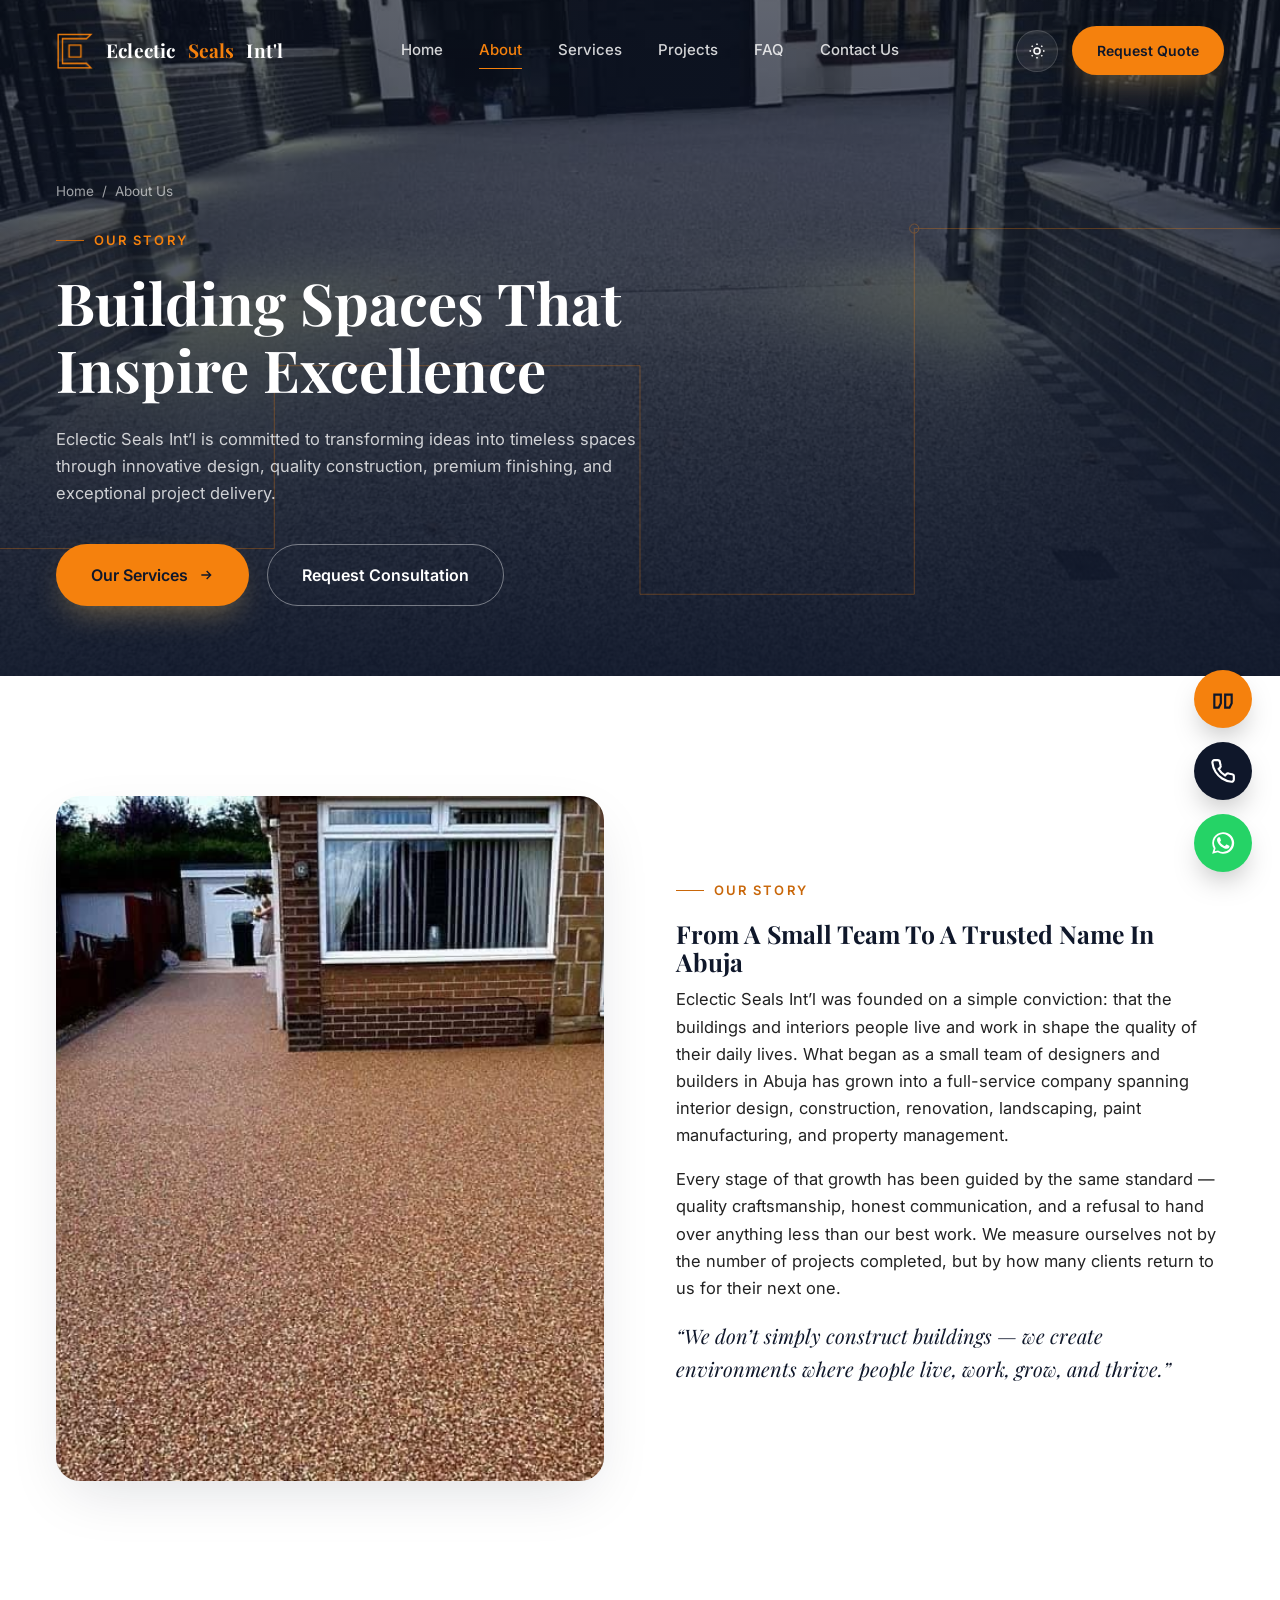
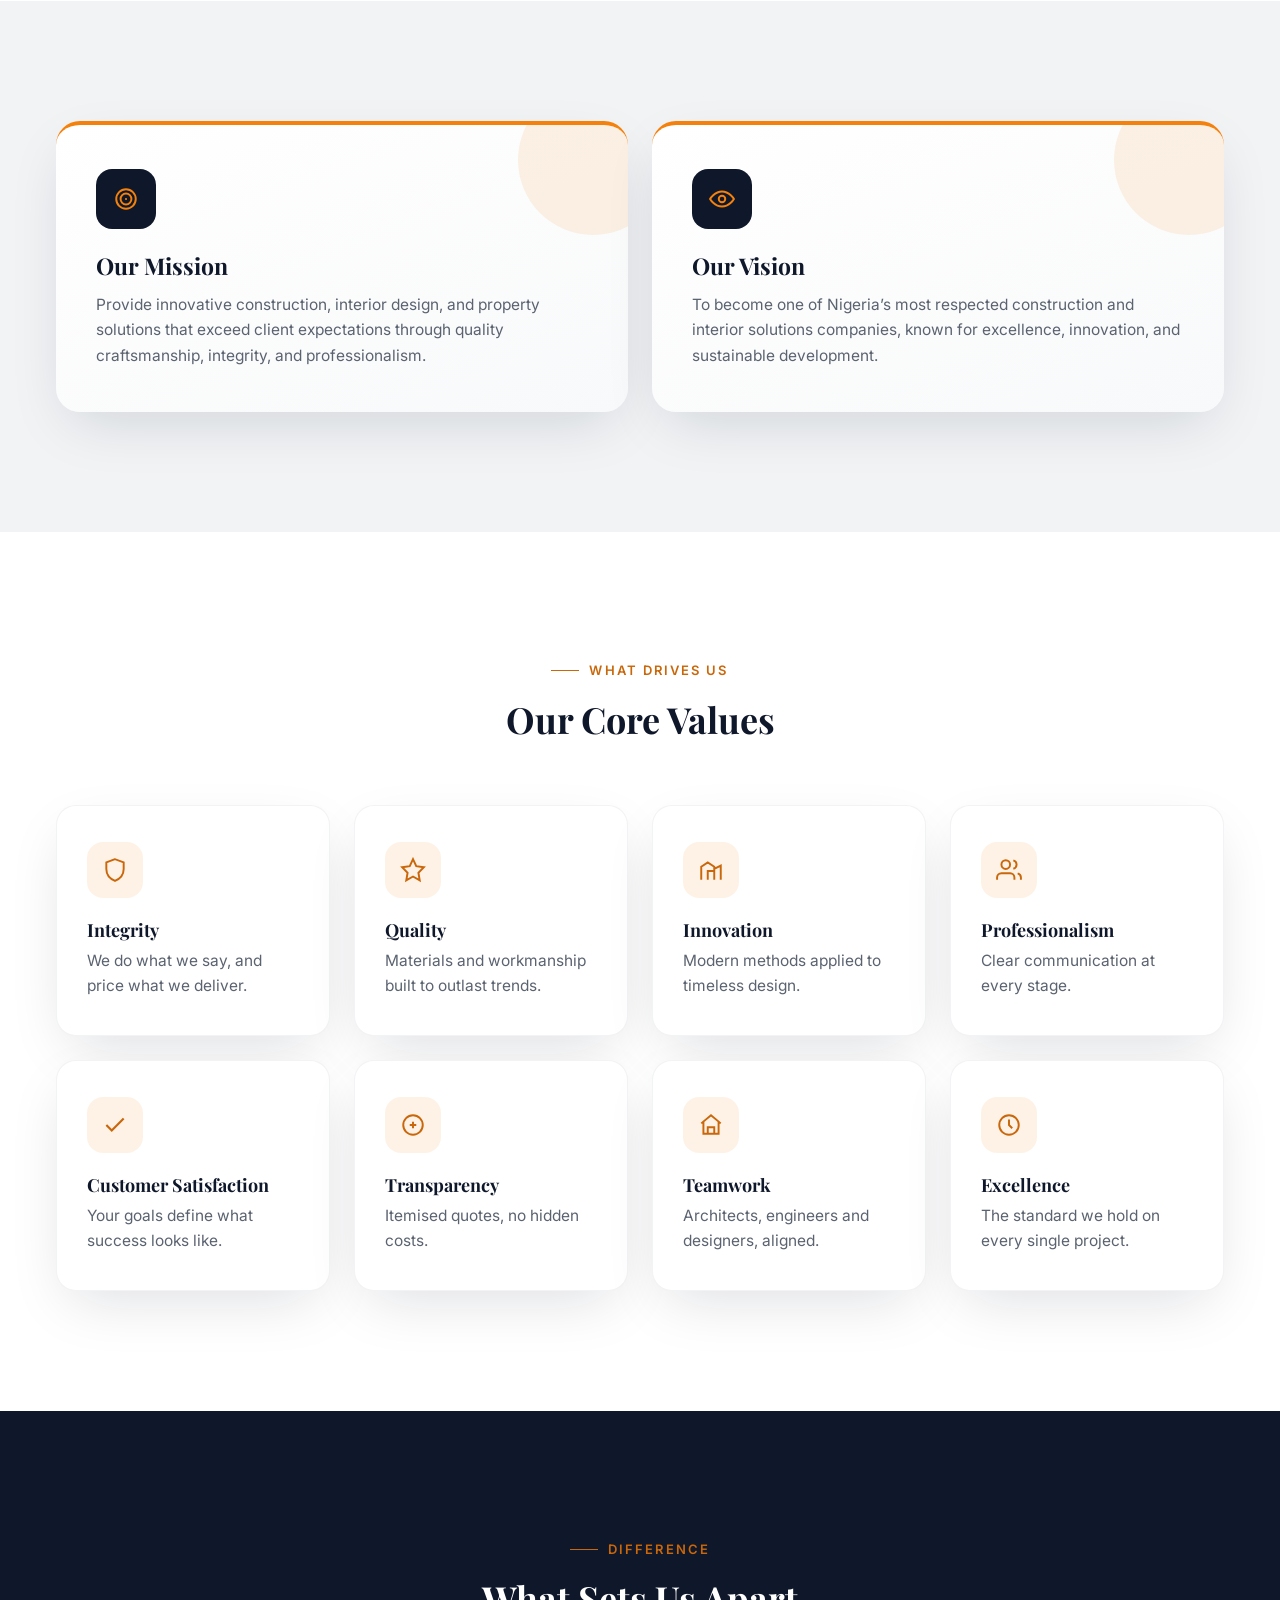
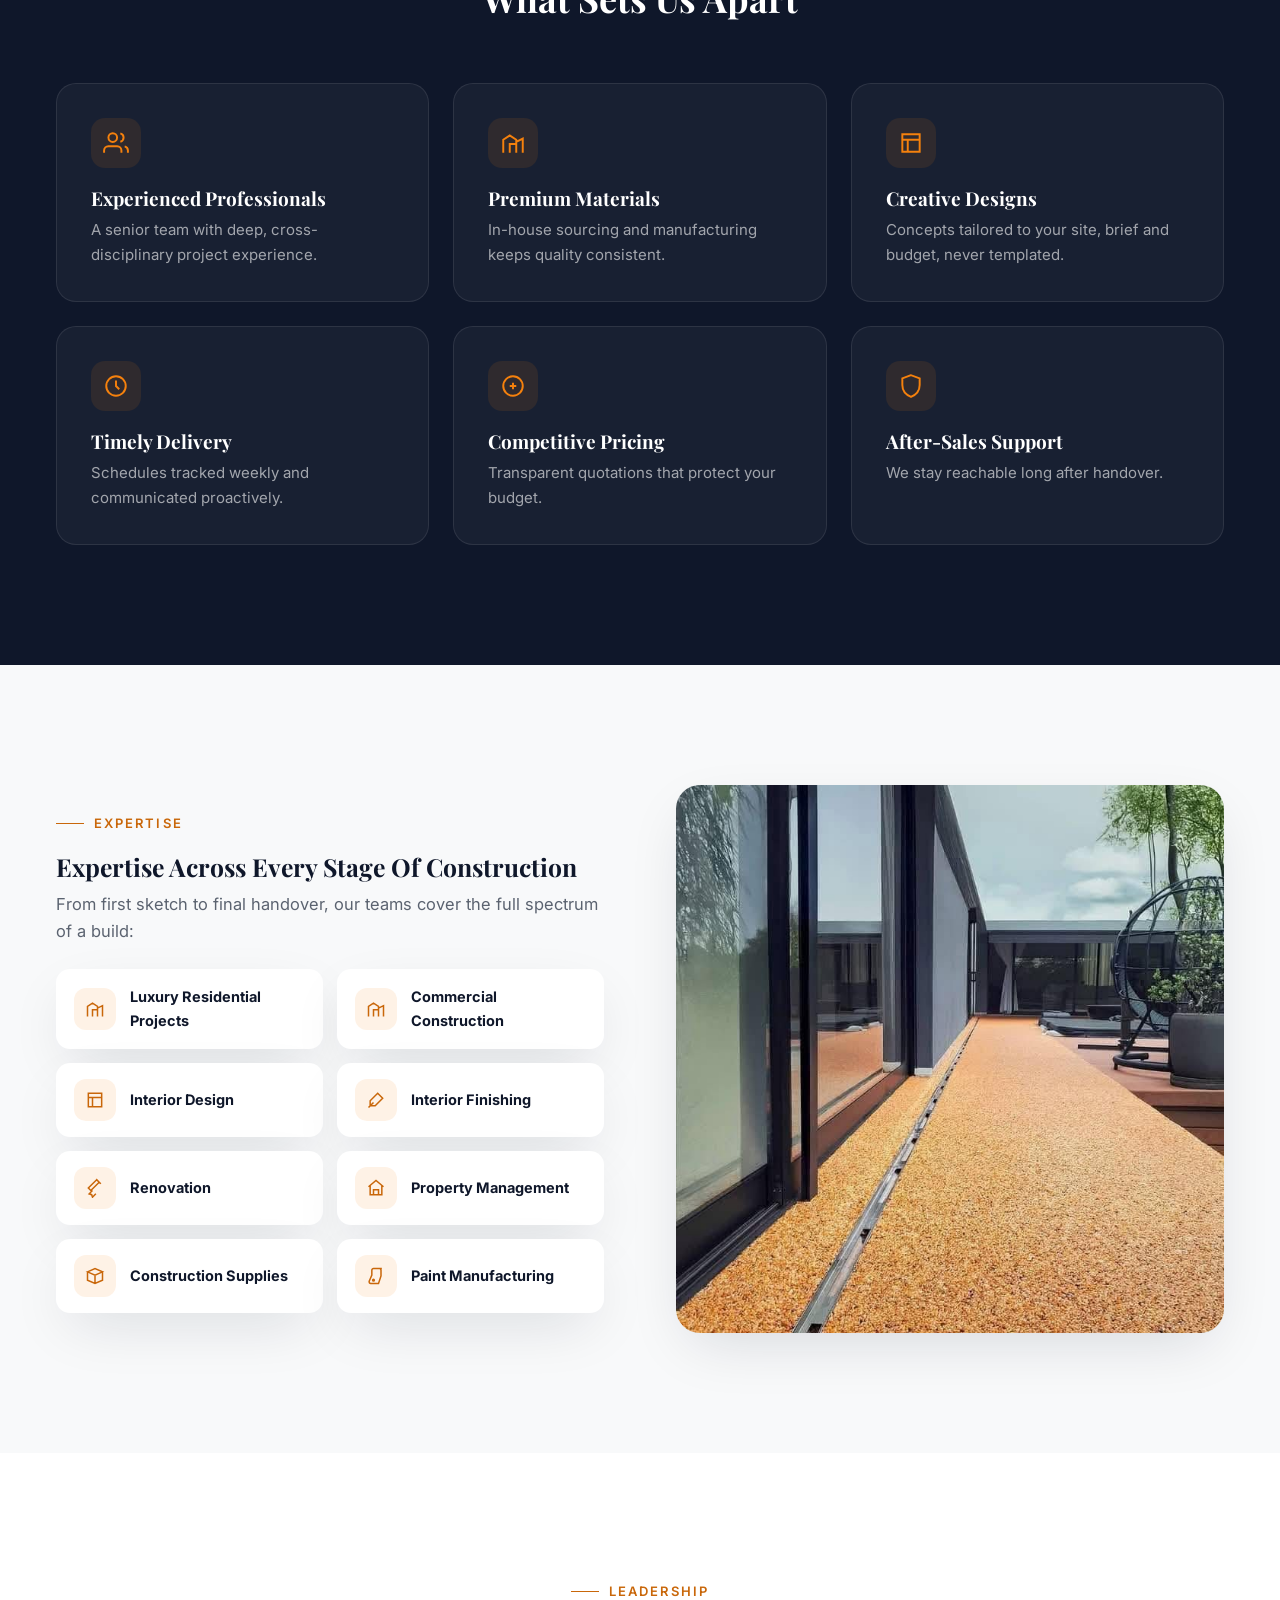
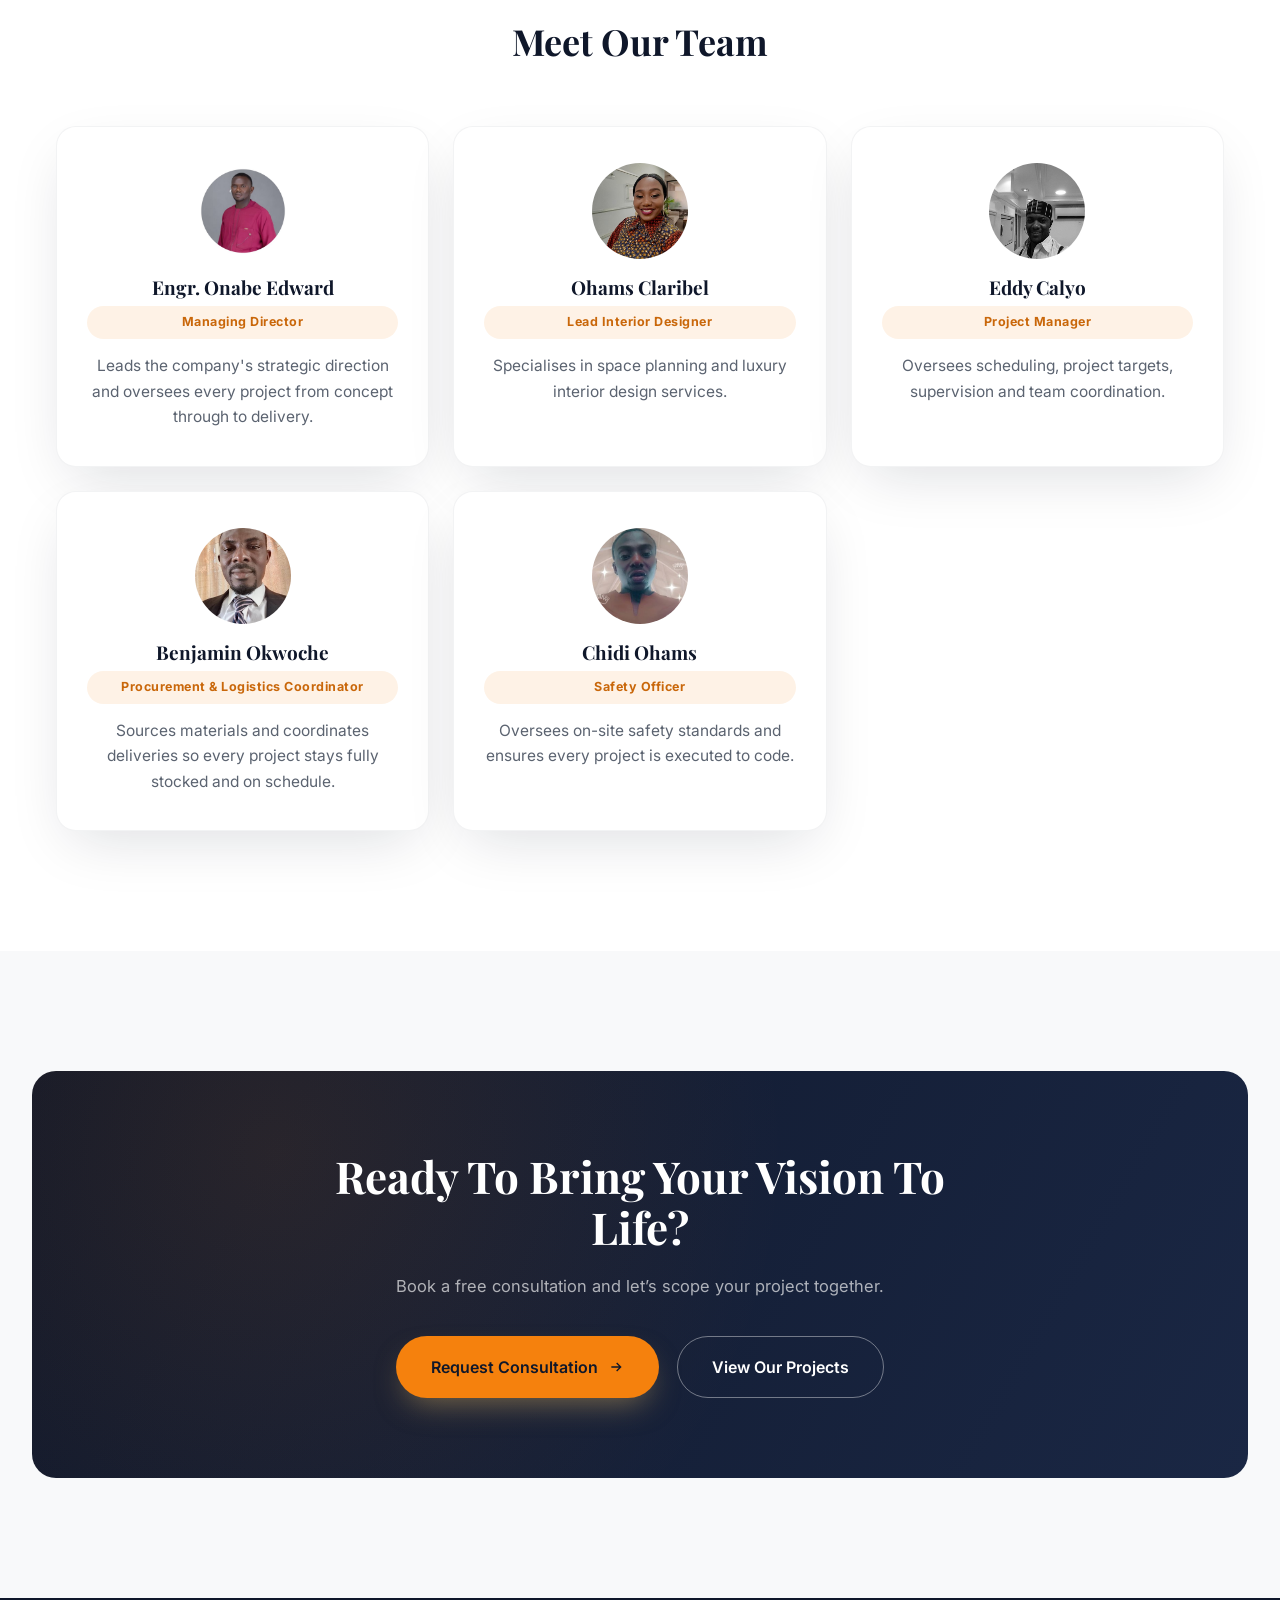
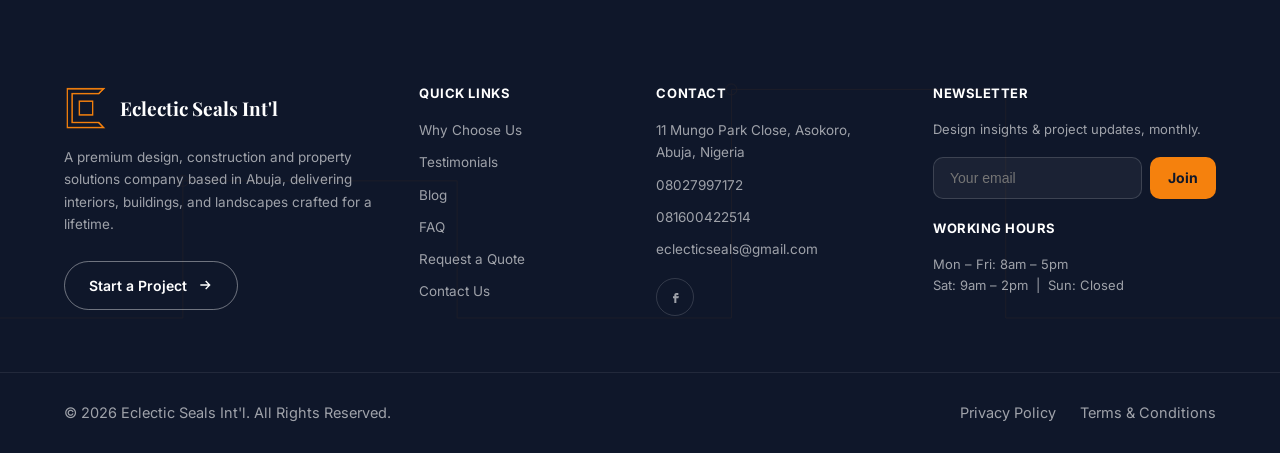
<file: about.html>
<!DOCTYPE html>
<html lang="en">
<head>
<meta charset="UTF-8">
<meta name="viewport" content="width=device-width, initial-scale=1.0">
<title>About Us | Eclectic Seals Int'l — Abuja Construction &amp; Design</title>
<meta name="description" content="Learn how Eclectic Seals Int'l became one of Abuja's trusted names in construction, interior design and property management, and meet the team behind our projects.">
<meta name="keywords" content="about Eclectic Seals, construction company Abuja, interior design company Nigeria">
<link rel="canonical" href="https://www.eclecticseals.com/about">
<meta name="robots" content="index, follow">
<meta property="og:type" content="website">
<meta property="og:title" content="About Us | Eclectic Seals Int'l — Abuja Construction &amp; Design">
<meta property="og:description" content="Learn how Eclectic Seals Int'l became one of Abuja's trusted names in construction, interior design and property management, and meet the team behind our projects.">
<meta property="og:url" content="https://www.eclecticseals.com/about">
<meta property="og:site_name" content="Eclectic Seals Int'l">
<meta name="twitter:card" content="summary_large_image">
<meta name="twitter:title" content="About Us | Eclectic Seals Int'l — Abuja Construction &amp; Design">
<meta name="twitter:description" content="Learn how Eclectic Seals Int'l became one of Abuja's trusted names in construction, interior design and property management, and meet the team behind our projects.">
<link rel="icon" type="image/png" href="images/logo-icon.png">
<link rel="preconnect" href="https://fonts.googleapis.com">
<link rel="preconnect" href="https://fonts.gstatic.com" crossorigin>
<link href="https://fonts.googleapis.com/css2?family=Playfair+Display:wght@600;700;800&family=Inter:wght@400;500;600;700&display=swap" rel="stylesheet">
<style>
/* =========================================================
   ECLECTIC SEALS INT'L — GLOBAL STYLESHEET
   Design system: Deep Navy / Gold / Copper on warm neutrals
   Signature motif: the "seal" — a circular architectural
   mark used for process steps, stat badges and the logo.
   ========================================================= */

:root{
  --navy: #0F172A;
  --navy-soft: #1B2842;
  --gold: #F5810D;
  --copper: #C9670A;
  --white: #FFFFFF;
  --bg: #F8F9FA;
  --charcoal: #222222;
  --light-gray: #F1F3F5;
  --success: #22C55E;

  --gold-10: rgba(245,129,13,0.10);
  --gold-20: rgba(245,129,13,0.20);
  --navy-70: rgba(15,23,42,0.70);
  --navy-85: rgba(15,23,42,0.85);

  --font-display: "Playfair Display", Georgia, serif;
  --font-body: "Inter", -apple-system, BlinkMacSystemFont, sans-serif;

  --container: 1320px;
  --gap: 8px;
  --radius-lg: 24px;
  --radius-md: 20px;
  --radius-sm: 12px;

  --shadow-soft: 0 20px 60px -15px rgba(15,23,42,0.15);
  --shadow-lift: 0 30px 80px -20px rgba(15,23,42,0.28);

  --ease: cubic-bezier(0.22, 1, 0.36, 1);
  --dur: 0.6s;
}

*,*::before,*::after{ box-sizing: border-box; }
html{ scroll-behavior: smooth; }
@media (prefers-reduced-motion: reduce){
  html{ scroll-behavior: auto; }
  *,*::before,*::after{ animation-duration: 0.01ms !important; animation-iteration-count: 1 !important; transition-duration: 0.01ms !important; scroll-behavior: auto !important; }
}

body{
  margin:0;
  font-family: var(--font-body);
  color: var(--charcoal);
  background: var(--white);
  font-size: 16.5px;
  line-height: 1.65;
  -webkit-font-smoothing: antialiased;
  overflow-x: hidden;
}

h1,h2,h3,h4,.font-display{ font-family: var(--font-display); color: var(--navy); margin: 0 0 0.4em; line-height: 1.15; font-weight: 700; }
p{ margin: 0 0 1em; }
a{ color: inherit; text-decoration: none; }
img{ max-width: 100%; display: block; }
ul{ margin:0; padding:0; list-style:none; }
button{ font-family: inherit; cursor: pointer; }

::selection{ background: var(--gold-20); color: var(--navy); }

:focus-visible{ outline: 3px solid var(--gold); outline-offset: 3px; }

.container{ max-width: var(--container); margin: 0 auto; padding: 0 56px; }
@media (max-width: 720px){ .container{ padding: 0 24px; } }
.grid-12{ display: grid; grid-template-columns: repeat(12,1fr); gap: 32px; }

.section{ padding: 120px 0; position: relative; }
.section--tight{ padding: 80px 0; }
.section--dark{ background: var(--navy); color: rgba(255,255,255,0.85); }
.section--dark h1,.section--dark h2,.section--dark h3{ color: var(--white); }
.section--light{ background: var(--light-gray); }
.section--bg{ background: var(--bg); }

.eyebrow{
  display:inline-flex; align-items:center; gap:10px;
  font-family: var(--font-body); font-size: 13px; letter-spacing: 0.16em; text-transform: uppercase;
  color: var(--copper); font-weight: 600; margin-bottom: 18px;
}
.eyebrow::before{ content:""; width: 28px; height: 1px; background: var(--copper); display:inline-block; }

.section-head{ max-width: 720px; margin-bottom: 64px; }
.section-head.center{ margin-left:auto; margin-right:auto; text-align:center; }
.section-head h2{ font-size: clamp(26px, 3.2vw, 36px); }
.section-head p{ font-size: 16.5px; color: #5b6370; }
.section--dark .section-head p{ color: rgba(255,255,255,0.65); }

/* ---------- Buttons ---------- */
.btn{
  position: relative; overflow: hidden;
  display:inline-flex; align-items:center; justify-content:center; gap:10px;
  padding: 17px 34px; border-radius: 100px; font-size:16px; font-weight:600;
  border: 1px solid transparent; transition: transform 0.35s var(--ease), box-shadow 0.35s var(--ease), background 0.35s var(--ease), color .35s var(--ease);
  white-space: nowrap;
}
.btn-primary{ background: var(--gold); color: var(--navy); box-shadow: 0 14px 30px -10px rgba(200,164,93,0.55); }
.btn-primary:hover{ transform: translateY(-3px); box-shadow: 0 20px 40px -10px rgba(200,164,93,0.65); }
.btn-outline{ background: transparent; color: var(--white); border-color: rgba(255,255,255,0.4); }
.btn-outline:hover{ background: rgba(255,255,255,0.12); transform: translateY(-3px); border-color: var(--white); }
.btn-outline-dark{ background: transparent; color: var(--navy); border-color: rgba(15,23,42,0.25); }
.btn-outline-dark:hover{ background: var(--navy); color: var(--white); transform: translateY(-3px); }
.btn-sm{ padding: 12px 24px; font-size: 14px; }
.btn svg{ width:16px; height:16px; transition: transform 0.3s var(--ease); }
.btn:hover svg{ transform: translateX(4px); }
.btn .ripple{ position:absolute; border-radius:50%; background: rgba(255,255,255,0.5); transform: scale(0); animation: ripple 0.6s linear; pointer-events:none; }
@keyframes ripple{ to{ transform: scale(3); opacity:0; } }
.btn-group{ display:flex; gap:18px; flex-wrap:wrap; }

/* ---------- Page loader ---------- */
#page-loader{ position:fixed; inset:0; background: var(--navy); z-index: 9999; display:flex; align-items:center; justify-content:center; transition: opacity 0.6s var(--ease), visibility 0.6s; }
#page-loader.loaded{ opacity:0; visibility:hidden; }
.loader-seal{ width:64px; height:64px; border-radius:50%; border: 2px solid var(--gold-20); border-top-color: var(--gold); animation: spin 1s linear infinite; }
@keyframes spin{ to{ transform: rotate(360deg); } }

/* ---------- Scroll progress ---------- */
#scroll-progress{ position:fixed; top:0; left:0; height:3px; background: linear-gradient(90deg, var(--gold), var(--copper)); z-index: 1001; width:0%; }

/* ---------- Nav ---------- */
.site-nav{
  position: fixed; top:0; left:0; right:0; z-index: 1000;
  padding: 26px 0; transition: padding 0.4s var(--ease), background 0.4s var(--ease), box-shadow 0.4s var(--ease);
}
.site-nav.scrolled{
  padding: 14px 0; background: rgba(15,23,42,0.72); backdrop-filter: blur(16px) saturate(140%); -webkit-backdrop-filter: blur(16px) saturate(140%);
  box-shadow: 0 10px 40px -20px rgba(0,0,0,0.4);
}
.nav-inner{ display:flex; align-items:center; justify-content:space-between; gap:24px; }
.brand{ display:flex; align-items:center; gap:12px; font-family: var(--font-display); font-weight:700; font-size:19px; color: var(--white); letter-spacing: 0.01em; }
.brand .seal-mark{ width:38px; height:38px; flex-shrink:0; object-fit:contain; }
.brand span{ color: var(--gold); }
.nav-links{ display:flex; align-items:center; gap:36px; }
.nav-links a{ color: rgba(255,255,255,0.82); font-size: 15px; font-weight:500; position:relative; padding: 6px 0; }
.nav-links a::after{ content:""; position:absolute; left:0; bottom:0; width:0; height:1px; background: var(--gold); transition: width 0.35s var(--ease); }
.nav-links a:hover::after, .nav-links a.active::after{ width:100%; }
.nav-links a.active{ color: var(--gold); }
.nav-cta{ display:flex; align-items:center; gap:14px; }
.nav-toggle{ display:none; }
.mega-panel{
  position:absolute; top: 100%; left:0; right:0; margin-top: 18px;
  background: rgba(15,23,42,0.96); backdrop-filter: blur(20px);
  border-radius: var(--radius-md); padding: 32px; box-shadow: var(--shadow-lift);
  opacity:0; visibility:hidden; transform: translateY(-10px);
  transition: opacity 0.35s var(--ease), transform 0.35s var(--ease), visibility 0.35s;
  display:grid; grid-template-columns: repeat(4,1fr); gap: 8px 24px;
}
.nav-item{ position: relative; }
.nav-item:hover .mega-panel, .mega-panel:hover{ opacity:1; visibility:visible; transform: translateY(0); }
.mega-panel a{ display:block; padding: 10px 12px; border-radius: 10px; font-size:14px; color: rgba(255,255,255,0.75); }
.mega-panel a:hover{ background: rgba(255,255,255,0.06); color: var(--gold); }
.mega-panel a::after{ display:none; }

.mobile-toggle{ display:none; width:44px; height:44px; border-radius:50%; background: rgba(255,255,255,0.08); border:1px solid rgba(255,255,255,0.15); align-items:center; justify-content:center; }
.mobile-toggle span, .mobile-toggle span::before, .mobile-toggle span::after{ content:""; display:block; width:18px; height:2px; background: var(--white); position:relative; transition: all 0.3s var(--ease); }
.mobile-toggle span::before{ position:absolute; top:-6px; }
.mobile-toggle span::after{ position:absolute; top:6px; }
.mobile-toggle.open span{ background: transparent; }
.mobile-toggle.open span::before{ top:0; transform: rotate(45deg); background: var(--gold); }
.mobile-toggle.open span::after{ top:0; transform: rotate(-45deg); background: var(--gold); }

.mobile-menu{
  position: fixed; inset:0; background: var(--navy); z-index: 999;
  display:flex; flex-direction: column; justify-content:center; padding: 100px 40px 40px;
  transform: translateY(-100%); transition: transform 0.5s var(--ease), visibility 0.5s;
  overflow-y: auto; visibility: hidden; pointer-events: none;
}
.mobile-menu.open{ transform: translateY(0); visibility: visible; pointer-events: auto; }
.mobile-menu a{ font-family: var(--font-display); font-size: clamp(20px, 4vw, 32px); color: var(--white); padding: 10px 0; border-bottom: 1px solid rgba(255,255,255,0.08); flex-shrink:0; }
.mobile-menu a:hover{ color: var(--gold); }

/* ---------- Hero ---------- */
.hero{ position:relative; min-height: 100vh; display:flex; align-items:center; color: var(--white); overflow:hidden; background: var(--navy); padding: 60px 0 70px; }
.hero-bg{ position:absolute; inset:0; background-size: cover; background-position:center; }
.hero-bg::after{ content:""; position:absolute; inset:0; background: linear-gradient(180deg, rgba(15,23,42,0.55) 0%, rgba(15,23,42,0.78) 60%, rgba(15,23,42,0.95) 100%); }
.hero-lines{ position:absolute; inset:0; opacity:0.35; pointer-events:none; }
.hero-content{ position:relative; z-index:2; padding-top: 150px; width:100%; margin-left:0; margin-right:0; }
.hero h1{ color: var(--white); font-size: clamp(34px, 4.6vw, 58px); max-width: 720px; font-weight:700; }
.hero h1 em{ font-style: normal; color: var(--gold); }
.hero p.lead{ max-width: 620px; font-size: 16.5px; color: rgba(255,255,255,0.78); margin-bottom: 36px; }
.hero-badges{ display:flex; flex-wrap:wrap; align-items:center; gap:14px; margin-top: 48px; }
.hero-badge{ display:flex; align-items:center; gap:10px; padding: 12px 20px; border-radius: 100px; background: rgba(255,255,255,0.07); border: 1px solid rgba(255,255,255,0.14); backdrop-filter: blur(10px); font-size: 14px; color: rgba(255,255,255,0.85); }
.hero-badges-label{
  position:relative; font-weight:800; color: var(--white); font-size:15px; letter-spacing:0.04em; text-transform:uppercase; margin-right:10px;
  padding-bottom:12px;
}
.hero-badges-label::after{
  content:"";
  position:absolute; left:0; bottom:0; width:100%; height:8px;
  background-image: url("data:image/svg+xml,%3Csvg xmlns='http://www.w3.org/2000/svg' viewBox='0 0 120 10' preserveAspectRatio='none'%3E%3Cpath d='M0 6 Q 10 0, 20 6 T 40 6 T 60 6 T 80 6 T 100 6 T 120 6' stroke='%23F5810D' stroke-width='2.4' fill='none' stroke-linecap='round'/%3E%3C/svg%3E");
  background-repeat: no-repeat;
  background-size: 100% 100%;
}
.hero-list{ list-style:none; display:grid; grid-template-columns: 1fr 1fr; gap:9px 28px; max-width:560px; margin: 0 0 32px; padding:0; }
.hero-list li{ position:relative; padding-left:20px; color:rgba(255,255,255,0.82); font-size:15px; }
.hero-list li::before{ content:""; position:absolute; left:0; top:8px; width:7px; height:7px; border-radius:50%; background: var(--gold); }
@media (max-width: 560px){ .hero-list{ grid-template-columns: 1fr; } }
.hero-badge svg{ width:16px; height:16px; color: var(--gold); flex-shrink:0; }

.hero--page{ min-height: 68vh; }
.hero--page .hero-content{ padding-top: 120px; }

/* ---------- Reveal animations ---------- */
.reveal{ opacity:0; transform: translateY(36px); transition: opacity 0.9s var(--ease), transform 0.9s var(--ease); }
.reveal.in{ opacity:1; transform: translateY(0); }
.reveal-left{ opacity:0; transform: translateX(-44px); transition: opacity 0.9s var(--ease), transform 0.9s var(--ease); }
.reveal-left.in{ opacity:1; transform: translateX(0); }
.reveal-right{ opacity:0; transform: translateX(44px); transition: opacity 0.9s var(--ease), transform 0.9s var(--ease); }
.reveal-right.in{ opacity:1; transform: translateX(0); }
.reveal-scale{ opacity:0; transform: scale(0.92); transition: opacity 0.9s var(--ease), transform 0.9s var(--ease); }
.reveal-scale.in{ opacity:1; transform: scale(1); }
.stagger.in > *{ transition-delay: calc(var(--i, 0) * 0.09s); }

/* ---------- Intro split ---------- */
.split{ display:grid; grid-template-columns: 1fr 1fr; gap: 72px; align-items:center; }
.split-media{ position:relative; border-radius: var(--radius-lg); overflow:hidden; aspect-ratio: 4/5; box-shadow: var(--shadow-soft); }
.split-media img{ width:100%; height:100%; object-fit:cover; transition: transform 1.2s var(--ease); }
.split-media:hover img{ transform: scale(1.06); }

/* ---------- Bento / cards ---------- */
.bento{ display:grid; grid-template-columns: repeat(3, 1fr); gap: 24px; }
.card{ background: var(--white); border-radius: var(--radius-md); padding: 36px 30px; box-shadow: var(--shadow-soft); transition: transform 0.45s var(--ease), box-shadow 0.45s var(--ease); border: 1px solid rgba(15,23,42,0.05); display:flex; flex-direction:column; }
.card:hover{ transform: translateY(-10px); box-shadow: var(--shadow-lift); }
.icon{ width:56px; height:56px; border-radius:16px; background: var(--gold-10); display:flex; align-items:center; justify-content:center; color: var(--copper); }
.icon svg{ width:26px; height:26px; }
.card .icon{ width:56px; height:56px; border-radius: 16px; background: var(--gold-10); display:flex; align-items:center; justify-content:center; margin-bottom: 22px; color: var(--copper); }
.card .icon svg{ width:26px; height:26px; }
.card h3{ font-size:18.5px; }
.card p{ color:#5b6370; font-size:15.5px; margin-bottom: 14px; }
.card ul{ margin-bottom: 18px; flex-grow:1; }
.card ul li{ font-size:14.5px; color:#5b6370; padding: 4px 0 4px 20px; position:relative; }
.card ul li::before{ content:""; position:absolute; left:0; top:13px; width:8px; height:1px; background: var(--copper); }
.card .learn{
  font-size:13.5px; font-weight:700; color: var(--navy); display:inline-flex; align-items:center; justify-content:center; gap:8px;
  padding: 12px 20px; border-radius: 100px; background: var(--gold-10); border: 1px solid transparent;
  transition: all 0.35s var(--ease); align-self:flex-start; margin-top:auto;
}
.card:hover .learn{ background: var(--gold); color: var(--navy); }
.card .learn svg{ width:14px; height:14px; transition: transform 0.3s var(--ease); }
.card:hover .learn svg{ transform: translateX(4px); }

.feature-dark{ background: rgba(255,255,255,0.04); border:1px solid rgba(255,255,255,0.09); border-radius: var(--radius-md); padding: 34px; transition: border-color 0.4s var(--ease), transform 0.4s var(--ease); }
.feature-dark:hover{ border-color: var(--gold); transform: translateY(-6px); }
.feature-dark .icon{ width:50px; height:50px; border-radius:14px; background: var(--gold-10); display:flex; align-items:center; justify-content:center; color: var(--gold); margin-bottom: 20px; }
.service-block > .icon{ width:56px; height:56px; border-radius:16px; background: var(--gold-10); display:flex; align-items:center; justify-content:center; color: var(--copper); }
.service-block > .icon svg{ width:26px; height:26px; }
.feature-dark h3{ color: var(--white); font-size: 19px; }
.feature-dark p{ color: rgba(255,255,255,0.6); font-size: 15px; margin:0; }

.grid-2{ display:grid; grid-template-columns: repeat(2,1fr); gap:24px; }
.grid-3{ display:grid; grid-template-columns: repeat(3,1fr); gap:24px; }
.grid-4{ display:grid; grid-template-columns: repeat(4,1fr); gap:24px; }
.grid-6{ display:grid; grid-template-columns: repeat(6,1fr); gap:20px; }

/* ---------- Seal / process markers (signature element) ---------- */
.seal{
  width:64px; height:64px; border-radius:50%;
  border: 1.5px solid var(--gold); position:relative;
  display:flex; align-items:center; justify-content:center;
  flex-shrink:0; background: var(--white);
}
.seal::before{ content:""; position:absolute; inset:6px; border:1px solid var(--gold-20); border-radius:50%; }
.seal span{ font-family: var(--font-display); font-weight:700; color: var(--navy); font-size:18px; }
.section--dark .seal{ background: transparent; }
.section--dark .seal span{ color: var(--gold); }

.process-track{ position:relative; display:grid; grid-auto-flow:column; grid-auto-columns: 1fr; gap: 20px; }
.process-track::before{ content:""; position:absolute; top:32px; left:0; right:0; height:1px; background: linear-gradient(90deg, transparent, var(--gold-20) 10%, var(--gold-20) 90%, transparent); }
.process-step{ text-align:center; position:relative; }
.process-step .seal{ margin: 0 auto 20px; }
.process-step h4{ color: var(--white); font-size:16px; margin-bottom:8px; }
.process-step p{ color: rgba(255,255,255,0.55); font-size:13.5px; }

/* ---------- Project cards ---------- */
.project-card{ position:relative; border-radius: var(--radius-md); overflow:hidden; aspect-ratio: 4/3.1; box-shadow: var(--shadow-soft); }
.project-card img{ width:100%; height:100%; object-fit:cover; transition: transform 1s var(--ease); }
.project-card:hover img{ transform: scale(1.08); }
.project-card::after{ content:""; position:absolute; inset:0; background: linear-gradient(0deg, rgba(6,10,20,0.97) 0%, rgba(6,10,20,0.75) 32%, rgba(6,10,20,0.25) 62%, transparent 82%); }
.project-info{ position:absolute; left:0; right:0; bottom:0; padding: 26px; z-index:2; color: var(--white); transform: translateY(14px); transition: transform 0.5s var(--ease); }
.project-card:hover .project-info{ transform: translateY(0); }
.project-tag{ font-size:12px; letter-spacing:0.1em; text-transform:uppercase; color: var(--gold); margin-bottom:8px; display:block; }
.project-info h3{ color: var(--white); font-size:19px; margin-bottom:6px; }
.project-info .loc{ font-size:13.5px; color: rgba(255,255,255,0.7); margin-bottom:14px; }
.project-info a{ font-size:13.5px; font-weight:600; display:inline-flex; align-items:center; gap:6px; color: var(--white); border-bottom: 1px solid var(--gold); padding-bottom:2px; white-space:nowrap; }

.masonry{ column-count: 3; column-gap: 24px; }
.masonry .project-card{ break-inside: avoid; margin-bottom: 24px; }
.masonry .project-card:nth-child(3n+1){ aspect-ratio: 4/5; }
.masonry .project-card:nth-child(3n+2){ aspect-ratio: 4/3; }

.gallery-img{ border-radius: var(--radius-md); overflow:hidden; box-shadow: var(--shadow-soft); break-inside: avoid; margin-bottom: 24px; }
.gallery-img img{ width:100%; height:auto; display:block; transition: transform 0.7s var(--ease); }
.gallery-img:hover img{ transform: scale(1.05); }

/* ---------- Blog feed ---------- */
.blog-feed{ max-width: 800px; margin: 0 auto; display:flex; flex-direction:column; gap: 8px; }
.blog-post{ background: var(--white); border-radius: var(--radius-lg); padding: 36px 40px; box-shadow: var(--shadow-soft); margin-bottom: 28px; }
.blog-post-header{ display:flex; align-items:center; gap:16px; margin-bottom:14px; flex-wrap:wrap; }
.blog-post-date{ font-size:13px; color:#8a9099; }
.blog-post h2{ font-size:23px; margin-bottom:14px; }
.blog-post-body-text{ color:#5b6370; font-size:15.5px; line-height:1.7; margin-bottom: 20px; }
.blog-media-grid{ display:grid; grid-template-columns: repeat(3, 1fr); gap:10px; }
.blog-media-grid--1{ grid-template-columns: 1fr; }
.blog-media-grid--2{ grid-template-columns: 1fr 1fr; }
.blog-media-thumb{ border-radius:12px; overflow:hidden; aspect-ratio: 4/3; cursor:pointer; position:relative; }
.blog-media-thumb img{ width:100%; height:100%; object-fit:cover; transition: transform 0.5s var(--ease); }
.blog-media-thumb:hover img{ transform: scale(1.06); }
.blog-video{ grid-column: 1 / -1; border-radius:12px; overflow:hidden; aspect-ratio:16/9; background:#000; }
.blog-video iframe, .blog-video video{ width:100%; height:100%; border:0; display:block; }
@media (max-width: 640px){
  .blog-post{ padding:26px 22px; }
  .blog-media-grid, .blog-media-grid--2, .blog-media-grid--3, .blog-media-grid--4{ grid-template-columns: repeat(2,1fr); }
}

.filter-bar{ display:flex; flex-wrap:wrap; gap:12px; margin-bottom: 48px; }
.filter-btn{ padding: 10px 22px; border-radius: 100px; border: 1px solid rgba(15,23,42,0.15); background: transparent; font-size:14px; font-weight:600; color: var(--navy); transition: all 0.3s var(--ease); }
.filter-btn.active, .filter-btn:hover{ background: var(--navy); color: var(--white); border-color: var(--navy); }

/* ---------- Testimonials ---------- */
.testi-track{ position:relative; overflow:hidden; }
.testi-slides{ display:flex; transition: transform 0.7s var(--ease); }
.testi-slide{ min-width:100%; padding: 8px; }
.testi-card{ background: var(--white); border-radius: var(--radius-lg); padding: 48px; box-shadow: var(--shadow-soft); max-width: 760px; margin:0 auto; text-align:center; }
.testi-card .stars{ color: var(--gold); font-size:18px; letter-spacing:4px; margin-bottom: 20px; }
.testi-card p.quote{ font-family: var(--font-display); font-size: 20px; color: var(--navy); line-height:1.5; margin-bottom: 28px; }
.testi-person{ display:flex; align-items:center; justify-content:center; gap:14px; }
.testi-person img{ width:52px; height:52px; border-radius:50%; object-fit:cover; }
.avatar-initials{ width:52px; height:52px; border-radius:50%; display:flex; align-items:center; justify-content:center; color:#fff; font-family: var(--font-display); font-weight:700; font-size:17px; flex-shrink:0; }
.testi-person .name{ font-weight:700; color: var(--navy); font-size:15px; }
.testi-person .role{ font-size:13px; color:#5b6370; }
.testi-dots{ display:flex; justify-content:center; gap:10px; margin-top: 32px; }
.testi-dots button{ width:9px; height:9px; border-radius:50%; background: rgba(15,23,42,0.15); border:none; padding:0; }
.testi-dots button.active{ background: var(--gold); width:26px; border-radius:6px; }

.contact-info-row{ display:flex; align-items:flex-start; gap:16px; margin-bottom:22px; }
.contact-info-row .icon{ width:44px; height:44px; border-radius:12px; background: var(--gold-10); color: var(--copper); display:flex; align-items:center; justify-content:center; flex-shrink:0; }
.contact-info-row .icon svg{ width:20px; height:20px; }
.contact-info-row strong{ display:block; color: var(--navy); font-size:15px; margin-bottom:4px; }
.contact-info-row div div{ color:#5b6370; font-size:14.5px; line-height:1.6; }
.contact-info-row div div svg{ width:14px; height:14px; vertical-align:-2px; color: var(--copper); }

.mv-card{
  background: linear-gradient(160deg, #ffffff 0%, var(--bg) 100%);
  border-radius: var(--radius-lg); padding: 44px 40px; box-shadow: var(--shadow-soft);
  position:relative; overflow:hidden; border-top: 4px solid var(--gold);
  transition: transform 0.4s var(--ease), box-shadow 0.4s var(--ease);
}
.mv-card::after{ content:""; position:absolute; top:-40px; right:-40px; width:150px; height:150px; border-radius:50%; background: var(--gold-10); }
.mv-card:hover{ transform: translateY(-8px); box-shadow: var(--shadow-lift); }
.mv-icon{ position:relative; z-index:1; width:60px; height:60px; border-radius:16px; background: var(--navy); color: var(--gold); display:flex; align-items:center; justify-content:center; margin-bottom:24px; }
.mv-icon svg{ width:26px; height:26px; }
.mv-card h3{ position:relative; z-index:1; font-size:23px; margin-bottom:12px; }
.mv-card p{ position:relative; z-index:1; color:#5b6370; font-size:15.5px; margin:0; }

.service-block{ max-width: 880px; }
.service-bullets{ display:grid; grid-template-columns: 1fr 1fr; column-gap: 32px; row-gap: 2px; margin: 22px 0 28px; }
.service-bullet{ display:flex; align-items:center; gap:10px; padding: 7px 0; font-size:15px; color:var(--navy); font-weight:600; }
.service-bullet .tick{ display:inline-flex; width:16px; height:16px; color: var(--gold); flex-shrink:0; }
@media (max-width: 720px){ .service-bullets{ grid-template-columns: 1fr; } }

.expertise-grid{ display:grid; grid-template-columns: 1fr 1fr; gap:14px; }
.expertise-item{
  display:flex; align-items:center; gap:14px; padding: 16px 18px; background: var(--white);
  border-radius: 14px; box-shadow: var(--shadow-soft); transition: transform 0.35s var(--ease), box-shadow 0.35s var(--ease);
}
.expertise-item:hover{ transform: translateY(-4px); box-shadow: var(--shadow-lift); }
.expertise-item .icon{ width:42px; height:42px; border-radius:12px; flex-shrink:0; }
.expertise-item .icon svg{ width:20px; height:20px; }
.expertise-item span{ font-weight:700; color: var(--navy); font-size:14.5px; }
@media (max-width: 720px){ .expertise-grid{ grid-template-columns: 1fr; } }

.spotlight-grid{ display:grid; grid-template-columns: 1fr 1fr; gap:16px; }
.spotlight-item{ display:flex; align-items:flex-start; gap:14px; padding: 18px; background: var(--white); border-radius:14px; box-shadow: var(--shadow-soft); }
.spotlight-item .icon{ width:42px; height:42px; border-radius:12px; flex-shrink:0; }
.spotlight-item .icon svg{ width:19px; height:19px; }
.spotlight-item strong{ display:block; color: var(--navy); font-size:14px; margin-bottom:3px; }
.spotlight-item span{ color:#5b6370; font-size:14px; }

/* ---------- Project gallery cards ---------- */
.project-card[data-gallery]{ cursor: pointer; }
.gallery-badge{
  position:absolute; top:16px; right:16px; z-index:3;
  background: rgba(9,14,26,0.75); backdrop-filter: blur(6px);
  color:#fff; font-size:12.5px; font-weight:700; padding:7px 13px; border-radius:100px;
  display:flex; align-items:center; gap:6px;
}
.gallery-badge svg{ width:14px; height:14px; }
.project-info .view-gallery{ font-size:13.5px; font-weight:600; display:inline-flex; align-items:center; gap:6px; color: var(--white); border-bottom: 1px solid var(--gold); padding-bottom:2px; white-space:nowrap; }

/* ---------- Before / After frames ---------- */
.ba-frame{ position:relative; border-radius: var(--radius-md); overflow:hidden; box-shadow: var(--shadow-soft); aspect-ratio: 4/3.2; }
.ba-frame img{ width:100%; height:100%; object-fit:cover; }
.ba-tag{ position:absolute; top:16px; left:16px; z-index:2; background: rgba(9,14,26,0.8); color:#fff; font-size:12px; font-weight:700; letter-spacing:0.08em; text-transform:uppercase; padding:7px 14px; border-radius:100px; }
.ba-tag--after{ background: var(--gold); color: var(--navy); }

/* ---------- Lightbox gallery ---------- */
.lightbox{
  position:fixed; inset:0; z-index:2000; background: rgba(6,9,18,0.97);
  display:flex; flex-direction:column; align-items:center; justify-content:center;
  padding: 32px 20px; opacity:0; visibility:hidden; transition: opacity 0.35s ease, visibility 0.35s;
}
.lightbox.open{ opacity:1; visibility:visible; }
.lightbox-stage{ position:relative; max-width:1100px; width:100%; display:flex; flex-direction:column; align-items:center; }
.lightbox-stage img{ max-width:100%; max-height:64vh; object-fit:contain; border-radius:14px; box-shadow:0 30px 90px rgba(0,0,0,0.55); background:#0b1220; }
.lightbox-caption{ margin-top:18px; text-align:center; }
.lightbox-caption h3{ color:#fff; font-size:19px; margin-bottom:4px; }
.lightbox-caption span{ color:rgba(255,255,255,0.5); font-size:13px; letter-spacing:0.05em; }
.lightbox-close{
  position:absolute; top:22px; right:24px; width:44px; height:44px; border-radius:50%;
  background: rgba(255,255,255,0.08); border:1px solid rgba(255,255,255,0.2); color:#fff;
  font-size:24px; line-height:1; cursor:pointer; z-index:5; transition: background 0.3s;
}
.lightbox-close:hover{ background: rgba(255,255,255,0.18); }
.lightbox-nav{
  position:absolute; top:50%; transform:translateY(-50%); width:52px; height:52px; border-radius:50%;
  background: rgba(255,255,255,0.08); border:1px solid rgba(255,255,255,0.2); color:#fff;
  display:flex; align-items:center; justify-content:center; cursor:pointer; z-index:5; font-size:20px;
  transition: background 0.3s;
}
.lightbox-nav:hover{ background: var(--gold); border-color: var(--gold); color: var(--navy); }
.lightbox-prev{ left:16px; }
.lightbox-next{ right:16px; }
.lightbox-thumbs{ display:flex; gap:10px; margin-top:26px; max-width:100%; overflow-x:auto; padding:4px 4px 10px; }
.lightbox-thumbs img{ width:64px; height:64px; object-fit:cover; border-radius:8px; opacity:0.45; cursor:pointer; transition: opacity 0.25s, transform 0.25s; flex-shrink:0; }
.lightbox-thumbs img.active{ opacity:1; box-shadow:0 0 0 2px var(--gold); }
.lightbox-thumbs img:hover{ opacity:0.85; transform: translateY(-2px); }
@media (max-width: 720px){
  .lightbox-nav{ width:42px; height:42px; font-size:16px; }
  .lightbox-prev{ left:6px; }
  .lightbox-next{ right:6px; }
  .lightbox-close{ top:12px; right:14px; width:38px; height:38px; font-size:20px; }
  .lightbox-stage img{ max-height:52vh; }
  .lightbox-thumbs img{ width:50px; height:50px; }
}
@media (max-width: 720px){ .spotlight-grid{ grid-template-columns: 1fr; } }

.testi-marquee{ overflow:hidden; -webkit-mask-image: linear-gradient(90deg, transparent, black 6%, black 94%, transparent); mask-image: linear-gradient(90deg, transparent, black 6%, black 94%, transparent); }
.testi-track-marquee{ display:flex; gap:24px; width:max-content; animation: testi-scroll 42s linear infinite; }
.testi-marquee:hover .testi-track-marquee{ animation-play-state: paused; }
.testi-card-mini{ flex: 0 0 380px; background: var(--white); border-radius: var(--radius-md); padding: 32px; box-shadow: var(--shadow-soft); }
.testi-card-mini .stars{ color: var(--gold); font-size:15px; letter-spacing:3px; margin-bottom: 16px; }
.testi-card-mini .quote{ font-size:15.5px; color:#4a5160; line-height:1.6; margin-bottom: 22px; min-height:110px; }
.testi-card-mini .testi-person{ display:flex; align-items:center; justify-content:flex-start; gap:12px; }
.testi-card-mini .testi-person img{ width:46px; height:46px; border-radius:50%; object-fit:cover; }
.testi-card-mini .avatar-initials{ width:46px; height:46px; font-size:15px; }
.testi-card-mini .testi-person .name{ font-weight:700; color: var(--navy); font-size:14px; }
.testi-card-mini .testi-person .role{ font-size:12.5px; color:#5b6370; }
@keyframes testi-scroll{ from{ transform: translateX(0); } to{ transform: translateX(-50%); } }
@media (max-width: 720px){
  .testi-card-mini{ flex-basis: 300px; }
}

.testi-grid{ columns: 3; column-gap: 24px; }
.testi-mini{ background: var(--white); border-radius: var(--radius-md); padding: 28px; box-shadow: var(--shadow-soft); break-inside: avoid; margin-bottom: 24px; transition: transform 0.4s var(--ease); }
.testi-mini:hover{ transform: translateY(-6px); }

/* ---------- Achievements / counters ---------- */
.achieve-grid{ display:grid; grid-template-columns: repeat(4,1fr); gap: 24px; }
.achieve-item{ text-align:center; padding: 40px 20px; border-radius: var(--radius-md); background: rgba(255,255,255,0.05); border: 1px solid rgba(255,255,255,0.08); }
.achieve-item .num{ font-family: var(--font-display); font-size: 48px; color: var(--gold); font-weight:700; }
.achieve-item .label{ font-size:14px; color: rgba(255,255,255,0.6); margin-top:6px; }

/* ---------- Blog ---------- */
.blog-card{ background: var(--white); border-radius: var(--radius-md); overflow:hidden; box-shadow: var(--shadow-soft); transition: transform 0.4s var(--ease); }
.blog-card:hover{ transform: translateY(-8px); }
.blog-img{ aspect-ratio: 16/10; overflow:hidden; }
.blog-img img{ width:100%; height:100%; object-fit:cover; transition: transform 0.8s var(--ease); }
.blog-card:hover .blog-img img{ transform: scale(1.08); }
.blog-body{ padding: 26px; }
.blog-cat{ font-size:12px; letter-spacing:0.1em; text-transform:uppercase; color: var(--copper); font-weight:600; }
.blog-body h3{ font-size:17.5px; margin: 10px 0; }
.blog-meta{ font-size:13px; color:#8a9099; display:flex; gap:14px; margin-top:16px; }

/* ---------- Forms ---------- */
.form-card{ background: var(--white); border-radius: var(--radius-lg); padding: 48px; box-shadow: var(--shadow-lift); }
.field{ margin-bottom: 22px; }
.field label{ display:block; font-size:14px; font-weight:600; color: var(--navy); margin-bottom:8px; }
.field input, .field select, .field textarea{
  width:100%; padding: 15px 18px; border-radius: 12px; border: 1.5px solid #e2e5ea; font-family: var(--font-body); font-size:15.5px; background: var(--bg); transition: border-color 0.3s, box-shadow 0.3s;
}
.field input:focus, .field select:focus, .field textarea:focus{ border-color: var(--gold); box-shadow: 0 0 0 4px var(--gold-10); outline:none; background: var(--white); }
.field textarea{ resize: vertical; min-height:130px; }
.field.error input, .field.error textarea{ border-color:#e05a4e; }
.field .err-msg{ color:#e05a4e; font-size:13px; margin-top:6px; display:none; }
.field.error .err-msg{ display:block; }
.field .success-check{ color: var(--success); }
.row-2{ display:grid; grid-template-columns: 1fr 1fr; gap:20px; }
.checkbox-row{ display:flex; gap:22px; flex-wrap:wrap; }
.checkbox-row label{ display:flex; align-items:center; gap:8px; font-size:14px; font-weight:500; color: var(--charcoal); }

.steps-indicator{ display:flex; justify-content:space-between; margin-bottom:44px; position:relative; }
.steps-indicator::before{ content:""; position:absolute; top:18px; left:0; right:0; height:2px; background:#e2e5ea; z-index:0; }
.step-dot{ position:relative; z-index:1; display:flex; flex-direction:column; align-items:center; gap:8px; }
.step-dot .circle{ width:38px; height:38px; border-radius:50%; background: var(--white); border:2px solid #e2e5ea; display:flex; align-items:center; justify-content:center; font-weight:700; color:#b0b6bf; font-size:14px; transition: all 0.3s; }
.step-dot.active .circle{ border-color: var(--gold); color: var(--gold); background: var(--gold-10); }
.step-dot.done .circle{ background: var(--gold); border-color: var(--gold); color: var(--navy); }
.step-dot .lbl{ font-size:12.5px; color:#8a9099; font-weight:600; }
.form-step{ display:none; }
.form-step.active{ display:block; }

.confirm-check{ width:88px; height:88px; border-radius:50%; background: var(--gold-10); display:flex; align-items:center; justify-content:center; margin: 0 auto 24px; }
.confirm-check svg{ width:40px; height:40px; color: var(--success); }

/* ---------- Accordion ---------- */
.accordion-item{ border-bottom: 1px solid #e5e7eb; }
.accordion-head{ width:100%; display:flex; justify-content:space-between; align-items:center; gap:20px; padding: 26px 4px; background:none; border:none; text-align:left; font-family: var(--font-display); font-size:19px; color: var(--navy); font-weight:700; }
.accordion-head .plus{ flex-shrink:0; width:32px; height:32px; border-radius:50%; border:1.5px solid var(--gold); display:flex; align-items:center; justify-content:center; transition: transform 0.35s var(--ease); position:relative; }
.accordion-head .plus::before, .accordion-head .plus::after{ content:""; position:absolute; background: var(--gold); }
.accordion-head .plus::before{ width:12px; height:1.5px; }
.accordion-head .plus::after{ width:1.5px; height:12px; transition: transform 0.35s var(--ease); }
.accordion-item.open .plus::after{ transform: scaleY(0); }
.accordion-item.open .plus{ transform: rotate(180deg); }
.accordion-body{ max-height:0; overflow:hidden; transition: max-height 0.4s var(--ease); }
.accordion-body-inner{ padding: 0 4px 26px; color:#5b6370; font-size:15.5px; }
.faq-search-wrap{ max-width:640px; margin: 0 auto 48px; position:relative; }
.faq-search-wrap input{ width:100%; padding: 18px 24px 18px 54px; border-radius:100px; border:1px solid rgba(255,255,255,0.2); background: rgba(255,255,255,0.08); color:var(--white); font-size:16px; backdrop-filter: blur(10px); }
.faq-search-wrap input::placeholder{ color: rgba(255,255,255,0.5); }
.faq-search-wrap svg{ position:absolute; left:22px; top:50%; transform: translateY(-50%); width:18px; height:18px; color: rgba(255,255,255,0.5); }
.faq-search-wrap--light input{ background: var(--bg); border-color:#e2e5ea; color: var(--navy); }
.faq-search-wrap--light input::placeholder{ color:#8a9099; }
.faq-search-wrap--light svg{ color:#8a9099; }

/* ---------- Timeline vertical (project detail) ---------- */
.timeline-v{ position:relative; padding-left: 40px; }
.timeline-v::before{ content:""; position:absolute; left:9px; top:6px; bottom:6px; width:1.5px; background: var(--gold-20); }
.timeline-v-item{ position:relative; padding-bottom: 36px; }
.timeline-v-item::before{ content:""; position:absolute; left:-40px; top:4px; width:19px; height:19px; border-radius:50%; background: var(--white); border:2px solid var(--gold); }

/* ---------- Footer ---------- */
.footer{ background: var(--navy); color: rgba(255,255,255,0.6); position:relative; overflow:hidden; font-size:14.5px; }
.footer .container{ padding-left: 64px; padding-right: 64px; }
@media (max-width: 900px){ .footer .container{ padding-left: 32px; padding-right: 32px; } }
.footer-lines{ position:absolute; inset:0; opacity:0.06; pointer-events:none; }
.footer-top{ padding: 88px 0 56px; position:relative; z-index:1; }
.footer-grid{ display:grid; grid-template-columns: 1.6fr 1fr 1.2fr 1.2fr; gap: 40px; }
.footer h4{ color: var(--white); font-size:13px; font-family: var(--font-body); font-weight:700; letter-spacing:0.04em; text-transform:uppercase; margin-bottom: 18px; }
.footer-brand{ display:flex; align-items:center; gap:12px; font-family: var(--font-display); font-size:19px; color:var(--white); font-weight:700; margin-bottom:16px; }
.footer-brand .seal-mark{ width:44px; height:44px; flex-shrink:0; object-fit:contain; }
.footer p{ font-size:13.5px; }
.footer li{ margin-bottom: 10px; font-size:13.5px; }
.footer a:hover{ color: var(--gold); }
.footer-social{ display:flex; gap:10px; margin-top:18px; flex-wrap:wrap; }
.footer-social a{ width:38px; height:38px; border-radius:50%; border:1px solid rgba(255,255,255,0.15); display:flex; align-items:center; justify-content:center; transition: all 0.3s; }
.footer-social a:hover{ background: var(--gold); border-color: var(--gold); color: var(--navy); transform: translateY(-4px); }
.footer-social svg{ width:16px; height:16px; }
.newsletter-mini{ display:flex; gap:8px; margin-top:16px; }
.newsletter-mini input{ flex:1; padding:12px 16px; border-radius:10px; border:1px solid rgba(255,255,255,0.15); background: rgba(255,255,255,0.05); color:var(--white); font-size:14px; }
.newsletter-mini button{ background: var(--gold); border:none; border-radius:10px; padding: 0 18px; color: var(--navy); font-weight:700; }
.footer-bottom{ border-top: 1px solid rgba(255,255,255,0.08); padding: 28px 0; display:flex; justify-content:space-between; align-items:center; flex-wrap:wrap; gap:12px; position:relative; z-index:1; }
.footer-bottom-links{ display:flex; gap:24px; }
.footer-bottom-links a:hover{ color: var(--gold); }

/* ---------- Floating actions ---------- */
.float-stack{ position:fixed; right:28px; bottom:28px; z-index: 900; display:flex; flex-direction:column; gap:14px; align-items:flex-end; }
.float-btn{ width:58px; height:58px; border-radius:50%; display:flex; align-items:center; justify-content:center; box-shadow: 0 14px 30px -10px rgba(0,0,0,0.35); transition: transform 0.3s var(--ease); border:none; color:var(--white); }
.float-btn:hover{ transform: scale(1.1) translateY(-2px); }
.float-btn svg{ width:26px; height:26px; }
.float-whatsapp{ background: #25D366; }
.float-call{ background: var(--navy); }
.float-quote{ background: var(--gold); color: var(--navy); }
.back-to-top{ width:48px; height:48px; border-radius:50%; background: var(--white); border: 1px solid rgba(15,23,42,0.1); box-shadow: var(--shadow-soft); display:flex; align-items:center; justify-content:center; opacity:0; visibility:hidden; transition: all 0.35s var(--ease); }
.back-to-top.show{ opacity:1; visibility:visible; }
.back-to-top svg{ width:18px; height:18px; color: var(--navy); }

/* ---------- CTA band ---------- */
.cta-band{ background: linear-gradient(120deg, var(--navy) 0%, #1a2744 100%); color:var(--white); border-radius: var(--radius-lg); padding: 80px; text-align:center; position:relative; overflow:hidden; margin: 0 32px; }
.cta-band::before{ content:""; position:absolute; inset:0; background: radial-gradient(circle at 20% 20%, var(--gold-10), transparent 50%); }
.cta-band h2{ color:var(--white); font-size: clamp(30px,4vw,44px); max-width:640px; margin: 0 auto 20px; position:relative; }
.cta-band p{ color: rgba(255,255,255,0.65); max-width:520px; margin: 0 auto 36px; position:relative; }
.cta-band .btn-group{ justify-content:center; position:relative; }

/* ---------- Dark mode ---------- */
body.dark{ background: #0b1220; color: rgba(255,255,255,0.82); }
body.dark .section--bg, body.dark .section--light{ background: #0f1729; }
body.dark h1, body.dark h2, body.dark h3, body.dark h4{ color: var(--white); }
body.dark .card, body.dark .blog-card, body.dark .testi-mini, body.dark .form-card, body.dark .testi-card{ background: #141d33; border-color: rgba(255,255,255,0.06); }
body.dark .card p, body.dark .card ul li{ color: rgba(255,255,255,0.55); }
body.dark .section-head p{ color: rgba(255,255,255,0.55); }
body.dark .field input, body.dark .field select, body.dark .field textarea{ background:#0b1220; border-color: rgba(255,255,255,0.12); color:var(--white); }
body.dark .filter-btn{ border-color: rgba(255,255,255,0.15); color: var(--white); }

.dark-toggle{ width:42px; height:42px; border-radius:50%; background: rgba(255,255,255,0.08); border:1px solid rgba(255,255,255,0.15); display:flex; align-items:center; justify-content:center; color: var(--white); }
.dark-toggle svg{ width:18px; height:18px; }

/* ---------- Utility ---------- */
.text-center{ text-align:center; }
.mt-0{ margin-top:0; } .mb-0{ margin-bottom:0; }
.tag-pill{ display:inline-block; padding:6px 16px; border-radius:100px; background: var(--gold-10); color: var(--copper); font-size:12.5px; font-weight:700; letter-spacing:0.04em; }
.skip-link{ position:absolute; left:-999px; top:0; background:var(--gold); color:var(--navy); padding:14px 22px; z-index:9999; border-radius: 0 0 10px 0; font-weight:700; }
.skip-link:focus{ left:0; }
.breadcrumb{ font-size:13.5px; color: rgba(255,255,255,0.6); display:flex; gap:8px; align-items:center; margin-bottom:20px; }
.breadcrumb a:hover{ color: var(--gold); }

/* ---------- Responsive ---------- */
@media (max-width: 1100px){
  .footer-grid{ grid-template-columns: 1fr 1fr; }
  .bento, .grid-4{ grid-template-columns: repeat(2,1fr); }
  .hero-stats{ grid-template-columns: repeat(2,1fr); }
  .masonry{ column-count:2; }
  .testi-grid{ columns:2; }
  .achieve-grid{ grid-template-columns: repeat(2,1fr); }
}
@media (max-width: 900px){
  .split{ grid-template-columns: 1fr; gap:40px; }
  .nav-links{ display:none; }
  .nav-cta .btn{ display:none; }
  .mobile-toggle{ display:flex; }
  .process-track{ grid-auto-flow: row; grid-template-columns: 1fr; }
  .process-track::before{ display:none; }
  .row-2{ grid-template-columns: 1fr; }
  .cta-band{ padding: 56px 28px; margin: 0 16px; }
}
@media (max-width: 720px){
  body{ font-size:16px; }
  .section{ padding: 80px 0; }
  .grid-3, .grid-4, .bento{ grid-template-columns: 1fr; }
  .masonry{ column-count:1; }
  .testi-grid{ columns:1; }
  .achieve-grid{ grid-template-columns: repeat(2,1fr); }
  .form-card{ padding: 28px; }
  .cta-band{ padding: 44px 22px; }
  .float-stack{ right:16px; bottom:16px; }
  .footer-grid{ grid-template-columns: 1fr; gap: 36px; }
  .newsletter-mini{ flex-wrap: wrap; }
  .newsletter-mini input{ min-width: 0; flex-basis: 100%; }
}

/* ---------- Mobile overflow safeguard (does not affect desktop) ---------- */
@media (max-width: 900px){
  html{ overflow-x: hidden; }
  .footer-grid{ min-width: 0; }
  .footer-grid > div{ min-width: 0; }
}

</style>
<script type="application/ld+json">
{
  "@context": "https://schema.org",
  "@type": "GeneralContractor",
  "name": "Eclectic Seals Int'l",
  "image": "",
  "telephone": "+2348027997172",
  "email": "eclecticseals@gmail.com",
  "address": {
    "@type": "PostalAddress",
    "streetAddress": "11 Mungo Park Close, Asokoro",
    "addressLocality": "Abuja",
    "addressCountry": "NG"
  }
}
</script>
</head>
<body>
<a href="#main" class="skip-link">Skip to main content</a>
<div id="page-loader"><div class="loader-seal" aria-hidden="true"></div></div>
<div id="scroll-progress"></div>
<nav class="site-nav">
  <div class="container nav-inner">
    <a href="/" class="brand"><img class="seal-mark" src="images/logo-icon.png" alt="Eclectic Seals Int'l logo mark" loading="lazy">Eclectic <span>Seals</span> Int'l</a>
    <div class="nav-links">
      <a href="/" class="">Home</a>
<a href="/about" class="active">About</a>
<a href="/services" class="">Services</a>
<a href="/projects" class="">Projects</a>
<a href="/faq" class="">FAQ</a>
<a href="/contact" class="">Contact Us</a>

    </div>
    <div class="nav-cta">
      <button class="dark-toggle" aria-label="Toggle dark mode"><svg viewBox="0 0 24 24" fill="none" stroke="currentColor" stroke-width="2"><circle cx="12" cy="12" r="4"/><path d="M12 2v2M12 20v2M4.9 4.9l1.4 1.4M17.7 17.7l1.4 1.4M2 12h2M20 12h2M4.9 19.1l1.4-1.4M17.7 6.3l1.4-1.4"/></svg></button>
      <a href="/request-quote" class="btn btn-primary btn-sm">Request Quote</a>
      <button class="mobile-toggle" aria-label="Open menu"><span></span></button>
    </div>
  </div>
</nav>
<div class="mobile-menu">
  <a href="/">Home</a><a href="/about">About</a><a href="/services">Services</a><a href="/projects">Projects</a><a href="/faq">FAQ</a><a href="/contact">Contact Us</a><a href="/why-us">Why Choose Us</a><a href="/testimonials">Testimonials</a><a href="/blog">Blog</a><a href="/request-quote">Request a Quote</a>
</div>
<header class="hero hero--page">
  <div class="hero-bg" style="background-image:url('images/hero_about.jpg');"></div>
  <svg class="hero-lines" viewBox="0 0 1400 800" xmlns="http://www.w3.org/2000/svg">
<path d="M0 600 L300 600 L300 400 L700 400 L700 650 L1000 650 L1000 250 L1400 250" stroke="#F5810D" stroke-width="1" fill="none"/>
<circle cx="300" cy="400" r="5" fill="none" stroke="#F5810D"/>
<circle cx="1000" cy="250" r="5" fill="none" stroke="#F5810D"/>
</svg>
  <div class="container hero-content">
    <div class="breadcrumb"><a href="/">Home</a> <span>/</span> <span>About Us</span></div>
    <div class="eyebrow" style="color:#F5810D;">Our Story</div>
    <h1>Building Spaces That Inspire Excellence</h1>
    <p class="lead">Eclectic Seals Int&rsquo;l is committed to transforming ideas into timeless spaces through innovative design, quality construction, premium finishing, and exceptional project delivery.</p>
    
    <div class="btn-group">
      <a href="/services" class="btn btn-primary">Our Services <svg viewBox="0 0 24 24" fill="none" stroke="currentColor" stroke-width="2"><path d="M5 12h14M13 6l6 6-6 6"/></svg></a>
      <a href="/request-quote" class="btn btn-outline">Request Consultation</a>
    </div>
    
  </div>
</header>
<section class="section" id="main"><div class="container split">
    <div class="split-media reveal-left"><img src="images/team_site.jpg" alt="Eclectic Seals Int'l team reviewing plans on a project site" loading="lazy"></div>
    <div class="reveal-right">
      <div class="eyebrow">Our Story</div>
      <h2>From A Small Team To A Trusted Name In Abuja</h2>
      <p>Eclectic Seals Int&rsquo;l was founded on a simple conviction: that the buildings and interiors people live and work in shape the quality of their daily lives. What began as a small team of designers and builders in Abuja has grown into a full-service company spanning interior design, construction, renovation, landscaping, paint manufacturing, and property management.</p>
      <p>Every stage of that growth has been guided by the same standard &mdash; quality craftsmanship, honest communication, and a refusal to hand over anything less than our best work. We measure ourselves not by the number of projects completed, but by how many clients return to us for their next one.</p>
      <p style="font-family:var(--font-display); font-style:italic; color:var(--navy); font-size:20px;">&ldquo;We don&rsquo;t simply construct buildings &mdash; we create environments where people live, work, grow, and thrive.&rdquo;</p>
    </div>
  </div></section>
<section class="section section--light"><div class="container"><div class="grid-2 stagger"><div class="mv-card reveal" style="--i:0">
      <div class="mv-icon"><svg viewBox="0 0 24 24" fill="none" stroke="currentColor" stroke-width="1.8"><circle cx="12" cy="12" r="9"/><circle cx="12" cy="12" r="5"/><circle cx="12" cy="12" r="1" fill="currentColor" stroke="none"/></svg></div>
      <h3>Our Mission</h3>
      <p>Provide innovative construction, interior design, and property solutions that exceed client expectations through quality craftsmanship, integrity, and professionalism.</p>
    </div><div class="mv-card reveal" style="--i:1">
      <div class="mv-icon"><svg viewBox="0 0 24 24" fill="none" stroke="currentColor" stroke-width="1.8"><path d="M1 12s4-7 11-7 11 7 11 7-4 7-11 7-11-7-11-7z"/><circle cx="12" cy="12" r="3"/></svg></div>
      <h3>Our Vision</h3>
      <p>To become one of Nigeria&rsquo;s most respected construction and interior solutions companies, known for excellence, innovation, and sustainable development.</p>
    </div></div></div></section><section class="section"><div class="container"><div class="section-head center"><div class="eyebrow" style="justify-content:center;">What Drives Us</div><h2>Our Core Values</h2></div><div class="grid-4 stagger"><div class="card reveal" style="--i:0"><div class="icon"><svg viewBox="0 0 24 24" fill="none" stroke="currentColor" stroke-width="1.8"><path d="M12 2 4 5v6c0 5 3.4 9 8 11 4.6-2 8-6 8-11V5z"/></svg></div><h3 style="font-size:18px;">Integrity</h3><p style="margin:0;">We do what we say, and price what we deliver.</p></div><div class="card reveal" style="--i:1"><div class="icon"><svg viewBox="0 0 24 24" fill="none" stroke="currentColor" stroke-width="1.8"><path d="M12 2l3 6.5 7 1-5 5 1.2 7L12 18l-6.2 3.5 1.2-7-5-5 7-1z"/></svg></div><h3 style="font-size:18px;">Quality</h3><p style="margin:0;">Materials and workmanship built to outlast trends.</p></div><div class="card reveal" style="--i:2"><div class="icon"><svg viewBox="0 0 24 24" fill="none" stroke="currentColor" stroke-width="1.8"><path d="M3 21V9l6-4 6 4v12M9 21V13h6v8M15 21V11l6-3v13"/></svg></div><h3 style="font-size:18px;">Innovation</h3><p style="margin:0;">Modern methods applied to timeless design.</p></div><div class="card reveal" style="--i:3"><div class="icon"><svg viewBox="0 0 24 24" fill="none" stroke="currentColor" stroke-width="1.8"><path d="M17 21v-2a4 4 0 0 0-4-4H5a4 4 0 0 0-4 4v2M9 11a4 4 0 1 0 0-8 4 4 0 0 0 0 8zM23 21v-2a4 4 0 0 0-3-3.87M16 3.13a4 4 0 0 1 0 7.75"/></svg></div><h3 style="font-size:18px;">Professionalism</h3><p style="margin:0;">Clear communication at every stage.</p></div><div class="card reveal" style="--i:4"><div class="icon"><svg viewBox="0 0 24 24" fill="none" stroke="currentColor" stroke-width="2"><path d="M20 6 9 17l-5-5"/></svg></div><h3 style="font-size:18px;">Customer Satisfaction</h3><p style="margin:0;">Your goals define what success looks like.</p></div><div class="card reveal" style="--i:5"><div class="icon"><svg viewBox="0 0 24 24" fill="none" stroke="currentColor" stroke-width="1.8"><circle cx="12" cy="12" r="9"/><path d="M9 12h6M12 9v6"/></svg></div><h3 style="font-size:18px;">Transparency</h3><p style="margin:0;">Itemised quotes, no hidden costs.</p></div><div class="card reveal" style="--i:6"><div class="icon"><svg viewBox="0 0 24 24" fill="none" stroke="currentColor" stroke-width="1.8"><path d="M3 10.5 12 3l9 7.5M5 9v11h14V9M9 20v-6h6v6"/></svg></div><h3 style="font-size:18px;">Teamwork</h3><p style="margin:0;">Architects, engineers and designers, aligned.</p></div><div class="card reveal" style="--i:7"><div class="icon"><svg viewBox="0 0 24 24" fill="none" stroke="currentColor" stroke-width="1.8"><circle cx="12" cy="12" r="9"/><path d="M12 7v5l3 3"/></svg></div><h3 style="font-size:18px;">Excellence</h3><p style="margin:0;">The standard we hold on every single project.</p></div></div></div></section><section class="section section--dark"><div class="container"><div class="section-head center"><div class="eyebrow" style="justify-content:center;">Difference</div><h2>What Sets Us Apart</h2></div><div class="grid-3 stagger"><div class="feature-dark reveal" style="--i:0"><div class="icon"><svg viewBox="0 0 24 24" fill="none" stroke="currentColor" stroke-width="1.8"><path d="M17 21v-2a4 4 0 0 0-4-4H5a4 4 0 0 0-4 4v2M9 11a4 4 0 1 0 0-8 4 4 0 0 0 0 8zM23 21v-2a4 4 0 0 0-3-3.87M16 3.13a4 4 0 0 1 0 7.75"/></svg></div><h3>Experienced Professionals</h3><p>A senior team with deep, cross-disciplinary project experience.</p></div><div class="feature-dark reveal" style="--i:1"><div class="icon"><svg viewBox="0 0 24 24" fill="none" stroke="currentColor" stroke-width="1.8"><path d="M3 21V9l6-4 6 4v12M9 21V13h6v8M15 21V11l6-3v13"/></svg></div><h3>Premium Materials</h3><p>In-house sourcing and manufacturing keeps quality consistent.</p></div><div class="feature-dark reveal" style="--i:2"><div class="icon"><svg viewBox="0 0 24 24" fill="none" stroke="currentColor" stroke-width="1.8"><path d="M4 4h16v16H4zM4 9h16M9 9v11"/></svg></div><h3>Creative Designs</h3><p>Concepts tailored to your site, brief and budget, never templated.</p></div><div class="feature-dark reveal" style="--i:3"><div class="icon"><svg viewBox="0 0 24 24" fill="none" stroke="currentColor" stroke-width="1.8"><circle cx="12" cy="12" r="9"/><path d="M12 7v5l3 3"/></svg></div><h3>Timely Delivery</h3><p>Schedules tracked weekly and communicated proactively.</p></div><div class="feature-dark reveal" style="--i:4"><div class="icon"><svg viewBox="0 0 24 24" fill="none" stroke="currentColor" stroke-width="1.8"><circle cx="12" cy="12" r="9"/><path d="M9 12h6M12 9v6"/></svg></div><h3>Competitive Pricing</h3><p>Transparent quotations that protect your budget.</p></div><div class="feature-dark reveal" style="--i:5"><div class="icon"><svg viewBox="0 0 24 24" fill="none" stroke="currentColor" stroke-width="1.8"><path d="M12 2 4 5v6c0 5 3.4 9 8 11 4.6-2 8-6 8-11V5z"/></svg></div><h3>After-Sales Support</h3><p>We stay reachable long after handover.</p></div></div></div></section><section class="section section--bg"><div class="container split">
    <div class="reveal-right" style="order:2;"><img src="images/expertise.jpg" alt="Interior finishing detail on a residential project" style="border-radius:var(--radius-lg); box-shadow:var(--shadow-soft);" loading="lazy"></div>
    <div class="reveal-left">
      <div class="eyebrow">Expertise</div>
      <h2>Expertise Across Every Stage Of Construction</h2>
      <p style="color:#5b6370;">From first sketch to final handover, our teams cover the full spectrum of a build:</p>
      <div class="expertise-grid" style="margin-top:24px;">
        <div class="expertise-item"><div class="icon"><svg viewBox="0 0 24 24" fill="none" stroke="currentColor" stroke-width="1.8"><path d="M3 21V9l6-4 6 4v12M9 21V13h6v8M15 21V11l6-3v13"/></svg></div><span>Luxury Residential Projects</span></div><div class="expertise-item"><div class="icon"><svg viewBox="0 0 24 24" fill="none" stroke="currentColor" stroke-width="1.8"><path d="M3 21V9l6-4 6 4v12M9 21V13h6v8M15 21V11l6-3v13"/></svg></div><span>Commercial Construction</span></div><div class="expertise-item"><div class="icon"><svg viewBox="0 0 24 24" fill="none" stroke="currentColor" stroke-width="1.8"><path d="M4 4h16v16H4zM4 9h16M9 9v11"/></svg></div><span>Interior Design</span></div><div class="expertise-item"><div class="icon"><svg viewBox="0 0 24 24" fill="none" stroke="currentColor" stroke-width="1.8"><path d="M3 21l6-6M14 4l6 6-9 9H5v-6z"/></svg></div><span>Interior Finishing</span></div><div class="expertise-item"><div class="icon"><svg viewBox="0 0 24 24" fill="none" stroke="currentColor" stroke-width="1.8"><path d="M14 2 4 12l3 3L17 5zM17 5l2 2M9 15l-4 4 3 1 1 3 4-4"/></svg></div><span>Renovation</span></div><div class="expertise-item"><div class="icon"><svg viewBox="0 0 24 24" fill="none" stroke="currentColor" stroke-width="1.8"><path d="M3 10.5 12 3l9 7.5M5 9v11h14V9M9 20v-6h6v6"/></svg></div><span>Property Management</span></div><div class="expertise-item"><div class="icon"><svg viewBox="0 0 24 24" fill="none" stroke="currentColor" stroke-width="1.8"><path d="M3 7l9-4 9 4-9 4-9-4zM3 7v10l9 4 9-4V7M12 11v10"/></svg></div><span>Construction Supplies</span></div><div class="expertise-item"><div class="icon"><svg viewBox="0 0 24 24" fill="none" stroke="currentColor" stroke-width="1.8"><path d="M19 3H9a2 2 0 0 0-2 2v6l-3 7a2 2 0 0 0 2 3h9l3-9V5a2 2 0 0 0-2-2z"/><circle cx="9" cy="17" r="1"/></svg></div><span>Paint Manufacturing</span></div>
      </div>
    </div>
  </div></section>
<section class="section"><div class="container"><div class="section-head center"><div class="eyebrow" style="justify-content:center;">Leadership</div><h2>Meet Our Team</h2></div><div class="grid-3 stagger"><div class="card reveal text-center" style="--i:0">
      <img src="images/team/md.jpg" alt="Engr. Onabe Edward, Managing Director at Eclectic Seals Int'l" style="width:96px; height:96px; border-radius:50%; object-fit:cover; margin:0 auto 18px;" loading="lazy">
      <h3 style="font-size:19px;">Engr. Onabe Edward</h3>
      <div class="tag-pill" style="margin-bottom:14px;">Managing Director</div>
      <p style="margin:0;">Leads the company's strategic direction and oversees every project from concept through to delivery.</p>
    </div><div class="card reveal text-center" style="--i:1">
      <img src="images/team/lead_designer.jpg" alt="Ohams Claribel, Lead Interior Designer at Eclectic Seals Int'l" style="width:96px; height:96px; border-radius:50%; object-fit:cover; margin:0 auto 18px;" loading="lazy">
      <h3 style="font-size:19px;">Ohams Claribel</h3>
      <div class="tag-pill" style="margin-bottom:14px;">Lead Interior Designer</div>
      <p style="margin:0;">Specialises in space planning and luxury interior design services.</p>
    </div><div class="card reveal text-center" style="--i:2">
      <img src="images/team/project_manager.jpg" alt="Eddy Calyo, Project Manager at Eclectic Seals Int'l" style="width:96px; height:96px; border-radius:50%; object-fit:cover; margin:0 auto 18px;" loading="lazy">
      <h3 style="font-size:19px;">Eddy Calyo</h3>
      <div class="tag-pill" style="margin-bottom:14px;">Project Manager</div>
      <p style="margin:0;">Oversees scheduling, project targets, supervision and team coordination.</p>
    </div><div class="card reveal text-center" style="--i:3">
      <img src="images/team/procurement.jpg" alt="Benjamin Okwoche, Procurement &amp; Logistics Coordinator at Eclectic Seals Int'l" style="width:96px; height:96px; border-radius:50%; object-fit:cover; margin:0 auto 18px;" loading="lazy">
      <h3 style="font-size:19px;">Benjamin Okwoche</h3>
      <div class="tag-pill" style="margin-bottom:14px;">Procurement &amp; Logistics Coordinator</div>
      <p style="margin:0;">Sources materials and coordinates deliveries so every project stays fully stocked and on schedule.</p>
    </div><div class="card reveal text-center" style="--i:4">
      <img src="images/team/safety.jpg" alt="Chidi Ohams, Safety Officer at Eclectic Seals Int'l" style="width:96px; height:96px; border-radius:50%; object-fit:cover; margin:0 auto 18px;" loading="lazy">
      <h3 style="font-size:19px;">Chidi Ohams</h3>
      <div class="tag-pill" style="margin-bottom:14px;">Safety Officer</div>
      <p style="margin:0;">Oversees on-site safety standards and ensures every project is executed to code.</p>
    </div></div></div></section><section class="section section--bg">
  <div class="cta-band">
    <h2 class="reveal">Ready To Bring Your Vision To Life?</h2>
    <p class="reveal">Book a free consultation and let&rsquo;s scope your project together.</p>
    <div class="btn-group">
      <a href="/request-quote" class="btn btn-primary">Request Consultation <svg viewBox="0 0 24 24" fill="none" stroke="currentColor" stroke-width="2"><path d="M5 12h14M13 6l6 6-6 6"/></svg></a>
      <a href="/projects" class="btn btn-outline">View Our Projects</a>
    </div>
  </div>
</section>
<footer class="footer">
  <svg class="footer-lines" viewBox="0 0 1400 400" xmlns="http://www.w3.org/2000/svg" aria-hidden="true">
<path d="M0 350 L200 350 L200 200 L500 200 L500 350 L800 350 L800 100 L1100 100 L1100 350 L1400 350" stroke="#F5810D" stroke-width="1" fill="none"/>
<circle cx="200" cy="200" r="6" fill="none" stroke="#F5810D"/>
<circle cx="800" cy="100" r="6" fill="none" stroke="#F5810D"/>
</svg>
  <div class="container footer-top">
    <div class="footer-grid">
      <div>
        <div class="footer-brand"><img class="seal-mark" src="images/logo-icon.png" alt="Eclectic Seals Int'l logo mark" loading="lazy">Eclectic Seals Int'l</div>
        <p>A premium design, construction and property solutions company based in Abuja, delivering interiors, buildings, and landscapes crafted for a lifetime.</p>
        <a href="/request-quote" class="btn btn-outline btn-sm" style="margin-top:12px;">Start a Project <svg viewBox="0 0 24 24" fill="none" stroke="currentColor" stroke-width="2"><path d="M5 12h14M13 6l6 6-6 6"/></svg></a>
      </div>
      <div>
        <h4>Quick Links</h4>
        <ul>
          <li><a href="/why-us">Why Choose Us</a></li>
          <li><a href="/testimonials">Testimonials</a></li>
          <li><a href="/blog">Blog</a></li>
          <li><a href="/faq">FAQ</a></li>
          <li><a href="/request-quote">Request a Quote</a></li>
          <li><a href="/contact">Contact Us</a></li>
        </ul>
      </div>
      <div>
        <h4>Contact</h4>
        <ul>
          <li>11 Mungo Park Close, Asokoro, Abuja, Nigeria</li>
          <li><a href="tel:+2348027997172">08027997172</a></li>
          <li><a href="tel:+2348160042254">081600422514</a></li>
          <li><a href="mailto:eclecticseals@gmail.com">eclecticseals@gmail.com</a></li>
        </ul>
        <div class="footer-social">
          <a href="https://www.facebook.com/share/1JaoMTg6S8/" target="_blank" rel="noopener" aria-label="Facebook"><svg viewBox="0 0 24 24" fill="currentColor"><path d="M14 9h3V6h-3c-1.7 0-3 1.3-3 3v2H9v3h2v7h3v-7h3l1-3h-4V9c0-.6.4-1 1-1z"/></svg></a>
        </div>
      </div>
      <div>
        <h4>Newsletter</h4>
        <p style="font-size:13px;">Design insights &amp; project updates, monthly.</p>
        <form class="newsletter-mini" onsubmit="return false">
          <input type="email" placeholder="Your email" aria-label="Email address" required>
          <button class="btn btn-sm" type="submit">Join</button>
        </form>
        <h4 style="margin-top:22px;">Working Hours</h4>
        <p style="font-size:13px; margin:0;">Mon &ndash; Fri: 8am &ndash; 5pm<br>Sat: 9am &ndash; 2pm &nbsp;|&nbsp; Sun: Closed</p>
      </div>
    </div>
  </div>
  <div class="container footer-bottom">
    <div>&copy; <span data-year></span> Eclectic Seals Int'l. All Rights Reserved.</div>
    <div class="footer-bottom-links">
      <a href="/privacy">Privacy Policy</a>
      <a href="/terms">Terms &amp; Conditions</a>
    </div>
  </div>
</footer>
<div class="float-stack">
  <button class="back-to-top" aria-label="Back to top"><svg viewBox="0 0 24 24" fill="none" stroke="currentColor" stroke-width="2"><path d="M12 19V5M5 12l7-7 7 7"/></svg></button>
  <a class="float-btn float-quote" href="/request-quote" aria-label="Request a quote"><svg viewBox="0 0 24 24" fill="none" stroke="currentColor" stroke-width="2"><path d="M4 20h4l2-4V8H4v8zM14 20h4l2-4V8h-6v8z"/></svg></a>
  <a class="float-btn float-call" href="tel:+2348027997172" aria-label="Call us"><svg viewBox="0 0 24 24" fill="none" stroke="currentColor" stroke-width="2"><path d="M22 16.9v3a2 2 0 0 1-2.2 2 19.8 19.8 0 0 1-8.6-3 19.5 19.5 0 0 1-6-6 19.8 19.8 0 0 1-3-8.7A2 2 0 0 1 4.1 2h3a2 2 0 0 1 2 1.7c.1 1 .4 2.1.7 3.1a2 2 0 0 1-.5 2.1L8 10.1a16 16 0 0 0 6 6l1.2-1.3a2 2 0 0 1 2.1-.5c1 .3 2.1.6 3.1.7a2 2 0 0 1 1.6 2z"/></svg></a>
  <a class="float-btn float-whatsapp" href="https://wa.me/2348027997172" target="_blank" rel="noopener" aria-label="Chat on WhatsApp"><svg viewBox="0 0 24 24" fill="currentColor"><path d="M17.5 14.4c-.3-.1-1.7-.9-2-1-.3-.1-.5-.1-.7.1-.2.3-.8 1-.9 1.1-.2.2-.3.2-.6.1-.3-.1-1.2-.5-2.3-1.5-.9-.8-1.4-1.7-1.6-2-.2-.3 0-.5.1-.6.1-.1.3-.3.4-.5.1-.1.2-.3.2-.4.1-.2 0-.4 0-.5C10 9 9.5 7.7 9.3 7.1c-.2-.5-.4-.5-.6-.5h-.5c-.2 0-.5.1-.7.3-.2.3-1 1-1 2.4s1 2.8 1.1 3c.1.2 2 3.1 4.9 4.3.7.3 1.2.5 1.6.6.7.2 1.3.2 1.8.1.6-.1 1.7-.7 1.9-1.3.2-.7.2-1.2.2-1.3-.1-.2-.3-.2-.6-.4z"/><path d="M12 2a10 10 0 0 0-8.6 15L2 22l5.2-1.4A10 10 0 1 0 12 2zm0 18.2a8.2 8.2 0 0 1-4.2-1.1l-.3-.2-3.1.8.8-3-.2-.3A8.2 8.2 0 1 1 12 20.2z"/></svg></a>
</div>
<script>
/* =========================================================
   ECLECTIC SEALS INT'L — GLOBAL SCRIPT
   Vanilla JS. No frameworks, no dependencies.
   ========================================================= */
(function () {
  "use strict";

  document.addEventListener("DOMContentLoaded", init);

  function init() {
    pageLoader();
    stickyNav();
    mobileMenu();
    scrollProgress();
    backToTop();
    darkModeToggle();
    scrollReveal();
    animatedCounters();
    testimonialCarousel();
    accordions();
    projectFilters();
    projectLightbox();
    loadBlog();
    faqSearch();
    blogSearch();
    quoteFormWizard();
    formValidation("#quote-review-form");
    formValidation("#contact-form");
    newsletterForms();
    rippleButtons();
    setActiveNavLink();
    yearStamp();
  }

  /* ---------------- Page loader ---------------- */
  function pageLoader() {
    var loader = document.getElementById("page-loader");
    if (!loader) return;
    window.addEventListener("load", function () {
      setTimeout(function () {
        loader.classList.add("loaded");
      }, 250);
    });
  }

  /* ---------------- Sticky nav ---------------- */
  function stickyNav() {
    var nav = document.querySelector(".site-nav");
    if (!nav) return;
    function onScroll() {
      if (window.scrollY > 40) nav.classList.add("scrolled");
      else nav.classList.remove("scrolled");
    }
    window.addEventListener("scroll", debounce(onScroll, 10));
    onScroll();
  }

  /* ---------------- Mobile menu ---------------- */
  function mobileMenu() {
    var toggle = document.querySelector(".mobile-toggle");
    var menu = document.querySelector(".mobile-menu");
    if (!toggle || !menu) return;
    toggle.addEventListener("click", function () {
      toggle.classList.toggle("open");
      menu.classList.toggle("open");
      document.body.style.overflow = menu.classList.contains("open") ? "hidden" : "";
    });
    menu.querySelectorAll("a").forEach(function (a) {
      a.addEventListener("click", function () {
        toggle.classList.remove("open");
        menu.classList.remove("open");
        document.body.style.overflow = "";
      });
    });
  }

  /* ---------------- Scroll progress bar ---------------- */
  function scrollProgress() {
    var bar = document.getElementById("scroll-progress");
    if (!bar) return;
    function update() {
      var h = document.documentElement;
      var scrolled = (h.scrollTop) / (h.scrollHeight - h.clientHeight) * 100;
      bar.style.width = scrolled + "%";
    }
    window.addEventListener("scroll", debounce(update, 5));
    update();
  }

  /* ---------------- Back to top ---------------- */
  function backToTop() {
    var btn = document.querySelector(".back-to-top");
    if (!btn) return;
    window.addEventListener("scroll", debounce(function () {
      if (window.scrollY > 600) btn.classList.add("show");
      else btn.classList.remove("show");
    }, 10));
    btn.addEventListener("click", function () {
      window.scrollTo({ top: 0, behavior: "smooth" });
    });
  }

  /* ---------------- Dark mode ---------------- */
  function darkModeToggle() {
    var toggle = document.querySelector(".dark-toggle");
    if (!toggle) return;
    if (localStorage.getItem("es-theme") === "dark") document.body.classList.add("dark");
    toggle.addEventListener("click", function () {
      document.body.classList.toggle("dark");
      localStorage.setItem("es-theme", document.body.classList.contains("dark") ? "dark" : "light");
    });
  }

  /* ---------------- Scroll reveal (Intersection Observer) ---------------- */
  function scrollReveal() {
    var targets = document.querySelectorAll(".reveal, .reveal-left, .reveal-right, .reveal-scale, .stagger");
    if (!("IntersectionObserver" in window)) {
      targets.forEach(function (t) { t.classList.add("in"); });
      return;
    }
    var io = new IntersectionObserver(function (entries) {
      entries.forEach(function (entry) {
        if (entry.isIntersecting) {
          entry.target.classList.add("in");
          io.unobserve(entry.target);
        }
      });
    }, { threshold: 0.15 });
    targets.forEach(function (t) { io.observe(t); });
  }

  /* ---------------- Animated counters ---------------- */
  function animatedCounters() {
    var counters = document.querySelectorAll("[data-count]");
    if (!counters.length) return;
    var io = new IntersectionObserver(function (entries) {
      entries.forEach(function (entry) {
        if (!entry.isIntersecting) return;
        animate(entry.target);
        io.unobserve(entry.target);
      });
    }, { threshold: 0.4 });
    counters.forEach(function (c) { io.observe(c); });

    function animate(el) {
      var target = parseFloat(el.getAttribute("data-count"));
      var suffix = el.getAttribute("data-suffix") || "";
      var duration = 1800;
      var start = null;
      function step(ts) {
        if (!start) start = ts;
        var progress = Math.min((ts - start) / duration, 1);
        var eased = 1 - Math.pow(1 - progress, 3);
        var value = Math.floor(eased * target);
        el.textContent = value.toLocaleString() + suffix;
        if (progress < 1) requestAnimationFrame(step);
        else el.textContent = target.toLocaleString() + suffix;
      }
      requestAnimationFrame(step);
    }
  }

  /* ---------------- Testimonial carousel ---------------- */
  function testimonialCarousel() {
    var track = document.querySelector(".testi-slides");
    if (!track) return;
    var slides = track.children;
    var dotsWrap = document.querySelector(".testi-dots");
    var index = 0;
    var timer;

    for (var i = 0; i < slides.length; i++) {
      var dot = document.createElement("button");
      if (i === 0) dot.classList.add("active");
      dot.setAttribute("aria-label", "Go to testimonial " + (i + 1));
      (function (idx) {
        dot.addEventListener("click", function () { goTo(idx); });
      })(i);
      if (dotsWrap) dotsWrap.appendChild(dot);
    }

    function goTo(i) {
      index = i;
      track.style.transform = "translateX(-" + (index * 100) + "%)";
      if (dotsWrap) {
        Array.from(dotsWrap.children).forEach(function (d, di) {
          d.classList.toggle("active", di === index);
        });
      }
    }
    function next() { goTo((index + 1) % slides.length); }
    function start() { timer = setInterval(next, 6000); }
    function stop() { clearInterval(timer); }
    start();
    var wrap = document.querySelector(".testi-track");
    if (wrap) {
      wrap.addEventListener("mouseenter", stop);
      wrap.addEventListener("mouseleave", start);
    }
  }

  /* ---------------- Accordions (FAQ / Services) ---------------- */
  function accordions() {
    document.querySelectorAll(".accordion-item").forEach(function (item) {
      var head = item.querySelector(".accordion-head");
      var body = item.querySelector(".accordion-body");
      if (!head || !body) return;
      head.addEventListener("click", function () {
        var isOpen = item.classList.contains("open");
        item.closest(".accordion").querySelectorAll(".accordion-item").forEach(function (other) {
          other.classList.remove("open");
          other.querySelector(".accordion-body").style.maxHeight = null;
        });
        if (!isOpen) {
          item.classList.add("open");
          body.style.maxHeight = body.scrollHeight + "px";
        }
      });
    });
  }

  /* ---------------- Project filters ---------------- */
  function projectFilters() {
    var buttons = document.querySelectorAll(".filter-btn");
    var cards = document.querySelectorAll("[data-category]");
    if (!buttons.length) return;
    buttons.forEach(function (btn) {
      btn.addEventListener("click", function () {
        buttons.forEach(function (b) { b.classList.remove("active"); });
        btn.classList.add("active");
        var filter = btn.getAttribute("data-filter");
        cards.forEach(function (card) {
          var match = filter === "all" || card.getAttribute("data-category") === filter;
          card.style.display = match ? "" : "none";
        });
      });
    });
  }

  /* ---------------- Project gallery lightbox ---------------- */
  function projectLightbox() {
    var lightbox = document.getElementById("project-lightbox");
    if (!lightbox) return;
    var imgEl = document.getElementById("lightbox-img");
    var titleEl = document.getElementById("lightbox-title");
    var counterEl = document.getElementById("lightbox-counter");
    var thumbsEl = document.getElementById("lightbox-thumbs");
    var closeBtn = lightbox.querySelector(".lightbox-close");
    var prevBtn = lightbox.querySelector(".lightbox-prev");
    var nextBtn = lightbox.querySelector(".lightbox-next");
    var images = [];
    var current = 0;
    var title = "";

    function buildThumbs() {
      thumbsEl.innerHTML = "";
      images.forEach(function (src, i) {
        var t = document.createElement("img");
        t.src = src;
        t.alt = "Thumbnail " + (i + 1);
        t.addEventListener("click", function () { show(i); });
        thumbsEl.appendChild(t);
      });
    }

    function show(i) {
      current = (i + images.length) % images.length;
      imgEl.src = images[current];
      titleEl.textContent = title;
      counterEl.textContent = (current + 1) + " / " + images.length;
      Array.from(thumbsEl.children).forEach(function (t, ti) {
        t.classList.toggle("active", ti === current);
      });
      var activeThumb = thumbsEl.children[current];
      if (activeThumb && activeThumb.scrollIntoView) {
        activeThumb.scrollIntoView({ behavior: "smooth", inline: "center", block: "nearest" });
      }
    }

    function openGallery(imgs, startIndex, projTitle) {
      images = imgs;
      title = projTitle;
      var multi = images.length > 1;
      prevBtn.style.display = multi ? "" : "none";
      nextBtn.style.display = multi ? "" : "none";
      thumbsEl.style.display = multi ? "" : "none";
      buildThumbs();
      show(startIndex);
      lightbox.classList.add("open");
      lightbox.setAttribute("aria-hidden", "false");
      document.body.style.overflow = "hidden";
    }

    function closeGallery() {
      lightbox.classList.remove("open");
      lightbox.setAttribute("aria-hidden", "true");
      document.body.style.overflow = "";
    }

    document.addEventListener("click", function (e) {
      var trigger = e.target.closest("[data-gallery]");
      if (!trigger) return;
      e.preventDefault();
      var imgs;
      try { imgs = JSON.parse(trigger.getAttribute("data-gallery")); } catch (err) { return; }
      var startIndex = parseInt(trigger.getAttribute("data-start") || "0", 10) || 0;
      var t = trigger.getAttribute("data-title") || "";
      openGallery(imgs, startIndex, t);
    });

    closeBtn.addEventListener("click", closeGallery);
    prevBtn.addEventListener("click", function () { show(current - 1); });
    nextBtn.addEventListener("click", function () { show(current + 1); });
    lightbox.addEventListener("click", function (e) { if (e.target === lightbox) closeGallery(); });
    document.addEventListener("keydown", function (e) {
      if (!lightbox.classList.contains("open")) return;
      if (e.key === "Escape") closeGallery();
      if (e.key === "ArrowLeft") show(current - 1);
      if (e.key === "ArrowRight") show(current + 1);
    });

    var touchStartX = null;
    lightbox.addEventListener("touchstart", function (e) { touchStartX = e.touches[0].clientX; }, { passive: true });
    lightbox.addEventListener("touchend", function (e) {
      if (touchStartX === null) return;
      var dx = e.changedTouches[0].clientX - touchStartX;
      if (dx > 50) show(current - 1);
      else if (dx < -50) show(current + 1);
      touchStartX = null;
    });
  }

  /* ---------------- Blog feed (loaded from data/blog-posts.json) ---------------- */
  function loadBlog() {
    var feed = document.getElementById("blog-feed");
    if (!feed) return;

    fetch("data/blog-posts.json")
      .then(function (res) {
        if (!res.ok) throw new Error("Failed to load posts");
        return res.json();
      })
      .then(function (posts) {
        posts.sort(function (a, b) { return new Date(b.date) - new Date(a.date); });
        renderBlogFilters(posts);
        renderBlogFeed(posts);
        wireBlogSearch(posts);
      })
      .catch(function () {
        feed.innerHTML = '<p style="color:#8a9099;">Updates could not be loaded right now. Please check back shortly.</p>';
      });

    function formatDate(iso) {
      var d = new Date(iso + "T00:00:00");
      if (isNaN(d)) return iso;
      return d.toLocaleDateString("en-GB", { day: "numeric", month: "long", year: "numeric" });
    }

    function mediaHtml(post) {
      var images = post.media.filter(function (m) { return m.type === "image"; }).map(function (m) { return m.src; });
      var html = "";
      post.media.forEach(function (m, i) {
        if (m.type === "image") {
          var gallery = JSON.stringify(images).replace(/"/g, "&quot;");
          var startIndex = images.indexOf(m.src);
          html += '<div class="blog-media-thumb" data-gallery="' + gallery + '" data-start="' + startIndex + '" data-title="' + (post.title || "").replace(/"/g, "&quot;") + '">' +
            '<img src="' + m.src + '" alt="' + (post.title || "").replace(/"/g, "&quot;") + '" loading="lazy"></div>';
        } else if (m.type === "youtube" && m.id) {
          html += '<div class="blog-video"><iframe src="https://www.youtube.com/embed/' + m.id + '" title="' + (post.title || "").replace(/"/g, "&quot;") + '" frameborder="0" allow="accelerometer; autoplay; clipboard-write; encrypted-media; gyroscope; picture-in-picture" allowfullscreen loading="lazy"></iframe></div>';
        } else if (m.type === "video" && m.src) {
          html += '<div class="blog-video"><video controls preload="metadata" src="' + m.src + '"></video></div>';
        }
      });
      return html ? '<div class="blog-media-grid blog-media-grid--' + Math.min(post.media.length, 4) + '">' + html + '</div>' : "";
    }

    function renderBlogFilters(posts) {
      var wrap = document.getElementById("blog-filters");
      if (!wrap) return;
      var cats = [];
      posts.forEach(function (p) { if (p.category && cats.indexOf(p.category) === -1) cats.push(p.category); });
      cats.forEach(function (c) {
        var btn = document.createElement("button");
        btn.className = "filter-btn";
        btn.setAttribute("data-filter", c);
        btn.textContent = c;
        wrap.appendChild(btn);
      });
      wrap.addEventListener("click", function (e) {
        var btn = e.target.closest(".filter-btn");
        if (!btn) return;
        wrap.querySelectorAll(".filter-btn").forEach(function (b) { b.classList.remove("active"); });
        btn.classList.add("active");
        var filter = btn.getAttribute("data-filter");
        document.querySelectorAll(".blog-post").forEach(function (card) {
          card.style.display = (filter === "all" || card.getAttribute("data-category") === filter) ? "" : "none";
        });
      });
    }

    function renderBlogFeed(posts) {
      if (!posts.length) {
        feed.innerHTML = '<p style="color:#8a9099;">No updates yet — check back soon.</p>';
        return;
      }
      feed.innerHTML = posts.map(function (p) {
        return '<article class="blog-post" data-category="' + (p.category || "") + '">' +
          '<div class="blog-post-header">' +
          '<span class="blog-cat">' + (p.category || "") + '</span>' +
          '<span class="blog-post-date">' + formatDate(p.date) + '</span>' +
          '</div>' +
          '<h2>' + (p.title || "") + '</h2>' +
          '<p class="blog-post-body-text">' + (p.body || p.excerpt || "") + '</p>' +
          mediaHtml(p) +
          '</article>';
      }).join("");
    }

    function wireBlogSearch(posts) {
      var input = document.getElementById("blog-search");
      if (!input) return;
      input.addEventListener("input", function () {
        var q = input.value.toLowerCase();
        var filtered = posts.filter(function (p) {
          return (p.title + " " + p.body + " " + p.category).toLowerCase().indexOf(q) > -1;
        });
        renderBlogFeed(filtered);
      });
    }
  }

  /* ---------------- FAQ search + category filter ---------------- */
  function faqSearch() {
    var input = document.getElementById("faq-search");
    var items = document.querySelectorAll(".faq-list .accordion-item");
    var cats = document.querySelectorAll(".faq-cat-btn");
    if (input) {
      input.addEventListener("input", function () {
        var q = input.value.toLowerCase();
        items.forEach(function (item) {
          var text = item.textContent.toLowerCase();
          item.style.display = text.indexOf(q) > -1 ? "" : "none";
        });
      });
    }
    cats.forEach(function (btn) {
      btn.addEventListener("click", function () {
        cats.forEach(function (b) { b.classList.remove("active"); });
        btn.classList.add("active");
        var cat = btn.getAttribute("data-cat");
        items.forEach(function (item) {
          var match = cat === "all" || item.getAttribute("data-cat") === cat;
          item.style.display = match ? "" : "none";
        });
      });
    });
  }

  /* ---------------- Blog search ---------------- */
  function blogSearch() {
    var input = document.getElementById("blog-search");
    var cards = document.querySelectorAll("[data-blog-card]");
    if (!input) return;
    input.addEventListener("input", function () {
      var q = input.value.toLowerCase();
      cards.forEach(function (card) {
        card.style.display = card.textContent.toLowerCase().indexOf(q) > -1 ? "" : "none";
      });
    });
  }

  /* ---------------- Quote form wizard (multi-step) ---------------- */
  function quoteFormWizard() {
    var form = document.getElementById("quote-form");
    if (!form) return;
    var steps = form.querySelectorAll(".form-step");
    var dots = document.querySelectorAll(".step-dot");
    var current = 0;

    function show(i) {
      steps.forEach(function (s, si) { s.classList.toggle("active", si === i); });
      dots.forEach(function (d, di) {
        d.classList.toggle("active", di === i);
        d.classList.toggle("done", di < i);
      });
      if (i === steps.length - 1) buildSummary();
      window.scrollTo({ top: form.offsetTop - 140, behavior: "smooth" });
    }

    form.querySelectorAll("[data-next]").forEach(function (btn) {
      btn.addEventListener("click", function () {
        if (!validateStep(steps[current])) return;
        current = Math.min(current + 1, steps.length - 1);
        show(current);
      });
    });
    form.querySelectorAll("[data-prev]").forEach(function (btn) {
      btn.addEventListener("click", function () {
        current = Math.max(current - 1, 0);
        show(current);
      });
    });

    function validateStep(step) {
      var required = step.querySelectorAll("[required]");
      var valid = true;
      required.forEach(function (field) {
        var wrap = field.closest(".field");
        if (!field.value.trim()) {
          valid = false;
          if (wrap) wrap.classList.add("error");
        } else if (wrap) wrap.classList.remove("error");
      });
      return valid;
    }

    function buildSummary() {
      var summary = document.getElementById("quote-summary");
      if (!summary) return;
      var data = new FormData(form);
      var rows = [];
      ["fullname", "email", "phone", "company", "city", "state", "project_type", "budget", "timeline", "address", "details"].forEach(function (key) {
        var val = data.get(key);
        if (val) rows.push("<div><strong>" + labelFor(key) + ":</strong> " + escapeHtml(val) + "</div>");
      });
      summary.innerHTML = rows.join("");
    }
    function labelFor(key) {
      var map = { fullname: "Full Name", email: "Email", phone: "Phone", company: "Company", city: "City", state: "State", project_type: "Project Type", budget: "Budget Range", timeline: "Timeline", address: "Project Address", details: "Project Details" };
      return map[key] || key;
    }

    form.addEventListener("submit", function (e) {
      e.preventDefault();
      if (!validateStep(steps[current])) return;
      var success = document.getElementById("quote-success");
      form.style.display = "none";
      if (success) success.style.display = "block";
    });
  }

  /* ---------------- Generic contact/other form validation ---------------- */
  function formValidation(selector) {
    var form = document.querySelector(selector);
    if (!form) return;
    form.addEventListener("submit", function (e) {
      e.preventDefault();
      var valid = true;
      form.querySelectorAll("[required]").forEach(function (field) {
        var wrap = field.closest(".field");
        var ok = field.type === "email" ? /^\S+@\S+\.\S+$/.test(field.value) : field.value.trim().length > 0;
        if (!ok) { valid = false; if (wrap) wrap.classList.add("error"); }
        else if (wrap) wrap.classList.remove("error");
      });
      if (!valid) return;
      var success = form.querySelector(".form-success");
      if (success) {
        form.reset();
        success.style.display = "flex";
        setTimeout(function () { success.style.display = "none"; }, 5000);
      }
    });
  }

  /* ---------------- Newsletter forms ---------------- */
  function newsletterForms() {
    document.querySelectorAll(".newsletter-form, .newsletter-mini").forEach(function (form) {
      if (form.tagName !== "FORM") return;
      form.addEventListener("submit", function (e) {
        e.preventDefault();
        var msg = form.querySelector(".nl-msg");
        if (msg) { msg.textContent = "You're subscribed. Thank you!"; msg.style.display = "block"; }
        form.reset();
      });
    });
  }

  /* ---------------- Button ripple ---------------- */
  function rippleButtons() {
    document.querySelectorAll(".btn").forEach(function (btn) {
      btn.addEventListener("click", function (e) {
        var rect = btn.getBoundingClientRect();
        var ripple = document.createElement("span");
        ripple.className = "ripple";
        var size = Math.max(rect.width, rect.height);
        ripple.style.width = ripple.style.height = size + "px";
        ripple.style.left = (e.clientX - rect.left - size / 2) + "px";
        ripple.style.top = (e.clientY - rect.top - size / 2) + "px";
        btn.appendChild(ripple);
        setTimeout(function () { ripple.remove(); }, 650);
      });
    });
  }

  /* ---------------- Active nav link ---------------- */
  function setActiveNavLink() {
    var path = location.pathname.replace(/\/index\.html$/, "/").replace(/(.)\/$/, "$1");
    if (path === "") path = "/";
    document.querySelectorAll(".nav-links a, .mobile-menu a").forEach(function (a) {
      var href = a.getAttribute("href");
      if (!href) return;
      var hrefPath = href.replace(/(.)\/$/, "$1");
      if (hrefPath === path) a.classList.add("active");
    });
  }

  /* ---------------- Footer year ---------------- */
  function yearStamp() {
    document.querySelectorAll("[data-year]").forEach(function (el) {
      el.textContent = new Date().getFullYear();
    });
  }

  /* ---------------- Utilities ---------------- */
  function debounce(fn, wait) {
    var t;
    return function () {
      clearTimeout(t);
      var args = arguments, ctx = this;
      t = setTimeout(function () { fn.apply(ctx, args); }, wait);
    };
  }
  function escapeHtml(str) {
    return String(str).replace(/[&<>"']/g, function (m) {
      return { "&": "&amp;", "<": "&lt;", ">": "&gt;", '"': "&quot;", "'": "&#39;" }[m];
    });
  }
})();

</script>
</body>
</html>
</file>
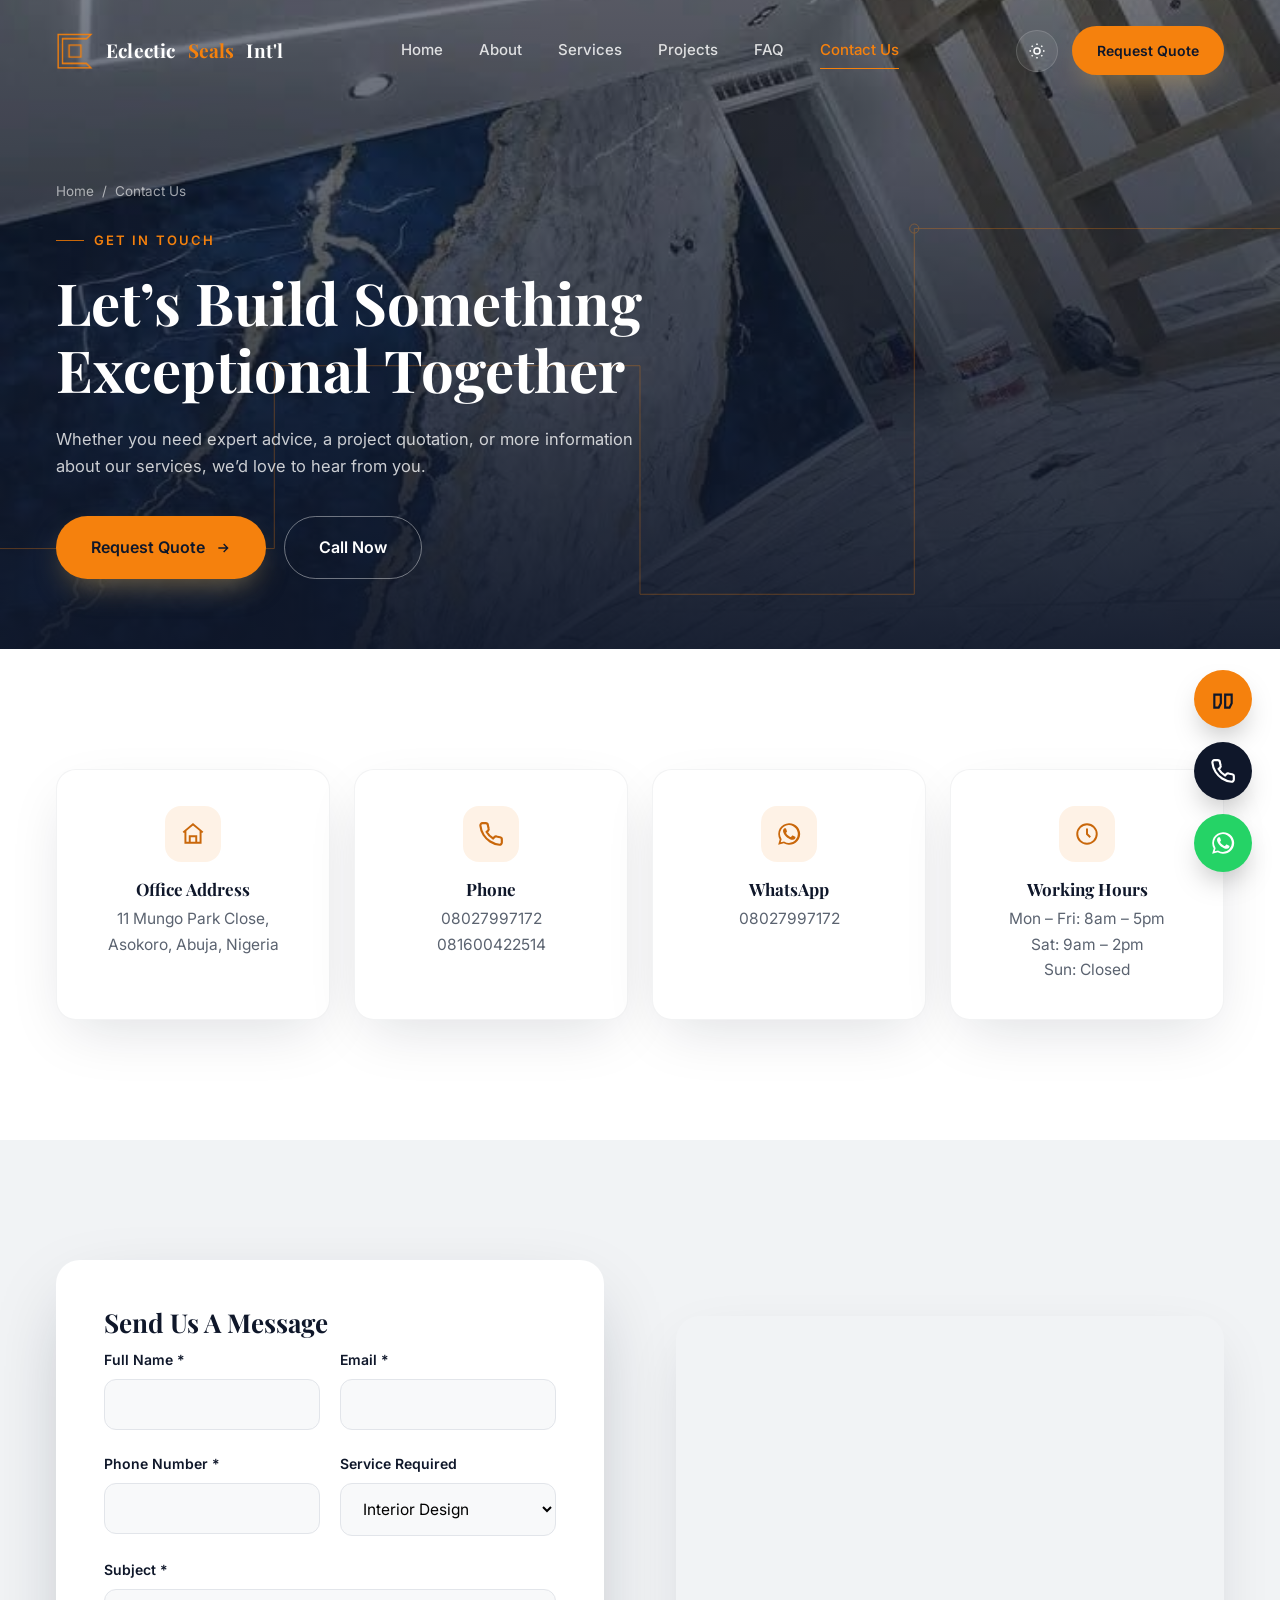
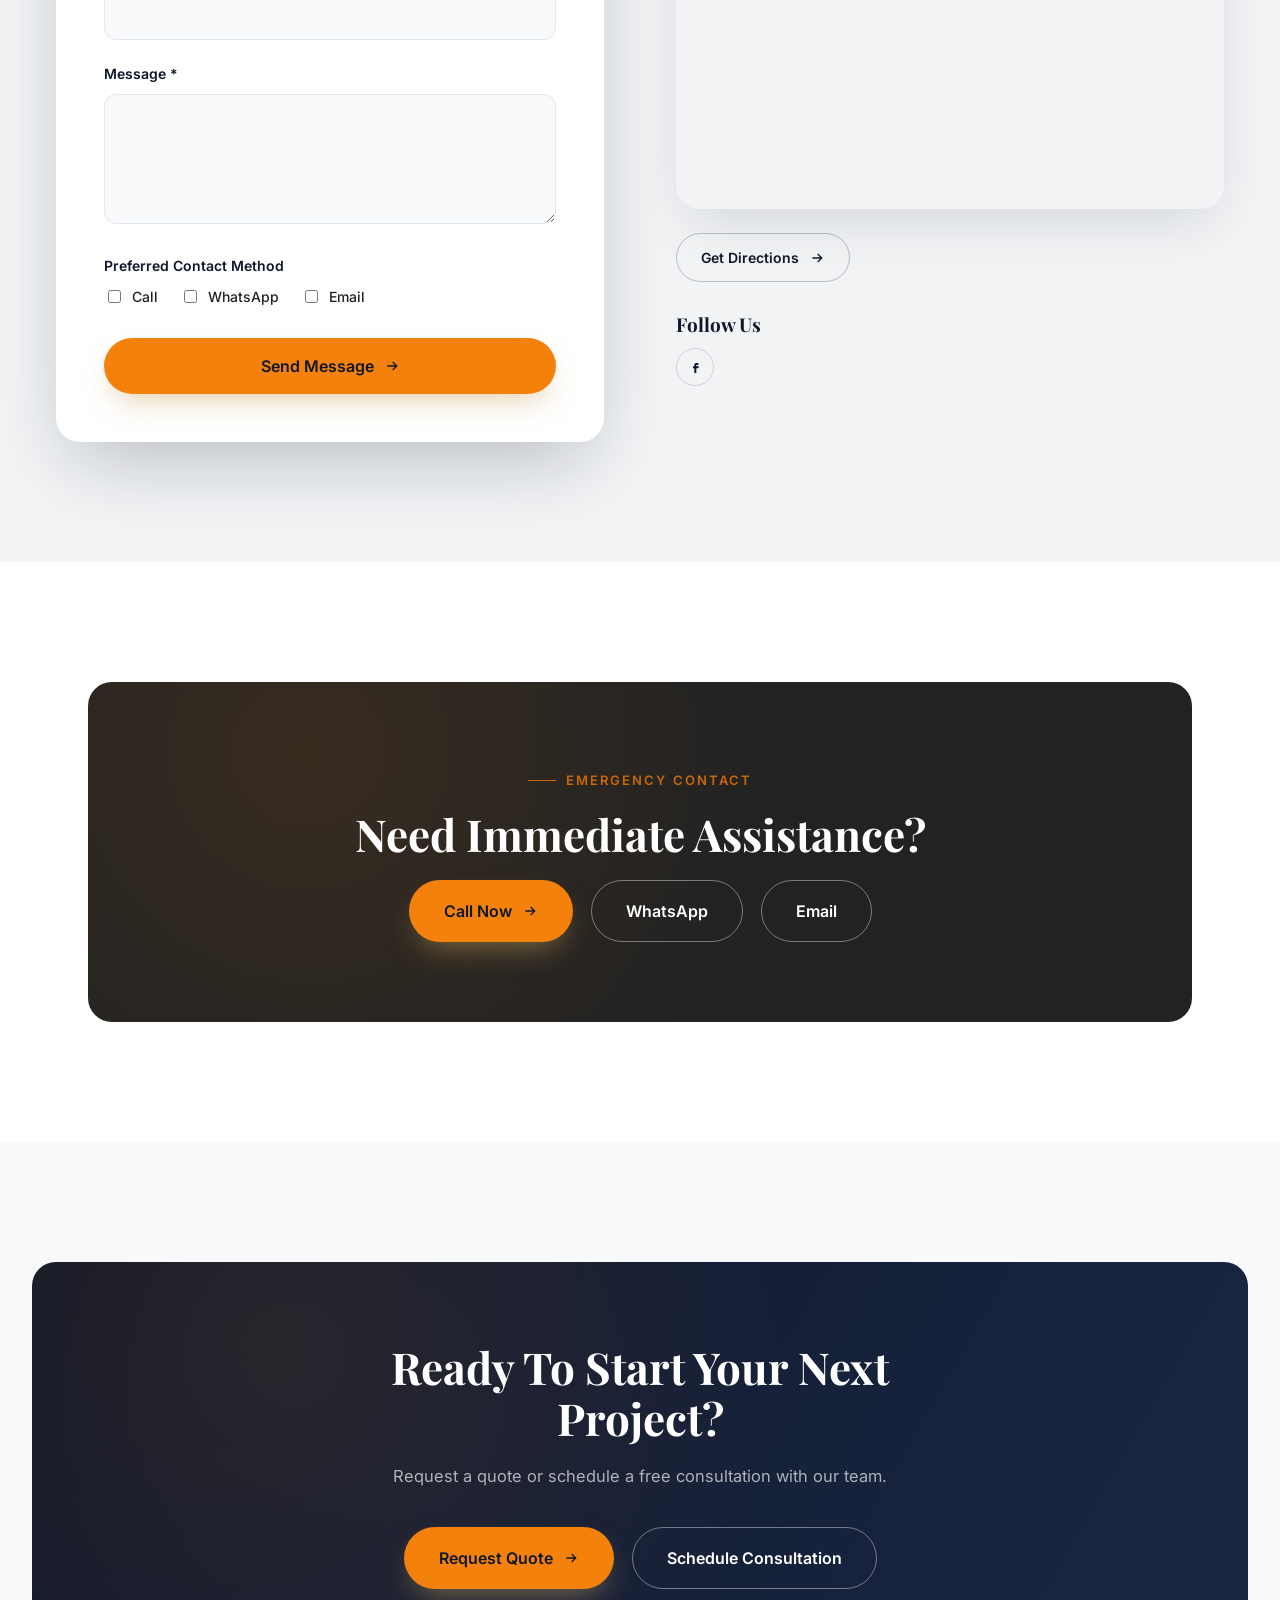
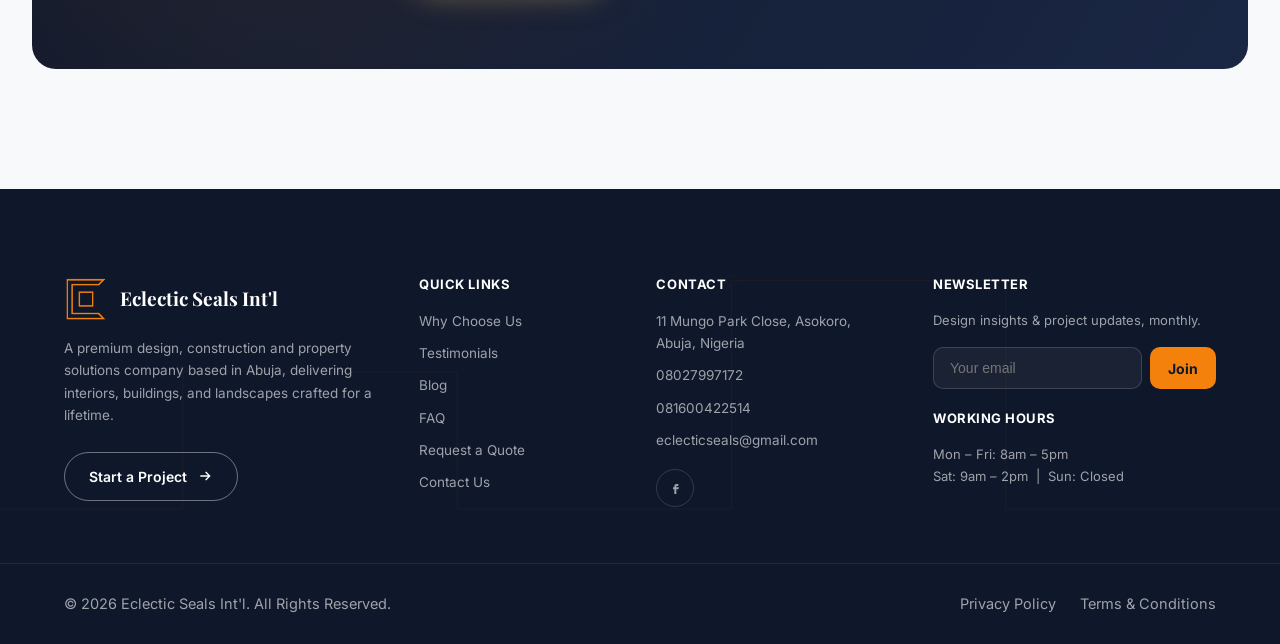
<file: contact.html>
<!DOCTYPE html>
<html lang="en">
<head>
<meta charset="UTF-8">
<meta name="viewport" content="width=device-width, initial-scale=1.0">
<title>Contact Us | Eclectic Seals Int'l</title>
<meta name="description" content="Contact Eclectic Seals Int'l in Asokoro, Abuja by phone, WhatsApp, email or our contact form for construction, interior design and property enquiries.">
<meta name="keywords" content="contact Eclectic Seals, construction company Abuja contact">
<link rel="canonical" href="https://www.eclecticseals.com/contact">
<meta name="robots" content="index, follow">
<meta property="og:type" content="website">
<meta property="og:title" content="Contact Us | Eclectic Seals Int'l">
<meta property="og:description" content="Contact Eclectic Seals Int'l in Asokoro, Abuja by phone, WhatsApp, email or our contact form for construction, interior design and property enquiries.">
<meta property="og:url" content="https://www.eclecticseals.com/contact">
<meta property="og:site_name" content="Eclectic Seals Int'l">
<meta name="twitter:card" content="summary_large_image">
<meta name="twitter:title" content="Contact Us | Eclectic Seals Int'l">
<meta name="twitter:description" content="Contact Eclectic Seals Int'l in Asokoro, Abuja by phone, WhatsApp, email or our contact form for construction, interior design and property enquiries.">
<link rel="icon" type="image/png" href="images/logo-icon.png">
<link rel="preconnect" href="https://fonts.googleapis.com">
<link rel="preconnect" href="https://fonts.gstatic.com" crossorigin>
<link href="https://fonts.googleapis.com/css2?family=Playfair+Display:wght@600;700;800&family=Inter:wght@400;500;600;700&display=swap" rel="stylesheet">
<style>
/* =========================================================
   ECLECTIC SEALS INT'L — GLOBAL STYLESHEET
   Design system: Deep Navy / Gold / Copper on warm neutrals
   Signature motif: the "seal" — a circular architectural
   mark used for process steps, stat badges and the logo.
   ========================================================= */

:root{
  --navy: #0F172A;
  --navy-soft: #1B2842;
  --gold: #F5810D;
  --copper: #C9670A;
  --white: #FFFFFF;
  --bg: #F8F9FA;
  --charcoal: #222222;
  --light-gray: #F1F3F5;
  --success: #22C55E;

  --gold-10: rgba(245,129,13,0.10);
  --gold-20: rgba(245,129,13,0.20);
  --navy-70: rgba(15,23,42,0.70);
  --navy-85: rgba(15,23,42,0.85);

  --font-display: "Playfair Display", Georgia, serif;
  --font-body: "Inter", -apple-system, BlinkMacSystemFont, sans-serif;

  --container: 1320px;
  --gap: 8px;
  --radius-lg: 24px;
  --radius-md: 20px;
  --radius-sm: 12px;

  --shadow-soft: 0 20px 60px -15px rgba(15,23,42,0.15);
  --shadow-lift: 0 30px 80px -20px rgba(15,23,42,0.28);

  --ease: cubic-bezier(0.22, 1, 0.36, 1);
  --dur: 0.6s;
}

*,*::before,*::after{ box-sizing: border-box; }
html{ scroll-behavior: smooth; }
@media (prefers-reduced-motion: reduce){
  html{ scroll-behavior: auto; }
  *,*::before,*::after{ animation-duration: 0.01ms !important; animation-iteration-count: 1 !important; transition-duration: 0.01ms !important; scroll-behavior: auto !important; }
}

body{
  margin:0;
  font-family: var(--font-body);
  color: var(--charcoal);
  background: var(--white);
  font-size: 16.5px;
  line-height: 1.65;
  -webkit-font-smoothing: antialiased;
  overflow-x: hidden;
}

h1,h2,h3,h4,.font-display{ font-family: var(--font-display); color: var(--navy); margin: 0 0 0.4em; line-height: 1.15; font-weight: 700; }
p{ margin: 0 0 1em; }
a{ color: inherit; text-decoration: none; }
img{ max-width: 100%; display: block; }
ul{ margin:0; padding:0; list-style:none; }
button{ font-family: inherit; cursor: pointer; }

::selection{ background: var(--gold-20); color: var(--navy); }

:focus-visible{ outline: 3px solid var(--gold); outline-offset: 3px; }

.container{ max-width: var(--container); margin: 0 auto; padding: 0 56px; }
@media (max-width: 720px){ .container{ padding: 0 24px; } }
.grid-12{ display: grid; grid-template-columns: repeat(12,1fr); gap: 32px; }

.section{ padding: 120px 0; position: relative; }
.section--tight{ padding: 80px 0; }
.section--dark{ background: var(--navy); color: rgba(255,255,255,0.85); }
.section--dark h1,.section--dark h2,.section--dark h3{ color: var(--white); }
.section--light{ background: var(--light-gray); }
.section--bg{ background: var(--bg); }

.eyebrow{
  display:inline-flex; align-items:center; gap:10px;
  font-family: var(--font-body); font-size: 13px; letter-spacing: 0.16em; text-transform: uppercase;
  color: var(--copper); font-weight: 600; margin-bottom: 18px;
}
.eyebrow::before{ content:""; width: 28px; height: 1px; background: var(--copper); display:inline-block; }

.section-head{ max-width: 720px; margin-bottom: 64px; }
.section-head.center{ margin-left:auto; margin-right:auto; text-align:center; }
.section-head h2{ font-size: clamp(26px, 3.2vw, 36px); }
.section-head p{ font-size: 16.5px; color: #5b6370; }
.section--dark .section-head p{ color: rgba(255,255,255,0.65); }

/* ---------- Buttons ---------- */
.btn{
  position: relative; overflow: hidden;
  display:inline-flex; align-items:center; justify-content:center; gap:10px;
  padding: 17px 34px; border-radius: 100px; font-size:16px; font-weight:600;
  border: 1px solid transparent; transition: transform 0.35s var(--ease), box-shadow 0.35s var(--ease), background 0.35s var(--ease), color .35s var(--ease);
  white-space: nowrap;
}
.btn-primary{ background: var(--gold); color: var(--navy); box-shadow: 0 14px 30px -10px rgba(200,164,93,0.55); }
.btn-primary:hover{ transform: translateY(-3px); box-shadow: 0 20px 40px -10px rgba(200,164,93,0.65); }
.btn-outline{ background: transparent; color: var(--white); border-color: rgba(255,255,255,0.4); }
.btn-outline:hover{ background: rgba(255,255,255,0.12); transform: translateY(-3px); border-color: var(--white); }
.btn-outline-dark{ background: transparent; color: var(--navy); border-color: rgba(15,23,42,0.25); }
.btn-outline-dark:hover{ background: var(--navy); color: var(--white); transform: translateY(-3px); }
.btn-sm{ padding: 12px 24px; font-size: 14px; }
.btn svg{ width:16px; height:16px; transition: transform 0.3s var(--ease); }
.btn:hover svg{ transform: translateX(4px); }
.btn .ripple{ position:absolute; border-radius:50%; background: rgba(255,255,255,0.5); transform: scale(0); animation: ripple 0.6s linear; pointer-events:none; }
@keyframes ripple{ to{ transform: scale(3); opacity:0; } }
.btn-group{ display:flex; gap:18px; flex-wrap:wrap; }

/* ---------- Page loader ---------- */
#page-loader{ position:fixed; inset:0; background: var(--navy); z-index: 9999; display:flex; align-items:center; justify-content:center; transition: opacity 0.6s var(--ease), visibility 0.6s; }
#page-loader.loaded{ opacity:0; visibility:hidden; }
.loader-seal{ width:64px; height:64px; border-radius:50%; border: 2px solid var(--gold-20); border-top-color: var(--gold); animation: spin 1s linear infinite; }
@keyframes spin{ to{ transform: rotate(360deg); } }

/* ---------- Scroll progress ---------- */
#scroll-progress{ position:fixed; top:0; left:0; height:3px; background: linear-gradient(90deg, var(--gold), var(--copper)); z-index: 1001; width:0%; }

/* ---------- Nav ---------- */
.site-nav{
  position: fixed; top:0; left:0; right:0; z-index: 1000;
  padding: 26px 0; transition: padding 0.4s var(--ease), background 0.4s var(--ease), box-shadow 0.4s var(--ease);
}
.site-nav.scrolled{
  padding: 14px 0; background: rgba(15,23,42,0.72); backdrop-filter: blur(16px) saturate(140%); -webkit-backdrop-filter: blur(16px) saturate(140%);
  box-shadow: 0 10px 40px -20px rgba(0,0,0,0.4);
}
.nav-inner{ display:flex; align-items:center; justify-content:space-between; gap:24px; }
.brand{ display:flex; align-items:center; gap:12px; font-family: var(--font-display); font-weight:700; font-size:19px; color: var(--white); letter-spacing: 0.01em; }
.brand .seal-mark{ width:38px; height:38px; flex-shrink:0; object-fit:contain; }
.brand span{ color: var(--gold); }
.nav-links{ display:flex; align-items:center; gap:36px; }
.nav-links a{ color: rgba(255,255,255,0.82); font-size: 15px; font-weight:500; position:relative; padding: 6px 0; }
.nav-links a::after{ content:""; position:absolute; left:0; bottom:0; width:0; height:1px; background: var(--gold); transition: width 0.35s var(--ease); }
.nav-links a:hover::after, .nav-links a.active::after{ width:100%; }
.nav-links a.active{ color: var(--gold); }
.nav-cta{ display:flex; align-items:center; gap:14px; }
.nav-toggle{ display:none; }
.mega-panel{
  position:absolute; top: 100%; left:0; right:0; margin-top: 18px;
  background: rgba(15,23,42,0.96); backdrop-filter: blur(20px);
  border-radius: var(--radius-md); padding: 32px; box-shadow: var(--shadow-lift);
  opacity:0; visibility:hidden; transform: translateY(-10px);
  transition: opacity 0.35s var(--ease), transform 0.35s var(--ease), visibility 0.35s;
  display:grid; grid-template-columns: repeat(4,1fr); gap: 8px 24px;
}
.nav-item{ position: relative; }
.nav-item:hover .mega-panel, .mega-panel:hover{ opacity:1; visibility:visible; transform: translateY(0); }
.mega-panel a{ display:block; padding: 10px 12px; border-radius: 10px; font-size:14px; color: rgba(255,255,255,0.75); }
.mega-panel a:hover{ background: rgba(255,255,255,0.06); color: var(--gold); }
.mega-panel a::after{ display:none; }

.mobile-toggle{ display:none; width:44px; height:44px; border-radius:50%; background: rgba(255,255,255,0.08); border:1px solid rgba(255,255,255,0.15); align-items:center; justify-content:center; }
.mobile-toggle span, .mobile-toggle span::before, .mobile-toggle span::after{ content:""; display:block; width:18px; height:2px; background: var(--white); position:relative; transition: all 0.3s var(--ease); }
.mobile-toggle span::before{ position:absolute; top:-6px; }
.mobile-toggle span::after{ position:absolute; top:6px; }
.mobile-toggle.open span{ background: transparent; }
.mobile-toggle.open span::before{ top:0; transform: rotate(45deg); background: var(--gold); }
.mobile-toggle.open span::after{ top:0; transform: rotate(-45deg); background: var(--gold); }

.mobile-menu{
  position: fixed; inset:0; background: var(--navy); z-index: 999;
  display:flex; flex-direction: column; justify-content:center; padding: 100px 40px 40px;
  transform: translateY(-100%); transition: transform 0.5s var(--ease), visibility 0.5s;
  overflow-y: auto; visibility: hidden; pointer-events: none;
}
.mobile-menu.open{ transform: translateY(0); visibility: visible; pointer-events: auto; }
.mobile-menu a{ font-family: var(--font-display); font-size: clamp(20px, 4vw, 32px); color: var(--white); padding: 10px 0; border-bottom: 1px solid rgba(255,255,255,0.08); flex-shrink:0; }
.mobile-menu a:hover{ color: var(--gold); }

/* ---------- Hero ---------- */
.hero{ position:relative; min-height: 100vh; display:flex; align-items:center; color: var(--white); overflow:hidden; background: var(--navy); padding: 60px 0 70px; }
.hero-bg{ position:absolute; inset:0; background-size: cover; background-position:center; }
.hero-bg::after{ content:""; position:absolute; inset:0; background: linear-gradient(180deg, rgba(15,23,42,0.55) 0%, rgba(15,23,42,0.78) 60%, rgba(15,23,42,0.95) 100%); }
.hero-lines{ position:absolute; inset:0; opacity:0.35; pointer-events:none; }
.hero-content{ position:relative; z-index:2; padding-top: 150px; width:100%; margin-left:0; margin-right:0; }
.hero h1{ color: var(--white); font-size: clamp(34px, 4.6vw, 58px); max-width: 720px; font-weight:700; }
.hero h1 em{ font-style: normal; color: var(--gold); }
.hero p.lead{ max-width: 620px; font-size: 16.5px; color: rgba(255,255,255,0.78); margin-bottom: 36px; }
.hero-badges{ display:flex; flex-wrap:wrap; align-items:center; gap:14px; margin-top: 48px; }
.hero-badge{ display:flex; align-items:center; gap:10px; padding: 12px 20px; border-radius: 100px; background: rgba(255,255,255,0.07); border: 1px solid rgba(255,255,255,0.14); backdrop-filter: blur(10px); font-size: 14px; color: rgba(255,255,255,0.85); }
.hero-badges-label{
  position:relative; font-weight:800; color: var(--white); font-size:15px; letter-spacing:0.04em; text-transform:uppercase; margin-right:10px;
  padding-bottom:12px;
}
.hero-badges-label::after{
  content:"";
  position:absolute; left:0; bottom:0; width:100%; height:8px;
  background-image: url("data:image/svg+xml,%3Csvg xmlns='http://www.w3.org/2000/svg' viewBox='0 0 120 10' preserveAspectRatio='none'%3E%3Cpath d='M0 6 Q 10 0, 20 6 T 40 6 T 60 6 T 80 6 T 100 6 T 120 6' stroke='%23F5810D' stroke-width='2.4' fill='none' stroke-linecap='round'/%3E%3C/svg%3E");
  background-repeat: no-repeat;
  background-size: 100% 100%;
}
.hero-list{ list-style:none; display:grid; grid-template-columns: 1fr 1fr; gap:9px 28px; max-width:560px; margin: 0 0 32px; padding:0; }
.hero-list li{ position:relative; padding-left:20px; color:rgba(255,255,255,0.82); font-size:15px; }
.hero-list li::before{ content:""; position:absolute; left:0; top:8px; width:7px; height:7px; border-radius:50%; background: var(--gold); }
@media (max-width: 560px){ .hero-list{ grid-template-columns: 1fr; } }
.hero-badge svg{ width:16px; height:16px; color: var(--gold); flex-shrink:0; }

.hero--page{ min-height: 68vh; }
.hero--page .hero-content{ padding-top: 120px; }

/* ---------- Reveal animations ---------- */
.reveal{ opacity:0; transform: translateY(36px); transition: opacity 0.9s var(--ease), transform 0.9s var(--ease); }
.reveal.in{ opacity:1; transform: translateY(0); }
.reveal-left{ opacity:0; transform: translateX(-44px); transition: opacity 0.9s var(--ease), transform 0.9s var(--ease); }
.reveal-left.in{ opacity:1; transform: translateX(0); }
.reveal-right{ opacity:0; transform: translateX(44px); transition: opacity 0.9s var(--ease), transform 0.9s var(--ease); }
.reveal-right.in{ opacity:1; transform: translateX(0); }
.reveal-scale{ opacity:0; transform: scale(0.92); transition: opacity 0.9s var(--ease), transform 0.9s var(--ease); }
.reveal-scale.in{ opacity:1; transform: scale(1); }
.stagger.in > *{ transition-delay: calc(var(--i, 0) * 0.09s); }

/* ---------- Intro split ---------- */
.split{ display:grid; grid-template-columns: 1fr 1fr; gap: 72px; align-items:center; }
.split-media{ position:relative; border-radius: var(--radius-lg); overflow:hidden; aspect-ratio: 4/5; box-shadow: var(--shadow-soft); }
.split-media img{ width:100%; height:100%; object-fit:cover; transition: transform 1.2s var(--ease); }
.split-media:hover img{ transform: scale(1.06); }

/* ---------- Bento / cards ---------- */
.bento{ display:grid; grid-template-columns: repeat(3, 1fr); gap: 24px; }
.card{ background: var(--white); border-radius: var(--radius-md); padding: 36px 30px; box-shadow: var(--shadow-soft); transition: transform 0.45s var(--ease), box-shadow 0.45s var(--ease); border: 1px solid rgba(15,23,42,0.05); display:flex; flex-direction:column; }
.card:hover{ transform: translateY(-10px); box-shadow: var(--shadow-lift); }
.icon{ width:56px; height:56px; border-radius:16px; background: var(--gold-10); display:flex; align-items:center; justify-content:center; color: var(--copper); }
.icon svg{ width:26px; height:26px; }
.card .icon{ width:56px; height:56px; border-radius: 16px; background: var(--gold-10); display:flex; align-items:center; justify-content:center; margin-bottom: 22px; color: var(--copper); }
.card .icon svg{ width:26px; height:26px; }
.card h3{ font-size:18.5px; }
.card p{ color:#5b6370; font-size:15.5px; margin-bottom: 14px; }
.card ul{ margin-bottom: 18px; flex-grow:1; }
.card ul li{ font-size:14.5px; color:#5b6370; padding: 4px 0 4px 20px; position:relative; }
.card ul li::before{ content:""; position:absolute; left:0; top:13px; width:8px; height:1px; background: var(--copper); }
.card .learn{
  font-size:13.5px; font-weight:700; color: var(--navy); display:inline-flex; align-items:center; justify-content:center; gap:8px;
  padding: 12px 20px; border-radius: 100px; background: var(--gold-10); border: 1px solid transparent;
  transition: all 0.35s var(--ease); align-self:flex-start; margin-top:auto;
}
.card:hover .learn{ background: var(--gold); color: var(--navy); }
.card .learn svg{ width:14px; height:14px; transition: transform 0.3s var(--ease); }
.card:hover .learn svg{ transform: translateX(4px); }

.feature-dark{ background: rgba(255,255,255,0.04); border:1px solid rgba(255,255,255,0.09); border-radius: var(--radius-md); padding: 34px; transition: border-color 0.4s var(--ease), transform 0.4s var(--ease); }
.feature-dark:hover{ border-color: var(--gold); transform: translateY(-6px); }
.feature-dark .icon{ width:50px; height:50px; border-radius:14px; background: var(--gold-10); display:flex; align-items:center; justify-content:center; color: var(--gold); margin-bottom: 20px; }
.service-block > .icon{ width:56px; height:56px; border-radius:16px; background: var(--gold-10); display:flex; align-items:center; justify-content:center; color: var(--copper); }
.service-block > .icon svg{ width:26px; height:26px; }
.feature-dark h3{ color: var(--white); font-size: 19px; }
.feature-dark p{ color: rgba(255,255,255,0.6); font-size: 15px; margin:0; }

.grid-2{ display:grid; grid-template-columns: repeat(2,1fr); gap:24px; }
.grid-3{ display:grid; grid-template-columns: repeat(3,1fr); gap:24px; }
.grid-4{ display:grid; grid-template-columns: repeat(4,1fr); gap:24px; }
.grid-6{ display:grid; grid-template-columns: repeat(6,1fr); gap:20px; }

/* ---------- Seal / process markers (signature element) ---------- */
.seal{
  width:64px; height:64px; border-radius:50%;
  border: 1.5px solid var(--gold); position:relative;
  display:flex; align-items:center; justify-content:center;
  flex-shrink:0; background: var(--white);
}
.seal::before{ content:""; position:absolute; inset:6px; border:1px solid var(--gold-20); border-radius:50%; }
.seal span{ font-family: var(--font-display); font-weight:700; color: var(--navy); font-size:18px; }
.section--dark .seal{ background: transparent; }
.section--dark .seal span{ color: var(--gold); }

.process-track{ position:relative; display:grid; grid-auto-flow:column; grid-auto-columns: 1fr; gap: 20px; }
.process-track::before{ content:""; position:absolute; top:32px; left:0; right:0; height:1px; background: linear-gradient(90deg, transparent, var(--gold-20) 10%, var(--gold-20) 90%, transparent); }
.process-step{ text-align:center; position:relative; }
.process-step .seal{ margin: 0 auto 20px; }
.process-step h4{ color: var(--white); font-size:16px; margin-bottom:8px; }
.process-step p{ color: rgba(255,255,255,0.55); font-size:13.5px; }

/* ---------- Project cards ---------- */
.project-card{ position:relative; border-radius: var(--radius-md); overflow:hidden; aspect-ratio: 4/3.1; box-shadow: var(--shadow-soft); }
.project-card img{ width:100%; height:100%; object-fit:cover; transition: transform 1s var(--ease); }
.project-card:hover img{ transform: scale(1.08); }
.project-card::after{ content:""; position:absolute; inset:0; background: linear-gradient(0deg, rgba(6,10,20,0.97) 0%, rgba(6,10,20,0.75) 32%, rgba(6,10,20,0.25) 62%, transparent 82%); }
.project-info{ position:absolute; left:0; right:0; bottom:0; padding: 26px; z-index:2; color: var(--white); transform: translateY(14px); transition: transform 0.5s var(--ease); }
.project-card:hover .project-info{ transform: translateY(0); }
.project-tag{ font-size:12px; letter-spacing:0.1em; text-transform:uppercase; color: var(--gold); margin-bottom:8px; display:block; }
.project-info h3{ color: var(--white); font-size:19px; margin-bottom:6px; }
.project-info .loc{ font-size:13.5px; color: rgba(255,255,255,0.7); margin-bottom:14px; }
.project-info a{ font-size:13.5px; font-weight:600; display:inline-flex; align-items:center; gap:6px; color: var(--white); border-bottom: 1px solid var(--gold); padding-bottom:2px; white-space:nowrap; }

.masonry{ column-count: 3; column-gap: 24px; }
.masonry .project-card{ break-inside: avoid; margin-bottom: 24px; }
.masonry .project-card:nth-child(3n+1){ aspect-ratio: 4/5; }
.masonry .project-card:nth-child(3n+2){ aspect-ratio: 4/3; }

.gallery-img{ border-radius: var(--radius-md); overflow:hidden; box-shadow: var(--shadow-soft); break-inside: avoid; margin-bottom: 24px; }
.gallery-img img{ width:100%; height:auto; display:block; transition: transform 0.7s var(--ease); }
.gallery-img:hover img{ transform: scale(1.05); }

/* ---------- Blog feed ---------- */
.blog-feed{ max-width: 800px; margin: 0 auto; display:flex; flex-direction:column; gap: 8px; }
.blog-post{ background: var(--white); border-radius: var(--radius-lg); padding: 36px 40px; box-shadow: var(--shadow-soft); margin-bottom: 28px; }
.blog-post-header{ display:flex; align-items:center; gap:16px; margin-bottom:14px; flex-wrap:wrap; }
.blog-post-date{ font-size:13px; color:#8a9099; }
.blog-post h2{ font-size:23px; margin-bottom:14px; }
.blog-post-body-text{ color:#5b6370; font-size:15.5px; line-height:1.7; margin-bottom: 20px; }
.blog-media-grid{ display:grid; grid-template-columns: repeat(3, 1fr); gap:10px; }
.blog-media-grid--1{ grid-template-columns: 1fr; }
.blog-media-grid--2{ grid-template-columns: 1fr 1fr; }
.blog-media-thumb{ border-radius:12px; overflow:hidden; aspect-ratio: 4/3; cursor:pointer; position:relative; }
.blog-media-thumb img{ width:100%; height:100%; object-fit:cover; transition: transform 0.5s var(--ease); }
.blog-media-thumb:hover img{ transform: scale(1.06); }
.blog-video{ grid-column: 1 / -1; border-radius:12px; overflow:hidden; aspect-ratio:16/9; background:#000; }
.blog-video iframe, .blog-video video{ width:100%; height:100%; border:0; display:block; }
@media (max-width: 640px){
  .blog-post{ padding:26px 22px; }
  .blog-media-grid, .blog-media-grid--2, .blog-media-grid--3, .blog-media-grid--4{ grid-template-columns: repeat(2,1fr); }
}

.filter-bar{ display:flex; flex-wrap:wrap; gap:12px; margin-bottom: 48px; }
.filter-btn{ padding: 10px 22px; border-radius: 100px; border: 1px solid rgba(15,23,42,0.15); background: transparent; font-size:14px; font-weight:600; color: var(--navy); transition: all 0.3s var(--ease); }
.filter-btn.active, .filter-btn:hover{ background: var(--navy); color: var(--white); border-color: var(--navy); }

/* ---------- Testimonials ---------- */
.testi-track{ position:relative; overflow:hidden; }
.testi-slides{ display:flex; transition: transform 0.7s var(--ease); }
.testi-slide{ min-width:100%; padding: 8px; }
.testi-card{ background: var(--white); border-radius: var(--radius-lg); padding: 48px; box-shadow: var(--shadow-soft); max-width: 760px; margin:0 auto; text-align:center; }
.testi-card .stars{ color: var(--gold); font-size:18px; letter-spacing:4px; margin-bottom: 20px; }
.testi-card p.quote{ font-family: var(--font-display); font-size: 20px; color: var(--navy); line-height:1.5; margin-bottom: 28px; }
.testi-person{ display:flex; align-items:center; justify-content:center; gap:14px; }
.testi-person img{ width:52px; height:52px; border-radius:50%; object-fit:cover; }
.avatar-initials{ width:52px; height:52px; border-radius:50%; display:flex; align-items:center; justify-content:center; color:#fff; font-family: var(--font-display); font-weight:700; font-size:17px; flex-shrink:0; }
.testi-person .name{ font-weight:700; color: var(--navy); font-size:15px; }
.testi-person .role{ font-size:13px; color:#5b6370; }
.testi-dots{ display:flex; justify-content:center; gap:10px; margin-top: 32px; }
.testi-dots button{ width:9px; height:9px; border-radius:50%; background: rgba(15,23,42,0.15); border:none; padding:0; }
.testi-dots button.active{ background: var(--gold); width:26px; border-radius:6px; }

.contact-info-row{ display:flex; align-items:flex-start; gap:16px; margin-bottom:22px; }
.contact-info-row .icon{ width:44px; height:44px; border-radius:12px; background: var(--gold-10); color: var(--copper); display:flex; align-items:center; justify-content:center; flex-shrink:0; }
.contact-info-row .icon svg{ width:20px; height:20px; }
.contact-info-row strong{ display:block; color: var(--navy); font-size:15px; margin-bottom:4px; }
.contact-info-row div div{ color:#5b6370; font-size:14.5px; line-height:1.6; }
.contact-info-row div div svg{ width:14px; height:14px; vertical-align:-2px; color: var(--copper); }

.mv-card{
  background: linear-gradient(160deg, #ffffff 0%, var(--bg) 100%);
  border-radius: var(--radius-lg); padding: 44px 40px; box-shadow: var(--shadow-soft);
  position:relative; overflow:hidden; border-top: 4px solid var(--gold);
  transition: transform 0.4s var(--ease), box-shadow 0.4s var(--ease);
}
.mv-card::after{ content:""; position:absolute; top:-40px; right:-40px; width:150px; height:150px; border-radius:50%; background: var(--gold-10); }
.mv-card:hover{ transform: translateY(-8px); box-shadow: var(--shadow-lift); }
.mv-icon{ position:relative; z-index:1; width:60px; height:60px; border-radius:16px; background: var(--navy); color: var(--gold); display:flex; align-items:center; justify-content:center; margin-bottom:24px; }
.mv-icon svg{ width:26px; height:26px; }
.mv-card h3{ position:relative; z-index:1; font-size:23px; margin-bottom:12px; }
.mv-card p{ position:relative; z-index:1; color:#5b6370; font-size:15.5px; margin:0; }

.service-block{ max-width: 880px; }
.service-bullets{ display:grid; grid-template-columns: 1fr 1fr; column-gap: 32px; row-gap: 2px; margin: 22px 0 28px; }
.service-bullet{ display:flex; align-items:center; gap:10px; padding: 7px 0; font-size:15px; color:var(--navy); font-weight:600; }
.service-bullet .tick{ display:inline-flex; width:16px; height:16px; color: var(--gold); flex-shrink:0; }
@media (max-width: 720px){ .service-bullets{ grid-template-columns: 1fr; } }

.expertise-grid{ display:grid; grid-template-columns: 1fr 1fr; gap:14px; }
.expertise-item{
  display:flex; align-items:center; gap:14px; padding: 16px 18px; background: var(--white);
  border-radius: 14px; box-shadow: var(--shadow-soft); transition: transform 0.35s var(--ease), box-shadow 0.35s var(--ease);
}
.expertise-item:hover{ transform: translateY(-4px); box-shadow: var(--shadow-lift); }
.expertise-item .icon{ width:42px; height:42px; border-radius:12px; flex-shrink:0; }
.expertise-item .icon svg{ width:20px; height:20px; }
.expertise-item span{ font-weight:700; color: var(--navy); font-size:14.5px; }
@media (max-width: 720px){ .expertise-grid{ grid-template-columns: 1fr; } }

.spotlight-grid{ display:grid; grid-template-columns: 1fr 1fr; gap:16px; }
.spotlight-item{ display:flex; align-items:flex-start; gap:14px; padding: 18px; background: var(--white); border-radius:14px; box-shadow: var(--shadow-soft); }
.spotlight-item .icon{ width:42px; height:42px; border-radius:12px; flex-shrink:0; }
.spotlight-item .icon svg{ width:19px; height:19px; }
.spotlight-item strong{ display:block; color: var(--navy); font-size:14px; margin-bottom:3px; }
.spotlight-item span{ color:#5b6370; font-size:14px; }

/* ---------- Project gallery cards ---------- */
.project-card[data-gallery]{ cursor: pointer; }
.gallery-badge{
  position:absolute; top:16px; right:16px; z-index:3;
  background: rgba(9,14,26,0.75); backdrop-filter: blur(6px);
  color:#fff; font-size:12.5px; font-weight:700; padding:7px 13px; border-radius:100px;
  display:flex; align-items:center; gap:6px;
}
.gallery-badge svg{ width:14px; height:14px; }
.project-info .view-gallery{ font-size:13.5px; font-weight:600; display:inline-flex; align-items:center; gap:6px; color: var(--white); border-bottom: 1px solid var(--gold); padding-bottom:2px; white-space:nowrap; }

/* ---------- Before / After frames ---------- */
.ba-frame{ position:relative; border-radius: var(--radius-md); overflow:hidden; box-shadow: var(--shadow-soft); aspect-ratio: 4/3.2; }
.ba-frame img{ width:100%; height:100%; object-fit:cover; }
.ba-tag{ position:absolute; top:16px; left:16px; z-index:2; background: rgba(9,14,26,0.8); color:#fff; font-size:12px; font-weight:700; letter-spacing:0.08em; text-transform:uppercase; padding:7px 14px; border-radius:100px; }
.ba-tag--after{ background: var(--gold); color: var(--navy); }

/* ---------- Lightbox gallery ---------- */
.lightbox{
  position:fixed; inset:0; z-index:2000; background: rgba(6,9,18,0.97);
  display:flex; flex-direction:column; align-items:center; justify-content:center;
  padding: 32px 20px; opacity:0; visibility:hidden; transition: opacity 0.35s ease, visibility 0.35s;
}
.lightbox.open{ opacity:1; visibility:visible; }
.lightbox-stage{ position:relative; max-width:1100px; width:100%; display:flex; flex-direction:column; align-items:center; }
.lightbox-stage img{ max-width:100%; max-height:64vh; object-fit:contain; border-radius:14px; box-shadow:0 30px 90px rgba(0,0,0,0.55); background:#0b1220; }
.lightbox-caption{ margin-top:18px; text-align:center; }
.lightbox-caption h3{ color:#fff; font-size:19px; margin-bottom:4px; }
.lightbox-caption span{ color:rgba(255,255,255,0.5); font-size:13px; letter-spacing:0.05em; }
.lightbox-close{
  position:absolute; top:22px; right:24px; width:44px; height:44px; border-radius:50%;
  background: rgba(255,255,255,0.08); border:1px solid rgba(255,255,255,0.2); color:#fff;
  font-size:24px; line-height:1; cursor:pointer; z-index:5; transition: background 0.3s;
}
.lightbox-close:hover{ background: rgba(255,255,255,0.18); }
.lightbox-nav{
  position:absolute; top:50%; transform:translateY(-50%); width:52px; height:52px; border-radius:50%;
  background: rgba(255,255,255,0.08); border:1px solid rgba(255,255,255,0.2); color:#fff;
  display:flex; align-items:center; justify-content:center; cursor:pointer; z-index:5; font-size:20px;
  transition: background 0.3s;
}
.lightbox-nav:hover{ background: var(--gold); border-color: var(--gold); color: var(--navy); }
.lightbox-prev{ left:16px; }
.lightbox-next{ right:16px; }
.lightbox-thumbs{ display:flex; gap:10px; margin-top:26px; max-width:100%; overflow-x:auto; padding:4px 4px 10px; }
.lightbox-thumbs img{ width:64px; height:64px; object-fit:cover; border-radius:8px; opacity:0.45; cursor:pointer; transition: opacity 0.25s, transform 0.25s; flex-shrink:0; }
.lightbox-thumbs img.active{ opacity:1; box-shadow:0 0 0 2px var(--gold); }
.lightbox-thumbs img:hover{ opacity:0.85; transform: translateY(-2px); }
@media (max-width: 720px){
  .lightbox-nav{ width:42px; height:42px; font-size:16px; }
  .lightbox-prev{ left:6px; }
  .lightbox-next{ right:6px; }
  .lightbox-close{ top:12px; right:14px; width:38px; height:38px; font-size:20px; }
  .lightbox-stage img{ max-height:52vh; }
  .lightbox-thumbs img{ width:50px; height:50px; }
}
@media (max-width: 720px){ .spotlight-grid{ grid-template-columns: 1fr; } }

.testi-marquee{ overflow:hidden; -webkit-mask-image: linear-gradient(90deg, transparent, black 6%, black 94%, transparent); mask-image: linear-gradient(90deg, transparent, black 6%, black 94%, transparent); }
.testi-track-marquee{ display:flex; gap:24px; width:max-content; animation: testi-scroll 42s linear infinite; }
.testi-marquee:hover .testi-track-marquee{ animation-play-state: paused; }
.testi-card-mini{ flex: 0 0 380px; background: var(--white); border-radius: var(--radius-md); padding: 32px; box-shadow: var(--shadow-soft); }
.testi-card-mini .stars{ color: var(--gold); font-size:15px; letter-spacing:3px; margin-bottom: 16px; }
.testi-card-mini .quote{ font-size:15.5px; color:#4a5160; line-height:1.6; margin-bottom: 22px; min-height:110px; }
.testi-card-mini .testi-person{ display:flex; align-items:center; justify-content:flex-start; gap:12px; }
.testi-card-mini .testi-person img{ width:46px; height:46px; border-radius:50%; object-fit:cover; }
.testi-card-mini .avatar-initials{ width:46px; height:46px; font-size:15px; }
.testi-card-mini .testi-person .name{ font-weight:700; color: var(--navy); font-size:14px; }
.testi-card-mini .testi-person .role{ font-size:12.5px; color:#5b6370; }
@keyframes testi-scroll{ from{ transform: translateX(0); } to{ transform: translateX(-50%); } }
@media (max-width: 720px){
  .testi-card-mini{ flex-basis: 300px; }
}

.testi-grid{ columns: 3; column-gap: 24px; }
.testi-mini{ background: var(--white); border-radius: var(--radius-md); padding: 28px; box-shadow: var(--shadow-soft); break-inside: avoid; margin-bottom: 24px; transition: transform 0.4s var(--ease); }
.testi-mini:hover{ transform: translateY(-6px); }

/* ---------- Achievements / counters ---------- */
.achieve-grid{ display:grid; grid-template-columns: repeat(4,1fr); gap: 24px; }
.achieve-item{ text-align:center; padding: 40px 20px; border-radius: var(--radius-md); background: rgba(255,255,255,0.05); border: 1px solid rgba(255,255,255,0.08); }
.achieve-item .num{ font-family: var(--font-display); font-size: 48px; color: var(--gold); font-weight:700; }
.achieve-item .label{ font-size:14px; color: rgba(255,255,255,0.6); margin-top:6px; }

/* ---------- Blog ---------- */
.blog-card{ background: var(--white); border-radius: var(--radius-md); overflow:hidden; box-shadow: var(--shadow-soft); transition: transform 0.4s var(--ease); }
.blog-card:hover{ transform: translateY(-8px); }
.blog-img{ aspect-ratio: 16/10; overflow:hidden; }
.blog-img img{ width:100%; height:100%; object-fit:cover; transition: transform 0.8s var(--ease); }
.blog-card:hover .blog-img img{ transform: scale(1.08); }
.blog-body{ padding: 26px; }
.blog-cat{ font-size:12px; letter-spacing:0.1em; text-transform:uppercase; color: var(--copper); font-weight:600; }
.blog-body h3{ font-size:17.5px; margin: 10px 0; }
.blog-meta{ font-size:13px; color:#8a9099; display:flex; gap:14px; margin-top:16px; }

/* ---------- Forms ---------- */
.form-card{ background: var(--white); border-radius: var(--radius-lg); padding: 48px; box-shadow: var(--shadow-lift); }
.field{ margin-bottom: 22px; }
.field label{ display:block; font-size:14px; font-weight:600; color: var(--navy); margin-bottom:8px; }
.field input, .field select, .field textarea{
  width:100%; padding: 15px 18px; border-radius: 12px; border: 1.5px solid #e2e5ea; font-family: var(--font-body); font-size:15.5px; background: var(--bg); transition: border-color 0.3s, box-shadow 0.3s;
}
.field input:focus, .field select:focus, .field textarea:focus{ border-color: var(--gold); box-shadow: 0 0 0 4px var(--gold-10); outline:none; background: var(--white); }
.field textarea{ resize: vertical; min-height:130px; }
.field.error input, .field.error textarea{ border-color:#e05a4e; }
.field .err-msg{ color:#e05a4e; font-size:13px; margin-top:6px; display:none; }
.field.error .err-msg{ display:block; }
.field .success-check{ color: var(--success); }
.row-2{ display:grid; grid-template-columns: 1fr 1fr; gap:20px; }
.checkbox-row{ display:flex; gap:22px; flex-wrap:wrap; }
.checkbox-row label{ display:flex; align-items:center; gap:8px; font-size:14px; font-weight:500; color: var(--charcoal); }

.steps-indicator{ display:flex; justify-content:space-between; margin-bottom:44px; position:relative; }
.steps-indicator::before{ content:""; position:absolute; top:18px; left:0; right:0; height:2px; background:#e2e5ea; z-index:0; }
.step-dot{ position:relative; z-index:1; display:flex; flex-direction:column; align-items:center; gap:8px; }
.step-dot .circle{ width:38px; height:38px; border-radius:50%; background: var(--white); border:2px solid #e2e5ea; display:flex; align-items:center; justify-content:center; font-weight:700; color:#b0b6bf; font-size:14px; transition: all 0.3s; }
.step-dot.active .circle{ border-color: var(--gold); color: var(--gold); background: var(--gold-10); }
.step-dot.done .circle{ background: var(--gold); border-color: var(--gold); color: var(--navy); }
.step-dot .lbl{ font-size:12.5px; color:#8a9099; font-weight:600; }
.form-step{ display:none; }
.form-step.active{ display:block; }

.confirm-check{ width:88px; height:88px; border-radius:50%; background: var(--gold-10); display:flex; align-items:center; justify-content:center; margin: 0 auto 24px; }
.confirm-check svg{ width:40px; height:40px; color: var(--success); }

/* ---------- Accordion ---------- */
.accordion-item{ border-bottom: 1px solid #e5e7eb; }
.accordion-head{ width:100%; display:flex; justify-content:space-between; align-items:center; gap:20px; padding: 26px 4px; background:none; border:none; text-align:left; font-family: var(--font-display); font-size:19px; color: var(--navy); font-weight:700; }
.accordion-head .plus{ flex-shrink:0; width:32px; height:32px; border-radius:50%; border:1.5px solid var(--gold); display:flex; align-items:center; justify-content:center; transition: transform 0.35s var(--ease); position:relative; }
.accordion-head .plus::before, .accordion-head .plus::after{ content:""; position:absolute; background: var(--gold); }
.accordion-head .plus::before{ width:12px; height:1.5px; }
.accordion-head .plus::after{ width:1.5px; height:12px; transition: transform 0.35s var(--ease); }
.accordion-item.open .plus::after{ transform: scaleY(0); }
.accordion-item.open .plus{ transform: rotate(180deg); }
.accordion-body{ max-height:0; overflow:hidden; transition: max-height 0.4s var(--ease); }
.accordion-body-inner{ padding: 0 4px 26px; color:#5b6370; font-size:15.5px; }
.faq-search-wrap{ max-width:640px; margin: 0 auto 48px; position:relative; }
.faq-search-wrap input{ width:100%; padding: 18px 24px 18px 54px; border-radius:100px; border:1px solid rgba(255,255,255,0.2); background: rgba(255,255,255,0.08); color:var(--white); font-size:16px; backdrop-filter: blur(10px); }
.faq-search-wrap input::placeholder{ color: rgba(255,255,255,0.5); }
.faq-search-wrap svg{ position:absolute; left:22px; top:50%; transform: translateY(-50%); width:18px; height:18px; color: rgba(255,255,255,0.5); }
.faq-search-wrap--light input{ background: var(--bg); border-color:#e2e5ea; color: var(--navy); }
.faq-search-wrap--light input::placeholder{ color:#8a9099; }
.faq-search-wrap--light svg{ color:#8a9099; }

/* ---------- Timeline vertical (project detail) ---------- */
.timeline-v{ position:relative; padding-left: 40px; }
.timeline-v::before{ content:""; position:absolute; left:9px; top:6px; bottom:6px; width:1.5px; background: var(--gold-20); }
.timeline-v-item{ position:relative; padding-bottom: 36px; }
.timeline-v-item::before{ content:""; position:absolute; left:-40px; top:4px; width:19px; height:19px; border-radius:50%; background: var(--white); border:2px solid var(--gold); }

/* ---------- Footer ---------- */
.footer{ background: var(--navy); color: rgba(255,255,255,0.6); position:relative; overflow:hidden; font-size:14.5px; }
.footer .container{ padding-left: 64px; padding-right: 64px; }
@media (max-width: 900px){ .footer .container{ padding-left: 32px; padding-right: 32px; } }
.footer-lines{ position:absolute; inset:0; opacity:0.06; pointer-events:none; }
.footer-top{ padding: 88px 0 56px; position:relative; z-index:1; }
.footer-grid{ display:grid; grid-template-columns: 1.6fr 1fr 1.2fr 1.2fr; gap: 40px; }
.footer h4{ color: var(--white); font-size:13px; font-family: var(--font-body); font-weight:700; letter-spacing:0.04em; text-transform:uppercase; margin-bottom: 18px; }
.footer-brand{ display:flex; align-items:center; gap:12px; font-family: var(--font-display); font-size:19px; color:var(--white); font-weight:700; margin-bottom:16px; }
.footer-brand .seal-mark{ width:44px; height:44px; flex-shrink:0; object-fit:contain; }
.footer p{ font-size:13.5px; }
.footer li{ margin-bottom: 10px; font-size:13.5px; }
.footer a:hover{ color: var(--gold); }
.footer-social{ display:flex; gap:10px; margin-top:18px; flex-wrap:wrap; }
.footer-social a{ width:38px; height:38px; border-radius:50%; border:1px solid rgba(255,255,255,0.15); display:flex; align-items:center; justify-content:center; transition: all 0.3s; }
.footer-social a:hover{ background: var(--gold); border-color: var(--gold); color: var(--navy); transform: translateY(-4px); }
.footer-social svg{ width:16px; height:16px; }
.newsletter-mini{ display:flex; gap:8px; margin-top:16px; }
.newsletter-mini input{ flex:1; padding:12px 16px; border-radius:10px; border:1px solid rgba(255,255,255,0.15); background: rgba(255,255,255,0.05); color:var(--white); font-size:14px; }
.newsletter-mini button{ background: var(--gold); border:none; border-radius:10px; padding: 0 18px; color: var(--navy); font-weight:700; }
.footer-bottom{ border-top: 1px solid rgba(255,255,255,0.08); padding: 28px 0; display:flex; justify-content:space-between; align-items:center; flex-wrap:wrap; gap:12px; position:relative; z-index:1; }
.footer-bottom-links{ display:flex; gap:24px; }
.footer-bottom-links a:hover{ color: var(--gold); }

/* ---------- Floating actions ---------- */
.float-stack{ position:fixed; right:28px; bottom:28px; z-index: 900; display:flex; flex-direction:column; gap:14px; align-items:flex-end; }
.float-btn{ width:58px; height:58px; border-radius:50%; display:flex; align-items:center; justify-content:center; box-shadow: 0 14px 30px -10px rgba(0,0,0,0.35); transition: transform 0.3s var(--ease); border:none; color:var(--white); }
.float-btn:hover{ transform: scale(1.1) translateY(-2px); }
.float-btn svg{ width:26px; height:26px; }
.float-whatsapp{ background: #25D366; }
.float-call{ background: var(--navy); }
.float-quote{ background: var(--gold); color: var(--navy); }
.back-to-top{ width:48px; height:48px; border-radius:50%; background: var(--white); border: 1px solid rgba(15,23,42,0.1); box-shadow: var(--shadow-soft); display:flex; align-items:center; justify-content:center; opacity:0; visibility:hidden; transition: all 0.35s var(--ease); }
.back-to-top.show{ opacity:1; visibility:visible; }
.back-to-top svg{ width:18px; height:18px; color: var(--navy); }

/* ---------- CTA band ---------- */
.cta-band{ background: linear-gradient(120deg, var(--navy) 0%, #1a2744 100%); color:var(--white); border-radius: var(--radius-lg); padding: 80px; text-align:center; position:relative; overflow:hidden; margin: 0 32px; }
.cta-band::before{ content:""; position:absolute; inset:0; background: radial-gradient(circle at 20% 20%, var(--gold-10), transparent 50%); }
.cta-band h2{ color:var(--white); font-size: clamp(30px,4vw,44px); max-width:640px; margin: 0 auto 20px; position:relative; }
.cta-band p{ color: rgba(255,255,255,0.65); max-width:520px; margin: 0 auto 36px; position:relative; }
.cta-band .btn-group{ justify-content:center; position:relative; }

/* ---------- Dark mode ---------- */
body.dark{ background: #0b1220; color: rgba(255,255,255,0.82); }
body.dark .section--bg, body.dark .section--light{ background: #0f1729; }
body.dark h1, body.dark h2, body.dark h3, body.dark h4{ color: var(--white); }
body.dark .card, body.dark .blog-card, body.dark .testi-mini, body.dark .form-card, body.dark .testi-card{ background: #141d33; border-color: rgba(255,255,255,0.06); }
body.dark .card p, body.dark .card ul li{ color: rgba(255,255,255,0.55); }
body.dark .section-head p{ color: rgba(255,255,255,0.55); }
body.dark .field input, body.dark .field select, body.dark .field textarea{ background:#0b1220; border-color: rgba(255,255,255,0.12); color:var(--white); }
body.dark .filter-btn{ border-color: rgba(255,255,255,0.15); color: var(--white); }

.dark-toggle{ width:42px; height:42px; border-radius:50%; background: rgba(255,255,255,0.08); border:1px solid rgba(255,255,255,0.15); display:flex; align-items:center; justify-content:center; color: var(--white); }
.dark-toggle svg{ width:18px; height:18px; }

/* ---------- Utility ---------- */
.text-center{ text-align:center; }
.mt-0{ margin-top:0; } .mb-0{ margin-bottom:0; }
.tag-pill{ display:inline-block; padding:6px 16px; border-radius:100px; background: var(--gold-10); color: var(--copper); font-size:12.5px; font-weight:700; letter-spacing:0.04em; }
.skip-link{ position:absolute; left:-999px; top:0; background:var(--gold); color:var(--navy); padding:14px 22px; z-index:9999; border-radius: 0 0 10px 0; font-weight:700; }
.skip-link:focus{ left:0; }
.breadcrumb{ font-size:13.5px; color: rgba(255,255,255,0.6); display:flex; gap:8px; align-items:center; margin-bottom:20px; }
.breadcrumb a:hover{ color: var(--gold); }

/* ---------- Responsive ---------- */
@media (max-width: 1100px){
  .footer-grid{ grid-template-columns: 1fr 1fr; }
  .bento, .grid-4{ grid-template-columns: repeat(2,1fr); }
  .hero-stats{ grid-template-columns: repeat(2,1fr); }
  .masonry{ column-count:2; }
  .testi-grid{ columns:2; }
  .achieve-grid{ grid-template-columns: repeat(2,1fr); }
}
@media (max-width: 900px){
  .split{ grid-template-columns: 1fr; gap:40px; }
  .nav-links{ display:none; }
  .nav-cta .btn{ display:none; }
  .mobile-toggle{ display:flex; }
  .process-track{ grid-auto-flow: row; grid-template-columns: 1fr; }
  .process-track::before{ display:none; }
  .row-2{ grid-template-columns: 1fr; }
  .cta-band{ padding: 56px 28px; margin: 0 16px; }
}
@media (max-width: 720px){
  body{ font-size:16px; }
  .section{ padding: 80px 0; }
  .grid-3, .grid-4, .bento{ grid-template-columns: 1fr; }
  .masonry{ column-count:1; }
  .testi-grid{ columns:1; }
  .achieve-grid{ grid-template-columns: repeat(2,1fr); }
  .form-card{ padding: 28px; }
  .cta-band{ padding: 44px 22px; }
  .float-stack{ right:16px; bottom:16px; }
  .footer-grid{ grid-template-columns: 1fr; gap: 36px; }
  .newsletter-mini{ flex-wrap: wrap; }
  .newsletter-mini input{ min-width: 0; flex-basis: 100%; }
}

/* ---------- Mobile overflow safeguard (does not affect desktop) ---------- */
@media (max-width: 900px){
  html{ overflow-x: hidden; }
  .footer-grid{ min-width: 0; }
  .footer-grid > div{ min-width: 0; }
}

</style>
<script type="application/ld+json">
{
  "@context": "https://schema.org",
  "@type": "GeneralContractor",
  "name": "Eclectic Seals Int'l",
  "image": "",
  "telephone": "+2348027997172",
  "email": "eclecticseals@gmail.com",
  "address": {
    "@type": "PostalAddress",
    "streetAddress": "11 Mungo Park Close, Asokoro",
    "addressLocality": "Abuja",
    "addressCountry": "NG"
  }
}
</script>
</head>
<body>
<a href="#main" class="skip-link">Skip to main content</a>
<div id="page-loader"><div class="loader-seal" aria-hidden="true"></div></div>
<div id="scroll-progress"></div>
<nav class="site-nav">
  <div class="container nav-inner">
    <a href="/" class="brand"><img class="seal-mark" src="images/logo-icon.png" alt="Eclectic Seals Int'l logo mark" loading="lazy">Eclectic <span>Seals</span> Int'l</a>
    <div class="nav-links">
      <a href="/" class="">Home</a>
<a href="/about" class="">About</a>
<a href="/services" class="">Services</a>
<a href="/projects" class="">Projects</a>
<a href="/faq" class="">FAQ</a>
<a href="/contact" class="active">Contact Us</a>

    </div>
    <div class="nav-cta">
      <button class="dark-toggle" aria-label="Toggle dark mode"><svg viewBox="0 0 24 24" fill="none" stroke="currentColor" stroke-width="2"><circle cx="12" cy="12" r="4"/><path d="M12 2v2M12 20v2M4.9 4.9l1.4 1.4M17.7 17.7l1.4 1.4M2 12h2M20 12h2M4.9 19.1l1.4-1.4M17.7 6.3l1.4-1.4"/></svg></button>
      <a href="/request-quote" class="btn btn-primary btn-sm">Request Quote</a>
      <button class="mobile-toggle" aria-label="Open menu"><span></span></button>
    </div>
  </div>
</nav>
<div class="mobile-menu">
  <a href="/">Home</a><a href="/about">About</a><a href="/services">Services</a><a href="/projects">Projects</a><a href="/faq">FAQ</a><a href="/contact">Contact Us</a><a href="/why-us">Why Choose Us</a><a href="/testimonials">Testimonials</a><a href="/blog">Blog</a><a href="/request-quote">Request a Quote</a>
</div>
<header class="hero hero--page">
  <div class="hero-bg" style="background-image:url('images/hero_contact.jpg');"></div>
  <svg class="hero-lines" viewBox="0 0 1400 800" xmlns="http://www.w3.org/2000/svg">
<path d="M0 600 L300 600 L300 400 L700 400 L700 650 L1000 650 L1000 250 L1400 250" stroke="#F5810D" stroke-width="1" fill="none"/>
<circle cx="300" cy="400" r="5" fill="none" stroke="#F5810D"/>
<circle cx="1000" cy="250" r="5" fill="none" stroke="#F5810D"/>
</svg>
  <div class="container hero-content">
    <div class="breadcrumb"><a href="/">Home</a> <span>/</span> <span>Contact Us</span></div>
    <div class="eyebrow" style="color:#F5810D;">Get In Touch</div>
    <h1>Let&rsquo;s Build Something Exceptional Together</h1>
    <p class="lead">Whether you need expert advice, a project quotation, or more information about our services, we&rsquo;d love to hear from you.</p>
    
    <div class="btn-group">
      <a href="/request-quote" class="btn btn-primary">Request Quote <svg viewBox="0 0 24 24" fill="none" stroke="currentColor" stroke-width="2"><path d="M5 12h14M13 6l6 6-6 6"/></svg></a>
      <a href="tel:+2348027997172" class="btn btn-outline">Call Now</a>
    </div>
    
  </div>
</header>
<section class="section" id="main"><div class="container"><div class="grid-4 stagger"><div class="card reveal text-center" style="--i:0"><div class="icon" style="margin:0 auto 18px;"><svg viewBox="0 0 24 24" fill="none" stroke="currentColor" stroke-width="1.8"><path d="M3 10.5 12 3l9 7.5M5 9v11h14V9M9 20v-6h6v6"/></svg></div><h3 style="font-size:17px;">Office Address</h3><p style="margin:0;">11 Mungo Park Close, Asokoro, Abuja, Nigeria</p></div><div class="card reveal text-center" style="--i:1"><div class="icon" style="margin:0 auto 18px;"><svg viewBox="0 0 24 24" fill="none" stroke="currentColor" stroke-width="2"><path d="M22 16.9v3a2 2 0 0 1-2.2 2 19.8 19.8 0 0 1-8.6-3 19.5 19.5 0 0 1-6-6 19.8 19.8 0 0 1-3-8.7A2 2 0 0 1 4.1 2h3a2 2 0 0 1 2 1.7c.1 1 .4 2.1.7 3.1a2 2 0 0 1-.5 2.1L8 10.1a16 16 0 0 0 6 6l1.2-1.3a2 2 0 0 1 2.1-.5c1 .3 2.1.6 3.1.7a2 2 0 0 1 1.6 2z"/></svg></div><h3 style="font-size:17px;">Phone</h3><p style="margin:0;">08027997172<br>081600422514</p></div><div class="card reveal text-center" style="--i:2"><div class="icon" style="margin:0 auto 18px;"><svg viewBox="0 0 24 24" fill="currentColor"><path d="M17.5 14.4c-.3-.1-1.7-.9-2-1-.3-.1-.5-.1-.7.1-.2.3-.8 1-.9 1.1-.2.2-.3.2-.6.1-.3-.1-1.2-.5-2.3-1.5-.9-.8-1.4-1.7-1.6-2-.2-.3 0-.5.1-.6.1-.1.3-.3.4-.5.1-.1.2-.3.2-.4.1-.2 0-.4 0-.5C10 9 9.5 7.7 9.3 7.1c-.2-.5-.4-.5-.6-.5h-.5c-.2 0-.5.1-.7.3-.2.3-1 1-1 2.4s1 2.8 1.1 3c.1.2 2 3.1 4.9 4.3.7.3 1.2.5 1.6.6.7.2 1.3.2 1.8.1.6-.1 1.7-.7 1.9-1.3.2-.7.2-1.2.2-1.3-.1-.2-.3-.2-.6-.4z"/><path d="M12 2a10 10 0 0 0-8.6 15L2 22l5.2-1.4A10 10 0 1 0 12 2zm0 18.2a8.2 8.2 0 0 1-4.2-1.1l-.3-.2-3.1.8.8-3-.2-.3A8.2 8.2 0 1 1 12 20.2z"/></svg></div><h3 style="font-size:17px;">WhatsApp</h3><p style="margin:0;">08027997172</p></div><div class="card reveal text-center" style="--i:3"><div class="icon" style="margin:0 auto 18px;"><svg viewBox="0 0 24 24" fill="none" stroke="currentColor" stroke-width="1.8"><circle cx="12" cy="12" r="9"/><path d="M12 7v5l3 3"/></svg></div><h3 style="font-size:17px;">Working Hours</h3><p style="margin:0;">Mon &ndash; Fri: 8am &ndash; 5pm<br>Sat: 9am &ndash; 2pm<br>Sun: Closed</p></div></div></div></section><section class="section section--light"><div class="container split">
    <div class="reveal-left">
      <div class="form-card">
        <h2 style="font-size:26px;">Send Us A Message</h2>
        <form id="contact-form" novalidate>
          <div class="row-2">
            <div class="field"><label for="c-name">Full Name *</label><input type="text" id="c-name" name="name" required><span class="err-msg">Please enter your name.</span></div>
            <div class="field"><label for="c-email">Email *</label><input type="email" id="c-email" name="email" required><span class="err-msg">Please enter a valid email.</span></div>
          </div>
          <div class="row-2">
            <div class="field"><label for="c-phone">Phone Number *</label><input type="tel" id="c-phone" name="phone" required><span class="err-msg">Please enter your phone number.</span></div>
            <div class="field"><label for="c-service">Service Required</label>
              <select id="c-service" name="service">
                <option>Interior Design</option><option>Interior Finishing</option><option>Furnishing</option><option>Renovation</option><option>Landscaping</option><option>Construction Supplies</option><option>Building &amp; Construction</option><option>Paint Manufacturing</option><option>Property Management</option>
              </select>
            </div>
          </div>
          <div class="field"><label for="c-subject">Subject *</label><input type="text" id="c-subject" name="subject" required><span class="err-msg">Please enter a subject.</span></div>
          <div class="field"><label for="c-message">Message *</label><textarea id="c-message" name="message" required></textarea><span class="err-msg">Please enter your message.</span></div>
          <div class="field"><label>Preferred Contact Method</label>
            <div class="checkbox-row">
              <label><input type="checkbox" name="pref" value="Call"> Call</label>
              <label><input type="checkbox" name="pref" value="WhatsApp"> WhatsApp</label>
              <label><input type="checkbox" name="pref" value="Email"> Email</label>
            </div>
          </div>
          <button type="submit" class="btn btn-primary" style="width:100%;">Send Message <svg viewBox="0 0 24 24" fill="none" stroke="currentColor" stroke-width="2"><path d="M5 12h14M13 6l6 6-6 6"/></svg></button>
          <div class="form-success" style="display:none; align-items:center; gap:10px; margin-top:18px; color:var(--success); font-weight:600;"><svg viewBox="0 0 24 24" fill="none" stroke="currentColor" stroke-width="2"><path d="M20 6 9 17l-5-5"/></svg> Thank you &mdash; your message has been sent.</div>
        </form>
      </div>
    </div>
    <div class="reveal-right">
      <div style="border-radius:var(--radius-lg); overflow:hidden; box-shadow:var(--shadow-soft); aspect-ratio:4/3.6; margin-bottom:24px;">
        <iframe title="Eclectic Seals Int'l office location" src="https://www.google.com/maps?q=11+Mungo+Park+Close,+Asokoro,+Abuja,+Nigeria&output=embed" width="100%" height="100%" style="border:0;" loading="lazy" referrerpolicy="no-referrer-when-downgrade"></iframe>
      </div>
      <a href="https://www.google.com/maps?q=11+Mungo+Park+Close,+Asokoro,+Abuja,+Nigeria" target="_blank" rel="noopener" class="btn btn-outline-dark btn-sm">Get Directions <svg viewBox="0 0 24 24" fill="none" stroke="currentColor" stroke-width="2"><path d="M5 12h14M13 6l6 6-6 6"/></svg></a>
      <h3 style="margin-top:32px; font-size:19px;">Follow Us</h3>
      <div class="footer-social" style="margin-top:12px;">
        <a href="https://www.facebook.com/share/1JaoMTg6S8/" target="_blank" rel="noopener" style="border-color:rgba(15,23,42,0.15); color:var(--navy);" aria-label="Facebook"><svg viewBox="0 0 24 24" fill="currentColor"><path d="M14 9h3V6h-3c-1.7 0-3 1.3-3 3v2H9v3h2v7h3v-7h3l1-3h-4V9c0-.6.4-1 1-1z"/></svg></a>
      </div>
    </div>
  </div></section>
<section class="section"><div class="container">
    <div class="cta-band" style="background:var(--charcoal);">
      <div class="eyebrow" style="justify-content:center;">Emergency Contact</div>
      <h2>Need Immediate Assistance?</h2>
      <div class="btn-group">
        <a href="tel:+2348027997172" class="btn btn-primary">Call Now <svg viewBox="0 0 24 24" fill="none" stroke="currentColor" stroke-width="2"><path d="M5 12h14M13 6l6 6-6 6"/></svg></a>
        <a href="https://wa.me/2348027997172" class="btn btn-outline">WhatsApp</a>
        <a href="mailto:eclecticseals@gmail.com" class="btn btn-outline">Email</a>
      </div>
    </div>
  </div></section>
<section class="section section--bg">
  <div class="cta-band">
    <h2 class="reveal">Ready To Start Your Next Project?</h2>
    <p class="reveal">Request a quote or schedule a free consultation with our team.</p>
    <div class="btn-group">
      <a href="/request-quote" class="btn btn-primary">Request Quote <svg viewBox="0 0 24 24" fill="none" stroke="currentColor" stroke-width="2"><path d="M5 12h14M13 6l6 6-6 6"/></svg></a>
      <a href="/request-quote" class="btn btn-outline">Schedule Consultation</a>
    </div>
  </div>
</section>
<footer class="footer">
  <svg class="footer-lines" viewBox="0 0 1400 400" xmlns="http://www.w3.org/2000/svg" aria-hidden="true">
<path d="M0 350 L200 350 L200 200 L500 200 L500 350 L800 350 L800 100 L1100 100 L1100 350 L1400 350" stroke="#F5810D" stroke-width="1" fill="none"/>
<circle cx="200" cy="200" r="6" fill="none" stroke="#F5810D"/>
<circle cx="800" cy="100" r="6" fill="none" stroke="#F5810D"/>
</svg>
  <div class="container footer-top">
    <div class="footer-grid">
      <div>
        <div class="footer-brand"><img class="seal-mark" src="images/logo-icon.png" alt="Eclectic Seals Int'l logo mark" loading="lazy">Eclectic Seals Int'l</div>
        <p>A premium design, construction and property solutions company based in Abuja, delivering interiors, buildings, and landscapes crafted for a lifetime.</p>
        <a href="/request-quote" class="btn btn-outline btn-sm" style="margin-top:12px;">Start a Project <svg viewBox="0 0 24 24" fill="none" stroke="currentColor" stroke-width="2"><path d="M5 12h14M13 6l6 6-6 6"/></svg></a>
      </div>
      <div>
        <h4>Quick Links</h4>
        <ul>
          <li><a href="/why-us">Why Choose Us</a></li>
          <li><a href="/testimonials">Testimonials</a></li>
          <li><a href="/blog">Blog</a></li>
          <li><a href="/faq">FAQ</a></li>
          <li><a href="/request-quote">Request a Quote</a></li>
          <li><a href="/contact">Contact Us</a></li>
        </ul>
      </div>
      <div>
        <h4>Contact</h4>
        <ul>
          <li>11 Mungo Park Close, Asokoro, Abuja, Nigeria</li>
          <li><a href="tel:+2348027997172">08027997172</a></li>
          <li><a href="tel:+2348160042254">081600422514</a></li>
          <li><a href="mailto:eclecticseals@gmail.com">eclecticseals@gmail.com</a></li>
        </ul>
        <div class="footer-social">
          <a href="https://www.facebook.com/share/1JaoMTg6S8/" target="_blank" rel="noopener" aria-label="Facebook"><svg viewBox="0 0 24 24" fill="currentColor"><path d="M14 9h3V6h-3c-1.7 0-3 1.3-3 3v2H9v3h2v7h3v-7h3l1-3h-4V9c0-.6.4-1 1-1z"/></svg></a>
        </div>
      </div>
      <div>
        <h4>Newsletter</h4>
        <p style="font-size:13px;">Design insights &amp; project updates, monthly.</p>
        <form class="newsletter-mini" onsubmit="return false">
          <input type="email" placeholder="Your email" aria-label="Email address" required>
          <button class="btn btn-sm" type="submit">Join</button>
        </form>
        <h4 style="margin-top:22px;">Working Hours</h4>
        <p style="font-size:13px; margin:0;">Mon &ndash; Fri: 8am &ndash; 5pm<br>Sat: 9am &ndash; 2pm &nbsp;|&nbsp; Sun: Closed</p>
      </div>
    </div>
  </div>
  <div class="container footer-bottom">
    <div>&copy; <span data-year></span> Eclectic Seals Int'l. All Rights Reserved.</div>
    <div class="footer-bottom-links">
      <a href="/privacy">Privacy Policy</a>
      <a href="/terms">Terms &amp; Conditions</a>
    </div>
  </div>
</footer>
<div class="float-stack">
  <button class="back-to-top" aria-label="Back to top"><svg viewBox="0 0 24 24" fill="none" stroke="currentColor" stroke-width="2"><path d="M12 19V5M5 12l7-7 7 7"/></svg></button>
  <a class="float-btn float-quote" href="/request-quote" aria-label="Request a quote"><svg viewBox="0 0 24 24" fill="none" stroke="currentColor" stroke-width="2"><path d="M4 20h4l2-4V8H4v8zM14 20h4l2-4V8h-6v8z"/></svg></a>
  <a class="float-btn float-call" href="tel:+2348027997172" aria-label="Call us"><svg viewBox="0 0 24 24" fill="none" stroke="currentColor" stroke-width="2"><path d="M22 16.9v3a2 2 0 0 1-2.2 2 19.8 19.8 0 0 1-8.6-3 19.5 19.5 0 0 1-6-6 19.8 19.8 0 0 1-3-8.7A2 2 0 0 1 4.1 2h3a2 2 0 0 1 2 1.7c.1 1 .4 2.1.7 3.1a2 2 0 0 1-.5 2.1L8 10.1a16 16 0 0 0 6 6l1.2-1.3a2 2 0 0 1 2.1-.5c1 .3 2.1.6 3.1.7a2 2 0 0 1 1.6 2z"/></svg></a>
  <a class="float-btn float-whatsapp" href="https://wa.me/2348027997172" target="_blank" rel="noopener" aria-label="Chat on WhatsApp"><svg viewBox="0 0 24 24" fill="currentColor"><path d="M17.5 14.4c-.3-.1-1.7-.9-2-1-.3-.1-.5-.1-.7.1-.2.3-.8 1-.9 1.1-.2.2-.3.2-.6.1-.3-.1-1.2-.5-2.3-1.5-.9-.8-1.4-1.7-1.6-2-.2-.3 0-.5.1-.6.1-.1.3-.3.4-.5.1-.1.2-.3.2-.4.1-.2 0-.4 0-.5C10 9 9.5 7.7 9.3 7.1c-.2-.5-.4-.5-.6-.5h-.5c-.2 0-.5.1-.7.3-.2.3-1 1-1 2.4s1 2.8 1.1 3c.1.2 2 3.1 4.9 4.3.7.3 1.2.5 1.6.6.7.2 1.3.2 1.8.1.6-.1 1.7-.7 1.9-1.3.2-.7.2-1.2.2-1.3-.1-.2-.3-.2-.6-.4z"/><path d="M12 2a10 10 0 0 0-8.6 15L2 22l5.2-1.4A10 10 0 1 0 12 2zm0 18.2a8.2 8.2 0 0 1-4.2-1.1l-.3-.2-3.1.8.8-3-.2-.3A8.2 8.2 0 1 1 12 20.2z"/></svg></a>
</div>
<script>
/* =========================================================
   ECLECTIC SEALS INT'L — GLOBAL SCRIPT
   Vanilla JS. No frameworks, no dependencies.
   ========================================================= */
(function () {
  "use strict";

  document.addEventListener("DOMContentLoaded", init);

  function init() {
    pageLoader();
    stickyNav();
    mobileMenu();
    scrollProgress();
    backToTop();
    darkModeToggle();
    scrollReveal();
    animatedCounters();
    testimonialCarousel();
    accordions();
    projectFilters();
    projectLightbox();
    loadBlog();
    faqSearch();
    blogSearch();
    quoteFormWizard();
    formValidation("#quote-review-form");
    formValidation("#contact-form");
    newsletterForms();
    rippleButtons();
    setActiveNavLink();
    yearStamp();
  }

  /* ---------------- Page loader ---------------- */
  function pageLoader() {
    var loader = document.getElementById("page-loader");
    if (!loader) return;
    window.addEventListener("load", function () {
      setTimeout(function () {
        loader.classList.add("loaded");
      }, 250);
    });
  }

  /* ---------------- Sticky nav ---------------- */
  function stickyNav() {
    var nav = document.querySelector(".site-nav");
    if (!nav) return;
    function onScroll() {
      if (window.scrollY > 40) nav.classList.add("scrolled");
      else nav.classList.remove("scrolled");
    }
    window.addEventListener("scroll", debounce(onScroll, 10));
    onScroll();
  }

  /* ---------------- Mobile menu ---------------- */
  function mobileMenu() {
    var toggle = document.querySelector(".mobile-toggle");
    var menu = document.querySelector(".mobile-menu");
    if (!toggle || !menu) return;
    toggle.addEventListener("click", function () {
      toggle.classList.toggle("open");
      menu.classList.toggle("open");
      document.body.style.overflow = menu.classList.contains("open") ? "hidden" : "";
    });
    menu.querySelectorAll("a").forEach(function (a) {
      a.addEventListener("click", function () {
        toggle.classList.remove("open");
        menu.classList.remove("open");
        document.body.style.overflow = "";
      });
    });
  }

  /* ---------------- Scroll progress bar ---------------- */
  function scrollProgress() {
    var bar = document.getElementById("scroll-progress");
    if (!bar) return;
    function update() {
      var h = document.documentElement;
      var scrolled = (h.scrollTop) / (h.scrollHeight - h.clientHeight) * 100;
      bar.style.width = scrolled + "%";
    }
    window.addEventListener("scroll", debounce(update, 5));
    update();
  }

  /* ---------------- Back to top ---------------- */
  function backToTop() {
    var btn = document.querySelector(".back-to-top");
    if (!btn) return;
    window.addEventListener("scroll", debounce(function () {
      if (window.scrollY > 600) btn.classList.add("show");
      else btn.classList.remove("show");
    }, 10));
    btn.addEventListener("click", function () {
      window.scrollTo({ top: 0, behavior: "smooth" });
    });
  }

  /* ---------------- Dark mode ---------------- */
  function darkModeToggle() {
    var toggle = document.querySelector(".dark-toggle");
    if (!toggle) return;
    if (localStorage.getItem("es-theme") === "dark") document.body.classList.add("dark");
    toggle.addEventListener("click", function () {
      document.body.classList.toggle("dark");
      localStorage.setItem("es-theme", document.body.classList.contains("dark") ? "dark" : "light");
    });
  }

  /* ---------------- Scroll reveal (Intersection Observer) ---------------- */
  function scrollReveal() {
    var targets = document.querySelectorAll(".reveal, .reveal-left, .reveal-right, .reveal-scale, .stagger");
    if (!("IntersectionObserver" in window)) {
      targets.forEach(function (t) { t.classList.add("in"); });
      return;
    }
    var io = new IntersectionObserver(function (entries) {
      entries.forEach(function (entry) {
        if (entry.isIntersecting) {
          entry.target.classList.add("in");
          io.unobserve(entry.target);
        }
      });
    }, { threshold: 0.15 });
    targets.forEach(function (t) { io.observe(t); });
  }

  /* ---------------- Animated counters ---------------- */
  function animatedCounters() {
    var counters = document.querySelectorAll("[data-count]");
    if (!counters.length) return;
    var io = new IntersectionObserver(function (entries) {
      entries.forEach(function (entry) {
        if (!entry.isIntersecting) return;
        animate(entry.target);
        io.unobserve(entry.target);
      });
    }, { threshold: 0.4 });
    counters.forEach(function (c) { io.observe(c); });

    function animate(el) {
      var target = parseFloat(el.getAttribute("data-count"));
      var suffix = el.getAttribute("data-suffix") || "";
      var duration = 1800;
      var start = null;
      function step(ts) {
        if (!start) start = ts;
        var progress = Math.min((ts - start) / duration, 1);
        var eased = 1 - Math.pow(1 - progress, 3);
        var value = Math.floor(eased * target);
        el.textContent = value.toLocaleString() + suffix;
        if (progress < 1) requestAnimationFrame(step);
        else el.textContent = target.toLocaleString() + suffix;
      }
      requestAnimationFrame(step);
    }
  }

  /* ---------------- Testimonial carousel ---------------- */
  function testimonialCarousel() {
    var track = document.querySelector(".testi-slides");
    if (!track) return;
    var slides = track.children;
    var dotsWrap = document.querySelector(".testi-dots");
    var index = 0;
    var timer;

    for (var i = 0; i < slides.length; i++) {
      var dot = document.createElement("button");
      if (i === 0) dot.classList.add("active");
      dot.setAttribute("aria-label", "Go to testimonial " + (i + 1));
      (function (idx) {
        dot.addEventListener("click", function () { goTo(idx); });
      })(i);
      if (dotsWrap) dotsWrap.appendChild(dot);
    }

    function goTo(i) {
      index = i;
      track.style.transform = "translateX(-" + (index * 100) + "%)";
      if (dotsWrap) {
        Array.from(dotsWrap.children).forEach(function (d, di) {
          d.classList.toggle("active", di === index);
        });
      }
    }
    function next() { goTo((index + 1) % slides.length); }
    function start() { timer = setInterval(next, 6000); }
    function stop() { clearInterval(timer); }
    start();
    var wrap = document.querySelector(".testi-track");
    if (wrap) {
      wrap.addEventListener("mouseenter", stop);
      wrap.addEventListener("mouseleave", start);
    }
  }

  /* ---------------- Accordions (FAQ / Services) ---------------- */
  function accordions() {
    document.querySelectorAll(".accordion-item").forEach(function (item) {
      var head = item.querySelector(".accordion-head");
      var body = item.querySelector(".accordion-body");
      if (!head || !body) return;
      head.addEventListener("click", function () {
        var isOpen = item.classList.contains("open");
        item.closest(".accordion").querySelectorAll(".accordion-item").forEach(function (other) {
          other.classList.remove("open");
          other.querySelector(".accordion-body").style.maxHeight = null;
        });
        if (!isOpen) {
          item.classList.add("open");
          body.style.maxHeight = body.scrollHeight + "px";
        }
      });
    });
  }

  /* ---------------- Project filters ---------------- */
  function projectFilters() {
    var buttons = document.querySelectorAll(".filter-btn");
    var cards = document.querySelectorAll("[data-category]");
    if (!buttons.length) return;
    buttons.forEach(function (btn) {
      btn.addEventListener("click", function () {
        buttons.forEach(function (b) { b.classList.remove("active"); });
        btn.classList.add("active");
        var filter = btn.getAttribute("data-filter");
        cards.forEach(function (card) {
          var match = filter === "all" || card.getAttribute("data-category") === filter;
          card.style.display = match ? "" : "none";
        });
      });
    });
  }

  /* ---------------- Project gallery lightbox ---------------- */
  function projectLightbox() {
    var lightbox = document.getElementById("project-lightbox");
    if (!lightbox) return;
    var imgEl = document.getElementById("lightbox-img");
    var titleEl = document.getElementById("lightbox-title");
    var counterEl = document.getElementById("lightbox-counter");
    var thumbsEl = document.getElementById("lightbox-thumbs");
    var closeBtn = lightbox.querySelector(".lightbox-close");
    var prevBtn = lightbox.querySelector(".lightbox-prev");
    var nextBtn = lightbox.querySelector(".lightbox-next");
    var images = [];
    var current = 0;
    var title = "";

    function buildThumbs() {
      thumbsEl.innerHTML = "";
      images.forEach(function (src, i) {
        var t = document.createElement("img");
        t.src = src;
        t.alt = "Thumbnail " + (i + 1);
        t.addEventListener("click", function () { show(i); });
        thumbsEl.appendChild(t);
      });
    }

    function show(i) {
      current = (i + images.length) % images.length;
      imgEl.src = images[current];
      titleEl.textContent = title;
      counterEl.textContent = (current + 1) + " / " + images.length;
      Array.from(thumbsEl.children).forEach(function (t, ti) {
        t.classList.toggle("active", ti === current);
      });
      var activeThumb = thumbsEl.children[current];
      if (activeThumb && activeThumb.scrollIntoView) {
        activeThumb.scrollIntoView({ behavior: "smooth", inline: "center", block: "nearest" });
      }
    }

    function openGallery(imgs, startIndex, projTitle) {
      images = imgs;
      title = projTitle;
      var multi = images.length > 1;
      prevBtn.style.display = multi ? "" : "none";
      nextBtn.style.display = multi ? "" : "none";
      thumbsEl.style.display = multi ? "" : "none";
      buildThumbs();
      show(startIndex);
      lightbox.classList.add("open");
      lightbox.setAttribute("aria-hidden", "false");
      document.body.style.overflow = "hidden";
    }

    function closeGallery() {
      lightbox.classList.remove("open");
      lightbox.setAttribute("aria-hidden", "true");
      document.body.style.overflow = "";
    }

    document.addEventListener("click", function (e) {
      var trigger = e.target.closest("[data-gallery]");
      if (!trigger) return;
      e.preventDefault();
      var imgs;
      try { imgs = JSON.parse(trigger.getAttribute("data-gallery")); } catch (err) { return; }
      var startIndex = parseInt(trigger.getAttribute("data-start") || "0", 10) || 0;
      var t = trigger.getAttribute("data-title") || "";
      openGallery(imgs, startIndex, t);
    });

    closeBtn.addEventListener("click", closeGallery);
    prevBtn.addEventListener("click", function () { show(current - 1); });
    nextBtn.addEventListener("click", function () { show(current + 1); });
    lightbox.addEventListener("click", function (e) { if (e.target === lightbox) closeGallery(); });
    document.addEventListener("keydown", function (e) {
      if (!lightbox.classList.contains("open")) return;
      if (e.key === "Escape") closeGallery();
      if (e.key === "ArrowLeft") show(current - 1);
      if (e.key === "ArrowRight") show(current + 1);
    });

    var touchStartX = null;
    lightbox.addEventListener("touchstart", function (e) { touchStartX = e.touches[0].clientX; }, { passive: true });
    lightbox.addEventListener("touchend", function (e) {
      if (touchStartX === null) return;
      var dx = e.changedTouches[0].clientX - touchStartX;
      if (dx > 50) show(current - 1);
      else if (dx < -50) show(current + 1);
      touchStartX = null;
    });
  }

  /* ---------------- Blog feed (loaded from data/blog-posts.json) ---------------- */
  function loadBlog() {
    var feed = document.getElementById("blog-feed");
    if (!feed) return;

    fetch("data/blog-posts.json")
      .then(function (res) {
        if (!res.ok) throw new Error("Failed to load posts");
        return res.json();
      })
      .then(function (posts) {
        posts.sort(function (a, b) { return new Date(b.date) - new Date(a.date); });
        renderBlogFilters(posts);
        renderBlogFeed(posts);
        wireBlogSearch(posts);
      })
      .catch(function () {
        feed.innerHTML = '<p style="color:#8a9099;">Updates could not be loaded right now. Please check back shortly.</p>';
      });

    function formatDate(iso) {
      var d = new Date(iso + "T00:00:00");
      if (isNaN(d)) return iso;
      return d.toLocaleDateString("en-GB", { day: "numeric", month: "long", year: "numeric" });
    }

    function mediaHtml(post) {
      var images = post.media.filter(function (m) { return m.type === "image"; }).map(function (m) { return m.src; });
      var html = "";
      post.media.forEach(function (m, i) {
        if (m.type === "image") {
          var gallery = JSON.stringify(images).replace(/"/g, "&quot;");
          var startIndex = images.indexOf(m.src);
          html += '<div class="blog-media-thumb" data-gallery="' + gallery + '" data-start="' + startIndex + '" data-title="' + (post.title || "").replace(/"/g, "&quot;") + '">' +
            '<img src="' + m.src + '" alt="' + (post.title || "").replace(/"/g, "&quot;") + '" loading="lazy"></div>';
        } else if (m.type === "youtube" && m.id) {
          html += '<div class="blog-video"><iframe src="https://www.youtube.com/embed/' + m.id + '" title="' + (post.title || "").replace(/"/g, "&quot;") + '" frameborder="0" allow="accelerometer; autoplay; clipboard-write; encrypted-media; gyroscope; picture-in-picture" allowfullscreen loading="lazy"></iframe></div>';
        } else if (m.type === "video" && m.src) {
          html += '<div class="blog-video"><video controls preload="metadata" src="' + m.src + '"></video></div>';
        }
      });
      return html ? '<div class="blog-media-grid blog-media-grid--' + Math.min(post.media.length, 4) + '">' + html + '</div>' : "";
    }

    function renderBlogFilters(posts) {
      var wrap = document.getElementById("blog-filters");
      if (!wrap) return;
      var cats = [];
      posts.forEach(function (p) { if (p.category && cats.indexOf(p.category) === -1) cats.push(p.category); });
      cats.forEach(function (c) {
        var btn = document.createElement("button");
        btn.className = "filter-btn";
        btn.setAttribute("data-filter", c);
        btn.textContent = c;
        wrap.appendChild(btn);
      });
      wrap.addEventListener("click", function (e) {
        var btn = e.target.closest(".filter-btn");
        if (!btn) return;
        wrap.querySelectorAll(".filter-btn").forEach(function (b) { b.classList.remove("active"); });
        btn.classList.add("active");
        var filter = btn.getAttribute("data-filter");
        document.querySelectorAll(".blog-post").forEach(function (card) {
          card.style.display = (filter === "all" || card.getAttribute("data-category") === filter) ? "" : "none";
        });
      });
    }

    function renderBlogFeed(posts) {
      if (!posts.length) {
        feed.innerHTML = '<p style="color:#8a9099;">No updates yet — check back soon.</p>';
        return;
      }
      feed.innerHTML = posts.map(function (p) {
        return '<article class="blog-post" data-category="' + (p.category || "") + '">' +
          '<div class="blog-post-header">' +
          '<span class="blog-cat">' + (p.category || "") + '</span>' +
          '<span class="blog-post-date">' + formatDate(p.date) + '</span>' +
          '</div>' +
          '<h2>' + (p.title || "") + '</h2>' +
          '<p class="blog-post-body-text">' + (p.body || p.excerpt || "") + '</p>' +
          mediaHtml(p) +
          '</article>';
      }).join("");
    }

    function wireBlogSearch(posts) {
      var input = document.getElementById("blog-search");
      if (!input) return;
      input.addEventListener("input", function () {
        var q = input.value.toLowerCase();
        var filtered = posts.filter(function (p) {
          return (p.title + " " + p.body + " " + p.category).toLowerCase().indexOf(q) > -1;
        });
        renderBlogFeed(filtered);
      });
    }
  }

  /* ---------------- FAQ search + category filter ---------------- */
  function faqSearch() {
    var input = document.getElementById("faq-search");
    var items = document.querySelectorAll(".faq-list .accordion-item");
    var cats = document.querySelectorAll(".faq-cat-btn");
    if (input) {
      input.addEventListener("input", function () {
        var q = input.value.toLowerCase();
        items.forEach(function (item) {
          var text = item.textContent.toLowerCase();
          item.style.display = text.indexOf(q) > -1 ? "" : "none";
        });
      });
    }
    cats.forEach(function (btn) {
      btn.addEventListener("click", function () {
        cats.forEach(function (b) { b.classList.remove("active"); });
        btn.classList.add("active");
        var cat = btn.getAttribute("data-cat");
        items.forEach(function (item) {
          var match = cat === "all" || item.getAttribute("data-cat") === cat;
          item.style.display = match ? "" : "none";
        });
      });
    });
  }

  /* ---------------- Blog search ---------------- */
  function blogSearch() {
    var input = document.getElementById("blog-search");
    var cards = document.querySelectorAll("[data-blog-card]");
    if (!input) return;
    input.addEventListener("input", function () {
      var q = input.value.toLowerCase();
      cards.forEach(function (card) {
        card.style.display = card.textContent.toLowerCase().indexOf(q) > -1 ? "" : "none";
      });
    });
  }

  /* ---------------- Quote form wizard (multi-step) ---------------- */
  function quoteFormWizard() {
    var form = document.getElementById("quote-form");
    if (!form) return;
    var steps = form.querySelectorAll(".form-step");
    var dots = document.querySelectorAll(".step-dot");
    var current = 0;

    function show(i) {
      steps.forEach(function (s, si) { s.classList.toggle("active", si === i); });
      dots.forEach(function (d, di) {
        d.classList.toggle("active", di === i);
        d.classList.toggle("done", di < i);
      });
      if (i === steps.length - 1) buildSummary();
      window.scrollTo({ top: form.offsetTop - 140, behavior: "smooth" });
    }

    form.querySelectorAll("[data-next]").forEach(function (btn) {
      btn.addEventListener("click", function () {
        if (!validateStep(steps[current])) return;
        current = Math.min(current + 1, steps.length - 1);
        show(current);
      });
    });
    form.querySelectorAll("[data-prev]").forEach(function (btn) {
      btn.addEventListener("click", function () {
        current = Math.max(current - 1, 0);
        show(current);
      });
    });

    function validateStep(step) {
      var required = step.querySelectorAll("[required]");
      var valid = true;
      required.forEach(function (field) {
        var wrap = field.closest(".field");
        if (!field.value.trim()) {
          valid = false;
          if (wrap) wrap.classList.add("error");
        } else if (wrap) wrap.classList.remove("error");
      });
      return valid;
    }

    function buildSummary() {
      var summary = document.getElementById("quote-summary");
      if (!summary) return;
      var data = new FormData(form);
      var rows = [];
      ["fullname", "email", "phone", "company", "city", "state", "project_type", "budget", "timeline", "address", "details"].forEach(function (key) {
        var val = data.get(key);
        if (val) rows.push("<div><strong>" + labelFor(key) + ":</strong> " + escapeHtml(val) + "</div>");
      });
      summary.innerHTML = rows.join("");
    }
    function labelFor(key) {
      var map = { fullname: "Full Name", email: "Email", phone: "Phone", company: "Company", city: "City", state: "State", project_type: "Project Type", budget: "Budget Range", timeline: "Timeline", address: "Project Address", details: "Project Details" };
      return map[key] || key;
    }

    form.addEventListener("submit", function (e) {
      e.preventDefault();
      if (!validateStep(steps[current])) return;
      var success = document.getElementById("quote-success");
      form.style.display = "none";
      if (success) success.style.display = "block";
    });
  }

  /* ---------------- Generic contact/other form validation ---------------- */
  function formValidation(selector) {
    var form = document.querySelector(selector);
    if (!form) return;
    form.addEventListener("submit", function (e) {
      e.preventDefault();
      var valid = true;
      form.querySelectorAll("[required]").forEach(function (field) {
        var wrap = field.closest(".field");
        var ok = field.type === "email" ? /^\S+@\S+\.\S+$/.test(field.value) : field.value.trim().length > 0;
        if (!ok) { valid = false; if (wrap) wrap.classList.add("error"); }
        else if (wrap) wrap.classList.remove("error");
      });
      if (!valid) return;
      var success = form.querySelector(".form-success");
      if (success) {
        form.reset();
        success.style.display = "flex";
        setTimeout(function () { success.style.display = "none"; }, 5000);
      }
    });
  }

  /* ---------------- Newsletter forms ---------------- */
  function newsletterForms() {
    document.querySelectorAll(".newsletter-form, .newsletter-mini").forEach(function (form) {
      if (form.tagName !== "FORM") return;
      form.addEventListener("submit", function (e) {
        e.preventDefault();
        var msg = form.querySelector(".nl-msg");
        if (msg) { msg.textContent = "You're subscribed. Thank you!"; msg.style.display = "block"; }
        form.reset();
      });
    });
  }

  /* ---------------- Button ripple ---------------- */
  function rippleButtons() {
    document.querySelectorAll(".btn").forEach(function (btn) {
      btn.addEventListener("click", function (e) {
        var rect = btn.getBoundingClientRect();
        var ripple = document.createElement("span");
        ripple.className = "ripple";
        var size = Math.max(rect.width, rect.height);
        ripple.style.width = ripple.style.height = size + "px";
        ripple.style.left = (e.clientX - rect.left - size / 2) + "px";
        ripple.style.top = (e.clientY - rect.top - size / 2) + "px";
        btn.appendChild(ripple);
        setTimeout(function () { ripple.remove(); }, 650);
      });
    });
  }

  /* ---------------- Active nav link ---------------- */
  function setActiveNavLink() {
    var path = location.pathname.replace(/\/index\.html$/, "/").replace(/(.)\/$/, "$1");
    if (path === "") path = "/";
    document.querySelectorAll(".nav-links a, .mobile-menu a").forEach(function (a) {
      var href = a.getAttribute("href");
      if (!href) return;
      var hrefPath = href.replace(/(.)\/$/, "$1");
      if (hrefPath === path) a.classList.add("active");
    });
  }

  /* ---------------- Footer year ---------------- */
  function yearStamp() {
    document.querySelectorAll("[data-year]").forEach(function (el) {
      el.textContent = new Date().getFullYear();
    });
  }

  /* ---------------- Utilities ---------------- */
  function debounce(fn, wait) {
    var t;
    return function () {
      clearTimeout(t);
      var args = arguments, ctx = this;
      t = setTimeout(function () { fn.apply(ctx, args); }, wait);
    };
  }
  function escapeHtml(str) {
    return String(str).replace(/[&<>"']/g, function (m) {
      return { "&": "&amp;", "<": "&lt;", ">": "&gt;", '"': "&quot;", "'": "&#39;" }[m];
    });
  }
})();

</script>
</body>
</html>
</file>
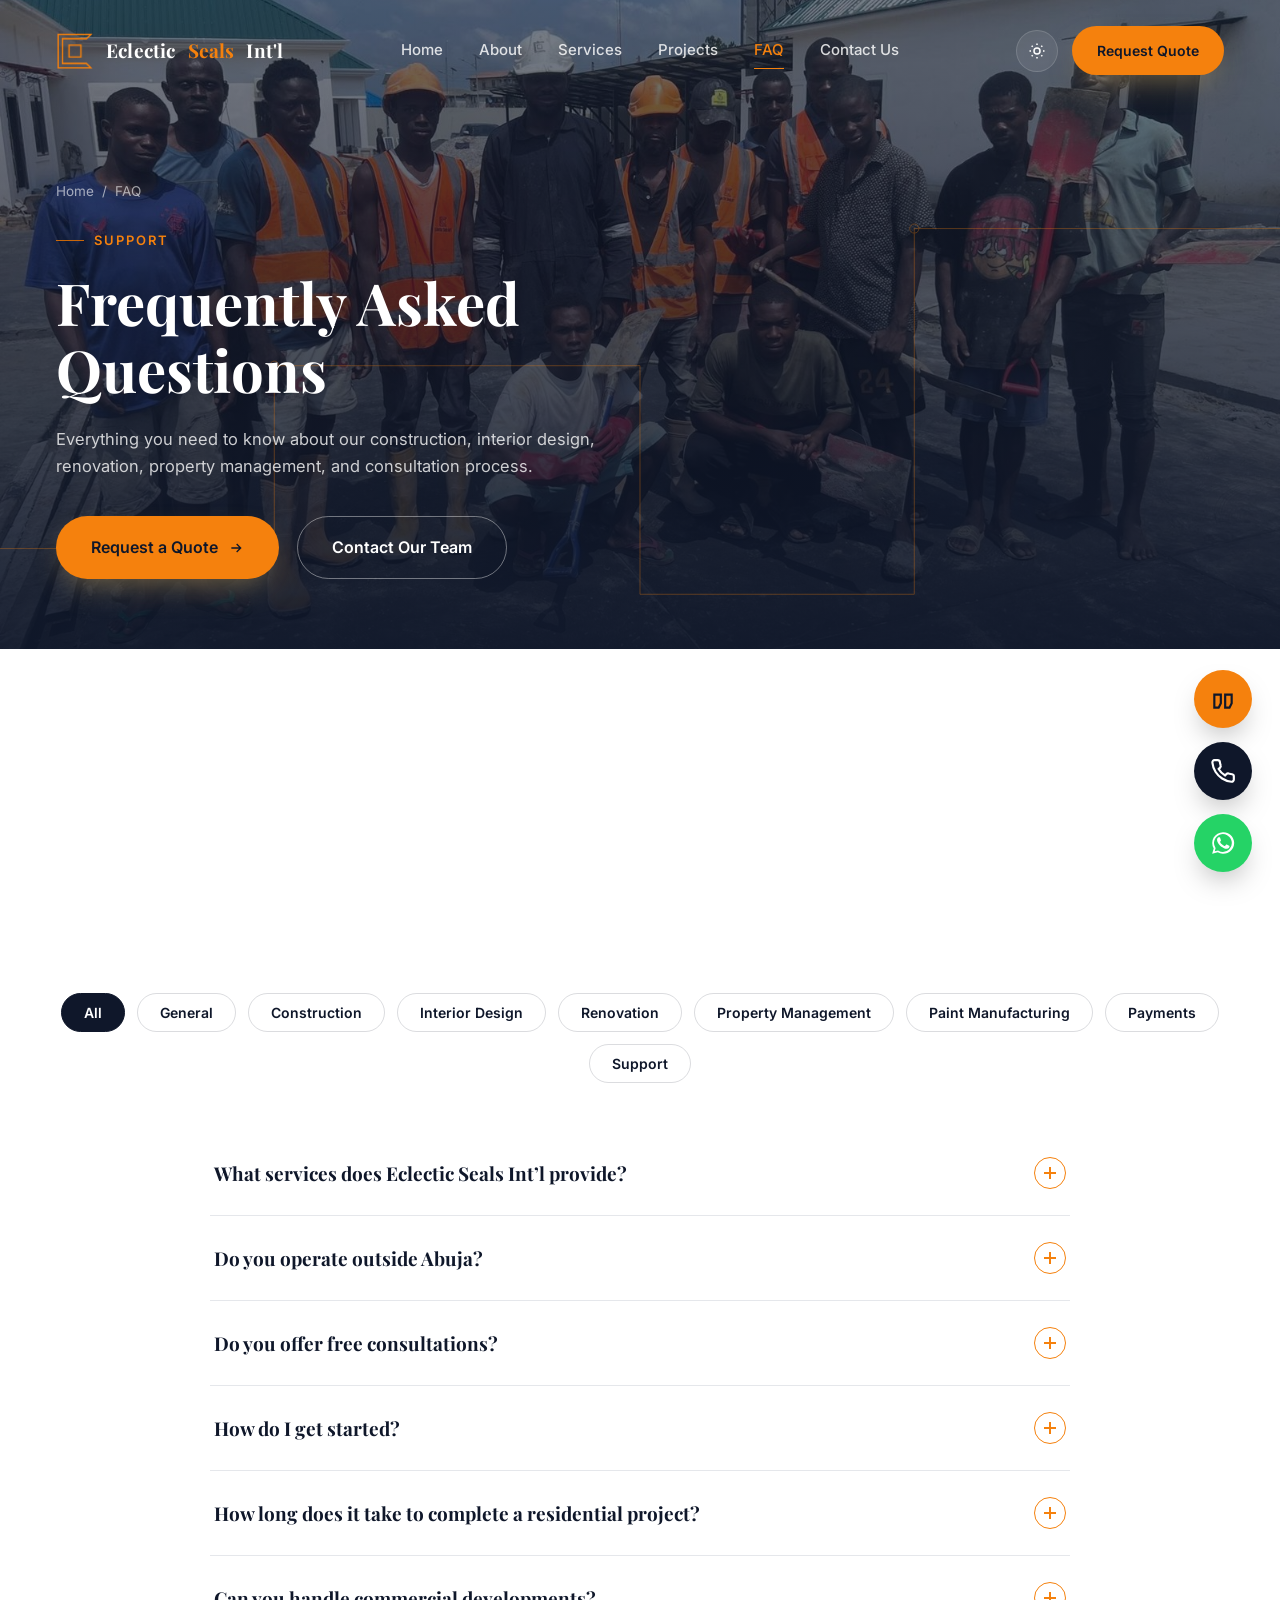
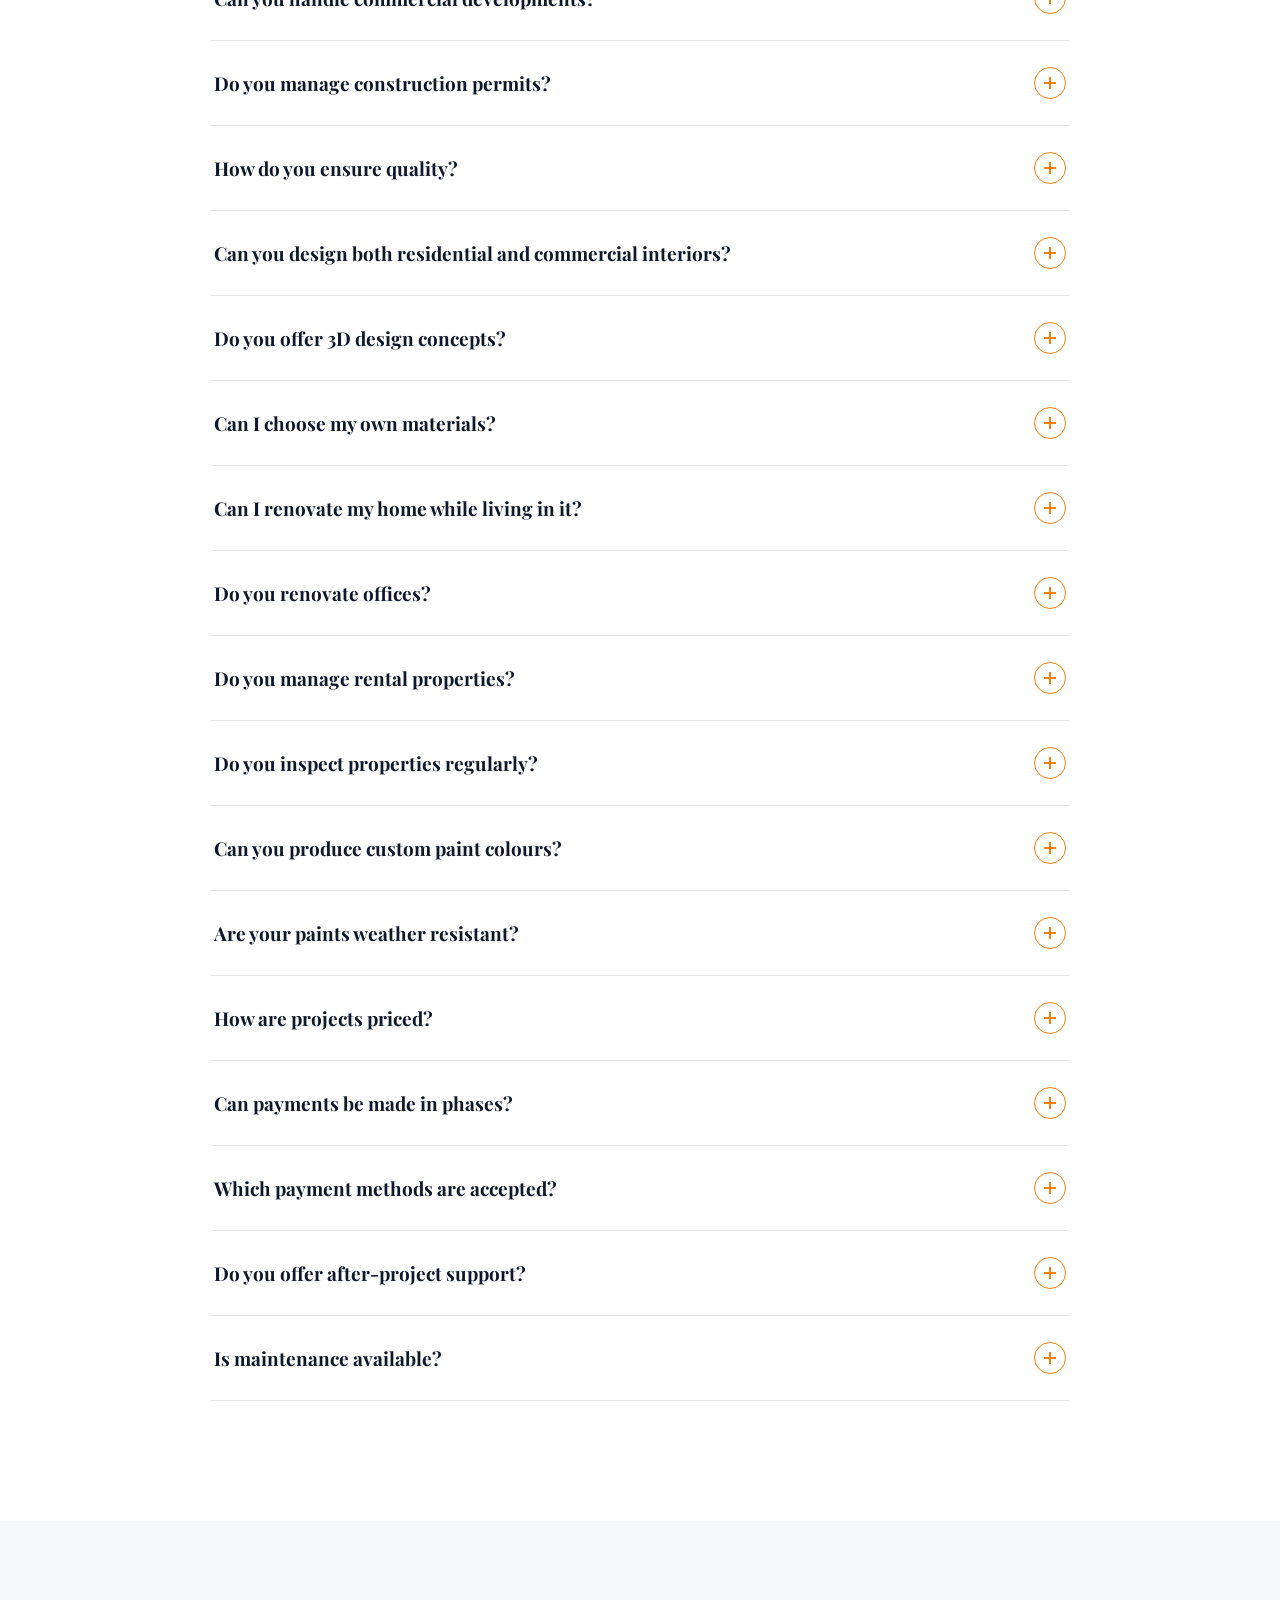
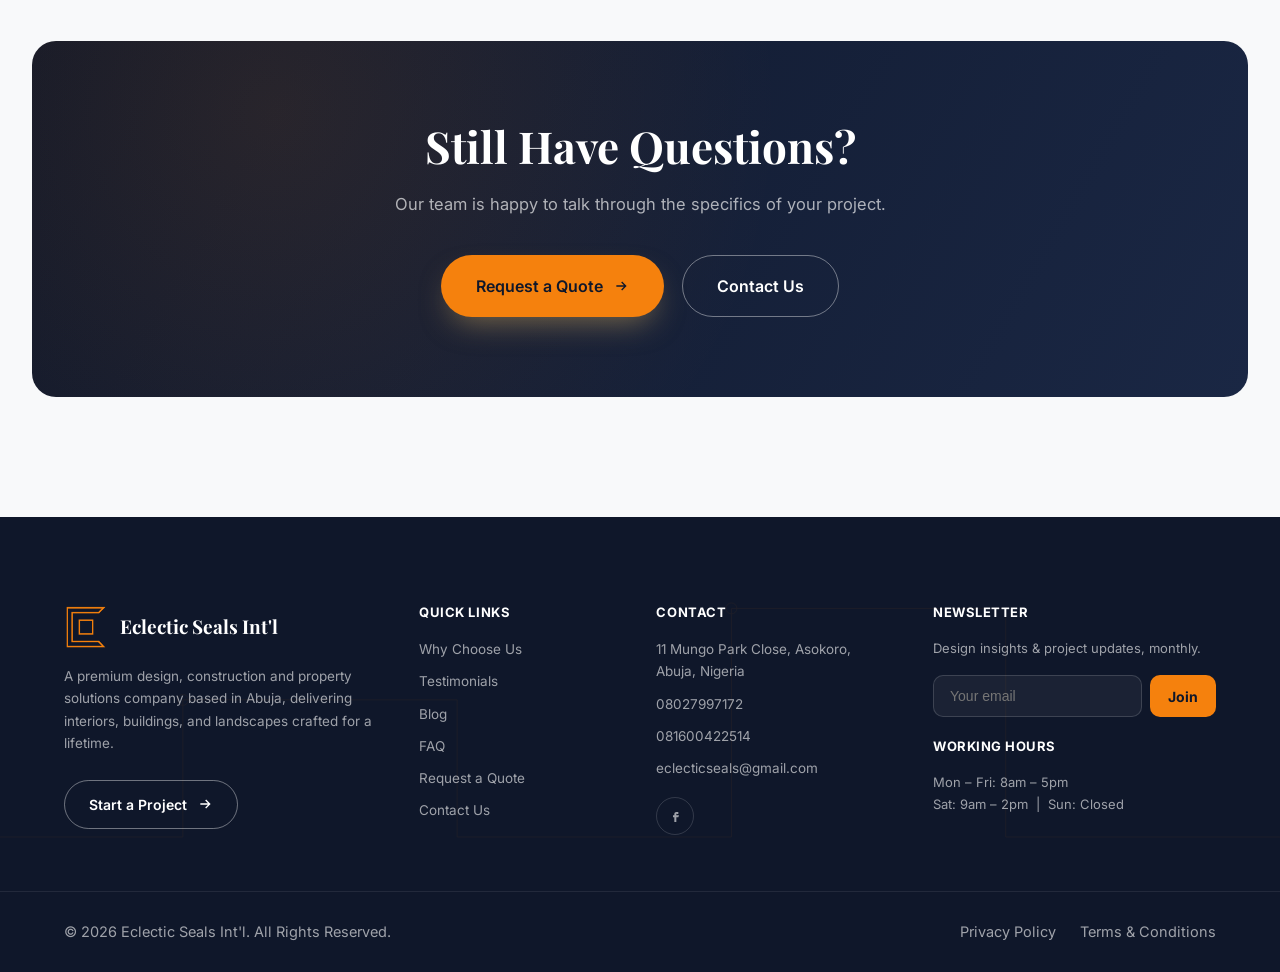
<file: faq.html>
<!DOCTYPE html>
<html lang="en">
<head>
<meta charset="UTF-8">
<meta name="viewport" content="width=device-width, initial-scale=1.0">
<title>FAQ | Eclectic Seals Int'l</title>
<meta name="description" content="Answers to common questions about Eclectic Seals Int'l's construction, interior design, renovation, property management and paint manufacturing services.">
<meta name="keywords" content="Eclectic Seals FAQ, construction questions Abuja">
<link rel="canonical" href="https://www.eclecticseals.com/faq">
<meta name="robots" content="index, follow">
<meta property="og:type" content="website">
<meta property="og:title" content="FAQ | Eclectic Seals Int'l">
<meta property="og:description" content="Answers to common questions about Eclectic Seals Int'l's construction, interior design, renovation, property management and paint manufacturing services.">
<meta property="og:url" content="https://www.eclecticseals.com/faq">
<meta property="og:site_name" content="Eclectic Seals Int'l">
<meta name="twitter:card" content="summary_large_image">
<meta name="twitter:title" content="FAQ | Eclectic Seals Int'l">
<meta name="twitter:description" content="Answers to common questions about Eclectic Seals Int'l's construction, interior design, renovation, property management and paint manufacturing services.">
<link rel="icon" type="image/png" href="images/logo-icon.png">
<link rel="preconnect" href="https://fonts.googleapis.com">
<link rel="preconnect" href="https://fonts.gstatic.com" crossorigin>
<link href="https://fonts.googleapis.com/css2?family=Playfair+Display:wght@600;700;800&family=Inter:wght@400;500;600;700&display=swap" rel="stylesheet">
<style>
/* =========================================================
   ECLECTIC SEALS INT'L — GLOBAL STYLESHEET
   Design system: Deep Navy / Gold / Copper on warm neutrals
   Signature motif: the "seal" — a circular architectural
   mark used for process steps, stat badges and the logo.
   ========================================================= */

:root{
  --navy: #0F172A;
  --navy-soft: #1B2842;
  --gold: #F5810D;
  --copper: #C9670A;
  --white: #FFFFFF;
  --bg: #F8F9FA;
  --charcoal: #222222;
  --light-gray: #F1F3F5;
  --success: #22C55E;

  --gold-10: rgba(245,129,13,0.10);
  --gold-20: rgba(245,129,13,0.20);
  --navy-70: rgba(15,23,42,0.70);
  --navy-85: rgba(15,23,42,0.85);

  --font-display: "Playfair Display", Georgia, serif;
  --font-body: "Inter", -apple-system, BlinkMacSystemFont, sans-serif;

  --container: 1320px;
  --gap: 8px;
  --radius-lg: 24px;
  --radius-md: 20px;
  --radius-sm: 12px;

  --shadow-soft: 0 20px 60px -15px rgba(15,23,42,0.15);
  --shadow-lift: 0 30px 80px -20px rgba(15,23,42,0.28);

  --ease: cubic-bezier(0.22, 1, 0.36, 1);
  --dur: 0.6s;
}

*,*::before,*::after{ box-sizing: border-box; }
html{ scroll-behavior: smooth; }
@media (prefers-reduced-motion: reduce){
  html{ scroll-behavior: auto; }
  *,*::before,*::after{ animation-duration: 0.01ms !important; animation-iteration-count: 1 !important; transition-duration: 0.01ms !important; scroll-behavior: auto !important; }
}

body{
  margin:0;
  font-family: var(--font-body);
  color: var(--charcoal);
  background: var(--white);
  font-size: 16.5px;
  line-height: 1.65;
  -webkit-font-smoothing: antialiased;
  overflow-x: hidden;
}

h1,h2,h3,h4,.font-display{ font-family: var(--font-display); color: var(--navy); margin: 0 0 0.4em; line-height: 1.15; font-weight: 700; }
p{ margin: 0 0 1em; }
a{ color: inherit; text-decoration: none; }
img{ max-width: 100%; display: block; }
ul{ margin:0; padding:0; list-style:none; }
button{ font-family: inherit; cursor: pointer; }

::selection{ background: var(--gold-20); color: var(--navy); }

:focus-visible{ outline: 3px solid var(--gold); outline-offset: 3px; }

.container{ max-width: var(--container); margin: 0 auto; padding: 0 56px; }
@media (max-width: 720px){ .container{ padding: 0 24px; } }
.grid-12{ display: grid; grid-template-columns: repeat(12,1fr); gap: 32px; }

.section{ padding: 120px 0; position: relative; }
.section--tight{ padding: 80px 0; }
.section--dark{ background: var(--navy); color: rgba(255,255,255,0.85); }
.section--dark h1,.section--dark h2,.section--dark h3{ color: var(--white); }
.section--light{ background: var(--light-gray); }
.section--bg{ background: var(--bg); }

.eyebrow{
  display:inline-flex; align-items:center; gap:10px;
  font-family: var(--font-body); font-size: 13px; letter-spacing: 0.16em; text-transform: uppercase;
  color: var(--copper); font-weight: 600; margin-bottom: 18px;
}
.eyebrow::before{ content:""; width: 28px; height: 1px; background: var(--copper); display:inline-block; }

.section-head{ max-width: 720px; margin-bottom: 64px; }
.section-head.center{ margin-left:auto; margin-right:auto; text-align:center; }
.section-head h2{ font-size: clamp(26px, 3.2vw, 36px); }
.section-head p{ font-size: 16.5px; color: #5b6370; }
.section--dark .section-head p{ color: rgba(255,255,255,0.65); }

/* ---------- Buttons ---------- */
.btn{
  position: relative; overflow: hidden;
  display:inline-flex; align-items:center; justify-content:center; gap:10px;
  padding: 17px 34px; border-radius: 100px; font-size:16px; font-weight:600;
  border: 1px solid transparent; transition: transform 0.35s var(--ease), box-shadow 0.35s var(--ease), background 0.35s var(--ease), color .35s var(--ease);
  white-space: nowrap;
}
.btn-primary{ background: var(--gold); color: var(--navy); box-shadow: 0 14px 30px -10px rgba(200,164,93,0.55); }
.btn-primary:hover{ transform: translateY(-3px); box-shadow: 0 20px 40px -10px rgba(200,164,93,0.65); }
.btn-outline{ background: transparent; color: var(--white); border-color: rgba(255,255,255,0.4); }
.btn-outline:hover{ background: rgba(255,255,255,0.12); transform: translateY(-3px); border-color: var(--white); }
.btn-outline-dark{ background: transparent; color: var(--navy); border-color: rgba(15,23,42,0.25); }
.btn-outline-dark:hover{ background: var(--navy); color: var(--white); transform: translateY(-3px); }
.btn-sm{ padding: 12px 24px; font-size: 14px; }
.btn svg{ width:16px; height:16px; transition: transform 0.3s var(--ease); }
.btn:hover svg{ transform: translateX(4px); }
.btn .ripple{ position:absolute; border-radius:50%; background: rgba(255,255,255,0.5); transform: scale(0); animation: ripple 0.6s linear; pointer-events:none; }
@keyframes ripple{ to{ transform: scale(3); opacity:0; } }
.btn-group{ display:flex; gap:18px; flex-wrap:wrap; }

/* ---------- Page loader ---------- */
#page-loader{ position:fixed; inset:0; background: var(--navy); z-index: 9999; display:flex; align-items:center; justify-content:center; transition: opacity 0.6s var(--ease), visibility 0.6s; }
#page-loader.loaded{ opacity:0; visibility:hidden; }
.loader-seal{ width:64px; height:64px; border-radius:50%; border: 2px solid var(--gold-20); border-top-color: var(--gold); animation: spin 1s linear infinite; }
@keyframes spin{ to{ transform: rotate(360deg); } }

/* ---------- Scroll progress ---------- */
#scroll-progress{ position:fixed; top:0; left:0; height:3px; background: linear-gradient(90deg, var(--gold), var(--copper)); z-index: 1001; width:0%; }

/* ---------- Nav ---------- */
.site-nav{
  position: fixed; top:0; left:0; right:0; z-index: 1000;
  padding: 26px 0; transition: padding 0.4s var(--ease), background 0.4s var(--ease), box-shadow 0.4s var(--ease);
}
.site-nav.scrolled{
  padding: 14px 0; background: rgba(15,23,42,0.72); backdrop-filter: blur(16px) saturate(140%); -webkit-backdrop-filter: blur(16px) saturate(140%);
  box-shadow: 0 10px 40px -20px rgba(0,0,0,0.4);
}
.nav-inner{ display:flex; align-items:center; justify-content:space-between; gap:24px; }
.brand{ display:flex; align-items:center; gap:12px; font-family: var(--font-display); font-weight:700; font-size:19px; color: var(--white); letter-spacing: 0.01em; }
.brand .seal-mark{ width:38px; height:38px; flex-shrink:0; object-fit:contain; }
.brand span{ color: var(--gold); }
.nav-links{ display:flex; align-items:center; gap:36px; }
.nav-links a{ color: rgba(255,255,255,0.82); font-size: 15px; font-weight:500; position:relative; padding: 6px 0; }
.nav-links a::after{ content:""; position:absolute; left:0; bottom:0; width:0; height:1px; background: var(--gold); transition: width 0.35s var(--ease); }
.nav-links a:hover::after, .nav-links a.active::after{ width:100%; }
.nav-links a.active{ color: var(--gold); }
.nav-cta{ display:flex; align-items:center; gap:14px; }
.nav-toggle{ display:none; }
.mega-panel{
  position:absolute; top: 100%; left:0; right:0; margin-top: 18px;
  background: rgba(15,23,42,0.96); backdrop-filter: blur(20px);
  border-radius: var(--radius-md); padding: 32px; box-shadow: var(--shadow-lift);
  opacity:0; visibility:hidden; transform: translateY(-10px);
  transition: opacity 0.35s var(--ease), transform 0.35s var(--ease), visibility 0.35s;
  display:grid; grid-template-columns: repeat(4,1fr); gap: 8px 24px;
}
.nav-item{ position: relative; }
.nav-item:hover .mega-panel, .mega-panel:hover{ opacity:1; visibility:visible; transform: translateY(0); }
.mega-panel a{ display:block; padding: 10px 12px; border-radius: 10px; font-size:14px; color: rgba(255,255,255,0.75); }
.mega-panel a:hover{ background: rgba(255,255,255,0.06); color: var(--gold); }
.mega-panel a::after{ display:none; }

.mobile-toggle{ display:none; width:44px; height:44px; border-radius:50%; background: rgba(255,255,255,0.08); border:1px solid rgba(255,255,255,0.15); align-items:center; justify-content:center; }
.mobile-toggle span, .mobile-toggle span::before, .mobile-toggle span::after{ content:""; display:block; width:18px; height:2px; background: var(--white); position:relative; transition: all 0.3s var(--ease); }
.mobile-toggle span::before{ position:absolute; top:-6px; }
.mobile-toggle span::after{ position:absolute; top:6px; }
.mobile-toggle.open span{ background: transparent; }
.mobile-toggle.open span::before{ top:0; transform: rotate(45deg); background: var(--gold); }
.mobile-toggle.open span::after{ top:0; transform: rotate(-45deg); background: var(--gold); }

.mobile-menu{
  position: fixed; inset:0; background: var(--navy); z-index: 999;
  display:flex; flex-direction: column; justify-content:center; padding: 100px 40px 40px;
  transform: translateY(-100%); transition: transform 0.5s var(--ease), visibility 0.5s;
  overflow-y: auto; visibility: hidden; pointer-events: none;
}
.mobile-menu.open{ transform: translateY(0); visibility: visible; pointer-events: auto; }
.mobile-menu a{ font-family: var(--font-display); font-size: clamp(20px, 4vw, 32px); color: var(--white); padding: 10px 0; border-bottom: 1px solid rgba(255,255,255,0.08); flex-shrink:0; }
.mobile-menu a:hover{ color: var(--gold); }

/* ---------- Hero ---------- */
.hero{ position:relative; min-height: 100vh; display:flex; align-items:center; color: var(--white); overflow:hidden; background: var(--navy); padding: 60px 0 70px; }
.hero-bg{ position:absolute; inset:0; background-size: cover; background-position:center; }
.hero-bg::after{ content:""; position:absolute; inset:0; background: linear-gradient(180deg, rgba(15,23,42,0.55) 0%, rgba(15,23,42,0.78) 60%, rgba(15,23,42,0.95) 100%); }
.hero-lines{ position:absolute; inset:0; opacity:0.35; pointer-events:none; }
.hero-content{ position:relative; z-index:2; padding-top: 150px; width:100%; margin-left:0; margin-right:0; }
.hero h1{ color: var(--white); font-size: clamp(34px, 4.6vw, 58px); max-width: 720px; font-weight:700; }
.hero h1 em{ font-style: normal; color: var(--gold); }
.hero p.lead{ max-width: 620px; font-size: 16.5px; color: rgba(255,255,255,0.78); margin-bottom: 36px; }
.hero-badges{ display:flex; flex-wrap:wrap; align-items:center; gap:14px; margin-top: 48px; }
.hero-badge{ display:flex; align-items:center; gap:10px; padding: 12px 20px; border-radius: 100px; background: rgba(255,255,255,0.07); border: 1px solid rgba(255,255,255,0.14); backdrop-filter: blur(10px); font-size: 14px; color: rgba(255,255,255,0.85); }
.hero-badges-label{
  position:relative; font-weight:800; color: var(--white); font-size:15px; letter-spacing:0.04em; text-transform:uppercase; margin-right:10px;
  padding-bottom:12px;
}
.hero-badges-label::after{
  content:"";
  position:absolute; left:0; bottom:0; width:100%; height:8px;
  background-image: url("data:image/svg+xml,%3Csvg xmlns='http://www.w3.org/2000/svg' viewBox='0 0 120 10' preserveAspectRatio='none'%3E%3Cpath d='M0 6 Q 10 0, 20 6 T 40 6 T 60 6 T 80 6 T 100 6 T 120 6' stroke='%23F5810D' stroke-width='2.4' fill='none' stroke-linecap='round'/%3E%3C/svg%3E");
  background-repeat: no-repeat;
  background-size: 100% 100%;
}
.hero-list{ list-style:none; display:grid; grid-template-columns: 1fr 1fr; gap:9px 28px; max-width:560px; margin: 0 0 32px; padding:0; }
.hero-list li{ position:relative; padding-left:20px; color:rgba(255,255,255,0.82); font-size:15px; }
.hero-list li::before{ content:""; position:absolute; left:0; top:8px; width:7px; height:7px; border-radius:50%; background: var(--gold); }
@media (max-width: 560px){ .hero-list{ grid-template-columns: 1fr; } }
.hero-badge svg{ width:16px; height:16px; color: var(--gold); flex-shrink:0; }

.hero--page{ min-height: 68vh; }
.hero--page .hero-content{ padding-top: 120px; }

/* ---------- Reveal animations ---------- */
.reveal{ opacity:0; transform: translateY(36px); transition: opacity 0.9s var(--ease), transform 0.9s var(--ease); }
.reveal.in{ opacity:1; transform: translateY(0); }
.reveal-left{ opacity:0; transform: translateX(-44px); transition: opacity 0.9s var(--ease), transform 0.9s var(--ease); }
.reveal-left.in{ opacity:1; transform: translateX(0); }
.reveal-right{ opacity:0; transform: translateX(44px); transition: opacity 0.9s var(--ease), transform 0.9s var(--ease); }
.reveal-right.in{ opacity:1; transform: translateX(0); }
.reveal-scale{ opacity:0; transform: scale(0.92); transition: opacity 0.9s var(--ease), transform 0.9s var(--ease); }
.reveal-scale.in{ opacity:1; transform: scale(1); }
.stagger.in > *{ transition-delay: calc(var(--i, 0) * 0.09s); }

/* ---------- Intro split ---------- */
.split{ display:grid; grid-template-columns: 1fr 1fr; gap: 72px; align-items:center; }
.split-media{ position:relative; border-radius: var(--radius-lg); overflow:hidden; aspect-ratio: 4/5; box-shadow: var(--shadow-soft); }
.split-media img{ width:100%; height:100%; object-fit:cover; transition: transform 1.2s var(--ease); }
.split-media:hover img{ transform: scale(1.06); }

/* ---------- Bento / cards ---------- */
.bento{ display:grid; grid-template-columns: repeat(3, 1fr); gap: 24px; }
.card{ background: var(--white); border-radius: var(--radius-md); padding: 36px 30px; box-shadow: var(--shadow-soft); transition: transform 0.45s var(--ease), box-shadow 0.45s var(--ease); border: 1px solid rgba(15,23,42,0.05); display:flex; flex-direction:column; }
.card:hover{ transform: translateY(-10px); box-shadow: var(--shadow-lift); }
.icon{ width:56px; height:56px; border-radius:16px; background: var(--gold-10); display:flex; align-items:center; justify-content:center; color: var(--copper); }
.icon svg{ width:26px; height:26px; }
.card .icon{ width:56px; height:56px; border-radius: 16px; background: var(--gold-10); display:flex; align-items:center; justify-content:center; margin-bottom: 22px; color: var(--copper); }
.card .icon svg{ width:26px; height:26px; }
.card h3{ font-size:18.5px; }
.card p{ color:#5b6370; font-size:15.5px; margin-bottom: 14px; }
.card ul{ margin-bottom: 18px; flex-grow:1; }
.card ul li{ font-size:14.5px; color:#5b6370; padding: 4px 0 4px 20px; position:relative; }
.card ul li::before{ content:""; position:absolute; left:0; top:13px; width:8px; height:1px; background: var(--copper); }
.card .learn{
  font-size:13.5px; font-weight:700; color: var(--navy); display:inline-flex; align-items:center; justify-content:center; gap:8px;
  padding: 12px 20px; border-radius: 100px; background: var(--gold-10); border: 1px solid transparent;
  transition: all 0.35s var(--ease); align-self:flex-start; margin-top:auto;
}
.card:hover .learn{ background: var(--gold); color: var(--navy); }
.card .learn svg{ width:14px; height:14px; transition: transform 0.3s var(--ease); }
.card:hover .learn svg{ transform: translateX(4px); }

.feature-dark{ background: rgba(255,255,255,0.04); border:1px solid rgba(255,255,255,0.09); border-radius: var(--radius-md); padding: 34px; transition: border-color 0.4s var(--ease), transform 0.4s var(--ease); }
.feature-dark:hover{ border-color: var(--gold); transform: translateY(-6px); }
.feature-dark .icon{ width:50px; height:50px; border-radius:14px; background: var(--gold-10); display:flex; align-items:center; justify-content:center; color: var(--gold); margin-bottom: 20px; }
.service-block > .icon{ width:56px; height:56px; border-radius:16px; background: var(--gold-10); display:flex; align-items:center; justify-content:center; color: var(--copper); }
.service-block > .icon svg{ width:26px; height:26px; }
.feature-dark h3{ color: var(--white); font-size: 19px; }
.feature-dark p{ color: rgba(255,255,255,0.6); font-size: 15px; margin:0; }

.grid-2{ display:grid; grid-template-columns: repeat(2,1fr); gap:24px; }
.grid-3{ display:grid; grid-template-columns: repeat(3,1fr); gap:24px; }
.grid-4{ display:grid; grid-template-columns: repeat(4,1fr); gap:24px; }
.grid-6{ display:grid; grid-template-columns: repeat(6,1fr); gap:20px; }

/* ---------- Seal / process markers (signature element) ---------- */
.seal{
  width:64px; height:64px; border-radius:50%;
  border: 1.5px solid var(--gold); position:relative;
  display:flex; align-items:center; justify-content:center;
  flex-shrink:0; background: var(--white);
}
.seal::before{ content:""; position:absolute; inset:6px; border:1px solid var(--gold-20); border-radius:50%; }
.seal span{ font-family: var(--font-display); font-weight:700; color: var(--navy); font-size:18px; }
.section--dark .seal{ background: transparent; }
.section--dark .seal span{ color: var(--gold); }

.process-track{ position:relative; display:grid; grid-auto-flow:column; grid-auto-columns: 1fr; gap: 20px; }
.process-track::before{ content:""; position:absolute; top:32px; left:0; right:0; height:1px; background: linear-gradient(90deg, transparent, var(--gold-20) 10%, var(--gold-20) 90%, transparent); }
.process-step{ text-align:center; position:relative; }
.process-step .seal{ margin: 0 auto 20px; }
.process-step h4{ color: var(--white); font-size:16px; margin-bottom:8px; }
.process-step p{ color: rgba(255,255,255,0.55); font-size:13.5px; }

/* ---------- Project cards ---------- */
.project-card{ position:relative; border-radius: var(--radius-md); overflow:hidden; aspect-ratio: 4/3.1; box-shadow: var(--shadow-soft); }
.project-card img{ width:100%; height:100%; object-fit:cover; transition: transform 1s var(--ease); }
.project-card:hover img{ transform: scale(1.08); }
.project-card::after{ content:""; position:absolute; inset:0; background: linear-gradient(0deg, rgba(6,10,20,0.97) 0%, rgba(6,10,20,0.75) 32%, rgba(6,10,20,0.25) 62%, transparent 82%); }
.project-info{ position:absolute; left:0; right:0; bottom:0; padding: 26px; z-index:2; color: var(--white); transform: translateY(14px); transition: transform 0.5s var(--ease); }
.project-card:hover .project-info{ transform: translateY(0); }
.project-tag{ font-size:12px; letter-spacing:0.1em; text-transform:uppercase; color: var(--gold); margin-bottom:8px; display:block; }
.project-info h3{ color: var(--white); font-size:19px; margin-bottom:6px; }
.project-info .loc{ font-size:13.5px; color: rgba(255,255,255,0.7); margin-bottom:14px; }
.project-info a{ font-size:13.5px; font-weight:600; display:inline-flex; align-items:center; gap:6px; color: var(--white); border-bottom: 1px solid var(--gold); padding-bottom:2px; white-space:nowrap; }

.masonry{ column-count: 3; column-gap: 24px; }
.masonry .project-card{ break-inside: avoid; margin-bottom: 24px; }
.masonry .project-card:nth-child(3n+1){ aspect-ratio: 4/5; }
.masonry .project-card:nth-child(3n+2){ aspect-ratio: 4/3; }

.gallery-img{ border-radius: var(--radius-md); overflow:hidden; box-shadow: var(--shadow-soft); break-inside: avoid; margin-bottom: 24px; }
.gallery-img img{ width:100%; height:auto; display:block; transition: transform 0.7s var(--ease); }
.gallery-img:hover img{ transform: scale(1.05); }

/* ---------- Blog feed ---------- */
.blog-feed{ max-width: 800px; margin: 0 auto; display:flex; flex-direction:column; gap: 8px; }
.blog-post{ background: var(--white); border-radius: var(--radius-lg); padding: 36px 40px; box-shadow: var(--shadow-soft); margin-bottom: 28px; }
.blog-post-header{ display:flex; align-items:center; gap:16px; margin-bottom:14px; flex-wrap:wrap; }
.blog-post-date{ font-size:13px; color:#8a9099; }
.blog-post h2{ font-size:23px; margin-bottom:14px; }
.blog-post-body-text{ color:#5b6370; font-size:15.5px; line-height:1.7; margin-bottom: 20px; }
.blog-media-grid{ display:grid; grid-template-columns: repeat(3, 1fr); gap:10px; }
.blog-media-grid--1{ grid-template-columns: 1fr; }
.blog-media-grid--2{ grid-template-columns: 1fr 1fr; }
.blog-media-thumb{ border-radius:12px; overflow:hidden; aspect-ratio: 4/3; cursor:pointer; position:relative; }
.blog-media-thumb img{ width:100%; height:100%; object-fit:cover; transition: transform 0.5s var(--ease); }
.blog-media-thumb:hover img{ transform: scale(1.06); }
.blog-video{ grid-column: 1 / -1; border-radius:12px; overflow:hidden; aspect-ratio:16/9; background:#000; }
.blog-video iframe, .blog-video video{ width:100%; height:100%; border:0; display:block; }
@media (max-width: 640px){
  .blog-post{ padding:26px 22px; }
  .blog-media-grid, .blog-media-grid--2, .blog-media-grid--3, .blog-media-grid--4{ grid-template-columns: repeat(2,1fr); }
}

.filter-bar{ display:flex; flex-wrap:wrap; gap:12px; margin-bottom: 48px; }
.filter-btn{ padding: 10px 22px; border-radius: 100px; border: 1px solid rgba(15,23,42,0.15); background: transparent; font-size:14px; font-weight:600; color: var(--navy); transition: all 0.3s var(--ease); }
.filter-btn.active, .filter-btn:hover{ background: var(--navy); color: var(--white); border-color: var(--navy); }

/* ---------- Testimonials ---------- */
.testi-track{ position:relative; overflow:hidden; }
.testi-slides{ display:flex; transition: transform 0.7s var(--ease); }
.testi-slide{ min-width:100%; padding: 8px; }
.testi-card{ background: var(--white); border-radius: var(--radius-lg); padding: 48px; box-shadow: var(--shadow-soft); max-width: 760px; margin:0 auto; text-align:center; }
.testi-card .stars{ color: var(--gold); font-size:18px; letter-spacing:4px; margin-bottom: 20px; }
.testi-card p.quote{ font-family: var(--font-display); font-size: 20px; color: var(--navy); line-height:1.5; margin-bottom: 28px; }
.testi-person{ display:flex; align-items:center; justify-content:center; gap:14px; }
.testi-person img{ width:52px; height:52px; border-radius:50%; object-fit:cover; }
.avatar-initials{ width:52px; height:52px; border-radius:50%; display:flex; align-items:center; justify-content:center; color:#fff; font-family: var(--font-display); font-weight:700; font-size:17px; flex-shrink:0; }
.testi-person .name{ font-weight:700; color: var(--navy); font-size:15px; }
.testi-person .role{ font-size:13px; color:#5b6370; }
.testi-dots{ display:flex; justify-content:center; gap:10px; margin-top: 32px; }
.testi-dots button{ width:9px; height:9px; border-radius:50%; background: rgba(15,23,42,0.15); border:none; padding:0; }
.testi-dots button.active{ background: var(--gold); width:26px; border-radius:6px; }

.contact-info-row{ display:flex; align-items:flex-start; gap:16px; margin-bottom:22px; }
.contact-info-row .icon{ width:44px; height:44px; border-radius:12px; background: var(--gold-10); color: var(--copper); display:flex; align-items:center; justify-content:center; flex-shrink:0; }
.contact-info-row .icon svg{ width:20px; height:20px; }
.contact-info-row strong{ display:block; color: var(--navy); font-size:15px; margin-bottom:4px; }
.contact-info-row div div{ color:#5b6370; font-size:14.5px; line-height:1.6; }
.contact-info-row div div svg{ width:14px; height:14px; vertical-align:-2px; color: var(--copper); }

.mv-card{
  background: linear-gradient(160deg, #ffffff 0%, var(--bg) 100%);
  border-radius: var(--radius-lg); padding: 44px 40px; box-shadow: var(--shadow-soft);
  position:relative; overflow:hidden; border-top: 4px solid var(--gold);
  transition: transform 0.4s var(--ease), box-shadow 0.4s var(--ease);
}
.mv-card::after{ content:""; position:absolute; top:-40px; right:-40px; width:150px; height:150px; border-radius:50%; background: var(--gold-10); }
.mv-card:hover{ transform: translateY(-8px); box-shadow: var(--shadow-lift); }
.mv-icon{ position:relative; z-index:1; width:60px; height:60px; border-radius:16px; background: var(--navy); color: var(--gold); display:flex; align-items:center; justify-content:center; margin-bottom:24px; }
.mv-icon svg{ width:26px; height:26px; }
.mv-card h3{ position:relative; z-index:1; font-size:23px; margin-bottom:12px; }
.mv-card p{ position:relative; z-index:1; color:#5b6370; font-size:15.5px; margin:0; }

.service-block{ max-width: 880px; }
.service-bullets{ display:grid; grid-template-columns: 1fr 1fr; column-gap: 32px; row-gap: 2px; margin: 22px 0 28px; }
.service-bullet{ display:flex; align-items:center; gap:10px; padding: 7px 0; font-size:15px; color:var(--navy); font-weight:600; }
.service-bullet .tick{ display:inline-flex; width:16px; height:16px; color: var(--gold); flex-shrink:0; }
@media (max-width: 720px){ .service-bullets{ grid-template-columns: 1fr; } }

.expertise-grid{ display:grid; grid-template-columns: 1fr 1fr; gap:14px; }
.expertise-item{
  display:flex; align-items:center; gap:14px; padding: 16px 18px; background: var(--white);
  border-radius: 14px; box-shadow: var(--shadow-soft); transition: transform 0.35s var(--ease), box-shadow 0.35s var(--ease);
}
.expertise-item:hover{ transform: translateY(-4px); box-shadow: var(--shadow-lift); }
.expertise-item .icon{ width:42px; height:42px; border-radius:12px; flex-shrink:0; }
.expertise-item .icon svg{ width:20px; height:20px; }
.expertise-item span{ font-weight:700; color: var(--navy); font-size:14.5px; }
@media (max-width: 720px){ .expertise-grid{ grid-template-columns: 1fr; } }

.spotlight-grid{ display:grid; grid-template-columns: 1fr 1fr; gap:16px; }
.spotlight-item{ display:flex; align-items:flex-start; gap:14px; padding: 18px; background: var(--white); border-radius:14px; box-shadow: var(--shadow-soft); }
.spotlight-item .icon{ width:42px; height:42px; border-radius:12px; flex-shrink:0; }
.spotlight-item .icon svg{ width:19px; height:19px; }
.spotlight-item strong{ display:block; color: var(--navy); font-size:14px; margin-bottom:3px; }
.spotlight-item span{ color:#5b6370; font-size:14px; }

/* ---------- Project gallery cards ---------- */
.project-card[data-gallery]{ cursor: pointer; }
.gallery-badge{
  position:absolute; top:16px; right:16px; z-index:3;
  background: rgba(9,14,26,0.75); backdrop-filter: blur(6px);
  color:#fff; font-size:12.5px; font-weight:700; padding:7px 13px; border-radius:100px;
  display:flex; align-items:center; gap:6px;
}
.gallery-badge svg{ width:14px; height:14px; }
.project-info .view-gallery{ font-size:13.5px; font-weight:600; display:inline-flex; align-items:center; gap:6px; color: var(--white); border-bottom: 1px solid var(--gold); padding-bottom:2px; white-space:nowrap; }

/* ---------- Before / After frames ---------- */
.ba-frame{ position:relative; border-radius: var(--radius-md); overflow:hidden; box-shadow: var(--shadow-soft); aspect-ratio: 4/3.2; }
.ba-frame img{ width:100%; height:100%; object-fit:cover; }
.ba-tag{ position:absolute; top:16px; left:16px; z-index:2; background: rgba(9,14,26,0.8); color:#fff; font-size:12px; font-weight:700; letter-spacing:0.08em; text-transform:uppercase; padding:7px 14px; border-radius:100px; }
.ba-tag--after{ background: var(--gold); color: var(--navy); }

/* ---------- Lightbox gallery ---------- */
.lightbox{
  position:fixed; inset:0; z-index:2000; background: rgba(6,9,18,0.97);
  display:flex; flex-direction:column; align-items:center; justify-content:center;
  padding: 32px 20px; opacity:0; visibility:hidden; transition: opacity 0.35s ease, visibility 0.35s;
}
.lightbox.open{ opacity:1; visibility:visible; }
.lightbox-stage{ position:relative; max-width:1100px; width:100%; display:flex; flex-direction:column; align-items:center; }
.lightbox-stage img{ max-width:100%; max-height:64vh; object-fit:contain; border-radius:14px; box-shadow:0 30px 90px rgba(0,0,0,0.55); background:#0b1220; }
.lightbox-caption{ margin-top:18px; text-align:center; }
.lightbox-caption h3{ color:#fff; font-size:19px; margin-bottom:4px; }
.lightbox-caption span{ color:rgba(255,255,255,0.5); font-size:13px; letter-spacing:0.05em; }
.lightbox-close{
  position:absolute; top:22px; right:24px; width:44px; height:44px; border-radius:50%;
  background: rgba(255,255,255,0.08); border:1px solid rgba(255,255,255,0.2); color:#fff;
  font-size:24px; line-height:1; cursor:pointer; z-index:5; transition: background 0.3s;
}
.lightbox-close:hover{ background: rgba(255,255,255,0.18); }
.lightbox-nav{
  position:absolute; top:50%; transform:translateY(-50%); width:52px; height:52px; border-radius:50%;
  background: rgba(255,255,255,0.08); border:1px solid rgba(255,255,255,0.2); color:#fff;
  display:flex; align-items:center; justify-content:center; cursor:pointer; z-index:5; font-size:20px;
  transition: background 0.3s;
}
.lightbox-nav:hover{ background: var(--gold); border-color: var(--gold); color: var(--navy); }
.lightbox-prev{ left:16px; }
.lightbox-next{ right:16px; }
.lightbox-thumbs{ display:flex; gap:10px; margin-top:26px; max-width:100%; overflow-x:auto; padding:4px 4px 10px; }
.lightbox-thumbs img{ width:64px; height:64px; object-fit:cover; border-radius:8px; opacity:0.45; cursor:pointer; transition: opacity 0.25s, transform 0.25s; flex-shrink:0; }
.lightbox-thumbs img.active{ opacity:1; box-shadow:0 0 0 2px var(--gold); }
.lightbox-thumbs img:hover{ opacity:0.85; transform: translateY(-2px); }
@media (max-width: 720px){
  .lightbox-nav{ width:42px; height:42px; font-size:16px; }
  .lightbox-prev{ left:6px; }
  .lightbox-next{ right:6px; }
  .lightbox-close{ top:12px; right:14px; width:38px; height:38px; font-size:20px; }
  .lightbox-stage img{ max-height:52vh; }
  .lightbox-thumbs img{ width:50px; height:50px; }
}
@media (max-width: 720px){ .spotlight-grid{ grid-template-columns: 1fr; } }

.testi-marquee{ overflow:hidden; -webkit-mask-image: linear-gradient(90deg, transparent, black 6%, black 94%, transparent); mask-image: linear-gradient(90deg, transparent, black 6%, black 94%, transparent); }
.testi-track-marquee{ display:flex; gap:24px; width:max-content; animation: testi-scroll 42s linear infinite; }
.testi-marquee:hover .testi-track-marquee{ animation-play-state: paused; }
.testi-card-mini{ flex: 0 0 380px; background: var(--white); border-radius: var(--radius-md); padding: 32px; box-shadow: var(--shadow-soft); }
.testi-card-mini .stars{ color: var(--gold); font-size:15px; letter-spacing:3px; margin-bottom: 16px; }
.testi-card-mini .quote{ font-size:15.5px; color:#4a5160; line-height:1.6; margin-bottom: 22px; min-height:110px; }
.testi-card-mini .testi-person{ display:flex; align-items:center; justify-content:flex-start; gap:12px; }
.testi-card-mini .testi-person img{ width:46px; height:46px; border-radius:50%; object-fit:cover; }
.testi-card-mini .avatar-initials{ width:46px; height:46px; font-size:15px; }
.testi-card-mini .testi-person .name{ font-weight:700; color: var(--navy); font-size:14px; }
.testi-card-mini .testi-person .role{ font-size:12.5px; color:#5b6370; }
@keyframes testi-scroll{ from{ transform: translateX(0); } to{ transform: translateX(-50%); } }
@media (max-width: 720px){
  .testi-card-mini{ flex-basis: 300px; }
}

.testi-grid{ columns: 3; column-gap: 24px; }
.testi-mini{ background: var(--white); border-radius: var(--radius-md); padding: 28px; box-shadow: var(--shadow-soft); break-inside: avoid; margin-bottom: 24px; transition: transform 0.4s var(--ease); }
.testi-mini:hover{ transform: translateY(-6px); }

/* ---------- Achievements / counters ---------- */
.achieve-grid{ display:grid; grid-template-columns: repeat(4,1fr); gap: 24px; }
.achieve-item{ text-align:center; padding: 40px 20px; border-radius: var(--radius-md); background: rgba(255,255,255,0.05); border: 1px solid rgba(255,255,255,0.08); }
.achieve-item .num{ font-family: var(--font-display); font-size: 48px; color: var(--gold); font-weight:700; }
.achieve-item .label{ font-size:14px; color: rgba(255,255,255,0.6); margin-top:6px; }

/* ---------- Blog ---------- */
.blog-card{ background: var(--white); border-radius: var(--radius-md); overflow:hidden; box-shadow: var(--shadow-soft); transition: transform 0.4s var(--ease); }
.blog-card:hover{ transform: translateY(-8px); }
.blog-img{ aspect-ratio: 16/10; overflow:hidden; }
.blog-img img{ width:100%; height:100%; object-fit:cover; transition: transform 0.8s var(--ease); }
.blog-card:hover .blog-img img{ transform: scale(1.08); }
.blog-body{ padding: 26px; }
.blog-cat{ font-size:12px; letter-spacing:0.1em; text-transform:uppercase; color: var(--copper); font-weight:600; }
.blog-body h3{ font-size:17.5px; margin: 10px 0; }
.blog-meta{ font-size:13px; color:#8a9099; display:flex; gap:14px; margin-top:16px; }

/* ---------- Forms ---------- */
.form-card{ background: var(--white); border-radius: var(--radius-lg); padding: 48px; box-shadow: var(--shadow-lift); }
.field{ margin-bottom: 22px; }
.field label{ display:block; font-size:14px; font-weight:600; color: var(--navy); margin-bottom:8px; }
.field input, .field select, .field textarea{
  width:100%; padding: 15px 18px; border-radius: 12px; border: 1.5px solid #e2e5ea; font-family: var(--font-body); font-size:15.5px; background: var(--bg); transition: border-color 0.3s, box-shadow 0.3s;
}
.field input:focus, .field select:focus, .field textarea:focus{ border-color: var(--gold); box-shadow: 0 0 0 4px var(--gold-10); outline:none; background: var(--white); }
.field textarea{ resize: vertical; min-height:130px; }
.field.error input, .field.error textarea{ border-color:#e05a4e; }
.field .err-msg{ color:#e05a4e; font-size:13px; margin-top:6px; display:none; }
.field.error .err-msg{ display:block; }
.field .success-check{ color: var(--success); }
.row-2{ display:grid; grid-template-columns: 1fr 1fr; gap:20px; }
.checkbox-row{ display:flex; gap:22px; flex-wrap:wrap; }
.checkbox-row label{ display:flex; align-items:center; gap:8px; font-size:14px; font-weight:500; color: var(--charcoal); }

.steps-indicator{ display:flex; justify-content:space-between; margin-bottom:44px; position:relative; }
.steps-indicator::before{ content:""; position:absolute; top:18px; left:0; right:0; height:2px; background:#e2e5ea; z-index:0; }
.step-dot{ position:relative; z-index:1; display:flex; flex-direction:column; align-items:center; gap:8px; }
.step-dot .circle{ width:38px; height:38px; border-radius:50%; background: var(--white); border:2px solid #e2e5ea; display:flex; align-items:center; justify-content:center; font-weight:700; color:#b0b6bf; font-size:14px; transition: all 0.3s; }
.step-dot.active .circle{ border-color: var(--gold); color: var(--gold); background: var(--gold-10); }
.step-dot.done .circle{ background: var(--gold); border-color: var(--gold); color: var(--navy); }
.step-dot .lbl{ font-size:12.5px; color:#8a9099; font-weight:600; }
.form-step{ display:none; }
.form-step.active{ display:block; }

.confirm-check{ width:88px; height:88px; border-radius:50%; background: var(--gold-10); display:flex; align-items:center; justify-content:center; margin: 0 auto 24px; }
.confirm-check svg{ width:40px; height:40px; color: var(--success); }

/* ---------- Accordion ---------- */
.accordion-item{ border-bottom: 1px solid #e5e7eb; }
.accordion-head{ width:100%; display:flex; justify-content:space-between; align-items:center; gap:20px; padding: 26px 4px; background:none; border:none; text-align:left; font-family: var(--font-display); font-size:19px; color: var(--navy); font-weight:700; }
.accordion-head .plus{ flex-shrink:0; width:32px; height:32px; border-radius:50%; border:1.5px solid var(--gold); display:flex; align-items:center; justify-content:center; transition: transform 0.35s var(--ease); position:relative; }
.accordion-head .plus::before, .accordion-head .plus::after{ content:""; position:absolute; background: var(--gold); }
.accordion-head .plus::before{ width:12px; height:1.5px; }
.accordion-head .plus::after{ width:1.5px; height:12px; transition: transform 0.35s var(--ease); }
.accordion-item.open .plus::after{ transform: scaleY(0); }
.accordion-item.open .plus{ transform: rotate(180deg); }
.accordion-body{ max-height:0; overflow:hidden; transition: max-height 0.4s var(--ease); }
.accordion-body-inner{ padding: 0 4px 26px; color:#5b6370; font-size:15.5px; }
.faq-search-wrap{ max-width:640px; margin: 0 auto 48px; position:relative; }
.faq-search-wrap input{ width:100%; padding: 18px 24px 18px 54px; border-radius:100px; border:1px solid rgba(255,255,255,0.2); background: rgba(255,255,255,0.08); color:var(--white); font-size:16px; backdrop-filter: blur(10px); }
.faq-search-wrap input::placeholder{ color: rgba(255,255,255,0.5); }
.faq-search-wrap svg{ position:absolute; left:22px; top:50%; transform: translateY(-50%); width:18px; height:18px; color: rgba(255,255,255,0.5); }
.faq-search-wrap--light input{ background: var(--bg); border-color:#e2e5ea; color: var(--navy); }
.faq-search-wrap--light input::placeholder{ color:#8a9099; }
.faq-search-wrap--light svg{ color:#8a9099; }

/* ---------- Timeline vertical (project detail) ---------- */
.timeline-v{ position:relative; padding-left: 40px; }
.timeline-v::before{ content:""; position:absolute; left:9px; top:6px; bottom:6px; width:1.5px; background: var(--gold-20); }
.timeline-v-item{ position:relative; padding-bottom: 36px; }
.timeline-v-item::before{ content:""; position:absolute; left:-40px; top:4px; width:19px; height:19px; border-radius:50%; background: var(--white); border:2px solid var(--gold); }

/* ---------- Footer ---------- */
.footer{ background: var(--navy); color: rgba(255,255,255,0.6); position:relative; overflow:hidden; font-size:14.5px; }
.footer .container{ padding-left: 64px; padding-right: 64px; }
@media (max-width: 900px){ .footer .container{ padding-left: 32px; padding-right: 32px; } }
.footer-lines{ position:absolute; inset:0; opacity:0.06; pointer-events:none; }
.footer-top{ padding: 88px 0 56px; position:relative; z-index:1; }
.footer-grid{ display:grid; grid-template-columns: 1.6fr 1fr 1.2fr 1.2fr; gap: 40px; }
.footer h4{ color: var(--white); font-size:13px; font-family: var(--font-body); font-weight:700; letter-spacing:0.04em; text-transform:uppercase; margin-bottom: 18px; }
.footer-brand{ display:flex; align-items:center; gap:12px; font-family: var(--font-display); font-size:19px; color:var(--white); font-weight:700; margin-bottom:16px; }
.footer-brand .seal-mark{ width:44px; height:44px; flex-shrink:0; object-fit:contain; }
.footer p{ font-size:13.5px; }
.footer li{ margin-bottom: 10px; font-size:13.5px; }
.footer a:hover{ color: var(--gold); }
.footer-social{ display:flex; gap:10px; margin-top:18px; flex-wrap:wrap; }
.footer-social a{ width:38px; height:38px; border-radius:50%; border:1px solid rgba(255,255,255,0.15); display:flex; align-items:center; justify-content:center; transition: all 0.3s; }
.footer-social a:hover{ background: var(--gold); border-color: var(--gold); color: var(--navy); transform: translateY(-4px); }
.footer-social svg{ width:16px; height:16px; }
.newsletter-mini{ display:flex; gap:8px; margin-top:16px; }
.newsletter-mini input{ flex:1; padding:12px 16px; border-radius:10px; border:1px solid rgba(255,255,255,0.15); background: rgba(255,255,255,0.05); color:var(--white); font-size:14px; }
.newsletter-mini button{ background: var(--gold); border:none; border-radius:10px; padding: 0 18px; color: var(--navy); font-weight:700; }
.footer-bottom{ border-top: 1px solid rgba(255,255,255,0.08); padding: 28px 0; display:flex; justify-content:space-between; align-items:center; flex-wrap:wrap; gap:12px; position:relative; z-index:1; }
.footer-bottom-links{ display:flex; gap:24px; }
.footer-bottom-links a:hover{ color: var(--gold); }

/* ---------- Floating actions ---------- */
.float-stack{ position:fixed; right:28px; bottom:28px; z-index: 900; display:flex; flex-direction:column; gap:14px; align-items:flex-end; }
.float-btn{ width:58px; height:58px; border-radius:50%; display:flex; align-items:center; justify-content:center; box-shadow: 0 14px 30px -10px rgba(0,0,0,0.35); transition: transform 0.3s var(--ease); border:none; color:var(--white); }
.float-btn:hover{ transform: scale(1.1) translateY(-2px); }
.float-btn svg{ width:26px; height:26px; }
.float-whatsapp{ background: #25D366; }
.float-call{ background: var(--navy); }
.float-quote{ background: var(--gold); color: var(--navy); }
.back-to-top{ width:48px; height:48px; border-radius:50%; background: var(--white); border: 1px solid rgba(15,23,42,0.1); box-shadow: var(--shadow-soft); display:flex; align-items:center; justify-content:center; opacity:0; visibility:hidden; transition: all 0.35s var(--ease); }
.back-to-top.show{ opacity:1; visibility:visible; }
.back-to-top svg{ width:18px; height:18px; color: var(--navy); }

/* ---------- CTA band ---------- */
.cta-band{ background: linear-gradient(120deg, var(--navy) 0%, #1a2744 100%); color:var(--white); border-radius: var(--radius-lg); padding: 80px; text-align:center; position:relative; overflow:hidden; margin: 0 32px; }
.cta-band::before{ content:""; position:absolute; inset:0; background: radial-gradient(circle at 20% 20%, var(--gold-10), transparent 50%); }
.cta-band h2{ color:var(--white); font-size: clamp(30px,4vw,44px); max-width:640px; margin: 0 auto 20px; position:relative; }
.cta-band p{ color: rgba(255,255,255,0.65); max-width:520px; margin: 0 auto 36px; position:relative; }
.cta-band .btn-group{ justify-content:center; position:relative; }

/* ---------- Dark mode ---------- */
body.dark{ background: #0b1220; color: rgba(255,255,255,0.82); }
body.dark .section--bg, body.dark .section--light{ background: #0f1729; }
body.dark h1, body.dark h2, body.dark h3, body.dark h4{ color: var(--white); }
body.dark .card, body.dark .blog-card, body.dark .testi-mini, body.dark .form-card, body.dark .testi-card{ background: #141d33; border-color: rgba(255,255,255,0.06); }
body.dark .card p, body.dark .card ul li{ color: rgba(255,255,255,0.55); }
body.dark .section-head p{ color: rgba(255,255,255,0.55); }
body.dark .field input, body.dark .field select, body.dark .field textarea{ background:#0b1220; border-color: rgba(255,255,255,0.12); color:var(--white); }
body.dark .filter-btn{ border-color: rgba(255,255,255,0.15); color: var(--white); }

.dark-toggle{ width:42px; height:42px; border-radius:50%; background: rgba(255,255,255,0.08); border:1px solid rgba(255,255,255,0.15); display:flex; align-items:center; justify-content:center; color: var(--white); }
.dark-toggle svg{ width:18px; height:18px; }

/* ---------- Utility ---------- */
.text-center{ text-align:center; }
.mt-0{ margin-top:0; } .mb-0{ margin-bottom:0; }
.tag-pill{ display:inline-block; padding:6px 16px; border-radius:100px; background: var(--gold-10); color: var(--copper); font-size:12.5px; font-weight:700; letter-spacing:0.04em; }
.skip-link{ position:absolute; left:-999px; top:0; background:var(--gold); color:var(--navy); padding:14px 22px; z-index:9999; border-radius: 0 0 10px 0; font-weight:700; }
.skip-link:focus{ left:0; }
.breadcrumb{ font-size:13.5px; color: rgba(255,255,255,0.6); display:flex; gap:8px; align-items:center; margin-bottom:20px; }
.breadcrumb a:hover{ color: var(--gold); }

/* ---------- Responsive ---------- */
@media (max-width: 1100px){
  .footer-grid{ grid-template-columns: 1fr 1fr; }
  .bento, .grid-4{ grid-template-columns: repeat(2,1fr); }
  .hero-stats{ grid-template-columns: repeat(2,1fr); }
  .masonry{ column-count:2; }
  .testi-grid{ columns:2; }
  .achieve-grid{ grid-template-columns: repeat(2,1fr); }
}
@media (max-width: 900px){
  .split{ grid-template-columns: 1fr; gap:40px; }
  .nav-links{ display:none; }
  .nav-cta .btn{ display:none; }
  .mobile-toggle{ display:flex; }
  .process-track{ grid-auto-flow: row; grid-template-columns: 1fr; }
  .process-track::before{ display:none; }
  .row-2{ grid-template-columns: 1fr; }
  .cta-band{ padding: 56px 28px; margin: 0 16px; }
}
@media (max-width: 720px){
  body{ font-size:16px; }
  .section{ padding: 80px 0; }
  .grid-3, .grid-4, .bento{ grid-template-columns: 1fr; }
  .masonry{ column-count:1; }
  .testi-grid{ columns:1; }
  .achieve-grid{ grid-template-columns: repeat(2,1fr); }
  .form-card{ padding: 28px; }
  .cta-band{ padding: 44px 22px; }
  .float-stack{ right:16px; bottom:16px; }
  .footer-grid{ grid-template-columns: 1fr; gap: 36px; }
  .newsletter-mini{ flex-wrap: wrap; }
  .newsletter-mini input{ min-width: 0; flex-basis: 100%; }
}

/* ---------- Mobile overflow safeguard (does not affect desktop) ---------- */
@media (max-width: 900px){
  html{ overflow-x: hidden; }
  .footer-grid{ min-width: 0; }
  .footer-grid > div{ min-width: 0; }
}

</style>
<script type="application/ld+json">
{
  "@context": "https://schema.org",
  "@type": "GeneralContractor",
  "name": "Eclectic Seals Int'l",
  "image": "",
  "telephone": "+2348027997172",
  "email": "eclecticseals@gmail.com",
  "address": {
    "@type": "PostalAddress",
    "streetAddress": "11 Mungo Park Close, Asokoro",
    "addressLocality": "Abuja",
    "addressCountry": "NG"
  }
}
</script>
</head>
<body>
<a href="#main" class="skip-link">Skip to main content</a>
<div id="page-loader"><div class="loader-seal" aria-hidden="true"></div></div>
<div id="scroll-progress"></div>
<nav class="site-nav">
  <div class="container nav-inner">
    <a href="/" class="brand"><img class="seal-mark" src="images/logo-icon.png" alt="Eclectic Seals Int'l logo mark" loading="lazy">Eclectic <span>Seals</span> Int'l</a>
    <div class="nav-links">
      <a href="/" class="">Home</a>
<a href="/about" class="">About</a>
<a href="/services" class="">Services</a>
<a href="/projects" class="">Projects</a>
<a href="/faq" class="active">FAQ</a>
<a href="/contact" class="">Contact Us</a>

    </div>
    <div class="nav-cta">
      <button class="dark-toggle" aria-label="Toggle dark mode"><svg viewBox="0 0 24 24" fill="none" stroke="currentColor" stroke-width="2"><circle cx="12" cy="12" r="4"/><path d="M12 2v2M12 20v2M4.9 4.9l1.4 1.4M17.7 17.7l1.4 1.4M2 12h2M20 12h2M4.9 19.1l1.4-1.4M17.7 6.3l1.4-1.4"/></svg></button>
      <a href="/request-quote" class="btn btn-primary btn-sm">Request Quote</a>
      <button class="mobile-toggle" aria-label="Open menu"><span></span></button>
    </div>
  </div>
</nav>
<div class="mobile-menu">
  <a href="/">Home</a><a href="/about">About</a><a href="/services">Services</a><a href="/projects">Projects</a><a href="/faq">FAQ</a><a href="/contact">Contact Us</a><a href="/why-us">Why Choose Us</a><a href="/testimonials">Testimonials</a><a href="/blog">Blog</a><a href="/request-quote">Request a Quote</a>
</div>
<header class="hero hero--page">
  <div class="hero-bg" style="background-image:url('images/hero_faq.jpg');"></div>
  <svg class="hero-lines" viewBox="0 0 1400 800" xmlns="http://www.w3.org/2000/svg">
<path d="M0 600 L300 600 L300 400 L700 400 L700 650 L1000 650 L1000 250 L1400 250" stroke="#F5810D" stroke-width="1" fill="none"/>
<circle cx="300" cy="400" r="5" fill="none" stroke="#F5810D"/>
<circle cx="1000" cy="250" r="5" fill="none" stroke="#F5810D"/>
</svg>
  <div class="container hero-content">
    <div class="breadcrumb"><a href="/">Home</a> <span>/</span> <span>FAQ</span></div>
    <div class="eyebrow" style="color:#F5810D;">Support</div>
    <h1>Frequently Asked Questions</h1>
    <p class="lead">Everything you need to know about our construction, interior design, renovation, property management, and consultation process.</p>
    
    <div class="btn-group">
      <a href="/request-quote" class="btn btn-primary">Request a Quote <svg viewBox="0 0 24 24" fill="none" stroke="currentColor" stroke-width="2"><path d="M5 12h14M13 6l6 6-6 6"/></svg></a>
      <a href="/contact" class="btn btn-outline">Contact Our Team</a>
    </div>
    
  </div>
</header>
<section class="section" id="main"><div class="container">
    <div class="faq-search-wrap"><svg viewBox="0 0 24 24" fill="none" stroke="currentColor" stroke-width="2"><circle cx="11" cy="11" r="7"/><path d="m21 21-4.3-4.3"/></svg><input type="text" id="faq-search" placeholder="Search a question..." aria-label="Search FAQs"></div>
  </div></section>
<section class="section" style="padding-top:0;"><div class="container"><div class="filter-bar text-center" style="justify-content:center;"><button class="filter-btn faq-cat-btn active" data-cat="all">All</button><button class="filter-btn faq-cat-btn" data-cat="general">General</button><button class="filter-btn faq-cat-btn" data-cat="construction">Construction</button><button class="filter-btn faq-cat-btn" data-cat="interior">Interior Design</button><button class="filter-btn faq-cat-btn" data-cat="renovation">Renovation</button><button class="filter-btn faq-cat-btn" data-cat="property">Property Management</button><button class="filter-btn faq-cat-btn" data-cat="paint">Paint Manufacturing</button><button class="filter-btn faq-cat-btn" data-cat="payments">Payments</button><button class="filter-btn faq-cat-btn" data-cat="support">Support</button></div><div class="accordion faq-list" style="max-width:860px; margin:0 auto;"><div class="accordion-item" data-cat="general"><button class="accordion-head">What services does Eclectic Seals Int&rsquo;l provide?<span class="plus"></span></button><div class="accordion-body"><div class="accordion-body-inner">We provide interior design, interior finishing, furnishing, renovation, landscaping, construction supplies, building &amp; civil construction, paint manufacturing, and real estate property management.</div></div></div><div class="accordion-item" data-cat="general"><button class="accordion-head">Do you operate outside Abuja?<span class="plus"></span></button><div class="accordion-body"><div class="accordion-body-inner">Yes, we take on select projects across Nigeria depending on project scope and site accessibility.</div></div></div><div class="accordion-item" data-cat="general"><button class="accordion-head">Do you offer free consultations?<span class="plus"></span></button><div class="accordion-body"><div class="accordion-body-inner">Yes. Every project begins with a complimentary consultation to understand your brief and goals.</div></div></div><div class="accordion-item" data-cat="general"><button class="accordion-head">How do I get started?<span class="plus"></span></button><div class="accordion-body"><div class="accordion-body-inner">Submit a request through our Request a Quote page, call our office, or message us on WhatsApp to begin.</div></div></div><div class="accordion-item" data-cat="construction"><button class="accordion-head">How long does it take to complete a residential project?<span class="plus"></span></button><div class="accordion-body"><div class="accordion-body-inner">A single-room renovation may take 2&ndash;4 weeks, while a full residential build typically takes 6&ndash;12 months depending on scope.</div></div></div><div class="accordion-item" data-cat="construction"><button class="accordion-head">Can you handle commercial developments?<span class="plus"></span></button><div class="accordion-body"><div class="accordion-body-inner">Yes, we manage commercial construction from offices and retail spaces to mixed-use developments.</div></div></div><div class="accordion-item" data-cat="construction"><button class="accordion-head">Do you manage construction permits?<span class="plus"></span></button><div class="accordion-body"><div class="accordion-body-inner">Yes, our project management team assists with the necessary approvals and documentation.</div></div></div><div class="accordion-item" data-cat="construction"><button class="accordion-head">How do you ensure quality?<span class="plus"></span></button><div class="accordion-body"><div class="accordion-body-inner">Every project passes through planning, inspection, testing and approval checkpoints before delivery.</div></div></div><div class="accordion-item" data-cat="interior"><button class="accordion-head">Can you design both residential and commercial interiors?<span class="plus"></span></button><div class="accordion-body"><div class="accordion-body-inner">Yes, our interior design team works across homes, offices, hospitality and retail spaces.</div></div></div><div class="accordion-item" data-cat="interior"><button class="accordion-head">Do you offer 3D design concepts?<span class="plus"></span></button><div class="accordion-body"><div class="accordion-body-inner">Yes, we provide 3D visualisations and mood boards before any physical work begins.</div></div></div><div class="accordion-item" data-cat="interior"><button class="accordion-head">Can I choose my own materials?<span class="plus"></span></button><div class="accordion-body"><div class="accordion-body-inner">Yes, we're happy to work with client-supplied materials alongside our own recommendations.</div></div></div><div class="accordion-item" data-cat="renovation"><button class="accordion-head">Can I renovate my home while living in it?<span class="plus"></span></button><div class="accordion-body"><div class="accordion-body-inner">In most cases, yes. We sequence work to minimise disruption to your daily routine.</div></div></div><div class="accordion-item" data-cat="renovation"><button class="accordion-head">Do you renovate offices?<span class="plus"></span></button><div class="accordion-body"><div class="accordion-body-inner">Yes, we handle commercial renovations, often scheduled around business hours to reduce downtime.</div></div></div><div class="accordion-item" data-cat="property"><button class="accordion-head">Do you manage rental properties?<span class="plus"></span></button><div class="accordion-body"><div class="accordion-body-inner">Yes, our property management division handles facility management, maintenance, and tenant management.</div></div></div><div class="accordion-item" data-cat="property"><button class="accordion-head">Do you inspect properties regularly?<span class="plus"></span></button><div class="accordion-body"><div class="accordion-body-inner">Yes, scheduled inspections are part of every property management contract.</div></div></div><div class="accordion-item" data-cat="paint"><button class="accordion-head">Can you produce custom paint colours?<span class="plus"></span></button><div class="accordion-body"><div class="accordion-body-inner">Yes, our in-house paint manufacturing division offers custom colour matching.</div></div></div><div class="accordion-item" data-cat="paint"><button class="accordion-head">Are your paints weather resistant?<span class="plus"></span></button><div class="accordion-body"><div class="accordion-body-inner">Yes, our exterior paint formulations are designed for Nigeria&rsquo;s rainy season conditions.</div></div></div><div class="accordion-item" data-cat="payments"><button class="accordion-head">How are projects priced?<span class="plus"></span></button><div class="accordion-body"><div class="accordion-body-inner">Pricing is based on an itemised quotation following your consultation and site assessment.</div></div></div><div class="accordion-item" data-cat="payments"><button class="accordion-head">Can payments be made in phases?<span class="plus"></span></button><div class="accordion-body"><div class="accordion-body-inner">Yes, we structure payments around project milestones.</div></div></div><div class="accordion-item" data-cat="payments"><button class="accordion-head">Which payment methods are accepted?<span class="plus"></span></button><div class="accordion-body"><div class="accordion-body-inner">We accept bank transfers and other standard payment methods agreed at contract signing.</div></div></div><div class="accordion-item" data-cat="support"><button class="accordion-head">Do you offer after-project support?<span class="plus"></span></button><div class="accordion-body"><div class="accordion-body-inner">Yes, after-sales support is included for a period following handover.</div></div></div><div class="accordion-item" data-cat="support"><button class="accordion-head">Is maintenance available?<span class="plus"></span></button><div class="accordion-body"><div class="accordion-body-inner">Yes, ongoing maintenance contracts are available through our property management division.</div></div></div></div></div></section><section class="section section--bg">
  <div class="cta-band">
    <h2 class="reveal">Still Have Questions?</h2>
    <p class="reveal">Our team is happy to talk through the specifics of your project.</p>
    <div class="btn-group">
      <a href="/request-quote" class="btn btn-primary">Request a Quote <svg viewBox="0 0 24 24" fill="none" stroke="currentColor" stroke-width="2"><path d="M5 12h14M13 6l6 6-6 6"/></svg></a>
      <a href="/contact" class="btn btn-outline">Contact Us</a>
    </div>
  </div>
</section>
<footer class="footer">
  <svg class="footer-lines" viewBox="0 0 1400 400" xmlns="http://www.w3.org/2000/svg" aria-hidden="true">
<path d="M0 350 L200 350 L200 200 L500 200 L500 350 L800 350 L800 100 L1100 100 L1100 350 L1400 350" stroke="#F5810D" stroke-width="1" fill="none"/>
<circle cx="200" cy="200" r="6" fill="none" stroke="#F5810D"/>
<circle cx="800" cy="100" r="6" fill="none" stroke="#F5810D"/>
</svg>
  <div class="container footer-top">
    <div class="footer-grid">
      <div>
        <div class="footer-brand"><img class="seal-mark" src="images/logo-icon.png" alt="Eclectic Seals Int'l logo mark" loading="lazy">Eclectic Seals Int'l</div>
        <p>A premium design, construction and property solutions company based in Abuja, delivering interiors, buildings, and landscapes crafted for a lifetime.</p>
        <a href="/request-quote" class="btn btn-outline btn-sm" style="margin-top:12px;">Start a Project <svg viewBox="0 0 24 24" fill="none" stroke="currentColor" stroke-width="2"><path d="M5 12h14M13 6l6 6-6 6"/></svg></a>
      </div>
      <div>
        <h4>Quick Links</h4>
        <ul>
          <li><a href="/why-us">Why Choose Us</a></li>
          <li><a href="/testimonials">Testimonials</a></li>
          <li><a href="/blog">Blog</a></li>
          <li><a href="/faq">FAQ</a></li>
          <li><a href="/request-quote">Request a Quote</a></li>
          <li><a href="/contact">Contact Us</a></li>
        </ul>
      </div>
      <div>
        <h4>Contact</h4>
        <ul>
          <li>11 Mungo Park Close, Asokoro, Abuja, Nigeria</li>
          <li><a href="tel:+2348027997172">08027997172</a></li>
          <li><a href="tel:+2348160042254">081600422514</a></li>
          <li><a href="mailto:eclecticseals@gmail.com">eclecticseals@gmail.com</a></li>
        </ul>
        <div class="footer-social">
          <a href="https://www.facebook.com/share/1JaoMTg6S8/" target="_blank" rel="noopener" aria-label="Facebook"><svg viewBox="0 0 24 24" fill="currentColor"><path d="M14 9h3V6h-3c-1.7 0-3 1.3-3 3v2H9v3h2v7h3v-7h3l1-3h-4V9c0-.6.4-1 1-1z"/></svg></a>
        </div>
      </div>
      <div>
        <h4>Newsletter</h4>
        <p style="font-size:13px;">Design insights &amp; project updates, monthly.</p>
        <form class="newsletter-mini" onsubmit="return false">
          <input type="email" placeholder="Your email" aria-label="Email address" required>
          <button class="btn btn-sm" type="submit">Join</button>
        </form>
        <h4 style="margin-top:22px;">Working Hours</h4>
        <p style="font-size:13px; margin:0;">Mon &ndash; Fri: 8am &ndash; 5pm<br>Sat: 9am &ndash; 2pm &nbsp;|&nbsp; Sun: Closed</p>
      </div>
    </div>
  </div>
  <div class="container footer-bottom">
    <div>&copy; <span data-year></span> Eclectic Seals Int'l. All Rights Reserved.</div>
    <div class="footer-bottom-links">
      <a href="/privacy">Privacy Policy</a>
      <a href="/terms">Terms &amp; Conditions</a>
    </div>
  </div>
</footer>
<div class="float-stack">
  <button class="back-to-top" aria-label="Back to top"><svg viewBox="0 0 24 24" fill="none" stroke="currentColor" stroke-width="2"><path d="M12 19V5M5 12l7-7 7 7"/></svg></button>
  <a class="float-btn float-quote" href="/request-quote" aria-label="Request a quote"><svg viewBox="0 0 24 24" fill="none" stroke="currentColor" stroke-width="2"><path d="M4 20h4l2-4V8H4v8zM14 20h4l2-4V8h-6v8z"/></svg></a>
  <a class="float-btn float-call" href="tel:+2348027997172" aria-label="Call us"><svg viewBox="0 0 24 24" fill="none" stroke="currentColor" stroke-width="2"><path d="M22 16.9v3a2 2 0 0 1-2.2 2 19.8 19.8 0 0 1-8.6-3 19.5 19.5 0 0 1-6-6 19.8 19.8 0 0 1-3-8.7A2 2 0 0 1 4.1 2h3a2 2 0 0 1 2 1.7c.1 1 .4 2.1.7 3.1a2 2 0 0 1-.5 2.1L8 10.1a16 16 0 0 0 6 6l1.2-1.3a2 2 0 0 1 2.1-.5c1 .3 2.1.6 3.1.7a2 2 0 0 1 1.6 2z"/></svg></a>
  <a class="float-btn float-whatsapp" href="https://wa.me/2348027997172" target="_blank" rel="noopener" aria-label="Chat on WhatsApp"><svg viewBox="0 0 24 24" fill="currentColor"><path d="M17.5 14.4c-.3-.1-1.7-.9-2-1-.3-.1-.5-.1-.7.1-.2.3-.8 1-.9 1.1-.2.2-.3.2-.6.1-.3-.1-1.2-.5-2.3-1.5-.9-.8-1.4-1.7-1.6-2-.2-.3 0-.5.1-.6.1-.1.3-.3.4-.5.1-.1.2-.3.2-.4.1-.2 0-.4 0-.5C10 9 9.5 7.7 9.3 7.1c-.2-.5-.4-.5-.6-.5h-.5c-.2 0-.5.1-.7.3-.2.3-1 1-1 2.4s1 2.8 1.1 3c.1.2 2 3.1 4.9 4.3.7.3 1.2.5 1.6.6.7.2 1.3.2 1.8.1.6-.1 1.7-.7 1.9-1.3.2-.7.2-1.2.2-1.3-.1-.2-.3-.2-.6-.4z"/><path d="M12 2a10 10 0 0 0-8.6 15L2 22l5.2-1.4A10 10 0 1 0 12 2zm0 18.2a8.2 8.2 0 0 1-4.2-1.1l-.3-.2-3.1.8.8-3-.2-.3A8.2 8.2 0 1 1 12 20.2z"/></svg></a>
</div>
<script>
/* =========================================================
   ECLECTIC SEALS INT'L — GLOBAL SCRIPT
   Vanilla JS. No frameworks, no dependencies.
   ========================================================= */
(function () {
  "use strict";

  document.addEventListener("DOMContentLoaded", init);

  function init() {
    pageLoader();
    stickyNav();
    mobileMenu();
    scrollProgress();
    backToTop();
    darkModeToggle();
    scrollReveal();
    animatedCounters();
    testimonialCarousel();
    accordions();
    projectFilters();
    projectLightbox();
    loadBlog();
    faqSearch();
    blogSearch();
    quoteFormWizard();
    formValidation("#quote-review-form");
    formValidation("#contact-form");
    newsletterForms();
    rippleButtons();
    setActiveNavLink();
    yearStamp();
  }

  /* ---------------- Page loader ---------------- */
  function pageLoader() {
    var loader = document.getElementById("page-loader");
    if (!loader) return;
    window.addEventListener("load", function () {
      setTimeout(function () {
        loader.classList.add("loaded");
      }, 250);
    });
  }

  /* ---------------- Sticky nav ---------------- */
  function stickyNav() {
    var nav = document.querySelector(".site-nav");
    if (!nav) return;
    function onScroll() {
      if (window.scrollY > 40) nav.classList.add("scrolled");
      else nav.classList.remove("scrolled");
    }
    window.addEventListener("scroll", debounce(onScroll, 10));
    onScroll();
  }

  /* ---------------- Mobile menu ---------------- */
  function mobileMenu() {
    var toggle = document.querySelector(".mobile-toggle");
    var menu = document.querySelector(".mobile-menu");
    if (!toggle || !menu) return;
    toggle.addEventListener("click", function () {
      toggle.classList.toggle("open");
      menu.classList.toggle("open");
      document.body.style.overflow = menu.classList.contains("open") ? "hidden" : "";
    });
    menu.querySelectorAll("a").forEach(function (a) {
      a.addEventListener("click", function () {
        toggle.classList.remove("open");
        menu.classList.remove("open");
        document.body.style.overflow = "";
      });
    });
  }

  /* ---------------- Scroll progress bar ---------------- */
  function scrollProgress() {
    var bar = document.getElementById("scroll-progress");
    if (!bar) return;
    function update() {
      var h = document.documentElement;
      var scrolled = (h.scrollTop) / (h.scrollHeight - h.clientHeight) * 100;
      bar.style.width = scrolled + "%";
    }
    window.addEventListener("scroll", debounce(update, 5));
    update();
  }

  /* ---------------- Back to top ---------------- */
  function backToTop() {
    var btn = document.querySelector(".back-to-top");
    if (!btn) return;
    window.addEventListener("scroll", debounce(function () {
      if (window.scrollY > 600) btn.classList.add("show");
      else btn.classList.remove("show");
    }, 10));
    btn.addEventListener("click", function () {
      window.scrollTo({ top: 0, behavior: "smooth" });
    });
  }

  /* ---------------- Dark mode ---------------- */
  function darkModeToggle() {
    var toggle = document.querySelector(".dark-toggle");
    if (!toggle) return;
    if (localStorage.getItem("es-theme") === "dark") document.body.classList.add("dark");
    toggle.addEventListener("click", function () {
      document.body.classList.toggle("dark");
      localStorage.setItem("es-theme", document.body.classList.contains("dark") ? "dark" : "light");
    });
  }

  /* ---------------- Scroll reveal (Intersection Observer) ---------------- */
  function scrollReveal() {
    var targets = document.querySelectorAll(".reveal, .reveal-left, .reveal-right, .reveal-scale, .stagger");
    if (!("IntersectionObserver" in window)) {
      targets.forEach(function (t) { t.classList.add("in"); });
      return;
    }
    var io = new IntersectionObserver(function (entries) {
      entries.forEach(function (entry) {
        if (entry.isIntersecting) {
          entry.target.classList.add("in");
          io.unobserve(entry.target);
        }
      });
    }, { threshold: 0.15 });
    targets.forEach(function (t) { io.observe(t); });
  }

  /* ---------------- Animated counters ---------------- */
  function animatedCounters() {
    var counters = document.querySelectorAll("[data-count]");
    if (!counters.length) return;
    var io = new IntersectionObserver(function (entries) {
      entries.forEach(function (entry) {
        if (!entry.isIntersecting) return;
        animate(entry.target);
        io.unobserve(entry.target);
      });
    }, { threshold: 0.4 });
    counters.forEach(function (c) { io.observe(c); });

    function animate(el) {
      var target = parseFloat(el.getAttribute("data-count"));
      var suffix = el.getAttribute("data-suffix") || "";
      var duration = 1800;
      var start = null;
      function step(ts) {
        if (!start) start = ts;
        var progress = Math.min((ts - start) / duration, 1);
        var eased = 1 - Math.pow(1 - progress, 3);
        var value = Math.floor(eased * target);
        el.textContent = value.toLocaleString() + suffix;
        if (progress < 1) requestAnimationFrame(step);
        else el.textContent = target.toLocaleString() + suffix;
      }
      requestAnimationFrame(step);
    }
  }

  /* ---------------- Testimonial carousel ---------------- */
  function testimonialCarousel() {
    var track = document.querySelector(".testi-slides");
    if (!track) return;
    var slides = track.children;
    var dotsWrap = document.querySelector(".testi-dots");
    var index = 0;
    var timer;

    for (var i = 0; i < slides.length; i++) {
      var dot = document.createElement("button");
      if (i === 0) dot.classList.add("active");
      dot.setAttribute("aria-label", "Go to testimonial " + (i + 1));
      (function (idx) {
        dot.addEventListener("click", function () { goTo(idx); });
      })(i);
      if (dotsWrap) dotsWrap.appendChild(dot);
    }

    function goTo(i) {
      index = i;
      track.style.transform = "translateX(-" + (index * 100) + "%)";
      if (dotsWrap) {
        Array.from(dotsWrap.children).forEach(function (d, di) {
          d.classList.toggle("active", di === index);
        });
      }
    }
    function next() { goTo((index + 1) % slides.length); }
    function start() { timer = setInterval(next, 6000); }
    function stop() { clearInterval(timer); }
    start();
    var wrap = document.querySelector(".testi-track");
    if (wrap) {
      wrap.addEventListener("mouseenter", stop);
      wrap.addEventListener("mouseleave", start);
    }
  }

  /* ---------------- Accordions (FAQ / Services) ---------------- */
  function accordions() {
    document.querySelectorAll(".accordion-item").forEach(function (item) {
      var head = item.querySelector(".accordion-head");
      var body = item.querySelector(".accordion-body");
      if (!head || !body) return;
      head.addEventListener("click", function () {
        var isOpen = item.classList.contains("open");
        item.closest(".accordion").querySelectorAll(".accordion-item").forEach(function (other) {
          other.classList.remove("open");
          other.querySelector(".accordion-body").style.maxHeight = null;
        });
        if (!isOpen) {
          item.classList.add("open");
          body.style.maxHeight = body.scrollHeight + "px";
        }
      });
    });
  }

  /* ---------------- Project filters ---------------- */
  function projectFilters() {
    var buttons = document.querySelectorAll(".filter-btn");
    var cards = document.querySelectorAll("[data-category]");
    if (!buttons.length) return;
    buttons.forEach(function (btn) {
      btn.addEventListener("click", function () {
        buttons.forEach(function (b) { b.classList.remove("active"); });
        btn.classList.add("active");
        var filter = btn.getAttribute("data-filter");
        cards.forEach(function (card) {
          var match = filter === "all" || card.getAttribute("data-category") === filter;
          card.style.display = match ? "" : "none";
        });
      });
    });
  }

  /* ---------------- Project gallery lightbox ---------------- */
  function projectLightbox() {
    var lightbox = document.getElementById("project-lightbox");
    if (!lightbox) return;
    var imgEl = document.getElementById("lightbox-img");
    var titleEl = document.getElementById("lightbox-title");
    var counterEl = document.getElementById("lightbox-counter");
    var thumbsEl = document.getElementById("lightbox-thumbs");
    var closeBtn = lightbox.querySelector(".lightbox-close");
    var prevBtn = lightbox.querySelector(".lightbox-prev");
    var nextBtn = lightbox.querySelector(".lightbox-next");
    var images = [];
    var current = 0;
    var title = "";

    function buildThumbs() {
      thumbsEl.innerHTML = "";
      images.forEach(function (src, i) {
        var t = document.createElement("img");
        t.src = src;
        t.alt = "Thumbnail " + (i + 1);
        t.addEventListener("click", function () { show(i); });
        thumbsEl.appendChild(t);
      });
    }

    function show(i) {
      current = (i + images.length) % images.length;
      imgEl.src = images[current];
      titleEl.textContent = title;
      counterEl.textContent = (current + 1) + " / " + images.length;
      Array.from(thumbsEl.children).forEach(function (t, ti) {
        t.classList.toggle("active", ti === current);
      });
      var activeThumb = thumbsEl.children[current];
      if (activeThumb && activeThumb.scrollIntoView) {
        activeThumb.scrollIntoView({ behavior: "smooth", inline: "center", block: "nearest" });
      }
    }

    function openGallery(imgs, startIndex, projTitle) {
      images = imgs;
      title = projTitle;
      var multi = images.length > 1;
      prevBtn.style.display = multi ? "" : "none";
      nextBtn.style.display = multi ? "" : "none";
      thumbsEl.style.display = multi ? "" : "none";
      buildThumbs();
      show(startIndex);
      lightbox.classList.add("open");
      lightbox.setAttribute("aria-hidden", "false");
      document.body.style.overflow = "hidden";
    }

    function closeGallery() {
      lightbox.classList.remove("open");
      lightbox.setAttribute("aria-hidden", "true");
      document.body.style.overflow = "";
    }

    document.addEventListener("click", function (e) {
      var trigger = e.target.closest("[data-gallery]");
      if (!trigger) return;
      e.preventDefault();
      var imgs;
      try { imgs = JSON.parse(trigger.getAttribute("data-gallery")); } catch (err) { return; }
      var startIndex = parseInt(trigger.getAttribute("data-start") || "0", 10) || 0;
      var t = trigger.getAttribute("data-title") || "";
      openGallery(imgs, startIndex, t);
    });

    closeBtn.addEventListener("click", closeGallery);
    prevBtn.addEventListener("click", function () { show(current - 1); });
    nextBtn.addEventListener("click", function () { show(current + 1); });
    lightbox.addEventListener("click", function (e) { if (e.target === lightbox) closeGallery(); });
    document.addEventListener("keydown", function (e) {
      if (!lightbox.classList.contains("open")) return;
      if (e.key === "Escape") closeGallery();
      if (e.key === "ArrowLeft") show(current - 1);
      if (e.key === "ArrowRight") show(current + 1);
    });

    var touchStartX = null;
    lightbox.addEventListener("touchstart", function (e) { touchStartX = e.touches[0].clientX; }, { passive: true });
    lightbox.addEventListener("touchend", function (e) {
      if (touchStartX === null) return;
      var dx = e.changedTouches[0].clientX - touchStartX;
      if (dx > 50) show(current - 1);
      else if (dx < -50) show(current + 1);
      touchStartX = null;
    });
  }

  /* ---------------- Blog feed (loaded from data/blog-posts.json) ---------------- */
  function loadBlog() {
    var feed = document.getElementById("blog-feed");
    if (!feed) return;

    fetch("data/blog-posts.json")
      .then(function (res) {
        if (!res.ok) throw new Error("Failed to load posts");
        return res.json();
      })
      .then(function (posts) {
        posts.sort(function (a, b) { return new Date(b.date) - new Date(a.date); });
        renderBlogFilters(posts);
        renderBlogFeed(posts);
        wireBlogSearch(posts);
      })
      .catch(function () {
        feed.innerHTML = '<p style="color:#8a9099;">Updates could not be loaded right now. Please check back shortly.</p>';
      });

    function formatDate(iso) {
      var d = new Date(iso + "T00:00:00");
      if (isNaN(d)) return iso;
      return d.toLocaleDateString("en-GB", { day: "numeric", month: "long", year: "numeric" });
    }

    function mediaHtml(post) {
      var images = post.media.filter(function (m) { return m.type === "image"; }).map(function (m) { return m.src; });
      var html = "";
      post.media.forEach(function (m, i) {
        if (m.type === "image") {
          var gallery = JSON.stringify(images).replace(/"/g, "&quot;");
          var startIndex = images.indexOf(m.src);
          html += '<div class="blog-media-thumb" data-gallery="' + gallery + '" data-start="' + startIndex + '" data-title="' + (post.title || "").replace(/"/g, "&quot;") + '">' +
            '<img src="' + m.src + '" alt="' + (post.title || "").replace(/"/g, "&quot;") + '" loading="lazy"></div>';
        } else if (m.type === "youtube" && m.id) {
          html += '<div class="blog-video"><iframe src="https://www.youtube.com/embed/' + m.id + '" title="' + (post.title || "").replace(/"/g, "&quot;") + '" frameborder="0" allow="accelerometer; autoplay; clipboard-write; encrypted-media; gyroscope; picture-in-picture" allowfullscreen loading="lazy"></iframe></div>';
        } else if (m.type === "video" && m.src) {
          html += '<div class="blog-video"><video controls preload="metadata" src="' + m.src + '"></video></div>';
        }
      });
      return html ? '<div class="blog-media-grid blog-media-grid--' + Math.min(post.media.length, 4) + '">' + html + '</div>' : "";
    }

    function renderBlogFilters(posts) {
      var wrap = document.getElementById("blog-filters");
      if (!wrap) return;
      var cats = [];
      posts.forEach(function (p) { if (p.category && cats.indexOf(p.category) === -1) cats.push(p.category); });
      cats.forEach(function (c) {
        var btn = document.createElement("button");
        btn.className = "filter-btn";
        btn.setAttribute("data-filter", c);
        btn.textContent = c;
        wrap.appendChild(btn);
      });
      wrap.addEventListener("click", function (e) {
        var btn = e.target.closest(".filter-btn");
        if (!btn) return;
        wrap.querySelectorAll(".filter-btn").forEach(function (b) { b.classList.remove("active"); });
        btn.classList.add("active");
        var filter = btn.getAttribute("data-filter");
        document.querySelectorAll(".blog-post").forEach(function (card) {
          card.style.display = (filter === "all" || card.getAttribute("data-category") === filter) ? "" : "none";
        });
      });
    }

    function renderBlogFeed(posts) {
      if (!posts.length) {
        feed.innerHTML = '<p style="color:#8a9099;">No updates yet — check back soon.</p>';
        return;
      }
      feed.innerHTML = posts.map(function (p) {
        return '<article class="blog-post" data-category="' + (p.category || "") + '">' +
          '<div class="blog-post-header">' +
          '<span class="blog-cat">' + (p.category || "") + '</span>' +
          '<span class="blog-post-date">' + formatDate(p.date) + '</span>' +
          '</div>' +
          '<h2>' + (p.title || "") + '</h2>' +
          '<p class="blog-post-body-text">' + (p.body || p.excerpt || "") + '</p>' +
          mediaHtml(p) +
          '</article>';
      }).join("");
    }

    function wireBlogSearch(posts) {
      var input = document.getElementById("blog-search");
      if (!input) return;
      input.addEventListener("input", function () {
        var q = input.value.toLowerCase();
        var filtered = posts.filter(function (p) {
          return (p.title + " " + p.body + " " + p.category).toLowerCase().indexOf(q) > -1;
        });
        renderBlogFeed(filtered);
      });
    }
  }

  /* ---------------- FAQ search + category filter ---------------- */
  function faqSearch() {
    var input = document.getElementById("faq-search");
    var items = document.querySelectorAll(".faq-list .accordion-item");
    var cats = document.querySelectorAll(".faq-cat-btn");
    if (input) {
      input.addEventListener("input", function () {
        var q = input.value.toLowerCase();
        items.forEach(function (item) {
          var text = item.textContent.toLowerCase();
          item.style.display = text.indexOf(q) > -1 ? "" : "none";
        });
      });
    }
    cats.forEach(function (btn) {
      btn.addEventListener("click", function () {
        cats.forEach(function (b) { b.classList.remove("active"); });
        btn.classList.add("active");
        var cat = btn.getAttribute("data-cat");
        items.forEach(function (item) {
          var match = cat === "all" || item.getAttribute("data-cat") === cat;
          item.style.display = match ? "" : "none";
        });
      });
    });
  }

  /* ---------------- Blog search ---------------- */
  function blogSearch() {
    var input = document.getElementById("blog-search");
    var cards = document.querySelectorAll("[data-blog-card]");
    if (!input) return;
    input.addEventListener("input", function () {
      var q = input.value.toLowerCase();
      cards.forEach(function (card) {
        card.style.display = card.textContent.toLowerCase().indexOf(q) > -1 ? "" : "none";
      });
    });
  }

  /* ---------------- Quote form wizard (multi-step) ---------------- */
  function quoteFormWizard() {
    var form = document.getElementById("quote-form");
    if (!form) return;
    var steps = form.querySelectorAll(".form-step");
    var dots = document.querySelectorAll(".step-dot");
    var current = 0;

    function show(i) {
      steps.forEach(function (s, si) { s.classList.toggle("active", si === i); });
      dots.forEach(function (d, di) {
        d.classList.toggle("active", di === i);
        d.classList.toggle("done", di < i);
      });
      if (i === steps.length - 1) buildSummary();
      window.scrollTo({ top: form.offsetTop - 140, behavior: "smooth" });
    }

    form.querySelectorAll("[data-next]").forEach(function (btn) {
      btn.addEventListener("click", function () {
        if (!validateStep(steps[current])) return;
        current = Math.min(current + 1, steps.length - 1);
        show(current);
      });
    });
    form.querySelectorAll("[data-prev]").forEach(function (btn) {
      btn.addEventListener("click", function () {
        current = Math.max(current - 1, 0);
        show(current);
      });
    });

    function validateStep(step) {
      var required = step.querySelectorAll("[required]");
      var valid = true;
      required.forEach(function (field) {
        var wrap = field.closest(".field");
        if (!field.value.trim()) {
          valid = false;
          if (wrap) wrap.classList.add("error");
        } else if (wrap) wrap.classList.remove("error");
      });
      return valid;
    }

    function buildSummary() {
      var summary = document.getElementById("quote-summary");
      if (!summary) return;
      var data = new FormData(form);
      var rows = [];
      ["fullname", "email", "phone", "company", "city", "state", "project_type", "budget", "timeline", "address", "details"].forEach(function (key) {
        var val = data.get(key);
        if (val) rows.push("<div><strong>" + labelFor(key) + ":</strong> " + escapeHtml(val) + "</div>");
      });
      summary.innerHTML = rows.join("");
    }
    function labelFor(key) {
      var map = { fullname: "Full Name", email: "Email", phone: "Phone", company: "Company", city: "City", state: "State", project_type: "Project Type", budget: "Budget Range", timeline: "Timeline", address: "Project Address", details: "Project Details" };
      return map[key] || key;
    }

    form.addEventListener("submit", function (e) {
      e.preventDefault();
      if (!validateStep(steps[current])) return;
      var success = document.getElementById("quote-success");
      form.style.display = "none";
      if (success) success.style.display = "block";
    });
  }

  /* ---------------- Generic contact/other form validation ---------------- */
  function formValidation(selector) {
    var form = document.querySelector(selector);
    if (!form) return;
    form.addEventListener("submit", function (e) {
      e.preventDefault();
      var valid = true;
      form.querySelectorAll("[required]").forEach(function (field) {
        var wrap = field.closest(".field");
        var ok = field.type === "email" ? /^\S+@\S+\.\S+$/.test(field.value) : field.value.trim().length > 0;
        if (!ok) { valid = false; if (wrap) wrap.classList.add("error"); }
        else if (wrap) wrap.classList.remove("error");
      });
      if (!valid) return;
      var success = form.querySelector(".form-success");
      if (success) {
        form.reset();
        success.style.display = "flex";
        setTimeout(function () { success.style.display = "none"; }, 5000);
      }
    });
  }

  /* ---------------- Newsletter forms ---------------- */
  function newsletterForms() {
    document.querySelectorAll(".newsletter-form, .newsletter-mini").forEach(function (form) {
      if (form.tagName !== "FORM") return;
      form.addEventListener("submit", function (e) {
        e.preventDefault();
        var msg = form.querySelector(".nl-msg");
        if (msg) { msg.textContent = "You're subscribed. Thank you!"; msg.style.display = "block"; }
        form.reset();
      });
    });
  }

  /* ---------------- Button ripple ---------------- */
  function rippleButtons() {
    document.querySelectorAll(".btn").forEach(function (btn) {
      btn.addEventListener("click", function (e) {
        var rect = btn.getBoundingClientRect();
        var ripple = document.createElement("span");
        ripple.className = "ripple";
        var size = Math.max(rect.width, rect.height);
        ripple.style.width = ripple.style.height = size + "px";
        ripple.style.left = (e.clientX - rect.left - size / 2) + "px";
        ripple.style.top = (e.clientY - rect.top - size / 2) + "px";
        btn.appendChild(ripple);
        setTimeout(function () { ripple.remove(); }, 650);
      });
    });
  }

  /* ---------------- Active nav link ---------------- */
  function setActiveNavLink() {
    var path = location.pathname.replace(/\/index\.html$/, "/").replace(/(.)\/$/, "$1");
    if (path === "") path = "/";
    document.querySelectorAll(".nav-links a, .mobile-menu a").forEach(function (a) {
      var href = a.getAttribute("href");
      if (!href) return;
      var hrefPath = href.replace(/(.)\/$/, "$1");
      if (hrefPath === path) a.classList.add("active");
    });
  }

  /* ---------------- Footer year ---------------- */
  function yearStamp() {
    document.querySelectorAll("[data-year]").forEach(function (el) {
      el.textContent = new Date().getFullYear();
    });
  }

  /* ---------------- Utilities ---------------- */
  function debounce(fn, wait) {
    var t;
    return function () {
      clearTimeout(t);
      var args = arguments, ctx = this;
      t = setTimeout(function () { fn.apply(ctx, args); }, wait);
    };
  }
  function escapeHtml(str) {
    return String(str).replace(/[&<>"']/g, function (m) {
      return { "&": "&amp;", "<": "&lt;", ">": "&gt;", '"': "&quot;", "'": "&#39;" }[m];
    });
  }
})();

</script>
</body>
</html>
</file>
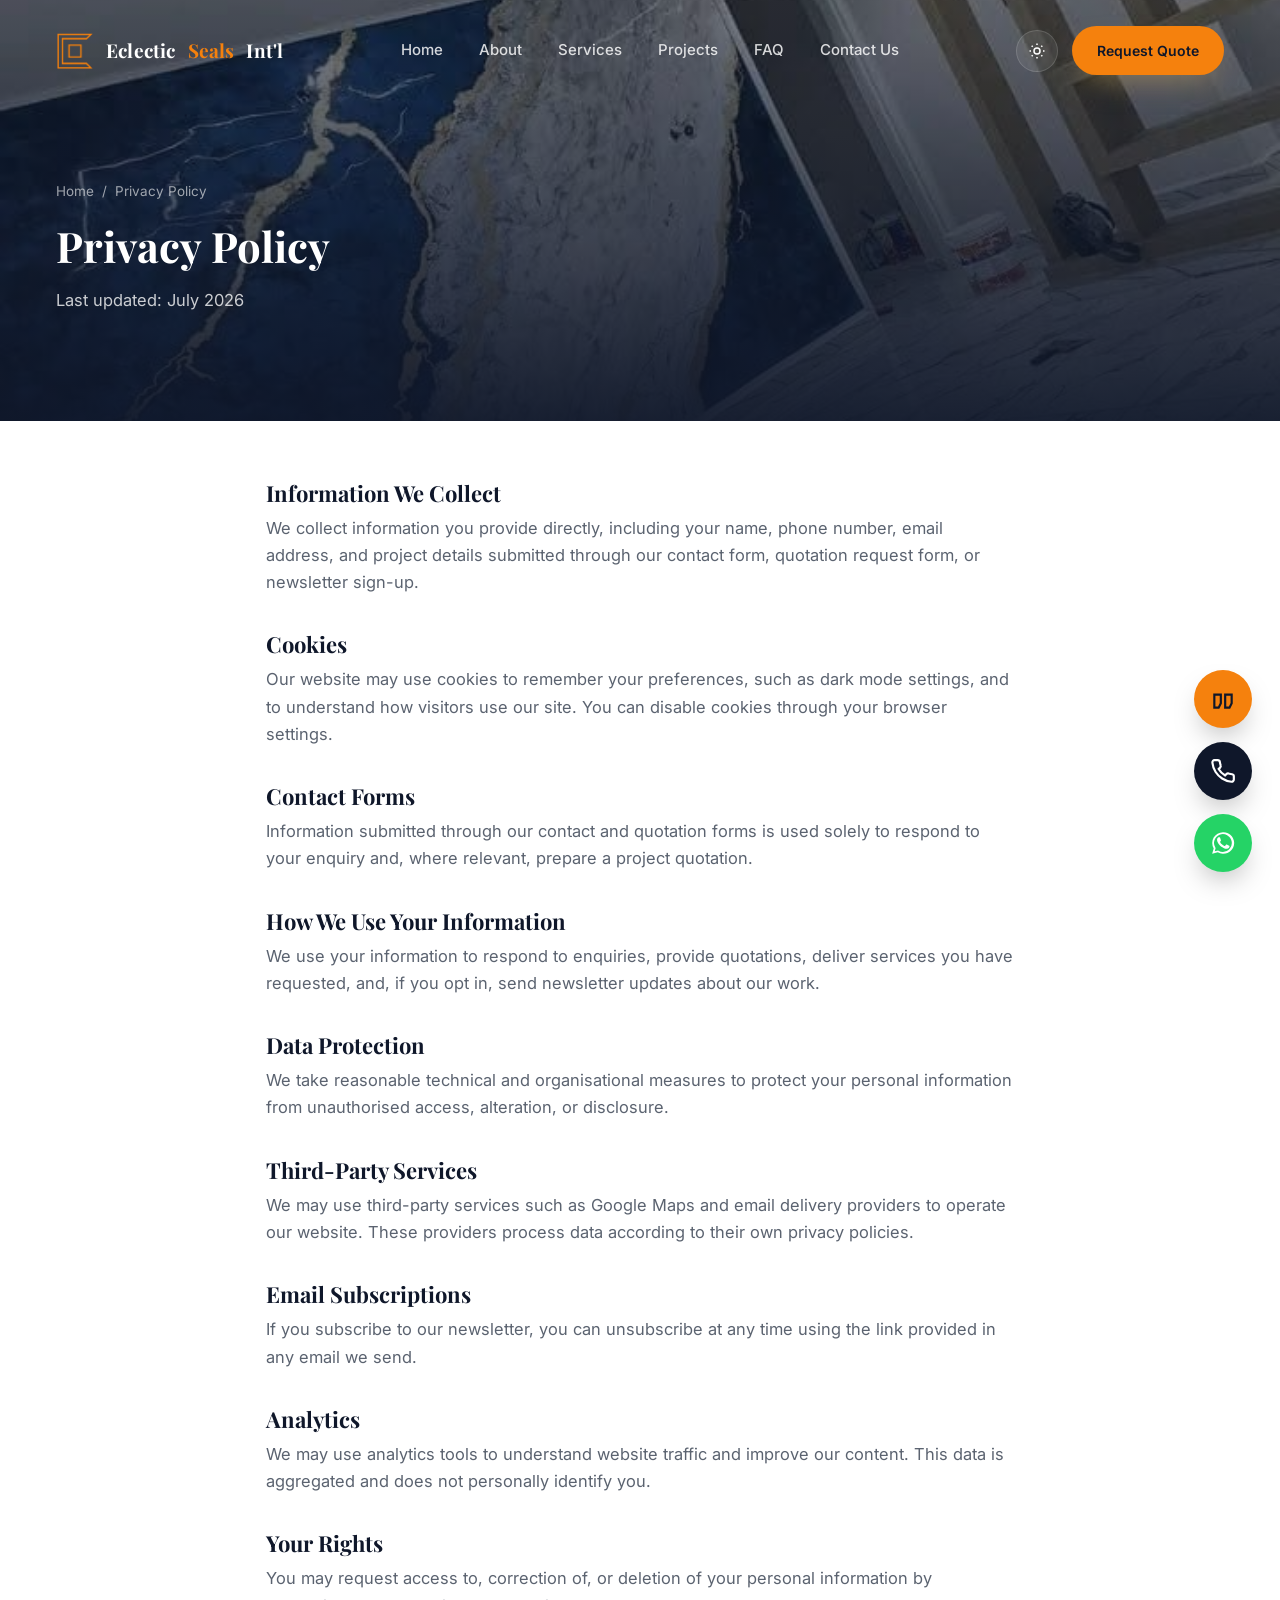
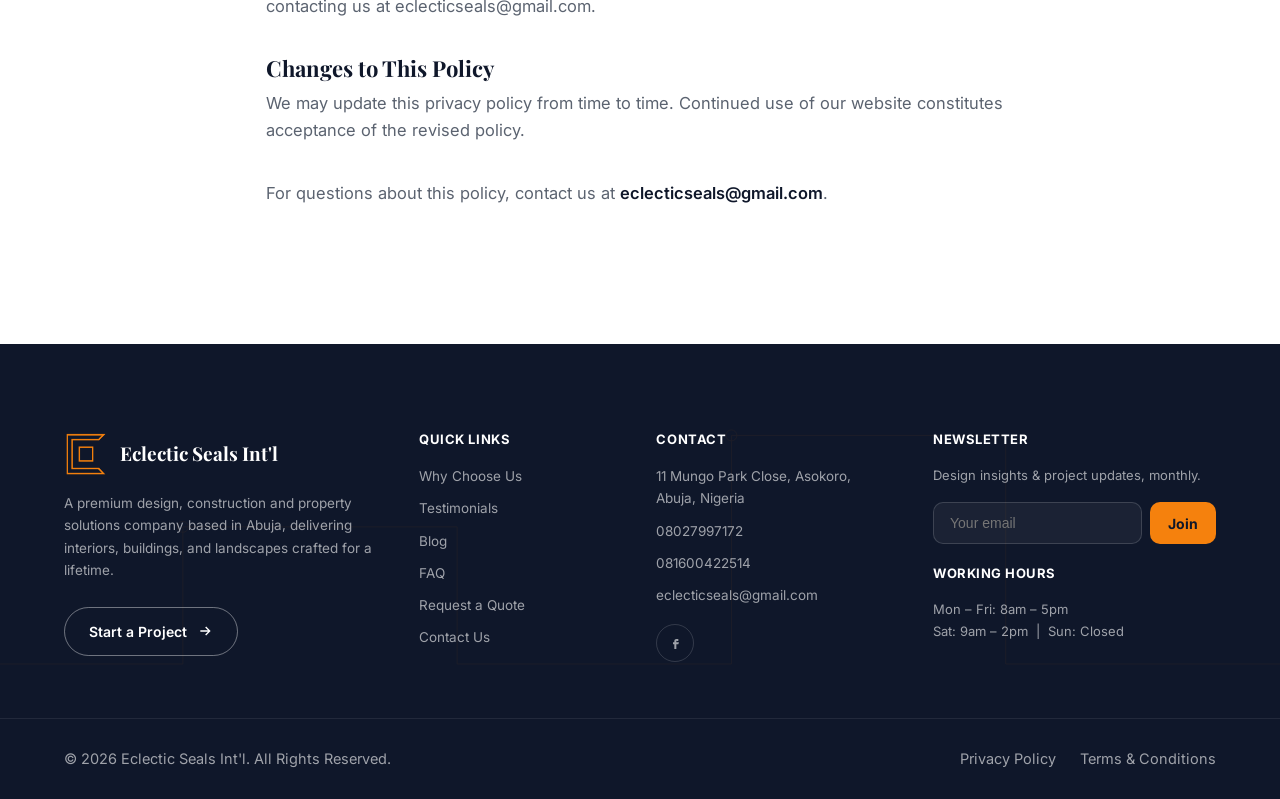
<file: privacy.html>
<!DOCTYPE html>
<html lang="en">
<head>
<meta charset="UTF-8">
<meta name="viewport" content="width=device-width, initial-scale=1.0">
<title>Privacy Policy | Eclectic Seals Int'l</title>
<meta name="description" content="Read the Eclectic Seals Int'l privacy policy covering data collection, cookies, contact forms, and user rights.">
<meta name="keywords" content="">
<link rel="canonical" href="https://www.eclecticseals.com/privacy">
<meta name="robots" content="index, follow">
<meta property="og:type" content="website">
<meta property="og:title" content="Privacy Policy | Eclectic Seals Int'l">
<meta property="og:description" content="Read the Eclectic Seals Int'l privacy policy covering data collection, cookies, contact forms, and user rights.">
<meta property="og:url" content="https://www.eclecticseals.com/privacy">
<meta property="og:site_name" content="Eclectic Seals Int'l">
<meta name="twitter:card" content="summary_large_image">
<meta name="twitter:title" content="Privacy Policy | Eclectic Seals Int'l">
<meta name="twitter:description" content="Read the Eclectic Seals Int'l privacy policy covering data collection, cookies, contact forms, and user rights.">
<link rel="icon" type="image/png" href="images/logo-icon.png">
<link rel="preconnect" href="https://fonts.googleapis.com">
<link rel="preconnect" href="https://fonts.gstatic.com" crossorigin>
<link href="https://fonts.googleapis.com/css2?family=Playfair+Display:wght@600;700;800&family=Inter:wght@400;500;600;700&display=swap" rel="stylesheet">
<style>
/* =========================================================
   ECLECTIC SEALS INT'L — GLOBAL STYLESHEET
   Design system: Deep Navy / Gold / Copper on warm neutrals
   Signature motif: the "seal" — a circular architectural
   mark used for process steps, stat badges and the logo.
   ========================================================= */

:root{
  --navy: #0F172A;
  --navy-soft: #1B2842;
  --gold: #F5810D;
  --copper: #C9670A;
  --white: #FFFFFF;
  --bg: #F8F9FA;
  --charcoal: #222222;
  --light-gray: #F1F3F5;
  --success: #22C55E;

  --gold-10: rgba(245,129,13,0.10);
  --gold-20: rgba(245,129,13,0.20);
  --navy-70: rgba(15,23,42,0.70);
  --navy-85: rgba(15,23,42,0.85);

  --font-display: "Playfair Display", Georgia, serif;
  --font-body: "Inter", -apple-system, BlinkMacSystemFont, sans-serif;

  --container: 1320px;
  --gap: 8px;
  --radius-lg: 24px;
  --radius-md: 20px;
  --radius-sm: 12px;

  --shadow-soft: 0 20px 60px -15px rgba(15,23,42,0.15);
  --shadow-lift: 0 30px 80px -20px rgba(15,23,42,0.28);

  --ease: cubic-bezier(0.22, 1, 0.36, 1);
  --dur: 0.6s;
}

*,*::before,*::after{ box-sizing: border-box; }
html{ scroll-behavior: smooth; }
@media (prefers-reduced-motion: reduce){
  html{ scroll-behavior: auto; }
  *,*::before,*::after{ animation-duration: 0.01ms !important; animation-iteration-count: 1 !important; transition-duration: 0.01ms !important; scroll-behavior: auto !important; }
}

body{
  margin:0;
  font-family: var(--font-body);
  color: var(--charcoal);
  background: var(--white);
  font-size: 16.5px;
  line-height: 1.65;
  -webkit-font-smoothing: antialiased;
  overflow-x: hidden;
}

h1,h2,h3,h4,.font-display{ font-family: var(--font-display); color: var(--navy); margin: 0 0 0.4em; line-height: 1.15; font-weight: 700; }
p{ margin: 0 0 1em; }
a{ color: inherit; text-decoration: none; }
img{ max-width: 100%; display: block; }
ul{ margin:0; padding:0; list-style:none; }
button{ font-family: inherit; cursor: pointer; }

::selection{ background: var(--gold-20); color: var(--navy); }

:focus-visible{ outline: 3px solid var(--gold); outline-offset: 3px; }

.container{ max-width: var(--container); margin: 0 auto; padding: 0 56px; }
@media (max-width: 720px){ .container{ padding: 0 24px; } }
.grid-12{ display: grid; grid-template-columns: repeat(12,1fr); gap: 32px; }

.section{ padding: 120px 0; position: relative; }
.section--tight{ padding: 80px 0; }
.section--dark{ background: var(--navy); color: rgba(255,255,255,0.85); }
.section--dark h1,.section--dark h2,.section--dark h3{ color: var(--white); }
.section--light{ background: var(--light-gray); }
.section--bg{ background: var(--bg); }

.eyebrow{
  display:inline-flex; align-items:center; gap:10px;
  font-family: var(--font-body); font-size: 13px; letter-spacing: 0.16em; text-transform: uppercase;
  color: var(--copper); font-weight: 600; margin-bottom: 18px;
}
.eyebrow::before{ content:""; width: 28px; height: 1px; background: var(--copper); display:inline-block; }

.section-head{ max-width: 720px; margin-bottom: 64px; }
.section-head.center{ margin-left:auto; margin-right:auto; text-align:center; }
.section-head h2{ font-size: clamp(26px, 3.2vw, 36px); }
.section-head p{ font-size: 16.5px; color: #5b6370; }
.section--dark .section-head p{ color: rgba(255,255,255,0.65); }

/* ---------- Buttons ---------- */
.btn{
  position: relative; overflow: hidden;
  display:inline-flex; align-items:center; justify-content:center; gap:10px;
  padding: 17px 34px; border-radius: 100px; font-size:16px; font-weight:600;
  border: 1px solid transparent; transition: transform 0.35s var(--ease), box-shadow 0.35s var(--ease), background 0.35s var(--ease), color .35s var(--ease);
  white-space: nowrap;
}
.btn-primary{ background: var(--gold); color: var(--navy); box-shadow: 0 14px 30px -10px rgba(200,164,93,0.55); }
.btn-primary:hover{ transform: translateY(-3px); box-shadow: 0 20px 40px -10px rgba(200,164,93,0.65); }
.btn-outline{ background: transparent; color: var(--white); border-color: rgba(255,255,255,0.4); }
.btn-outline:hover{ background: rgba(255,255,255,0.12); transform: translateY(-3px); border-color: var(--white); }
.btn-outline-dark{ background: transparent; color: var(--navy); border-color: rgba(15,23,42,0.25); }
.btn-outline-dark:hover{ background: var(--navy); color: var(--white); transform: translateY(-3px); }
.btn-sm{ padding: 12px 24px; font-size: 14px; }
.btn svg{ width:16px; height:16px; transition: transform 0.3s var(--ease); }
.btn:hover svg{ transform: translateX(4px); }
.btn .ripple{ position:absolute; border-radius:50%; background: rgba(255,255,255,0.5); transform: scale(0); animation: ripple 0.6s linear; pointer-events:none; }
@keyframes ripple{ to{ transform: scale(3); opacity:0; } }
.btn-group{ display:flex; gap:18px; flex-wrap:wrap; }

/* ---------- Page loader ---------- */
#page-loader{ position:fixed; inset:0; background: var(--navy); z-index: 9999; display:flex; align-items:center; justify-content:center; transition: opacity 0.6s var(--ease), visibility 0.6s; }
#page-loader.loaded{ opacity:0; visibility:hidden; }
.loader-seal{ width:64px; height:64px; border-radius:50%; border: 2px solid var(--gold-20); border-top-color: var(--gold); animation: spin 1s linear infinite; }
@keyframes spin{ to{ transform: rotate(360deg); } }

/* ---------- Scroll progress ---------- */
#scroll-progress{ position:fixed; top:0; left:0; height:3px; background: linear-gradient(90deg, var(--gold), var(--copper)); z-index: 1001; width:0%; }

/* ---------- Nav ---------- */
.site-nav{
  position: fixed; top:0; left:0; right:0; z-index: 1000;
  padding: 26px 0; transition: padding 0.4s var(--ease), background 0.4s var(--ease), box-shadow 0.4s var(--ease);
}
.site-nav.scrolled{
  padding: 14px 0; background: rgba(15,23,42,0.72); backdrop-filter: blur(16px) saturate(140%); -webkit-backdrop-filter: blur(16px) saturate(140%);
  box-shadow: 0 10px 40px -20px rgba(0,0,0,0.4);
}
.nav-inner{ display:flex; align-items:center; justify-content:space-between; gap:24px; }
.brand{ display:flex; align-items:center; gap:12px; font-family: var(--font-display); font-weight:700; font-size:19px; color: var(--white); letter-spacing: 0.01em; }
.brand .seal-mark{ width:38px; height:38px; flex-shrink:0; object-fit:contain; }
.brand span{ color: var(--gold); }
.nav-links{ display:flex; align-items:center; gap:36px; }
.nav-links a{ color: rgba(255,255,255,0.82); font-size: 15px; font-weight:500; position:relative; padding: 6px 0; }
.nav-links a::after{ content:""; position:absolute; left:0; bottom:0; width:0; height:1px; background: var(--gold); transition: width 0.35s var(--ease); }
.nav-links a:hover::after, .nav-links a.active::after{ width:100%; }
.nav-links a.active{ color: var(--gold); }
.nav-cta{ display:flex; align-items:center; gap:14px; }
.nav-toggle{ display:none; }
.mega-panel{
  position:absolute; top: 100%; left:0; right:0; margin-top: 18px;
  background: rgba(15,23,42,0.96); backdrop-filter: blur(20px);
  border-radius: var(--radius-md); padding: 32px; box-shadow: var(--shadow-lift);
  opacity:0; visibility:hidden; transform: translateY(-10px);
  transition: opacity 0.35s var(--ease), transform 0.35s var(--ease), visibility 0.35s;
  display:grid; grid-template-columns: repeat(4,1fr); gap: 8px 24px;
}
.nav-item{ position: relative; }
.nav-item:hover .mega-panel, .mega-panel:hover{ opacity:1; visibility:visible; transform: translateY(0); }
.mega-panel a{ display:block; padding: 10px 12px; border-radius: 10px; font-size:14px; color: rgba(255,255,255,0.75); }
.mega-panel a:hover{ background: rgba(255,255,255,0.06); color: var(--gold); }
.mega-panel a::after{ display:none; }

.mobile-toggle{ display:none; width:44px; height:44px; border-radius:50%; background: rgba(255,255,255,0.08); border:1px solid rgba(255,255,255,0.15); align-items:center; justify-content:center; }
.mobile-toggle span, .mobile-toggle span::before, .mobile-toggle span::after{ content:""; display:block; width:18px; height:2px; background: var(--white); position:relative; transition: all 0.3s var(--ease); }
.mobile-toggle span::before{ position:absolute; top:-6px; }
.mobile-toggle span::after{ position:absolute; top:6px; }
.mobile-toggle.open span{ background: transparent; }
.mobile-toggle.open span::before{ top:0; transform: rotate(45deg); background: var(--gold); }
.mobile-toggle.open span::after{ top:0; transform: rotate(-45deg); background: var(--gold); }

.mobile-menu{
  position: fixed; inset:0; background: var(--navy); z-index: 999;
  display:flex; flex-direction: column; justify-content:center; padding: 100px 40px 40px;
  transform: translateY(-100%); transition: transform 0.5s var(--ease), visibility 0.5s;
  overflow-y: auto; visibility: hidden; pointer-events: none;
}
.mobile-menu.open{ transform: translateY(0); visibility: visible; pointer-events: auto; }
.mobile-menu a{ font-family: var(--font-display); font-size: clamp(20px, 4vw, 32px); color: var(--white); padding: 10px 0; border-bottom: 1px solid rgba(255,255,255,0.08); flex-shrink:0; }
.mobile-menu a:hover{ color: var(--gold); }

/* ---------- Hero ---------- */
.hero{ position:relative; min-height: 100vh; display:flex; align-items:center; color: var(--white); overflow:hidden; background: var(--navy); padding: 60px 0 70px; }
.hero-bg{ position:absolute; inset:0; background-size: cover; background-position:center; }
.hero-bg::after{ content:""; position:absolute; inset:0; background: linear-gradient(180deg, rgba(15,23,42,0.55) 0%, rgba(15,23,42,0.78) 60%, rgba(15,23,42,0.95) 100%); }
.hero-lines{ position:absolute; inset:0; opacity:0.35; pointer-events:none; }
.hero-content{ position:relative; z-index:2; padding-top: 150px; width:100%; margin-left:0; margin-right:0; }
.hero h1{ color: var(--white); font-size: clamp(34px, 4.6vw, 58px); max-width: 720px; font-weight:700; }
.hero h1 em{ font-style: normal; color: var(--gold); }
.hero p.lead{ max-width: 620px; font-size: 16.5px; color: rgba(255,255,255,0.78); margin-bottom: 36px; }
.hero-badges{ display:flex; flex-wrap:wrap; align-items:center; gap:14px; margin-top: 48px; }
.hero-badge{ display:flex; align-items:center; gap:10px; padding: 12px 20px; border-radius: 100px; background: rgba(255,255,255,0.07); border: 1px solid rgba(255,255,255,0.14); backdrop-filter: blur(10px); font-size: 14px; color: rgba(255,255,255,0.85); }
.hero-badges-label{
  position:relative; font-weight:800; color: var(--white); font-size:15px; letter-spacing:0.04em; text-transform:uppercase; margin-right:10px;
  padding-bottom:12px;
}
.hero-badges-label::after{
  content:"";
  position:absolute; left:0; bottom:0; width:100%; height:8px;
  background-image: url("data:image/svg+xml,%3Csvg xmlns='http://www.w3.org/2000/svg' viewBox='0 0 120 10' preserveAspectRatio='none'%3E%3Cpath d='M0 6 Q 10 0, 20 6 T 40 6 T 60 6 T 80 6 T 100 6 T 120 6' stroke='%23F5810D' stroke-width='2.4' fill='none' stroke-linecap='round'/%3E%3C/svg%3E");
  background-repeat: no-repeat;
  background-size: 100% 100%;
}
.hero-list{ list-style:none; display:grid; grid-template-columns: 1fr 1fr; gap:9px 28px; max-width:560px; margin: 0 0 32px; padding:0; }
.hero-list li{ position:relative; padding-left:20px; color:rgba(255,255,255,0.82); font-size:15px; }
.hero-list li::before{ content:""; position:absolute; left:0; top:8px; width:7px; height:7px; border-radius:50%; background: var(--gold); }
@media (max-width: 560px){ .hero-list{ grid-template-columns: 1fr; } }
.hero-badge svg{ width:16px; height:16px; color: var(--gold); flex-shrink:0; }

.hero--page{ min-height: 68vh; }
.hero--page .hero-content{ padding-top: 120px; }

/* ---------- Reveal animations ---------- */
.reveal{ opacity:0; transform: translateY(36px); transition: opacity 0.9s var(--ease), transform 0.9s var(--ease); }
.reveal.in{ opacity:1; transform: translateY(0); }
.reveal-left{ opacity:0; transform: translateX(-44px); transition: opacity 0.9s var(--ease), transform 0.9s var(--ease); }
.reveal-left.in{ opacity:1; transform: translateX(0); }
.reveal-right{ opacity:0; transform: translateX(44px); transition: opacity 0.9s var(--ease), transform 0.9s var(--ease); }
.reveal-right.in{ opacity:1; transform: translateX(0); }
.reveal-scale{ opacity:0; transform: scale(0.92); transition: opacity 0.9s var(--ease), transform 0.9s var(--ease); }
.reveal-scale.in{ opacity:1; transform: scale(1); }
.stagger.in > *{ transition-delay: calc(var(--i, 0) * 0.09s); }

/* ---------- Intro split ---------- */
.split{ display:grid; grid-template-columns: 1fr 1fr; gap: 72px; align-items:center; }
.split-media{ position:relative; border-radius: var(--radius-lg); overflow:hidden; aspect-ratio: 4/5; box-shadow: var(--shadow-soft); }
.split-media img{ width:100%; height:100%; object-fit:cover; transition: transform 1.2s var(--ease); }
.split-media:hover img{ transform: scale(1.06); }

/* ---------- Bento / cards ---------- */
.bento{ display:grid; grid-template-columns: repeat(3, 1fr); gap: 24px; }
.card{ background: var(--white); border-radius: var(--radius-md); padding: 36px 30px; box-shadow: var(--shadow-soft); transition: transform 0.45s var(--ease), box-shadow 0.45s var(--ease); border: 1px solid rgba(15,23,42,0.05); display:flex; flex-direction:column; }
.card:hover{ transform: translateY(-10px); box-shadow: var(--shadow-lift); }
.icon{ width:56px; height:56px; border-radius:16px; background: var(--gold-10); display:flex; align-items:center; justify-content:center; color: var(--copper); }
.icon svg{ width:26px; height:26px; }
.card .icon{ width:56px; height:56px; border-radius: 16px; background: var(--gold-10); display:flex; align-items:center; justify-content:center; margin-bottom: 22px; color: var(--copper); }
.card .icon svg{ width:26px; height:26px; }
.card h3{ font-size:18.5px; }
.card p{ color:#5b6370; font-size:15.5px; margin-bottom: 14px; }
.card ul{ margin-bottom: 18px; flex-grow:1; }
.card ul li{ font-size:14.5px; color:#5b6370; padding: 4px 0 4px 20px; position:relative; }
.card ul li::before{ content:""; position:absolute; left:0; top:13px; width:8px; height:1px; background: var(--copper); }
.card .learn{
  font-size:13.5px; font-weight:700; color: var(--navy); display:inline-flex; align-items:center; justify-content:center; gap:8px;
  padding: 12px 20px; border-radius: 100px; background: var(--gold-10); border: 1px solid transparent;
  transition: all 0.35s var(--ease); align-self:flex-start; margin-top:auto;
}
.card:hover .learn{ background: var(--gold); color: var(--navy); }
.card .learn svg{ width:14px; height:14px; transition: transform 0.3s var(--ease); }
.card:hover .learn svg{ transform: translateX(4px); }

.feature-dark{ background: rgba(255,255,255,0.04); border:1px solid rgba(255,255,255,0.09); border-radius: var(--radius-md); padding: 34px; transition: border-color 0.4s var(--ease), transform 0.4s var(--ease); }
.feature-dark:hover{ border-color: var(--gold); transform: translateY(-6px); }
.feature-dark .icon{ width:50px; height:50px; border-radius:14px; background: var(--gold-10); display:flex; align-items:center; justify-content:center; color: var(--gold); margin-bottom: 20px; }
.service-block > .icon{ width:56px; height:56px; border-radius:16px; background: var(--gold-10); display:flex; align-items:center; justify-content:center; color: var(--copper); }
.service-block > .icon svg{ width:26px; height:26px; }
.feature-dark h3{ color: var(--white); font-size: 19px; }
.feature-dark p{ color: rgba(255,255,255,0.6); font-size: 15px; margin:0; }

.grid-2{ display:grid; grid-template-columns: repeat(2,1fr); gap:24px; }
.grid-3{ display:grid; grid-template-columns: repeat(3,1fr); gap:24px; }
.grid-4{ display:grid; grid-template-columns: repeat(4,1fr); gap:24px; }
.grid-6{ display:grid; grid-template-columns: repeat(6,1fr); gap:20px; }

/* ---------- Seal / process markers (signature element) ---------- */
.seal{
  width:64px; height:64px; border-radius:50%;
  border: 1.5px solid var(--gold); position:relative;
  display:flex; align-items:center; justify-content:center;
  flex-shrink:0; background: var(--white);
}
.seal::before{ content:""; position:absolute; inset:6px; border:1px solid var(--gold-20); border-radius:50%; }
.seal span{ font-family: var(--font-display); font-weight:700; color: var(--navy); font-size:18px; }
.section--dark .seal{ background: transparent; }
.section--dark .seal span{ color: var(--gold); }

.process-track{ position:relative; display:grid; grid-auto-flow:column; grid-auto-columns: 1fr; gap: 20px; }
.process-track::before{ content:""; position:absolute; top:32px; left:0; right:0; height:1px; background: linear-gradient(90deg, transparent, var(--gold-20) 10%, var(--gold-20) 90%, transparent); }
.process-step{ text-align:center; position:relative; }
.process-step .seal{ margin: 0 auto 20px; }
.process-step h4{ color: var(--white); font-size:16px; margin-bottom:8px; }
.process-step p{ color: rgba(255,255,255,0.55); font-size:13.5px; }

/* ---------- Project cards ---------- */
.project-card{ position:relative; border-radius: var(--radius-md); overflow:hidden; aspect-ratio: 4/3.1; box-shadow: var(--shadow-soft); }
.project-card img{ width:100%; height:100%; object-fit:cover; transition: transform 1s var(--ease); }
.project-card:hover img{ transform: scale(1.08); }
.project-card::after{ content:""; position:absolute; inset:0; background: linear-gradient(0deg, rgba(6,10,20,0.97) 0%, rgba(6,10,20,0.75) 32%, rgba(6,10,20,0.25) 62%, transparent 82%); }
.project-info{ position:absolute; left:0; right:0; bottom:0; padding: 26px; z-index:2; color: var(--white); transform: translateY(14px); transition: transform 0.5s var(--ease); }
.project-card:hover .project-info{ transform: translateY(0); }
.project-tag{ font-size:12px; letter-spacing:0.1em; text-transform:uppercase; color: var(--gold); margin-bottom:8px; display:block; }
.project-info h3{ color: var(--white); font-size:19px; margin-bottom:6px; }
.project-info .loc{ font-size:13.5px; color: rgba(255,255,255,0.7); margin-bottom:14px; }
.project-info a{ font-size:13.5px; font-weight:600; display:inline-flex; align-items:center; gap:6px; color: var(--white); border-bottom: 1px solid var(--gold); padding-bottom:2px; white-space:nowrap; }

.masonry{ column-count: 3; column-gap: 24px; }
.masonry .project-card{ break-inside: avoid; margin-bottom: 24px; }
.masonry .project-card:nth-child(3n+1){ aspect-ratio: 4/5; }
.masonry .project-card:nth-child(3n+2){ aspect-ratio: 4/3; }

.gallery-img{ border-radius: var(--radius-md); overflow:hidden; box-shadow: var(--shadow-soft); break-inside: avoid; margin-bottom: 24px; }
.gallery-img img{ width:100%; height:auto; display:block; transition: transform 0.7s var(--ease); }
.gallery-img:hover img{ transform: scale(1.05); }

/* ---------- Blog feed ---------- */
.blog-feed{ max-width: 800px; margin: 0 auto; display:flex; flex-direction:column; gap: 8px; }
.blog-post{ background: var(--white); border-radius: var(--radius-lg); padding: 36px 40px; box-shadow: var(--shadow-soft); margin-bottom: 28px; }
.blog-post-header{ display:flex; align-items:center; gap:16px; margin-bottom:14px; flex-wrap:wrap; }
.blog-post-date{ font-size:13px; color:#8a9099; }
.blog-post h2{ font-size:23px; margin-bottom:14px; }
.blog-post-body-text{ color:#5b6370; font-size:15.5px; line-height:1.7; margin-bottom: 20px; }
.blog-media-grid{ display:grid; grid-template-columns: repeat(3, 1fr); gap:10px; }
.blog-media-grid--1{ grid-template-columns: 1fr; }
.blog-media-grid--2{ grid-template-columns: 1fr 1fr; }
.blog-media-thumb{ border-radius:12px; overflow:hidden; aspect-ratio: 4/3; cursor:pointer; position:relative; }
.blog-media-thumb img{ width:100%; height:100%; object-fit:cover; transition: transform 0.5s var(--ease); }
.blog-media-thumb:hover img{ transform: scale(1.06); }
.blog-video{ grid-column: 1 / -1; border-radius:12px; overflow:hidden; aspect-ratio:16/9; background:#000; }
.blog-video iframe, .blog-video video{ width:100%; height:100%; border:0; display:block; }
@media (max-width: 640px){
  .blog-post{ padding:26px 22px; }
  .blog-media-grid, .blog-media-grid--2, .blog-media-grid--3, .blog-media-grid--4{ grid-template-columns: repeat(2,1fr); }
}

.filter-bar{ display:flex; flex-wrap:wrap; gap:12px; margin-bottom: 48px; }
.filter-btn{ padding: 10px 22px; border-radius: 100px; border: 1px solid rgba(15,23,42,0.15); background: transparent; font-size:14px; font-weight:600; color: var(--navy); transition: all 0.3s var(--ease); }
.filter-btn.active, .filter-btn:hover{ background: var(--navy); color: var(--white); border-color: var(--navy); }

/* ---------- Testimonials ---------- */
.testi-track{ position:relative; overflow:hidden; }
.testi-slides{ display:flex; transition: transform 0.7s var(--ease); }
.testi-slide{ min-width:100%; padding: 8px; }
.testi-card{ background: var(--white); border-radius: var(--radius-lg); padding: 48px; box-shadow: var(--shadow-soft); max-width: 760px; margin:0 auto; text-align:center; }
.testi-card .stars{ color: var(--gold); font-size:18px; letter-spacing:4px; margin-bottom: 20px; }
.testi-card p.quote{ font-family: var(--font-display); font-size: 20px; color: var(--navy); line-height:1.5; margin-bottom: 28px; }
.testi-person{ display:flex; align-items:center; justify-content:center; gap:14px; }
.testi-person img{ width:52px; height:52px; border-radius:50%; object-fit:cover; }
.avatar-initials{ width:52px; height:52px; border-radius:50%; display:flex; align-items:center; justify-content:center; color:#fff; font-family: var(--font-display); font-weight:700; font-size:17px; flex-shrink:0; }
.testi-person .name{ font-weight:700; color: var(--navy); font-size:15px; }
.testi-person .role{ font-size:13px; color:#5b6370; }
.testi-dots{ display:flex; justify-content:center; gap:10px; margin-top: 32px; }
.testi-dots button{ width:9px; height:9px; border-radius:50%; background: rgba(15,23,42,0.15); border:none; padding:0; }
.testi-dots button.active{ background: var(--gold); width:26px; border-radius:6px; }

.contact-info-row{ display:flex; align-items:flex-start; gap:16px; margin-bottom:22px; }
.contact-info-row .icon{ width:44px; height:44px; border-radius:12px; background: var(--gold-10); color: var(--copper); display:flex; align-items:center; justify-content:center; flex-shrink:0; }
.contact-info-row .icon svg{ width:20px; height:20px; }
.contact-info-row strong{ display:block; color: var(--navy); font-size:15px; margin-bottom:4px; }
.contact-info-row div div{ color:#5b6370; font-size:14.5px; line-height:1.6; }
.contact-info-row div div svg{ width:14px; height:14px; vertical-align:-2px; color: var(--copper); }

.mv-card{
  background: linear-gradient(160deg, #ffffff 0%, var(--bg) 100%);
  border-radius: var(--radius-lg); padding: 44px 40px; box-shadow: var(--shadow-soft);
  position:relative; overflow:hidden; border-top: 4px solid var(--gold);
  transition: transform 0.4s var(--ease), box-shadow 0.4s var(--ease);
}
.mv-card::after{ content:""; position:absolute; top:-40px; right:-40px; width:150px; height:150px; border-radius:50%; background: var(--gold-10); }
.mv-card:hover{ transform: translateY(-8px); box-shadow: var(--shadow-lift); }
.mv-icon{ position:relative; z-index:1; width:60px; height:60px; border-radius:16px; background: var(--navy); color: var(--gold); display:flex; align-items:center; justify-content:center; margin-bottom:24px; }
.mv-icon svg{ width:26px; height:26px; }
.mv-card h3{ position:relative; z-index:1; font-size:23px; margin-bottom:12px; }
.mv-card p{ position:relative; z-index:1; color:#5b6370; font-size:15.5px; margin:0; }

.service-block{ max-width: 880px; }
.service-bullets{ display:grid; grid-template-columns: 1fr 1fr; column-gap: 32px; row-gap: 2px; margin: 22px 0 28px; }
.service-bullet{ display:flex; align-items:center; gap:10px; padding: 7px 0; font-size:15px; color:var(--navy); font-weight:600; }
.service-bullet .tick{ display:inline-flex; width:16px; height:16px; color: var(--gold); flex-shrink:0; }
@media (max-width: 720px){ .service-bullets{ grid-template-columns: 1fr; } }

.expertise-grid{ display:grid; grid-template-columns: 1fr 1fr; gap:14px; }
.expertise-item{
  display:flex; align-items:center; gap:14px; padding: 16px 18px; background: var(--white);
  border-radius: 14px; box-shadow: var(--shadow-soft); transition: transform 0.35s var(--ease), box-shadow 0.35s var(--ease);
}
.expertise-item:hover{ transform: translateY(-4px); box-shadow: var(--shadow-lift); }
.expertise-item .icon{ width:42px; height:42px; border-radius:12px; flex-shrink:0; }
.expertise-item .icon svg{ width:20px; height:20px; }
.expertise-item span{ font-weight:700; color: var(--navy); font-size:14.5px; }
@media (max-width: 720px){ .expertise-grid{ grid-template-columns: 1fr; } }

.spotlight-grid{ display:grid; grid-template-columns: 1fr 1fr; gap:16px; }
.spotlight-item{ display:flex; align-items:flex-start; gap:14px; padding: 18px; background: var(--white); border-radius:14px; box-shadow: var(--shadow-soft); }
.spotlight-item .icon{ width:42px; height:42px; border-radius:12px; flex-shrink:0; }
.spotlight-item .icon svg{ width:19px; height:19px; }
.spotlight-item strong{ display:block; color: var(--navy); font-size:14px; margin-bottom:3px; }
.spotlight-item span{ color:#5b6370; font-size:14px; }

/* ---------- Project gallery cards ---------- */
.project-card[data-gallery]{ cursor: pointer; }
.gallery-badge{
  position:absolute; top:16px; right:16px; z-index:3;
  background: rgba(9,14,26,0.75); backdrop-filter: blur(6px);
  color:#fff; font-size:12.5px; font-weight:700; padding:7px 13px; border-radius:100px;
  display:flex; align-items:center; gap:6px;
}
.gallery-badge svg{ width:14px; height:14px; }
.project-info .view-gallery{ font-size:13.5px; font-weight:600; display:inline-flex; align-items:center; gap:6px; color: var(--white); border-bottom: 1px solid var(--gold); padding-bottom:2px; white-space:nowrap; }

/* ---------- Before / After frames ---------- */
.ba-frame{ position:relative; border-radius: var(--radius-md); overflow:hidden; box-shadow: var(--shadow-soft); aspect-ratio: 4/3.2; }
.ba-frame img{ width:100%; height:100%; object-fit:cover; }
.ba-tag{ position:absolute; top:16px; left:16px; z-index:2; background: rgba(9,14,26,0.8); color:#fff; font-size:12px; font-weight:700; letter-spacing:0.08em; text-transform:uppercase; padding:7px 14px; border-radius:100px; }
.ba-tag--after{ background: var(--gold); color: var(--navy); }

/* ---------- Lightbox gallery ---------- */
.lightbox{
  position:fixed; inset:0; z-index:2000; background: rgba(6,9,18,0.97);
  display:flex; flex-direction:column; align-items:center; justify-content:center;
  padding: 32px 20px; opacity:0; visibility:hidden; transition: opacity 0.35s ease, visibility 0.35s;
}
.lightbox.open{ opacity:1; visibility:visible; }
.lightbox-stage{ position:relative; max-width:1100px; width:100%; display:flex; flex-direction:column; align-items:center; }
.lightbox-stage img{ max-width:100%; max-height:64vh; object-fit:contain; border-radius:14px; box-shadow:0 30px 90px rgba(0,0,0,0.55); background:#0b1220; }
.lightbox-caption{ margin-top:18px; text-align:center; }
.lightbox-caption h3{ color:#fff; font-size:19px; margin-bottom:4px; }
.lightbox-caption span{ color:rgba(255,255,255,0.5); font-size:13px; letter-spacing:0.05em; }
.lightbox-close{
  position:absolute; top:22px; right:24px; width:44px; height:44px; border-radius:50%;
  background: rgba(255,255,255,0.08); border:1px solid rgba(255,255,255,0.2); color:#fff;
  font-size:24px; line-height:1; cursor:pointer; z-index:5; transition: background 0.3s;
}
.lightbox-close:hover{ background: rgba(255,255,255,0.18); }
.lightbox-nav{
  position:absolute; top:50%; transform:translateY(-50%); width:52px; height:52px; border-radius:50%;
  background: rgba(255,255,255,0.08); border:1px solid rgba(255,255,255,0.2); color:#fff;
  display:flex; align-items:center; justify-content:center; cursor:pointer; z-index:5; font-size:20px;
  transition: background 0.3s;
}
.lightbox-nav:hover{ background: var(--gold); border-color: var(--gold); color: var(--navy); }
.lightbox-prev{ left:16px; }
.lightbox-next{ right:16px; }
.lightbox-thumbs{ display:flex; gap:10px; margin-top:26px; max-width:100%; overflow-x:auto; padding:4px 4px 10px; }
.lightbox-thumbs img{ width:64px; height:64px; object-fit:cover; border-radius:8px; opacity:0.45; cursor:pointer; transition: opacity 0.25s, transform 0.25s; flex-shrink:0; }
.lightbox-thumbs img.active{ opacity:1; box-shadow:0 0 0 2px var(--gold); }
.lightbox-thumbs img:hover{ opacity:0.85; transform: translateY(-2px); }
@media (max-width: 720px){
  .lightbox-nav{ width:42px; height:42px; font-size:16px; }
  .lightbox-prev{ left:6px; }
  .lightbox-next{ right:6px; }
  .lightbox-close{ top:12px; right:14px; width:38px; height:38px; font-size:20px; }
  .lightbox-stage img{ max-height:52vh; }
  .lightbox-thumbs img{ width:50px; height:50px; }
}
@media (max-width: 720px){ .spotlight-grid{ grid-template-columns: 1fr; } }

.testi-marquee{ overflow:hidden; -webkit-mask-image: linear-gradient(90deg, transparent, black 6%, black 94%, transparent); mask-image: linear-gradient(90deg, transparent, black 6%, black 94%, transparent); }
.testi-track-marquee{ display:flex; gap:24px; width:max-content; animation: testi-scroll 42s linear infinite; }
.testi-marquee:hover .testi-track-marquee{ animation-play-state: paused; }
.testi-card-mini{ flex: 0 0 380px; background: var(--white); border-radius: var(--radius-md); padding: 32px; box-shadow: var(--shadow-soft); }
.testi-card-mini .stars{ color: var(--gold); font-size:15px; letter-spacing:3px; margin-bottom: 16px; }
.testi-card-mini .quote{ font-size:15.5px; color:#4a5160; line-height:1.6; margin-bottom: 22px; min-height:110px; }
.testi-card-mini .testi-person{ display:flex; align-items:center; justify-content:flex-start; gap:12px; }
.testi-card-mini .testi-person img{ width:46px; height:46px; border-radius:50%; object-fit:cover; }
.testi-card-mini .avatar-initials{ width:46px; height:46px; font-size:15px; }
.testi-card-mini .testi-person .name{ font-weight:700; color: var(--navy); font-size:14px; }
.testi-card-mini .testi-person .role{ font-size:12.5px; color:#5b6370; }
@keyframes testi-scroll{ from{ transform: translateX(0); } to{ transform: translateX(-50%); } }
@media (max-width: 720px){
  .testi-card-mini{ flex-basis: 300px; }
}

.testi-grid{ columns: 3; column-gap: 24px; }
.testi-mini{ background: var(--white); border-radius: var(--radius-md); padding: 28px; box-shadow: var(--shadow-soft); break-inside: avoid; margin-bottom: 24px; transition: transform 0.4s var(--ease); }
.testi-mini:hover{ transform: translateY(-6px); }

/* ---------- Achievements / counters ---------- */
.achieve-grid{ display:grid; grid-template-columns: repeat(4,1fr); gap: 24px; }
.achieve-item{ text-align:center; padding: 40px 20px; border-radius: var(--radius-md); background: rgba(255,255,255,0.05); border: 1px solid rgba(255,255,255,0.08); }
.achieve-item .num{ font-family: var(--font-display); font-size: 48px; color: var(--gold); font-weight:700; }
.achieve-item .label{ font-size:14px; color: rgba(255,255,255,0.6); margin-top:6px; }

/* ---------- Blog ---------- */
.blog-card{ background: var(--white); border-radius: var(--radius-md); overflow:hidden; box-shadow: var(--shadow-soft); transition: transform 0.4s var(--ease); }
.blog-card:hover{ transform: translateY(-8px); }
.blog-img{ aspect-ratio: 16/10; overflow:hidden; }
.blog-img img{ width:100%; height:100%; object-fit:cover; transition: transform 0.8s var(--ease); }
.blog-card:hover .blog-img img{ transform: scale(1.08); }
.blog-body{ padding: 26px; }
.blog-cat{ font-size:12px; letter-spacing:0.1em; text-transform:uppercase; color: var(--copper); font-weight:600; }
.blog-body h3{ font-size:17.5px; margin: 10px 0; }
.blog-meta{ font-size:13px; color:#8a9099; display:flex; gap:14px; margin-top:16px; }

/* ---------- Forms ---------- */
.form-card{ background: var(--white); border-radius: var(--radius-lg); padding: 48px; box-shadow: var(--shadow-lift); }
.field{ margin-bottom: 22px; }
.field label{ display:block; font-size:14px; font-weight:600; color: var(--navy); margin-bottom:8px; }
.field input, .field select, .field textarea{
  width:100%; padding: 15px 18px; border-radius: 12px; border: 1.5px solid #e2e5ea; font-family: var(--font-body); font-size:15.5px; background: var(--bg); transition: border-color 0.3s, box-shadow 0.3s;
}
.field input:focus, .field select:focus, .field textarea:focus{ border-color: var(--gold); box-shadow: 0 0 0 4px var(--gold-10); outline:none; background: var(--white); }
.field textarea{ resize: vertical; min-height:130px; }
.field.error input, .field.error textarea{ border-color:#e05a4e; }
.field .err-msg{ color:#e05a4e; font-size:13px; margin-top:6px; display:none; }
.field.error .err-msg{ display:block; }
.field .success-check{ color: var(--success); }
.row-2{ display:grid; grid-template-columns: 1fr 1fr; gap:20px; }
.checkbox-row{ display:flex; gap:22px; flex-wrap:wrap; }
.checkbox-row label{ display:flex; align-items:center; gap:8px; font-size:14px; font-weight:500; color: var(--charcoal); }

.steps-indicator{ display:flex; justify-content:space-between; margin-bottom:44px; position:relative; }
.steps-indicator::before{ content:""; position:absolute; top:18px; left:0; right:0; height:2px; background:#e2e5ea; z-index:0; }
.step-dot{ position:relative; z-index:1; display:flex; flex-direction:column; align-items:center; gap:8px; }
.step-dot .circle{ width:38px; height:38px; border-radius:50%; background: var(--white); border:2px solid #e2e5ea; display:flex; align-items:center; justify-content:center; font-weight:700; color:#b0b6bf; font-size:14px; transition: all 0.3s; }
.step-dot.active .circle{ border-color: var(--gold); color: var(--gold); background: var(--gold-10); }
.step-dot.done .circle{ background: var(--gold); border-color: var(--gold); color: var(--navy); }
.step-dot .lbl{ font-size:12.5px; color:#8a9099; font-weight:600; }
.form-step{ display:none; }
.form-step.active{ display:block; }

.confirm-check{ width:88px; height:88px; border-radius:50%; background: var(--gold-10); display:flex; align-items:center; justify-content:center; margin: 0 auto 24px; }
.confirm-check svg{ width:40px; height:40px; color: var(--success); }

/* ---------- Accordion ---------- */
.accordion-item{ border-bottom: 1px solid #e5e7eb; }
.accordion-head{ width:100%; display:flex; justify-content:space-between; align-items:center; gap:20px; padding: 26px 4px; background:none; border:none; text-align:left; font-family: var(--font-display); font-size:19px; color: var(--navy); font-weight:700; }
.accordion-head .plus{ flex-shrink:0; width:32px; height:32px; border-radius:50%; border:1.5px solid var(--gold); display:flex; align-items:center; justify-content:center; transition: transform 0.35s var(--ease); position:relative; }
.accordion-head .plus::before, .accordion-head .plus::after{ content:""; position:absolute; background: var(--gold); }
.accordion-head .plus::before{ width:12px; height:1.5px; }
.accordion-head .plus::after{ width:1.5px; height:12px; transition: transform 0.35s var(--ease); }
.accordion-item.open .plus::after{ transform: scaleY(0); }
.accordion-item.open .plus{ transform: rotate(180deg); }
.accordion-body{ max-height:0; overflow:hidden; transition: max-height 0.4s var(--ease); }
.accordion-body-inner{ padding: 0 4px 26px; color:#5b6370; font-size:15.5px; }
.faq-search-wrap{ max-width:640px; margin: 0 auto 48px; position:relative; }
.faq-search-wrap input{ width:100%; padding: 18px 24px 18px 54px; border-radius:100px; border:1px solid rgba(255,255,255,0.2); background: rgba(255,255,255,0.08); color:var(--white); font-size:16px; backdrop-filter: blur(10px); }
.faq-search-wrap input::placeholder{ color: rgba(255,255,255,0.5); }
.faq-search-wrap svg{ position:absolute; left:22px; top:50%; transform: translateY(-50%); width:18px; height:18px; color: rgba(255,255,255,0.5); }
.faq-search-wrap--light input{ background: var(--bg); border-color:#e2e5ea; color: var(--navy); }
.faq-search-wrap--light input::placeholder{ color:#8a9099; }
.faq-search-wrap--light svg{ color:#8a9099; }

/* ---------- Timeline vertical (project detail) ---------- */
.timeline-v{ position:relative; padding-left: 40px; }
.timeline-v::before{ content:""; position:absolute; left:9px; top:6px; bottom:6px; width:1.5px; background: var(--gold-20); }
.timeline-v-item{ position:relative; padding-bottom: 36px; }
.timeline-v-item::before{ content:""; position:absolute; left:-40px; top:4px; width:19px; height:19px; border-radius:50%; background: var(--white); border:2px solid var(--gold); }

/* ---------- Footer ---------- */
.footer{ background: var(--navy); color: rgba(255,255,255,0.6); position:relative; overflow:hidden; font-size:14.5px; }
.footer .container{ padding-left: 64px; padding-right: 64px; }
@media (max-width: 900px){ .footer .container{ padding-left: 32px; padding-right: 32px; } }
.footer-lines{ position:absolute; inset:0; opacity:0.06; pointer-events:none; }
.footer-top{ padding: 88px 0 56px; position:relative; z-index:1; }
.footer-grid{ display:grid; grid-template-columns: 1.6fr 1fr 1.2fr 1.2fr; gap: 40px; }
.footer h4{ color: var(--white); font-size:13px; font-family: var(--font-body); font-weight:700; letter-spacing:0.04em; text-transform:uppercase; margin-bottom: 18px; }
.footer-brand{ display:flex; align-items:center; gap:12px; font-family: var(--font-display); font-size:19px; color:var(--white); font-weight:700; margin-bottom:16px; }
.footer-brand .seal-mark{ width:44px; height:44px; flex-shrink:0; object-fit:contain; }
.footer p{ font-size:13.5px; }
.footer li{ margin-bottom: 10px; font-size:13.5px; }
.footer a:hover{ color: var(--gold); }
.footer-social{ display:flex; gap:10px; margin-top:18px; flex-wrap:wrap; }
.footer-social a{ width:38px; height:38px; border-radius:50%; border:1px solid rgba(255,255,255,0.15); display:flex; align-items:center; justify-content:center; transition: all 0.3s; }
.footer-social a:hover{ background: var(--gold); border-color: var(--gold); color: var(--navy); transform: translateY(-4px); }
.footer-social svg{ width:16px; height:16px; }
.newsletter-mini{ display:flex; gap:8px; margin-top:16px; }
.newsletter-mini input{ flex:1; padding:12px 16px; border-radius:10px; border:1px solid rgba(255,255,255,0.15); background: rgba(255,255,255,0.05); color:var(--white); font-size:14px; }
.newsletter-mini button{ background: var(--gold); border:none; border-radius:10px; padding: 0 18px; color: var(--navy); font-weight:700; }
.footer-bottom{ border-top: 1px solid rgba(255,255,255,0.08); padding: 28px 0; display:flex; justify-content:space-between; align-items:center; flex-wrap:wrap; gap:12px; position:relative; z-index:1; }
.footer-bottom-links{ display:flex; gap:24px; }
.footer-bottom-links a:hover{ color: var(--gold); }

/* ---------- Floating actions ---------- */
.float-stack{ position:fixed; right:28px; bottom:28px; z-index: 900; display:flex; flex-direction:column; gap:14px; align-items:flex-end; }
.float-btn{ width:58px; height:58px; border-radius:50%; display:flex; align-items:center; justify-content:center; box-shadow: 0 14px 30px -10px rgba(0,0,0,0.35); transition: transform 0.3s var(--ease); border:none; color:var(--white); }
.float-btn:hover{ transform: scale(1.1) translateY(-2px); }
.float-btn svg{ width:26px; height:26px; }
.float-whatsapp{ background: #25D366; }
.float-call{ background: var(--navy); }
.float-quote{ background: var(--gold); color: var(--navy); }
.back-to-top{ width:48px; height:48px; border-radius:50%; background: var(--white); border: 1px solid rgba(15,23,42,0.1); box-shadow: var(--shadow-soft); display:flex; align-items:center; justify-content:center; opacity:0; visibility:hidden; transition: all 0.35s var(--ease); }
.back-to-top.show{ opacity:1; visibility:visible; }
.back-to-top svg{ width:18px; height:18px; color: var(--navy); }

/* ---------- CTA band ---------- */
.cta-band{ background: linear-gradient(120deg, var(--navy) 0%, #1a2744 100%); color:var(--white); border-radius: var(--radius-lg); padding: 80px; text-align:center; position:relative; overflow:hidden; margin: 0 32px; }
.cta-band::before{ content:""; position:absolute; inset:0; background: radial-gradient(circle at 20% 20%, var(--gold-10), transparent 50%); }
.cta-band h2{ color:var(--white); font-size: clamp(30px,4vw,44px); max-width:640px; margin: 0 auto 20px; position:relative; }
.cta-band p{ color: rgba(255,255,255,0.65); max-width:520px; margin: 0 auto 36px; position:relative; }
.cta-band .btn-group{ justify-content:center; position:relative; }

/* ---------- Dark mode ---------- */
body.dark{ background: #0b1220; color: rgba(255,255,255,0.82); }
body.dark .section--bg, body.dark .section--light{ background: #0f1729; }
body.dark h1, body.dark h2, body.dark h3, body.dark h4{ color: var(--white); }
body.dark .card, body.dark .blog-card, body.dark .testi-mini, body.dark .form-card, body.dark .testi-card{ background: #141d33; border-color: rgba(255,255,255,0.06); }
body.dark .card p, body.dark .card ul li{ color: rgba(255,255,255,0.55); }
body.dark .section-head p{ color: rgba(255,255,255,0.55); }
body.dark .field input, body.dark .field select, body.dark .field textarea{ background:#0b1220; border-color: rgba(255,255,255,0.12); color:var(--white); }
body.dark .filter-btn{ border-color: rgba(255,255,255,0.15); color: var(--white); }

.dark-toggle{ width:42px; height:42px; border-radius:50%; background: rgba(255,255,255,0.08); border:1px solid rgba(255,255,255,0.15); display:flex; align-items:center; justify-content:center; color: var(--white); }
.dark-toggle svg{ width:18px; height:18px; }

/* ---------- Utility ---------- */
.text-center{ text-align:center; }
.mt-0{ margin-top:0; } .mb-0{ margin-bottom:0; }
.tag-pill{ display:inline-block; padding:6px 16px; border-radius:100px; background: var(--gold-10); color: var(--copper); font-size:12.5px; font-weight:700; letter-spacing:0.04em; }
.skip-link{ position:absolute; left:-999px; top:0; background:var(--gold); color:var(--navy); padding:14px 22px; z-index:9999; border-radius: 0 0 10px 0; font-weight:700; }
.skip-link:focus{ left:0; }
.breadcrumb{ font-size:13.5px; color: rgba(255,255,255,0.6); display:flex; gap:8px; align-items:center; margin-bottom:20px; }
.breadcrumb a:hover{ color: var(--gold); }

/* ---------- Responsive ---------- */
@media (max-width: 1100px){
  .footer-grid{ grid-template-columns: 1fr 1fr; }
  .bento, .grid-4{ grid-template-columns: repeat(2,1fr); }
  .hero-stats{ grid-template-columns: repeat(2,1fr); }
  .masonry{ column-count:2; }
  .testi-grid{ columns:2; }
  .achieve-grid{ grid-template-columns: repeat(2,1fr); }
}
@media (max-width: 900px){
  .split{ grid-template-columns: 1fr; gap:40px; }
  .nav-links{ display:none; }
  .nav-cta .btn{ display:none; }
  .mobile-toggle{ display:flex; }
  .process-track{ grid-auto-flow: row; grid-template-columns: 1fr; }
  .process-track::before{ display:none; }
  .row-2{ grid-template-columns: 1fr; }
  .cta-band{ padding: 56px 28px; margin: 0 16px; }
}
@media (max-width: 720px){
  body{ font-size:16px; }
  .section{ padding: 80px 0; }
  .grid-3, .grid-4, .bento{ grid-template-columns: 1fr; }
  .masonry{ column-count:1; }
  .testi-grid{ columns:1; }
  .achieve-grid{ grid-template-columns: repeat(2,1fr); }
  .form-card{ padding: 28px; }
  .cta-band{ padding: 44px 22px; }
  .float-stack{ right:16px; bottom:16px; }
  .footer-grid{ grid-template-columns: 1fr; gap: 36px; }
  .newsletter-mini{ flex-wrap: wrap; }
  .newsletter-mini input{ min-width: 0; flex-basis: 100%; }
}

/* ---------- Mobile overflow safeguard (does not affect desktop) ---------- */
@media (max-width: 900px){
  html{ overflow-x: hidden; }
  .footer-grid{ min-width: 0; }
  .footer-grid > div{ min-width: 0; }
}

</style>
<script type="application/ld+json">
{
  "@context": "https://schema.org",
  "@type": "GeneralContractor",
  "name": "Eclectic Seals Int'l",
  "image": "",
  "telephone": "+2348027997172",
  "email": "eclecticseals@gmail.com",
  "address": {
    "@type": "PostalAddress",
    "streetAddress": "11 Mungo Park Close, Asokoro",
    "addressLocality": "Abuja",
    "addressCountry": "NG"
  }
}
</script>
</head>
<body>
<a href="#main" class="skip-link">Skip to main content</a>
<div id="page-loader"><div class="loader-seal" aria-hidden="true"></div></div>
<div id="scroll-progress"></div>
<nav class="site-nav">
  <div class="container nav-inner">
    <a href="/" class="brand"><img class="seal-mark" src="images/logo-icon.png" alt="Eclectic Seals Int'l logo mark" loading="lazy">Eclectic <span>Seals</span> Int'l</a>
    <div class="nav-links">
      <a href="/" class="">Home</a>
<a href="/about" class="">About</a>
<a href="/services" class="">Services</a>
<a href="/projects" class="">Projects</a>
<a href="/faq" class="">FAQ</a>
<a href="/contact" class="">Contact Us</a>

    </div>
    <div class="nav-cta">
      <button class="dark-toggle" aria-label="Toggle dark mode"><svg viewBox="0 0 24 24" fill="none" stroke="currentColor" stroke-width="2"><circle cx="12" cy="12" r="4"/><path d="M12 2v2M12 20v2M4.9 4.9l1.4 1.4M17.7 17.7l1.4 1.4M2 12h2M20 12h2M4.9 19.1l1.4-1.4M17.7 6.3l1.4-1.4"/></svg></button>
      <a href="/request-quote" class="btn btn-primary btn-sm">Request Quote</a>
      <button class="mobile-toggle" aria-label="Open menu"><span></span></button>
    </div>
  </div>
</nav>
<div class="mobile-menu">
  <a href="/">Home</a><a href="/about">About</a><a href="/services">Services</a><a href="/projects">Projects</a><a href="/faq">FAQ</a><a href="/contact">Contact Us</a><a href="/why-us">Why Choose Us</a><a href="/testimonials">Testimonials</a><a href="/blog">Blog</a><a href="/request-quote">Request a Quote</a>
</div>
<header class="hero hero--page" style="min-height:44vh;">
  <div class="hero-bg" style="background-image:url('images/hero_contact.jpg');"></div>
  <div class="container hero-content" id="main">
    <div class="breadcrumb"><a href="/">Home</a> <span>/</span> <span>Privacy Policy</span></div>
    <h1 style="font-size:42px;">Privacy Policy</h1>
    <p class="lead">Last updated: July 2026</p>
  </div>
</header>
<section class="section" style="padding-top:60px;"><div class="container" style="max-width:860px;"><div class="reveal" style="margin-bottom:36px;"><h3 style="font-size:22px;">Information We Collect</h3><p style="color:#5b6370;">We collect information you provide directly, including your name, phone number, email address, and project details submitted through our contact form, quotation request form, or newsletter sign-up.</p></div><div class="reveal" style="margin-bottom:36px;"><h3 style="font-size:22px;">Cookies</h3><p style="color:#5b6370;">Our website may use cookies to remember your preferences, such as dark mode settings, and to understand how visitors use our site. You can disable cookies through your browser settings.</p></div><div class="reveal" style="margin-bottom:36px;"><h3 style="font-size:22px;">Contact Forms</h3><p style="color:#5b6370;">Information submitted through our contact and quotation forms is used solely to respond to your enquiry and, where relevant, prepare a project quotation.</p></div><div class="reveal" style="margin-bottom:36px;"><h3 style="font-size:22px;">How We Use Your Information</h3><p style="color:#5b6370;">We use your information to respond to enquiries, provide quotations, deliver services you have requested, and, if you opt in, send newsletter updates about our work.</p></div><div class="reveal" style="margin-bottom:36px;"><h3 style="font-size:22px;">Data Protection</h3><p style="color:#5b6370;">We take reasonable technical and organisational measures to protect your personal information from unauthorised access, alteration, or disclosure.</p></div><div class="reveal" style="margin-bottom:36px;"><h3 style="font-size:22px;">Third-Party Services</h3><p style="color:#5b6370;">We may use third-party services such as Google Maps and email delivery providers to operate our website. These providers process data according to their own privacy policies.</p></div><div class="reveal" style="margin-bottom:36px;"><h3 style="font-size:22px;">Email Subscriptions</h3><p style="color:#5b6370;">If you subscribe to our newsletter, you can unsubscribe at any time using the link provided in any email we send.</p></div><div class="reveal" style="margin-bottom:36px;"><h3 style="font-size:22px;">Analytics</h3><p style="color:#5b6370;">We may use analytics tools to understand website traffic and improve our content. This data is aggregated and does not personally identify you.</p></div><div class="reveal" style="margin-bottom:36px;"><h3 style="font-size:22px;">Your Rights</h3><p style="color:#5b6370;">You may request access to, correction of, or deletion of your personal information by contacting us at eclecticseals@gmail.com.</p></div><div class="reveal" style="margin-bottom:36px;"><h3 style="font-size:22px;">Changes to This Policy</h3><p style="color:#5b6370;">We may update this privacy policy from time to time. Continued use of our website constitutes acceptance of the revised policy.</p></div><p style="color:#5b6370;">For questions about this policy, contact us at <a href="mailto:eclecticseals@gmail.com" style="color:var(--navy); font-weight:600;">eclecticseals@gmail.com</a>.</p></div></section><footer class="footer">
  <svg class="footer-lines" viewBox="0 0 1400 400" xmlns="http://www.w3.org/2000/svg" aria-hidden="true">
<path d="M0 350 L200 350 L200 200 L500 200 L500 350 L800 350 L800 100 L1100 100 L1100 350 L1400 350" stroke="#F5810D" stroke-width="1" fill="none"/>
<circle cx="200" cy="200" r="6" fill="none" stroke="#F5810D"/>
<circle cx="800" cy="100" r="6" fill="none" stroke="#F5810D"/>
</svg>
  <div class="container footer-top">
    <div class="footer-grid">
      <div>
        <div class="footer-brand"><img class="seal-mark" src="images/logo-icon.png" alt="Eclectic Seals Int'l logo mark" loading="lazy">Eclectic Seals Int'l</div>
        <p>A premium design, construction and property solutions company based in Abuja, delivering interiors, buildings, and landscapes crafted for a lifetime.</p>
        <a href="/request-quote" class="btn btn-outline btn-sm" style="margin-top:12px;">Start a Project <svg viewBox="0 0 24 24" fill="none" stroke="currentColor" stroke-width="2"><path d="M5 12h14M13 6l6 6-6 6"/></svg></a>
      </div>
      <div>
        <h4>Quick Links</h4>
        <ul>
          <li><a href="/why-us">Why Choose Us</a></li>
          <li><a href="/testimonials">Testimonials</a></li>
          <li><a href="/blog">Blog</a></li>
          <li><a href="/faq">FAQ</a></li>
          <li><a href="/request-quote">Request a Quote</a></li>
          <li><a href="/contact">Contact Us</a></li>
        </ul>
      </div>
      <div>
        <h4>Contact</h4>
        <ul>
          <li>11 Mungo Park Close, Asokoro, Abuja, Nigeria</li>
          <li><a href="tel:+2348027997172">08027997172</a></li>
          <li><a href="tel:+2348160042254">081600422514</a></li>
          <li><a href="mailto:eclecticseals@gmail.com">eclecticseals@gmail.com</a></li>
        </ul>
        <div class="footer-social">
          <a href="https://www.facebook.com/share/1JaoMTg6S8/" target="_blank" rel="noopener" aria-label="Facebook"><svg viewBox="0 0 24 24" fill="currentColor"><path d="M14 9h3V6h-3c-1.7 0-3 1.3-3 3v2H9v3h2v7h3v-7h3l1-3h-4V9c0-.6.4-1 1-1z"/></svg></a>
        </div>
      </div>
      <div>
        <h4>Newsletter</h4>
        <p style="font-size:13px;">Design insights &amp; project updates, monthly.</p>
        <form class="newsletter-mini" onsubmit="return false">
          <input type="email" placeholder="Your email" aria-label="Email address" required>
          <button class="btn btn-sm" type="submit">Join</button>
        </form>
        <h4 style="margin-top:22px;">Working Hours</h4>
        <p style="font-size:13px; margin:0;">Mon &ndash; Fri: 8am &ndash; 5pm<br>Sat: 9am &ndash; 2pm &nbsp;|&nbsp; Sun: Closed</p>
      </div>
    </div>
  </div>
  <div class="container footer-bottom">
    <div>&copy; <span data-year></span> Eclectic Seals Int'l. All Rights Reserved.</div>
    <div class="footer-bottom-links">
      <a href="/privacy">Privacy Policy</a>
      <a href="/terms">Terms &amp; Conditions</a>
    </div>
  </div>
</footer>
<div class="float-stack">
  <button class="back-to-top" aria-label="Back to top"><svg viewBox="0 0 24 24" fill="none" stroke="currentColor" stroke-width="2"><path d="M12 19V5M5 12l7-7 7 7"/></svg></button>
  <a class="float-btn float-quote" href="/request-quote" aria-label="Request a quote"><svg viewBox="0 0 24 24" fill="none" stroke="currentColor" stroke-width="2"><path d="M4 20h4l2-4V8H4v8zM14 20h4l2-4V8h-6v8z"/></svg></a>
  <a class="float-btn float-call" href="tel:+2348027997172" aria-label="Call us"><svg viewBox="0 0 24 24" fill="none" stroke="currentColor" stroke-width="2"><path d="M22 16.9v3a2 2 0 0 1-2.2 2 19.8 19.8 0 0 1-8.6-3 19.5 19.5 0 0 1-6-6 19.8 19.8 0 0 1-3-8.7A2 2 0 0 1 4.1 2h3a2 2 0 0 1 2 1.7c.1 1 .4 2.1.7 3.1a2 2 0 0 1-.5 2.1L8 10.1a16 16 0 0 0 6 6l1.2-1.3a2 2 0 0 1 2.1-.5c1 .3 2.1.6 3.1.7a2 2 0 0 1 1.6 2z"/></svg></a>
  <a class="float-btn float-whatsapp" href="https://wa.me/2348027997172" target="_blank" rel="noopener" aria-label="Chat on WhatsApp"><svg viewBox="0 0 24 24" fill="currentColor"><path d="M17.5 14.4c-.3-.1-1.7-.9-2-1-.3-.1-.5-.1-.7.1-.2.3-.8 1-.9 1.1-.2.2-.3.2-.6.1-.3-.1-1.2-.5-2.3-1.5-.9-.8-1.4-1.7-1.6-2-.2-.3 0-.5.1-.6.1-.1.3-.3.4-.5.1-.1.2-.3.2-.4.1-.2 0-.4 0-.5C10 9 9.5 7.7 9.3 7.1c-.2-.5-.4-.5-.6-.5h-.5c-.2 0-.5.1-.7.3-.2.3-1 1-1 2.4s1 2.8 1.1 3c.1.2 2 3.1 4.9 4.3.7.3 1.2.5 1.6.6.7.2 1.3.2 1.8.1.6-.1 1.7-.7 1.9-1.3.2-.7.2-1.2.2-1.3-.1-.2-.3-.2-.6-.4z"/><path d="M12 2a10 10 0 0 0-8.6 15L2 22l5.2-1.4A10 10 0 1 0 12 2zm0 18.2a8.2 8.2 0 0 1-4.2-1.1l-.3-.2-3.1.8.8-3-.2-.3A8.2 8.2 0 1 1 12 20.2z"/></svg></a>
</div>
<script>
/* =========================================================
   ECLECTIC SEALS INT'L — GLOBAL SCRIPT
   Vanilla JS. No frameworks, no dependencies.
   ========================================================= */
(function () {
  "use strict";

  document.addEventListener("DOMContentLoaded", init);

  function init() {
    pageLoader();
    stickyNav();
    mobileMenu();
    scrollProgress();
    backToTop();
    darkModeToggle();
    scrollReveal();
    animatedCounters();
    testimonialCarousel();
    accordions();
    projectFilters();
    projectLightbox();
    loadBlog();
    faqSearch();
    blogSearch();
    quoteFormWizard();
    formValidation("#quote-review-form");
    formValidation("#contact-form");
    newsletterForms();
    rippleButtons();
    setActiveNavLink();
    yearStamp();
  }

  /* ---------------- Page loader ---------------- */
  function pageLoader() {
    var loader = document.getElementById("page-loader");
    if (!loader) return;
    window.addEventListener("load", function () {
      setTimeout(function () {
        loader.classList.add("loaded");
      }, 250);
    });
  }

  /* ---------------- Sticky nav ---------------- */
  function stickyNav() {
    var nav = document.querySelector(".site-nav");
    if (!nav) return;
    function onScroll() {
      if (window.scrollY > 40) nav.classList.add("scrolled");
      else nav.classList.remove("scrolled");
    }
    window.addEventListener("scroll", debounce(onScroll, 10));
    onScroll();
  }

  /* ---------------- Mobile menu ---------------- */
  function mobileMenu() {
    var toggle = document.querySelector(".mobile-toggle");
    var menu = document.querySelector(".mobile-menu");
    if (!toggle || !menu) return;
    toggle.addEventListener("click", function () {
      toggle.classList.toggle("open");
      menu.classList.toggle("open");
      document.body.style.overflow = menu.classList.contains("open") ? "hidden" : "";
    });
    menu.querySelectorAll("a").forEach(function (a) {
      a.addEventListener("click", function () {
        toggle.classList.remove("open");
        menu.classList.remove("open");
        document.body.style.overflow = "";
      });
    });
  }

  /* ---------------- Scroll progress bar ---------------- */
  function scrollProgress() {
    var bar = document.getElementById("scroll-progress");
    if (!bar) return;
    function update() {
      var h = document.documentElement;
      var scrolled = (h.scrollTop) / (h.scrollHeight - h.clientHeight) * 100;
      bar.style.width = scrolled + "%";
    }
    window.addEventListener("scroll", debounce(update, 5));
    update();
  }

  /* ---------------- Back to top ---------------- */
  function backToTop() {
    var btn = document.querySelector(".back-to-top");
    if (!btn) return;
    window.addEventListener("scroll", debounce(function () {
      if (window.scrollY > 600) btn.classList.add("show");
      else btn.classList.remove("show");
    }, 10));
    btn.addEventListener("click", function () {
      window.scrollTo({ top: 0, behavior: "smooth" });
    });
  }

  /* ---------------- Dark mode ---------------- */
  function darkModeToggle() {
    var toggle = document.querySelector(".dark-toggle");
    if (!toggle) return;
    if (localStorage.getItem("es-theme") === "dark") document.body.classList.add("dark");
    toggle.addEventListener("click", function () {
      document.body.classList.toggle("dark");
      localStorage.setItem("es-theme", document.body.classList.contains("dark") ? "dark" : "light");
    });
  }

  /* ---------------- Scroll reveal (Intersection Observer) ---------------- */
  function scrollReveal() {
    var targets = document.querySelectorAll(".reveal, .reveal-left, .reveal-right, .reveal-scale, .stagger");
    if (!("IntersectionObserver" in window)) {
      targets.forEach(function (t) { t.classList.add("in"); });
      return;
    }
    var io = new IntersectionObserver(function (entries) {
      entries.forEach(function (entry) {
        if (entry.isIntersecting) {
          entry.target.classList.add("in");
          io.unobserve(entry.target);
        }
      });
    }, { threshold: 0.15 });
    targets.forEach(function (t) { io.observe(t); });
  }

  /* ---------------- Animated counters ---------------- */
  function animatedCounters() {
    var counters = document.querySelectorAll("[data-count]");
    if (!counters.length) return;
    var io = new IntersectionObserver(function (entries) {
      entries.forEach(function (entry) {
        if (!entry.isIntersecting) return;
        animate(entry.target);
        io.unobserve(entry.target);
      });
    }, { threshold: 0.4 });
    counters.forEach(function (c) { io.observe(c); });

    function animate(el) {
      var target = parseFloat(el.getAttribute("data-count"));
      var suffix = el.getAttribute("data-suffix") || "";
      var duration = 1800;
      var start = null;
      function step(ts) {
        if (!start) start = ts;
        var progress = Math.min((ts - start) / duration, 1);
        var eased = 1 - Math.pow(1 - progress, 3);
        var value = Math.floor(eased * target);
        el.textContent = value.toLocaleString() + suffix;
        if (progress < 1) requestAnimationFrame(step);
        else el.textContent = target.toLocaleString() + suffix;
      }
      requestAnimationFrame(step);
    }
  }

  /* ---------------- Testimonial carousel ---------------- */
  function testimonialCarousel() {
    var track = document.querySelector(".testi-slides");
    if (!track) return;
    var slides = track.children;
    var dotsWrap = document.querySelector(".testi-dots");
    var index = 0;
    var timer;

    for (var i = 0; i < slides.length; i++) {
      var dot = document.createElement("button");
      if (i === 0) dot.classList.add("active");
      dot.setAttribute("aria-label", "Go to testimonial " + (i + 1));
      (function (idx) {
        dot.addEventListener("click", function () { goTo(idx); });
      })(i);
      if (dotsWrap) dotsWrap.appendChild(dot);
    }

    function goTo(i) {
      index = i;
      track.style.transform = "translateX(-" + (index * 100) + "%)";
      if (dotsWrap) {
        Array.from(dotsWrap.children).forEach(function (d, di) {
          d.classList.toggle("active", di === index);
        });
      }
    }
    function next() { goTo((index + 1) % slides.length); }
    function start() { timer = setInterval(next, 6000); }
    function stop() { clearInterval(timer); }
    start();
    var wrap = document.querySelector(".testi-track");
    if (wrap) {
      wrap.addEventListener("mouseenter", stop);
      wrap.addEventListener("mouseleave", start);
    }
  }

  /* ---------------- Accordions (FAQ / Services) ---------------- */
  function accordions() {
    document.querySelectorAll(".accordion-item").forEach(function (item) {
      var head = item.querySelector(".accordion-head");
      var body = item.querySelector(".accordion-body");
      if (!head || !body) return;
      head.addEventListener("click", function () {
        var isOpen = item.classList.contains("open");
        item.closest(".accordion").querySelectorAll(".accordion-item").forEach(function (other) {
          other.classList.remove("open");
          other.querySelector(".accordion-body").style.maxHeight = null;
        });
        if (!isOpen) {
          item.classList.add("open");
          body.style.maxHeight = body.scrollHeight + "px";
        }
      });
    });
  }

  /* ---------------- Project filters ---------------- */
  function projectFilters() {
    var buttons = document.querySelectorAll(".filter-btn");
    var cards = document.querySelectorAll("[data-category]");
    if (!buttons.length) return;
    buttons.forEach(function (btn) {
      btn.addEventListener("click", function () {
        buttons.forEach(function (b) { b.classList.remove("active"); });
        btn.classList.add("active");
        var filter = btn.getAttribute("data-filter");
        cards.forEach(function (card) {
          var match = filter === "all" || card.getAttribute("data-category") === filter;
          card.style.display = match ? "" : "none";
        });
      });
    });
  }

  /* ---------------- Project gallery lightbox ---------------- */
  function projectLightbox() {
    var lightbox = document.getElementById("project-lightbox");
    if (!lightbox) return;
    var imgEl = document.getElementById("lightbox-img");
    var titleEl = document.getElementById("lightbox-title");
    var counterEl = document.getElementById("lightbox-counter");
    var thumbsEl = document.getElementById("lightbox-thumbs");
    var closeBtn = lightbox.querySelector(".lightbox-close");
    var prevBtn = lightbox.querySelector(".lightbox-prev");
    var nextBtn = lightbox.querySelector(".lightbox-next");
    var images = [];
    var current = 0;
    var title = "";

    function buildThumbs() {
      thumbsEl.innerHTML = "";
      images.forEach(function (src, i) {
        var t = document.createElement("img");
        t.src = src;
        t.alt = "Thumbnail " + (i + 1);
        t.addEventListener("click", function () { show(i); });
        thumbsEl.appendChild(t);
      });
    }

    function show(i) {
      current = (i + images.length) % images.length;
      imgEl.src = images[current];
      titleEl.textContent = title;
      counterEl.textContent = (current + 1) + " / " + images.length;
      Array.from(thumbsEl.children).forEach(function (t, ti) {
        t.classList.toggle("active", ti === current);
      });
      var activeThumb = thumbsEl.children[current];
      if (activeThumb && activeThumb.scrollIntoView) {
        activeThumb.scrollIntoView({ behavior: "smooth", inline: "center", block: "nearest" });
      }
    }

    function openGallery(imgs, startIndex, projTitle) {
      images = imgs;
      title = projTitle;
      var multi = images.length > 1;
      prevBtn.style.display = multi ? "" : "none";
      nextBtn.style.display = multi ? "" : "none";
      thumbsEl.style.display = multi ? "" : "none";
      buildThumbs();
      show(startIndex);
      lightbox.classList.add("open");
      lightbox.setAttribute("aria-hidden", "false");
      document.body.style.overflow = "hidden";
    }

    function closeGallery() {
      lightbox.classList.remove("open");
      lightbox.setAttribute("aria-hidden", "true");
      document.body.style.overflow = "";
    }

    document.addEventListener("click", function (e) {
      var trigger = e.target.closest("[data-gallery]");
      if (!trigger) return;
      e.preventDefault();
      var imgs;
      try { imgs = JSON.parse(trigger.getAttribute("data-gallery")); } catch (err) { return; }
      var startIndex = parseInt(trigger.getAttribute("data-start") || "0", 10) || 0;
      var t = trigger.getAttribute("data-title") || "";
      openGallery(imgs, startIndex, t);
    });

    closeBtn.addEventListener("click", closeGallery);
    prevBtn.addEventListener("click", function () { show(current - 1); });
    nextBtn.addEventListener("click", function () { show(current + 1); });
    lightbox.addEventListener("click", function (e) { if (e.target === lightbox) closeGallery(); });
    document.addEventListener("keydown", function (e) {
      if (!lightbox.classList.contains("open")) return;
      if (e.key === "Escape") closeGallery();
      if (e.key === "ArrowLeft") show(current - 1);
      if (e.key === "ArrowRight") show(current + 1);
    });

    var touchStartX = null;
    lightbox.addEventListener("touchstart", function (e) { touchStartX = e.touches[0].clientX; }, { passive: true });
    lightbox.addEventListener("touchend", function (e) {
      if (touchStartX === null) return;
      var dx = e.changedTouches[0].clientX - touchStartX;
      if (dx > 50) show(current - 1);
      else if (dx < -50) show(current + 1);
      touchStartX = null;
    });
  }

  /* ---------------- Blog feed (loaded from data/blog-posts.json) ---------------- */
  function loadBlog() {
    var feed = document.getElementById("blog-feed");
    if (!feed) return;

    fetch("data/blog-posts.json")
      .then(function (res) {
        if (!res.ok) throw new Error("Failed to load posts");
        return res.json();
      })
      .then(function (posts) {
        posts.sort(function (a, b) { return new Date(b.date) - new Date(a.date); });
        renderBlogFilters(posts);
        renderBlogFeed(posts);
        wireBlogSearch(posts);
      })
      .catch(function () {
        feed.innerHTML = '<p style="color:#8a9099;">Updates could not be loaded right now. Please check back shortly.</p>';
      });

    function formatDate(iso) {
      var d = new Date(iso + "T00:00:00");
      if (isNaN(d)) return iso;
      return d.toLocaleDateString("en-GB", { day: "numeric", month: "long", year: "numeric" });
    }

    function mediaHtml(post) {
      var images = post.media.filter(function (m) { return m.type === "image"; }).map(function (m) { return m.src; });
      var html = "";
      post.media.forEach(function (m, i) {
        if (m.type === "image") {
          var gallery = JSON.stringify(images).replace(/"/g, "&quot;");
          var startIndex = images.indexOf(m.src);
          html += '<div class="blog-media-thumb" data-gallery="' + gallery + '" data-start="' + startIndex + '" data-title="' + (post.title || "").replace(/"/g, "&quot;") + '">' +
            '<img src="' + m.src + '" alt="' + (post.title || "").replace(/"/g, "&quot;") + '" loading="lazy"></div>';
        } else if (m.type === "youtube" && m.id) {
          html += '<div class="blog-video"><iframe src="https://www.youtube.com/embed/' + m.id + '" title="' + (post.title || "").replace(/"/g, "&quot;") + '" frameborder="0" allow="accelerometer; autoplay; clipboard-write; encrypted-media; gyroscope; picture-in-picture" allowfullscreen loading="lazy"></iframe></div>';
        } else if (m.type === "video" && m.src) {
          html += '<div class="blog-video"><video controls preload="metadata" src="' + m.src + '"></video></div>';
        }
      });
      return html ? '<div class="blog-media-grid blog-media-grid--' + Math.min(post.media.length, 4) + '">' + html + '</div>' : "";
    }

    function renderBlogFilters(posts) {
      var wrap = document.getElementById("blog-filters");
      if (!wrap) return;
      var cats = [];
      posts.forEach(function (p) { if (p.category && cats.indexOf(p.category) === -1) cats.push(p.category); });
      cats.forEach(function (c) {
        var btn = document.createElement("button");
        btn.className = "filter-btn";
        btn.setAttribute("data-filter", c);
        btn.textContent = c;
        wrap.appendChild(btn);
      });
      wrap.addEventListener("click", function (e) {
        var btn = e.target.closest(".filter-btn");
        if (!btn) return;
        wrap.querySelectorAll(".filter-btn").forEach(function (b) { b.classList.remove("active"); });
        btn.classList.add("active");
        var filter = btn.getAttribute("data-filter");
        document.querySelectorAll(".blog-post").forEach(function (card) {
          card.style.display = (filter === "all" || card.getAttribute("data-category") === filter) ? "" : "none";
        });
      });
    }

    function renderBlogFeed(posts) {
      if (!posts.length) {
        feed.innerHTML = '<p style="color:#8a9099;">No updates yet — check back soon.</p>';
        return;
      }
      feed.innerHTML = posts.map(function (p) {
        return '<article class="blog-post" data-category="' + (p.category || "") + '">' +
          '<div class="blog-post-header">' +
          '<span class="blog-cat">' + (p.category || "") + '</span>' +
          '<span class="blog-post-date">' + formatDate(p.date) + '</span>' +
          '</div>' +
          '<h2>' + (p.title || "") + '</h2>' +
          '<p class="blog-post-body-text">' + (p.body || p.excerpt || "") + '</p>' +
          mediaHtml(p) +
          '</article>';
      }).join("");
    }

    function wireBlogSearch(posts) {
      var input = document.getElementById("blog-search");
      if (!input) return;
      input.addEventListener("input", function () {
        var q = input.value.toLowerCase();
        var filtered = posts.filter(function (p) {
          return (p.title + " " + p.body + " " + p.category).toLowerCase().indexOf(q) > -1;
        });
        renderBlogFeed(filtered);
      });
    }
  }

  /* ---------------- FAQ search + category filter ---------------- */
  function faqSearch() {
    var input = document.getElementById("faq-search");
    var items = document.querySelectorAll(".faq-list .accordion-item");
    var cats = document.querySelectorAll(".faq-cat-btn");
    if (input) {
      input.addEventListener("input", function () {
        var q = input.value.toLowerCase();
        items.forEach(function (item) {
          var text = item.textContent.toLowerCase();
          item.style.display = text.indexOf(q) > -1 ? "" : "none";
        });
      });
    }
    cats.forEach(function (btn) {
      btn.addEventListener("click", function () {
        cats.forEach(function (b) { b.classList.remove("active"); });
        btn.classList.add("active");
        var cat = btn.getAttribute("data-cat");
        items.forEach(function (item) {
          var match = cat === "all" || item.getAttribute("data-cat") === cat;
          item.style.display = match ? "" : "none";
        });
      });
    });
  }

  /* ---------------- Blog search ---------------- */
  function blogSearch() {
    var input = document.getElementById("blog-search");
    var cards = document.querySelectorAll("[data-blog-card]");
    if (!input) return;
    input.addEventListener("input", function () {
      var q = input.value.toLowerCase();
      cards.forEach(function (card) {
        card.style.display = card.textContent.toLowerCase().indexOf(q) > -1 ? "" : "none";
      });
    });
  }

  /* ---------------- Quote form wizard (multi-step) ---------------- */
  function quoteFormWizard() {
    var form = document.getElementById("quote-form");
    if (!form) return;
    var steps = form.querySelectorAll(".form-step");
    var dots = document.querySelectorAll(".step-dot");
    var current = 0;

    function show(i) {
      steps.forEach(function (s, si) { s.classList.toggle("active", si === i); });
      dots.forEach(function (d, di) {
        d.classList.toggle("active", di === i);
        d.classList.toggle("done", di < i);
      });
      if (i === steps.length - 1) buildSummary();
      window.scrollTo({ top: form.offsetTop - 140, behavior: "smooth" });
    }

    form.querySelectorAll("[data-next]").forEach(function (btn) {
      btn.addEventListener("click", function () {
        if (!validateStep(steps[current])) return;
        current = Math.min(current + 1, steps.length - 1);
        show(current);
      });
    });
    form.querySelectorAll("[data-prev]").forEach(function (btn) {
      btn.addEventListener("click", function () {
        current = Math.max(current - 1, 0);
        show(current);
      });
    });

    function validateStep(step) {
      var required = step.querySelectorAll("[required]");
      var valid = true;
      required.forEach(function (field) {
        var wrap = field.closest(".field");
        if (!field.value.trim()) {
          valid = false;
          if (wrap) wrap.classList.add("error");
        } else if (wrap) wrap.classList.remove("error");
      });
      return valid;
    }

    function buildSummary() {
      var summary = document.getElementById("quote-summary");
      if (!summary) return;
      var data = new FormData(form);
      var rows = [];
      ["fullname", "email", "phone", "company", "city", "state", "project_type", "budget", "timeline", "address", "details"].forEach(function (key) {
        var val = data.get(key);
        if (val) rows.push("<div><strong>" + labelFor(key) + ":</strong> " + escapeHtml(val) + "</div>");
      });
      summary.innerHTML = rows.join("");
    }
    function labelFor(key) {
      var map = { fullname: "Full Name", email: "Email", phone: "Phone", company: "Company", city: "City", state: "State", project_type: "Project Type", budget: "Budget Range", timeline: "Timeline", address: "Project Address", details: "Project Details" };
      return map[key] || key;
    }

    form.addEventListener("submit", function (e) {
      e.preventDefault();
      if (!validateStep(steps[current])) return;
      var success = document.getElementById("quote-success");
      form.style.display = "none";
      if (success) success.style.display = "block";
    });
  }

  /* ---------------- Generic contact/other form validation ---------------- */
  function formValidation(selector) {
    var form = document.querySelector(selector);
    if (!form) return;
    form.addEventListener("submit", function (e) {
      e.preventDefault();
      var valid = true;
      form.querySelectorAll("[required]").forEach(function (field) {
        var wrap = field.closest(".field");
        var ok = field.type === "email" ? /^\S+@\S+\.\S+$/.test(field.value) : field.value.trim().length > 0;
        if (!ok) { valid = false; if (wrap) wrap.classList.add("error"); }
        else if (wrap) wrap.classList.remove("error");
      });
      if (!valid) return;
      var success = form.querySelector(".form-success");
      if (success) {
        form.reset();
        success.style.display = "flex";
        setTimeout(function () { success.style.display = "none"; }, 5000);
      }
    });
  }

  /* ---------------- Newsletter forms ---------------- */
  function newsletterForms() {
    document.querySelectorAll(".newsletter-form, .newsletter-mini").forEach(function (form) {
      if (form.tagName !== "FORM") return;
      form.addEventListener("submit", function (e) {
        e.preventDefault();
        var msg = form.querySelector(".nl-msg");
        if (msg) { msg.textContent = "You're subscribed. Thank you!"; msg.style.display = "block"; }
        form.reset();
      });
    });
  }

  /* ---------------- Button ripple ---------------- */
  function rippleButtons() {
    document.querySelectorAll(".btn").forEach(function (btn) {
      btn.addEventListener("click", function (e) {
        var rect = btn.getBoundingClientRect();
        var ripple = document.createElement("span");
        ripple.className = "ripple";
        var size = Math.max(rect.width, rect.height);
        ripple.style.width = ripple.style.height = size + "px";
        ripple.style.left = (e.clientX - rect.left - size / 2) + "px";
        ripple.style.top = (e.clientY - rect.top - size / 2) + "px";
        btn.appendChild(ripple);
        setTimeout(function () { ripple.remove(); }, 650);
      });
    });
  }

  /* ---------------- Active nav link ---------------- */
  function setActiveNavLink() {
    var path = location.pathname.replace(/\/index\.html$/, "/").replace(/(.)\/$/, "$1");
    if (path === "") path = "/";
    document.querySelectorAll(".nav-links a, .mobile-menu a").forEach(function (a) {
      var href = a.getAttribute("href");
      if (!href) return;
      var hrefPath = href.replace(/(.)\/$/, "$1");
      if (hrefPath === path) a.classList.add("active");
    });
  }

  /* ---------------- Footer year ---------------- */
  function yearStamp() {
    document.querySelectorAll("[data-year]").forEach(function (el) {
      el.textContent = new Date().getFullYear();
    });
  }

  /* ---------------- Utilities ---------------- */
  function debounce(fn, wait) {
    var t;
    return function () {
      clearTimeout(t);
      var args = arguments, ctx = this;
      t = setTimeout(function () { fn.apply(ctx, args); }, wait);
    };
  }
  function escapeHtml(str) {
    return String(str).replace(/[&<>"']/g, function (m) {
      return { "&": "&amp;", "<": "&lt;", ">": "&gt;", '"': "&quot;", "'": "&#39;" }[m];
    });
  }
})();

</script>
</body>
</html>
</file>
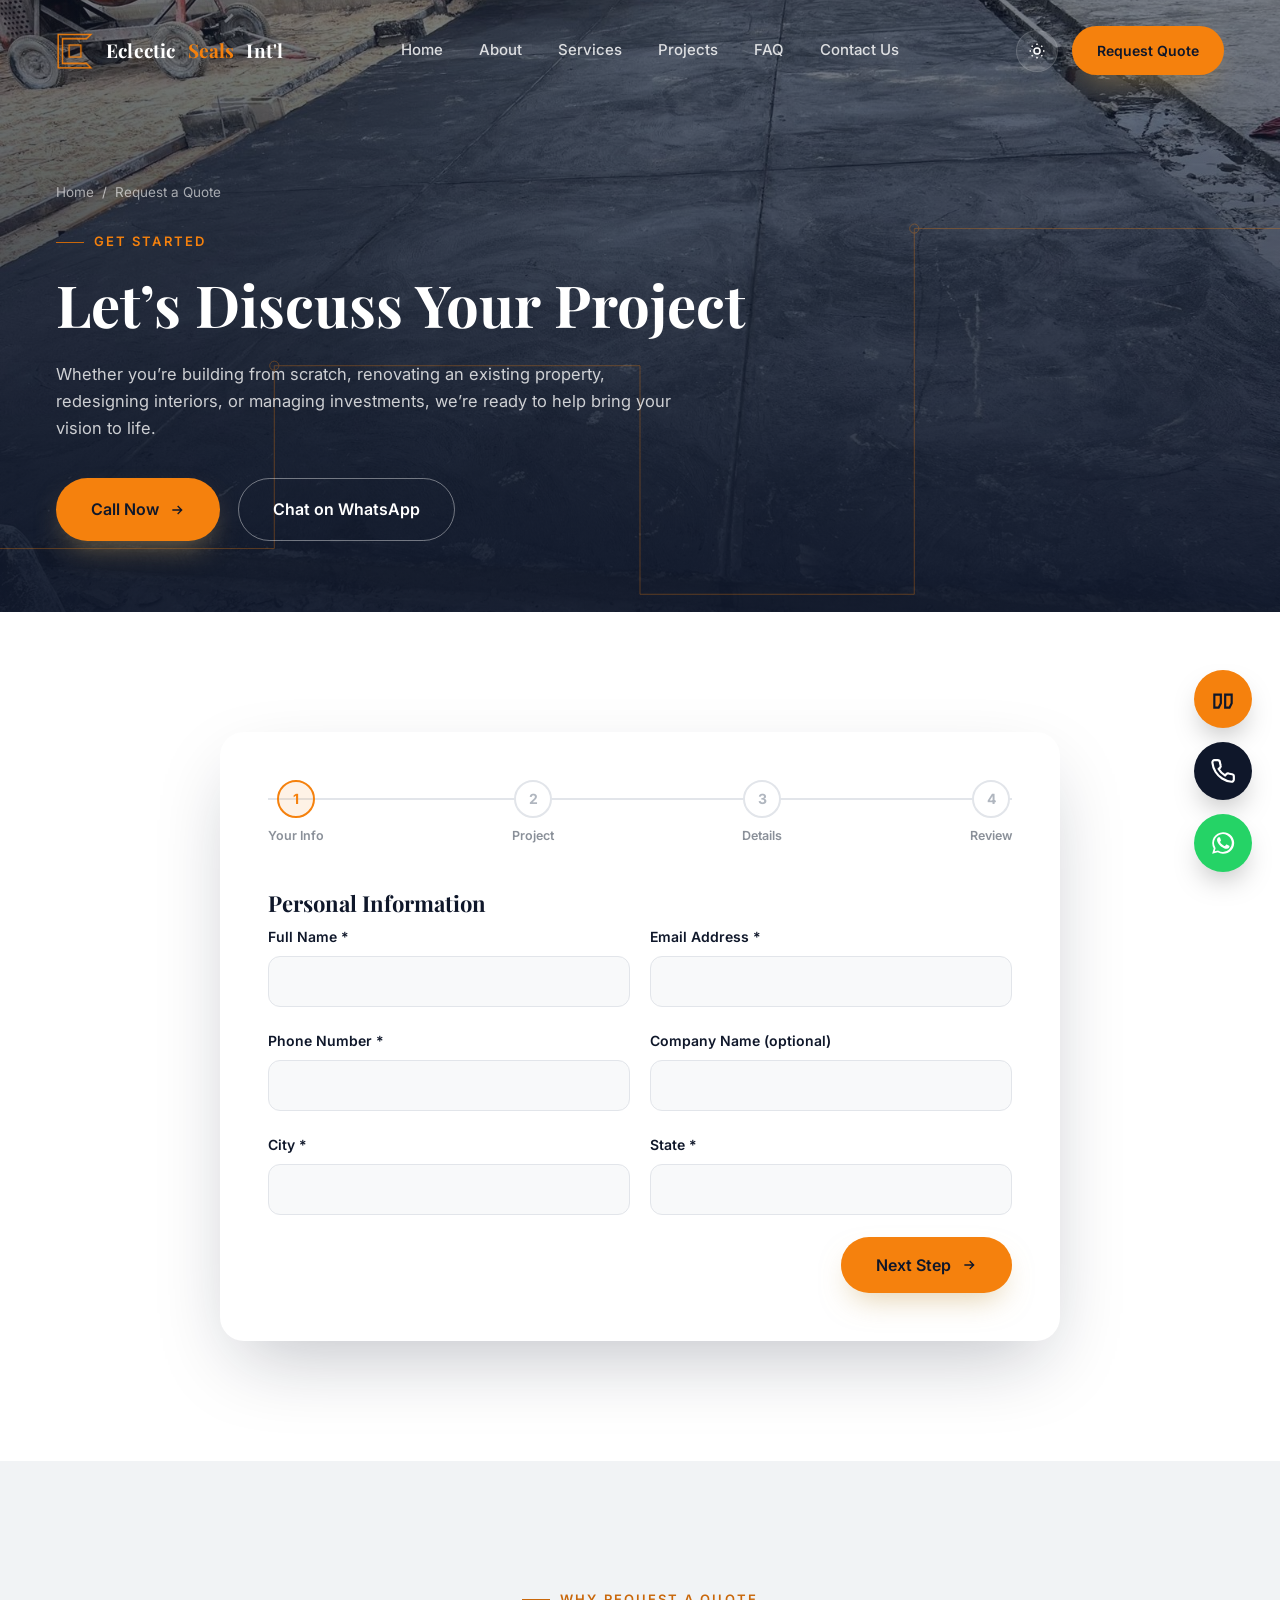
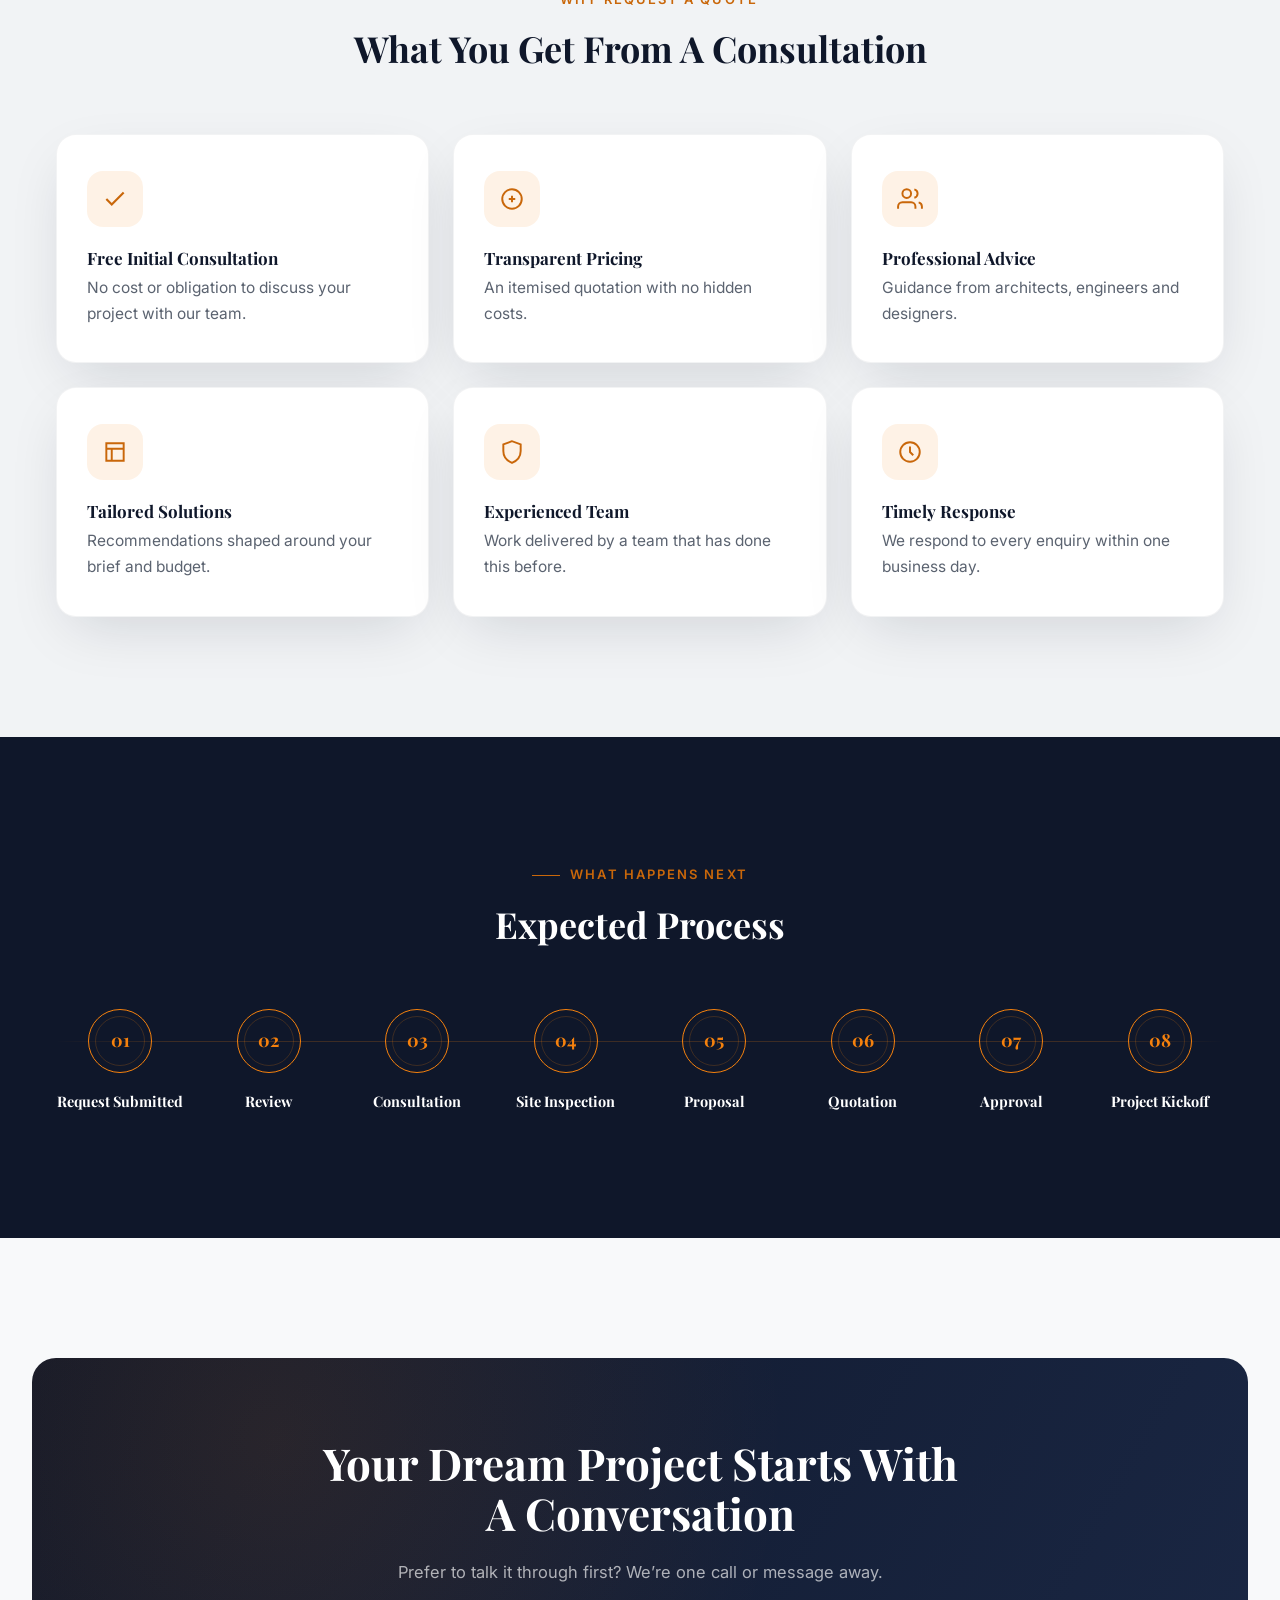
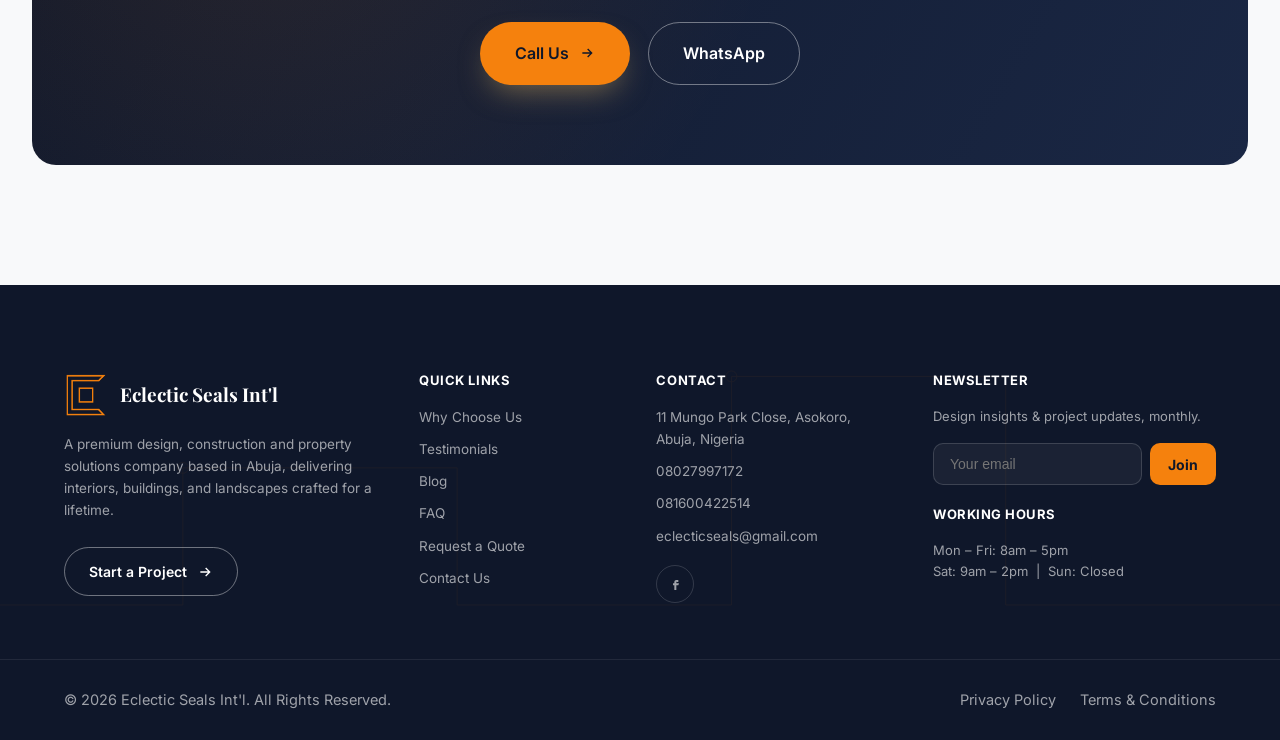
<file: request-quote.html>
<!DOCTYPE html>
<html lang="en">
<head>
<meta charset="UTF-8">
<meta name="viewport" content="width=device-width, initial-scale=1.0">
<title>Request a Quote | Eclectic Seals Int'l</title>
<meta name="description" content="Request a free quotation from Eclectic Seals Int'l for interior design, construction, renovation, landscaping or property management in Abuja.">
<meta name="keywords" content="request quote construction Abuja, free consultation interior design Nigeria">
<link rel="canonical" href="https://www.eclecticseals.com/request-quote">
<meta name="robots" content="index, follow">
<meta property="og:type" content="website">
<meta property="og:title" content="Request a Quote | Eclectic Seals Int'l">
<meta property="og:description" content="Request a free quotation from Eclectic Seals Int'l for interior design, construction, renovation, landscaping or property management in Abuja.">
<meta property="og:url" content="https://www.eclecticseals.com/request-quote">
<meta property="og:site_name" content="Eclectic Seals Int'l">
<meta name="twitter:card" content="summary_large_image">
<meta name="twitter:title" content="Request a Quote | Eclectic Seals Int'l">
<meta name="twitter:description" content="Request a free quotation from Eclectic Seals Int'l for interior design, construction, renovation, landscaping or property management in Abuja.">
<link rel="icon" type="image/png" href="images/logo-icon.png">
<link rel="preconnect" href="https://fonts.googleapis.com">
<link rel="preconnect" href="https://fonts.gstatic.com" crossorigin>
<link href="https://fonts.googleapis.com/css2?family=Playfair+Display:wght@600;700;800&family=Inter:wght@400;500;600;700&display=swap" rel="stylesheet">
<style>
/* =========================================================
   ECLECTIC SEALS INT'L — GLOBAL STYLESHEET
   Design system: Deep Navy / Gold / Copper on warm neutrals
   Signature motif: the "seal" — a circular architectural
   mark used for process steps, stat badges and the logo.
   ========================================================= */

:root{
  --navy: #0F172A;
  --navy-soft: #1B2842;
  --gold: #F5810D;
  --copper: #C9670A;
  --white: #FFFFFF;
  --bg: #F8F9FA;
  --charcoal: #222222;
  --light-gray: #F1F3F5;
  --success: #22C55E;

  --gold-10: rgba(245,129,13,0.10);
  --gold-20: rgba(245,129,13,0.20);
  --navy-70: rgba(15,23,42,0.70);
  --navy-85: rgba(15,23,42,0.85);

  --font-display: "Playfair Display", Georgia, serif;
  --font-body: "Inter", -apple-system, BlinkMacSystemFont, sans-serif;

  --container: 1320px;
  --gap: 8px;
  --radius-lg: 24px;
  --radius-md: 20px;
  --radius-sm: 12px;

  --shadow-soft: 0 20px 60px -15px rgba(15,23,42,0.15);
  --shadow-lift: 0 30px 80px -20px rgba(15,23,42,0.28);

  --ease: cubic-bezier(0.22, 1, 0.36, 1);
  --dur: 0.6s;
}

*,*::before,*::after{ box-sizing: border-box; }
html{ scroll-behavior: smooth; }
@media (prefers-reduced-motion: reduce){
  html{ scroll-behavior: auto; }
  *,*::before,*::after{ animation-duration: 0.01ms !important; animation-iteration-count: 1 !important; transition-duration: 0.01ms !important; scroll-behavior: auto !important; }
}

body{
  margin:0;
  font-family: var(--font-body);
  color: var(--charcoal);
  background: var(--white);
  font-size: 16.5px;
  line-height: 1.65;
  -webkit-font-smoothing: antialiased;
  overflow-x: hidden;
}

h1,h2,h3,h4,.font-display{ font-family: var(--font-display); color: var(--navy); margin: 0 0 0.4em; line-height: 1.15; font-weight: 700; }
p{ margin: 0 0 1em; }
a{ color: inherit; text-decoration: none; }
img{ max-width: 100%; display: block; }
ul{ margin:0; padding:0; list-style:none; }
button{ font-family: inherit; cursor: pointer; }

::selection{ background: var(--gold-20); color: var(--navy); }

:focus-visible{ outline: 3px solid var(--gold); outline-offset: 3px; }

.container{ max-width: var(--container); margin: 0 auto; padding: 0 56px; }
@media (max-width: 720px){ .container{ padding: 0 24px; } }
.grid-12{ display: grid; grid-template-columns: repeat(12,1fr); gap: 32px; }

.section{ padding: 120px 0; position: relative; }
.section--tight{ padding: 80px 0; }
.section--dark{ background: var(--navy); color: rgba(255,255,255,0.85); }
.section--dark h1,.section--dark h2,.section--dark h3{ color: var(--white); }
.section--light{ background: var(--light-gray); }
.section--bg{ background: var(--bg); }

.eyebrow{
  display:inline-flex; align-items:center; gap:10px;
  font-family: var(--font-body); font-size: 13px; letter-spacing: 0.16em; text-transform: uppercase;
  color: var(--copper); font-weight: 600; margin-bottom: 18px;
}
.eyebrow::before{ content:""; width: 28px; height: 1px; background: var(--copper); display:inline-block; }

.section-head{ max-width: 720px; margin-bottom: 64px; }
.section-head.center{ margin-left:auto; margin-right:auto; text-align:center; }
.section-head h2{ font-size: clamp(26px, 3.2vw, 36px); }
.section-head p{ font-size: 16.5px; color: #5b6370; }
.section--dark .section-head p{ color: rgba(255,255,255,0.65); }

/* ---------- Buttons ---------- */
.btn{
  position: relative; overflow: hidden;
  display:inline-flex; align-items:center; justify-content:center; gap:10px;
  padding: 17px 34px; border-radius: 100px; font-size:16px; font-weight:600;
  border: 1px solid transparent; transition: transform 0.35s var(--ease), box-shadow 0.35s var(--ease), background 0.35s var(--ease), color .35s var(--ease);
  white-space: nowrap;
}
.btn-primary{ background: var(--gold); color: var(--navy); box-shadow: 0 14px 30px -10px rgba(200,164,93,0.55); }
.btn-primary:hover{ transform: translateY(-3px); box-shadow: 0 20px 40px -10px rgba(200,164,93,0.65); }
.btn-outline{ background: transparent; color: var(--white); border-color: rgba(255,255,255,0.4); }
.btn-outline:hover{ background: rgba(255,255,255,0.12); transform: translateY(-3px); border-color: var(--white); }
.btn-outline-dark{ background: transparent; color: var(--navy); border-color: rgba(15,23,42,0.25); }
.btn-outline-dark:hover{ background: var(--navy); color: var(--white); transform: translateY(-3px); }
.btn-sm{ padding: 12px 24px; font-size: 14px; }
.btn svg{ width:16px; height:16px; transition: transform 0.3s var(--ease); }
.btn:hover svg{ transform: translateX(4px); }
.btn .ripple{ position:absolute; border-radius:50%; background: rgba(255,255,255,0.5); transform: scale(0); animation: ripple 0.6s linear; pointer-events:none; }
@keyframes ripple{ to{ transform: scale(3); opacity:0; } }
.btn-group{ display:flex; gap:18px; flex-wrap:wrap; }

/* ---------- Page loader ---------- */
#page-loader{ position:fixed; inset:0; background: var(--navy); z-index: 9999; display:flex; align-items:center; justify-content:center; transition: opacity 0.6s var(--ease), visibility 0.6s; }
#page-loader.loaded{ opacity:0; visibility:hidden; }
.loader-seal{ width:64px; height:64px; border-radius:50%; border: 2px solid var(--gold-20); border-top-color: var(--gold); animation: spin 1s linear infinite; }
@keyframes spin{ to{ transform: rotate(360deg); } }

/* ---------- Scroll progress ---------- */
#scroll-progress{ position:fixed; top:0; left:0; height:3px; background: linear-gradient(90deg, var(--gold), var(--copper)); z-index: 1001; width:0%; }

/* ---------- Nav ---------- */
.site-nav{
  position: fixed; top:0; left:0; right:0; z-index: 1000;
  padding: 26px 0; transition: padding 0.4s var(--ease), background 0.4s var(--ease), box-shadow 0.4s var(--ease);
}
.site-nav.scrolled{
  padding: 14px 0; background: rgba(15,23,42,0.72); backdrop-filter: blur(16px) saturate(140%); -webkit-backdrop-filter: blur(16px) saturate(140%);
  box-shadow: 0 10px 40px -20px rgba(0,0,0,0.4);
}
.nav-inner{ display:flex; align-items:center; justify-content:space-between; gap:24px; }
.brand{ display:flex; align-items:center; gap:12px; font-family: var(--font-display); font-weight:700; font-size:19px; color: var(--white); letter-spacing: 0.01em; }
.brand .seal-mark{ width:38px; height:38px; flex-shrink:0; object-fit:contain; }
.brand span{ color: var(--gold); }
.nav-links{ display:flex; align-items:center; gap:36px; }
.nav-links a{ color: rgba(255,255,255,0.82); font-size: 15px; font-weight:500; position:relative; padding: 6px 0; }
.nav-links a::after{ content:""; position:absolute; left:0; bottom:0; width:0; height:1px; background: var(--gold); transition: width 0.35s var(--ease); }
.nav-links a:hover::after, .nav-links a.active::after{ width:100%; }
.nav-links a.active{ color: var(--gold); }
.nav-cta{ display:flex; align-items:center; gap:14px; }
.nav-toggle{ display:none; }
.mega-panel{
  position:absolute; top: 100%; left:0; right:0; margin-top: 18px;
  background: rgba(15,23,42,0.96); backdrop-filter: blur(20px);
  border-radius: var(--radius-md); padding: 32px; box-shadow: var(--shadow-lift);
  opacity:0; visibility:hidden; transform: translateY(-10px);
  transition: opacity 0.35s var(--ease), transform 0.35s var(--ease), visibility 0.35s;
  display:grid; grid-template-columns: repeat(4,1fr); gap: 8px 24px;
}
.nav-item{ position: relative; }
.nav-item:hover .mega-panel, .mega-panel:hover{ opacity:1; visibility:visible; transform: translateY(0); }
.mega-panel a{ display:block; padding: 10px 12px; border-radius: 10px; font-size:14px; color: rgba(255,255,255,0.75); }
.mega-panel a:hover{ background: rgba(255,255,255,0.06); color: var(--gold); }
.mega-panel a::after{ display:none; }

.mobile-toggle{ display:none; width:44px; height:44px; border-radius:50%; background: rgba(255,255,255,0.08); border:1px solid rgba(255,255,255,0.15); align-items:center; justify-content:center; }
.mobile-toggle span, .mobile-toggle span::before, .mobile-toggle span::after{ content:""; display:block; width:18px; height:2px; background: var(--white); position:relative; transition: all 0.3s var(--ease); }
.mobile-toggle span::before{ position:absolute; top:-6px; }
.mobile-toggle span::after{ position:absolute; top:6px; }
.mobile-toggle.open span{ background: transparent; }
.mobile-toggle.open span::before{ top:0; transform: rotate(45deg); background: var(--gold); }
.mobile-toggle.open span::after{ top:0; transform: rotate(-45deg); background: var(--gold); }

.mobile-menu{
  position: fixed; inset:0; background: var(--navy); z-index: 999;
  display:flex; flex-direction: column; justify-content:center; padding: 100px 40px 40px;
  transform: translateY(-100%); transition: transform 0.5s var(--ease), visibility 0.5s;
  overflow-y: auto; visibility: hidden; pointer-events: none;
}
.mobile-menu.open{ transform: translateY(0); visibility: visible; pointer-events: auto; }
.mobile-menu a{ font-family: var(--font-display); font-size: clamp(20px, 4vw, 32px); color: var(--white); padding: 10px 0; border-bottom: 1px solid rgba(255,255,255,0.08); flex-shrink:0; }
.mobile-menu a:hover{ color: var(--gold); }

/* ---------- Hero ---------- */
.hero{ position:relative; min-height: 100vh; display:flex; align-items:center; color: var(--white); overflow:hidden; background: var(--navy); padding: 60px 0 70px; }
.hero-bg{ position:absolute; inset:0; background-size: cover; background-position:center; }
.hero-bg::after{ content:""; position:absolute; inset:0; background: linear-gradient(180deg, rgba(15,23,42,0.55) 0%, rgba(15,23,42,0.78) 60%, rgba(15,23,42,0.95) 100%); }
.hero-lines{ position:absolute; inset:0; opacity:0.35; pointer-events:none; }
.hero-content{ position:relative; z-index:2; padding-top: 150px; width:100%; margin-left:0; margin-right:0; }
.hero h1{ color: var(--white); font-size: clamp(34px, 4.6vw, 58px); max-width: 720px; font-weight:700; }
.hero h1 em{ font-style: normal; color: var(--gold); }
.hero p.lead{ max-width: 620px; font-size: 16.5px; color: rgba(255,255,255,0.78); margin-bottom: 36px; }
.hero-badges{ display:flex; flex-wrap:wrap; align-items:center; gap:14px; margin-top: 48px; }
.hero-badge{ display:flex; align-items:center; gap:10px; padding: 12px 20px; border-radius: 100px; background: rgba(255,255,255,0.07); border: 1px solid rgba(255,255,255,0.14); backdrop-filter: blur(10px); font-size: 14px; color: rgba(255,255,255,0.85); }
.hero-badges-label{
  position:relative; font-weight:800; color: var(--white); font-size:15px; letter-spacing:0.04em; text-transform:uppercase; margin-right:10px;
  padding-bottom:12px;
}
.hero-badges-label::after{
  content:"";
  position:absolute; left:0; bottom:0; width:100%; height:8px;
  background-image: url("data:image/svg+xml,%3Csvg xmlns='http://www.w3.org/2000/svg' viewBox='0 0 120 10' preserveAspectRatio='none'%3E%3Cpath d='M0 6 Q 10 0, 20 6 T 40 6 T 60 6 T 80 6 T 100 6 T 120 6' stroke='%23F5810D' stroke-width='2.4' fill='none' stroke-linecap='round'/%3E%3C/svg%3E");
  background-repeat: no-repeat;
  background-size: 100% 100%;
}
.hero-list{ list-style:none; display:grid; grid-template-columns: 1fr 1fr; gap:9px 28px; max-width:560px; margin: 0 0 32px; padding:0; }
.hero-list li{ position:relative; padding-left:20px; color:rgba(255,255,255,0.82); font-size:15px; }
.hero-list li::before{ content:""; position:absolute; left:0; top:8px; width:7px; height:7px; border-radius:50%; background: var(--gold); }
@media (max-width: 560px){ .hero-list{ grid-template-columns: 1fr; } }
.hero-badge svg{ width:16px; height:16px; color: var(--gold); flex-shrink:0; }

.hero--page{ min-height: 68vh; }
.hero--page .hero-content{ padding-top: 120px; }

/* ---------- Reveal animations ---------- */
.reveal{ opacity:0; transform: translateY(36px); transition: opacity 0.9s var(--ease), transform 0.9s var(--ease); }
.reveal.in{ opacity:1; transform: translateY(0); }
.reveal-left{ opacity:0; transform: translateX(-44px); transition: opacity 0.9s var(--ease), transform 0.9s var(--ease); }
.reveal-left.in{ opacity:1; transform: translateX(0); }
.reveal-right{ opacity:0; transform: translateX(44px); transition: opacity 0.9s var(--ease), transform 0.9s var(--ease); }
.reveal-right.in{ opacity:1; transform: translateX(0); }
.reveal-scale{ opacity:0; transform: scale(0.92); transition: opacity 0.9s var(--ease), transform 0.9s var(--ease); }
.reveal-scale.in{ opacity:1; transform: scale(1); }
.stagger.in > *{ transition-delay: calc(var(--i, 0) * 0.09s); }

/* ---------- Intro split ---------- */
.split{ display:grid; grid-template-columns: 1fr 1fr; gap: 72px; align-items:center; }
.split-media{ position:relative; border-radius: var(--radius-lg); overflow:hidden; aspect-ratio: 4/5; box-shadow: var(--shadow-soft); }
.split-media img{ width:100%; height:100%; object-fit:cover; transition: transform 1.2s var(--ease); }
.split-media:hover img{ transform: scale(1.06); }

/* ---------- Bento / cards ---------- */
.bento{ display:grid; grid-template-columns: repeat(3, 1fr); gap: 24px; }
.card{ background: var(--white); border-radius: var(--radius-md); padding: 36px 30px; box-shadow: var(--shadow-soft); transition: transform 0.45s var(--ease), box-shadow 0.45s var(--ease); border: 1px solid rgba(15,23,42,0.05); display:flex; flex-direction:column; }
.card:hover{ transform: translateY(-10px); box-shadow: var(--shadow-lift); }
.icon{ width:56px; height:56px; border-radius:16px; background: var(--gold-10); display:flex; align-items:center; justify-content:center; color: var(--copper); }
.icon svg{ width:26px; height:26px; }
.card .icon{ width:56px; height:56px; border-radius: 16px; background: var(--gold-10); display:flex; align-items:center; justify-content:center; margin-bottom: 22px; color: var(--copper); }
.card .icon svg{ width:26px; height:26px; }
.card h3{ font-size:18.5px; }
.card p{ color:#5b6370; font-size:15.5px; margin-bottom: 14px; }
.card ul{ margin-bottom: 18px; flex-grow:1; }
.card ul li{ font-size:14.5px; color:#5b6370; padding: 4px 0 4px 20px; position:relative; }
.card ul li::before{ content:""; position:absolute; left:0; top:13px; width:8px; height:1px; background: var(--copper); }
.card .learn{
  font-size:13.5px; font-weight:700; color: var(--navy); display:inline-flex; align-items:center; justify-content:center; gap:8px;
  padding: 12px 20px; border-radius: 100px; background: var(--gold-10); border: 1px solid transparent;
  transition: all 0.35s var(--ease); align-self:flex-start; margin-top:auto;
}
.card:hover .learn{ background: var(--gold); color: var(--navy); }
.card .learn svg{ width:14px; height:14px; transition: transform 0.3s var(--ease); }
.card:hover .learn svg{ transform: translateX(4px); }

.feature-dark{ background: rgba(255,255,255,0.04); border:1px solid rgba(255,255,255,0.09); border-radius: var(--radius-md); padding: 34px; transition: border-color 0.4s var(--ease), transform 0.4s var(--ease); }
.feature-dark:hover{ border-color: var(--gold); transform: translateY(-6px); }
.feature-dark .icon{ width:50px; height:50px; border-radius:14px; background: var(--gold-10); display:flex; align-items:center; justify-content:center; color: var(--gold); margin-bottom: 20px; }
.service-block > .icon{ width:56px; height:56px; border-radius:16px; background: var(--gold-10); display:flex; align-items:center; justify-content:center; color: var(--copper); }
.service-block > .icon svg{ width:26px; height:26px; }
.feature-dark h3{ color: var(--white); font-size: 19px; }
.feature-dark p{ color: rgba(255,255,255,0.6); font-size: 15px; margin:0; }

.grid-2{ display:grid; grid-template-columns: repeat(2,1fr); gap:24px; }
.grid-3{ display:grid; grid-template-columns: repeat(3,1fr); gap:24px; }
.grid-4{ display:grid; grid-template-columns: repeat(4,1fr); gap:24px; }
.grid-6{ display:grid; grid-template-columns: repeat(6,1fr); gap:20px; }

/* ---------- Seal / process markers (signature element) ---------- */
.seal{
  width:64px; height:64px; border-radius:50%;
  border: 1.5px solid var(--gold); position:relative;
  display:flex; align-items:center; justify-content:center;
  flex-shrink:0; background: var(--white);
}
.seal::before{ content:""; position:absolute; inset:6px; border:1px solid var(--gold-20); border-radius:50%; }
.seal span{ font-family: var(--font-display); font-weight:700; color: var(--navy); font-size:18px; }
.section--dark .seal{ background: transparent; }
.section--dark .seal span{ color: var(--gold); }

.process-track{ position:relative; display:grid; grid-auto-flow:column; grid-auto-columns: 1fr; gap: 20px; }
.process-track::before{ content:""; position:absolute; top:32px; left:0; right:0; height:1px; background: linear-gradient(90deg, transparent, var(--gold-20) 10%, var(--gold-20) 90%, transparent); }
.process-step{ text-align:center; position:relative; }
.process-step .seal{ margin: 0 auto 20px; }
.process-step h4{ color: var(--white); font-size:16px; margin-bottom:8px; }
.process-step p{ color: rgba(255,255,255,0.55); font-size:13.5px; }

/* ---------- Project cards ---------- */
.project-card{ position:relative; border-radius: var(--radius-md); overflow:hidden; aspect-ratio: 4/3.1; box-shadow: var(--shadow-soft); }
.project-card img{ width:100%; height:100%; object-fit:cover; transition: transform 1s var(--ease); }
.project-card:hover img{ transform: scale(1.08); }
.project-card::after{ content:""; position:absolute; inset:0; background: linear-gradient(0deg, rgba(6,10,20,0.97) 0%, rgba(6,10,20,0.75) 32%, rgba(6,10,20,0.25) 62%, transparent 82%); }
.project-info{ position:absolute; left:0; right:0; bottom:0; padding: 26px; z-index:2; color: var(--white); transform: translateY(14px); transition: transform 0.5s var(--ease); }
.project-card:hover .project-info{ transform: translateY(0); }
.project-tag{ font-size:12px; letter-spacing:0.1em; text-transform:uppercase; color: var(--gold); margin-bottom:8px; display:block; }
.project-info h3{ color: var(--white); font-size:19px; margin-bottom:6px; }
.project-info .loc{ font-size:13.5px; color: rgba(255,255,255,0.7); margin-bottom:14px; }
.project-info a{ font-size:13.5px; font-weight:600; display:inline-flex; align-items:center; gap:6px; color: var(--white); border-bottom: 1px solid var(--gold); padding-bottom:2px; white-space:nowrap; }

.masonry{ column-count: 3; column-gap: 24px; }
.masonry .project-card{ break-inside: avoid; margin-bottom: 24px; }
.masonry .project-card:nth-child(3n+1){ aspect-ratio: 4/5; }
.masonry .project-card:nth-child(3n+2){ aspect-ratio: 4/3; }

.gallery-img{ border-radius: var(--radius-md); overflow:hidden; box-shadow: var(--shadow-soft); break-inside: avoid; margin-bottom: 24px; }
.gallery-img img{ width:100%; height:auto; display:block; transition: transform 0.7s var(--ease); }
.gallery-img:hover img{ transform: scale(1.05); }

/* ---------- Blog feed ---------- */
.blog-feed{ max-width: 800px; margin: 0 auto; display:flex; flex-direction:column; gap: 8px; }
.blog-post{ background: var(--white); border-radius: var(--radius-lg); padding: 36px 40px; box-shadow: var(--shadow-soft); margin-bottom: 28px; }
.blog-post-header{ display:flex; align-items:center; gap:16px; margin-bottom:14px; flex-wrap:wrap; }
.blog-post-date{ font-size:13px; color:#8a9099; }
.blog-post h2{ font-size:23px; margin-bottom:14px; }
.blog-post-body-text{ color:#5b6370; font-size:15.5px; line-height:1.7; margin-bottom: 20px; }
.blog-media-grid{ display:grid; grid-template-columns: repeat(3, 1fr); gap:10px; }
.blog-media-grid--1{ grid-template-columns: 1fr; }
.blog-media-grid--2{ grid-template-columns: 1fr 1fr; }
.blog-media-thumb{ border-radius:12px; overflow:hidden; aspect-ratio: 4/3; cursor:pointer; position:relative; }
.blog-media-thumb img{ width:100%; height:100%; object-fit:cover; transition: transform 0.5s var(--ease); }
.blog-media-thumb:hover img{ transform: scale(1.06); }
.blog-video{ grid-column: 1 / -1; border-radius:12px; overflow:hidden; aspect-ratio:16/9; background:#000; }
.blog-video iframe, .blog-video video{ width:100%; height:100%; border:0; display:block; }
@media (max-width: 640px){
  .blog-post{ padding:26px 22px; }
  .blog-media-grid, .blog-media-grid--2, .blog-media-grid--3, .blog-media-grid--4{ grid-template-columns: repeat(2,1fr); }
}

.filter-bar{ display:flex; flex-wrap:wrap; gap:12px; margin-bottom: 48px; }
.filter-btn{ padding: 10px 22px; border-radius: 100px; border: 1px solid rgba(15,23,42,0.15); background: transparent; font-size:14px; font-weight:600; color: var(--navy); transition: all 0.3s var(--ease); }
.filter-btn.active, .filter-btn:hover{ background: var(--navy); color: var(--white); border-color: var(--navy); }

/* ---------- Testimonials ---------- */
.testi-track{ position:relative; overflow:hidden; }
.testi-slides{ display:flex; transition: transform 0.7s var(--ease); }
.testi-slide{ min-width:100%; padding: 8px; }
.testi-card{ background: var(--white); border-radius: var(--radius-lg); padding: 48px; box-shadow: var(--shadow-soft); max-width: 760px; margin:0 auto; text-align:center; }
.testi-card .stars{ color: var(--gold); font-size:18px; letter-spacing:4px; margin-bottom: 20px; }
.testi-card p.quote{ font-family: var(--font-display); font-size: 20px; color: var(--navy); line-height:1.5; margin-bottom: 28px; }
.testi-person{ display:flex; align-items:center; justify-content:center; gap:14px; }
.testi-person img{ width:52px; height:52px; border-radius:50%; object-fit:cover; }
.avatar-initials{ width:52px; height:52px; border-radius:50%; display:flex; align-items:center; justify-content:center; color:#fff; font-family: var(--font-display); font-weight:700; font-size:17px; flex-shrink:0; }
.testi-person .name{ font-weight:700; color: var(--navy); font-size:15px; }
.testi-person .role{ font-size:13px; color:#5b6370; }
.testi-dots{ display:flex; justify-content:center; gap:10px; margin-top: 32px; }
.testi-dots button{ width:9px; height:9px; border-radius:50%; background: rgba(15,23,42,0.15); border:none; padding:0; }
.testi-dots button.active{ background: var(--gold); width:26px; border-radius:6px; }

.contact-info-row{ display:flex; align-items:flex-start; gap:16px; margin-bottom:22px; }
.contact-info-row .icon{ width:44px; height:44px; border-radius:12px; background: var(--gold-10); color: var(--copper); display:flex; align-items:center; justify-content:center; flex-shrink:0; }
.contact-info-row .icon svg{ width:20px; height:20px; }
.contact-info-row strong{ display:block; color: var(--navy); font-size:15px; margin-bottom:4px; }
.contact-info-row div div{ color:#5b6370; font-size:14.5px; line-height:1.6; }
.contact-info-row div div svg{ width:14px; height:14px; vertical-align:-2px; color: var(--copper); }

.mv-card{
  background: linear-gradient(160deg, #ffffff 0%, var(--bg) 100%);
  border-radius: var(--radius-lg); padding: 44px 40px; box-shadow: var(--shadow-soft);
  position:relative; overflow:hidden; border-top: 4px solid var(--gold);
  transition: transform 0.4s var(--ease), box-shadow 0.4s var(--ease);
}
.mv-card::after{ content:""; position:absolute; top:-40px; right:-40px; width:150px; height:150px; border-radius:50%; background: var(--gold-10); }
.mv-card:hover{ transform: translateY(-8px); box-shadow: var(--shadow-lift); }
.mv-icon{ position:relative; z-index:1; width:60px; height:60px; border-radius:16px; background: var(--navy); color: var(--gold); display:flex; align-items:center; justify-content:center; margin-bottom:24px; }
.mv-icon svg{ width:26px; height:26px; }
.mv-card h3{ position:relative; z-index:1; font-size:23px; margin-bottom:12px; }
.mv-card p{ position:relative; z-index:1; color:#5b6370; font-size:15.5px; margin:0; }

.service-block{ max-width: 880px; }
.service-bullets{ display:grid; grid-template-columns: 1fr 1fr; column-gap: 32px; row-gap: 2px; margin: 22px 0 28px; }
.service-bullet{ display:flex; align-items:center; gap:10px; padding: 7px 0; font-size:15px; color:var(--navy); font-weight:600; }
.service-bullet .tick{ display:inline-flex; width:16px; height:16px; color: var(--gold); flex-shrink:0; }
@media (max-width: 720px){ .service-bullets{ grid-template-columns: 1fr; } }

.expertise-grid{ display:grid; grid-template-columns: 1fr 1fr; gap:14px; }
.expertise-item{
  display:flex; align-items:center; gap:14px; padding: 16px 18px; background: var(--white);
  border-radius: 14px; box-shadow: var(--shadow-soft); transition: transform 0.35s var(--ease), box-shadow 0.35s var(--ease);
}
.expertise-item:hover{ transform: translateY(-4px); box-shadow: var(--shadow-lift); }
.expertise-item .icon{ width:42px; height:42px; border-radius:12px; flex-shrink:0; }
.expertise-item .icon svg{ width:20px; height:20px; }
.expertise-item span{ font-weight:700; color: var(--navy); font-size:14.5px; }
@media (max-width: 720px){ .expertise-grid{ grid-template-columns: 1fr; } }

.spotlight-grid{ display:grid; grid-template-columns: 1fr 1fr; gap:16px; }
.spotlight-item{ display:flex; align-items:flex-start; gap:14px; padding: 18px; background: var(--white); border-radius:14px; box-shadow: var(--shadow-soft); }
.spotlight-item .icon{ width:42px; height:42px; border-radius:12px; flex-shrink:0; }
.spotlight-item .icon svg{ width:19px; height:19px; }
.spotlight-item strong{ display:block; color: var(--navy); font-size:14px; margin-bottom:3px; }
.spotlight-item span{ color:#5b6370; font-size:14px; }

/* ---------- Project gallery cards ---------- */
.project-card[data-gallery]{ cursor: pointer; }
.gallery-badge{
  position:absolute; top:16px; right:16px; z-index:3;
  background: rgba(9,14,26,0.75); backdrop-filter: blur(6px);
  color:#fff; font-size:12.5px; font-weight:700; padding:7px 13px; border-radius:100px;
  display:flex; align-items:center; gap:6px;
}
.gallery-badge svg{ width:14px; height:14px; }
.project-info .view-gallery{ font-size:13.5px; font-weight:600; display:inline-flex; align-items:center; gap:6px; color: var(--white); border-bottom: 1px solid var(--gold); padding-bottom:2px; white-space:nowrap; }

/* ---------- Before / After frames ---------- */
.ba-frame{ position:relative; border-radius: var(--radius-md); overflow:hidden; box-shadow: var(--shadow-soft); aspect-ratio: 4/3.2; }
.ba-frame img{ width:100%; height:100%; object-fit:cover; }
.ba-tag{ position:absolute; top:16px; left:16px; z-index:2; background: rgba(9,14,26,0.8); color:#fff; font-size:12px; font-weight:700; letter-spacing:0.08em; text-transform:uppercase; padding:7px 14px; border-radius:100px; }
.ba-tag--after{ background: var(--gold); color: var(--navy); }

/* ---------- Lightbox gallery ---------- */
.lightbox{
  position:fixed; inset:0; z-index:2000; background: rgba(6,9,18,0.97);
  display:flex; flex-direction:column; align-items:center; justify-content:center;
  padding: 32px 20px; opacity:0; visibility:hidden; transition: opacity 0.35s ease, visibility 0.35s;
}
.lightbox.open{ opacity:1; visibility:visible; }
.lightbox-stage{ position:relative; max-width:1100px; width:100%; display:flex; flex-direction:column; align-items:center; }
.lightbox-stage img{ max-width:100%; max-height:64vh; object-fit:contain; border-radius:14px; box-shadow:0 30px 90px rgba(0,0,0,0.55); background:#0b1220; }
.lightbox-caption{ margin-top:18px; text-align:center; }
.lightbox-caption h3{ color:#fff; font-size:19px; margin-bottom:4px; }
.lightbox-caption span{ color:rgba(255,255,255,0.5); font-size:13px; letter-spacing:0.05em; }
.lightbox-close{
  position:absolute; top:22px; right:24px; width:44px; height:44px; border-radius:50%;
  background: rgba(255,255,255,0.08); border:1px solid rgba(255,255,255,0.2); color:#fff;
  font-size:24px; line-height:1; cursor:pointer; z-index:5; transition: background 0.3s;
}
.lightbox-close:hover{ background: rgba(255,255,255,0.18); }
.lightbox-nav{
  position:absolute; top:50%; transform:translateY(-50%); width:52px; height:52px; border-radius:50%;
  background: rgba(255,255,255,0.08); border:1px solid rgba(255,255,255,0.2); color:#fff;
  display:flex; align-items:center; justify-content:center; cursor:pointer; z-index:5; font-size:20px;
  transition: background 0.3s;
}
.lightbox-nav:hover{ background: var(--gold); border-color: var(--gold); color: var(--navy); }
.lightbox-prev{ left:16px; }
.lightbox-next{ right:16px; }
.lightbox-thumbs{ display:flex; gap:10px; margin-top:26px; max-width:100%; overflow-x:auto; padding:4px 4px 10px; }
.lightbox-thumbs img{ width:64px; height:64px; object-fit:cover; border-radius:8px; opacity:0.45; cursor:pointer; transition: opacity 0.25s, transform 0.25s; flex-shrink:0; }
.lightbox-thumbs img.active{ opacity:1; box-shadow:0 0 0 2px var(--gold); }
.lightbox-thumbs img:hover{ opacity:0.85; transform: translateY(-2px); }
@media (max-width: 720px){
  .lightbox-nav{ width:42px; height:42px; font-size:16px; }
  .lightbox-prev{ left:6px; }
  .lightbox-next{ right:6px; }
  .lightbox-close{ top:12px; right:14px; width:38px; height:38px; font-size:20px; }
  .lightbox-stage img{ max-height:52vh; }
  .lightbox-thumbs img{ width:50px; height:50px; }
}
@media (max-width: 720px){ .spotlight-grid{ grid-template-columns: 1fr; } }

.testi-marquee{ overflow:hidden; -webkit-mask-image: linear-gradient(90deg, transparent, black 6%, black 94%, transparent); mask-image: linear-gradient(90deg, transparent, black 6%, black 94%, transparent); }
.testi-track-marquee{ display:flex; gap:24px; width:max-content; animation: testi-scroll 42s linear infinite; }
.testi-marquee:hover .testi-track-marquee{ animation-play-state: paused; }
.testi-card-mini{ flex: 0 0 380px; background: var(--white); border-radius: var(--radius-md); padding: 32px; box-shadow: var(--shadow-soft); }
.testi-card-mini .stars{ color: var(--gold); font-size:15px; letter-spacing:3px; margin-bottom: 16px; }
.testi-card-mini .quote{ font-size:15.5px; color:#4a5160; line-height:1.6; margin-bottom: 22px; min-height:110px; }
.testi-card-mini .testi-person{ display:flex; align-items:center; justify-content:flex-start; gap:12px; }
.testi-card-mini .testi-person img{ width:46px; height:46px; border-radius:50%; object-fit:cover; }
.testi-card-mini .avatar-initials{ width:46px; height:46px; font-size:15px; }
.testi-card-mini .testi-person .name{ font-weight:700; color: var(--navy); font-size:14px; }
.testi-card-mini .testi-person .role{ font-size:12.5px; color:#5b6370; }
@keyframes testi-scroll{ from{ transform: translateX(0); } to{ transform: translateX(-50%); } }
@media (max-width: 720px){
  .testi-card-mini{ flex-basis: 300px; }
}

.testi-grid{ columns: 3; column-gap: 24px; }
.testi-mini{ background: var(--white); border-radius: var(--radius-md); padding: 28px; box-shadow: var(--shadow-soft); break-inside: avoid; margin-bottom: 24px; transition: transform 0.4s var(--ease); }
.testi-mini:hover{ transform: translateY(-6px); }

/* ---------- Achievements / counters ---------- */
.achieve-grid{ display:grid; grid-template-columns: repeat(4,1fr); gap: 24px; }
.achieve-item{ text-align:center; padding: 40px 20px; border-radius: var(--radius-md); background: rgba(255,255,255,0.05); border: 1px solid rgba(255,255,255,0.08); }
.achieve-item .num{ font-family: var(--font-display); font-size: 48px; color: var(--gold); font-weight:700; }
.achieve-item .label{ font-size:14px; color: rgba(255,255,255,0.6); margin-top:6px; }

/* ---------- Blog ---------- */
.blog-card{ background: var(--white); border-radius: var(--radius-md); overflow:hidden; box-shadow: var(--shadow-soft); transition: transform 0.4s var(--ease); }
.blog-card:hover{ transform: translateY(-8px); }
.blog-img{ aspect-ratio: 16/10; overflow:hidden; }
.blog-img img{ width:100%; height:100%; object-fit:cover; transition: transform 0.8s var(--ease); }
.blog-card:hover .blog-img img{ transform: scale(1.08); }
.blog-body{ padding: 26px; }
.blog-cat{ font-size:12px; letter-spacing:0.1em; text-transform:uppercase; color: var(--copper); font-weight:600; }
.blog-body h3{ font-size:17.5px; margin: 10px 0; }
.blog-meta{ font-size:13px; color:#8a9099; display:flex; gap:14px; margin-top:16px; }

/* ---------- Forms ---------- */
.form-card{ background: var(--white); border-radius: var(--radius-lg); padding: 48px; box-shadow: var(--shadow-lift); }
.field{ margin-bottom: 22px; }
.field label{ display:block; font-size:14px; font-weight:600; color: var(--navy); margin-bottom:8px; }
.field input, .field select, .field textarea{
  width:100%; padding: 15px 18px; border-radius: 12px; border: 1.5px solid #e2e5ea; font-family: var(--font-body); font-size:15.5px; background: var(--bg); transition: border-color 0.3s, box-shadow 0.3s;
}
.field input:focus, .field select:focus, .field textarea:focus{ border-color: var(--gold); box-shadow: 0 0 0 4px var(--gold-10); outline:none; background: var(--white); }
.field textarea{ resize: vertical; min-height:130px; }
.field.error input, .field.error textarea{ border-color:#e05a4e; }
.field .err-msg{ color:#e05a4e; font-size:13px; margin-top:6px; display:none; }
.field.error .err-msg{ display:block; }
.field .success-check{ color: var(--success); }
.row-2{ display:grid; grid-template-columns: 1fr 1fr; gap:20px; }
.checkbox-row{ display:flex; gap:22px; flex-wrap:wrap; }
.checkbox-row label{ display:flex; align-items:center; gap:8px; font-size:14px; font-weight:500; color: var(--charcoal); }

.steps-indicator{ display:flex; justify-content:space-between; margin-bottom:44px; position:relative; }
.steps-indicator::before{ content:""; position:absolute; top:18px; left:0; right:0; height:2px; background:#e2e5ea; z-index:0; }
.step-dot{ position:relative; z-index:1; display:flex; flex-direction:column; align-items:center; gap:8px; }
.step-dot .circle{ width:38px; height:38px; border-radius:50%; background: var(--white); border:2px solid #e2e5ea; display:flex; align-items:center; justify-content:center; font-weight:700; color:#b0b6bf; font-size:14px; transition: all 0.3s; }
.step-dot.active .circle{ border-color: var(--gold); color: var(--gold); background: var(--gold-10); }
.step-dot.done .circle{ background: var(--gold); border-color: var(--gold); color: var(--navy); }
.step-dot .lbl{ font-size:12.5px; color:#8a9099; font-weight:600; }
.form-step{ display:none; }
.form-step.active{ display:block; }

.confirm-check{ width:88px; height:88px; border-radius:50%; background: var(--gold-10); display:flex; align-items:center; justify-content:center; margin: 0 auto 24px; }
.confirm-check svg{ width:40px; height:40px; color: var(--success); }

/* ---------- Accordion ---------- */
.accordion-item{ border-bottom: 1px solid #e5e7eb; }
.accordion-head{ width:100%; display:flex; justify-content:space-between; align-items:center; gap:20px; padding: 26px 4px; background:none; border:none; text-align:left; font-family: var(--font-display); font-size:19px; color: var(--navy); font-weight:700; }
.accordion-head .plus{ flex-shrink:0; width:32px; height:32px; border-radius:50%; border:1.5px solid var(--gold); display:flex; align-items:center; justify-content:center; transition: transform 0.35s var(--ease); position:relative; }
.accordion-head .plus::before, .accordion-head .plus::after{ content:""; position:absolute; background: var(--gold); }
.accordion-head .plus::before{ width:12px; height:1.5px; }
.accordion-head .plus::after{ width:1.5px; height:12px; transition: transform 0.35s var(--ease); }
.accordion-item.open .plus::after{ transform: scaleY(0); }
.accordion-item.open .plus{ transform: rotate(180deg); }
.accordion-body{ max-height:0; overflow:hidden; transition: max-height 0.4s var(--ease); }
.accordion-body-inner{ padding: 0 4px 26px; color:#5b6370; font-size:15.5px; }
.faq-search-wrap{ max-width:640px; margin: 0 auto 48px; position:relative; }
.faq-search-wrap input{ width:100%; padding: 18px 24px 18px 54px; border-radius:100px; border:1px solid rgba(255,255,255,0.2); background: rgba(255,255,255,0.08); color:var(--white); font-size:16px; backdrop-filter: blur(10px); }
.faq-search-wrap input::placeholder{ color: rgba(255,255,255,0.5); }
.faq-search-wrap svg{ position:absolute; left:22px; top:50%; transform: translateY(-50%); width:18px; height:18px; color: rgba(255,255,255,0.5); }
.faq-search-wrap--light input{ background: var(--bg); border-color:#e2e5ea; color: var(--navy); }
.faq-search-wrap--light input::placeholder{ color:#8a9099; }
.faq-search-wrap--light svg{ color:#8a9099; }

/* ---------- Timeline vertical (project detail) ---------- */
.timeline-v{ position:relative; padding-left: 40px; }
.timeline-v::before{ content:""; position:absolute; left:9px; top:6px; bottom:6px; width:1.5px; background: var(--gold-20); }
.timeline-v-item{ position:relative; padding-bottom: 36px; }
.timeline-v-item::before{ content:""; position:absolute; left:-40px; top:4px; width:19px; height:19px; border-radius:50%; background: var(--white); border:2px solid var(--gold); }

/* ---------- Footer ---------- */
.footer{ background: var(--navy); color: rgba(255,255,255,0.6); position:relative; overflow:hidden; font-size:14.5px; }
.footer .container{ padding-left: 64px; padding-right: 64px; }
@media (max-width: 900px){ .footer .container{ padding-left: 32px; padding-right: 32px; } }
.footer-lines{ position:absolute; inset:0; opacity:0.06; pointer-events:none; }
.footer-top{ padding: 88px 0 56px; position:relative; z-index:1; }
.footer-grid{ display:grid; grid-template-columns: 1.6fr 1fr 1.2fr 1.2fr; gap: 40px; }
.footer h4{ color: var(--white); font-size:13px; font-family: var(--font-body); font-weight:700; letter-spacing:0.04em; text-transform:uppercase; margin-bottom: 18px; }
.footer-brand{ display:flex; align-items:center; gap:12px; font-family: var(--font-display); font-size:19px; color:var(--white); font-weight:700; margin-bottom:16px; }
.footer-brand .seal-mark{ width:44px; height:44px; flex-shrink:0; object-fit:contain; }
.footer p{ font-size:13.5px; }
.footer li{ margin-bottom: 10px; font-size:13.5px; }
.footer a:hover{ color: var(--gold); }
.footer-social{ display:flex; gap:10px; margin-top:18px; flex-wrap:wrap; }
.footer-social a{ width:38px; height:38px; border-radius:50%; border:1px solid rgba(255,255,255,0.15); display:flex; align-items:center; justify-content:center; transition: all 0.3s; }
.footer-social a:hover{ background: var(--gold); border-color: var(--gold); color: var(--navy); transform: translateY(-4px); }
.footer-social svg{ width:16px; height:16px; }
.newsletter-mini{ display:flex; gap:8px; margin-top:16px; }
.newsletter-mini input{ flex:1; padding:12px 16px; border-radius:10px; border:1px solid rgba(255,255,255,0.15); background: rgba(255,255,255,0.05); color:var(--white); font-size:14px; }
.newsletter-mini button{ background: var(--gold); border:none; border-radius:10px; padding: 0 18px; color: var(--navy); font-weight:700; }
.footer-bottom{ border-top: 1px solid rgba(255,255,255,0.08); padding: 28px 0; display:flex; justify-content:space-between; align-items:center; flex-wrap:wrap; gap:12px; position:relative; z-index:1; }
.footer-bottom-links{ display:flex; gap:24px; }
.footer-bottom-links a:hover{ color: var(--gold); }

/* ---------- Floating actions ---------- */
.float-stack{ position:fixed; right:28px; bottom:28px; z-index: 900; display:flex; flex-direction:column; gap:14px; align-items:flex-end; }
.float-btn{ width:58px; height:58px; border-radius:50%; display:flex; align-items:center; justify-content:center; box-shadow: 0 14px 30px -10px rgba(0,0,0,0.35); transition: transform 0.3s var(--ease); border:none; color:var(--white); }
.float-btn:hover{ transform: scale(1.1) translateY(-2px); }
.float-btn svg{ width:26px; height:26px; }
.float-whatsapp{ background: #25D366; }
.float-call{ background: var(--navy); }
.float-quote{ background: var(--gold); color: var(--navy); }
.back-to-top{ width:48px; height:48px; border-radius:50%; background: var(--white); border: 1px solid rgba(15,23,42,0.1); box-shadow: var(--shadow-soft); display:flex; align-items:center; justify-content:center; opacity:0; visibility:hidden; transition: all 0.35s var(--ease); }
.back-to-top.show{ opacity:1; visibility:visible; }
.back-to-top svg{ width:18px; height:18px; color: var(--navy); }

/* ---------- CTA band ---------- */
.cta-band{ background: linear-gradient(120deg, var(--navy) 0%, #1a2744 100%); color:var(--white); border-radius: var(--radius-lg); padding: 80px; text-align:center; position:relative; overflow:hidden; margin: 0 32px; }
.cta-band::before{ content:""; position:absolute; inset:0; background: radial-gradient(circle at 20% 20%, var(--gold-10), transparent 50%); }
.cta-band h2{ color:var(--white); font-size: clamp(30px,4vw,44px); max-width:640px; margin: 0 auto 20px; position:relative; }
.cta-band p{ color: rgba(255,255,255,0.65); max-width:520px; margin: 0 auto 36px; position:relative; }
.cta-band .btn-group{ justify-content:center; position:relative; }

/* ---------- Dark mode ---------- */
body.dark{ background: #0b1220; color: rgba(255,255,255,0.82); }
body.dark .section--bg, body.dark .section--light{ background: #0f1729; }
body.dark h1, body.dark h2, body.dark h3, body.dark h4{ color: var(--white); }
body.dark .card, body.dark .blog-card, body.dark .testi-mini, body.dark .form-card, body.dark .testi-card{ background: #141d33; border-color: rgba(255,255,255,0.06); }
body.dark .card p, body.dark .card ul li{ color: rgba(255,255,255,0.55); }
body.dark .section-head p{ color: rgba(255,255,255,0.55); }
body.dark .field input, body.dark .field select, body.dark .field textarea{ background:#0b1220; border-color: rgba(255,255,255,0.12); color:var(--white); }
body.dark .filter-btn{ border-color: rgba(255,255,255,0.15); color: var(--white); }

.dark-toggle{ width:42px; height:42px; border-radius:50%; background: rgba(255,255,255,0.08); border:1px solid rgba(255,255,255,0.15); display:flex; align-items:center; justify-content:center; color: var(--white); }
.dark-toggle svg{ width:18px; height:18px; }

/* ---------- Utility ---------- */
.text-center{ text-align:center; }
.mt-0{ margin-top:0; } .mb-0{ margin-bottom:0; }
.tag-pill{ display:inline-block; padding:6px 16px; border-radius:100px; background: var(--gold-10); color: var(--copper); font-size:12.5px; font-weight:700; letter-spacing:0.04em; }
.skip-link{ position:absolute; left:-999px; top:0; background:var(--gold); color:var(--navy); padding:14px 22px; z-index:9999; border-radius: 0 0 10px 0; font-weight:700; }
.skip-link:focus{ left:0; }
.breadcrumb{ font-size:13.5px; color: rgba(255,255,255,0.6); display:flex; gap:8px; align-items:center; margin-bottom:20px; }
.breadcrumb a:hover{ color: var(--gold); }

/* ---------- Responsive ---------- */
@media (max-width: 1100px){
  .footer-grid{ grid-template-columns: 1fr 1fr; }
  .bento, .grid-4{ grid-template-columns: repeat(2,1fr); }
  .hero-stats{ grid-template-columns: repeat(2,1fr); }
  .masonry{ column-count:2; }
  .testi-grid{ columns:2; }
  .achieve-grid{ grid-template-columns: repeat(2,1fr); }
}
@media (max-width: 900px){
  .split{ grid-template-columns: 1fr; gap:40px; }
  .nav-links{ display:none; }
  .nav-cta .btn{ display:none; }
  .mobile-toggle{ display:flex; }
  .process-track{ grid-auto-flow: row; grid-template-columns: 1fr; }
  .process-track::before{ display:none; }
  .row-2{ grid-template-columns: 1fr; }
  .cta-band{ padding: 56px 28px; margin: 0 16px; }
}
@media (max-width: 720px){
  body{ font-size:16px; }
  .section{ padding: 80px 0; }
  .grid-3, .grid-4, .bento{ grid-template-columns: 1fr; }
  .masonry{ column-count:1; }
  .testi-grid{ columns:1; }
  .achieve-grid{ grid-template-columns: repeat(2,1fr); }
  .form-card{ padding: 28px; }
  .cta-band{ padding: 44px 22px; }
  .float-stack{ right:16px; bottom:16px; }
  .footer-grid{ grid-template-columns: 1fr; gap: 36px; }
  .newsletter-mini{ flex-wrap: wrap; }
  .newsletter-mini input{ min-width: 0; flex-basis: 100%; }
}

/* ---------- Mobile overflow safeguard (does not affect desktop) ---------- */
@media (max-width: 900px){
  html{ overflow-x: hidden; }
  .footer-grid{ min-width: 0; }
  .footer-grid > div{ min-width: 0; }
}

</style>
<script type="application/ld+json">
{
  "@context": "https://schema.org",
  "@type": "GeneralContractor",
  "name": "Eclectic Seals Int'l",
  "image": "",
  "telephone": "+2348027997172",
  "email": "eclecticseals@gmail.com",
  "address": {
    "@type": "PostalAddress",
    "streetAddress": "11 Mungo Park Close, Asokoro",
    "addressLocality": "Abuja",
    "addressCountry": "NG"
  }
}
</script>
</head>
<body>
<a href="#main" class="skip-link">Skip to main content</a>
<div id="page-loader"><div class="loader-seal" aria-hidden="true"></div></div>
<div id="scroll-progress"></div>
<nav class="site-nav">
  <div class="container nav-inner">
    <a href="/" class="brand"><img class="seal-mark" src="images/logo-icon.png" alt="Eclectic Seals Int'l logo mark" loading="lazy">Eclectic <span>Seals</span> Int'l</a>
    <div class="nav-links">
      <a href="/" class="">Home</a>
<a href="/about" class="">About</a>
<a href="/services" class="">Services</a>
<a href="/projects" class="">Projects</a>
<a href="/faq" class="">FAQ</a>
<a href="/contact" class="">Contact Us</a>

    </div>
    <div class="nav-cta">
      <button class="dark-toggle" aria-label="Toggle dark mode"><svg viewBox="0 0 24 24" fill="none" stroke="currentColor" stroke-width="2"><circle cx="12" cy="12" r="4"/><path d="M12 2v2M12 20v2M4.9 4.9l1.4 1.4M17.7 17.7l1.4 1.4M2 12h2M20 12h2M4.9 19.1l1.4-1.4M17.7 6.3l1.4-1.4"/></svg></button>
      <a href="/request-quote" class="btn btn-primary btn-sm">Request Quote</a>
      <button class="mobile-toggle" aria-label="Open menu"><span></span></button>
    </div>
  </div>
</nav>
<div class="mobile-menu">
  <a href="/">Home</a><a href="/about">About</a><a href="/services">Services</a><a href="/projects">Projects</a><a href="/faq">FAQ</a><a href="/contact">Contact Us</a><a href="/why-us">Why Choose Us</a><a href="/testimonials">Testimonials</a><a href="/blog">Blog</a><a href="/request-quote">Request a Quote</a>
</div>
<header class="hero hero--page">
  <div class="hero-bg" style="background-image:url('images/hero_quote.jpg');"></div>
  <svg class="hero-lines" viewBox="0 0 1400 800" xmlns="http://www.w3.org/2000/svg">
<path d="M0 600 L300 600 L300 400 L700 400 L700 650 L1000 650 L1000 250 L1400 250" stroke="#F5810D" stroke-width="1" fill="none"/>
<circle cx="300" cy="400" r="5" fill="none" stroke="#F5810D"/>
<circle cx="1000" cy="250" r="5" fill="none" stroke="#F5810D"/>
</svg>
  <div class="container hero-content">
    <div class="breadcrumb"><a href="/">Home</a> <span>/</span> <span>Request a Quote</span></div>
    <div class="eyebrow" style="color:#F5810D;">Get Started</div>
    <h1>Let&rsquo;s Discuss Your Project</h1>
    <p class="lead">Whether you&rsquo;re building from scratch, renovating an existing property, redesigning interiors, or managing investments, we&rsquo;re ready to help bring your vision to life.</p>
    
    <div class="btn-group">
      <a href="tel:+2348027997172" class="btn btn-primary">Call Now <svg viewBox="0 0 24 24" fill="none" stroke="currentColor" stroke-width="2"><path d="M5 12h14M13 6l6 6-6 6"/></svg></a>
      <a href="https://wa.me/2348027997172" class="btn btn-outline">Chat on WhatsApp</a>
    </div>
    
  </div>
</header>
<section class="section" id="main"><div class="container">
    <div class="form-card" style="max-width:840px; margin:0 auto;">
      <div class="steps-indicator">
        <div class="step-dot active"><div class="circle">1</div><div class="lbl">Your Info</div></div>
        <div class="step-dot"><div class="circle">2</div><div class="lbl">Project</div></div>
        <div class="step-dot"><div class="circle">3</div><div class="lbl">Details</div></div>
        <div class="step-dot"><div class="circle">4</div><div class="lbl">Review</div></div>
      </div>
      <form id="quote-form" novalidate>
        <div class="form-step active">
          <h3 style="font-size:22px;">Personal Information</h3>
          <div class="row-2">
            <div class="field"><label for="q-name">Full Name *</label><input type="text" id="q-name" name="fullname" required><span class="err-msg">Please enter your full name.</span></div>
            <div class="field"><label for="q-email">Email Address *</label><input type="email" id="q-email" name="email" required><span class="err-msg">Please enter a valid email.</span></div>
          </div>
          <div class="row-2">
            <div class="field"><label for="q-phone">Phone Number *</label><input type="tel" id="q-phone" name="phone" required><span class="err-msg">Please enter your phone number.</span></div>
            <div class="field"><label for="q-company">Company Name (optional)</label><input type="text" id="q-company" name="company"></div>
          </div>
          <div class="row-2">
            <div class="field"><label for="q-city">City *</label><input type="text" id="q-city" name="city" required><span class="err-msg">Please enter your city.</span></div>
            <div class="field"><label for="q-state">State *</label><input type="text" id="q-state" name="state" required><span class="err-msg">Please enter your state.</span></div>
          </div>
          <div class="btn-group" style="justify-content:flex-end;"><button type="button" class="btn btn-primary" data-next>Next Step <svg viewBox="0 0 24 24" fill="none" stroke="currentColor" stroke-width="2"><path d="M5 12h14M13 6l6 6-6 6"/></svg></button></div>
        </div>

        <div class="form-step">
          <h3 style="font-size:22px;">Project Information</h3>
          <div class="field"><label for="q-type">Project Type *</label>
            <select id="q-type" name="project_type" required>
              <option value="">Select a project type</option>
              <option>Residential</option><option>Commercial</option><option>Office</option><option>Hospitality</option><option>Retail</option><option>Industrial</option><option>Property Management</option><option>Construction Supplies</option><option>Interior Design</option><option>Renovation</option><option>Landscaping</option><option>Paint Supply</option>
            </select><span class="err-msg">Please select a project type.</span>
          </div>
          <div class="row-2">
            <div class="field"><label for="q-budget">Budget Range *</label>
              <select id="q-budget" name="budget" required>
                <option value="">Select a budget range</option>
                <option>Under &#8358;5,000,000</option><option>&#8358;5,000,000 &ndash; &#8358;20,000,000</option><option>&#8358;20,000,000 &ndash; &#8358;50,000,000</option><option>&#8358;50,000,000 &ndash; &#8358;150,000,000</option><option>Above &#8358;150,000,000</option>
              </select><span class="err-msg">Please select a budget range.</span>
            </div>
            <div class="field"><label for="q-timeline">Timeline *</label>
              <select id="q-timeline" name="timeline" required>
                <option value="">Select a timeline</option>
                <option>Immediately</option><option>Within 1 month</option><option>1&ndash;3 months</option><option>3&ndash;6 months</option><option>Flexible</option>
              </select><span class="err-msg">Please select a timeline.</span>
            </div>
          </div>
          <div class="field"><label for="q-address">Project Address</label><input type="text" id="q-address" name="address" placeholder="Where is the project located?"></div>
          <div class="btn-group" style="justify-content:space-between;"><button type="button" class="btn btn-outline-dark" data-prev>Back</button><button type="button" class="btn btn-primary" data-next>Next Step <svg viewBox="0 0 24 24" fill="none" stroke="currentColor" stroke-width="2"><path d="M5 12h14M13 6l6 6-6 6"/></svg></button></div>
        </div>

        <div class="form-step">
          <h3 style="font-size:22px;">Describe Your Project</h3>
          <div class="field"><label for="q-details">Project Details *</label><textarea id="q-details" name="details" required placeholder="Tell us about your project, goals and any specific requirements."></textarea><span class="err-msg">Please describe your project.</span></div>
          <div class="row-2">
            <div class="field"><label for="q-drawing">Upload Drawings (optional)</label><input type="file" id="q-drawing" name="drawings"></div>
            <div class="field"><label for="q-inspo">Upload Inspiration Images (optional)</label><input type="file" id="q-inspo" name="inspiration"></div>
          </div>
          <div class="field"><label for="q-date">Preferred Consultation Date</label><input type="date" id="q-date" name="consult_date"></div>
          <div class="field"><label>Preferred Communication Method</label>
            <div class="checkbox-row">
              <label><input type="checkbox" name="contact_pref" value="Call"> Call</label>
              <label><input type="checkbox" name="contact_pref" value="WhatsApp"> WhatsApp</label>
              <label><input type="checkbox" name="contact_pref" value="Email"> Email</label>
            </div>
          </div>
          <div class="btn-group" style="justify-content:space-between;"><button type="button" class="btn btn-outline-dark" data-prev>Back</button><button type="button" class="btn btn-primary" data-next>Next Step <svg viewBox="0 0 24 24" fill="none" stroke="currentColor" stroke-width="2"><path d="M5 12h14M13 6l6 6-6 6"/></svg></button></div>
        </div>

        <div class="form-step">
          <h3 style="font-size:22px;">Review &amp; Submit</h3>
          <div id="quote-summary" style="background:var(--bg); border-radius:16px; padding:24px; font-size:14.5px; line-height:2;"></div>
          <div class="btn-group" style="justify-content:space-between; margin-top:24px;"><button type="button" class="btn btn-outline-dark" data-prev>Back</button><button type="submit" class="btn btn-primary">Submit Request <svg viewBox="0 0 24 24" fill="none" stroke="currentColor" stroke-width="2"><path d="M20 6 9 17l-5-5"/></svg></button></div>
        </div>
      </form>

      <div id="quote-success" style="display:none; text-align:center; padding:20px 0;">
        <div class="confirm-check"><svg viewBox="0 0 24 24" fill="none" stroke="currentColor" stroke-width="2"><path d="M20 6 9 17l-5-5"/></svg></div>
        <h3 style="font-size:24px;">Your Request Has Been Submitted</h3>
        <p style="color:#5b6370;">Thank you for reaching out. A member of our team will contact you within one business day to schedule your consultation.</p>
        <a href="/" class="btn btn-outline-dark" style="margin-top:12px;">Return Home</a>
      </div>
    </div>
  </div></section>
<section class="section section--light"><div class="container"><div class="section-head center"><div class="eyebrow" style="justify-content:center;">Why Request A Quote</div><h2>What You Get From A Consultation</h2></div><div class="grid-3 stagger"><div class="card reveal" style="--i:0"><div class="icon"><svg viewBox="0 0 24 24" fill="none" stroke="currentColor" stroke-width="2"><path d="M20 6 9 17l-5-5"/></svg></div><h3 style="font-size:17px;">Free Initial Consultation</h3><p style="margin:0;">No cost or obligation to discuss your project with our team.</p></div><div class="card reveal" style="--i:1"><div class="icon"><svg viewBox="0 0 24 24" fill="none" stroke="currentColor" stroke-width="1.8"><circle cx="12" cy="12" r="9"/><path d="M9 12h6M12 9v6"/></svg></div><h3 style="font-size:17px;">Transparent Pricing</h3><p style="margin:0;">An itemised quotation with no hidden costs.</p></div><div class="card reveal" style="--i:2"><div class="icon"><svg viewBox="0 0 24 24" fill="none" stroke="currentColor" stroke-width="1.8"><path d="M17 21v-2a4 4 0 0 0-4-4H5a4 4 0 0 0-4 4v2M9 11a4 4 0 1 0 0-8 4 4 0 0 0 0 8zM23 21v-2a4 4 0 0 0-3-3.87M16 3.13a4 4 0 0 1 0 7.75"/></svg></div><h3 style="font-size:17px;">Professional Advice</h3><p style="margin:0;">Guidance from architects, engineers and designers.</p></div><div class="card reveal" style="--i:3"><div class="icon"><svg viewBox="0 0 24 24" fill="none" stroke="currentColor" stroke-width="1.8"><path d="M4 4h16v16H4zM4 9h16M9 9v11"/></svg></div><h3 style="font-size:17px;">Tailored Solutions</h3><p style="margin:0;">Recommendations shaped around your brief and budget.</p></div><div class="card reveal" style="--i:4"><div class="icon"><svg viewBox="0 0 24 24" fill="none" stroke="currentColor" stroke-width="1.8"><path d="M12 2 4 5v6c0 5 3.4 9 8 11 4.6-2 8-6 8-11V5z"/></svg></div><h3 style="font-size:17px;">Experienced Team</h3><p style="margin:0;">Work delivered by a team that has done this before.</p></div><div class="card reveal" style="--i:5"><div class="icon"><svg viewBox="0 0 24 24" fill="none" stroke="currentColor" stroke-width="1.8"><circle cx="12" cy="12" r="9"/><path d="M12 7v5l3 3"/></svg></div><h3 style="font-size:17px;">Timely Response</h3><p style="margin:0;">We respond to every enquiry within one business day.</p></div></div></div></section><section class="section section--dark"><div class="container"><div class="section-head center"><div class="eyebrow" style="justify-content:center;">What Happens Next</div><h2>Expected Process</h2></div><div class="process-track"><div class="process-step reveal-scale" style="--i:1"><div class="seal"><span>01</span></div><h4 style="font-size:14.5px;">Request Submitted</h4></div><div class="process-step reveal-scale" style="--i:2"><div class="seal"><span>02</span></div><h4 style="font-size:14.5px;">Review</h4></div><div class="process-step reveal-scale" style="--i:3"><div class="seal"><span>03</span></div><h4 style="font-size:14.5px;">Consultation</h4></div><div class="process-step reveal-scale" style="--i:4"><div class="seal"><span>04</span></div><h4 style="font-size:14.5px;">Site Inspection</h4></div><div class="process-step reveal-scale" style="--i:5"><div class="seal"><span>05</span></div><h4 style="font-size:14.5px;">Proposal</h4></div><div class="process-step reveal-scale" style="--i:6"><div class="seal"><span>06</span></div><h4 style="font-size:14.5px;">Quotation</h4></div><div class="process-step reveal-scale" style="--i:7"><div class="seal"><span>07</span></div><h4 style="font-size:14.5px;">Approval</h4></div><div class="process-step reveal-scale" style="--i:8"><div class="seal"><span>08</span></div><h4 style="font-size:14.5px;">Project Kickoff</h4></div></div></div></section><section class="section section--bg">
  <div class="cta-band">
    <h2 class="reveal">Your Dream Project Starts With A Conversation</h2>
    <p class="reveal">Prefer to talk it through first? We&rsquo;re one call or message away.</p>
    <div class="btn-group">
      <a href="tel:+2348027997172" class="btn btn-primary">Call Us <svg viewBox="0 0 24 24" fill="none" stroke="currentColor" stroke-width="2"><path d="M5 12h14M13 6l6 6-6 6"/></svg></a>
      <a href="https://wa.me/2348027997172" class="btn btn-outline">WhatsApp</a>
    </div>
  </div>
</section>
<footer class="footer">
  <svg class="footer-lines" viewBox="0 0 1400 400" xmlns="http://www.w3.org/2000/svg" aria-hidden="true">
<path d="M0 350 L200 350 L200 200 L500 200 L500 350 L800 350 L800 100 L1100 100 L1100 350 L1400 350" stroke="#F5810D" stroke-width="1" fill="none"/>
<circle cx="200" cy="200" r="6" fill="none" stroke="#F5810D"/>
<circle cx="800" cy="100" r="6" fill="none" stroke="#F5810D"/>
</svg>
  <div class="container footer-top">
    <div class="footer-grid">
      <div>
        <div class="footer-brand"><img class="seal-mark" src="images/logo-icon.png" alt="Eclectic Seals Int'l logo mark" loading="lazy">Eclectic Seals Int'l</div>
        <p>A premium design, construction and property solutions company based in Abuja, delivering interiors, buildings, and landscapes crafted for a lifetime.</p>
        <a href="/request-quote" class="btn btn-outline btn-sm" style="margin-top:12px;">Start a Project <svg viewBox="0 0 24 24" fill="none" stroke="currentColor" stroke-width="2"><path d="M5 12h14M13 6l6 6-6 6"/></svg></a>
      </div>
      <div>
        <h4>Quick Links</h4>
        <ul>
          <li><a href="/why-us">Why Choose Us</a></li>
          <li><a href="/testimonials">Testimonials</a></li>
          <li><a href="/blog">Blog</a></li>
          <li><a href="/faq">FAQ</a></li>
          <li><a href="/request-quote">Request a Quote</a></li>
          <li><a href="/contact">Contact Us</a></li>
        </ul>
      </div>
      <div>
        <h4>Contact</h4>
        <ul>
          <li>11 Mungo Park Close, Asokoro, Abuja, Nigeria</li>
          <li><a href="tel:+2348027997172">08027997172</a></li>
          <li><a href="tel:+2348160042254">081600422514</a></li>
          <li><a href="mailto:eclecticseals@gmail.com">eclecticseals@gmail.com</a></li>
        </ul>
        <div class="footer-social">
          <a href="https://www.facebook.com/share/1JaoMTg6S8/" target="_blank" rel="noopener" aria-label="Facebook"><svg viewBox="0 0 24 24" fill="currentColor"><path d="M14 9h3V6h-3c-1.7 0-3 1.3-3 3v2H9v3h2v7h3v-7h3l1-3h-4V9c0-.6.4-1 1-1z"/></svg></a>
        </div>
      </div>
      <div>
        <h4>Newsletter</h4>
        <p style="font-size:13px;">Design insights &amp; project updates, monthly.</p>
        <form class="newsletter-mini" onsubmit="return false">
          <input type="email" placeholder="Your email" aria-label="Email address" required>
          <button class="btn btn-sm" type="submit">Join</button>
        </form>
        <h4 style="margin-top:22px;">Working Hours</h4>
        <p style="font-size:13px; margin:0;">Mon &ndash; Fri: 8am &ndash; 5pm<br>Sat: 9am &ndash; 2pm &nbsp;|&nbsp; Sun: Closed</p>
      </div>
    </div>
  </div>
  <div class="container footer-bottom">
    <div>&copy; <span data-year></span> Eclectic Seals Int'l. All Rights Reserved.</div>
    <div class="footer-bottom-links">
      <a href="/privacy">Privacy Policy</a>
      <a href="/terms">Terms &amp; Conditions</a>
    </div>
  </div>
</footer>
<div class="float-stack">
  <button class="back-to-top" aria-label="Back to top"><svg viewBox="0 0 24 24" fill="none" stroke="currentColor" stroke-width="2"><path d="M12 19V5M5 12l7-7 7 7"/></svg></button>
  <a class="float-btn float-quote" href="/request-quote" aria-label="Request a quote"><svg viewBox="0 0 24 24" fill="none" stroke="currentColor" stroke-width="2"><path d="M4 20h4l2-4V8H4v8zM14 20h4l2-4V8h-6v8z"/></svg></a>
  <a class="float-btn float-call" href="tel:+2348027997172" aria-label="Call us"><svg viewBox="0 0 24 24" fill="none" stroke="currentColor" stroke-width="2"><path d="M22 16.9v3a2 2 0 0 1-2.2 2 19.8 19.8 0 0 1-8.6-3 19.5 19.5 0 0 1-6-6 19.8 19.8 0 0 1-3-8.7A2 2 0 0 1 4.1 2h3a2 2 0 0 1 2 1.7c.1 1 .4 2.1.7 3.1a2 2 0 0 1-.5 2.1L8 10.1a16 16 0 0 0 6 6l1.2-1.3a2 2 0 0 1 2.1-.5c1 .3 2.1.6 3.1.7a2 2 0 0 1 1.6 2z"/></svg></a>
  <a class="float-btn float-whatsapp" href="https://wa.me/2348027997172" target="_blank" rel="noopener" aria-label="Chat on WhatsApp"><svg viewBox="0 0 24 24" fill="currentColor"><path d="M17.5 14.4c-.3-.1-1.7-.9-2-1-.3-.1-.5-.1-.7.1-.2.3-.8 1-.9 1.1-.2.2-.3.2-.6.1-.3-.1-1.2-.5-2.3-1.5-.9-.8-1.4-1.7-1.6-2-.2-.3 0-.5.1-.6.1-.1.3-.3.4-.5.1-.1.2-.3.2-.4.1-.2 0-.4 0-.5C10 9 9.5 7.7 9.3 7.1c-.2-.5-.4-.5-.6-.5h-.5c-.2 0-.5.1-.7.3-.2.3-1 1-1 2.4s1 2.8 1.1 3c.1.2 2 3.1 4.9 4.3.7.3 1.2.5 1.6.6.7.2 1.3.2 1.8.1.6-.1 1.7-.7 1.9-1.3.2-.7.2-1.2.2-1.3-.1-.2-.3-.2-.6-.4z"/><path d="M12 2a10 10 0 0 0-8.6 15L2 22l5.2-1.4A10 10 0 1 0 12 2zm0 18.2a8.2 8.2 0 0 1-4.2-1.1l-.3-.2-3.1.8.8-3-.2-.3A8.2 8.2 0 1 1 12 20.2z"/></svg></a>
</div>
<script>
/* =========================================================
   ECLECTIC SEALS INT'L — GLOBAL SCRIPT
   Vanilla JS. No frameworks, no dependencies.
   ========================================================= */
(function () {
  "use strict";

  document.addEventListener("DOMContentLoaded", init);

  function init() {
    pageLoader();
    stickyNav();
    mobileMenu();
    scrollProgress();
    backToTop();
    darkModeToggle();
    scrollReveal();
    animatedCounters();
    testimonialCarousel();
    accordions();
    projectFilters();
    projectLightbox();
    loadBlog();
    faqSearch();
    blogSearch();
    quoteFormWizard();
    formValidation("#quote-review-form");
    formValidation("#contact-form");
    newsletterForms();
    rippleButtons();
    setActiveNavLink();
    yearStamp();
  }

  /* ---------------- Page loader ---------------- */
  function pageLoader() {
    var loader = document.getElementById("page-loader");
    if (!loader) return;
    window.addEventListener("load", function () {
      setTimeout(function () {
        loader.classList.add("loaded");
      }, 250);
    });
  }

  /* ---------------- Sticky nav ---------------- */
  function stickyNav() {
    var nav = document.querySelector(".site-nav");
    if (!nav) return;
    function onScroll() {
      if (window.scrollY > 40) nav.classList.add("scrolled");
      else nav.classList.remove("scrolled");
    }
    window.addEventListener("scroll", debounce(onScroll, 10));
    onScroll();
  }

  /* ---------------- Mobile menu ---------------- */
  function mobileMenu() {
    var toggle = document.querySelector(".mobile-toggle");
    var menu = document.querySelector(".mobile-menu");
    if (!toggle || !menu) return;
    toggle.addEventListener("click", function () {
      toggle.classList.toggle("open");
      menu.classList.toggle("open");
      document.body.style.overflow = menu.classList.contains("open") ? "hidden" : "";
    });
    menu.querySelectorAll("a").forEach(function (a) {
      a.addEventListener("click", function () {
        toggle.classList.remove("open");
        menu.classList.remove("open");
        document.body.style.overflow = "";
      });
    });
  }

  /* ---------------- Scroll progress bar ---------------- */
  function scrollProgress() {
    var bar = document.getElementById("scroll-progress");
    if (!bar) return;
    function update() {
      var h = document.documentElement;
      var scrolled = (h.scrollTop) / (h.scrollHeight - h.clientHeight) * 100;
      bar.style.width = scrolled + "%";
    }
    window.addEventListener("scroll", debounce(update, 5));
    update();
  }

  /* ---------------- Back to top ---------------- */
  function backToTop() {
    var btn = document.querySelector(".back-to-top");
    if (!btn) return;
    window.addEventListener("scroll", debounce(function () {
      if (window.scrollY > 600) btn.classList.add("show");
      else btn.classList.remove("show");
    }, 10));
    btn.addEventListener("click", function () {
      window.scrollTo({ top: 0, behavior: "smooth" });
    });
  }

  /* ---------------- Dark mode ---------------- */
  function darkModeToggle() {
    var toggle = document.querySelector(".dark-toggle");
    if (!toggle) return;
    if (localStorage.getItem("es-theme") === "dark") document.body.classList.add("dark");
    toggle.addEventListener("click", function () {
      document.body.classList.toggle("dark");
      localStorage.setItem("es-theme", document.body.classList.contains("dark") ? "dark" : "light");
    });
  }

  /* ---------------- Scroll reveal (Intersection Observer) ---------------- */
  function scrollReveal() {
    var targets = document.querySelectorAll(".reveal, .reveal-left, .reveal-right, .reveal-scale, .stagger");
    if (!("IntersectionObserver" in window)) {
      targets.forEach(function (t) { t.classList.add("in"); });
      return;
    }
    var io = new IntersectionObserver(function (entries) {
      entries.forEach(function (entry) {
        if (entry.isIntersecting) {
          entry.target.classList.add("in");
          io.unobserve(entry.target);
        }
      });
    }, { threshold: 0.15 });
    targets.forEach(function (t) { io.observe(t); });
  }

  /* ---------------- Animated counters ---------------- */
  function animatedCounters() {
    var counters = document.querySelectorAll("[data-count]");
    if (!counters.length) return;
    var io = new IntersectionObserver(function (entries) {
      entries.forEach(function (entry) {
        if (!entry.isIntersecting) return;
        animate(entry.target);
        io.unobserve(entry.target);
      });
    }, { threshold: 0.4 });
    counters.forEach(function (c) { io.observe(c); });

    function animate(el) {
      var target = parseFloat(el.getAttribute("data-count"));
      var suffix = el.getAttribute("data-suffix") || "";
      var duration = 1800;
      var start = null;
      function step(ts) {
        if (!start) start = ts;
        var progress = Math.min((ts - start) / duration, 1);
        var eased = 1 - Math.pow(1 - progress, 3);
        var value = Math.floor(eased * target);
        el.textContent = value.toLocaleString() + suffix;
        if (progress < 1) requestAnimationFrame(step);
        else el.textContent = target.toLocaleString() + suffix;
      }
      requestAnimationFrame(step);
    }
  }

  /* ---------------- Testimonial carousel ---------------- */
  function testimonialCarousel() {
    var track = document.querySelector(".testi-slides");
    if (!track) return;
    var slides = track.children;
    var dotsWrap = document.querySelector(".testi-dots");
    var index = 0;
    var timer;

    for (var i = 0; i < slides.length; i++) {
      var dot = document.createElement("button");
      if (i === 0) dot.classList.add("active");
      dot.setAttribute("aria-label", "Go to testimonial " + (i + 1));
      (function (idx) {
        dot.addEventListener("click", function () { goTo(idx); });
      })(i);
      if (dotsWrap) dotsWrap.appendChild(dot);
    }

    function goTo(i) {
      index = i;
      track.style.transform = "translateX(-" + (index * 100) + "%)";
      if (dotsWrap) {
        Array.from(dotsWrap.children).forEach(function (d, di) {
          d.classList.toggle("active", di === index);
        });
      }
    }
    function next() { goTo((index + 1) % slides.length); }
    function start() { timer = setInterval(next, 6000); }
    function stop() { clearInterval(timer); }
    start();
    var wrap = document.querySelector(".testi-track");
    if (wrap) {
      wrap.addEventListener("mouseenter", stop);
      wrap.addEventListener("mouseleave", start);
    }
  }

  /* ---------------- Accordions (FAQ / Services) ---------------- */
  function accordions() {
    document.querySelectorAll(".accordion-item").forEach(function (item) {
      var head = item.querySelector(".accordion-head");
      var body = item.querySelector(".accordion-body");
      if (!head || !body) return;
      head.addEventListener("click", function () {
        var isOpen = item.classList.contains("open");
        item.closest(".accordion").querySelectorAll(".accordion-item").forEach(function (other) {
          other.classList.remove("open");
          other.querySelector(".accordion-body").style.maxHeight = null;
        });
        if (!isOpen) {
          item.classList.add("open");
          body.style.maxHeight = body.scrollHeight + "px";
        }
      });
    });
  }

  /* ---------------- Project filters ---------------- */
  function projectFilters() {
    var buttons = document.querySelectorAll(".filter-btn");
    var cards = document.querySelectorAll("[data-category]");
    if (!buttons.length) return;
    buttons.forEach(function (btn) {
      btn.addEventListener("click", function () {
        buttons.forEach(function (b) { b.classList.remove("active"); });
        btn.classList.add("active");
        var filter = btn.getAttribute("data-filter");
        cards.forEach(function (card) {
          var match = filter === "all" || card.getAttribute("data-category") === filter;
          card.style.display = match ? "" : "none";
        });
      });
    });
  }

  /* ---------------- Project gallery lightbox ---------------- */
  function projectLightbox() {
    var lightbox = document.getElementById("project-lightbox");
    if (!lightbox) return;
    var imgEl = document.getElementById("lightbox-img");
    var titleEl = document.getElementById("lightbox-title");
    var counterEl = document.getElementById("lightbox-counter");
    var thumbsEl = document.getElementById("lightbox-thumbs");
    var closeBtn = lightbox.querySelector(".lightbox-close");
    var prevBtn = lightbox.querySelector(".lightbox-prev");
    var nextBtn = lightbox.querySelector(".lightbox-next");
    var images = [];
    var current = 0;
    var title = "";

    function buildThumbs() {
      thumbsEl.innerHTML = "";
      images.forEach(function (src, i) {
        var t = document.createElement("img");
        t.src = src;
        t.alt = "Thumbnail " + (i + 1);
        t.addEventListener("click", function () { show(i); });
        thumbsEl.appendChild(t);
      });
    }

    function show(i) {
      current = (i + images.length) % images.length;
      imgEl.src = images[current];
      titleEl.textContent = title;
      counterEl.textContent = (current + 1) + " / " + images.length;
      Array.from(thumbsEl.children).forEach(function (t, ti) {
        t.classList.toggle("active", ti === current);
      });
      var activeThumb = thumbsEl.children[current];
      if (activeThumb && activeThumb.scrollIntoView) {
        activeThumb.scrollIntoView({ behavior: "smooth", inline: "center", block: "nearest" });
      }
    }

    function openGallery(imgs, startIndex, projTitle) {
      images = imgs;
      title = projTitle;
      var multi = images.length > 1;
      prevBtn.style.display = multi ? "" : "none";
      nextBtn.style.display = multi ? "" : "none";
      thumbsEl.style.display = multi ? "" : "none";
      buildThumbs();
      show(startIndex);
      lightbox.classList.add("open");
      lightbox.setAttribute("aria-hidden", "false");
      document.body.style.overflow = "hidden";
    }

    function closeGallery() {
      lightbox.classList.remove("open");
      lightbox.setAttribute("aria-hidden", "true");
      document.body.style.overflow = "";
    }

    document.addEventListener("click", function (e) {
      var trigger = e.target.closest("[data-gallery]");
      if (!trigger) return;
      e.preventDefault();
      var imgs;
      try { imgs = JSON.parse(trigger.getAttribute("data-gallery")); } catch (err) { return; }
      var startIndex = parseInt(trigger.getAttribute("data-start") || "0", 10) || 0;
      var t = trigger.getAttribute("data-title") || "";
      openGallery(imgs, startIndex, t);
    });

    closeBtn.addEventListener("click", closeGallery);
    prevBtn.addEventListener("click", function () { show(current - 1); });
    nextBtn.addEventListener("click", function () { show(current + 1); });
    lightbox.addEventListener("click", function (e) { if (e.target === lightbox) closeGallery(); });
    document.addEventListener("keydown", function (e) {
      if (!lightbox.classList.contains("open")) return;
      if (e.key === "Escape") closeGallery();
      if (e.key === "ArrowLeft") show(current - 1);
      if (e.key === "ArrowRight") show(current + 1);
    });

    var touchStartX = null;
    lightbox.addEventListener("touchstart", function (e) { touchStartX = e.touches[0].clientX; }, { passive: true });
    lightbox.addEventListener("touchend", function (e) {
      if (touchStartX === null) return;
      var dx = e.changedTouches[0].clientX - touchStartX;
      if (dx > 50) show(current - 1);
      else if (dx < -50) show(current + 1);
      touchStartX = null;
    });
  }

  /* ---------------- Blog feed (loaded from data/blog-posts.json) ---------------- */
  function loadBlog() {
    var feed = document.getElementById("blog-feed");
    if (!feed) return;

    fetch("data/blog-posts.json")
      .then(function (res) {
        if (!res.ok) throw new Error("Failed to load posts");
        return res.json();
      })
      .then(function (posts) {
        posts.sort(function (a, b) { return new Date(b.date) - new Date(a.date); });
        renderBlogFilters(posts);
        renderBlogFeed(posts);
        wireBlogSearch(posts);
      })
      .catch(function () {
        feed.innerHTML = '<p style="color:#8a9099;">Updates could not be loaded right now. Please check back shortly.</p>';
      });

    function formatDate(iso) {
      var d = new Date(iso + "T00:00:00");
      if (isNaN(d)) return iso;
      return d.toLocaleDateString("en-GB", { day: "numeric", month: "long", year: "numeric" });
    }

    function mediaHtml(post) {
      var images = post.media.filter(function (m) { return m.type === "image"; }).map(function (m) { return m.src; });
      var html = "";
      post.media.forEach(function (m, i) {
        if (m.type === "image") {
          var gallery = JSON.stringify(images).replace(/"/g, "&quot;");
          var startIndex = images.indexOf(m.src);
          html += '<div class="blog-media-thumb" data-gallery="' + gallery + '" data-start="' + startIndex + '" data-title="' + (post.title || "").replace(/"/g, "&quot;") + '">' +
            '<img src="' + m.src + '" alt="' + (post.title || "").replace(/"/g, "&quot;") + '" loading="lazy"></div>';
        } else if (m.type === "youtube" && m.id) {
          html += '<div class="blog-video"><iframe src="https://www.youtube.com/embed/' + m.id + '" title="' + (post.title || "").replace(/"/g, "&quot;") + '" frameborder="0" allow="accelerometer; autoplay; clipboard-write; encrypted-media; gyroscope; picture-in-picture" allowfullscreen loading="lazy"></iframe></div>';
        } else if (m.type === "video" && m.src) {
          html += '<div class="blog-video"><video controls preload="metadata" src="' + m.src + '"></video></div>';
        }
      });
      return html ? '<div class="blog-media-grid blog-media-grid--' + Math.min(post.media.length, 4) + '">' + html + '</div>' : "";
    }

    function renderBlogFilters(posts) {
      var wrap = document.getElementById("blog-filters");
      if (!wrap) return;
      var cats = [];
      posts.forEach(function (p) { if (p.category && cats.indexOf(p.category) === -1) cats.push(p.category); });
      cats.forEach(function (c) {
        var btn = document.createElement("button");
        btn.className = "filter-btn";
        btn.setAttribute("data-filter", c);
        btn.textContent = c;
        wrap.appendChild(btn);
      });
      wrap.addEventListener("click", function (e) {
        var btn = e.target.closest(".filter-btn");
        if (!btn) return;
        wrap.querySelectorAll(".filter-btn").forEach(function (b) { b.classList.remove("active"); });
        btn.classList.add("active");
        var filter = btn.getAttribute("data-filter");
        document.querySelectorAll(".blog-post").forEach(function (card) {
          card.style.display = (filter === "all" || card.getAttribute("data-category") === filter) ? "" : "none";
        });
      });
    }

    function renderBlogFeed(posts) {
      if (!posts.length) {
        feed.innerHTML = '<p style="color:#8a9099;">No updates yet — check back soon.</p>';
        return;
      }
      feed.innerHTML = posts.map(function (p) {
        return '<article class="blog-post" data-category="' + (p.category || "") + '">' +
          '<div class="blog-post-header">' +
          '<span class="blog-cat">' + (p.category || "") + '</span>' +
          '<span class="blog-post-date">' + formatDate(p.date) + '</span>' +
          '</div>' +
          '<h2>' + (p.title || "") + '</h2>' +
          '<p class="blog-post-body-text">' + (p.body || p.excerpt || "") + '</p>' +
          mediaHtml(p) +
          '</article>';
      }).join("");
    }

    function wireBlogSearch(posts) {
      var input = document.getElementById("blog-search");
      if (!input) return;
      input.addEventListener("input", function () {
        var q = input.value.toLowerCase();
        var filtered = posts.filter(function (p) {
          return (p.title + " " + p.body + " " + p.category).toLowerCase().indexOf(q) > -1;
        });
        renderBlogFeed(filtered);
      });
    }
  }

  /* ---------------- FAQ search + category filter ---------------- */
  function faqSearch() {
    var input = document.getElementById("faq-search");
    var items = document.querySelectorAll(".faq-list .accordion-item");
    var cats = document.querySelectorAll(".faq-cat-btn");
    if (input) {
      input.addEventListener("input", function () {
        var q = input.value.toLowerCase();
        items.forEach(function (item) {
          var text = item.textContent.toLowerCase();
          item.style.display = text.indexOf(q) > -1 ? "" : "none";
        });
      });
    }
    cats.forEach(function (btn) {
      btn.addEventListener("click", function () {
        cats.forEach(function (b) { b.classList.remove("active"); });
        btn.classList.add("active");
        var cat = btn.getAttribute("data-cat");
        items.forEach(function (item) {
          var match = cat === "all" || item.getAttribute("data-cat") === cat;
          item.style.display = match ? "" : "none";
        });
      });
    });
  }

  /* ---------------- Blog search ---------------- */
  function blogSearch() {
    var input = document.getElementById("blog-search");
    var cards = document.querySelectorAll("[data-blog-card]");
    if (!input) return;
    input.addEventListener("input", function () {
      var q = input.value.toLowerCase();
      cards.forEach(function (card) {
        card.style.display = card.textContent.toLowerCase().indexOf(q) > -1 ? "" : "none";
      });
    });
  }

  /* ---------------- Quote form wizard (multi-step) ---------------- */
  function quoteFormWizard() {
    var form = document.getElementById("quote-form");
    if (!form) return;
    var steps = form.querySelectorAll(".form-step");
    var dots = document.querySelectorAll(".step-dot");
    var current = 0;

    function show(i) {
      steps.forEach(function (s, si) { s.classList.toggle("active", si === i); });
      dots.forEach(function (d, di) {
        d.classList.toggle("active", di === i);
        d.classList.toggle("done", di < i);
      });
      if (i === steps.length - 1) buildSummary();
      window.scrollTo({ top: form.offsetTop - 140, behavior: "smooth" });
    }

    form.querySelectorAll("[data-next]").forEach(function (btn) {
      btn.addEventListener("click", function () {
        if (!validateStep(steps[current])) return;
        current = Math.min(current + 1, steps.length - 1);
        show(current);
      });
    });
    form.querySelectorAll("[data-prev]").forEach(function (btn) {
      btn.addEventListener("click", function () {
        current = Math.max(current - 1, 0);
        show(current);
      });
    });

    function validateStep(step) {
      var required = step.querySelectorAll("[required]");
      var valid = true;
      required.forEach(function (field) {
        var wrap = field.closest(".field");
        if (!field.value.trim()) {
          valid = false;
          if (wrap) wrap.classList.add("error");
        } else if (wrap) wrap.classList.remove("error");
      });
      return valid;
    }

    function buildSummary() {
      var summary = document.getElementById("quote-summary");
      if (!summary) return;
      var data = new FormData(form);
      var rows = [];
      ["fullname", "email", "phone", "company", "city", "state", "project_type", "budget", "timeline", "address", "details"].forEach(function (key) {
        var val = data.get(key);
        if (val) rows.push("<div><strong>" + labelFor(key) + ":</strong> " + escapeHtml(val) + "</div>");
      });
      summary.innerHTML = rows.join("");
    }
    function labelFor(key) {
      var map = { fullname: "Full Name", email: "Email", phone: "Phone", company: "Company", city: "City", state: "State", project_type: "Project Type", budget: "Budget Range", timeline: "Timeline", address: "Project Address", details: "Project Details" };
      return map[key] || key;
    }

    form.addEventListener("submit", function (e) {
      e.preventDefault();
      if (!validateStep(steps[current])) return;
      var success = document.getElementById("quote-success");
      form.style.display = "none";
      if (success) success.style.display = "block";
    });
  }

  /* ---------------- Generic contact/other form validation ---------------- */
  function formValidation(selector) {
    var form = document.querySelector(selector);
    if (!form) return;
    form.addEventListener("submit", function (e) {
      e.preventDefault();
      var valid = true;
      form.querySelectorAll("[required]").forEach(function (field) {
        var wrap = field.closest(".field");
        var ok = field.type === "email" ? /^\S+@\S+\.\S+$/.test(field.value) : field.value.trim().length > 0;
        if (!ok) { valid = false; if (wrap) wrap.classList.add("error"); }
        else if (wrap) wrap.classList.remove("error");
      });
      if (!valid) return;
      var success = form.querySelector(".form-success");
      if (success) {
        form.reset();
        success.style.display = "flex";
        setTimeout(function () { success.style.display = "none"; }, 5000);
      }
    });
  }

  /* ---------------- Newsletter forms ---------------- */
  function newsletterForms() {
    document.querySelectorAll(".newsletter-form, .newsletter-mini").forEach(function (form) {
      if (form.tagName !== "FORM") return;
      form.addEventListener("submit", function (e) {
        e.preventDefault();
        var msg = form.querySelector(".nl-msg");
        if (msg) { msg.textContent = "You're subscribed. Thank you!"; msg.style.display = "block"; }
        form.reset();
      });
    });
  }

  /* ---------------- Button ripple ---------------- */
  function rippleButtons() {
    document.querySelectorAll(".btn").forEach(function (btn) {
      btn.addEventListener("click", function (e) {
        var rect = btn.getBoundingClientRect();
        var ripple = document.createElement("span");
        ripple.className = "ripple";
        var size = Math.max(rect.width, rect.height);
        ripple.style.width = ripple.style.height = size + "px";
        ripple.style.left = (e.clientX - rect.left - size / 2) + "px";
        ripple.style.top = (e.clientY - rect.top - size / 2) + "px";
        btn.appendChild(ripple);
        setTimeout(function () { ripple.remove(); }, 650);
      });
    });
  }

  /* ---------------- Active nav link ---------------- */
  function setActiveNavLink() {
    var path = location.pathname.replace(/\/index\.html$/, "/").replace(/(.)\/$/, "$1");
    if (path === "") path = "/";
    document.querySelectorAll(".nav-links a, .mobile-menu a").forEach(function (a) {
      var href = a.getAttribute("href");
      if (!href) return;
      var hrefPath = href.replace(/(.)\/$/, "$1");
      if (hrefPath === path) a.classList.add("active");
    });
  }

  /* ---------------- Footer year ---------------- */
  function yearStamp() {
    document.querySelectorAll("[data-year]").forEach(function (el) {
      el.textContent = new Date().getFullYear();
    });
  }

  /* ---------------- Utilities ---------------- */
  function debounce(fn, wait) {
    var t;
    return function () {
      clearTimeout(t);
      var args = arguments, ctx = this;
      t = setTimeout(function () { fn.apply(ctx, args); }, wait);
    };
  }
  function escapeHtml(str) {
    return String(str).replace(/[&<>"']/g, function (m) {
      return { "&": "&amp;", "<": "&lt;", ">": "&gt;", '"': "&quot;", "'": "&#39;" }[m];
    });
  }
})();

</script>
</body>
</html>
</file>
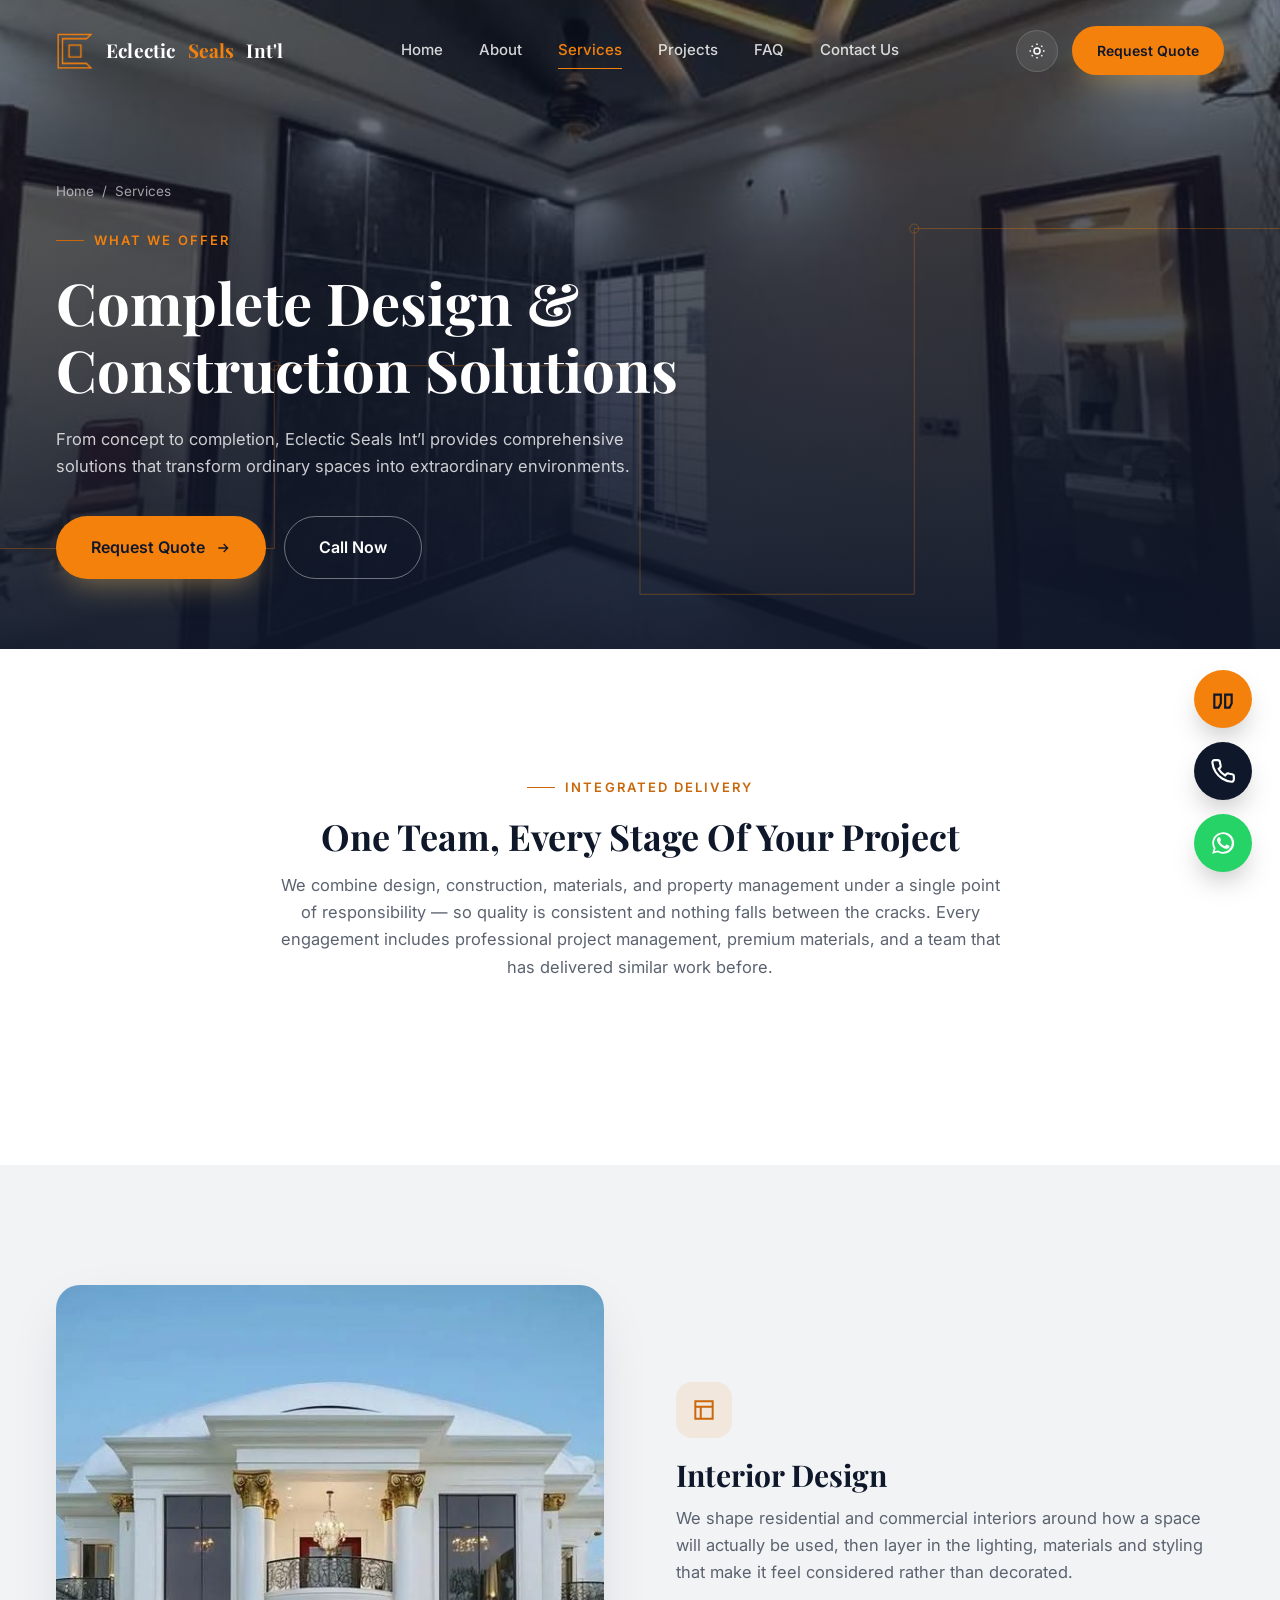
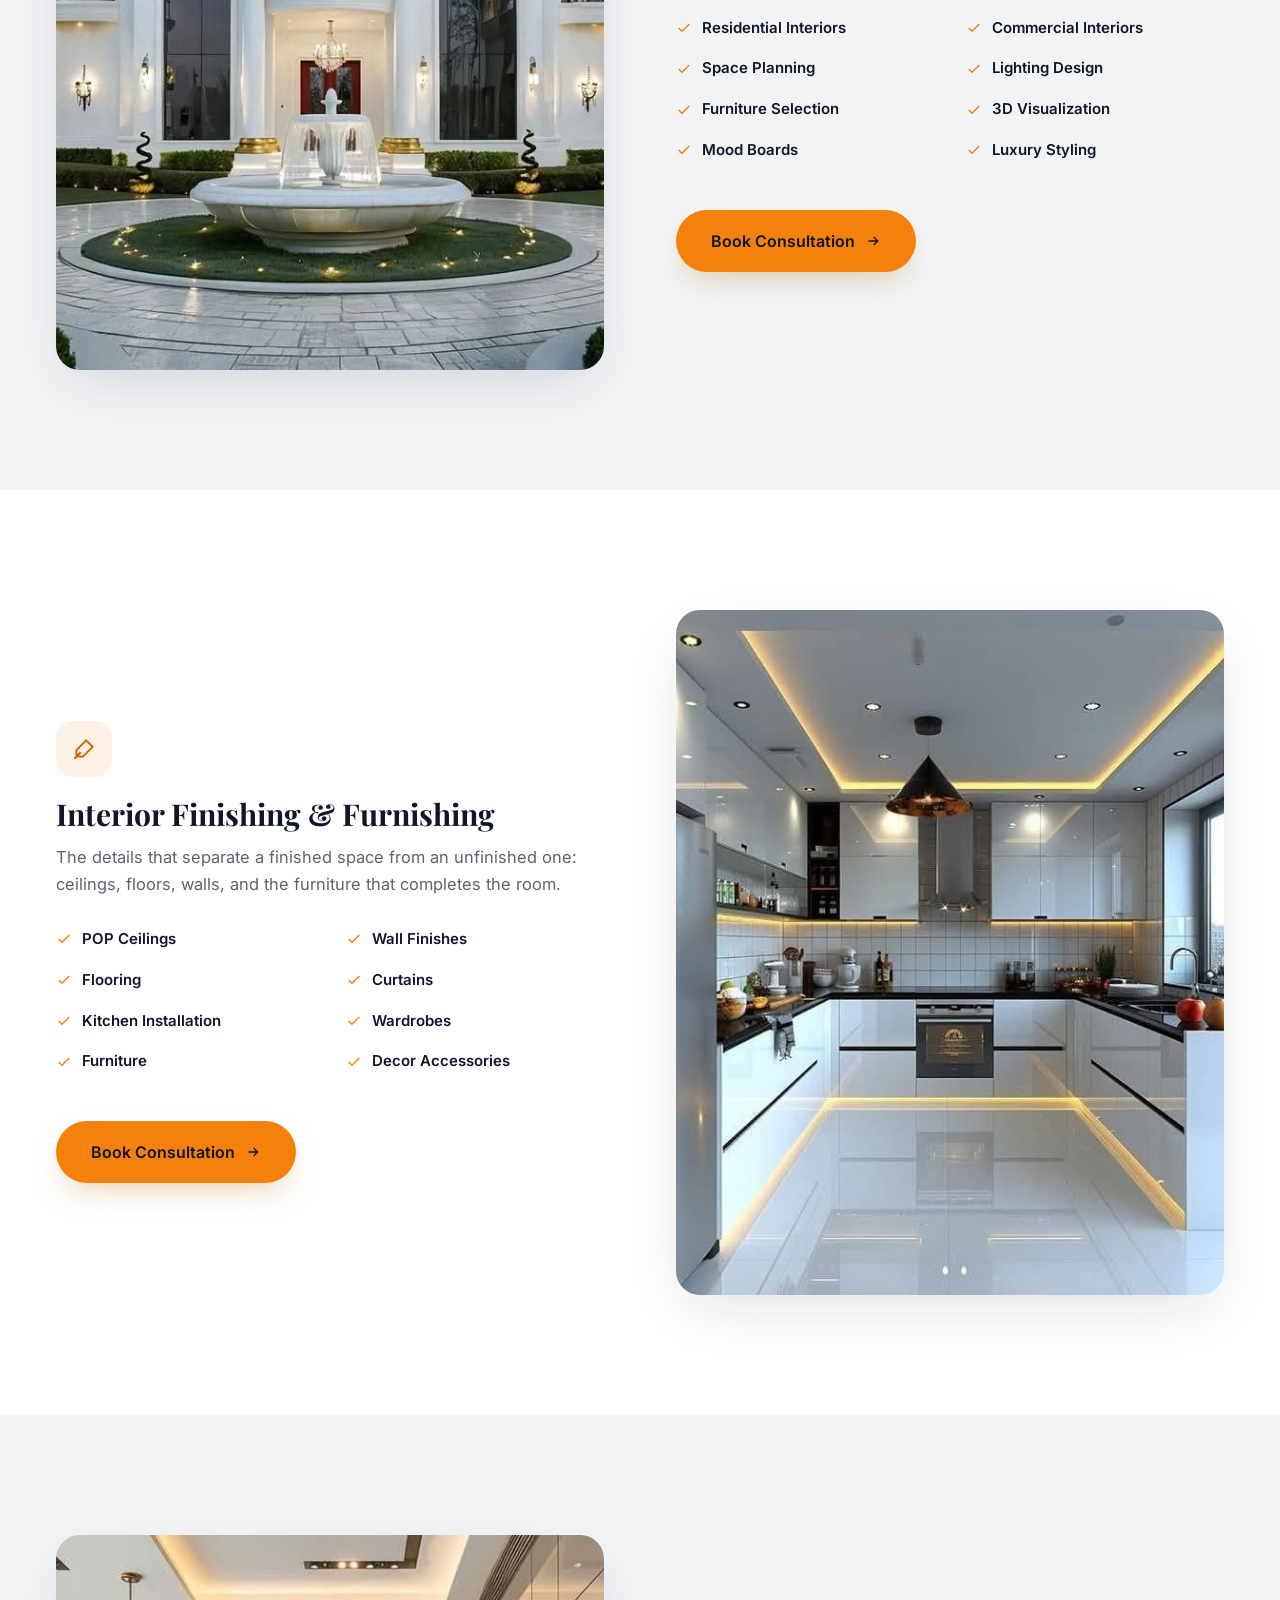
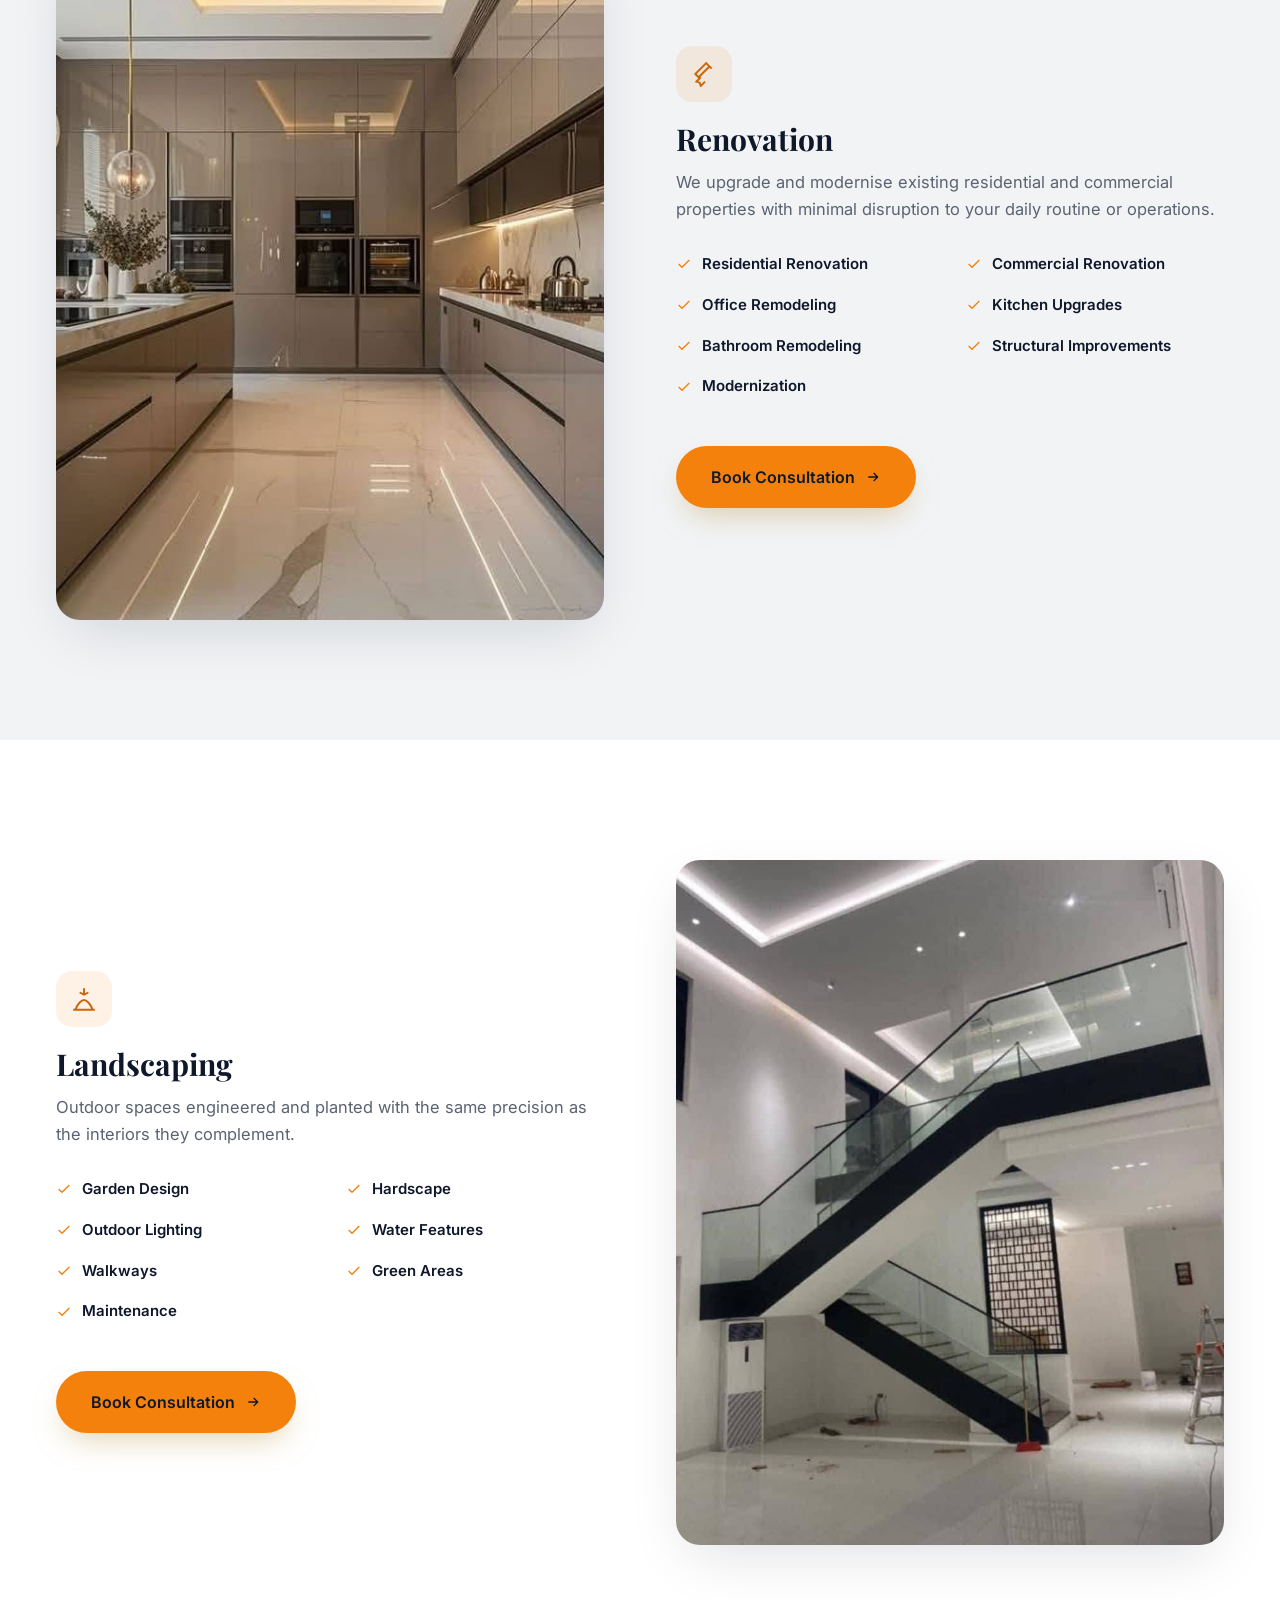
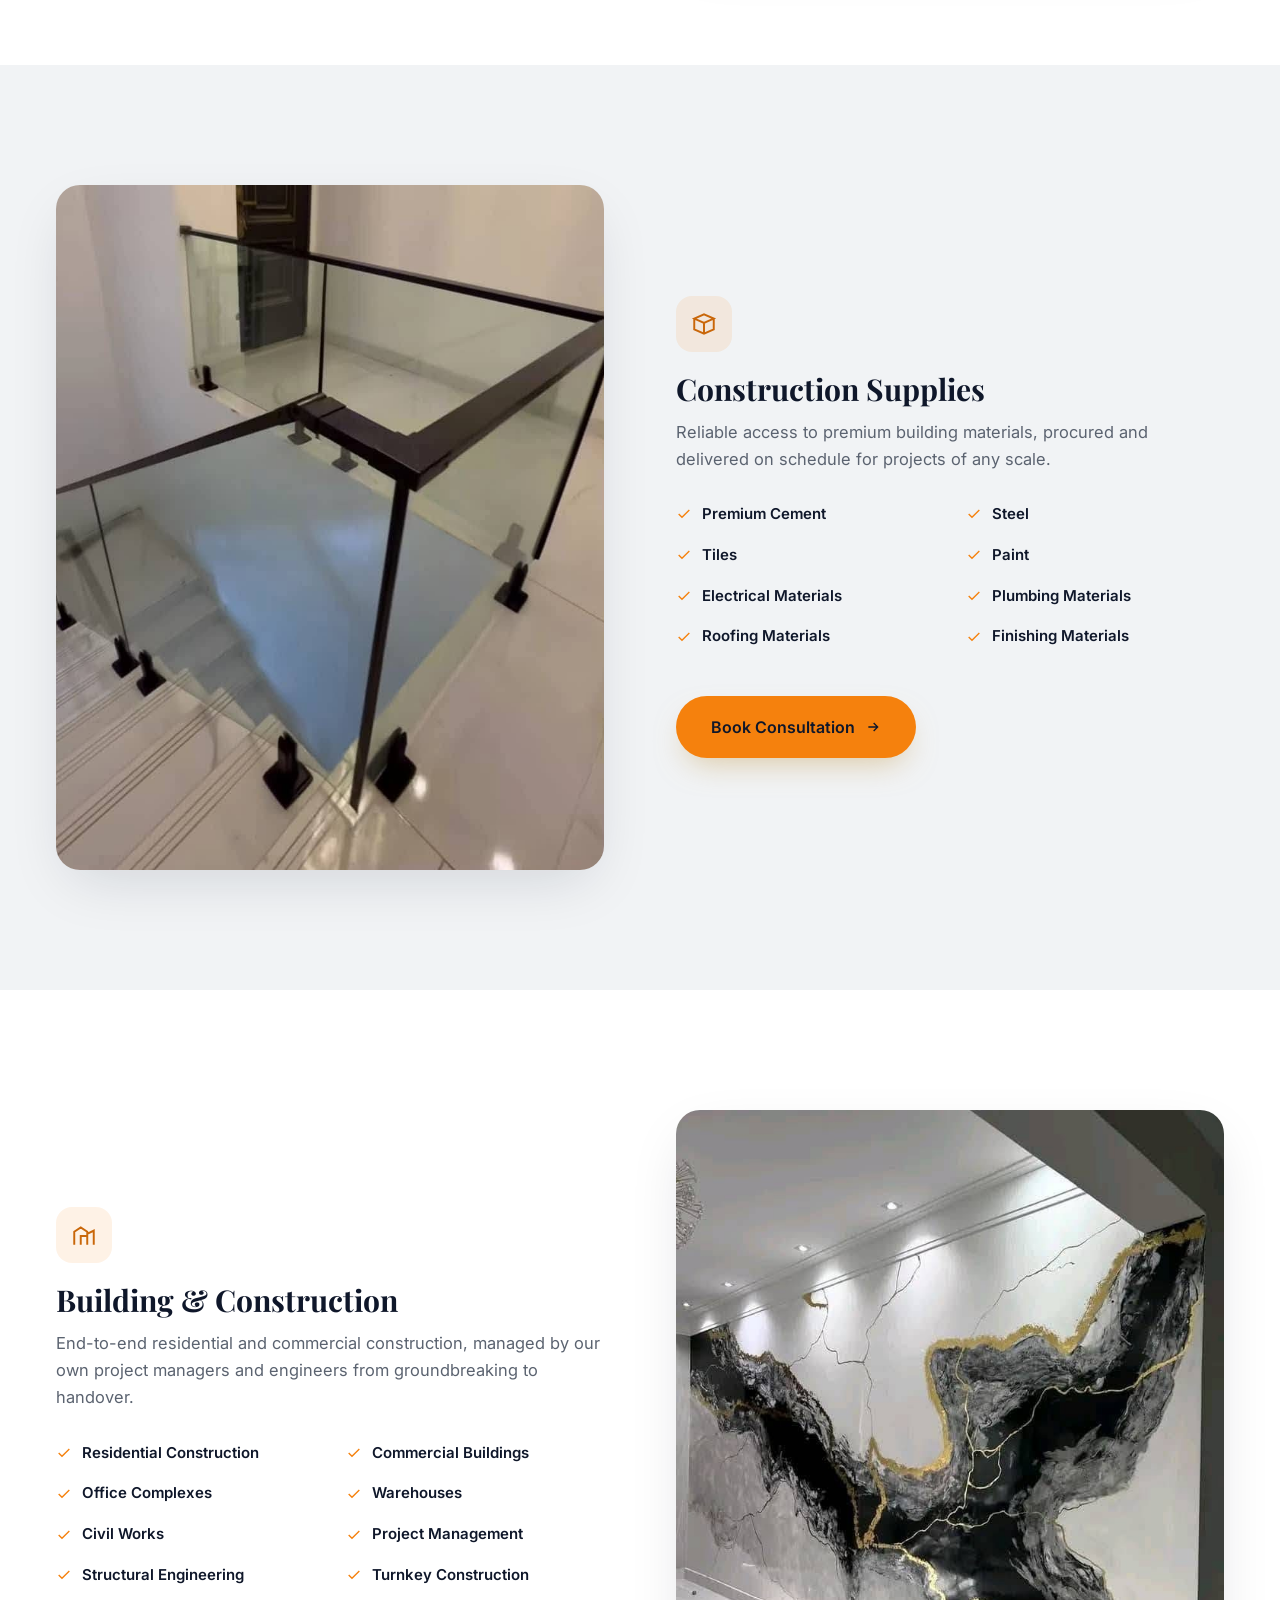
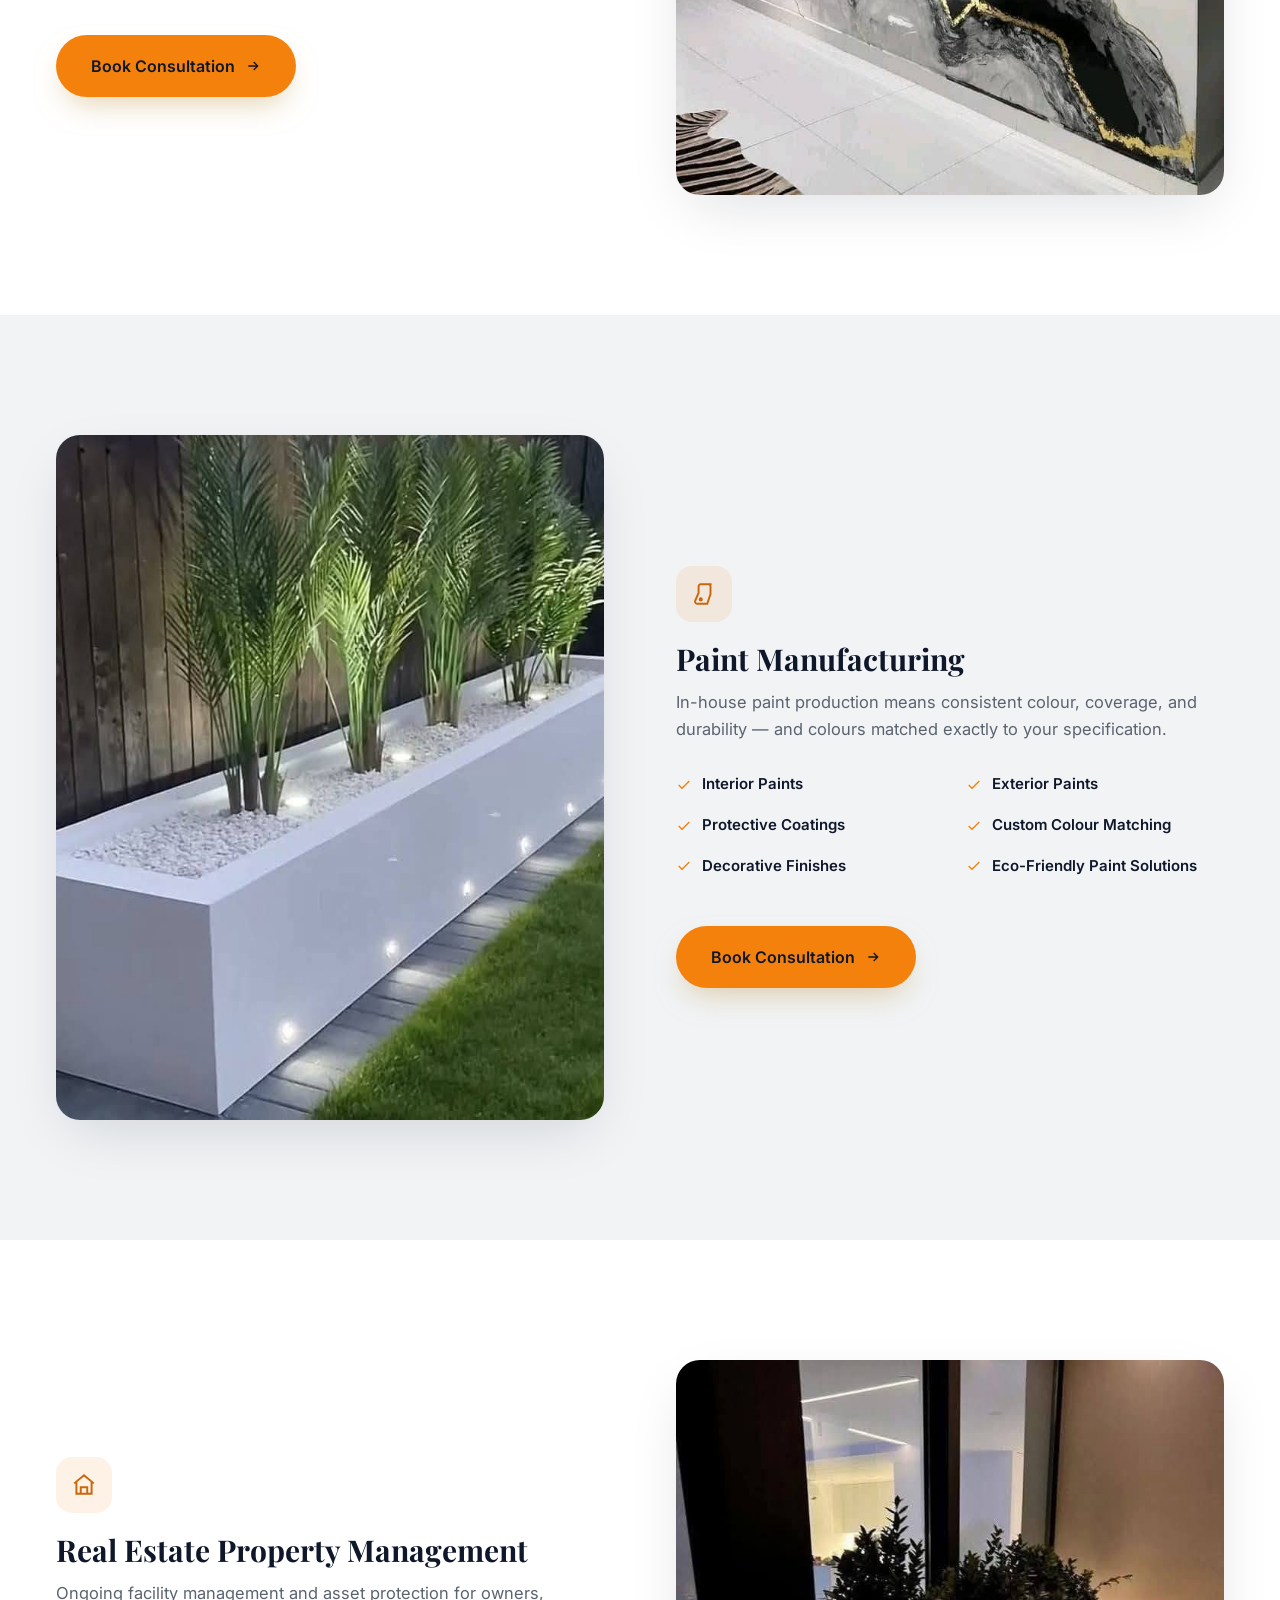
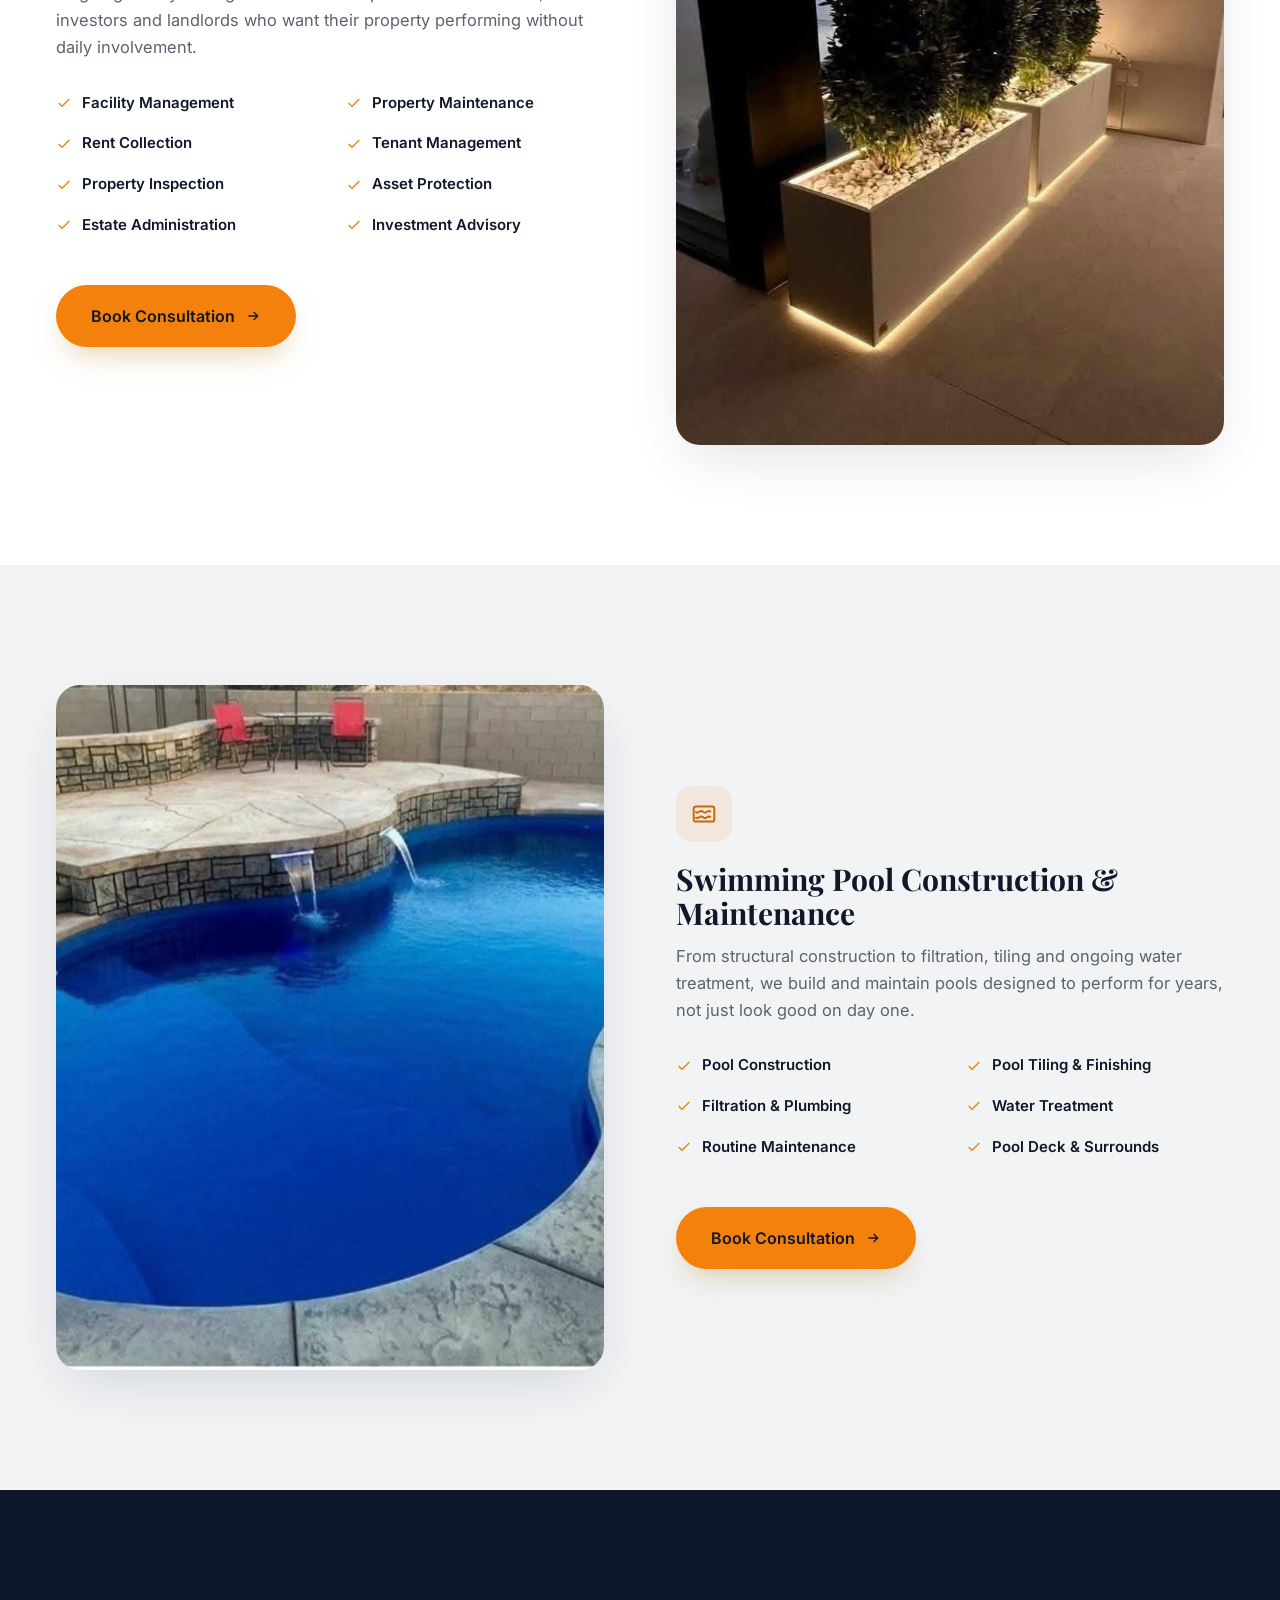
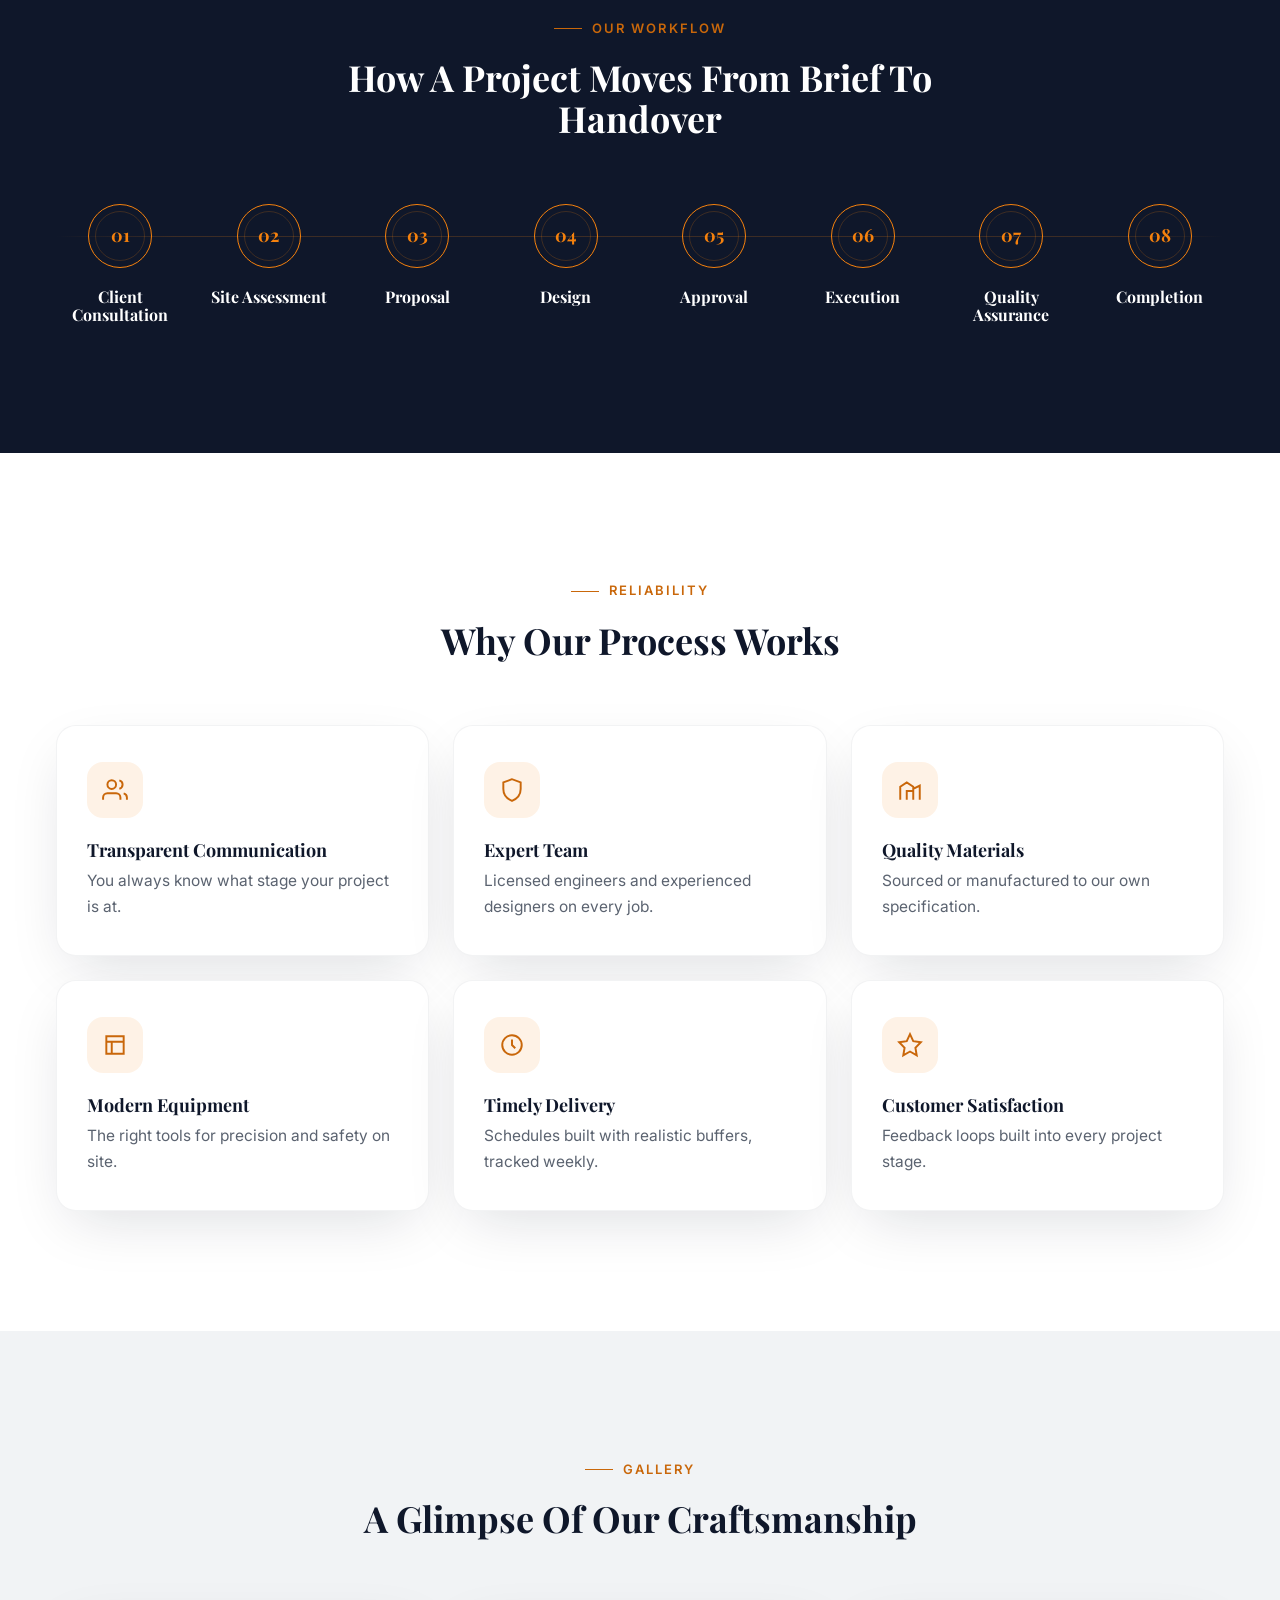
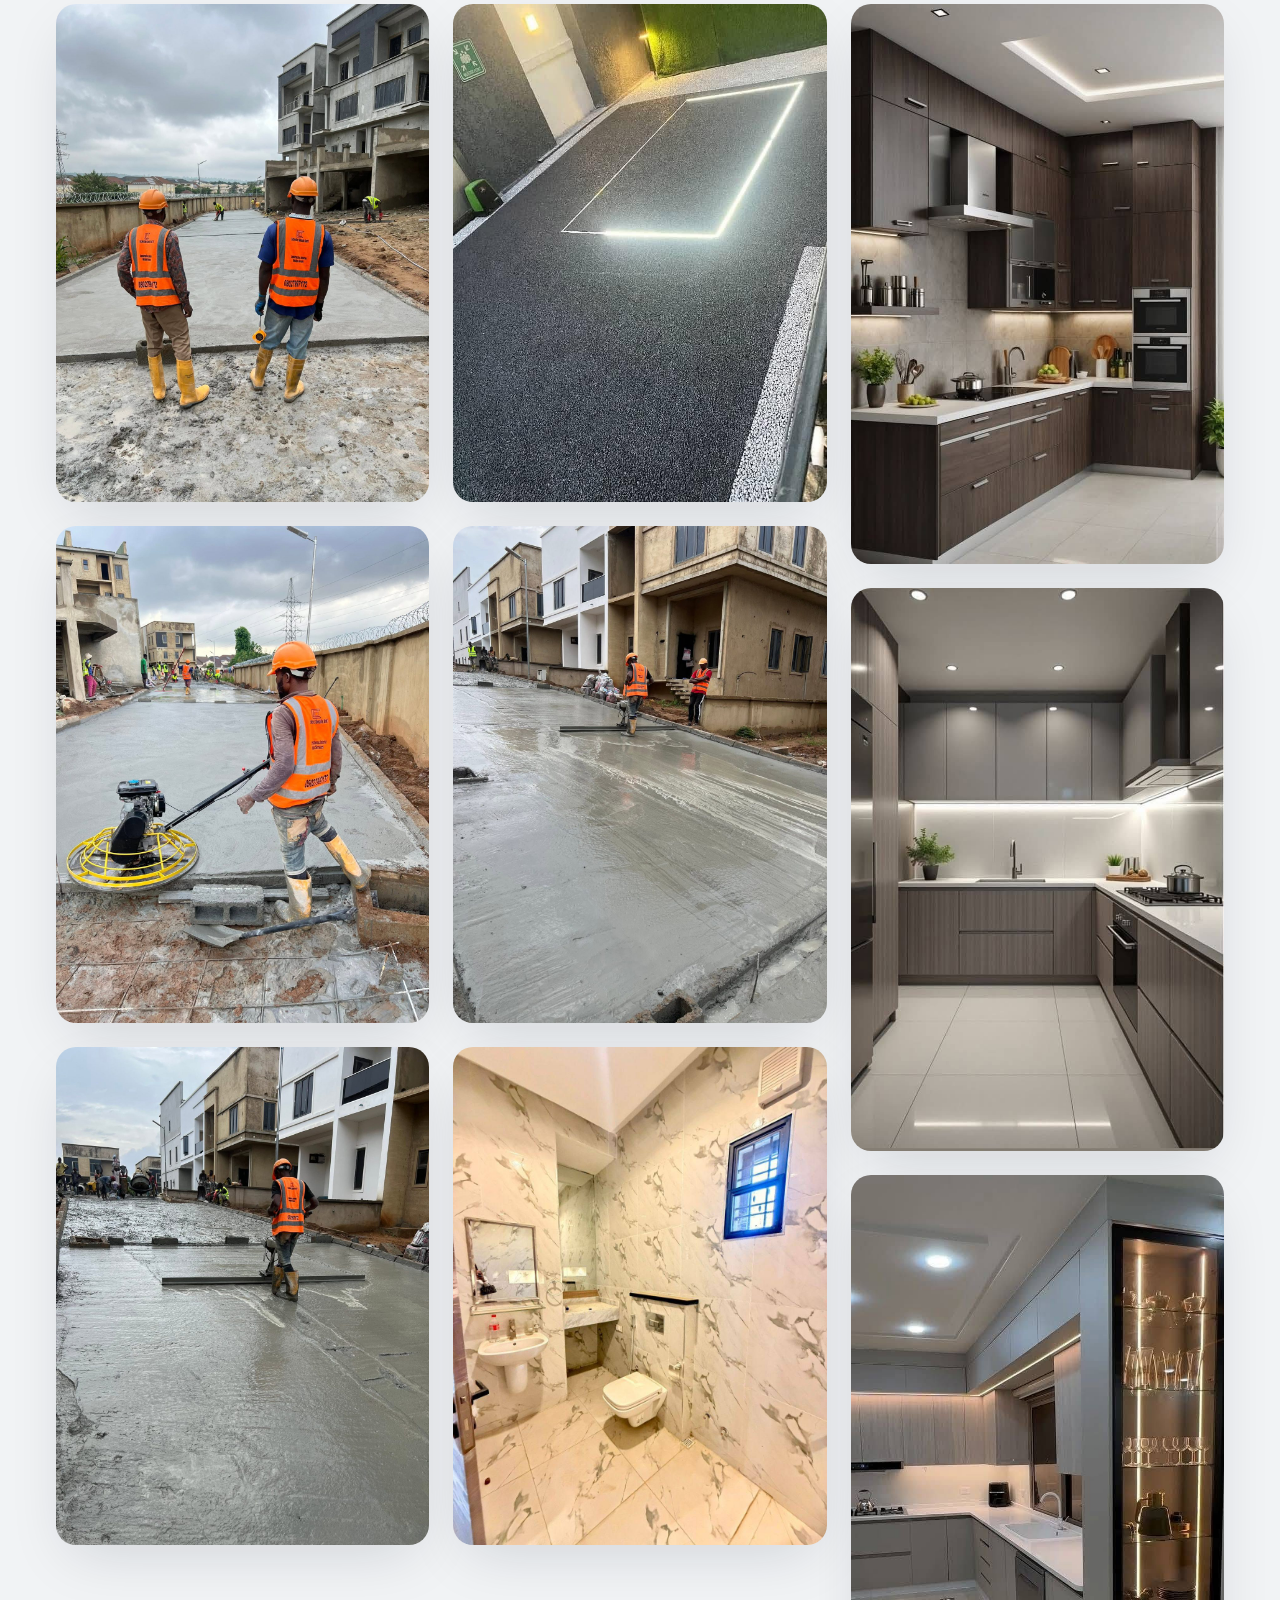
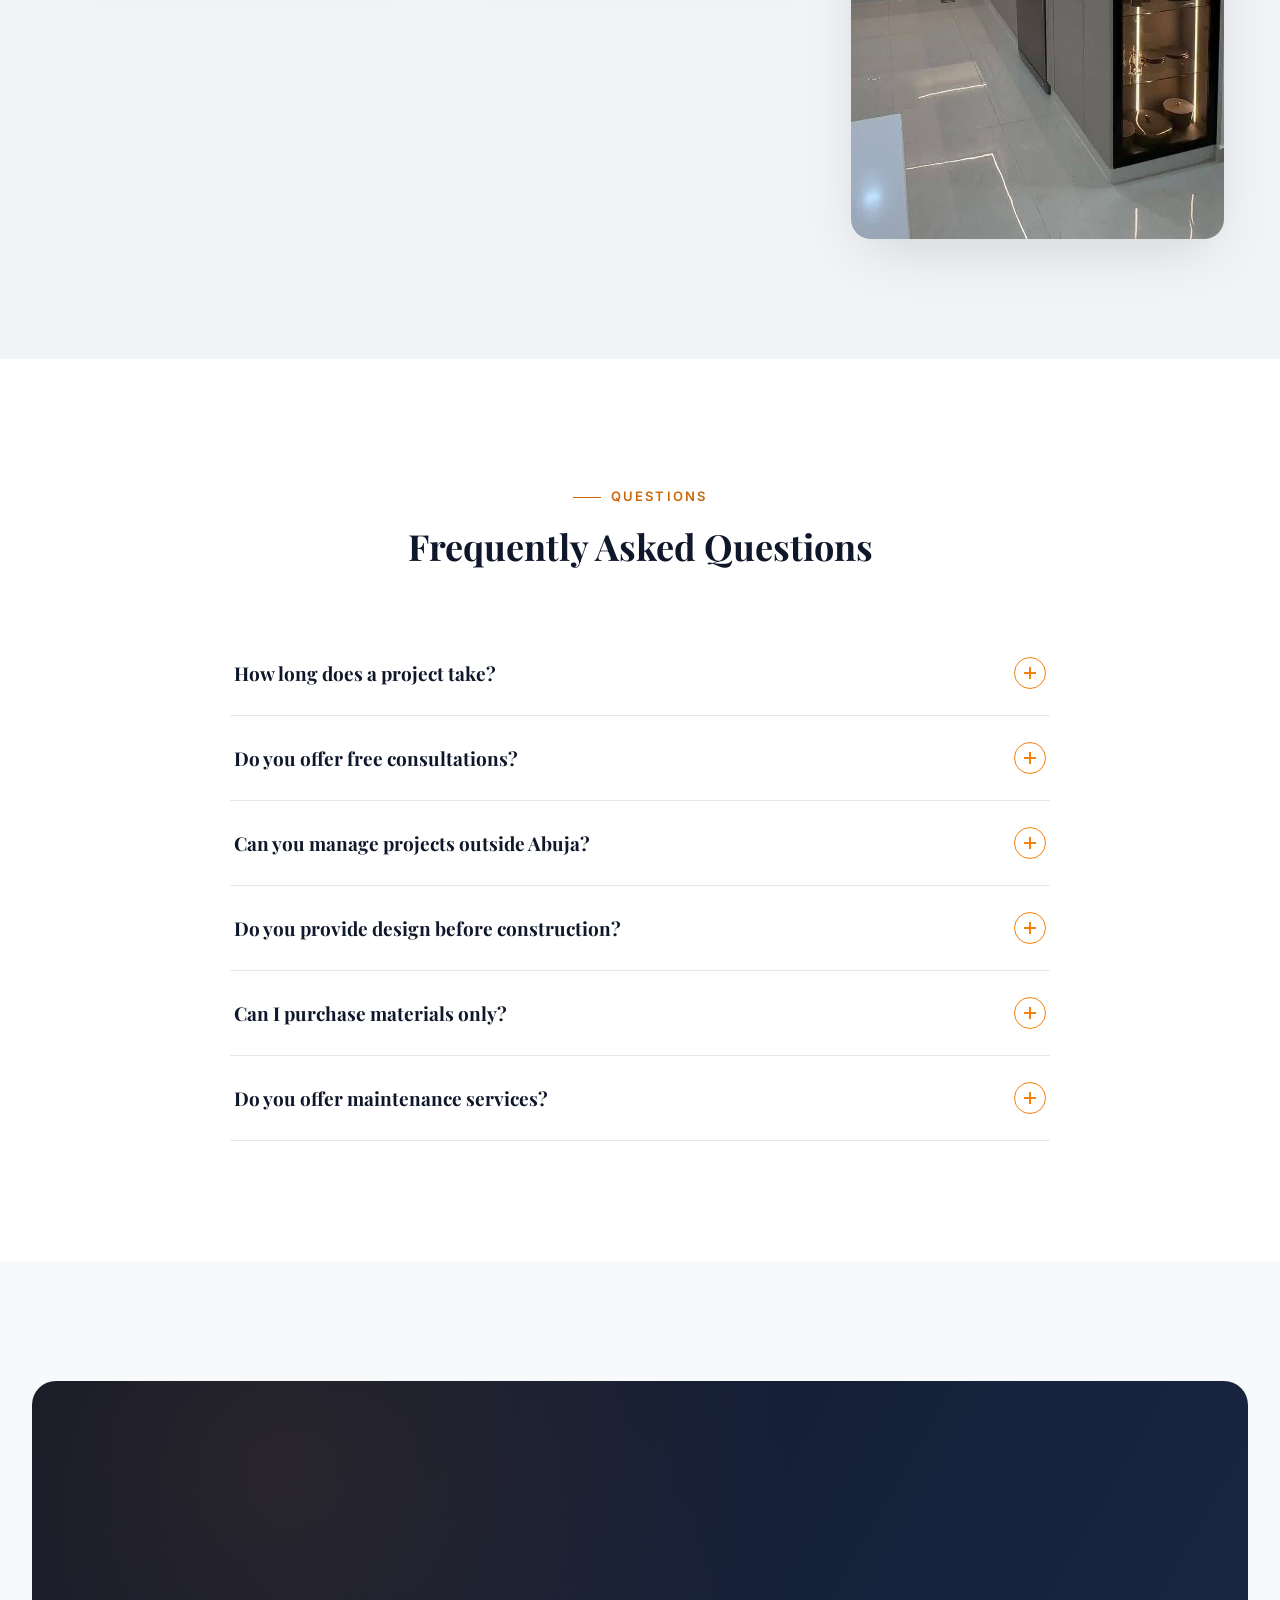
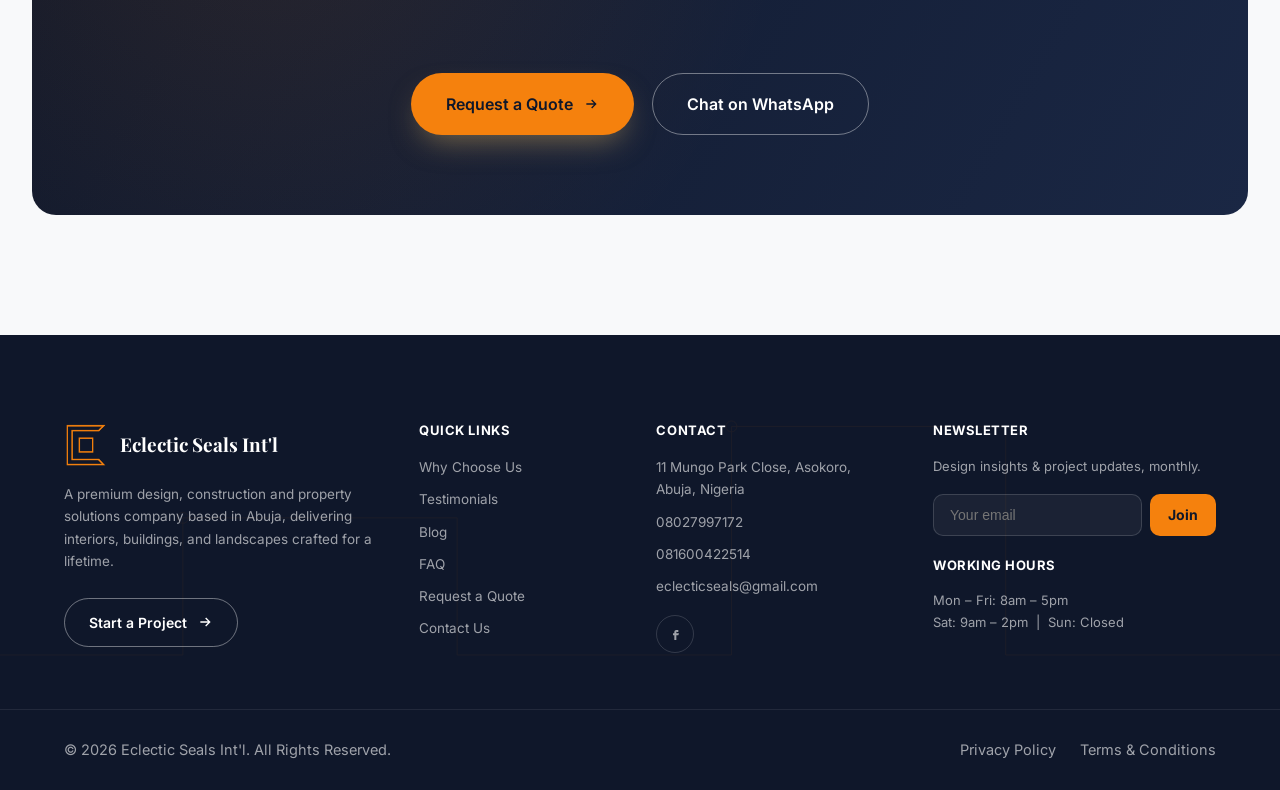
<file: services.html>
<!DOCTYPE html>
<html lang="en">
<head>
<meta charset="UTF-8">
<meta name="viewport" content="width=device-width, initial-scale=1.0">
<title>Services | Eclectic Seals Int'l — Design, Construction &amp; Property Solutions</title>
<meta name="description" content="Explore Eclectic Seals Int'l's full range of services: interior design, finishing, renovation, landscaping, construction supplies, building construction, paint manufacturing and property management.">
<meta name="keywords" content="interior design services Abuja, construction services Nigeria, property management Abuja, paint manufacturing Nigeria">
<link rel="canonical" href="https://www.eclecticseals.com/services">
<meta name="robots" content="index, follow">
<meta property="og:type" content="website">
<meta property="og:title" content="Services | Eclectic Seals Int'l — Design, Construction &amp; Property Solutions">
<meta property="og:description" content="Explore Eclectic Seals Int'l's full range of services: interior design, finishing, renovation, landscaping, construction supplies, building construction, paint manufacturing and property management.">
<meta property="og:url" content="https://www.eclecticseals.com/services">
<meta property="og:site_name" content="Eclectic Seals Int'l">
<meta name="twitter:card" content="summary_large_image">
<meta name="twitter:title" content="Services | Eclectic Seals Int'l — Design, Construction &amp; Property Solutions">
<meta name="twitter:description" content="Explore Eclectic Seals Int'l's full range of services: interior design, finishing, renovation, landscaping, construction supplies, building construction, paint manufacturing and property management.">
<link rel="icon" type="image/png" href="images/logo-icon.png">
<link rel="preconnect" href="https://fonts.googleapis.com">
<link rel="preconnect" href="https://fonts.gstatic.com" crossorigin>
<link href="https://fonts.googleapis.com/css2?family=Playfair+Display:wght@600;700;800&family=Inter:wght@400;500;600;700&display=swap" rel="stylesheet">
<style>
/* =========================================================
   ECLECTIC SEALS INT'L — GLOBAL STYLESHEET
   Design system: Deep Navy / Gold / Copper on warm neutrals
   Signature motif: the "seal" — a circular architectural
   mark used for process steps, stat badges and the logo.
   ========================================================= */

:root{
  --navy: #0F172A;
  --navy-soft: #1B2842;
  --gold: #F5810D;
  --copper: #C9670A;
  --white: #FFFFFF;
  --bg: #F8F9FA;
  --charcoal: #222222;
  --light-gray: #F1F3F5;
  --success: #22C55E;

  --gold-10: rgba(245,129,13,0.10);
  --gold-20: rgba(245,129,13,0.20);
  --navy-70: rgba(15,23,42,0.70);
  --navy-85: rgba(15,23,42,0.85);

  --font-display: "Playfair Display", Georgia, serif;
  --font-body: "Inter", -apple-system, BlinkMacSystemFont, sans-serif;

  --container: 1320px;
  --gap: 8px;
  --radius-lg: 24px;
  --radius-md: 20px;
  --radius-sm: 12px;

  --shadow-soft: 0 20px 60px -15px rgba(15,23,42,0.15);
  --shadow-lift: 0 30px 80px -20px rgba(15,23,42,0.28);

  --ease: cubic-bezier(0.22, 1, 0.36, 1);
  --dur: 0.6s;
}

*,*::before,*::after{ box-sizing: border-box; }
html{ scroll-behavior: smooth; }
@media (prefers-reduced-motion: reduce){
  html{ scroll-behavior: auto; }
  *,*::before,*::after{ animation-duration: 0.01ms !important; animation-iteration-count: 1 !important; transition-duration: 0.01ms !important; scroll-behavior: auto !important; }
}

body{
  margin:0;
  font-family: var(--font-body);
  color: var(--charcoal);
  background: var(--white);
  font-size: 16.5px;
  line-height: 1.65;
  -webkit-font-smoothing: antialiased;
  overflow-x: hidden;
}

h1,h2,h3,h4,.font-display{ font-family: var(--font-display); color: var(--navy); margin: 0 0 0.4em; line-height: 1.15; font-weight: 700; }
p{ margin: 0 0 1em; }
a{ color: inherit; text-decoration: none; }
img{ max-width: 100%; display: block; }
ul{ margin:0; padding:0; list-style:none; }
button{ font-family: inherit; cursor: pointer; }

::selection{ background: var(--gold-20); color: var(--navy); }

:focus-visible{ outline: 3px solid var(--gold); outline-offset: 3px; }

.container{ max-width: var(--container); margin: 0 auto; padding: 0 56px; }
@media (max-width: 720px){ .container{ padding: 0 24px; } }
.grid-12{ display: grid; grid-template-columns: repeat(12,1fr); gap: 32px; }

.section{ padding: 120px 0; position: relative; }
.section--tight{ padding: 80px 0; }
.section--dark{ background: var(--navy); color: rgba(255,255,255,0.85); }
.section--dark h1,.section--dark h2,.section--dark h3{ color: var(--white); }
.section--light{ background: var(--light-gray); }
.section--bg{ background: var(--bg); }

.eyebrow{
  display:inline-flex; align-items:center; gap:10px;
  font-family: var(--font-body); font-size: 13px; letter-spacing: 0.16em; text-transform: uppercase;
  color: var(--copper); font-weight: 600; margin-bottom: 18px;
}
.eyebrow::before{ content:""; width: 28px; height: 1px; background: var(--copper); display:inline-block; }

.section-head{ max-width: 720px; margin-bottom: 64px; }
.section-head.center{ margin-left:auto; margin-right:auto; text-align:center; }
.section-head h2{ font-size: clamp(26px, 3.2vw, 36px); }
.section-head p{ font-size: 16.5px; color: #5b6370; }
.section--dark .section-head p{ color: rgba(255,255,255,0.65); }

/* ---------- Buttons ---------- */
.btn{
  position: relative; overflow: hidden;
  display:inline-flex; align-items:center; justify-content:center; gap:10px;
  padding: 17px 34px; border-radius: 100px; font-size:16px; font-weight:600;
  border: 1px solid transparent; transition: transform 0.35s var(--ease), box-shadow 0.35s var(--ease), background 0.35s var(--ease), color .35s var(--ease);
  white-space: nowrap;
}
.btn-primary{ background: var(--gold); color: var(--navy); box-shadow: 0 14px 30px -10px rgba(200,164,93,0.55); }
.btn-primary:hover{ transform: translateY(-3px); box-shadow: 0 20px 40px -10px rgba(200,164,93,0.65); }
.btn-outline{ background: transparent; color: var(--white); border-color: rgba(255,255,255,0.4); }
.btn-outline:hover{ background: rgba(255,255,255,0.12); transform: translateY(-3px); border-color: var(--white); }
.btn-outline-dark{ background: transparent; color: var(--navy); border-color: rgba(15,23,42,0.25); }
.btn-outline-dark:hover{ background: var(--navy); color: var(--white); transform: translateY(-3px); }
.btn-sm{ padding: 12px 24px; font-size: 14px; }
.btn svg{ width:16px; height:16px; transition: transform 0.3s var(--ease); }
.btn:hover svg{ transform: translateX(4px); }
.btn .ripple{ position:absolute; border-radius:50%; background: rgba(255,255,255,0.5); transform: scale(0); animation: ripple 0.6s linear; pointer-events:none; }
@keyframes ripple{ to{ transform: scale(3); opacity:0; } }
.btn-group{ display:flex; gap:18px; flex-wrap:wrap; }

/* ---------- Page loader ---------- */
#page-loader{ position:fixed; inset:0; background: var(--navy); z-index: 9999; display:flex; align-items:center; justify-content:center; transition: opacity 0.6s var(--ease), visibility 0.6s; }
#page-loader.loaded{ opacity:0; visibility:hidden; }
.loader-seal{ width:64px; height:64px; border-radius:50%; border: 2px solid var(--gold-20); border-top-color: var(--gold); animation: spin 1s linear infinite; }
@keyframes spin{ to{ transform: rotate(360deg); } }

/* ---------- Scroll progress ---------- */
#scroll-progress{ position:fixed; top:0; left:0; height:3px; background: linear-gradient(90deg, var(--gold), var(--copper)); z-index: 1001; width:0%; }

/* ---------- Nav ---------- */
.site-nav{
  position: fixed; top:0; left:0; right:0; z-index: 1000;
  padding: 26px 0; transition: padding 0.4s var(--ease), background 0.4s var(--ease), box-shadow 0.4s var(--ease);
}
.site-nav.scrolled{
  padding: 14px 0; background: rgba(15,23,42,0.72); backdrop-filter: blur(16px) saturate(140%); -webkit-backdrop-filter: blur(16px) saturate(140%);
  box-shadow: 0 10px 40px -20px rgba(0,0,0,0.4);
}
.nav-inner{ display:flex; align-items:center; justify-content:space-between; gap:24px; }
.brand{ display:flex; align-items:center; gap:12px; font-family: var(--font-display); font-weight:700; font-size:19px; color: var(--white); letter-spacing: 0.01em; }
.brand .seal-mark{ width:38px; height:38px; flex-shrink:0; object-fit:contain; }
.brand span{ color: var(--gold); }
.nav-links{ display:flex; align-items:center; gap:36px; }
.nav-links a{ color: rgba(255,255,255,0.82); font-size: 15px; font-weight:500; position:relative; padding: 6px 0; }
.nav-links a::after{ content:""; position:absolute; left:0; bottom:0; width:0; height:1px; background: var(--gold); transition: width 0.35s var(--ease); }
.nav-links a:hover::after, .nav-links a.active::after{ width:100%; }
.nav-links a.active{ color: var(--gold); }
.nav-cta{ display:flex; align-items:center; gap:14px; }
.nav-toggle{ display:none; }
.mega-panel{
  position:absolute; top: 100%; left:0; right:0; margin-top: 18px;
  background: rgba(15,23,42,0.96); backdrop-filter: blur(20px);
  border-radius: var(--radius-md); padding: 32px; box-shadow: var(--shadow-lift);
  opacity:0; visibility:hidden; transform: translateY(-10px);
  transition: opacity 0.35s var(--ease), transform 0.35s var(--ease), visibility 0.35s;
  display:grid; grid-template-columns: repeat(4,1fr); gap: 8px 24px;
}
.nav-item{ position: relative; }
.nav-item:hover .mega-panel, .mega-panel:hover{ opacity:1; visibility:visible; transform: translateY(0); }
.mega-panel a{ display:block; padding: 10px 12px; border-radius: 10px; font-size:14px; color: rgba(255,255,255,0.75); }
.mega-panel a:hover{ background: rgba(255,255,255,0.06); color: var(--gold); }
.mega-panel a::after{ display:none; }

.mobile-toggle{ display:none; width:44px; height:44px; border-radius:50%; background: rgba(255,255,255,0.08); border:1px solid rgba(255,255,255,0.15); align-items:center; justify-content:center; }
.mobile-toggle span, .mobile-toggle span::before, .mobile-toggle span::after{ content:""; display:block; width:18px; height:2px; background: var(--white); position:relative; transition: all 0.3s var(--ease); }
.mobile-toggle span::before{ position:absolute; top:-6px; }
.mobile-toggle span::after{ position:absolute; top:6px; }
.mobile-toggle.open span{ background: transparent; }
.mobile-toggle.open span::before{ top:0; transform: rotate(45deg); background: var(--gold); }
.mobile-toggle.open span::after{ top:0; transform: rotate(-45deg); background: var(--gold); }

.mobile-menu{
  position: fixed; inset:0; background: var(--navy); z-index: 999;
  display:flex; flex-direction: column; justify-content:center; padding: 100px 40px 40px;
  transform: translateY(-100%); transition: transform 0.5s var(--ease), visibility 0.5s;
  overflow-y: auto; visibility: hidden; pointer-events: none;
}
.mobile-menu.open{ transform: translateY(0); visibility: visible; pointer-events: auto; }
.mobile-menu a{ font-family: var(--font-display); font-size: clamp(20px, 4vw, 32px); color: var(--white); padding: 10px 0; border-bottom: 1px solid rgba(255,255,255,0.08); flex-shrink:0; }
.mobile-menu a:hover{ color: var(--gold); }

/* ---------- Hero ---------- */
.hero{ position:relative; min-height: 100vh; display:flex; align-items:center; color: var(--white); overflow:hidden; background: var(--navy); padding: 60px 0 70px; }
.hero-bg{ position:absolute; inset:0; background-size: cover; background-position:center; }
.hero-bg::after{ content:""; position:absolute; inset:0; background: linear-gradient(180deg, rgba(15,23,42,0.55) 0%, rgba(15,23,42,0.78) 60%, rgba(15,23,42,0.95) 100%); }
.hero-lines{ position:absolute; inset:0; opacity:0.35; pointer-events:none; }
.hero-content{ position:relative; z-index:2; padding-top: 150px; width:100%; margin-left:0; margin-right:0; }
.hero h1{ color: var(--white); font-size: clamp(34px, 4.6vw, 58px); max-width: 720px; font-weight:700; }
.hero h1 em{ font-style: normal; color: var(--gold); }
.hero p.lead{ max-width: 620px; font-size: 16.5px; color: rgba(255,255,255,0.78); margin-bottom: 36px; }
.hero-badges{ display:flex; flex-wrap:wrap; align-items:center; gap:14px; margin-top: 48px; }
.hero-badge{ display:flex; align-items:center; gap:10px; padding: 12px 20px; border-radius: 100px; background: rgba(255,255,255,0.07); border: 1px solid rgba(255,255,255,0.14); backdrop-filter: blur(10px); font-size: 14px; color: rgba(255,255,255,0.85); }
.hero-badges-label{
  position:relative; font-weight:800; color: var(--white); font-size:15px; letter-spacing:0.04em; text-transform:uppercase; margin-right:10px;
  padding-bottom:12px;
}
.hero-badges-label::after{
  content:"";
  position:absolute; left:0; bottom:0; width:100%; height:8px;
  background-image: url("data:image/svg+xml,%3Csvg xmlns='http://www.w3.org/2000/svg' viewBox='0 0 120 10' preserveAspectRatio='none'%3E%3Cpath d='M0 6 Q 10 0, 20 6 T 40 6 T 60 6 T 80 6 T 100 6 T 120 6' stroke='%23F5810D' stroke-width='2.4' fill='none' stroke-linecap='round'/%3E%3C/svg%3E");
  background-repeat: no-repeat;
  background-size: 100% 100%;
}
.hero-list{ list-style:none; display:grid; grid-template-columns: 1fr 1fr; gap:9px 28px; max-width:560px; margin: 0 0 32px; padding:0; }
.hero-list li{ position:relative; padding-left:20px; color:rgba(255,255,255,0.82); font-size:15px; }
.hero-list li::before{ content:""; position:absolute; left:0; top:8px; width:7px; height:7px; border-radius:50%; background: var(--gold); }
@media (max-width: 560px){ .hero-list{ grid-template-columns: 1fr; } }
.hero-badge svg{ width:16px; height:16px; color: var(--gold); flex-shrink:0; }

.hero--page{ min-height: 68vh; }
.hero--page .hero-content{ padding-top: 120px; }

/* ---------- Reveal animations ---------- */
.reveal{ opacity:0; transform: translateY(36px); transition: opacity 0.9s var(--ease), transform 0.9s var(--ease); }
.reveal.in{ opacity:1; transform: translateY(0); }
.reveal-left{ opacity:0; transform: translateX(-44px); transition: opacity 0.9s var(--ease), transform 0.9s var(--ease); }
.reveal-left.in{ opacity:1; transform: translateX(0); }
.reveal-right{ opacity:0; transform: translateX(44px); transition: opacity 0.9s var(--ease), transform 0.9s var(--ease); }
.reveal-right.in{ opacity:1; transform: translateX(0); }
.reveal-scale{ opacity:0; transform: scale(0.92); transition: opacity 0.9s var(--ease), transform 0.9s var(--ease); }
.reveal-scale.in{ opacity:1; transform: scale(1); }
.stagger.in > *{ transition-delay: calc(var(--i, 0) * 0.09s); }

/* ---------- Intro split ---------- */
.split{ display:grid; grid-template-columns: 1fr 1fr; gap: 72px; align-items:center; }
.split-media{ position:relative; border-radius: var(--radius-lg); overflow:hidden; aspect-ratio: 4/5; box-shadow: var(--shadow-soft); }
.split-media img{ width:100%; height:100%; object-fit:cover; transition: transform 1.2s var(--ease); }
.split-media:hover img{ transform: scale(1.06); }

/* ---------- Bento / cards ---------- */
.bento{ display:grid; grid-template-columns: repeat(3, 1fr); gap: 24px; }
.card{ background: var(--white); border-radius: var(--radius-md); padding: 36px 30px; box-shadow: var(--shadow-soft); transition: transform 0.45s var(--ease), box-shadow 0.45s var(--ease); border: 1px solid rgba(15,23,42,0.05); display:flex; flex-direction:column; }
.card:hover{ transform: translateY(-10px); box-shadow: var(--shadow-lift); }
.icon{ width:56px; height:56px; border-radius:16px; background: var(--gold-10); display:flex; align-items:center; justify-content:center; color: var(--copper); }
.icon svg{ width:26px; height:26px; }
.card .icon{ width:56px; height:56px; border-radius: 16px; background: var(--gold-10); display:flex; align-items:center; justify-content:center; margin-bottom: 22px; color: var(--copper); }
.card .icon svg{ width:26px; height:26px; }
.card h3{ font-size:18.5px; }
.card p{ color:#5b6370; font-size:15.5px; margin-bottom: 14px; }
.card ul{ margin-bottom: 18px; flex-grow:1; }
.card ul li{ font-size:14.5px; color:#5b6370; padding: 4px 0 4px 20px; position:relative; }
.card ul li::before{ content:""; position:absolute; left:0; top:13px; width:8px; height:1px; background: var(--copper); }
.card .learn{
  font-size:13.5px; font-weight:700; color: var(--navy); display:inline-flex; align-items:center; justify-content:center; gap:8px;
  padding: 12px 20px; border-radius: 100px; background: var(--gold-10); border: 1px solid transparent;
  transition: all 0.35s var(--ease); align-self:flex-start; margin-top:auto;
}
.card:hover .learn{ background: var(--gold); color: var(--navy); }
.card .learn svg{ width:14px; height:14px; transition: transform 0.3s var(--ease); }
.card:hover .learn svg{ transform: translateX(4px); }

.feature-dark{ background: rgba(255,255,255,0.04); border:1px solid rgba(255,255,255,0.09); border-radius: var(--radius-md); padding: 34px; transition: border-color 0.4s var(--ease), transform 0.4s var(--ease); }
.feature-dark:hover{ border-color: var(--gold); transform: translateY(-6px); }
.feature-dark .icon{ width:50px; height:50px; border-radius:14px; background: var(--gold-10); display:flex; align-items:center; justify-content:center; color: var(--gold); margin-bottom: 20px; }
.service-block > .icon{ width:56px; height:56px; border-radius:16px; background: var(--gold-10); display:flex; align-items:center; justify-content:center; color: var(--copper); }
.service-block > .icon svg{ width:26px; height:26px; }
.feature-dark h3{ color: var(--white); font-size: 19px; }
.feature-dark p{ color: rgba(255,255,255,0.6); font-size: 15px; margin:0; }

.grid-2{ display:grid; grid-template-columns: repeat(2,1fr); gap:24px; }
.grid-3{ display:grid; grid-template-columns: repeat(3,1fr); gap:24px; }
.grid-4{ display:grid; grid-template-columns: repeat(4,1fr); gap:24px; }
.grid-6{ display:grid; grid-template-columns: repeat(6,1fr); gap:20px; }

/* ---------- Seal / process markers (signature element) ---------- */
.seal{
  width:64px; height:64px; border-radius:50%;
  border: 1.5px solid var(--gold); position:relative;
  display:flex; align-items:center; justify-content:center;
  flex-shrink:0; background: var(--white);
}
.seal::before{ content:""; position:absolute; inset:6px; border:1px solid var(--gold-20); border-radius:50%; }
.seal span{ font-family: var(--font-display); font-weight:700; color: var(--navy); font-size:18px; }
.section--dark .seal{ background: transparent; }
.section--dark .seal span{ color: var(--gold); }

.process-track{ position:relative; display:grid; grid-auto-flow:column; grid-auto-columns: 1fr; gap: 20px; }
.process-track::before{ content:""; position:absolute; top:32px; left:0; right:0; height:1px; background: linear-gradient(90deg, transparent, var(--gold-20) 10%, var(--gold-20) 90%, transparent); }
.process-step{ text-align:center; position:relative; }
.process-step .seal{ margin: 0 auto 20px; }
.process-step h4{ color: var(--white); font-size:16px; margin-bottom:8px; }
.process-step p{ color: rgba(255,255,255,0.55); font-size:13.5px; }

/* ---------- Project cards ---------- */
.project-card{ position:relative; border-radius: var(--radius-md); overflow:hidden; aspect-ratio: 4/3.1; box-shadow: var(--shadow-soft); }
.project-card img{ width:100%; height:100%; object-fit:cover; transition: transform 1s var(--ease); }
.project-card:hover img{ transform: scale(1.08); }
.project-card::after{ content:""; position:absolute; inset:0; background: linear-gradient(0deg, rgba(6,10,20,0.97) 0%, rgba(6,10,20,0.75) 32%, rgba(6,10,20,0.25) 62%, transparent 82%); }
.project-info{ position:absolute; left:0; right:0; bottom:0; padding: 26px; z-index:2; color: var(--white); transform: translateY(14px); transition: transform 0.5s var(--ease); }
.project-card:hover .project-info{ transform: translateY(0); }
.project-tag{ font-size:12px; letter-spacing:0.1em; text-transform:uppercase; color: var(--gold); margin-bottom:8px; display:block; }
.project-info h3{ color: var(--white); font-size:19px; margin-bottom:6px; }
.project-info .loc{ font-size:13.5px; color: rgba(255,255,255,0.7); margin-bottom:14px; }
.project-info a{ font-size:13.5px; font-weight:600; display:inline-flex; align-items:center; gap:6px; color: var(--white); border-bottom: 1px solid var(--gold); padding-bottom:2px; white-space:nowrap; }

.masonry{ column-count: 3; column-gap: 24px; }
.masonry .project-card{ break-inside: avoid; margin-bottom: 24px; }
.masonry .project-card:nth-child(3n+1){ aspect-ratio: 4/5; }
.masonry .project-card:nth-child(3n+2){ aspect-ratio: 4/3; }

.gallery-img{ border-radius: var(--radius-md); overflow:hidden; box-shadow: var(--shadow-soft); break-inside: avoid; margin-bottom: 24px; }
.gallery-img img{ width:100%; height:auto; display:block; transition: transform 0.7s var(--ease); }
.gallery-img:hover img{ transform: scale(1.05); }

/* ---------- Blog feed ---------- */
.blog-feed{ max-width: 800px; margin: 0 auto; display:flex; flex-direction:column; gap: 8px; }
.blog-post{ background: var(--white); border-radius: var(--radius-lg); padding: 36px 40px; box-shadow: var(--shadow-soft); margin-bottom: 28px; }
.blog-post-header{ display:flex; align-items:center; gap:16px; margin-bottom:14px; flex-wrap:wrap; }
.blog-post-date{ font-size:13px; color:#8a9099; }
.blog-post h2{ font-size:23px; margin-bottom:14px; }
.blog-post-body-text{ color:#5b6370; font-size:15.5px; line-height:1.7; margin-bottom: 20px; }
.blog-media-grid{ display:grid; grid-template-columns: repeat(3, 1fr); gap:10px; }
.blog-media-grid--1{ grid-template-columns: 1fr; }
.blog-media-grid--2{ grid-template-columns: 1fr 1fr; }
.blog-media-thumb{ border-radius:12px; overflow:hidden; aspect-ratio: 4/3; cursor:pointer; position:relative; }
.blog-media-thumb img{ width:100%; height:100%; object-fit:cover; transition: transform 0.5s var(--ease); }
.blog-media-thumb:hover img{ transform: scale(1.06); }
.blog-video{ grid-column: 1 / -1; border-radius:12px; overflow:hidden; aspect-ratio:16/9; background:#000; }
.blog-video iframe, .blog-video video{ width:100%; height:100%; border:0; display:block; }
@media (max-width: 640px){
  .blog-post{ padding:26px 22px; }
  .blog-media-grid, .blog-media-grid--2, .blog-media-grid--3, .blog-media-grid--4{ grid-template-columns: repeat(2,1fr); }
}

.filter-bar{ display:flex; flex-wrap:wrap; gap:12px; margin-bottom: 48px; }
.filter-btn{ padding: 10px 22px; border-radius: 100px; border: 1px solid rgba(15,23,42,0.15); background: transparent; font-size:14px; font-weight:600; color: var(--navy); transition: all 0.3s var(--ease); }
.filter-btn.active, .filter-btn:hover{ background: var(--navy); color: var(--white); border-color: var(--navy); }

/* ---------- Testimonials ---------- */
.testi-track{ position:relative; overflow:hidden; }
.testi-slides{ display:flex; transition: transform 0.7s var(--ease); }
.testi-slide{ min-width:100%; padding: 8px; }
.testi-card{ background: var(--white); border-radius: var(--radius-lg); padding: 48px; box-shadow: var(--shadow-soft); max-width: 760px; margin:0 auto; text-align:center; }
.testi-card .stars{ color: var(--gold); font-size:18px; letter-spacing:4px; margin-bottom: 20px; }
.testi-card p.quote{ font-family: var(--font-display); font-size: 20px; color: var(--navy); line-height:1.5; margin-bottom: 28px; }
.testi-person{ display:flex; align-items:center; justify-content:center; gap:14px; }
.testi-person img{ width:52px; height:52px; border-radius:50%; object-fit:cover; }
.avatar-initials{ width:52px; height:52px; border-radius:50%; display:flex; align-items:center; justify-content:center; color:#fff; font-family: var(--font-display); font-weight:700; font-size:17px; flex-shrink:0; }
.testi-person .name{ font-weight:700; color: var(--navy); font-size:15px; }
.testi-person .role{ font-size:13px; color:#5b6370; }
.testi-dots{ display:flex; justify-content:center; gap:10px; margin-top: 32px; }
.testi-dots button{ width:9px; height:9px; border-radius:50%; background: rgba(15,23,42,0.15); border:none; padding:0; }
.testi-dots button.active{ background: var(--gold); width:26px; border-radius:6px; }

.contact-info-row{ display:flex; align-items:flex-start; gap:16px; margin-bottom:22px; }
.contact-info-row .icon{ width:44px; height:44px; border-radius:12px; background: var(--gold-10); color: var(--copper); display:flex; align-items:center; justify-content:center; flex-shrink:0; }
.contact-info-row .icon svg{ width:20px; height:20px; }
.contact-info-row strong{ display:block; color: var(--navy); font-size:15px; margin-bottom:4px; }
.contact-info-row div div{ color:#5b6370; font-size:14.5px; line-height:1.6; }
.contact-info-row div div svg{ width:14px; height:14px; vertical-align:-2px; color: var(--copper); }

.mv-card{
  background: linear-gradient(160deg, #ffffff 0%, var(--bg) 100%);
  border-radius: var(--radius-lg); padding: 44px 40px; box-shadow: var(--shadow-soft);
  position:relative; overflow:hidden; border-top: 4px solid var(--gold);
  transition: transform 0.4s var(--ease), box-shadow 0.4s var(--ease);
}
.mv-card::after{ content:""; position:absolute; top:-40px; right:-40px; width:150px; height:150px; border-radius:50%; background: var(--gold-10); }
.mv-card:hover{ transform: translateY(-8px); box-shadow: var(--shadow-lift); }
.mv-icon{ position:relative; z-index:1; width:60px; height:60px; border-radius:16px; background: var(--navy); color: var(--gold); display:flex; align-items:center; justify-content:center; margin-bottom:24px; }
.mv-icon svg{ width:26px; height:26px; }
.mv-card h3{ position:relative; z-index:1; font-size:23px; margin-bottom:12px; }
.mv-card p{ position:relative; z-index:1; color:#5b6370; font-size:15.5px; margin:0; }

.service-block{ max-width: 880px; }
.service-bullets{ display:grid; grid-template-columns: 1fr 1fr; column-gap: 32px; row-gap: 2px; margin: 22px 0 28px; }
.service-bullet{ display:flex; align-items:center; gap:10px; padding: 7px 0; font-size:15px; color:var(--navy); font-weight:600; }
.service-bullet .tick{ display:inline-flex; width:16px; height:16px; color: var(--gold); flex-shrink:0; }
@media (max-width: 720px){ .service-bullets{ grid-template-columns: 1fr; } }

.expertise-grid{ display:grid; grid-template-columns: 1fr 1fr; gap:14px; }
.expertise-item{
  display:flex; align-items:center; gap:14px; padding: 16px 18px; background: var(--white);
  border-radius: 14px; box-shadow: var(--shadow-soft); transition: transform 0.35s var(--ease), box-shadow 0.35s var(--ease);
}
.expertise-item:hover{ transform: translateY(-4px); box-shadow: var(--shadow-lift); }
.expertise-item .icon{ width:42px; height:42px; border-radius:12px; flex-shrink:0; }
.expertise-item .icon svg{ width:20px; height:20px; }
.expertise-item span{ font-weight:700; color: var(--navy); font-size:14.5px; }
@media (max-width: 720px){ .expertise-grid{ grid-template-columns: 1fr; } }

.spotlight-grid{ display:grid; grid-template-columns: 1fr 1fr; gap:16px; }
.spotlight-item{ display:flex; align-items:flex-start; gap:14px; padding: 18px; background: var(--white); border-radius:14px; box-shadow: var(--shadow-soft); }
.spotlight-item .icon{ width:42px; height:42px; border-radius:12px; flex-shrink:0; }
.spotlight-item .icon svg{ width:19px; height:19px; }
.spotlight-item strong{ display:block; color: var(--navy); font-size:14px; margin-bottom:3px; }
.spotlight-item span{ color:#5b6370; font-size:14px; }

/* ---------- Project gallery cards ---------- */
.project-card[data-gallery]{ cursor: pointer; }
.gallery-badge{
  position:absolute; top:16px; right:16px; z-index:3;
  background: rgba(9,14,26,0.75); backdrop-filter: blur(6px);
  color:#fff; font-size:12.5px; font-weight:700; padding:7px 13px; border-radius:100px;
  display:flex; align-items:center; gap:6px;
}
.gallery-badge svg{ width:14px; height:14px; }
.project-info .view-gallery{ font-size:13.5px; font-weight:600; display:inline-flex; align-items:center; gap:6px; color: var(--white); border-bottom: 1px solid var(--gold); padding-bottom:2px; white-space:nowrap; }

/* ---------- Before / After frames ---------- */
.ba-frame{ position:relative; border-radius: var(--radius-md); overflow:hidden; box-shadow: var(--shadow-soft); aspect-ratio: 4/3.2; }
.ba-frame img{ width:100%; height:100%; object-fit:cover; }
.ba-tag{ position:absolute; top:16px; left:16px; z-index:2; background: rgba(9,14,26,0.8); color:#fff; font-size:12px; font-weight:700; letter-spacing:0.08em; text-transform:uppercase; padding:7px 14px; border-radius:100px; }
.ba-tag--after{ background: var(--gold); color: var(--navy); }

/* ---------- Lightbox gallery ---------- */
.lightbox{
  position:fixed; inset:0; z-index:2000; background: rgba(6,9,18,0.97);
  display:flex; flex-direction:column; align-items:center; justify-content:center;
  padding: 32px 20px; opacity:0; visibility:hidden; transition: opacity 0.35s ease, visibility 0.35s;
}
.lightbox.open{ opacity:1; visibility:visible; }
.lightbox-stage{ position:relative; max-width:1100px; width:100%; display:flex; flex-direction:column; align-items:center; }
.lightbox-stage img{ max-width:100%; max-height:64vh; object-fit:contain; border-radius:14px; box-shadow:0 30px 90px rgba(0,0,0,0.55); background:#0b1220; }
.lightbox-caption{ margin-top:18px; text-align:center; }
.lightbox-caption h3{ color:#fff; font-size:19px; margin-bottom:4px; }
.lightbox-caption span{ color:rgba(255,255,255,0.5); font-size:13px; letter-spacing:0.05em; }
.lightbox-close{
  position:absolute; top:22px; right:24px; width:44px; height:44px; border-radius:50%;
  background: rgba(255,255,255,0.08); border:1px solid rgba(255,255,255,0.2); color:#fff;
  font-size:24px; line-height:1; cursor:pointer; z-index:5; transition: background 0.3s;
}
.lightbox-close:hover{ background: rgba(255,255,255,0.18); }
.lightbox-nav{
  position:absolute; top:50%; transform:translateY(-50%); width:52px; height:52px; border-radius:50%;
  background: rgba(255,255,255,0.08); border:1px solid rgba(255,255,255,0.2); color:#fff;
  display:flex; align-items:center; justify-content:center; cursor:pointer; z-index:5; font-size:20px;
  transition: background 0.3s;
}
.lightbox-nav:hover{ background: var(--gold); border-color: var(--gold); color: var(--navy); }
.lightbox-prev{ left:16px; }
.lightbox-next{ right:16px; }
.lightbox-thumbs{ display:flex; gap:10px; margin-top:26px; max-width:100%; overflow-x:auto; padding:4px 4px 10px; }
.lightbox-thumbs img{ width:64px; height:64px; object-fit:cover; border-radius:8px; opacity:0.45; cursor:pointer; transition: opacity 0.25s, transform 0.25s; flex-shrink:0; }
.lightbox-thumbs img.active{ opacity:1; box-shadow:0 0 0 2px var(--gold); }
.lightbox-thumbs img:hover{ opacity:0.85; transform: translateY(-2px); }
@media (max-width: 720px){
  .lightbox-nav{ width:42px; height:42px; font-size:16px; }
  .lightbox-prev{ left:6px; }
  .lightbox-next{ right:6px; }
  .lightbox-close{ top:12px; right:14px; width:38px; height:38px; font-size:20px; }
  .lightbox-stage img{ max-height:52vh; }
  .lightbox-thumbs img{ width:50px; height:50px; }
}
@media (max-width: 720px){ .spotlight-grid{ grid-template-columns: 1fr; } }

.testi-marquee{ overflow:hidden; -webkit-mask-image: linear-gradient(90deg, transparent, black 6%, black 94%, transparent); mask-image: linear-gradient(90deg, transparent, black 6%, black 94%, transparent); }
.testi-track-marquee{ display:flex; gap:24px; width:max-content; animation: testi-scroll 42s linear infinite; }
.testi-marquee:hover .testi-track-marquee{ animation-play-state: paused; }
.testi-card-mini{ flex: 0 0 380px; background: var(--white); border-radius: var(--radius-md); padding: 32px; box-shadow: var(--shadow-soft); }
.testi-card-mini .stars{ color: var(--gold); font-size:15px; letter-spacing:3px; margin-bottom: 16px; }
.testi-card-mini .quote{ font-size:15.5px; color:#4a5160; line-height:1.6; margin-bottom: 22px; min-height:110px; }
.testi-card-mini .testi-person{ display:flex; align-items:center; justify-content:flex-start; gap:12px; }
.testi-card-mini .testi-person img{ width:46px; height:46px; border-radius:50%; object-fit:cover; }
.testi-card-mini .avatar-initials{ width:46px; height:46px; font-size:15px; }
.testi-card-mini .testi-person .name{ font-weight:700; color: var(--navy); font-size:14px; }
.testi-card-mini .testi-person .role{ font-size:12.5px; color:#5b6370; }
@keyframes testi-scroll{ from{ transform: translateX(0); } to{ transform: translateX(-50%); } }
@media (max-width: 720px){
  .testi-card-mini{ flex-basis: 300px; }
}

.testi-grid{ columns: 3; column-gap: 24px; }
.testi-mini{ background: var(--white); border-radius: var(--radius-md); padding: 28px; box-shadow: var(--shadow-soft); break-inside: avoid; margin-bottom: 24px; transition: transform 0.4s var(--ease); }
.testi-mini:hover{ transform: translateY(-6px); }

/* ---------- Achievements / counters ---------- */
.achieve-grid{ display:grid; grid-template-columns: repeat(4,1fr); gap: 24px; }
.achieve-item{ text-align:center; padding: 40px 20px; border-radius: var(--radius-md); background: rgba(255,255,255,0.05); border: 1px solid rgba(255,255,255,0.08); }
.achieve-item .num{ font-family: var(--font-display); font-size: 48px; color: var(--gold); font-weight:700; }
.achieve-item .label{ font-size:14px; color: rgba(255,255,255,0.6); margin-top:6px; }

/* ---------- Blog ---------- */
.blog-card{ background: var(--white); border-radius: var(--radius-md); overflow:hidden; box-shadow: var(--shadow-soft); transition: transform 0.4s var(--ease); }
.blog-card:hover{ transform: translateY(-8px); }
.blog-img{ aspect-ratio: 16/10; overflow:hidden; }
.blog-img img{ width:100%; height:100%; object-fit:cover; transition: transform 0.8s var(--ease); }
.blog-card:hover .blog-img img{ transform: scale(1.08); }
.blog-body{ padding: 26px; }
.blog-cat{ font-size:12px; letter-spacing:0.1em; text-transform:uppercase; color: var(--copper); font-weight:600; }
.blog-body h3{ font-size:17.5px; margin: 10px 0; }
.blog-meta{ font-size:13px; color:#8a9099; display:flex; gap:14px; margin-top:16px; }

/* ---------- Forms ---------- */
.form-card{ background: var(--white); border-radius: var(--radius-lg); padding: 48px; box-shadow: var(--shadow-lift); }
.field{ margin-bottom: 22px; }
.field label{ display:block; font-size:14px; font-weight:600; color: var(--navy); margin-bottom:8px; }
.field input, .field select, .field textarea{
  width:100%; padding: 15px 18px; border-radius: 12px; border: 1.5px solid #e2e5ea; font-family: var(--font-body); font-size:15.5px; background: var(--bg); transition: border-color 0.3s, box-shadow 0.3s;
}
.field input:focus, .field select:focus, .field textarea:focus{ border-color: var(--gold); box-shadow: 0 0 0 4px var(--gold-10); outline:none; background: var(--white); }
.field textarea{ resize: vertical; min-height:130px; }
.field.error input, .field.error textarea{ border-color:#e05a4e; }
.field .err-msg{ color:#e05a4e; font-size:13px; margin-top:6px; display:none; }
.field.error .err-msg{ display:block; }
.field .success-check{ color: var(--success); }
.row-2{ display:grid; grid-template-columns: 1fr 1fr; gap:20px; }
.checkbox-row{ display:flex; gap:22px; flex-wrap:wrap; }
.checkbox-row label{ display:flex; align-items:center; gap:8px; font-size:14px; font-weight:500; color: var(--charcoal); }

.steps-indicator{ display:flex; justify-content:space-between; margin-bottom:44px; position:relative; }
.steps-indicator::before{ content:""; position:absolute; top:18px; left:0; right:0; height:2px; background:#e2e5ea; z-index:0; }
.step-dot{ position:relative; z-index:1; display:flex; flex-direction:column; align-items:center; gap:8px; }
.step-dot .circle{ width:38px; height:38px; border-radius:50%; background: var(--white); border:2px solid #e2e5ea; display:flex; align-items:center; justify-content:center; font-weight:700; color:#b0b6bf; font-size:14px; transition: all 0.3s; }
.step-dot.active .circle{ border-color: var(--gold); color: var(--gold); background: var(--gold-10); }
.step-dot.done .circle{ background: var(--gold); border-color: var(--gold); color: var(--navy); }
.step-dot .lbl{ font-size:12.5px; color:#8a9099; font-weight:600; }
.form-step{ display:none; }
.form-step.active{ display:block; }

.confirm-check{ width:88px; height:88px; border-radius:50%; background: var(--gold-10); display:flex; align-items:center; justify-content:center; margin: 0 auto 24px; }
.confirm-check svg{ width:40px; height:40px; color: var(--success); }

/* ---------- Accordion ---------- */
.accordion-item{ border-bottom: 1px solid #e5e7eb; }
.accordion-head{ width:100%; display:flex; justify-content:space-between; align-items:center; gap:20px; padding: 26px 4px; background:none; border:none; text-align:left; font-family: var(--font-display); font-size:19px; color: var(--navy); font-weight:700; }
.accordion-head .plus{ flex-shrink:0; width:32px; height:32px; border-radius:50%; border:1.5px solid var(--gold); display:flex; align-items:center; justify-content:center; transition: transform 0.35s var(--ease); position:relative; }
.accordion-head .plus::before, .accordion-head .plus::after{ content:""; position:absolute; background: var(--gold); }
.accordion-head .plus::before{ width:12px; height:1.5px; }
.accordion-head .plus::after{ width:1.5px; height:12px; transition: transform 0.35s var(--ease); }
.accordion-item.open .plus::after{ transform: scaleY(0); }
.accordion-item.open .plus{ transform: rotate(180deg); }
.accordion-body{ max-height:0; overflow:hidden; transition: max-height 0.4s var(--ease); }
.accordion-body-inner{ padding: 0 4px 26px; color:#5b6370; font-size:15.5px; }
.faq-search-wrap{ max-width:640px; margin: 0 auto 48px; position:relative; }
.faq-search-wrap input{ width:100%; padding: 18px 24px 18px 54px; border-radius:100px; border:1px solid rgba(255,255,255,0.2); background: rgba(255,255,255,0.08); color:var(--white); font-size:16px; backdrop-filter: blur(10px); }
.faq-search-wrap input::placeholder{ color: rgba(255,255,255,0.5); }
.faq-search-wrap svg{ position:absolute; left:22px; top:50%; transform: translateY(-50%); width:18px; height:18px; color: rgba(255,255,255,0.5); }
.faq-search-wrap--light input{ background: var(--bg); border-color:#e2e5ea; color: var(--navy); }
.faq-search-wrap--light input::placeholder{ color:#8a9099; }
.faq-search-wrap--light svg{ color:#8a9099; }

/* ---------- Timeline vertical (project detail) ---------- */
.timeline-v{ position:relative; padding-left: 40px; }
.timeline-v::before{ content:""; position:absolute; left:9px; top:6px; bottom:6px; width:1.5px; background: var(--gold-20); }
.timeline-v-item{ position:relative; padding-bottom: 36px; }
.timeline-v-item::before{ content:""; position:absolute; left:-40px; top:4px; width:19px; height:19px; border-radius:50%; background: var(--white); border:2px solid var(--gold); }

/* ---------- Footer ---------- */
.footer{ background: var(--navy); color: rgba(255,255,255,0.6); position:relative; overflow:hidden; font-size:14.5px; }
.footer .container{ padding-left: 64px; padding-right: 64px; }
@media (max-width: 900px){ .footer .container{ padding-left: 32px; padding-right: 32px; } }
.footer-lines{ position:absolute; inset:0; opacity:0.06; pointer-events:none; }
.footer-top{ padding: 88px 0 56px; position:relative; z-index:1; }
.footer-grid{ display:grid; grid-template-columns: 1.6fr 1fr 1.2fr 1.2fr; gap: 40px; }
.footer h4{ color: var(--white); font-size:13px; font-family: var(--font-body); font-weight:700; letter-spacing:0.04em; text-transform:uppercase; margin-bottom: 18px; }
.footer-brand{ display:flex; align-items:center; gap:12px; font-family: var(--font-display); font-size:19px; color:var(--white); font-weight:700; margin-bottom:16px; }
.footer-brand .seal-mark{ width:44px; height:44px; flex-shrink:0; object-fit:contain; }
.footer p{ font-size:13.5px; }
.footer li{ margin-bottom: 10px; font-size:13.5px; }
.footer a:hover{ color: var(--gold); }
.footer-social{ display:flex; gap:10px; margin-top:18px; flex-wrap:wrap; }
.footer-social a{ width:38px; height:38px; border-radius:50%; border:1px solid rgba(255,255,255,0.15); display:flex; align-items:center; justify-content:center; transition: all 0.3s; }
.footer-social a:hover{ background: var(--gold); border-color: var(--gold); color: var(--navy); transform: translateY(-4px); }
.footer-social svg{ width:16px; height:16px; }
.newsletter-mini{ display:flex; gap:8px; margin-top:16px; }
.newsletter-mini input{ flex:1; padding:12px 16px; border-radius:10px; border:1px solid rgba(255,255,255,0.15); background: rgba(255,255,255,0.05); color:var(--white); font-size:14px; }
.newsletter-mini button{ background: var(--gold); border:none; border-radius:10px; padding: 0 18px; color: var(--navy); font-weight:700; }
.footer-bottom{ border-top: 1px solid rgba(255,255,255,0.08); padding: 28px 0; display:flex; justify-content:space-between; align-items:center; flex-wrap:wrap; gap:12px; position:relative; z-index:1; }
.footer-bottom-links{ display:flex; gap:24px; }
.footer-bottom-links a:hover{ color: var(--gold); }

/* ---------- Floating actions ---------- */
.float-stack{ position:fixed; right:28px; bottom:28px; z-index: 900; display:flex; flex-direction:column; gap:14px; align-items:flex-end; }
.float-btn{ width:58px; height:58px; border-radius:50%; display:flex; align-items:center; justify-content:center; box-shadow: 0 14px 30px -10px rgba(0,0,0,0.35); transition: transform 0.3s var(--ease); border:none; color:var(--white); }
.float-btn:hover{ transform: scale(1.1) translateY(-2px); }
.float-btn svg{ width:26px; height:26px; }
.float-whatsapp{ background: #25D366; }
.float-call{ background: var(--navy); }
.float-quote{ background: var(--gold); color: var(--navy); }
.back-to-top{ width:48px; height:48px; border-radius:50%; background: var(--white); border: 1px solid rgba(15,23,42,0.1); box-shadow: var(--shadow-soft); display:flex; align-items:center; justify-content:center; opacity:0; visibility:hidden; transition: all 0.35s var(--ease); }
.back-to-top.show{ opacity:1; visibility:visible; }
.back-to-top svg{ width:18px; height:18px; color: var(--navy); }

/* ---------- CTA band ---------- */
.cta-band{ background: linear-gradient(120deg, var(--navy) 0%, #1a2744 100%); color:var(--white); border-radius: var(--radius-lg); padding: 80px; text-align:center; position:relative; overflow:hidden; margin: 0 32px; }
.cta-band::before{ content:""; position:absolute; inset:0; background: radial-gradient(circle at 20% 20%, var(--gold-10), transparent 50%); }
.cta-band h2{ color:var(--white); font-size: clamp(30px,4vw,44px); max-width:640px; margin: 0 auto 20px; position:relative; }
.cta-band p{ color: rgba(255,255,255,0.65); max-width:520px; margin: 0 auto 36px; position:relative; }
.cta-band .btn-group{ justify-content:center; position:relative; }

/* ---------- Dark mode ---------- */
body.dark{ background: #0b1220; color: rgba(255,255,255,0.82); }
body.dark .section--bg, body.dark .section--light{ background: #0f1729; }
body.dark h1, body.dark h2, body.dark h3, body.dark h4{ color: var(--white); }
body.dark .card, body.dark .blog-card, body.dark .testi-mini, body.dark .form-card, body.dark .testi-card{ background: #141d33; border-color: rgba(255,255,255,0.06); }
body.dark .card p, body.dark .card ul li{ color: rgba(255,255,255,0.55); }
body.dark .section-head p{ color: rgba(255,255,255,0.55); }
body.dark .field input, body.dark .field select, body.dark .field textarea{ background:#0b1220; border-color: rgba(255,255,255,0.12); color:var(--white); }
body.dark .filter-btn{ border-color: rgba(255,255,255,0.15); color: var(--white); }

.dark-toggle{ width:42px; height:42px; border-radius:50%; background: rgba(255,255,255,0.08); border:1px solid rgba(255,255,255,0.15); display:flex; align-items:center; justify-content:center; color: var(--white); }
.dark-toggle svg{ width:18px; height:18px; }

/* ---------- Utility ---------- */
.text-center{ text-align:center; }
.mt-0{ margin-top:0; } .mb-0{ margin-bottom:0; }
.tag-pill{ display:inline-block; padding:6px 16px; border-radius:100px; background: var(--gold-10); color: var(--copper); font-size:12.5px; font-weight:700; letter-spacing:0.04em; }
.skip-link{ position:absolute; left:-999px; top:0; background:var(--gold); color:var(--navy); padding:14px 22px; z-index:9999; border-radius: 0 0 10px 0; font-weight:700; }
.skip-link:focus{ left:0; }
.breadcrumb{ font-size:13.5px; color: rgba(255,255,255,0.6); display:flex; gap:8px; align-items:center; margin-bottom:20px; }
.breadcrumb a:hover{ color: var(--gold); }

/* ---------- Responsive ---------- */
@media (max-width: 1100px){
  .footer-grid{ grid-template-columns: 1fr 1fr; }
  .bento, .grid-4{ grid-template-columns: repeat(2,1fr); }
  .hero-stats{ grid-template-columns: repeat(2,1fr); }
  .masonry{ column-count:2; }
  .testi-grid{ columns:2; }
  .achieve-grid{ grid-template-columns: repeat(2,1fr); }
}
@media (max-width: 900px){
  .split{ grid-template-columns: 1fr; gap:40px; }
  .nav-links{ display:none; }
  .nav-cta .btn{ display:none; }
  .mobile-toggle{ display:flex; }
  .process-track{ grid-auto-flow: row; grid-template-columns: 1fr; }
  .process-track::before{ display:none; }
  .row-2{ grid-template-columns: 1fr; }
  .cta-band{ padding: 56px 28px; margin: 0 16px; }
}
@media (max-width: 720px){
  body{ font-size:16px; }
  .section{ padding: 80px 0; }
  .grid-3, .grid-4, .bento{ grid-template-columns: 1fr; }
  .masonry{ column-count:1; }
  .testi-grid{ columns:1; }
  .achieve-grid{ grid-template-columns: repeat(2,1fr); }
  .form-card{ padding: 28px; }
  .cta-band{ padding: 44px 22px; }
  .float-stack{ right:16px; bottom:16px; }
  .footer-grid{ grid-template-columns: 1fr; gap: 36px; }
  .newsletter-mini{ flex-wrap: wrap; }
  .newsletter-mini input{ min-width: 0; flex-basis: 100%; }
}

/* ---------- Mobile overflow safeguard (does not affect desktop) ---------- */
@media (max-width: 900px){
  html{ overflow-x: hidden; }
  .footer-grid{ min-width: 0; }
  .footer-grid > div{ min-width: 0; }
}

</style>
<script type="application/ld+json">
{
  "@context": "https://schema.org",
  "@type": "GeneralContractor",
  "name": "Eclectic Seals Int'l",
  "image": "",
  "telephone": "+2348027997172",
  "email": "eclecticseals@gmail.com",
  "address": {
    "@type": "PostalAddress",
    "streetAddress": "11 Mungo Park Close, Asokoro",
    "addressLocality": "Abuja",
    "addressCountry": "NG"
  }
}
</script>
</head>
<body>
<a href="#main" class="skip-link">Skip to main content</a>
<div id="page-loader"><div class="loader-seal" aria-hidden="true"></div></div>
<div id="scroll-progress"></div>
<nav class="site-nav">
  <div class="container nav-inner">
    <a href="/" class="brand"><img class="seal-mark" src="images/logo-icon.png" alt="Eclectic Seals Int'l logo mark" loading="lazy">Eclectic <span>Seals</span> Int'l</a>
    <div class="nav-links">
      <a href="/" class="">Home</a>
<a href="/about" class="">About</a>
<a href="/services" class="active">Services</a>
<a href="/projects" class="">Projects</a>
<a href="/faq" class="">FAQ</a>
<a href="/contact" class="">Contact Us</a>

    </div>
    <div class="nav-cta">
      <button class="dark-toggle" aria-label="Toggle dark mode"><svg viewBox="0 0 24 24" fill="none" stroke="currentColor" stroke-width="2"><circle cx="12" cy="12" r="4"/><path d="M12 2v2M12 20v2M4.9 4.9l1.4 1.4M17.7 17.7l1.4 1.4M2 12h2M20 12h2M4.9 19.1l1.4-1.4M17.7 6.3l1.4-1.4"/></svg></button>
      <a href="/request-quote" class="btn btn-primary btn-sm">Request Quote</a>
      <button class="mobile-toggle" aria-label="Open menu"><span></span></button>
    </div>
  </div>
</nav>
<div class="mobile-menu">
  <a href="/">Home</a><a href="/about">About</a><a href="/services">Services</a><a href="/projects">Projects</a><a href="/faq">FAQ</a><a href="/contact">Contact Us</a><a href="/why-us">Why Choose Us</a><a href="/testimonials">Testimonials</a><a href="/blog">Blog</a><a href="/request-quote">Request a Quote</a>
</div>
<header class="hero hero--page">
  <div class="hero-bg" style="background-image:url('images/hero_services.jpg');"></div>
  <svg class="hero-lines" viewBox="0 0 1400 800" xmlns="http://www.w3.org/2000/svg">
<path d="M0 600 L300 600 L300 400 L700 400 L700 650 L1000 650 L1000 250 L1400 250" stroke="#F5810D" stroke-width="1" fill="none"/>
<circle cx="300" cy="400" r="5" fill="none" stroke="#F5810D"/>
<circle cx="1000" cy="250" r="5" fill="none" stroke="#F5810D"/>
</svg>
  <div class="container hero-content">
    <div class="breadcrumb"><a href="/">Home</a> <span>/</span> <span>Services</span></div>
    <div class="eyebrow" style="color:#F5810D;">What We Offer</div>
    <h1>Complete Design &amp; Construction Solutions</h1>
    <p class="lead">From concept to completion, Eclectic Seals Int&rsquo;l provides comprehensive solutions that transform ordinary spaces into extraordinary environments.</p>
    
    <div class="btn-group">
      <a href="/request-quote" class="btn btn-primary">Request Quote <svg viewBox="0 0 24 24" fill="none" stroke="currentColor" stroke-width="2"><path d="M5 12h14M13 6l6 6-6 6"/></svg></a>
      <a href="tel:+2348027997172" class="btn btn-outline">Call Now</a>
    </div>
    
  </div>
</header>
<section class="section" id="main"><div class="container">
    <div class="section-head center">
      <div class="eyebrow" style="justify-content:center;">Integrated Delivery</div>
      <h2>One Team, Every Stage Of Your Project</h2>
      <p>We combine design, construction, materials, and property management under a single point of responsibility &mdash; so quality is consistent and nothing falls between the cracks. Every engagement includes professional project management, premium materials, and a team that has delivered similar work before.</p>
    </div>
  </div></section>
<section class="section section--light" id="interior-design"><div class="container split">
      <div class="split-media reveal-left" style=""><img src="images/p1.jpg" alt="Interior Design project by Eclectic Seals Int'l" loading="lazy"></div>
      <div class="reveal-right">
        <div class="icon" style="margin-bottom:20px;"><svg viewBox="0 0 24 24" fill="none" stroke="currentColor" stroke-width="1.8"><path d="M4 4h16v16H4zM4 9h16M9 9v11"/></svg></div>
        <h2 style="font-size:30px;">Interior Design</h2>
        <p style="color:#5b6370;">We shape residential and commercial interiors around how a space will actually be used, then layer in the lighting, materials and styling that make it feel considered rather than decorated.</p>
        <div class="service-bullets">
          <div class="service-bullet"><span class="tick"><svg viewBox="0 0 24 24" fill="none" stroke="currentColor" stroke-width="2"><path d="M20 6 9 17l-5-5"/></svg></span>Residential Interiors</div><div class="service-bullet"><span class="tick"><svg viewBox="0 0 24 24" fill="none" stroke="currentColor" stroke-width="2"><path d="M20 6 9 17l-5-5"/></svg></span>Commercial Interiors</div><div class="service-bullet"><span class="tick"><svg viewBox="0 0 24 24" fill="none" stroke="currentColor" stroke-width="2"><path d="M20 6 9 17l-5-5"/></svg></span>Space Planning</div><div class="service-bullet"><span class="tick"><svg viewBox="0 0 24 24" fill="none" stroke="currentColor" stroke-width="2"><path d="M20 6 9 17l-5-5"/></svg></span>Lighting Design</div><div class="service-bullet"><span class="tick"><svg viewBox="0 0 24 24" fill="none" stroke="currentColor" stroke-width="2"><path d="M20 6 9 17l-5-5"/></svg></span>Furniture Selection</div><div class="service-bullet"><span class="tick"><svg viewBox="0 0 24 24" fill="none" stroke="currentColor" stroke-width="2"><path d="M20 6 9 17l-5-5"/></svg></span>3D Visualization</div><div class="service-bullet"><span class="tick"><svg viewBox="0 0 24 24" fill="none" stroke="currentColor" stroke-width="2"><path d="M20 6 9 17l-5-5"/></svg></span>Mood Boards</div><div class="service-bullet"><span class="tick"><svg viewBox="0 0 24 24" fill="none" stroke="currentColor" stroke-width="2"><path d="M20 6 9 17l-5-5"/></svg></span>Luxury Styling</div>
        </div>
        <a href="/request-quote" class="btn btn-primary" style="margin-top:12px;">Book Consultation <svg viewBox="0 0 24 24" fill="none" stroke="currentColor" stroke-width="2"><path d="M5 12h14M13 6l6 6-6 6"/></svg></a>
      </div>
    </div></section>
<section class="section " id="interior-finishing"><div class="container split">
      <div class="split-media reveal-left" style="order:2;"><img src="images/p2.jpg" alt="Interior Finishing &amp; Furnishing project by Eclectic Seals Int'l" loading="lazy"></div>
      <div class="reveal-right">
        <div class="icon" style="margin-bottom:20px;"><svg viewBox="0 0 24 24" fill="none" stroke="currentColor" stroke-width="1.8"><path d="M3 21l6-6M14 4l6 6-9 9H5v-6z"/></svg></div>
        <h2 style="font-size:30px;">Interior Finishing &amp; Furnishing</h2>
        <p style="color:#5b6370;">The details that separate a finished space from an unfinished one: ceilings, floors, walls, and the furniture that completes the room.</p>
        <div class="service-bullets">
          <div class="service-bullet"><span class="tick"><svg viewBox="0 0 24 24" fill="none" stroke="currentColor" stroke-width="2"><path d="M20 6 9 17l-5-5"/></svg></span>POP Ceilings</div><div class="service-bullet"><span class="tick"><svg viewBox="0 0 24 24" fill="none" stroke="currentColor" stroke-width="2"><path d="M20 6 9 17l-5-5"/></svg></span>Wall Finishes</div><div class="service-bullet"><span class="tick"><svg viewBox="0 0 24 24" fill="none" stroke="currentColor" stroke-width="2"><path d="M20 6 9 17l-5-5"/></svg></span>Flooring</div><div class="service-bullet"><span class="tick"><svg viewBox="0 0 24 24" fill="none" stroke="currentColor" stroke-width="2"><path d="M20 6 9 17l-5-5"/></svg></span>Curtains</div><div class="service-bullet"><span class="tick"><svg viewBox="0 0 24 24" fill="none" stroke="currentColor" stroke-width="2"><path d="M20 6 9 17l-5-5"/></svg></span>Kitchen Installation</div><div class="service-bullet"><span class="tick"><svg viewBox="0 0 24 24" fill="none" stroke="currentColor" stroke-width="2"><path d="M20 6 9 17l-5-5"/></svg></span>Wardrobes</div><div class="service-bullet"><span class="tick"><svg viewBox="0 0 24 24" fill="none" stroke="currentColor" stroke-width="2"><path d="M20 6 9 17l-5-5"/></svg></span>Furniture</div><div class="service-bullet"><span class="tick"><svg viewBox="0 0 24 24" fill="none" stroke="currentColor" stroke-width="2"><path d="M20 6 9 17l-5-5"/></svg></span>Decor Accessories</div>
        </div>
        <a href="/request-quote" class="btn btn-primary" style="margin-top:12px;">Book Consultation <svg viewBox="0 0 24 24" fill="none" stroke="currentColor" stroke-width="2"><path d="M5 12h14M13 6l6 6-6 6"/></svg></a>
      </div>
    </div></section>
<section class="section section--light" id="renovation"><div class="container split">
      <div class="split-media reveal-left" style=""><img src="images/p3.jpg" alt="Renovation project by Eclectic Seals Int'l" loading="lazy"></div>
      <div class="reveal-right">
        <div class="icon" style="margin-bottom:20px;"><svg viewBox="0 0 24 24" fill="none" stroke="currentColor" stroke-width="1.8"><path d="M14 2 4 12l3 3L17 5zM17 5l2 2M9 15l-4 4 3 1 1 3 4-4"/></svg></div>
        <h2 style="font-size:30px;">Renovation</h2>
        <p style="color:#5b6370;">We upgrade and modernise existing residential and commercial properties with minimal disruption to your daily routine or operations.</p>
        <div class="service-bullets">
          <div class="service-bullet"><span class="tick"><svg viewBox="0 0 24 24" fill="none" stroke="currentColor" stroke-width="2"><path d="M20 6 9 17l-5-5"/></svg></span>Residential Renovation</div><div class="service-bullet"><span class="tick"><svg viewBox="0 0 24 24" fill="none" stroke="currentColor" stroke-width="2"><path d="M20 6 9 17l-5-5"/></svg></span>Commercial Renovation</div><div class="service-bullet"><span class="tick"><svg viewBox="0 0 24 24" fill="none" stroke="currentColor" stroke-width="2"><path d="M20 6 9 17l-5-5"/></svg></span>Office Remodeling</div><div class="service-bullet"><span class="tick"><svg viewBox="0 0 24 24" fill="none" stroke="currentColor" stroke-width="2"><path d="M20 6 9 17l-5-5"/></svg></span>Kitchen Upgrades</div><div class="service-bullet"><span class="tick"><svg viewBox="0 0 24 24" fill="none" stroke="currentColor" stroke-width="2"><path d="M20 6 9 17l-5-5"/></svg></span>Bathroom Remodeling</div><div class="service-bullet"><span class="tick"><svg viewBox="0 0 24 24" fill="none" stroke="currentColor" stroke-width="2"><path d="M20 6 9 17l-5-5"/></svg></span>Structural Improvements</div><div class="service-bullet"><span class="tick"><svg viewBox="0 0 24 24" fill="none" stroke="currentColor" stroke-width="2"><path d="M20 6 9 17l-5-5"/></svg></span>Modernization</div>
        </div>
        <a href="/request-quote" class="btn btn-primary" style="margin-top:12px;">Book Consultation <svg viewBox="0 0 24 24" fill="none" stroke="currentColor" stroke-width="2"><path d="M5 12h14M13 6l6 6-6 6"/></svg></a>
      </div>
    </div></section>
<section class="section " id="landscaping"><div class="container split">
      <div class="split-media reveal-left" style="order:2;"><img src="images/p4.jpg" alt="Landscaping project by Eclectic Seals Int'l" loading="lazy"></div>
      <div class="reveal-right">
        <div class="icon" style="margin-bottom:20px;"><svg viewBox="0 0 24 24" fill="none" stroke="currentColor" stroke-width="1.8"><path d="M12 2v6M8 6l4 2 4-2M4 22c2-6 6-9 8-9s6 3 8 9M2 22h20"/></svg></div>
        <h2 style="font-size:30px;">Landscaping</h2>
        <p style="color:#5b6370;">Outdoor spaces engineered and planted with the same precision as the interiors they complement.</p>
        <div class="service-bullets">
          <div class="service-bullet"><span class="tick"><svg viewBox="0 0 24 24" fill="none" stroke="currentColor" stroke-width="2"><path d="M20 6 9 17l-5-5"/></svg></span>Garden Design</div><div class="service-bullet"><span class="tick"><svg viewBox="0 0 24 24" fill="none" stroke="currentColor" stroke-width="2"><path d="M20 6 9 17l-5-5"/></svg></span>Hardscape</div><div class="service-bullet"><span class="tick"><svg viewBox="0 0 24 24" fill="none" stroke="currentColor" stroke-width="2"><path d="M20 6 9 17l-5-5"/></svg></span>Outdoor Lighting</div><div class="service-bullet"><span class="tick"><svg viewBox="0 0 24 24" fill="none" stroke="currentColor" stroke-width="2"><path d="M20 6 9 17l-5-5"/></svg></span>Water Features</div><div class="service-bullet"><span class="tick"><svg viewBox="0 0 24 24" fill="none" stroke="currentColor" stroke-width="2"><path d="M20 6 9 17l-5-5"/></svg></span>Walkways</div><div class="service-bullet"><span class="tick"><svg viewBox="0 0 24 24" fill="none" stroke="currentColor" stroke-width="2"><path d="M20 6 9 17l-5-5"/></svg></span>Green Areas</div><div class="service-bullet"><span class="tick"><svg viewBox="0 0 24 24" fill="none" stroke="currentColor" stroke-width="2"><path d="M20 6 9 17l-5-5"/></svg></span>Maintenance</div>
        </div>
        <a href="/request-quote" class="btn btn-primary" style="margin-top:12px;">Book Consultation <svg viewBox="0 0 24 24" fill="none" stroke="currentColor" stroke-width="2"><path d="M5 12h14M13 6l6 6-6 6"/></svg></a>
      </div>
    </div></section>
<section class="section section--light" id="supplies"><div class="container split">
      <div class="split-media reveal-left" style=""><img src="images/p5.jpg" alt="Construction Supplies project by Eclectic Seals Int'l" loading="lazy"></div>
      <div class="reveal-right">
        <div class="icon" style="margin-bottom:20px;"><svg viewBox="0 0 24 24" fill="none" stroke="currentColor" stroke-width="1.8"><path d="M3 7l9-4 9 4-9 4-9-4zM3 7v10l9 4 9-4V7M12 11v10"/></svg></div>
        <h2 style="font-size:30px;">Construction Supplies</h2>
        <p style="color:#5b6370;">Reliable access to premium building materials, procured and delivered on schedule for projects of any scale.</p>
        <div class="service-bullets">
          <div class="service-bullet"><span class="tick"><svg viewBox="0 0 24 24" fill="none" stroke="currentColor" stroke-width="2"><path d="M20 6 9 17l-5-5"/></svg></span>Premium Cement</div><div class="service-bullet"><span class="tick"><svg viewBox="0 0 24 24" fill="none" stroke="currentColor" stroke-width="2"><path d="M20 6 9 17l-5-5"/></svg></span>Steel</div><div class="service-bullet"><span class="tick"><svg viewBox="0 0 24 24" fill="none" stroke="currentColor" stroke-width="2"><path d="M20 6 9 17l-5-5"/></svg></span>Tiles</div><div class="service-bullet"><span class="tick"><svg viewBox="0 0 24 24" fill="none" stroke="currentColor" stroke-width="2"><path d="M20 6 9 17l-5-5"/></svg></span>Paint</div><div class="service-bullet"><span class="tick"><svg viewBox="0 0 24 24" fill="none" stroke="currentColor" stroke-width="2"><path d="M20 6 9 17l-5-5"/></svg></span>Electrical Materials</div><div class="service-bullet"><span class="tick"><svg viewBox="0 0 24 24" fill="none" stroke="currentColor" stroke-width="2"><path d="M20 6 9 17l-5-5"/></svg></span>Plumbing Materials</div><div class="service-bullet"><span class="tick"><svg viewBox="0 0 24 24" fill="none" stroke="currentColor" stroke-width="2"><path d="M20 6 9 17l-5-5"/></svg></span>Roofing Materials</div><div class="service-bullet"><span class="tick"><svg viewBox="0 0 24 24" fill="none" stroke="currentColor" stroke-width="2"><path d="M20 6 9 17l-5-5"/></svg></span>Finishing Materials</div>
        </div>
        <a href="/request-quote" class="btn btn-primary" style="margin-top:12px;">Book Consultation <svg viewBox="0 0 24 24" fill="none" stroke="currentColor" stroke-width="2"><path d="M5 12h14M13 6l6 6-6 6"/></svg></a>
      </div>
    </div></section>
<section class="section " id="construction"><div class="container split">
      <div class="split-media reveal-left" style="order:2;"><img src="images/p6.jpg" alt="Building &amp; Construction project by Eclectic Seals Int'l" loading="lazy"></div>
      <div class="reveal-right">
        <div class="icon" style="margin-bottom:20px;"><svg viewBox="0 0 24 24" fill="none" stroke="currentColor" stroke-width="1.8"><path d="M3 21V9l6-4 6 4v12M9 21V13h6v8M15 21V11l6-3v13"/></svg></div>
        <h2 style="font-size:30px;">Building &amp; Construction</h2>
        <p style="color:#5b6370;">End-to-end residential and commercial construction, managed by our own project managers and engineers from groundbreaking to handover.</p>
        <div class="service-bullets">
          <div class="service-bullet"><span class="tick"><svg viewBox="0 0 24 24" fill="none" stroke="currentColor" stroke-width="2"><path d="M20 6 9 17l-5-5"/></svg></span>Residential Construction</div><div class="service-bullet"><span class="tick"><svg viewBox="0 0 24 24" fill="none" stroke="currentColor" stroke-width="2"><path d="M20 6 9 17l-5-5"/></svg></span>Commercial Buildings</div><div class="service-bullet"><span class="tick"><svg viewBox="0 0 24 24" fill="none" stroke="currentColor" stroke-width="2"><path d="M20 6 9 17l-5-5"/></svg></span>Office Complexes</div><div class="service-bullet"><span class="tick"><svg viewBox="0 0 24 24" fill="none" stroke="currentColor" stroke-width="2"><path d="M20 6 9 17l-5-5"/></svg></span>Warehouses</div><div class="service-bullet"><span class="tick"><svg viewBox="0 0 24 24" fill="none" stroke="currentColor" stroke-width="2"><path d="M20 6 9 17l-5-5"/></svg></span>Civil Works</div><div class="service-bullet"><span class="tick"><svg viewBox="0 0 24 24" fill="none" stroke="currentColor" stroke-width="2"><path d="M20 6 9 17l-5-5"/></svg></span>Project Management</div><div class="service-bullet"><span class="tick"><svg viewBox="0 0 24 24" fill="none" stroke="currentColor" stroke-width="2"><path d="M20 6 9 17l-5-5"/></svg></span>Structural Engineering</div><div class="service-bullet"><span class="tick"><svg viewBox="0 0 24 24" fill="none" stroke="currentColor" stroke-width="2"><path d="M20 6 9 17l-5-5"/></svg></span>Turnkey Construction</div>
        </div>
        <a href="/request-quote" class="btn btn-primary" style="margin-top:12px;">Book Consultation <svg viewBox="0 0 24 24" fill="none" stroke="currentColor" stroke-width="2"><path d="M5 12h14M13 6l6 6-6 6"/></svg></a>
      </div>
    </div></section>
<section class="section section--light" id="paint"><div class="container split">
      <div class="split-media reveal-left" style=""><img src="images/p7.jpg" alt="Paint Manufacturing project by Eclectic Seals Int'l" loading="lazy"></div>
      <div class="reveal-right">
        <div class="icon" style="margin-bottom:20px;"><svg viewBox="0 0 24 24" fill="none" stroke="currentColor" stroke-width="1.8"><path d="M19 3H9a2 2 0 0 0-2 2v6l-3 7a2 2 0 0 0 2 3h9l3-9V5a2 2 0 0 0-2-2z"/><circle cx="9" cy="17" r="1"/></svg></div>
        <h2 style="font-size:30px;">Paint Manufacturing</h2>
        <p style="color:#5b6370;">In-house paint production means consistent colour, coverage, and durability &mdash; and colours matched exactly to your specification.</p>
        <div class="service-bullets">
          <div class="service-bullet"><span class="tick"><svg viewBox="0 0 24 24" fill="none" stroke="currentColor" stroke-width="2"><path d="M20 6 9 17l-5-5"/></svg></span>Interior Paints</div><div class="service-bullet"><span class="tick"><svg viewBox="0 0 24 24" fill="none" stroke="currentColor" stroke-width="2"><path d="M20 6 9 17l-5-5"/></svg></span>Exterior Paints</div><div class="service-bullet"><span class="tick"><svg viewBox="0 0 24 24" fill="none" stroke="currentColor" stroke-width="2"><path d="M20 6 9 17l-5-5"/></svg></span>Protective Coatings</div><div class="service-bullet"><span class="tick"><svg viewBox="0 0 24 24" fill="none" stroke="currentColor" stroke-width="2"><path d="M20 6 9 17l-5-5"/></svg></span>Custom Colour Matching</div><div class="service-bullet"><span class="tick"><svg viewBox="0 0 24 24" fill="none" stroke="currentColor" stroke-width="2"><path d="M20 6 9 17l-5-5"/></svg></span>Decorative Finishes</div><div class="service-bullet"><span class="tick"><svg viewBox="0 0 24 24" fill="none" stroke="currentColor" stroke-width="2"><path d="M20 6 9 17l-5-5"/></svg></span>Eco-Friendly Paint Solutions</div>
        </div>
        <a href="/request-quote" class="btn btn-primary" style="margin-top:12px;">Book Consultation <svg viewBox="0 0 24 24" fill="none" stroke="currentColor" stroke-width="2"><path d="M5 12h14M13 6l6 6-6 6"/></svg></a>
      </div>
    </div></section>
<section class="section " id="property"><div class="container split">
      <div class="split-media reveal-left" style="order:2;"><img src="images/p8.jpg" alt="Real Estate Property Management project by Eclectic Seals Int'l" loading="lazy"></div>
      <div class="reveal-right">
        <div class="icon" style="margin-bottom:20px;"><svg viewBox="0 0 24 24" fill="none" stroke="currentColor" stroke-width="1.8"><path d="M3 10.5 12 3l9 7.5M5 9v11h14V9M9 20v-6h6v6"/></svg></div>
        <h2 style="font-size:30px;">Real Estate Property Management</h2>
        <p style="color:#5b6370;">Ongoing facility management and asset protection for owners, investors and landlords who want their property performing without daily involvement.</p>
        <div class="service-bullets">
          <div class="service-bullet"><span class="tick"><svg viewBox="0 0 24 24" fill="none" stroke="currentColor" stroke-width="2"><path d="M20 6 9 17l-5-5"/></svg></span>Facility Management</div><div class="service-bullet"><span class="tick"><svg viewBox="0 0 24 24" fill="none" stroke="currentColor" stroke-width="2"><path d="M20 6 9 17l-5-5"/></svg></span>Property Maintenance</div><div class="service-bullet"><span class="tick"><svg viewBox="0 0 24 24" fill="none" stroke="currentColor" stroke-width="2"><path d="M20 6 9 17l-5-5"/></svg></span>Rent Collection</div><div class="service-bullet"><span class="tick"><svg viewBox="0 0 24 24" fill="none" stroke="currentColor" stroke-width="2"><path d="M20 6 9 17l-5-5"/></svg></span>Tenant Management</div><div class="service-bullet"><span class="tick"><svg viewBox="0 0 24 24" fill="none" stroke="currentColor" stroke-width="2"><path d="M20 6 9 17l-5-5"/></svg></span>Property Inspection</div><div class="service-bullet"><span class="tick"><svg viewBox="0 0 24 24" fill="none" stroke="currentColor" stroke-width="2"><path d="M20 6 9 17l-5-5"/></svg></span>Asset Protection</div><div class="service-bullet"><span class="tick"><svg viewBox="0 0 24 24" fill="none" stroke="currentColor" stroke-width="2"><path d="M20 6 9 17l-5-5"/></svg></span>Estate Administration</div><div class="service-bullet"><span class="tick"><svg viewBox="0 0 24 24" fill="none" stroke="currentColor" stroke-width="2"><path d="M20 6 9 17l-5-5"/></svg></span>Investment Advisory</div>
        </div>
        <a href="/request-quote" class="btn btn-primary" style="margin-top:12px;">Book Consultation <svg viewBox="0 0 24 24" fill="none" stroke="currentColor" stroke-width="2"><path d="M5 12h14M13 6l6 6-6 6"/></svg></a>
      </div>
    </div></section>
<section class="section section--light" id="pool"><div class="container split">
      <div class="split-media reveal-left" style=""><img src="images/projects/swimming-pool-construction-and-maintenance/1.jpg" alt="Swimming Pool Construction &amp; Maintenance project by Eclectic Seals Int'l" loading="lazy"></div>
      <div class="reveal-right">
        <div class="icon" style="margin-bottom:20px;"><svg viewBox="0 0 24 24" fill="none" stroke="currentColor" stroke-width="1.8"><rect x="2.5" y="5" width="19" height="14" rx="2"/><path d="M4 10c1.2 1 2.4 1 3.6 0s2.4-1 3.6 0 2.4 1 3.6 0 2.4-1 3.6 0"/><path d="M4 15c1.2 1 2.4 1 3.6 0s2.4-1 3.6 0 2.4 1 3.6 0 2.4-1 3.6 0"/></svg></div>
        <h2 style="font-size:30px;">Swimming Pool Construction &amp; Maintenance</h2>
        <p style="color:#5b6370;">From structural construction to filtration, tiling and ongoing water treatment, we build and maintain pools designed to perform for years, not just look good on day one.</p>
        <div class="service-bullets">
          <div class="service-bullet"><span class="tick"><svg viewBox="0 0 24 24" fill="none" stroke="currentColor" stroke-width="2"><path d="M20 6 9 17l-5-5"/></svg></span>Pool Construction</div><div class="service-bullet"><span class="tick"><svg viewBox="0 0 24 24" fill="none" stroke="currentColor" stroke-width="2"><path d="M20 6 9 17l-5-5"/></svg></span>Pool Tiling &amp; Finishing</div><div class="service-bullet"><span class="tick"><svg viewBox="0 0 24 24" fill="none" stroke="currentColor" stroke-width="2"><path d="M20 6 9 17l-5-5"/></svg></span>Filtration &amp; Plumbing</div><div class="service-bullet"><span class="tick"><svg viewBox="0 0 24 24" fill="none" stroke="currentColor" stroke-width="2"><path d="M20 6 9 17l-5-5"/></svg></span>Water Treatment</div><div class="service-bullet"><span class="tick"><svg viewBox="0 0 24 24" fill="none" stroke="currentColor" stroke-width="2"><path d="M20 6 9 17l-5-5"/></svg></span>Routine Maintenance</div><div class="service-bullet"><span class="tick"><svg viewBox="0 0 24 24" fill="none" stroke="currentColor" stroke-width="2"><path d="M20 6 9 17l-5-5"/></svg></span>Pool Deck &amp; Surrounds</div>
        </div>
        <a href="/request-quote" class="btn btn-primary" style="margin-top:12px;">Book Consultation <svg viewBox="0 0 24 24" fill="none" stroke="currentColor" stroke-width="2"><path d="M5 12h14M13 6l6 6-6 6"/></svg></a>
      </div>
    </div></section>
<section class="section section--dark"><div class="container"><div class="section-head center"><div class="eyebrow" style="justify-content:center;">Our Workflow</div><h2>How A Project Moves From Brief To Handover</h2></div><div class="process-track"><div class="process-step reveal-scale" style="--i:1"><div class="seal"><span>01</span></div><h4>Client Consultation</h4></div><div class="process-step reveal-scale" style="--i:2"><div class="seal"><span>02</span></div><h4>Site Assessment</h4></div><div class="process-step reveal-scale" style="--i:3"><div class="seal"><span>03</span></div><h4>Proposal</h4></div><div class="process-step reveal-scale" style="--i:4"><div class="seal"><span>04</span></div><h4>Design</h4></div><div class="process-step reveal-scale" style="--i:5"><div class="seal"><span>05</span></div><h4>Approval</h4></div><div class="process-step reveal-scale" style="--i:6"><div class="seal"><span>06</span></div><h4>Execution</h4></div><div class="process-step reveal-scale" style="--i:7"><div class="seal"><span>07</span></div><h4>Quality Assurance</h4></div><div class="process-step reveal-scale" style="--i:8"><div class="seal"><span>08</span></div><h4>Completion</h4></div></div></div></section><section class="section"><div class="container"><div class="section-head center"><div class="eyebrow" style="justify-content:center;">Reliability</div><h2>Why Our Process Works</h2></div><div class="grid-3 stagger"><div class="card reveal" style="--i:0"><div class="icon"><svg viewBox="0 0 24 24" fill="none" stroke="currentColor" stroke-width="1.8"><path d="M17 21v-2a4 4 0 0 0-4-4H5a4 4 0 0 0-4 4v2M9 11a4 4 0 1 0 0-8 4 4 0 0 0 0 8zM23 21v-2a4 4 0 0 0-3-3.87M16 3.13a4 4 0 0 1 0 7.75"/></svg></div><h3 style="font-size:18px;">Transparent Communication</h3><p style="margin:0;">You always know what stage your project is at.</p></div><div class="card reveal" style="--i:1"><div class="icon"><svg viewBox="0 0 24 24" fill="none" stroke="currentColor" stroke-width="1.8"><path d="M12 2 4 5v6c0 5 3.4 9 8 11 4.6-2 8-6 8-11V5z"/></svg></div><h3 style="font-size:18px;">Expert Team</h3><p style="margin:0;">Licensed engineers and experienced designers on every job.</p></div><div class="card reveal" style="--i:2"><div class="icon"><svg viewBox="0 0 24 24" fill="none" stroke="currentColor" stroke-width="1.8"><path d="M3 21V9l6-4 6 4v12M9 21V13h6v8M15 21V11l6-3v13"/></svg></div><h3 style="font-size:18px;">Quality Materials</h3><p style="margin:0;">Sourced or manufactured to our own specification.</p></div><div class="card reveal" style="--i:3"><div class="icon"><svg viewBox="0 0 24 24" fill="none" stroke="currentColor" stroke-width="1.8"><path d="M4 4h16v16H4zM4 9h16M9 9v11"/></svg></div><h3 style="font-size:18px;">Modern Equipment</h3><p style="margin:0;">The right tools for precision and safety on site.</p></div><div class="card reveal" style="--i:4"><div class="icon"><svg viewBox="0 0 24 24" fill="none" stroke="currentColor" stroke-width="1.8"><circle cx="12" cy="12" r="9"/><path d="M12 7v5l3 3"/></svg></div><h3 style="font-size:18px;">Timely Delivery</h3><p style="margin:0;">Schedules built with realistic buffers, tracked weekly.</p></div><div class="card reveal" style="--i:5"><div class="icon"><svg viewBox="0 0 24 24" fill="none" stroke="currentColor" stroke-width="1.8"><path d="M12 2l3 6.5 7 1-5 5 1.2 7L12 18l-6.2 3.5 1.2-7-5-5 7-1z"/></svg></div><h3 style="font-size:18px;">Customer Satisfaction</h3><p style="margin:0;">Feedback loops built into every project stage.</p></div></div></div></section><section class="section section--light"><div class="container"><div class="section-head center"><div class="eyebrow" style="justify-content:center;">Gallery</div><h2>A Glimpse Of Our Craftsmanship</h2></div><div class="masonry"><div class="gallery-img reveal"><img src="images/gal1.jpg" alt="Eclectic Seals Int'l project detail" loading="lazy"></div><div class="gallery-img reveal"><img src="images/gal2.jpg" alt="Eclectic Seals Int'l project detail" loading="lazy"></div><div class="gallery-img reveal"><img src="images/gal3.jpg" alt="Eclectic Seals Int'l project detail" loading="lazy"></div><div class="gallery-img reveal"><img src="images/gal4.jpg" alt="Eclectic Seals Int'l project detail" loading="lazy"></div><div class="gallery-img reveal"><img src="images/gal5.jpg" alt="Eclectic Seals Int'l project detail" loading="lazy"></div><div class="gallery-img reveal"><img src="images/gal6.jpg" alt="Eclectic Seals Int'l project detail" loading="lazy"></div><div class="gallery-img reveal"><img src="images/gal7.jpg" alt="Eclectic Seals Int'l project detail" loading="lazy"></div><div class="gallery-img reveal"><img src="images/gal8.jpg" alt="Eclectic Seals Int'l project detail" loading="lazy"></div><div class="gallery-img reveal"><img src="images/gal9.jpg" alt="Eclectic Seals Int'l project detail" loading="lazy"></div></div></div></section><section class="section"><div class="container"><div class="section-head center"><div class="eyebrow" style="justify-content:center;">Questions</div><h2>Frequently Asked Questions</h2></div><div class="accordion" style="max-width:820px; margin:0 auto;"><div class="accordion-item"><button class="accordion-head">How long does a project take?<span class="plus"></span></button><div class="accordion-body"><div class="accordion-body-inner">Timelines vary by scope; a single-room renovation may take 2&ndash;4 weeks, while a full residential build can take 6&ndash;12 months. We provide a specific timeline in every quotation.</div></div></div><div class="accordion-item"><button class="accordion-head">Do you offer free consultations?<span class="plus"></span></button><div class="accordion-body"><div class="accordion-body-inner">Yes. Initial consultations are complimentary and help us understand your brief before issuing a quotation.</div></div></div><div class="accordion-item"><button class="accordion-head">Can you manage projects outside Abuja?<span class="plus"></span></button><div class="accordion-body"><div class="accordion-body-inner">Yes, we take on select projects across Nigeria depending on scope and site access.</div></div></div><div class="accordion-item"><button class="accordion-head">Do you provide design before construction?<span class="plus"></span></button><div class="accordion-body"><div class="accordion-body-inner">Yes, our design team develops concepts and drawings before any construction work begins.</div></div></div><div class="accordion-item"><button class="accordion-head">Can I purchase materials only?<span class="plus"></span></button><div class="accordion-body"><div class="accordion-body-inner">Yes, our construction supplies division serves clients who only need premium materials without full project management.</div></div></div><div class="accordion-item"><button class="accordion-head">Do you offer maintenance services?<span class="plus"></span></button><div class="accordion-body"><div class="accordion-body-inner">Yes, our property management division offers ongoing maintenance contracts after project completion.</div></div></div></div></div></section><section class="section section--bg">
  <div class="cta-band">
    <h2 class="reveal">Let&rsquo;s Build Something Exceptional Together</h2>
    <p class="reveal">Request a quotation or chat with our team on WhatsApp to get started.</p>
    <div class="btn-group">
      <a href="/request-quote" class="btn btn-primary">Request a Quote <svg viewBox="0 0 24 24" fill="none" stroke="currentColor" stroke-width="2"><path d="M5 12h14M13 6l6 6-6 6"/></svg></a>
      <a href="https://wa.me/2348027997172" class="btn btn-outline">Chat on WhatsApp</a>
    </div>
  </div>
</section>
<footer class="footer">
  <svg class="footer-lines" viewBox="0 0 1400 400" xmlns="http://www.w3.org/2000/svg" aria-hidden="true">
<path d="M0 350 L200 350 L200 200 L500 200 L500 350 L800 350 L800 100 L1100 100 L1100 350 L1400 350" stroke="#F5810D" stroke-width="1" fill="none"/>
<circle cx="200" cy="200" r="6" fill="none" stroke="#F5810D"/>
<circle cx="800" cy="100" r="6" fill="none" stroke="#F5810D"/>
</svg>
  <div class="container footer-top">
    <div class="footer-grid">
      <div>
        <div class="footer-brand"><img class="seal-mark" src="images/logo-icon.png" alt="Eclectic Seals Int'l logo mark" loading="lazy">Eclectic Seals Int'l</div>
        <p>A premium design, construction and property solutions company based in Abuja, delivering interiors, buildings, and landscapes crafted for a lifetime.</p>
        <a href="/request-quote" class="btn btn-outline btn-sm" style="margin-top:12px;">Start a Project <svg viewBox="0 0 24 24" fill="none" stroke="currentColor" stroke-width="2"><path d="M5 12h14M13 6l6 6-6 6"/></svg></a>
      </div>
      <div>
        <h4>Quick Links</h4>
        <ul>
          <li><a href="/why-us">Why Choose Us</a></li>
          <li><a href="/testimonials">Testimonials</a></li>
          <li><a href="/blog">Blog</a></li>
          <li><a href="/faq">FAQ</a></li>
          <li><a href="/request-quote">Request a Quote</a></li>
          <li><a href="/contact">Contact Us</a></li>
        </ul>
      </div>
      <div>
        <h4>Contact</h4>
        <ul>
          <li>11 Mungo Park Close, Asokoro, Abuja, Nigeria</li>
          <li><a href="tel:+2348027997172">08027997172</a></li>
          <li><a href="tel:+2348160042254">081600422514</a></li>
          <li><a href="mailto:eclecticseals@gmail.com">eclecticseals@gmail.com</a></li>
        </ul>
        <div class="footer-social">
          <a href="https://www.facebook.com/share/1JaoMTg6S8/" target="_blank" rel="noopener" aria-label="Facebook"><svg viewBox="0 0 24 24" fill="currentColor"><path d="M14 9h3V6h-3c-1.7 0-3 1.3-3 3v2H9v3h2v7h3v-7h3l1-3h-4V9c0-.6.4-1 1-1z"/></svg></a>
        </div>
      </div>
      <div>
        <h4>Newsletter</h4>
        <p style="font-size:13px;">Design insights &amp; project updates, monthly.</p>
        <form class="newsletter-mini" onsubmit="return false">
          <input type="email" placeholder="Your email" aria-label="Email address" required>
          <button class="btn btn-sm" type="submit">Join</button>
        </form>
        <h4 style="margin-top:22px;">Working Hours</h4>
        <p style="font-size:13px; margin:0;">Mon &ndash; Fri: 8am &ndash; 5pm<br>Sat: 9am &ndash; 2pm &nbsp;|&nbsp; Sun: Closed</p>
      </div>
    </div>
  </div>
  <div class="container footer-bottom">
    <div>&copy; <span data-year></span> Eclectic Seals Int'l. All Rights Reserved.</div>
    <div class="footer-bottom-links">
      <a href="/privacy">Privacy Policy</a>
      <a href="/terms">Terms &amp; Conditions</a>
    </div>
  </div>
</footer>
<div class="float-stack">
  <button class="back-to-top" aria-label="Back to top"><svg viewBox="0 0 24 24" fill="none" stroke="currentColor" stroke-width="2"><path d="M12 19V5M5 12l7-7 7 7"/></svg></button>
  <a class="float-btn float-quote" href="/request-quote" aria-label="Request a quote"><svg viewBox="0 0 24 24" fill="none" stroke="currentColor" stroke-width="2"><path d="M4 20h4l2-4V8H4v8zM14 20h4l2-4V8h-6v8z"/></svg></a>
  <a class="float-btn float-call" href="tel:+2348027997172" aria-label="Call us"><svg viewBox="0 0 24 24" fill="none" stroke="currentColor" stroke-width="2"><path d="M22 16.9v3a2 2 0 0 1-2.2 2 19.8 19.8 0 0 1-8.6-3 19.5 19.5 0 0 1-6-6 19.8 19.8 0 0 1-3-8.7A2 2 0 0 1 4.1 2h3a2 2 0 0 1 2 1.7c.1 1 .4 2.1.7 3.1a2 2 0 0 1-.5 2.1L8 10.1a16 16 0 0 0 6 6l1.2-1.3a2 2 0 0 1 2.1-.5c1 .3 2.1.6 3.1.7a2 2 0 0 1 1.6 2z"/></svg></a>
  <a class="float-btn float-whatsapp" href="https://wa.me/2348027997172" target="_blank" rel="noopener" aria-label="Chat on WhatsApp"><svg viewBox="0 0 24 24" fill="currentColor"><path d="M17.5 14.4c-.3-.1-1.7-.9-2-1-.3-.1-.5-.1-.7.1-.2.3-.8 1-.9 1.1-.2.2-.3.2-.6.1-.3-.1-1.2-.5-2.3-1.5-.9-.8-1.4-1.7-1.6-2-.2-.3 0-.5.1-.6.1-.1.3-.3.4-.5.1-.1.2-.3.2-.4.1-.2 0-.4 0-.5C10 9 9.5 7.7 9.3 7.1c-.2-.5-.4-.5-.6-.5h-.5c-.2 0-.5.1-.7.3-.2.3-1 1-1 2.4s1 2.8 1.1 3c.1.2 2 3.1 4.9 4.3.7.3 1.2.5 1.6.6.7.2 1.3.2 1.8.1.6-.1 1.7-.7 1.9-1.3.2-.7.2-1.2.2-1.3-.1-.2-.3-.2-.6-.4z"/><path d="M12 2a10 10 0 0 0-8.6 15L2 22l5.2-1.4A10 10 0 1 0 12 2zm0 18.2a8.2 8.2 0 0 1-4.2-1.1l-.3-.2-3.1.8.8-3-.2-.3A8.2 8.2 0 1 1 12 20.2z"/></svg></a>
</div>
<script>
/* =========================================================
   ECLECTIC SEALS INT'L — GLOBAL SCRIPT
   Vanilla JS. No frameworks, no dependencies.
   ========================================================= */
(function () {
  "use strict";

  document.addEventListener("DOMContentLoaded", init);

  function init() {
    pageLoader();
    stickyNav();
    mobileMenu();
    scrollProgress();
    backToTop();
    darkModeToggle();
    scrollReveal();
    animatedCounters();
    testimonialCarousel();
    accordions();
    projectFilters();
    projectLightbox();
    loadBlog();
    faqSearch();
    blogSearch();
    quoteFormWizard();
    formValidation("#quote-review-form");
    formValidation("#contact-form");
    newsletterForms();
    rippleButtons();
    setActiveNavLink();
    yearStamp();
  }

  /* ---------------- Page loader ---------------- */
  function pageLoader() {
    var loader = document.getElementById("page-loader");
    if (!loader) return;
    window.addEventListener("load", function () {
      setTimeout(function () {
        loader.classList.add("loaded");
      }, 250);
    });
  }

  /* ---------------- Sticky nav ---------------- */
  function stickyNav() {
    var nav = document.querySelector(".site-nav");
    if (!nav) return;
    function onScroll() {
      if (window.scrollY > 40) nav.classList.add("scrolled");
      else nav.classList.remove("scrolled");
    }
    window.addEventListener("scroll", debounce(onScroll, 10));
    onScroll();
  }

  /* ---------------- Mobile menu ---------------- */
  function mobileMenu() {
    var toggle = document.querySelector(".mobile-toggle");
    var menu = document.querySelector(".mobile-menu");
    if (!toggle || !menu) return;
    toggle.addEventListener("click", function () {
      toggle.classList.toggle("open");
      menu.classList.toggle("open");
      document.body.style.overflow = menu.classList.contains("open") ? "hidden" : "";
    });
    menu.querySelectorAll("a").forEach(function (a) {
      a.addEventListener("click", function () {
        toggle.classList.remove("open");
        menu.classList.remove("open");
        document.body.style.overflow = "";
      });
    });
  }

  /* ---------------- Scroll progress bar ---------------- */
  function scrollProgress() {
    var bar = document.getElementById("scroll-progress");
    if (!bar) return;
    function update() {
      var h = document.documentElement;
      var scrolled = (h.scrollTop) / (h.scrollHeight - h.clientHeight) * 100;
      bar.style.width = scrolled + "%";
    }
    window.addEventListener("scroll", debounce(update, 5));
    update();
  }

  /* ---------------- Back to top ---------------- */
  function backToTop() {
    var btn = document.querySelector(".back-to-top");
    if (!btn) return;
    window.addEventListener("scroll", debounce(function () {
      if (window.scrollY > 600) btn.classList.add("show");
      else btn.classList.remove("show");
    }, 10));
    btn.addEventListener("click", function () {
      window.scrollTo({ top: 0, behavior: "smooth" });
    });
  }

  /* ---------------- Dark mode ---------------- */
  function darkModeToggle() {
    var toggle = document.querySelector(".dark-toggle");
    if (!toggle) return;
    if (localStorage.getItem("es-theme") === "dark") document.body.classList.add("dark");
    toggle.addEventListener("click", function () {
      document.body.classList.toggle("dark");
      localStorage.setItem("es-theme", document.body.classList.contains("dark") ? "dark" : "light");
    });
  }

  /* ---------------- Scroll reveal (Intersection Observer) ---------------- */
  function scrollReveal() {
    var targets = document.querySelectorAll(".reveal, .reveal-left, .reveal-right, .reveal-scale, .stagger");
    if (!("IntersectionObserver" in window)) {
      targets.forEach(function (t) { t.classList.add("in"); });
      return;
    }
    var io = new IntersectionObserver(function (entries) {
      entries.forEach(function (entry) {
        if (entry.isIntersecting) {
          entry.target.classList.add("in");
          io.unobserve(entry.target);
        }
      });
    }, { threshold: 0.15 });
    targets.forEach(function (t) { io.observe(t); });
  }

  /* ---------------- Animated counters ---------------- */
  function animatedCounters() {
    var counters = document.querySelectorAll("[data-count]");
    if (!counters.length) return;
    var io = new IntersectionObserver(function (entries) {
      entries.forEach(function (entry) {
        if (!entry.isIntersecting) return;
        animate(entry.target);
        io.unobserve(entry.target);
      });
    }, { threshold: 0.4 });
    counters.forEach(function (c) { io.observe(c); });

    function animate(el) {
      var target = parseFloat(el.getAttribute("data-count"));
      var suffix = el.getAttribute("data-suffix") || "";
      var duration = 1800;
      var start = null;
      function step(ts) {
        if (!start) start = ts;
        var progress = Math.min((ts - start) / duration, 1);
        var eased = 1 - Math.pow(1 - progress, 3);
        var value = Math.floor(eased * target);
        el.textContent = value.toLocaleString() + suffix;
        if (progress < 1) requestAnimationFrame(step);
        else el.textContent = target.toLocaleString() + suffix;
      }
      requestAnimationFrame(step);
    }
  }

  /* ---------------- Testimonial carousel ---------------- */
  function testimonialCarousel() {
    var track = document.querySelector(".testi-slides");
    if (!track) return;
    var slides = track.children;
    var dotsWrap = document.querySelector(".testi-dots");
    var index = 0;
    var timer;

    for (var i = 0; i < slides.length; i++) {
      var dot = document.createElement("button");
      if (i === 0) dot.classList.add("active");
      dot.setAttribute("aria-label", "Go to testimonial " + (i + 1));
      (function (idx) {
        dot.addEventListener("click", function () { goTo(idx); });
      })(i);
      if (dotsWrap) dotsWrap.appendChild(dot);
    }

    function goTo(i) {
      index = i;
      track.style.transform = "translateX(-" + (index * 100) + "%)";
      if (dotsWrap) {
        Array.from(dotsWrap.children).forEach(function (d, di) {
          d.classList.toggle("active", di === index);
        });
      }
    }
    function next() { goTo((index + 1) % slides.length); }
    function start() { timer = setInterval(next, 6000); }
    function stop() { clearInterval(timer); }
    start();
    var wrap = document.querySelector(".testi-track");
    if (wrap) {
      wrap.addEventListener("mouseenter", stop);
      wrap.addEventListener("mouseleave", start);
    }
  }

  /* ---------------- Accordions (FAQ / Services) ---------------- */
  function accordions() {
    document.querySelectorAll(".accordion-item").forEach(function (item) {
      var head = item.querySelector(".accordion-head");
      var body = item.querySelector(".accordion-body");
      if (!head || !body) return;
      head.addEventListener("click", function () {
        var isOpen = item.classList.contains("open");
        item.closest(".accordion").querySelectorAll(".accordion-item").forEach(function (other) {
          other.classList.remove("open");
          other.querySelector(".accordion-body").style.maxHeight = null;
        });
        if (!isOpen) {
          item.classList.add("open");
          body.style.maxHeight = body.scrollHeight + "px";
        }
      });
    });
  }

  /* ---------------- Project filters ---------------- */
  function projectFilters() {
    var buttons = document.querySelectorAll(".filter-btn");
    var cards = document.querySelectorAll("[data-category]");
    if (!buttons.length) return;
    buttons.forEach(function (btn) {
      btn.addEventListener("click", function () {
        buttons.forEach(function (b) { b.classList.remove("active"); });
        btn.classList.add("active");
        var filter = btn.getAttribute("data-filter");
        cards.forEach(function (card) {
          var match = filter === "all" || card.getAttribute("data-category") === filter;
          card.style.display = match ? "" : "none";
        });
      });
    });
  }

  /* ---------------- Project gallery lightbox ---------------- */
  function projectLightbox() {
    var lightbox = document.getElementById("project-lightbox");
    if (!lightbox) return;
    var imgEl = document.getElementById("lightbox-img");
    var titleEl = document.getElementById("lightbox-title");
    var counterEl = document.getElementById("lightbox-counter");
    var thumbsEl = document.getElementById("lightbox-thumbs");
    var closeBtn = lightbox.querySelector(".lightbox-close");
    var prevBtn = lightbox.querySelector(".lightbox-prev");
    var nextBtn = lightbox.querySelector(".lightbox-next");
    var images = [];
    var current = 0;
    var title = "";

    function buildThumbs() {
      thumbsEl.innerHTML = "";
      images.forEach(function (src, i) {
        var t = document.createElement("img");
        t.src = src;
        t.alt = "Thumbnail " + (i + 1);
        t.addEventListener("click", function () { show(i); });
        thumbsEl.appendChild(t);
      });
    }

    function show(i) {
      current = (i + images.length) % images.length;
      imgEl.src = images[current];
      titleEl.textContent = title;
      counterEl.textContent = (current + 1) + " / " + images.length;
      Array.from(thumbsEl.children).forEach(function (t, ti) {
        t.classList.toggle("active", ti === current);
      });
      var activeThumb = thumbsEl.children[current];
      if (activeThumb && activeThumb.scrollIntoView) {
        activeThumb.scrollIntoView({ behavior: "smooth", inline: "center", block: "nearest" });
      }
    }

    function openGallery(imgs, startIndex, projTitle) {
      images = imgs;
      title = projTitle;
      var multi = images.length > 1;
      prevBtn.style.display = multi ? "" : "none";
      nextBtn.style.display = multi ? "" : "none";
      thumbsEl.style.display = multi ? "" : "none";
      buildThumbs();
      show(startIndex);
      lightbox.classList.add("open");
      lightbox.setAttribute("aria-hidden", "false");
      document.body.style.overflow = "hidden";
    }

    function closeGallery() {
      lightbox.classList.remove("open");
      lightbox.setAttribute("aria-hidden", "true");
      document.body.style.overflow = "";
    }

    document.addEventListener("click", function (e) {
      var trigger = e.target.closest("[data-gallery]");
      if (!trigger) return;
      e.preventDefault();
      var imgs;
      try { imgs = JSON.parse(trigger.getAttribute("data-gallery")); } catch (err) { return; }
      var startIndex = parseInt(trigger.getAttribute("data-start") || "0", 10) || 0;
      var t = trigger.getAttribute("data-title") || "";
      openGallery(imgs, startIndex, t);
    });

    closeBtn.addEventListener("click", closeGallery);
    prevBtn.addEventListener("click", function () { show(current - 1); });
    nextBtn.addEventListener("click", function () { show(current + 1); });
    lightbox.addEventListener("click", function (e) { if (e.target === lightbox) closeGallery(); });
    document.addEventListener("keydown", function (e) {
      if (!lightbox.classList.contains("open")) return;
      if (e.key === "Escape") closeGallery();
      if (e.key === "ArrowLeft") show(current - 1);
      if (e.key === "ArrowRight") show(current + 1);
    });

    var touchStartX = null;
    lightbox.addEventListener("touchstart", function (e) { touchStartX = e.touches[0].clientX; }, { passive: true });
    lightbox.addEventListener("touchend", function (e) {
      if (touchStartX === null) return;
      var dx = e.changedTouches[0].clientX - touchStartX;
      if (dx > 50) show(current - 1);
      else if (dx < -50) show(current + 1);
      touchStartX = null;
    });
  }

  /* ---------------- Blog feed (loaded from data/blog-posts.json) ---------------- */
  function loadBlog() {
    var feed = document.getElementById("blog-feed");
    if (!feed) return;

    fetch("data/blog-posts.json")
      .then(function (res) {
        if (!res.ok) throw new Error("Failed to load posts");
        return res.json();
      })
      .then(function (posts) {
        posts.sort(function (a, b) { return new Date(b.date) - new Date(a.date); });
        renderBlogFilters(posts);
        renderBlogFeed(posts);
        wireBlogSearch(posts);
      })
      .catch(function () {
        feed.innerHTML = '<p style="color:#8a9099;">Updates could not be loaded right now. Please check back shortly.</p>';
      });

    function formatDate(iso) {
      var d = new Date(iso + "T00:00:00");
      if (isNaN(d)) return iso;
      return d.toLocaleDateString("en-GB", { day: "numeric", month: "long", year: "numeric" });
    }

    function mediaHtml(post) {
      var images = post.media.filter(function (m) { return m.type === "image"; }).map(function (m) { return m.src; });
      var html = "";
      post.media.forEach(function (m, i) {
        if (m.type === "image") {
          var gallery = JSON.stringify(images).replace(/"/g, "&quot;");
          var startIndex = images.indexOf(m.src);
          html += '<div class="blog-media-thumb" data-gallery="' + gallery + '" data-start="' + startIndex + '" data-title="' + (post.title || "").replace(/"/g, "&quot;") + '">' +
            '<img src="' + m.src + '" alt="' + (post.title || "").replace(/"/g, "&quot;") + '" loading="lazy"></div>';
        } else if (m.type === "youtube" && m.id) {
          html += '<div class="blog-video"><iframe src="https://www.youtube.com/embed/' + m.id + '" title="' + (post.title || "").replace(/"/g, "&quot;") + '" frameborder="0" allow="accelerometer; autoplay; clipboard-write; encrypted-media; gyroscope; picture-in-picture" allowfullscreen loading="lazy"></iframe></div>';
        } else if (m.type === "video" && m.src) {
          html += '<div class="blog-video"><video controls preload="metadata" src="' + m.src + '"></video></div>';
        }
      });
      return html ? '<div class="blog-media-grid blog-media-grid--' + Math.min(post.media.length, 4) + '">' + html + '</div>' : "";
    }

    function renderBlogFilters(posts) {
      var wrap = document.getElementById("blog-filters");
      if (!wrap) return;
      var cats = [];
      posts.forEach(function (p) { if (p.category && cats.indexOf(p.category) === -1) cats.push(p.category); });
      cats.forEach(function (c) {
        var btn = document.createElement("button");
        btn.className = "filter-btn";
        btn.setAttribute("data-filter", c);
        btn.textContent = c;
        wrap.appendChild(btn);
      });
      wrap.addEventListener("click", function (e) {
        var btn = e.target.closest(".filter-btn");
        if (!btn) return;
        wrap.querySelectorAll(".filter-btn").forEach(function (b) { b.classList.remove("active"); });
        btn.classList.add("active");
        var filter = btn.getAttribute("data-filter");
        document.querySelectorAll(".blog-post").forEach(function (card) {
          card.style.display = (filter === "all" || card.getAttribute("data-category") === filter) ? "" : "none";
        });
      });
    }

    function renderBlogFeed(posts) {
      if (!posts.length) {
        feed.innerHTML = '<p style="color:#8a9099;">No updates yet — check back soon.</p>';
        return;
      }
      feed.innerHTML = posts.map(function (p) {
        return '<article class="blog-post" data-category="' + (p.category || "") + '">' +
          '<div class="blog-post-header">' +
          '<span class="blog-cat">' + (p.category || "") + '</span>' +
          '<span class="blog-post-date">' + formatDate(p.date) + '</span>' +
          '</div>' +
          '<h2>' + (p.title || "") + '</h2>' +
          '<p class="blog-post-body-text">' + (p.body || p.excerpt || "") + '</p>' +
          mediaHtml(p) +
          '</article>';
      }).join("");
    }

    function wireBlogSearch(posts) {
      var input = document.getElementById("blog-search");
      if (!input) return;
      input.addEventListener("input", function () {
        var q = input.value.toLowerCase();
        var filtered = posts.filter(function (p) {
          return (p.title + " " + p.body + " " + p.category).toLowerCase().indexOf(q) > -1;
        });
        renderBlogFeed(filtered);
      });
    }
  }

  /* ---------------- FAQ search + category filter ---------------- */
  function faqSearch() {
    var input = document.getElementById("faq-search");
    var items = document.querySelectorAll(".faq-list .accordion-item");
    var cats = document.querySelectorAll(".faq-cat-btn");
    if (input) {
      input.addEventListener("input", function () {
        var q = input.value.toLowerCase();
        items.forEach(function (item) {
          var text = item.textContent.toLowerCase();
          item.style.display = text.indexOf(q) > -1 ? "" : "none";
        });
      });
    }
    cats.forEach(function (btn) {
      btn.addEventListener("click", function () {
        cats.forEach(function (b) { b.classList.remove("active"); });
        btn.classList.add("active");
        var cat = btn.getAttribute("data-cat");
        items.forEach(function (item) {
          var match = cat === "all" || item.getAttribute("data-cat") === cat;
          item.style.display = match ? "" : "none";
        });
      });
    });
  }

  /* ---------------- Blog search ---------------- */
  function blogSearch() {
    var input = document.getElementById("blog-search");
    var cards = document.querySelectorAll("[data-blog-card]");
    if (!input) return;
    input.addEventListener("input", function () {
      var q = input.value.toLowerCase();
      cards.forEach(function (card) {
        card.style.display = card.textContent.toLowerCase().indexOf(q) > -1 ? "" : "none";
      });
    });
  }

  /* ---------------- Quote form wizard (multi-step) ---------------- */
  function quoteFormWizard() {
    var form = document.getElementById("quote-form");
    if (!form) return;
    var steps = form.querySelectorAll(".form-step");
    var dots = document.querySelectorAll(".step-dot");
    var current = 0;

    function show(i) {
      steps.forEach(function (s, si) { s.classList.toggle("active", si === i); });
      dots.forEach(function (d, di) {
        d.classList.toggle("active", di === i);
        d.classList.toggle("done", di < i);
      });
      if (i === steps.length - 1) buildSummary();
      window.scrollTo({ top: form.offsetTop - 140, behavior: "smooth" });
    }

    form.querySelectorAll("[data-next]").forEach(function (btn) {
      btn.addEventListener("click", function () {
        if (!validateStep(steps[current])) return;
        current = Math.min(current + 1, steps.length - 1);
        show(current);
      });
    });
    form.querySelectorAll("[data-prev]").forEach(function (btn) {
      btn.addEventListener("click", function () {
        current = Math.max(current - 1, 0);
        show(current);
      });
    });

    function validateStep(step) {
      var required = step.querySelectorAll("[required]");
      var valid = true;
      required.forEach(function (field) {
        var wrap = field.closest(".field");
        if (!field.value.trim()) {
          valid = false;
          if (wrap) wrap.classList.add("error");
        } else if (wrap) wrap.classList.remove("error");
      });
      return valid;
    }

    function buildSummary() {
      var summary = document.getElementById("quote-summary");
      if (!summary) return;
      var data = new FormData(form);
      var rows = [];
      ["fullname", "email", "phone", "company", "city", "state", "project_type", "budget", "timeline", "address", "details"].forEach(function (key) {
        var val = data.get(key);
        if (val) rows.push("<div><strong>" + labelFor(key) + ":</strong> " + escapeHtml(val) + "</div>");
      });
      summary.innerHTML = rows.join("");
    }
    function labelFor(key) {
      var map = { fullname: "Full Name", email: "Email", phone: "Phone", company: "Company", city: "City", state: "State", project_type: "Project Type", budget: "Budget Range", timeline: "Timeline", address: "Project Address", details: "Project Details" };
      return map[key] || key;
    }

    form.addEventListener("submit", function (e) {
      e.preventDefault();
      if (!validateStep(steps[current])) return;
      var success = document.getElementById("quote-success");
      form.style.display = "none";
      if (success) success.style.display = "block";
    });
  }

  /* ---------------- Generic contact/other form validation ---------------- */
  function formValidation(selector) {
    var form = document.querySelector(selector);
    if (!form) return;
    form.addEventListener("submit", function (e) {
      e.preventDefault();
      var valid = true;
      form.querySelectorAll("[required]").forEach(function (field) {
        var wrap = field.closest(".field");
        var ok = field.type === "email" ? /^\S+@\S+\.\S+$/.test(field.value) : field.value.trim().length > 0;
        if (!ok) { valid = false; if (wrap) wrap.classList.add("error"); }
        else if (wrap) wrap.classList.remove("error");
      });
      if (!valid) return;
      var success = form.querySelector(".form-success");
      if (success) {
        form.reset();
        success.style.display = "flex";
        setTimeout(function () { success.style.display = "none"; }, 5000);
      }
    });
  }

  /* ---------------- Newsletter forms ---------------- */
  function newsletterForms() {
    document.querySelectorAll(".newsletter-form, .newsletter-mini").forEach(function (form) {
      if (form.tagName !== "FORM") return;
      form.addEventListener("submit", function (e) {
        e.preventDefault();
        var msg = form.querySelector(".nl-msg");
        if (msg) { msg.textContent = "You're subscribed. Thank you!"; msg.style.display = "block"; }
        form.reset();
      });
    });
  }

  /* ---------------- Button ripple ---------------- */
  function rippleButtons() {
    document.querySelectorAll(".btn").forEach(function (btn) {
      btn.addEventListener("click", function (e) {
        var rect = btn.getBoundingClientRect();
        var ripple = document.createElement("span");
        ripple.className = "ripple";
        var size = Math.max(rect.width, rect.height);
        ripple.style.width = ripple.style.height = size + "px";
        ripple.style.left = (e.clientX - rect.left - size / 2) + "px";
        ripple.style.top = (e.clientY - rect.top - size / 2) + "px";
        btn.appendChild(ripple);
        setTimeout(function () { ripple.remove(); }, 650);
      });
    });
  }

  /* ---------------- Active nav link ---------------- */
  function setActiveNavLink() {
    var path = location.pathname.replace(/\/index\.html$/, "/").replace(/(.)\/$/, "$1");
    if (path === "") path = "/";
    document.querySelectorAll(".nav-links a, .mobile-menu a").forEach(function (a) {
      var href = a.getAttribute("href");
      if (!href) return;
      var hrefPath = href.replace(/(.)\/$/, "$1");
      if (hrefPath === path) a.classList.add("active");
    });
  }

  /* ---------------- Footer year ---------------- */
  function yearStamp() {
    document.querySelectorAll("[data-year]").forEach(function (el) {
      el.textContent = new Date().getFullYear();
    });
  }

  /* ---------------- Utilities ---------------- */
  function debounce(fn, wait) {
    var t;
    return function () {
      clearTimeout(t);
      var args = arguments, ctx = this;
      t = setTimeout(function () { fn.apply(ctx, args); }, wait);
    };
  }
  function escapeHtml(str) {
    return String(str).replace(/[&<>"']/g, function (m) {
      return { "&": "&amp;", "<": "&lt;", ">": "&gt;", '"': "&quot;", "'": "&#39;" }[m];
    });
  }
})();

</script>
</body>
</html>
</file>
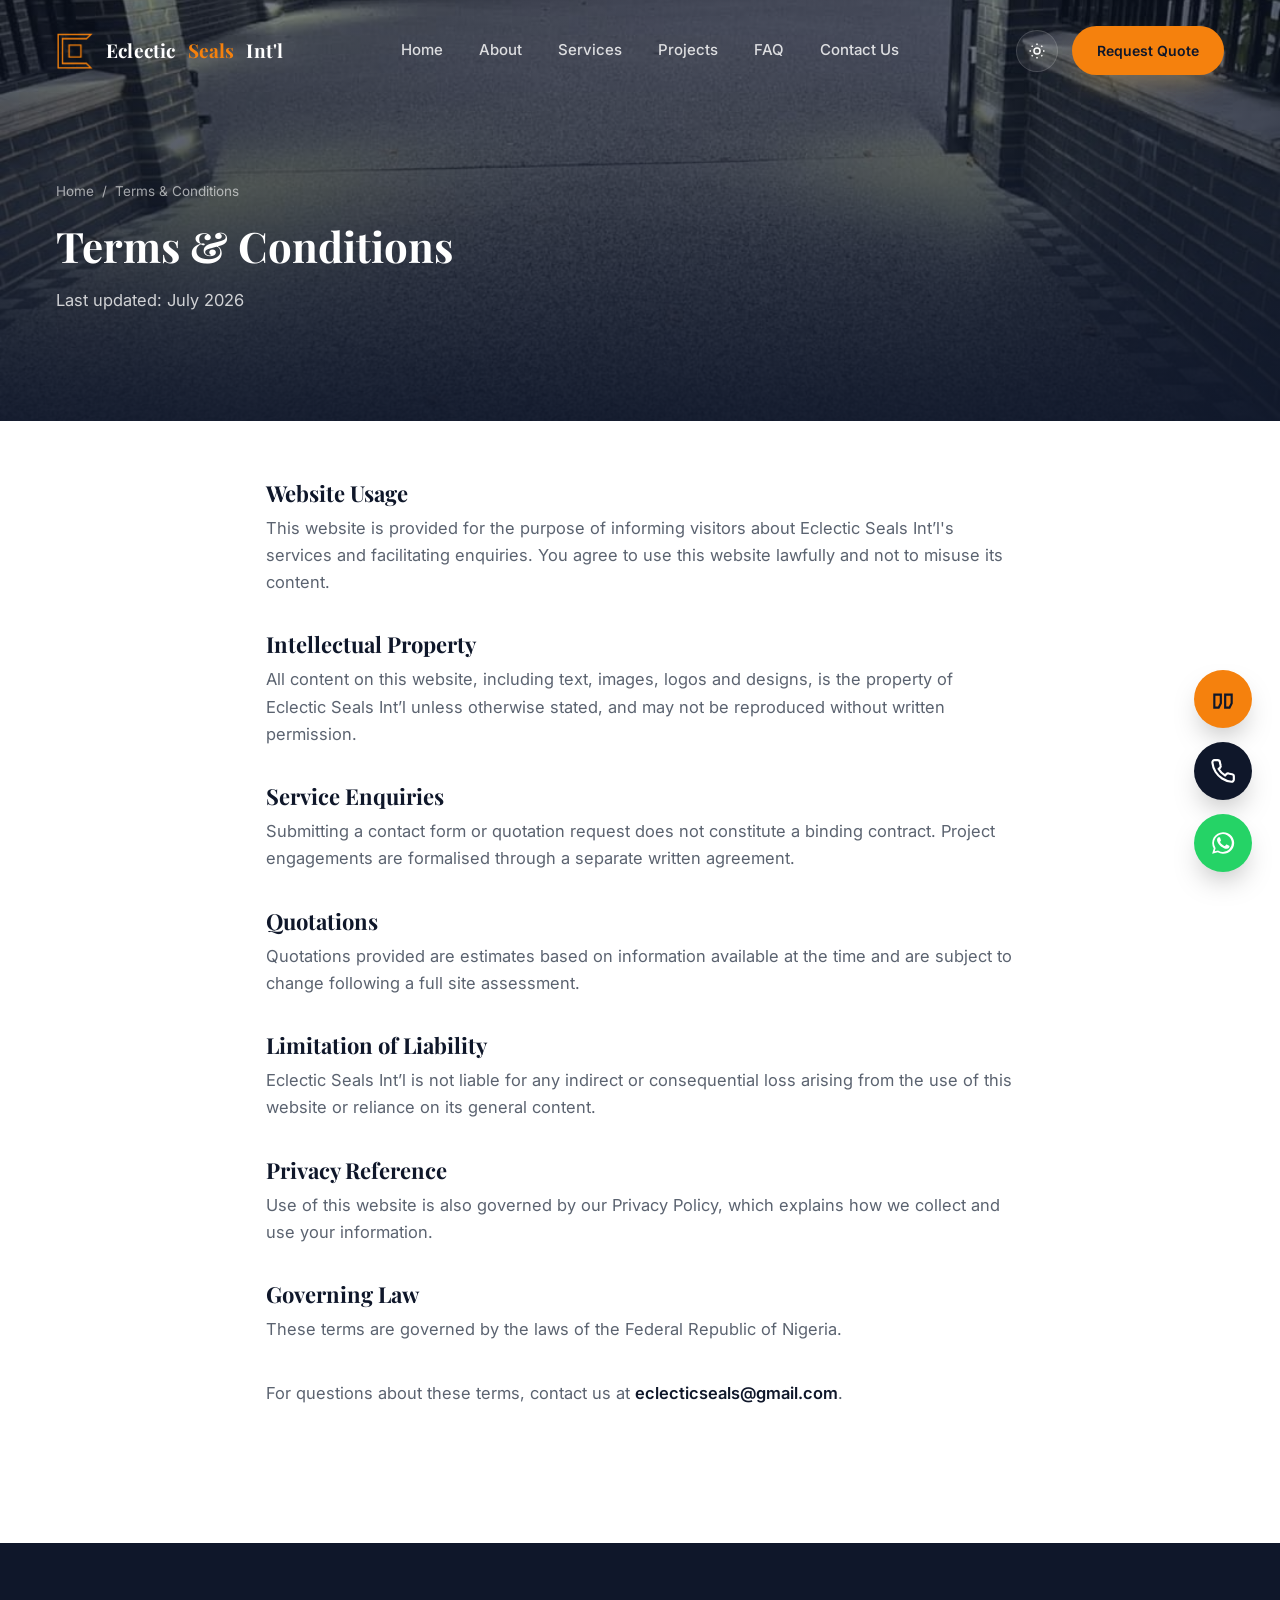
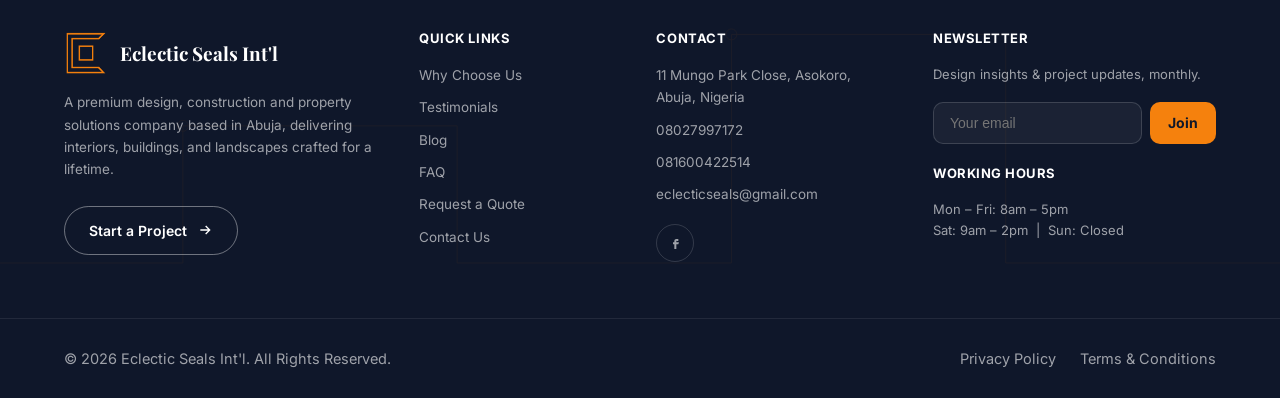
<file: terms.html>
<!DOCTYPE html>
<html lang="en">
<head>
<meta charset="UTF-8">
<meta name="viewport" content="width=device-width, initial-scale=1.0">
<title>Terms &amp; Conditions | Eclectic Seals Int'l</title>
<meta name="description" content="Terms and conditions governing the use of the Eclectic Seals Int'l website and enquiry into our construction and design services.">
<meta name="keywords" content="">
<link rel="canonical" href="https://www.eclecticseals.com/terms">
<meta name="robots" content="index, follow">
<meta property="og:type" content="website">
<meta property="og:title" content="Terms &amp; Conditions | Eclectic Seals Int'l">
<meta property="og:description" content="Terms and conditions governing the use of the Eclectic Seals Int'l website and enquiry into our construction and design services.">
<meta property="og:url" content="https://www.eclecticseals.com/terms">
<meta property="og:site_name" content="Eclectic Seals Int'l">
<meta name="twitter:card" content="summary_large_image">
<meta name="twitter:title" content="Terms &amp; Conditions | Eclectic Seals Int'l">
<meta name="twitter:description" content="Terms and conditions governing the use of the Eclectic Seals Int'l website and enquiry into our construction and design services.">
<link rel="icon" type="image/png" href="images/logo-icon.png">
<link rel="preconnect" href="https://fonts.googleapis.com">
<link rel="preconnect" href="https://fonts.gstatic.com" crossorigin>
<link href="https://fonts.googleapis.com/css2?family=Playfair+Display:wght@600;700;800&family=Inter:wght@400;500;600;700&display=swap" rel="stylesheet">
<style>
/* =========================================================
   ECLECTIC SEALS INT'L — GLOBAL STYLESHEET
   Design system: Deep Navy / Gold / Copper on warm neutrals
   Signature motif: the "seal" — a circular architectural
   mark used for process steps, stat badges and the logo.
   ========================================================= */

:root{
  --navy: #0F172A;
  --navy-soft: #1B2842;
  --gold: #F5810D;
  --copper: #C9670A;
  --white: #FFFFFF;
  --bg: #F8F9FA;
  --charcoal: #222222;
  --light-gray: #F1F3F5;
  --success: #22C55E;

  --gold-10: rgba(245,129,13,0.10);
  --gold-20: rgba(245,129,13,0.20);
  --navy-70: rgba(15,23,42,0.70);
  --navy-85: rgba(15,23,42,0.85);

  --font-display: "Playfair Display", Georgia, serif;
  --font-body: "Inter", -apple-system, BlinkMacSystemFont, sans-serif;

  --container: 1320px;
  --gap: 8px;
  --radius-lg: 24px;
  --radius-md: 20px;
  --radius-sm: 12px;

  --shadow-soft: 0 20px 60px -15px rgba(15,23,42,0.15);
  --shadow-lift: 0 30px 80px -20px rgba(15,23,42,0.28);

  --ease: cubic-bezier(0.22, 1, 0.36, 1);
  --dur: 0.6s;
}

*,*::before,*::after{ box-sizing: border-box; }
html{ scroll-behavior: smooth; }
@media (prefers-reduced-motion: reduce){
  html{ scroll-behavior: auto; }
  *,*::before,*::after{ animation-duration: 0.01ms !important; animation-iteration-count: 1 !important; transition-duration: 0.01ms !important; scroll-behavior: auto !important; }
}

body{
  margin:0;
  font-family: var(--font-body);
  color: var(--charcoal);
  background: var(--white);
  font-size: 16.5px;
  line-height: 1.65;
  -webkit-font-smoothing: antialiased;
  overflow-x: hidden;
}

h1,h2,h3,h4,.font-display{ font-family: var(--font-display); color: var(--navy); margin: 0 0 0.4em; line-height: 1.15; font-weight: 700; }
p{ margin: 0 0 1em; }
a{ color: inherit; text-decoration: none; }
img{ max-width: 100%; display: block; }
ul{ margin:0; padding:0; list-style:none; }
button{ font-family: inherit; cursor: pointer; }

::selection{ background: var(--gold-20); color: var(--navy); }

:focus-visible{ outline: 3px solid var(--gold); outline-offset: 3px; }

.container{ max-width: var(--container); margin: 0 auto; padding: 0 56px; }
@media (max-width: 720px){ .container{ padding: 0 24px; } }
.grid-12{ display: grid; grid-template-columns: repeat(12,1fr); gap: 32px; }

.section{ padding: 120px 0; position: relative; }
.section--tight{ padding: 80px 0; }
.section--dark{ background: var(--navy); color: rgba(255,255,255,0.85); }
.section--dark h1,.section--dark h2,.section--dark h3{ color: var(--white); }
.section--light{ background: var(--light-gray); }
.section--bg{ background: var(--bg); }

.eyebrow{
  display:inline-flex; align-items:center; gap:10px;
  font-family: var(--font-body); font-size: 13px; letter-spacing: 0.16em; text-transform: uppercase;
  color: var(--copper); font-weight: 600; margin-bottom: 18px;
}
.eyebrow::before{ content:""; width: 28px; height: 1px; background: var(--copper); display:inline-block; }

.section-head{ max-width: 720px; margin-bottom: 64px; }
.section-head.center{ margin-left:auto; margin-right:auto; text-align:center; }
.section-head h2{ font-size: clamp(26px, 3.2vw, 36px); }
.section-head p{ font-size: 16.5px; color: #5b6370; }
.section--dark .section-head p{ color: rgba(255,255,255,0.65); }

/* ---------- Buttons ---------- */
.btn{
  position: relative; overflow: hidden;
  display:inline-flex; align-items:center; justify-content:center; gap:10px;
  padding: 17px 34px; border-radius: 100px; font-size:16px; font-weight:600;
  border: 1px solid transparent; transition: transform 0.35s var(--ease), box-shadow 0.35s var(--ease), background 0.35s var(--ease), color .35s var(--ease);
  white-space: nowrap;
}
.btn-primary{ background: var(--gold); color: var(--navy); box-shadow: 0 14px 30px -10px rgba(200,164,93,0.55); }
.btn-primary:hover{ transform: translateY(-3px); box-shadow: 0 20px 40px -10px rgba(200,164,93,0.65); }
.btn-outline{ background: transparent; color: var(--white); border-color: rgba(255,255,255,0.4); }
.btn-outline:hover{ background: rgba(255,255,255,0.12); transform: translateY(-3px); border-color: var(--white); }
.btn-outline-dark{ background: transparent; color: var(--navy); border-color: rgba(15,23,42,0.25); }
.btn-outline-dark:hover{ background: var(--navy); color: var(--white); transform: translateY(-3px); }
.btn-sm{ padding: 12px 24px; font-size: 14px; }
.btn svg{ width:16px; height:16px; transition: transform 0.3s var(--ease); }
.btn:hover svg{ transform: translateX(4px); }
.btn .ripple{ position:absolute; border-radius:50%; background: rgba(255,255,255,0.5); transform: scale(0); animation: ripple 0.6s linear; pointer-events:none; }
@keyframes ripple{ to{ transform: scale(3); opacity:0; } }
.btn-group{ display:flex; gap:18px; flex-wrap:wrap; }

/* ---------- Page loader ---------- */
#page-loader{ position:fixed; inset:0; background: var(--navy); z-index: 9999; display:flex; align-items:center; justify-content:center; transition: opacity 0.6s var(--ease), visibility 0.6s; }
#page-loader.loaded{ opacity:0; visibility:hidden; }
.loader-seal{ width:64px; height:64px; border-radius:50%; border: 2px solid var(--gold-20); border-top-color: var(--gold); animation: spin 1s linear infinite; }
@keyframes spin{ to{ transform: rotate(360deg); } }

/* ---------- Scroll progress ---------- */
#scroll-progress{ position:fixed; top:0; left:0; height:3px; background: linear-gradient(90deg, var(--gold), var(--copper)); z-index: 1001; width:0%; }

/* ---------- Nav ---------- */
.site-nav{
  position: fixed; top:0; left:0; right:0; z-index: 1000;
  padding: 26px 0; transition: padding 0.4s var(--ease), background 0.4s var(--ease), box-shadow 0.4s var(--ease);
}
.site-nav.scrolled{
  padding: 14px 0; background: rgba(15,23,42,0.72); backdrop-filter: blur(16px) saturate(140%); -webkit-backdrop-filter: blur(16px) saturate(140%);
  box-shadow: 0 10px 40px -20px rgba(0,0,0,0.4);
}
.nav-inner{ display:flex; align-items:center; justify-content:space-between; gap:24px; }
.brand{ display:flex; align-items:center; gap:12px; font-family: var(--font-display); font-weight:700; font-size:19px; color: var(--white); letter-spacing: 0.01em; }
.brand .seal-mark{ width:38px; height:38px; flex-shrink:0; object-fit:contain; }
.brand span{ color: var(--gold); }
.nav-links{ display:flex; align-items:center; gap:36px; }
.nav-links a{ color: rgba(255,255,255,0.82); font-size: 15px; font-weight:500; position:relative; padding: 6px 0; }
.nav-links a::after{ content:""; position:absolute; left:0; bottom:0; width:0; height:1px; background: var(--gold); transition: width 0.35s var(--ease); }
.nav-links a:hover::after, .nav-links a.active::after{ width:100%; }
.nav-links a.active{ color: var(--gold); }
.nav-cta{ display:flex; align-items:center; gap:14px; }
.nav-toggle{ display:none; }
.mega-panel{
  position:absolute; top: 100%; left:0; right:0; margin-top: 18px;
  background: rgba(15,23,42,0.96); backdrop-filter: blur(20px);
  border-radius: var(--radius-md); padding: 32px; box-shadow: var(--shadow-lift);
  opacity:0; visibility:hidden; transform: translateY(-10px);
  transition: opacity 0.35s var(--ease), transform 0.35s var(--ease), visibility 0.35s;
  display:grid; grid-template-columns: repeat(4,1fr); gap: 8px 24px;
}
.nav-item{ position: relative; }
.nav-item:hover .mega-panel, .mega-panel:hover{ opacity:1; visibility:visible; transform: translateY(0); }
.mega-panel a{ display:block; padding: 10px 12px; border-radius: 10px; font-size:14px; color: rgba(255,255,255,0.75); }
.mega-panel a:hover{ background: rgba(255,255,255,0.06); color: var(--gold); }
.mega-panel a::after{ display:none; }

.mobile-toggle{ display:none; width:44px; height:44px; border-radius:50%; background: rgba(255,255,255,0.08); border:1px solid rgba(255,255,255,0.15); align-items:center; justify-content:center; }
.mobile-toggle span, .mobile-toggle span::before, .mobile-toggle span::after{ content:""; display:block; width:18px; height:2px; background: var(--white); position:relative; transition: all 0.3s var(--ease); }
.mobile-toggle span::before{ position:absolute; top:-6px; }
.mobile-toggle span::after{ position:absolute; top:6px; }
.mobile-toggle.open span{ background: transparent; }
.mobile-toggle.open span::before{ top:0; transform: rotate(45deg); background: var(--gold); }
.mobile-toggle.open span::after{ top:0; transform: rotate(-45deg); background: var(--gold); }

.mobile-menu{
  position: fixed; inset:0; background: var(--navy); z-index: 999;
  display:flex; flex-direction: column; justify-content:center; padding: 100px 40px 40px;
  transform: translateY(-100%); transition: transform 0.5s var(--ease), visibility 0.5s;
  overflow-y: auto; visibility: hidden; pointer-events: none;
}
.mobile-menu.open{ transform: translateY(0); visibility: visible; pointer-events: auto; }
.mobile-menu a{ font-family: var(--font-display); font-size: clamp(20px, 4vw, 32px); color: var(--white); padding: 10px 0; border-bottom: 1px solid rgba(255,255,255,0.08); flex-shrink:0; }
.mobile-menu a:hover{ color: var(--gold); }

/* ---------- Hero ---------- */
.hero{ position:relative; min-height: 100vh; display:flex; align-items:center; color: var(--white); overflow:hidden; background: var(--navy); padding: 60px 0 70px; }
.hero-bg{ position:absolute; inset:0; background-size: cover; background-position:center; }
.hero-bg::after{ content:""; position:absolute; inset:0; background: linear-gradient(180deg, rgba(15,23,42,0.55) 0%, rgba(15,23,42,0.78) 60%, rgba(15,23,42,0.95) 100%); }
.hero-lines{ position:absolute; inset:0; opacity:0.35; pointer-events:none; }
.hero-content{ position:relative; z-index:2; padding-top: 150px; width:100%; margin-left:0; margin-right:0; }
.hero h1{ color: var(--white); font-size: clamp(34px, 4.6vw, 58px); max-width: 720px; font-weight:700; }
.hero h1 em{ font-style: normal; color: var(--gold); }
.hero p.lead{ max-width: 620px; font-size: 16.5px; color: rgba(255,255,255,0.78); margin-bottom: 36px; }
.hero-badges{ display:flex; flex-wrap:wrap; align-items:center; gap:14px; margin-top: 48px; }
.hero-badge{ display:flex; align-items:center; gap:10px; padding: 12px 20px; border-radius: 100px; background: rgba(255,255,255,0.07); border: 1px solid rgba(255,255,255,0.14); backdrop-filter: blur(10px); font-size: 14px; color: rgba(255,255,255,0.85); }
.hero-badges-label{
  position:relative; font-weight:800; color: var(--white); font-size:15px; letter-spacing:0.04em; text-transform:uppercase; margin-right:10px;
  padding-bottom:12px;
}
.hero-badges-label::after{
  content:"";
  position:absolute; left:0; bottom:0; width:100%; height:8px;
  background-image: url("data:image/svg+xml,%3Csvg xmlns='http://www.w3.org/2000/svg' viewBox='0 0 120 10' preserveAspectRatio='none'%3E%3Cpath d='M0 6 Q 10 0, 20 6 T 40 6 T 60 6 T 80 6 T 100 6 T 120 6' stroke='%23F5810D' stroke-width='2.4' fill='none' stroke-linecap='round'/%3E%3C/svg%3E");
  background-repeat: no-repeat;
  background-size: 100% 100%;
}
.hero-list{ list-style:none; display:grid; grid-template-columns: 1fr 1fr; gap:9px 28px; max-width:560px; margin: 0 0 32px; padding:0; }
.hero-list li{ position:relative; padding-left:20px; color:rgba(255,255,255,0.82); font-size:15px; }
.hero-list li::before{ content:""; position:absolute; left:0; top:8px; width:7px; height:7px; border-radius:50%; background: var(--gold); }
@media (max-width: 560px){ .hero-list{ grid-template-columns: 1fr; } }
.hero-badge svg{ width:16px; height:16px; color: var(--gold); flex-shrink:0; }

.hero--page{ min-height: 68vh; }
.hero--page .hero-content{ padding-top: 120px; }

/* ---------- Reveal animations ---------- */
.reveal{ opacity:0; transform: translateY(36px); transition: opacity 0.9s var(--ease), transform 0.9s var(--ease); }
.reveal.in{ opacity:1; transform: translateY(0); }
.reveal-left{ opacity:0; transform: translateX(-44px); transition: opacity 0.9s var(--ease), transform 0.9s var(--ease); }
.reveal-left.in{ opacity:1; transform: translateX(0); }
.reveal-right{ opacity:0; transform: translateX(44px); transition: opacity 0.9s var(--ease), transform 0.9s var(--ease); }
.reveal-right.in{ opacity:1; transform: translateX(0); }
.reveal-scale{ opacity:0; transform: scale(0.92); transition: opacity 0.9s var(--ease), transform 0.9s var(--ease); }
.reveal-scale.in{ opacity:1; transform: scale(1); }
.stagger.in > *{ transition-delay: calc(var(--i, 0) * 0.09s); }

/* ---------- Intro split ---------- */
.split{ display:grid; grid-template-columns: 1fr 1fr; gap: 72px; align-items:center; }
.split-media{ position:relative; border-radius: var(--radius-lg); overflow:hidden; aspect-ratio: 4/5; box-shadow: var(--shadow-soft); }
.split-media img{ width:100%; height:100%; object-fit:cover; transition: transform 1.2s var(--ease); }
.split-media:hover img{ transform: scale(1.06); }

/* ---------- Bento / cards ---------- */
.bento{ display:grid; grid-template-columns: repeat(3, 1fr); gap: 24px; }
.card{ background: var(--white); border-radius: var(--radius-md); padding: 36px 30px; box-shadow: var(--shadow-soft); transition: transform 0.45s var(--ease), box-shadow 0.45s var(--ease); border: 1px solid rgba(15,23,42,0.05); display:flex; flex-direction:column; }
.card:hover{ transform: translateY(-10px); box-shadow: var(--shadow-lift); }
.icon{ width:56px; height:56px; border-radius:16px; background: var(--gold-10); display:flex; align-items:center; justify-content:center; color: var(--copper); }
.icon svg{ width:26px; height:26px; }
.card .icon{ width:56px; height:56px; border-radius: 16px; background: var(--gold-10); display:flex; align-items:center; justify-content:center; margin-bottom: 22px; color: var(--copper); }
.card .icon svg{ width:26px; height:26px; }
.card h3{ font-size:18.5px; }
.card p{ color:#5b6370; font-size:15.5px; margin-bottom: 14px; }
.card ul{ margin-bottom: 18px; flex-grow:1; }
.card ul li{ font-size:14.5px; color:#5b6370; padding: 4px 0 4px 20px; position:relative; }
.card ul li::before{ content:""; position:absolute; left:0; top:13px; width:8px; height:1px; background: var(--copper); }
.card .learn{
  font-size:13.5px; font-weight:700; color: var(--navy); display:inline-flex; align-items:center; justify-content:center; gap:8px;
  padding: 12px 20px; border-radius: 100px; background: var(--gold-10); border: 1px solid transparent;
  transition: all 0.35s var(--ease); align-self:flex-start; margin-top:auto;
}
.card:hover .learn{ background: var(--gold); color: var(--navy); }
.card .learn svg{ width:14px; height:14px; transition: transform 0.3s var(--ease); }
.card:hover .learn svg{ transform: translateX(4px); }

.feature-dark{ background: rgba(255,255,255,0.04); border:1px solid rgba(255,255,255,0.09); border-radius: var(--radius-md); padding: 34px; transition: border-color 0.4s var(--ease), transform 0.4s var(--ease); }
.feature-dark:hover{ border-color: var(--gold); transform: translateY(-6px); }
.feature-dark .icon{ width:50px; height:50px; border-radius:14px; background: var(--gold-10); display:flex; align-items:center; justify-content:center; color: var(--gold); margin-bottom: 20px; }
.service-block > .icon{ width:56px; height:56px; border-radius:16px; background: var(--gold-10); display:flex; align-items:center; justify-content:center; color: var(--copper); }
.service-block > .icon svg{ width:26px; height:26px; }
.feature-dark h3{ color: var(--white); font-size: 19px; }
.feature-dark p{ color: rgba(255,255,255,0.6); font-size: 15px; margin:0; }

.grid-2{ display:grid; grid-template-columns: repeat(2,1fr); gap:24px; }
.grid-3{ display:grid; grid-template-columns: repeat(3,1fr); gap:24px; }
.grid-4{ display:grid; grid-template-columns: repeat(4,1fr); gap:24px; }
.grid-6{ display:grid; grid-template-columns: repeat(6,1fr); gap:20px; }

/* ---------- Seal / process markers (signature element) ---------- */
.seal{
  width:64px; height:64px; border-radius:50%;
  border: 1.5px solid var(--gold); position:relative;
  display:flex; align-items:center; justify-content:center;
  flex-shrink:0; background: var(--white);
}
.seal::before{ content:""; position:absolute; inset:6px; border:1px solid var(--gold-20); border-radius:50%; }
.seal span{ font-family: var(--font-display); font-weight:700; color: var(--navy); font-size:18px; }
.section--dark .seal{ background: transparent; }
.section--dark .seal span{ color: var(--gold); }

.process-track{ position:relative; display:grid; grid-auto-flow:column; grid-auto-columns: 1fr; gap: 20px; }
.process-track::before{ content:""; position:absolute; top:32px; left:0; right:0; height:1px; background: linear-gradient(90deg, transparent, var(--gold-20) 10%, var(--gold-20) 90%, transparent); }
.process-step{ text-align:center; position:relative; }
.process-step .seal{ margin: 0 auto 20px; }
.process-step h4{ color: var(--white); font-size:16px; margin-bottom:8px; }
.process-step p{ color: rgba(255,255,255,0.55); font-size:13.5px; }

/* ---------- Project cards ---------- */
.project-card{ position:relative; border-radius: var(--radius-md); overflow:hidden; aspect-ratio: 4/3.1; box-shadow: var(--shadow-soft); }
.project-card img{ width:100%; height:100%; object-fit:cover; transition: transform 1s var(--ease); }
.project-card:hover img{ transform: scale(1.08); }
.project-card::after{ content:""; position:absolute; inset:0; background: linear-gradient(0deg, rgba(6,10,20,0.97) 0%, rgba(6,10,20,0.75) 32%, rgba(6,10,20,0.25) 62%, transparent 82%); }
.project-info{ position:absolute; left:0; right:0; bottom:0; padding: 26px; z-index:2; color: var(--white); transform: translateY(14px); transition: transform 0.5s var(--ease); }
.project-card:hover .project-info{ transform: translateY(0); }
.project-tag{ font-size:12px; letter-spacing:0.1em; text-transform:uppercase; color: var(--gold); margin-bottom:8px; display:block; }
.project-info h3{ color: var(--white); font-size:19px; margin-bottom:6px; }
.project-info .loc{ font-size:13.5px; color: rgba(255,255,255,0.7); margin-bottom:14px; }
.project-info a{ font-size:13.5px; font-weight:600; display:inline-flex; align-items:center; gap:6px; color: var(--white); border-bottom: 1px solid var(--gold); padding-bottom:2px; white-space:nowrap; }

.masonry{ column-count: 3; column-gap: 24px; }
.masonry .project-card{ break-inside: avoid; margin-bottom: 24px; }
.masonry .project-card:nth-child(3n+1){ aspect-ratio: 4/5; }
.masonry .project-card:nth-child(3n+2){ aspect-ratio: 4/3; }

.gallery-img{ border-radius: var(--radius-md); overflow:hidden; box-shadow: var(--shadow-soft); break-inside: avoid; margin-bottom: 24px; }
.gallery-img img{ width:100%; height:auto; display:block; transition: transform 0.7s var(--ease); }
.gallery-img:hover img{ transform: scale(1.05); }

/* ---------- Blog feed ---------- */
.blog-feed{ max-width: 800px; margin: 0 auto; display:flex; flex-direction:column; gap: 8px; }
.blog-post{ background: var(--white); border-radius: var(--radius-lg); padding: 36px 40px; box-shadow: var(--shadow-soft); margin-bottom: 28px; }
.blog-post-header{ display:flex; align-items:center; gap:16px; margin-bottom:14px; flex-wrap:wrap; }
.blog-post-date{ font-size:13px; color:#8a9099; }
.blog-post h2{ font-size:23px; margin-bottom:14px; }
.blog-post-body-text{ color:#5b6370; font-size:15.5px; line-height:1.7; margin-bottom: 20px; }
.blog-media-grid{ display:grid; grid-template-columns: repeat(3, 1fr); gap:10px; }
.blog-media-grid--1{ grid-template-columns: 1fr; }
.blog-media-grid--2{ grid-template-columns: 1fr 1fr; }
.blog-media-thumb{ border-radius:12px; overflow:hidden; aspect-ratio: 4/3; cursor:pointer; position:relative; }
.blog-media-thumb img{ width:100%; height:100%; object-fit:cover; transition: transform 0.5s var(--ease); }
.blog-media-thumb:hover img{ transform: scale(1.06); }
.blog-video{ grid-column: 1 / -1; border-radius:12px; overflow:hidden; aspect-ratio:16/9; background:#000; }
.blog-video iframe, .blog-video video{ width:100%; height:100%; border:0; display:block; }
@media (max-width: 640px){
  .blog-post{ padding:26px 22px; }
  .blog-media-grid, .blog-media-grid--2, .blog-media-grid--3, .blog-media-grid--4{ grid-template-columns: repeat(2,1fr); }
}

.filter-bar{ display:flex; flex-wrap:wrap; gap:12px; margin-bottom: 48px; }
.filter-btn{ padding: 10px 22px; border-radius: 100px; border: 1px solid rgba(15,23,42,0.15); background: transparent; font-size:14px; font-weight:600; color: var(--navy); transition: all 0.3s var(--ease); }
.filter-btn.active, .filter-btn:hover{ background: var(--navy); color: var(--white); border-color: var(--navy); }

/* ---------- Testimonials ---------- */
.testi-track{ position:relative; overflow:hidden; }
.testi-slides{ display:flex; transition: transform 0.7s var(--ease); }
.testi-slide{ min-width:100%; padding: 8px; }
.testi-card{ background: var(--white); border-radius: var(--radius-lg); padding: 48px; box-shadow: var(--shadow-soft); max-width: 760px; margin:0 auto; text-align:center; }
.testi-card .stars{ color: var(--gold); font-size:18px; letter-spacing:4px; margin-bottom: 20px; }
.testi-card p.quote{ font-family: var(--font-display); font-size: 20px; color: var(--navy); line-height:1.5; margin-bottom: 28px; }
.testi-person{ display:flex; align-items:center; justify-content:center; gap:14px; }
.testi-person img{ width:52px; height:52px; border-radius:50%; object-fit:cover; }
.avatar-initials{ width:52px; height:52px; border-radius:50%; display:flex; align-items:center; justify-content:center; color:#fff; font-family: var(--font-display); font-weight:700; font-size:17px; flex-shrink:0; }
.testi-person .name{ font-weight:700; color: var(--navy); font-size:15px; }
.testi-person .role{ font-size:13px; color:#5b6370; }
.testi-dots{ display:flex; justify-content:center; gap:10px; margin-top: 32px; }
.testi-dots button{ width:9px; height:9px; border-radius:50%; background: rgba(15,23,42,0.15); border:none; padding:0; }
.testi-dots button.active{ background: var(--gold); width:26px; border-radius:6px; }

.contact-info-row{ display:flex; align-items:flex-start; gap:16px; margin-bottom:22px; }
.contact-info-row .icon{ width:44px; height:44px; border-radius:12px; background: var(--gold-10); color: var(--copper); display:flex; align-items:center; justify-content:center; flex-shrink:0; }
.contact-info-row .icon svg{ width:20px; height:20px; }
.contact-info-row strong{ display:block; color: var(--navy); font-size:15px; margin-bottom:4px; }
.contact-info-row div div{ color:#5b6370; font-size:14.5px; line-height:1.6; }
.contact-info-row div div svg{ width:14px; height:14px; vertical-align:-2px; color: var(--copper); }

.mv-card{
  background: linear-gradient(160deg, #ffffff 0%, var(--bg) 100%);
  border-radius: var(--radius-lg); padding: 44px 40px; box-shadow: var(--shadow-soft);
  position:relative; overflow:hidden; border-top: 4px solid var(--gold);
  transition: transform 0.4s var(--ease), box-shadow 0.4s var(--ease);
}
.mv-card::after{ content:""; position:absolute; top:-40px; right:-40px; width:150px; height:150px; border-radius:50%; background: var(--gold-10); }
.mv-card:hover{ transform: translateY(-8px); box-shadow: var(--shadow-lift); }
.mv-icon{ position:relative; z-index:1; width:60px; height:60px; border-radius:16px; background: var(--navy); color: var(--gold); display:flex; align-items:center; justify-content:center; margin-bottom:24px; }
.mv-icon svg{ width:26px; height:26px; }
.mv-card h3{ position:relative; z-index:1; font-size:23px; margin-bottom:12px; }
.mv-card p{ position:relative; z-index:1; color:#5b6370; font-size:15.5px; margin:0; }

.service-block{ max-width: 880px; }
.service-bullets{ display:grid; grid-template-columns: 1fr 1fr; column-gap: 32px; row-gap: 2px; margin: 22px 0 28px; }
.service-bullet{ display:flex; align-items:center; gap:10px; padding: 7px 0; font-size:15px; color:var(--navy); font-weight:600; }
.service-bullet .tick{ display:inline-flex; width:16px; height:16px; color: var(--gold); flex-shrink:0; }
@media (max-width: 720px){ .service-bullets{ grid-template-columns: 1fr; } }

.expertise-grid{ display:grid; grid-template-columns: 1fr 1fr; gap:14px; }
.expertise-item{
  display:flex; align-items:center; gap:14px; padding: 16px 18px; background: var(--white);
  border-radius: 14px; box-shadow: var(--shadow-soft); transition: transform 0.35s var(--ease), box-shadow 0.35s var(--ease);
}
.expertise-item:hover{ transform: translateY(-4px); box-shadow: var(--shadow-lift); }
.expertise-item .icon{ width:42px; height:42px; border-radius:12px; flex-shrink:0; }
.expertise-item .icon svg{ width:20px; height:20px; }
.expertise-item span{ font-weight:700; color: var(--navy); font-size:14.5px; }
@media (max-width: 720px){ .expertise-grid{ grid-template-columns: 1fr; } }

.spotlight-grid{ display:grid; grid-template-columns: 1fr 1fr; gap:16px; }
.spotlight-item{ display:flex; align-items:flex-start; gap:14px; padding: 18px; background: var(--white); border-radius:14px; box-shadow: var(--shadow-soft); }
.spotlight-item .icon{ width:42px; height:42px; border-radius:12px; flex-shrink:0; }
.spotlight-item .icon svg{ width:19px; height:19px; }
.spotlight-item strong{ display:block; color: var(--navy); font-size:14px; margin-bottom:3px; }
.spotlight-item span{ color:#5b6370; font-size:14px; }

/* ---------- Project gallery cards ---------- */
.project-card[data-gallery]{ cursor: pointer; }
.gallery-badge{
  position:absolute; top:16px; right:16px; z-index:3;
  background: rgba(9,14,26,0.75); backdrop-filter: blur(6px);
  color:#fff; font-size:12.5px; font-weight:700; padding:7px 13px; border-radius:100px;
  display:flex; align-items:center; gap:6px;
}
.gallery-badge svg{ width:14px; height:14px; }
.project-info .view-gallery{ font-size:13.5px; font-weight:600; display:inline-flex; align-items:center; gap:6px; color: var(--white); border-bottom: 1px solid var(--gold); padding-bottom:2px; white-space:nowrap; }

/* ---------- Before / After frames ---------- */
.ba-frame{ position:relative; border-radius: var(--radius-md); overflow:hidden; box-shadow: var(--shadow-soft); aspect-ratio: 4/3.2; }
.ba-frame img{ width:100%; height:100%; object-fit:cover; }
.ba-tag{ position:absolute; top:16px; left:16px; z-index:2; background: rgba(9,14,26,0.8); color:#fff; font-size:12px; font-weight:700; letter-spacing:0.08em; text-transform:uppercase; padding:7px 14px; border-radius:100px; }
.ba-tag--after{ background: var(--gold); color: var(--navy); }

/* ---------- Lightbox gallery ---------- */
.lightbox{
  position:fixed; inset:0; z-index:2000; background: rgba(6,9,18,0.97);
  display:flex; flex-direction:column; align-items:center; justify-content:center;
  padding: 32px 20px; opacity:0; visibility:hidden; transition: opacity 0.35s ease, visibility 0.35s;
}
.lightbox.open{ opacity:1; visibility:visible; }
.lightbox-stage{ position:relative; max-width:1100px; width:100%; display:flex; flex-direction:column; align-items:center; }
.lightbox-stage img{ max-width:100%; max-height:64vh; object-fit:contain; border-radius:14px; box-shadow:0 30px 90px rgba(0,0,0,0.55); background:#0b1220; }
.lightbox-caption{ margin-top:18px; text-align:center; }
.lightbox-caption h3{ color:#fff; font-size:19px; margin-bottom:4px; }
.lightbox-caption span{ color:rgba(255,255,255,0.5); font-size:13px; letter-spacing:0.05em; }
.lightbox-close{
  position:absolute; top:22px; right:24px; width:44px; height:44px; border-radius:50%;
  background: rgba(255,255,255,0.08); border:1px solid rgba(255,255,255,0.2); color:#fff;
  font-size:24px; line-height:1; cursor:pointer; z-index:5; transition: background 0.3s;
}
.lightbox-close:hover{ background: rgba(255,255,255,0.18); }
.lightbox-nav{
  position:absolute; top:50%; transform:translateY(-50%); width:52px; height:52px; border-radius:50%;
  background: rgba(255,255,255,0.08); border:1px solid rgba(255,255,255,0.2); color:#fff;
  display:flex; align-items:center; justify-content:center; cursor:pointer; z-index:5; font-size:20px;
  transition: background 0.3s;
}
.lightbox-nav:hover{ background: var(--gold); border-color: var(--gold); color: var(--navy); }
.lightbox-prev{ left:16px; }
.lightbox-next{ right:16px; }
.lightbox-thumbs{ display:flex; gap:10px; margin-top:26px; max-width:100%; overflow-x:auto; padding:4px 4px 10px; }
.lightbox-thumbs img{ width:64px; height:64px; object-fit:cover; border-radius:8px; opacity:0.45; cursor:pointer; transition: opacity 0.25s, transform 0.25s; flex-shrink:0; }
.lightbox-thumbs img.active{ opacity:1; box-shadow:0 0 0 2px var(--gold); }
.lightbox-thumbs img:hover{ opacity:0.85; transform: translateY(-2px); }
@media (max-width: 720px){
  .lightbox-nav{ width:42px; height:42px; font-size:16px; }
  .lightbox-prev{ left:6px; }
  .lightbox-next{ right:6px; }
  .lightbox-close{ top:12px; right:14px; width:38px; height:38px; font-size:20px; }
  .lightbox-stage img{ max-height:52vh; }
  .lightbox-thumbs img{ width:50px; height:50px; }
}
@media (max-width: 720px){ .spotlight-grid{ grid-template-columns: 1fr; } }

.testi-marquee{ overflow:hidden; -webkit-mask-image: linear-gradient(90deg, transparent, black 6%, black 94%, transparent); mask-image: linear-gradient(90deg, transparent, black 6%, black 94%, transparent); }
.testi-track-marquee{ display:flex; gap:24px; width:max-content; animation: testi-scroll 42s linear infinite; }
.testi-marquee:hover .testi-track-marquee{ animation-play-state: paused; }
.testi-card-mini{ flex: 0 0 380px; background: var(--white); border-radius: var(--radius-md); padding: 32px; box-shadow: var(--shadow-soft); }
.testi-card-mini .stars{ color: var(--gold); font-size:15px; letter-spacing:3px; margin-bottom: 16px; }
.testi-card-mini .quote{ font-size:15.5px; color:#4a5160; line-height:1.6; margin-bottom: 22px; min-height:110px; }
.testi-card-mini .testi-person{ display:flex; align-items:center; justify-content:flex-start; gap:12px; }
.testi-card-mini .testi-person img{ width:46px; height:46px; border-radius:50%; object-fit:cover; }
.testi-card-mini .avatar-initials{ width:46px; height:46px; font-size:15px; }
.testi-card-mini .testi-person .name{ font-weight:700; color: var(--navy); font-size:14px; }
.testi-card-mini .testi-person .role{ font-size:12.5px; color:#5b6370; }
@keyframes testi-scroll{ from{ transform: translateX(0); } to{ transform: translateX(-50%); } }
@media (max-width: 720px){
  .testi-card-mini{ flex-basis: 300px; }
}

.testi-grid{ columns: 3; column-gap: 24px; }
.testi-mini{ background: var(--white); border-radius: var(--radius-md); padding: 28px; box-shadow: var(--shadow-soft); break-inside: avoid; margin-bottom: 24px; transition: transform 0.4s var(--ease); }
.testi-mini:hover{ transform: translateY(-6px); }

/* ---------- Achievements / counters ---------- */
.achieve-grid{ display:grid; grid-template-columns: repeat(4,1fr); gap: 24px; }
.achieve-item{ text-align:center; padding: 40px 20px; border-radius: var(--radius-md); background: rgba(255,255,255,0.05); border: 1px solid rgba(255,255,255,0.08); }
.achieve-item .num{ font-family: var(--font-display); font-size: 48px; color: var(--gold); font-weight:700; }
.achieve-item .label{ font-size:14px; color: rgba(255,255,255,0.6); margin-top:6px; }

/* ---------- Blog ---------- */
.blog-card{ background: var(--white); border-radius: var(--radius-md); overflow:hidden; box-shadow: var(--shadow-soft); transition: transform 0.4s var(--ease); }
.blog-card:hover{ transform: translateY(-8px); }
.blog-img{ aspect-ratio: 16/10; overflow:hidden; }
.blog-img img{ width:100%; height:100%; object-fit:cover; transition: transform 0.8s var(--ease); }
.blog-card:hover .blog-img img{ transform: scale(1.08); }
.blog-body{ padding: 26px; }
.blog-cat{ font-size:12px; letter-spacing:0.1em; text-transform:uppercase; color: var(--copper); font-weight:600; }
.blog-body h3{ font-size:17.5px; margin: 10px 0; }
.blog-meta{ font-size:13px; color:#8a9099; display:flex; gap:14px; margin-top:16px; }

/* ---------- Forms ---------- */
.form-card{ background: var(--white); border-radius: var(--radius-lg); padding: 48px; box-shadow: var(--shadow-lift); }
.field{ margin-bottom: 22px; }
.field label{ display:block; font-size:14px; font-weight:600; color: var(--navy); margin-bottom:8px; }
.field input, .field select, .field textarea{
  width:100%; padding: 15px 18px; border-radius: 12px; border: 1.5px solid #e2e5ea; font-family: var(--font-body); font-size:15.5px; background: var(--bg); transition: border-color 0.3s, box-shadow 0.3s;
}
.field input:focus, .field select:focus, .field textarea:focus{ border-color: var(--gold); box-shadow: 0 0 0 4px var(--gold-10); outline:none; background: var(--white); }
.field textarea{ resize: vertical; min-height:130px; }
.field.error input, .field.error textarea{ border-color:#e05a4e; }
.field .err-msg{ color:#e05a4e; font-size:13px; margin-top:6px; display:none; }
.field.error .err-msg{ display:block; }
.field .success-check{ color: var(--success); }
.row-2{ display:grid; grid-template-columns: 1fr 1fr; gap:20px; }
.checkbox-row{ display:flex; gap:22px; flex-wrap:wrap; }
.checkbox-row label{ display:flex; align-items:center; gap:8px; font-size:14px; font-weight:500; color: var(--charcoal); }

.steps-indicator{ display:flex; justify-content:space-between; margin-bottom:44px; position:relative; }
.steps-indicator::before{ content:""; position:absolute; top:18px; left:0; right:0; height:2px; background:#e2e5ea; z-index:0; }
.step-dot{ position:relative; z-index:1; display:flex; flex-direction:column; align-items:center; gap:8px; }
.step-dot .circle{ width:38px; height:38px; border-radius:50%; background: var(--white); border:2px solid #e2e5ea; display:flex; align-items:center; justify-content:center; font-weight:700; color:#b0b6bf; font-size:14px; transition: all 0.3s; }
.step-dot.active .circle{ border-color: var(--gold); color: var(--gold); background: var(--gold-10); }
.step-dot.done .circle{ background: var(--gold); border-color: var(--gold); color: var(--navy); }
.step-dot .lbl{ font-size:12.5px; color:#8a9099; font-weight:600; }
.form-step{ display:none; }
.form-step.active{ display:block; }

.confirm-check{ width:88px; height:88px; border-radius:50%; background: var(--gold-10); display:flex; align-items:center; justify-content:center; margin: 0 auto 24px; }
.confirm-check svg{ width:40px; height:40px; color: var(--success); }

/* ---------- Accordion ---------- */
.accordion-item{ border-bottom: 1px solid #e5e7eb; }
.accordion-head{ width:100%; display:flex; justify-content:space-between; align-items:center; gap:20px; padding: 26px 4px; background:none; border:none; text-align:left; font-family: var(--font-display); font-size:19px; color: var(--navy); font-weight:700; }
.accordion-head .plus{ flex-shrink:0; width:32px; height:32px; border-radius:50%; border:1.5px solid var(--gold); display:flex; align-items:center; justify-content:center; transition: transform 0.35s var(--ease); position:relative; }
.accordion-head .plus::before, .accordion-head .plus::after{ content:""; position:absolute; background: var(--gold); }
.accordion-head .plus::before{ width:12px; height:1.5px; }
.accordion-head .plus::after{ width:1.5px; height:12px; transition: transform 0.35s var(--ease); }
.accordion-item.open .plus::after{ transform: scaleY(0); }
.accordion-item.open .plus{ transform: rotate(180deg); }
.accordion-body{ max-height:0; overflow:hidden; transition: max-height 0.4s var(--ease); }
.accordion-body-inner{ padding: 0 4px 26px; color:#5b6370; font-size:15.5px; }
.faq-search-wrap{ max-width:640px; margin: 0 auto 48px; position:relative; }
.faq-search-wrap input{ width:100%; padding: 18px 24px 18px 54px; border-radius:100px; border:1px solid rgba(255,255,255,0.2); background: rgba(255,255,255,0.08); color:var(--white); font-size:16px; backdrop-filter: blur(10px); }
.faq-search-wrap input::placeholder{ color: rgba(255,255,255,0.5); }
.faq-search-wrap svg{ position:absolute; left:22px; top:50%; transform: translateY(-50%); width:18px; height:18px; color: rgba(255,255,255,0.5); }
.faq-search-wrap--light input{ background: var(--bg); border-color:#e2e5ea; color: var(--navy); }
.faq-search-wrap--light input::placeholder{ color:#8a9099; }
.faq-search-wrap--light svg{ color:#8a9099; }

/* ---------- Timeline vertical (project detail) ---------- */
.timeline-v{ position:relative; padding-left: 40px; }
.timeline-v::before{ content:""; position:absolute; left:9px; top:6px; bottom:6px; width:1.5px; background: var(--gold-20); }
.timeline-v-item{ position:relative; padding-bottom: 36px; }
.timeline-v-item::before{ content:""; position:absolute; left:-40px; top:4px; width:19px; height:19px; border-radius:50%; background: var(--white); border:2px solid var(--gold); }

/* ---------- Footer ---------- */
.footer{ background: var(--navy); color: rgba(255,255,255,0.6); position:relative; overflow:hidden; font-size:14.5px; }
.footer .container{ padding-left: 64px; padding-right: 64px; }
@media (max-width: 900px){ .footer .container{ padding-left: 32px; padding-right: 32px; } }
.footer-lines{ position:absolute; inset:0; opacity:0.06; pointer-events:none; }
.footer-top{ padding: 88px 0 56px; position:relative; z-index:1; }
.footer-grid{ display:grid; grid-template-columns: 1.6fr 1fr 1.2fr 1.2fr; gap: 40px; }
.footer h4{ color: var(--white); font-size:13px; font-family: var(--font-body); font-weight:700; letter-spacing:0.04em; text-transform:uppercase; margin-bottom: 18px; }
.footer-brand{ display:flex; align-items:center; gap:12px; font-family: var(--font-display); font-size:19px; color:var(--white); font-weight:700; margin-bottom:16px; }
.footer-brand .seal-mark{ width:44px; height:44px; flex-shrink:0; object-fit:contain; }
.footer p{ font-size:13.5px; }
.footer li{ margin-bottom: 10px; font-size:13.5px; }
.footer a:hover{ color: var(--gold); }
.footer-social{ display:flex; gap:10px; margin-top:18px; flex-wrap:wrap; }
.footer-social a{ width:38px; height:38px; border-radius:50%; border:1px solid rgba(255,255,255,0.15); display:flex; align-items:center; justify-content:center; transition: all 0.3s; }
.footer-social a:hover{ background: var(--gold); border-color: var(--gold); color: var(--navy); transform: translateY(-4px); }
.footer-social svg{ width:16px; height:16px; }
.newsletter-mini{ display:flex; gap:8px; margin-top:16px; }
.newsletter-mini input{ flex:1; padding:12px 16px; border-radius:10px; border:1px solid rgba(255,255,255,0.15); background: rgba(255,255,255,0.05); color:var(--white); font-size:14px; }
.newsletter-mini button{ background: var(--gold); border:none; border-radius:10px; padding: 0 18px; color: var(--navy); font-weight:700; }
.footer-bottom{ border-top: 1px solid rgba(255,255,255,0.08); padding: 28px 0; display:flex; justify-content:space-between; align-items:center; flex-wrap:wrap; gap:12px; position:relative; z-index:1; }
.footer-bottom-links{ display:flex; gap:24px; }
.footer-bottom-links a:hover{ color: var(--gold); }

/* ---------- Floating actions ---------- */
.float-stack{ position:fixed; right:28px; bottom:28px; z-index: 900; display:flex; flex-direction:column; gap:14px; align-items:flex-end; }
.float-btn{ width:58px; height:58px; border-radius:50%; display:flex; align-items:center; justify-content:center; box-shadow: 0 14px 30px -10px rgba(0,0,0,0.35); transition: transform 0.3s var(--ease); border:none; color:var(--white); }
.float-btn:hover{ transform: scale(1.1) translateY(-2px); }
.float-btn svg{ width:26px; height:26px; }
.float-whatsapp{ background: #25D366; }
.float-call{ background: var(--navy); }
.float-quote{ background: var(--gold); color: var(--navy); }
.back-to-top{ width:48px; height:48px; border-radius:50%; background: var(--white); border: 1px solid rgba(15,23,42,0.1); box-shadow: var(--shadow-soft); display:flex; align-items:center; justify-content:center; opacity:0; visibility:hidden; transition: all 0.35s var(--ease); }
.back-to-top.show{ opacity:1; visibility:visible; }
.back-to-top svg{ width:18px; height:18px; color: var(--navy); }

/* ---------- CTA band ---------- */
.cta-band{ background: linear-gradient(120deg, var(--navy) 0%, #1a2744 100%); color:var(--white); border-radius: var(--radius-lg); padding: 80px; text-align:center; position:relative; overflow:hidden; margin: 0 32px; }
.cta-band::before{ content:""; position:absolute; inset:0; background: radial-gradient(circle at 20% 20%, var(--gold-10), transparent 50%); }
.cta-band h2{ color:var(--white); font-size: clamp(30px,4vw,44px); max-width:640px; margin: 0 auto 20px; position:relative; }
.cta-band p{ color: rgba(255,255,255,0.65); max-width:520px; margin: 0 auto 36px; position:relative; }
.cta-band .btn-group{ justify-content:center; position:relative; }

/* ---------- Dark mode ---------- */
body.dark{ background: #0b1220; color: rgba(255,255,255,0.82); }
body.dark .section--bg, body.dark .section--light{ background: #0f1729; }
body.dark h1, body.dark h2, body.dark h3, body.dark h4{ color: var(--white); }
body.dark .card, body.dark .blog-card, body.dark .testi-mini, body.dark .form-card, body.dark .testi-card{ background: #141d33; border-color: rgba(255,255,255,0.06); }
body.dark .card p, body.dark .card ul li{ color: rgba(255,255,255,0.55); }
body.dark .section-head p{ color: rgba(255,255,255,0.55); }
body.dark .field input, body.dark .field select, body.dark .field textarea{ background:#0b1220; border-color: rgba(255,255,255,0.12); color:var(--white); }
body.dark .filter-btn{ border-color: rgba(255,255,255,0.15); color: var(--white); }

.dark-toggle{ width:42px; height:42px; border-radius:50%; background: rgba(255,255,255,0.08); border:1px solid rgba(255,255,255,0.15); display:flex; align-items:center; justify-content:center; color: var(--white); }
.dark-toggle svg{ width:18px; height:18px; }

/* ---------- Utility ---------- */
.text-center{ text-align:center; }
.mt-0{ margin-top:0; } .mb-0{ margin-bottom:0; }
.tag-pill{ display:inline-block; padding:6px 16px; border-radius:100px; background: var(--gold-10); color: var(--copper); font-size:12.5px; font-weight:700; letter-spacing:0.04em; }
.skip-link{ position:absolute; left:-999px; top:0; background:var(--gold); color:var(--navy); padding:14px 22px; z-index:9999; border-radius: 0 0 10px 0; font-weight:700; }
.skip-link:focus{ left:0; }
.breadcrumb{ font-size:13.5px; color: rgba(255,255,255,0.6); display:flex; gap:8px; align-items:center; margin-bottom:20px; }
.breadcrumb a:hover{ color: var(--gold); }

/* ---------- Responsive ---------- */
@media (max-width: 1100px){
  .footer-grid{ grid-template-columns: 1fr 1fr; }
  .bento, .grid-4{ grid-template-columns: repeat(2,1fr); }
  .hero-stats{ grid-template-columns: repeat(2,1fr); }
  .masonry{ column-count:2; }
  .testi-grid{ columns:2; }
  .achieve-grid{ grid-template-columns: repeat(2,1fr); }
}
@media (max-width: 900px){
  .split{ grid-template-columns: 1fr; gap:40px; }
  .nav-links{ display:none; }
  .nav-cta .btn{ display:none; }
  .mobile-toggle{ display:flex; }
  .process-track{ grid-auto-flow: row; grid-template-columns: 1fr; }
  .process-track::before{ display:none; }
  .row-2{ grid-template-columns: 1fr; }
  .cta-band{ padding: 56px 28px; margin: 0 16px; }
}
@media (max-width: 720px){
  body{ font-size:16px; }
  .section{ padding: 80px 0; }
  .grid-3, .grid-4, .bento{ grid-template-columns: 1fr; }
  .masonry{ column-count:1; }
  .testi-grid{ columns:1; }
  .achieve-grid{ grid-template-columns: repeat(2,1fr); }
  .form-card{ padding: 28px; }
  .cta-band{ padding: 44px 22px; }
  .float-stack{ right:16px; bottom:16px; }
  .footer-grid{ grid-template-columns: 1fr; gap: 36px; }
  .newsletter-mini{ flex-wrap: wrap; }
  .newsletter-mini input{ min-width: 0; flex-basis: 100%; }
}

/* ---------- Mobile overflow safeguard (does not affect desktop) ---------- */
@media (max-width: 900px){
  html{ overflow-x: hidden; }
  .footer-grid{ min-width: 0; }
  .footer-grid > div{ min-width: 0; }
}

</style>
<script type="application/ld+json">
{
  "@context": "https://schema.org",
  "@type": "GeneralContractor",
  "name": "Eclectic Seals Int'l",
  "image": "",
  "telephone": "+2348027997172",
  "email": "eclecticseals@gmail.com",
  "address": {
    "@type": "PostalAddress",
    "streetAddress": "11 Mungo Park Close, Asokoro",
    "addressLocality": "Abuja",
    "addressCountry": "NG"
  }
}
</script>
</head>
<body>
<a href="#main" class="skip-link">Skip to main content</a>
<div id="page-loader"><div class="loader-seal" aria-hidden="true"></div></div>
<div id="scroll-progress"></div>
<nav class="site-nav">
  <div class="container nav-inner">
    <a href="/" class="brand"><img class="seal-mark" src="images/logo-icon.png" alt="Eclectic Seals Int'l logo mark" loading="lazy">Eclectic <span>Seals</span> Int'l</a>
    <div class="nav-links">
      <a href="/" class="">Home</a>
<a href="/about" class="">About</a>
<a href="/services" class="">Services</a>
<a href="/projects" class="">Projects</a>
<a href="/faq" class="">FAQ</a>
<a href="/contact" class="">Contact Us</a>

    </div>
    <div class="nav-cta">
      <button class="dark-toggle" aria-label="Toggle dark mode"><svg viewBox="0 0 24 24" fill="none" stroke="currentColor" stroke-width="2"><circle cx="12" cy="12" r="4"/><path d="M12 2v2M12 20v2M4.9 4.9l1.4 1.4M17.7 17.7l1.4 1.4M2 12h2M20 12h2M4.9 19.1l1.4-1.4M17.7 6.3l1.4-1.4"/></svg></button>
      <a href="/request-quote" class="btn btn-primary btn-sm">Request Quote</a>
      <button class="mobile-toggle" aria-label="Open menu"><span></span></button>
    </div>
  </div>
</nav>
<div class="mobile-menu">
  <a href="/">Home</a><a href="/about">About</a><a href="/services">Services</a><a href="/projects">Projects</a><a href="/faq">FAQ</a><a href="/contact">Contact Us</a><a href="/why-us">Why Choose Us</a><a href="/testimonials">Testimonials</a><a href="/blog">Blog</a><a href="/request-quote">Request a Quote</a>
</div>
<header class="hero hero--page" style="min-height:44vh;">
  <div class="hero-bg" style="background-image:url('images/hero_about.jpg');"></div>
  <div class="container hero-content" id="main">
    <div class="breadcrumb"><a href="/">Home</a> <span>/</span> <span>Terms &amp; Conditions</span></div>
    <h1 style="font-size:42px;">Terms &amp; Conditions</h1>
    <p class="lead">Last updated: July 2026</p>
  </div>
</header>
<section class="section" style="padding-top:60px;"><div class="container" style="max-width:860px;"><div class="reveal" style="margin-bottom:36px;"><h3 style="font-size:22px;">Website Usage</h3><p style="color:#5b6370;">This website is provided for the purpose of informing visitors about Eclectic Seals Int&rsquo;l's services and facilitating enquiries. You agree to use this website lawfully and not to misuse its content.</p></div><div class="reveal" style="margin-bottom:36px;"><h3 style="font-size:22px;">Intellectual Property</h3><p style="color:#5b6370;">All content on this website, including text, images, logos and designs, is the property of Eclectic Seals Int&rsquo;l unless otherwise stated, and may not be reproduced without written permission.</p></div><div class="reveal" style="margin-bottom:36px;"><h3 style="font-size:22px;">Service Enquiries</h3><p style="color:#5b6370;">Submitting a contact form or quotation request does not constitute a binding contract. Project engagements are formalised through a separate written agreement.</p></div><div class="reveal" style="margin-bottom:36px;"><h3 style="font-size:22px;">Quotations</h3><p style="color:#5b6370;">Quotations provided are estimates based on information available at the time and are subject to change following a full site assessment.</p></div><div class="reveal" style="margin-bottom:36px;"><h3 style="font-size:22px;">Limitation of Liability</h3><p style="color:#5b6370;">Eclectic Seals Int&rsquo;l is not liable for any indirect or consequential loss arising from the use of this website or reliance on its general content.</p></div><div class="reveal" style="margin-bottom:36px;"><h3 style="font-size:22px;">Privacy Reference</h3><p style="color:#5b6370;">Use of this website is also governed by our Privacy Policy, which explains how we collect and use your information.</p></div><div class="reveal" style="margin-bottom:36px;"><h3 style="font-size:22px;">Governing Law</h3><p style="color:#5b6370;">These terms are governed by the laws of the Federal Republic of Nigeria.</p></div><p style="color:#5b6370;">For questions about these terms, contact us at <a href="mailto:eclecticseals@gmail.com" style="color:var(--navy); font-weight:600;">eclecticseals@gmail.com</a>.</p></div></section><footer class="footer">
  <svg class="footer-lines" viewBox="0 0 1400 400" xmlns="http://www.w3.org/2000/svg" aria-hidden="true">
<path d="M0 350 L200 350 L200 200 L500 200 L500 350 L800 350 L800 100 L1100 100 L1100 350 L1400 350" stroke="#F5810D" stroke-width="1" fill="none"/>
<circle cx="200" cy="200" r="6" fill="none" stroke="#F5810D"/>
<circle cx="800" cy="100" r="6" fill="none" stroke="#F5810D"/>
</svg>
  <div class="container footer-top">
    <div class="footer-grid">
      <div>
        <div class="footer-brand"><img class="seal-mark" src="images/logo-icon.png" alt="Eclectic Seals Int'l logo mark" loading="lazy">Eclectic Seals Int'l</div>
        <p>A premium design, construction and property solutions company based in Abuja, delivering interiors, buildings, and landscapes crafted for a lifetime.</p>
        <a href="/request-quote" class="btn btn-outline btn-sm" style="margin-top:12px;">Start a Project <svg viewBox="0 0 24 24" fill="none" stroke="currentColor" stroke-width="2"><path d="M5 12h14M13 6l6 6-6 6"/></svg></a>
      </div>
      <div>
        <h4>Quick Links</h4>
        <ul>
          <li><a href="/why-us">Why Choose Us</a></li>
          <li><a href="/testimonials">Testimonials</a></li>
          <li><a href="/blog">Blog</a></li>
          <li><a href="/faq">FAQ</a></li>
          <li><a href="/request-quote">Request a Quote</a></li>
          <li><a href="/contact">Contact Us</a></li>
        </ul>
      </div>
      <div>
        <h4>Contact</h4>
        <ul>
          <li>11 Mungo Park Close, Asokoro, Abuja, Nigeria</li>
          <li><a href="tel:+2348027997172">08027997172</a></li>
          <li><a href="tel:+2348160042254">081600422514</a></li>
          <li><a href="mailto:eclecticseals@gmail.com">eclecticseals@gmail.com</a></li>
        </ul>
        <div class="footer-social">
          <a href="https://www.facebook.com/share/1JaoMTg6S8/" target="_blank" rel="noopener" aria-label="Facebook"><svg viewBox="0 0 24 24" fill="currentColor"><path d="M14 9h3V6h-3c-1.7 0-3 1.3-3 3v2H9v3h2v7h3v-7h3l1-3h-4V9c0-.6.4-1 1-1z"/></svg></a>
        </div>
      </div>
      <div>
        <h4>Newsletter</h4>
        <p style="font-size:13px;">Design insights &amp; project updates, monthly.</p>
        <form class="newsletter-mini" onsubmit="return false">
          <input type="email" placeholder="Your email" aria-label="Email address" required>
          <button class="btn btn-sm" type="submit">Join</button>
        </form>
        <h4 style="margin-top:22px;">Working Hours</h4>
        <p style="font-size:13px; margin:0;">Mon &ndash; Fri: 8am &ndash; 5pm<br>Sat: 9am &ndash; 2pm &nbsp;|&nbsp; Sun: Closed</p>
      </div>
    </div>
  </div>
  <div class="container footer-bottom">
    <div>&copy; <span data-year></span> Eclectic Seals Int'l. All Rights Reserved.</div>
    <div class="footer-bottom-links">
      <a href="/privacy">Privacy Policy</a>
      <a href="/terms">Terms &amp; Conditions</a>
    </div>
  </div>
</footer>
<div class="float-stack">
  <button class="back-to-top" aria-label="Back to top"><svg viewBox="0 0 24 24" fill="none" stroke="currentColor" stroke-width="2"><path d="M12 19V5M5 12l7-7 7 7"/></svg></button>
  <a class="float-btn float-quote" href="/request-quote" aria-label="Request a quote"><svg viewBox="0 0 24 24" fill="none" stroke="currentColor" stroke-width="2"><path d="M4 20h4l2-4V8H4v8zM14 20h4l2-4V8h-6v8z"/></svg></a>
  <a class="float-btn float-call" href="tel:+2348027997172" aria-label="Call us"><svg viewBox="0 0 24 24" fill="none" stroke="currentColor" stroke-width="2"><path d="M22 16.9v3a2 2 0 0 1-2.2 2 19.8 19.8 0 0 1-8.6-3 19.5 19.5 0 0 1-6-6 19.8 19.8 0 0 1-3-8.7A2 2 0 0 1 4.1 2h3a2 2 0 0 1 2 1.7c.1 1 .4 2.1.7 3.1a2 2 0 0 1-.5 2.1L8 10.1a16 16 0 0 0 6 6l1.2-1.3a2 2 0 0 1 2.1-.5c1 .3 2.1.6 3.1.7a2 2 0 0 1 1.6 2z"/></svg></a>
  <a class="float-btn float-whatsapp" href="https://wa.me/2348027997172" target="_blank" rel="noopener" aria-label="Chat on WhatsApp"><svg viewBox="0 0 24 24" fill="currentColor"><path d="M17.5 14.4c-.3-.1-1.7-.9-2-1-.3-.1-.5-.1-.7.1-.2.3-.8 1-.9 1.1-.2.2-.3.2-.6.1-.3-.1-1.2-.5-2.3-1.5-.9-.8-1.4-1.7-1.6-2-.2-.3 0-.5.1-.6.1-.1.3-.3.4-.5.1-.1.2-.3.2-.4.1-.2 0-.4 0-.5C10 9 9.5 7.7 9.3 7.1c-.2-.5-.4-.5-.6-.5h-.5c-.2 0-.5.1-.7.3-.2.3-1 1-1 2.4s1 2.8 1.1 3c.1.2 2 3.1 4.9 4.3.7.3 1.2.5 1.6.6.7.2 1.3.2 1.8.1.6-.1 1.7-.7 1.9-1.3.2-.7.2-1.2.2-1.3-.1-.2-.3-.2-.6-.4z"/><path d="M12 2a10 10 0 0 0-8.6 15L2 22l5.2-1.4A10 10 0 1 0 12 2zm0 18.2a8.2 8.2 0 0 1-4.2-1.1l-.3-.2-3.1.8.8-3-.2-.3A8.2 8.2 0 1 1 12 20.2z"/></svg></a>
</div>
<script>
/* =========================================================
   ECLECTIC SEALS INT'L — GLOBAL SCRIPT
   Vanilla JS. No frameworks, no dependencies.
   ========================================================= */
(function () {
  "use strict";

  document.addEventListener("DOMContentLoaded", init);

  function init() {
    pageLoader();
    stickyNav();
    mobileMenu();
    scrollProgress();
    backToTop();
    darkModeToggle();
    scrollReveal();
    animatedCounters();
    testimonialCarousel();
    accordions();
    projectFilters();
    projectLightbox();
    loadBlog();
    faqSearch();
    blogSearch();
    quoteFormWizard();
    formValidation("#quote-review-form");
    formValidation("#contact-form");
    newsletterForms();
    rippleButtons();
    setActiveNavLink();
    yearStamp();
  }

  /* ---------------- Page loader ---------------- */
  function pageLoader() {
    var loader = document.getElementById("page-loader");
    if (!loader) return;
    window.addEventListener("load", function () {
      setTimeout(function () {
        loader.classList.add("loaded");
      }, 250);
    });
  }

  /* ---------------- Sticky nav ---------------- */
  function stickyNav() {
    var nav = document.querySelector(".site-nav");
    if (!nav) return;
    function onScroll() {
      if (window.scrollY > 40) nav.classList.add("scrolled");
      else nav.classList.remove("scrolled");
    }
    window.addEventListener("scroll", debounce(onScroll, 10));
    onScroll();
  }

  /* ---------------- Mobile menu ---------------- */
  function mobileMenu() {
    var toggle = document.querySelector(".mobile-toggle");
    var menu = document.querySelector(".mobile-menu");
    if (!toggle || !menu) return;
    toggle.addEventListener("click", function () {
      toggle.classList.toggle("open");
      menu.classList.toggle("open");
      document.body.style.overflow = menu.classList.contains("open") ? "hidden" : "";
    });
    menu.querySelectorAll("a").forEach(function (a) {
      a.addEventListener("click", function () {
        toggle.classList.remove("open");
        menu.classList.remove("open");
        document.body.style.overflow = "";
      });
    });
  }

  /* ---------------- Scroll progress bar ---------------- */
  function scrollProgress() {
    var bar = document.getElementById("scroll-progress");
    if (!bar) return;
    function update() {
      var h = document.documentElement;
      var scrolled = (h.scrollTop) / (h.scrollHeight - h.clientHeight) * 100;
      bar.style.width = scrolled + "%";
    }
    window.addEventListener("scroll", debounce(update, 5));
    update();
  }

  /* ---------------- Back to top ---------------- */
  function backToTop() {
    var btn = document.querySelector(".back-to-top");
    if (!btn) return;
    window.addEventListener("scroll", debounce(function () {
      if (window.scrollY > 600) btn.classList.add("show");
      else btn.classList.remove("show");
    }, 10));
    btn.addEventListener("click", function () {
      window.scrollTo({ top: 0, behavior: "smooth" });
    });
  }

  /* ---------------- Dark mode ---------------- */
  function darkModeToggle() {
    var toggle = document.querySelector(".dark-toggle");
    if (!toggle) return;
    if (localStorage.getItem("es-theme") === "dark") document.body.classList.add("dark");
    toggle.addEventListener("click", function () {
      document.body.classList.toggle("dark");
      localStorage.setItem("es-theme", document.body.classList.contains("dark") ? "dark" : "light");
    });
  }

  /* ---------------- Scroll reveal (Intersection Observer) ---------------- */
  function scrollReveal() {
    var targets = document.querySelectorAll(".reveal, .reveal-left, .reveal-right, .reveal-scale, .stagger");
    if (!("IntersectionObserver" in window)) {
      targets.forEach(function (t) { t.classList.add("in"); });
      return;
    }
    var io = new IntersectionObserver(function (entries) {
      entries.forEach(function (entry) {
        if (entry.isIntersecting) {
          entry.target.classList.add("in");
          io.unobserve(entry.target);
        }
      });
    }, { threshold: 0.15 });
    targets.forEach(function (t) { io.observe(t); });
  }

  /* ---------------- Animated counters ---------------- */
  function animatedCounters() {
    var counters = document.querySelectorAll("[data-count]");
    if (!counters.length) return;
    var io = new IntersectionObserver(function (entries) {
      entries.forEach(function (entry) {
        if (!entry.isIntersecting) return;
        animate(entry.target);
        io.unobserve(entry.target);
      });
    }, { threshold: 0.4 });
    counters.forEach(function (c) { io.observe(c); });

    function animate(el) {
      var target = parseFloat(el.getAttribute("data-count"));
      var suffix = el.getAttribute("data-suffix") || "";
      var duration = 1800;
      var start = null;
      function step(ts) {
        if (!start) start = ts;
        var progress = Math.min((ts - start) / duration, 1);
        var eased = 1 - Math.pow(1 - progress, 3);
        var value = Math.floor(eased * target);
        el.textContent = value.toLocaleString() + suffix;
        if (progress < 1) requestAnimationFrame(step);
        else el.textContent = target.toLocaleString() + suffix;
      }
      requestAnimationFrame(step);
    }
  }

  /* ---------------- Testimonial carousel ---------------- */
  function testimonialCarousel() {
    var track = document.querySelector(".testi-slides");
    if (!track) return;
    var slides = track.children;
    var dotsWrap = document.querySelector(".testi-dots");
    var index = 0;
    var timer;

    for (var i = 0; i < slides.length; i++) {
      var dot = document.createElement("button");
      if (i === 0) dot.classList.add("active");
      dot.setAttribute("aria-label", "Go to testimonial " + (i + 1));
      (function (idx) {
        dot.addEventListener("click", function () { goTo(idx); });
      })(i);
      if (dotsWrap) dotsWrap.appendChild(dot);
    }

    function goTo(i) {
      index = i;
      track.style.transform = "translateX(-" + (index * 100) + "%)";
      if (dotsWrap) {
        Array.from(dotsWrap.children).forEach(function (d, di) {
          d.classList.toggle("active", di === index);
        });
      }
    }
    function next() { goTo((index + 1) % slides.length); }
    function start() { timer = setInterval(next, 6000); }
    function stop() { clearInterval(timer); }
    start();
    var wrap = document.querySelector(".testi-track");
    if (wrap) {
      wrap.addEventListener("mouseenter", stop);
      wrap.addEventListener("mouseleave", start);
    }
  }

  /* ---------------- Accordions (FAQ / Services) ---------------- */
  function accordions() {
    document.querySelectorAll(".accordion-item").forEach(function (item) {
      var head = item.querySelector(".accordion-head");
      var body = item.querySelector(".accordion-body");
      if (!head || !body) return;
      head.addEventListener("click", function () {
        var isOpen = item.classList.contains("open");
        item.closest(".accordion").querySelectorAll(".accordion-item").forEach(function (other) {
          other.classList.remove("open");
          other.querySelector(".accordion-body").style.maxHeight = null;
        });
        if (!isOpen) {
          item.classList.add("open");
          body.style.maxHeight = body.scrollHeight + "px";
        }
      });
    });
  }

  /* ---------------- Project filters ---------------- */
  function projectFilters() {
    var buttons = document.querySelectorAll(".filter-btn");
    var cards = document.querySelectorAll("[data-category]");
    if (!buttons.length) return;
    buttons.forEach(function (btn) {
      btn.addEventListener("click", function () {
        buttons.forEach(function (b) { b.classList.remove("active"); });
        btn.classList.add("active");
        var filter = btn.getAttribute("data-filter");
        cards.forEach(function (card) {
          var match = filter === "all" || card.getAttribute("data-category") === filter;
          card.style.display = match ? "" : "none";
        });
      });
    });
  }

  /* ---------------- Project gallery lightbox ---------------- */
  function projectLightbox() {
    var lightbox = document.getElementById("project-lightbox");
    if (!lightbox) return;
    var imgEl = document.getElementById("lightbox-img");
    var titleEl = document.getElementById("lightbox-title");
    var counterEl = document.getElementById("lightbox-counter");
    var thumbsEl = document.getElementById("lightbox-thumbs");
    var closeBtn = lightbox.querySelector(".lightbox-close");
    var prevBtn = lightbox.querySelector(".lightbox-prev");
    var nextBtn = lightbox.querySelector(".lightbox-next");
    var images = [];
    var current = 0;
    var title = "";

    function buildThumbs() {
      thumbsEl.innerHTML = "";
      images.forEach(function (src, i) {
        var t = document.createElement("img");
        t.src = src;
        t.alt = "Thumbnail " + (i + 1);
        t.addEventListener("click", function () { show(i); });
        thumbsEl.appendChild(t);
      });
    }

    function show(i) {
      current = (i + images.length) % images.length;
      imgEl.src = images[current];
      titleEl.textContent = title;
      counterEl.textContent = (current + 1) + " / " + images.length;
      Array.from(thumbsEl.children).forEach(function (t, ti) {
        t.classList.toggle("active", ti === current);
      });
      var activeThumb = thumbsEl.children[current];
      if (activeThumb && activeThumb.scrollIntoView) {
        activeThumb.scrollIntoView({ behavior: "smooth", inline: "center", block: "nearest" });
      }
    }

    function openGallery(imgs, startIndex, projTitle) {
      images = imgs;
      title = projTitle;
      var multi = images.length > 1;
      prevBtn.style.display = multi ? "" : "none";
      nextBtn.style.display = multi ? "" : "none";
      thumbsEl.style.display = multi ? "" : "none";
      buildThumbs();
      show(startIndex);
      lightbox.classList.add("open");
      lightbox.setAttribute("aria-hidden", "false");
      document.body.style.overflow = "hidden";
    }

    function closeGallery() {
      lightbox.classList.remove("open");
      lightbox.setAttribute("aria-hidden", "true");
      document.body.style.overflow = "";
    }

    document.addEventListener("click", function (e) {
      var trigger = e.target.closest("[data-gallery]");
      if (!trigger) return;
      e.preventDefault();
      var imgs;
      try { imgs = JSON.parse(trigger.getAttribute("data-gallery")); } catch (err) { return; }
      var startIndex = parseInt(trigger.getAttribute("data-start") || "0", 10) || 0;
      var t = trigger.getAttribute("data-title") || "";
      openGallery(imgs, startIndex, t);
    });

    closeBtn.addEventListener("click", closeGallery);
    prevBtn.addEventListener("click", function () { show(current - 1); });
    nextBtn.addEventListener("click", function () { show(current + 1); });
    lightbox.addEventListener("click", function (e) { if (e.target === lightbox) closeGallery(); });
    document.addEventListener("keydown", function (e) {
      if (!lightbox.classList.contains("open")) return;
      if (e.key === "Escape") closeGallery();
      if (e.key === "ArrowLeft") show(current - 1);
      if (e.key === "ArrowRight") show(current + 1);
    });

    var touchStartX = null;
    lightbox.addEventListener("touchstart", function (e) { touchStartX = e.touches[0].clientX; }, { passive: true });
    lightbox.addEventListener("touchend", function (e) {
      if (touchStartX === null) return;
      var dx = e.changedTouches[0].clientX - touchStartX;
      if (dx > 50) show(current - 1);
      else if (dx < -50) show(current + 1);
      touchStartX = null;
    });
  }

  /* ---------------- Blog feed (loaded from data/blog-posts.json) ---------------- */
  function loadBlog() {
    var feed = document.getElementById("blog-feed");
    if (!feed) return;

    fetch("data/blog-posts.json")
      .then(function (res) {
        if (!res.ok) throw new Error("Failed to load posts");
        return res.json();
      })
      .then(function (posts) {
        posts.sort(function (a, b) { return new Date(b.date) - new Date(a.date); });
        renderBlogFilters(posts);
        renderBlogFeed(posts);
        wireBlogSearch(posts);
      })
      .catch(function () {
        feed.innerHTML = '<p style="color:#8a9099;">Updates could not be loaded right now. Please check back shortly.</p>';
      });

    function formatDate(iso) {
      var d = new Date(iso + "T00:00:00");
      if (isNaN(d)) return iso;
      return d.toLocaleDateString("en-GB", { day: "numeric", month: "long", year: "numeric" });
    }

    function mediaHtml(post) {
      var images = post.media.filter(function (m) { return m.type === "image"; }).map(function (m) { return m.src; });
      var html = "";
      post.media.forEach(function (m, i) {
        if (m.type === "image") {
          var gallery = JSON.stringify(images).replace(/"/g, "&quot;");
          var startIndex = images.indexOf(m.src);
          html += '<div class="blog-media-thumb" data-gallery="' + gallery + '" data-start="' + startIndex + '" data-title="' + (post.title || "").replace(/"/g, "&quot;") + '">' +
            '<img src="' + m.src + '" alt="' + (post.title || "").replace(/"/g, "&quot;") + '" loading="lazy"></div>';
        } else if (m.type === "youtube" && m.id) {
          html += '<div class="blog-video"><iframe src="https://www.youtube.com/embed/' + m.id + '" title="' + (post.title || "").replace(/"/g, "&quot;") + '" frameborder="0" allow="accelerometer; autoplay; clipboard-write; encrypted-media; gyroscope; picture-in-picture" allowfullscreen loading="lazy"></iframe></div>';
        } else if (m.type === "video" && m.src) {
          html += '<div class="blog-video"><video controls preload="metadata" src="' + m.src + '"></video></div>';
        }
      });
      return html ? '<div class="blog-media-grid blog-media-grid--' + Math.min(post.media.length, 4) + '">' + html + '</div>' : "";
    }

    function renderBlogFilters(posts) {
      var wrap = document.getElementById("blog-filters");
      if (!wrap) return;
      var cats = [];
      posts.forEach(function (p) { if (p.category && cats.indexOf(p.category) === -1) cats.push(p.category); });
      cats.forEach(function (c) {
        var btn = document.createElement("button");
        btn.className = "filter-btn";
        btn.setAttribute("data-filter", c);
        btn.textContent = c;
        wrap.appendChild(btn);
      });
      wrap.addEventListener("click", function (e) {
        var btn = e.target.closest(".filter-btn");
        if (!btn) return;
        wrap.querySelectorAll(".filter-btn").forEach(function (b) { b.classList.remove("active"); });
        btn.classList.add("active");
        var filter = btn.getAttribute("data-filter");
        document.querySelectorAll(".blog-post").forEach(function (card) {
          card.style.display = (filter === "all" || card.getAttribute("data-category") === filter) ? "" : "none";
        });
      });
    }

    function renderBlogFeed(posts) {
      if (!posts.length) {
        feed.innerHTML = '<p style="color:#8a9099;">No updates yet — check back soon.</p>';
        return;
      }
      feed.innerHTML = posts.map(function (p) {
        return '<article class="blog-post" data-category="' + (p.category || "") + '">' +
          '<div class="blog-post-header">' +
          '<span class="blog-cat">' + (p.category || "") + '</span>' +
          '<span class="blog-post-date">' + formatDate(p.date) + '</span>' +
          '</div>' +
          '<h2>' + (p.title || "") + '</h2>' +
          '<p class="blog-post-body-text">' + (p.body || p.excerpt || "") + '</p>' +
          mediaHtml(p) +
          '</article>';
      }).join("");
    }

    function wireBlogSearch(posts) {
      var input = document.getElementById("blog-search");
      if (!input) return;
      input.addEventListener("input", function () {
        var q = input.value.toLowerCase();
        var filtered = posts.filter(function (p) {
          return (p.title + " " + p.body + " " + p.category).toLowerCase().indexOf(q) > -1;
        });
        renderBlogFeed(filtered);
      });
    }
  }

  /* ---------------- FAQ search + category filter ---------------- */
  function faqSearch() {
    var input = document.getElementById("faq-search");
    var items = document.querySelectorAll(".faq-list .accordion-item");
    var cats = document.querySelectorAll(".faq-cat-btn");
    if (input) {
      input.addEventListener("input", function () {
        var q = input.value.toLowerCase();
        items.forEach(function (item) {
          var text = item.textContent.toLowerCase();
          item.style.display = text.indexOf(q) > -1 ? "" : "none";
        });
      });
    }
    cats.forEach(function (btn) {
      btn.addEventListener("click", function () {
        cats.forEach(function (b) { b.classList.remove("active"); });
        btn.classList.add("active");
        var cat = btn.getAttribute("data-cat");
        items.forEach(function (item) {
          var match = cat === "all" || item.getAttribute("data-cat") === cat;
          item.style.display = match ? "" : "none";
        });
      });
    });
  }

  /* ---------------- Blog search ---------------- */
  function blogSearch() {
    var input = document.getElementById("blog-search");
    var cards = document.querySelectorAll("[data-blog-card]");
    if (!input) return;
    input.addEventListener("input", function () {
      var q = input.value.toLowerCase();
      cards.forEach(function (card) {
        card.style.display = card.textContent.toLowerCase().indexOf(q) > -1 ? "" : "none";
      });
    });
  }

  /* ---------------- Quote form wizard (multi-step) ---------------- */
  function quoteFormWizard() {
    var form = document.getElementById("quote-form");
    if (!form) return;
    var steps = form.querySelectorAll(".form-step");
    var dots = document.querySelectorAll(".step-dot");
    var current = 0;

    function show(i) {
      steps.forEach(function (s, si) { s.classList.toggle("active", si === i); });
      dots.forEach(function (d, di) {
        d.classList.toggle("active", di === i);
        d.classList.toggle("done", di < i);
      });
      if (i === steps.length - 1) buildSummary();
      window.scrollTo({ top: form.offsetTop - 140, behavior: "smooth" });
    }

    form.querySelectorAll("[data-next]").forEach(function (btn) {
      btn.addEventListener("click", function () {
        if (!validateStep(steps[current])) return;
        current = Math.min(current + 1, steps.length - 1);
        show(current);
      });
    });
    form.querySelectorAll("[data-prev]").forEach(function (btn) {
      btn.addEventListener("click", function () {
        current = Math.max(current - 1, 0);
        show(current);
      });
    });

    function validateStep(step) {
      var required = step.querySelectorAll("[required]");
      var valid = true;
      required.forEach(function (field) {
        var wrap = field.closest(".field");
        if (!field.value.trim()) {
          valid = false;
          if (wrap) wrap.classList.add("error");
        } else if (wrap) wrap.classList.remove("error");
      });
      return valid;
    }

    function buildSummary() {
      var summary = document.getElementById("quote-summary");
      if (!summary) return;
      var data = new FormData(form);
      var rows = [];
      ["fullname", "email", "phone", "company", "city", "state", "project_type", "budget", "timeline", "address", "details"].forEach(function (key) {
        var val = data.get(key);
        if (val) rows.push("<div><strong>" + labelFor(key) + ":</strong> " + escapeHtml(val) + "</div>");
      });
      summary.innerHTML = rows.join("");
    }
    function labelFor(key) {
      var map = { fullname: "Full Name", email: "Email", phone: "Phone", company: "Company", city: "City", state: "State", project_type: "Project Type", budget: "Budget Range", timeline: "Timeline", address: "Project Address", details: "Project Details" };
      return map[key] || key;
    }

    form.addEventListener("submit", function (e) {
      e.preventDefault();
      if (!validateStep(steps[current])) return;
      var success = document.getElementById("quote-success");
      form.style.display = "none";
      if (success) success.style.display = "block";
    });
  }

  /* ---------------- Generic contact/other form validation ---------------- */
  function formValidation(selector) {
    var form = document.querySelector(selector);
    if (!form) return;
    form.addEventListener("submit", function (e) {
      e.preventDefault();
      var valid = true;
      form.querySelectorAll("[required]").forEach(function (field) {
        var wrap = field.closest(".field");
        var ok = field.type === "email" ? /^\S+@\S+\.\S+$/.test(field.value) : field.value.trim().length > 0;
        if (!ok) { valid = false; if (wrap) wrap.classList.add("error"); }
        else if (wrap) wrap.classList.remove("error");
      });
      if (!valid) return;
      var success = form.querySelector(".form-success");
      if (success) {
        form.reset();
        success.style.display = "flex";
        setTimeout(function () { success.style.display = "none"; }, 5000);
      }
    });
  }

  /* ---------------- Newsletter forms ---------------- */
  function newsletterForms() {
    document.querySelectorAll(".newsletter-form, .newsletter-mini").forEach(function (form) {
      if (form.tagName !== "FORM") return;
      form.addEventListener("submit", function (e) {
        e.preventDefault();
        var msg = form.querySelector(".nl-msg");
        if (msg) { msg.textContent = "You're subscribed. Thank you!"; msg.style.display = "block"; }
        form.reset();
      });
    });
  }

  /* ---------------- Button ripple ---------------- */
  function rippleButtons() {
    document.querySelectorAll(".btn").forEach(function (btn) {
      btn.addEventListener("click", function (e) {
        var rect = btn.getBoundingClientRect();
        var ripple = document.createElement("span");
        ripple.className = "ripple";
        var size = Math.max(rect.width, rect.height);
        ripple.style.width = ripple.style.height = size + "px";
        ripple.style.left = (e.clientX - rect.left - size / 2) + "px";
        ripple.style.top = (e.clientY - rect.top - size / 2) + "px";
        btn.appendChild(ripple);
        setTimeout(function () { ripple.remove(); }, 650);
      });
    });
  }

  /* ---------------- Active nav link ---------------- */
  function setActiveNavLink() {
    var path = location.pathname.replace(/\/index\.html$/, "/").replace(/(.)\/$/, "$1");
    if (path === "") path = "/";
    document.querySelectorAll(".nav-links a, .mobile-menu a").forEach(function (a) {
      var href = a.getAttribute("href");
      if (!href) return;
      var hrefPath = href.replace(/(.)\/$/, "$1");
      if (hrefPath === path) a.classList.add("active");
    });
  }

  /* ---------------- Footer year ---------------- */
  function yearStamp() {
    document.querySelectorAll("[data-year]").forEach(function (el) {
      el.textContent = new Date().getFullYear();
    });
  }

  /* ---------------- Utilities ---------------- */
  function debounce(fn, wait) {
    var t;
    return function () {
      clearTimeout(t);
      var args = arguments, ctx = this;
      t = setTimeout(function () { fn.apply(ctx, args); }, wait);
    };
  }
  function escapeHtml(str) {
    return String(str).replace(/[&<>"']/g, function (m) {
      return { "&": "&amp;", "<": "&lt;", ">": "&gt;", '"': "&quot;", "'": "&#39;" }[m];
    });
  }
})();

</script>
</body>
</html>
</file>
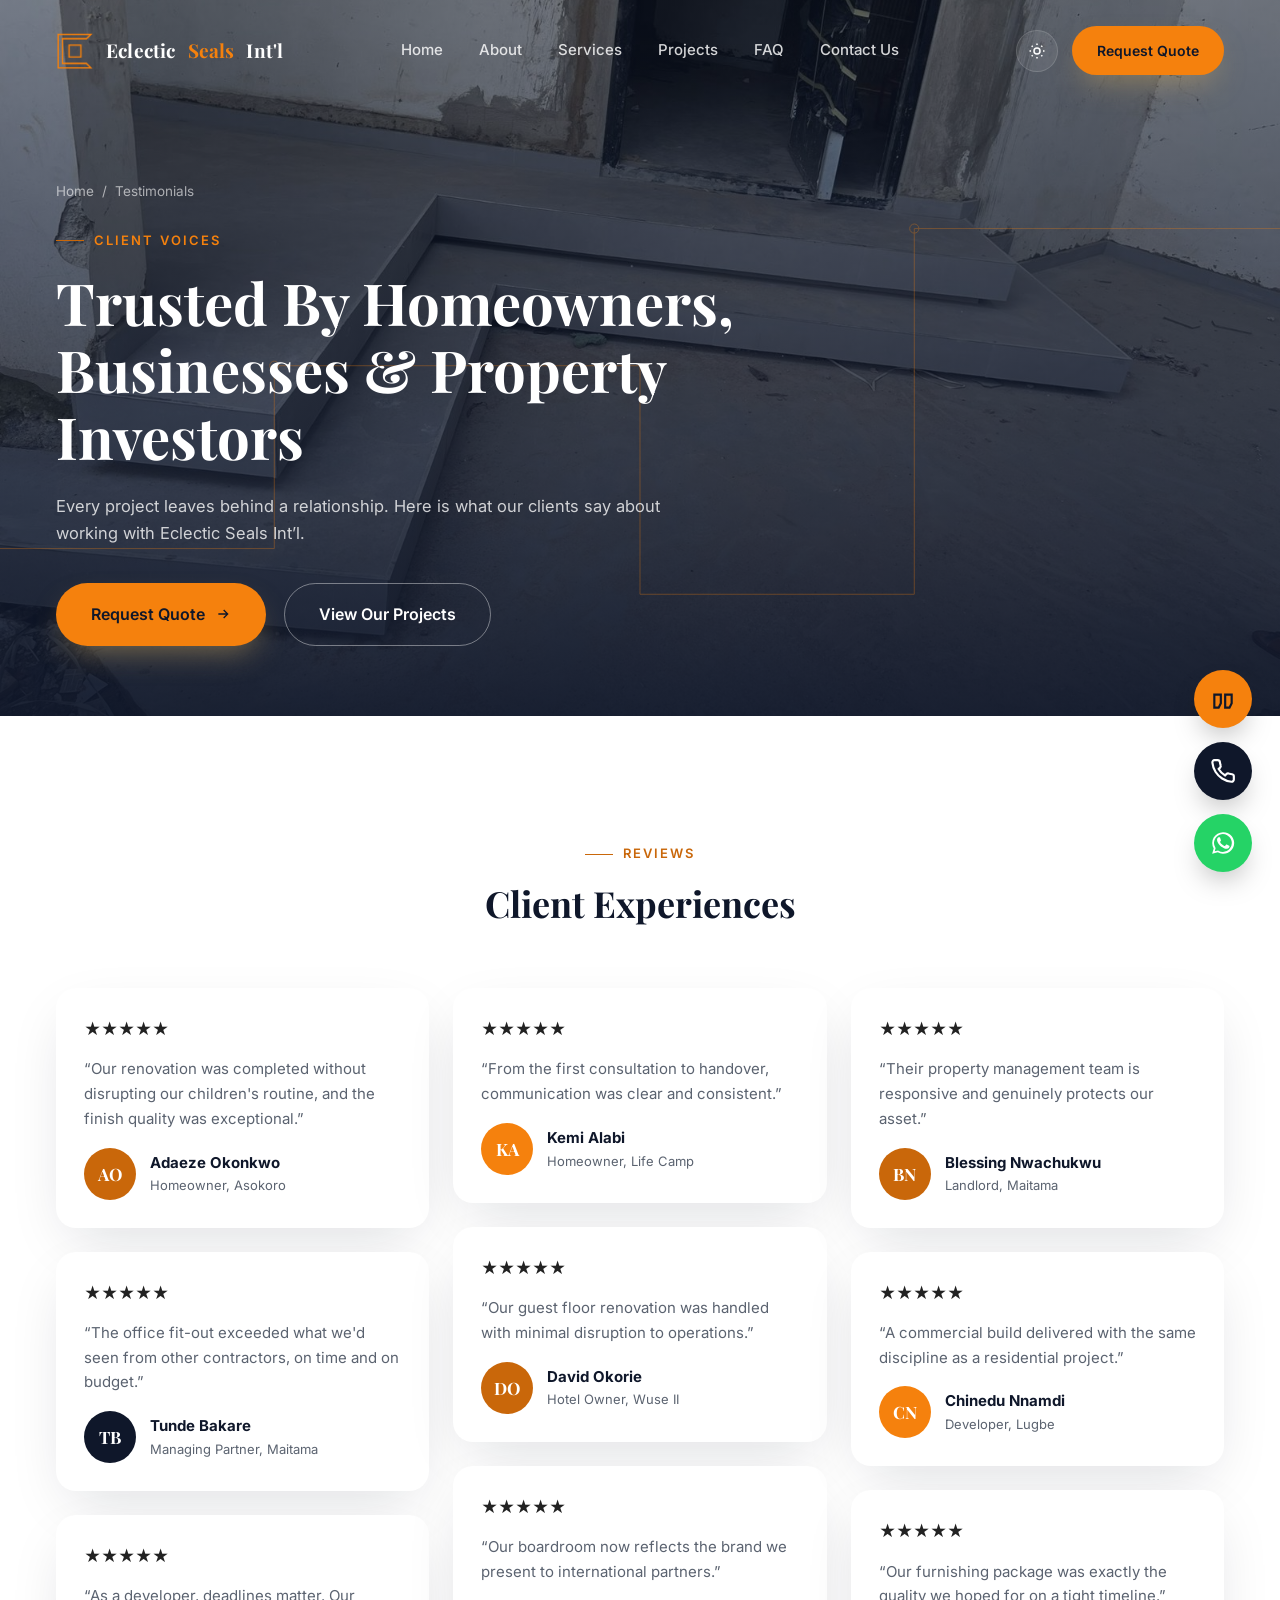
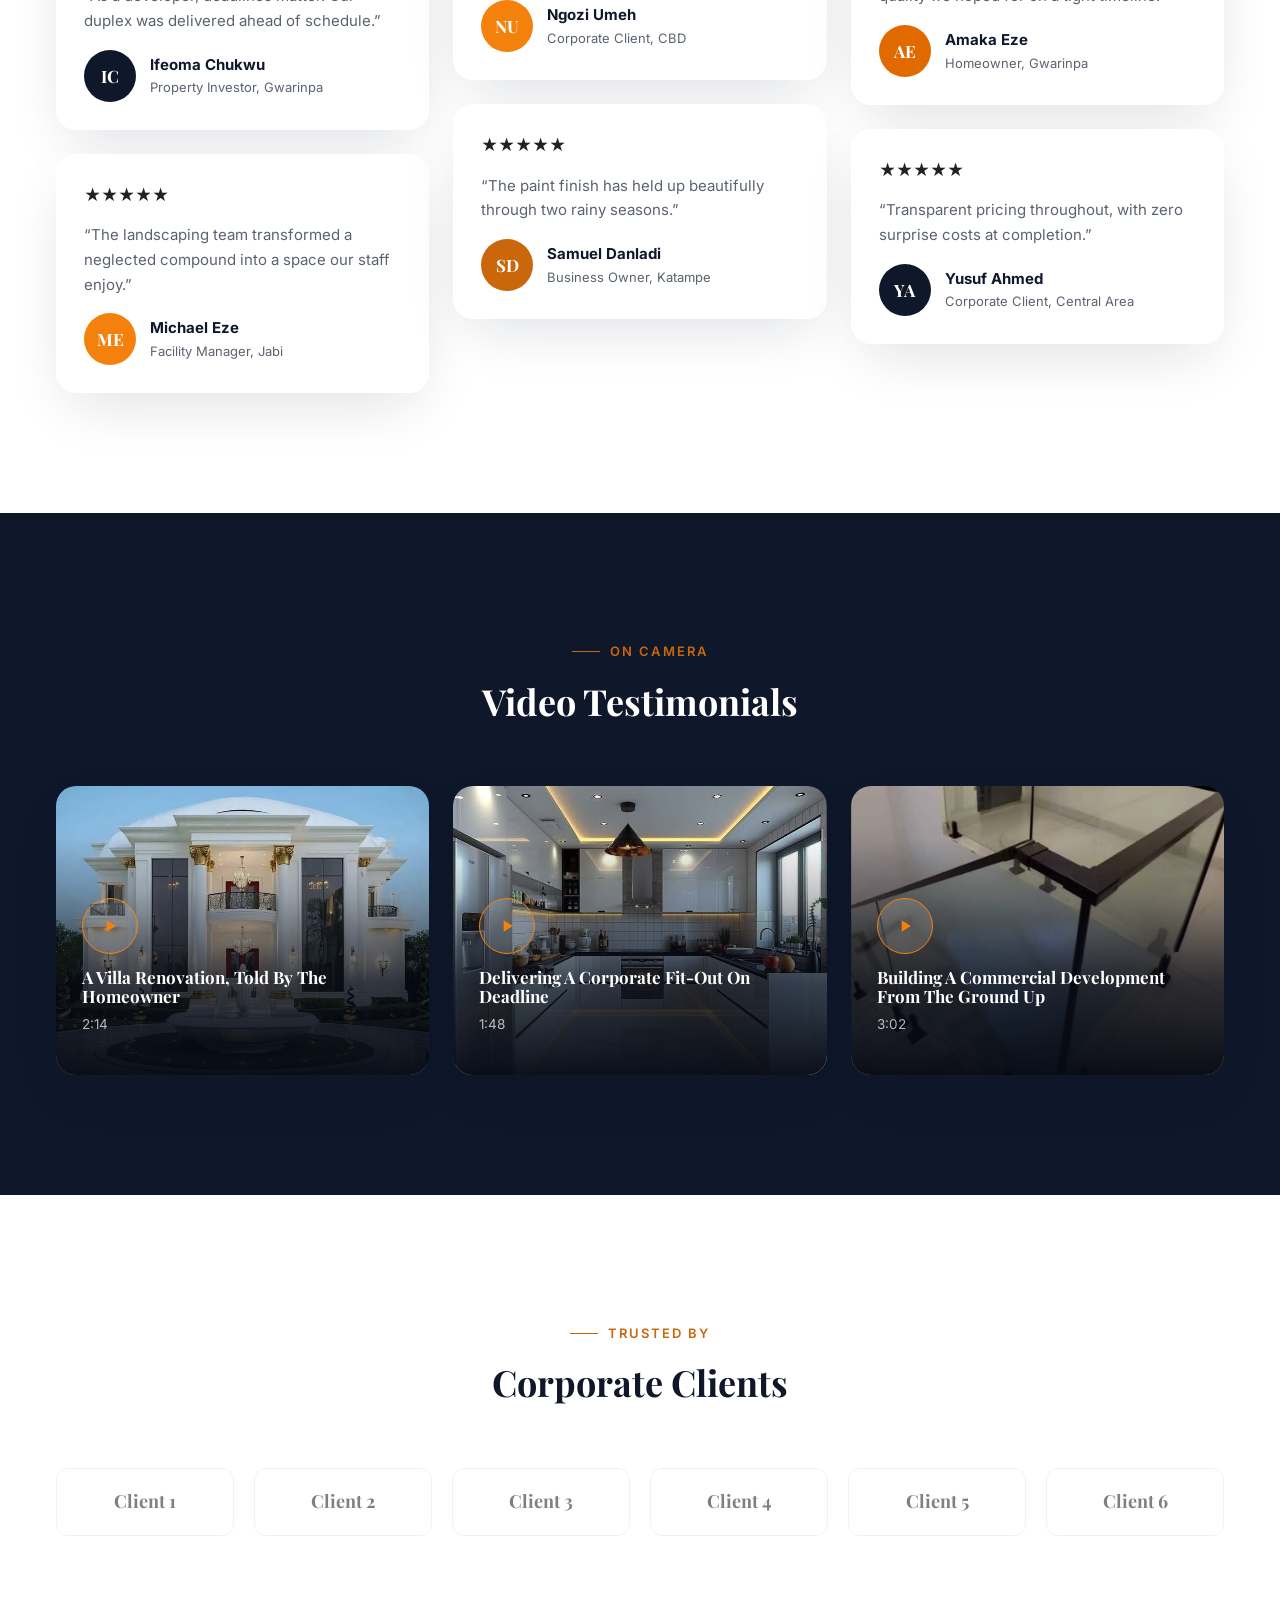
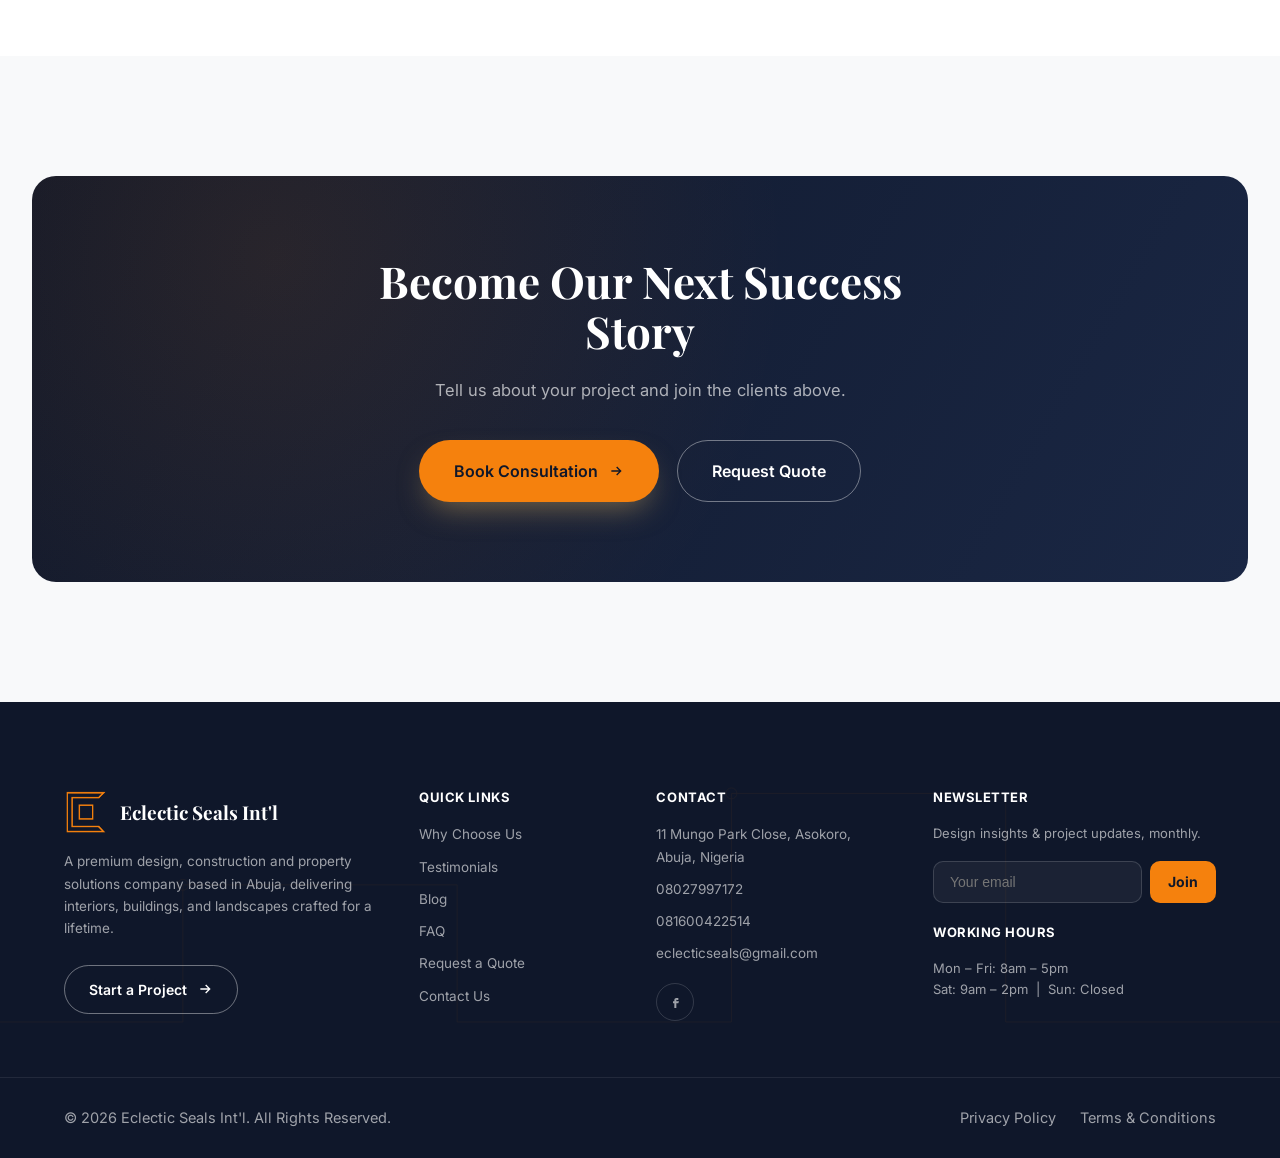
<file: testimonials.html>
<!DOCTYPE html>
<html lang="en">
<head>
<meta charset="UTF-8">
<meta name="viewport" content="width=device-width, initial-scale=1.0">
<title>Testimonials | Eclectic Seals Int'l</title>
<meta name="description" content="Read what homeowners, businesses and property investors say about working with Eclectic Seals Int'l on their construction and design projects.">
<meta name="keywords" content="Eclectic Seals reviews, construction company testimonials Abuja">
<link rel="canonical" href="https://www.eclecticseals.com/testimonials">
<meta name="robots" content="index, follow">
<meta property="og:type" content="website">
<meta property="og:title" content="Testimonials | Eclectic Seals Int'l">
<meta property="og:description" content="Read what homeowners, businesses and property investors say about working with Eclectic Seals Int'l on their construction and design projects.">
<meta property="og:url" content="https://www.eclecticseals.com/testimonials">
<meta property="og:site_name" content="Eclectic Seals Int'l">
<meta name="twitter:card" content="summary_large_image">
<meta name="twitter:title" content="Testimonials | Eclectic Seals Int'l">
<meta name="twitter:description" content="Read what homeowners, businesses and property investors say about working with Eclectic Seals Int'l on their construction and design projects.">
<link rel="icon" type="image/png" href="images/logo-icon.png">
<link rel="preconnect" href="https://fonts.googleapis.com">
<link rel="preconnect" href="https://fonts.gstatic.com" crossorigin>
<link href="https://fonts.googleapis.com/css2?family=Playfair+Display:wght@600;700;800&family=Inter:wght@400;500;600;700&display=swap" rel="stylesheet">
<style>
/* =========================================================
   ECLECTIC SEALS INT'L — GLOBAL STYLESHEET
   Design system: Deep Navy / Gold / Copper on warm neutrals
   Signature motif: the "seal" — a circular architectural
   mark used for process steps, stat badges and the logo.
   ========================================================= */

:root{
  --navy: #0F172A;
  --navy-soft: #1B2842;
  --gold: #F5810D;
  --copper: #C9670A;
  --white: #FFFFFF;
  --bg: #F8F9FA;
  --charcoal: #222222;
  --light-gray: #F1F3F5;
  --success: #22C55E;

  --gold-10: rgba(245,129,13,0.10);
  --gold-20: rgba(245,129,13,0.20);
  --navy-70: rgba(15,23,42,0.70);
  --navy-85: rgba(15,23,42,0.85);

  --font-display: "Playfair Display", Georgia, serif;
  --font-body: "Inter", -apple-system, BlinkMacSystemFont, sans-serif;

  --container: 1320px;
  --gap: 8px;
  --radius-lg: 24px;
  --radius-md: 20px;
  --radius-sm: 12px;

  --shadow-soft: 0 20px 60px -15px rgba(15,23,42,0.15);
  --shadow-lift: 0 30px 80px -20px rgba(15,23,42,0.28);

  --ease: cubic-bezier(0.22, 1, 0.36, 1);
  --dur: 0.6s;
}

*,*::before,*::after{ box-sizing: border-box; }
html{ scroll-behavior: smooth; }
@media (prefers-reduced-motion: reduce){
  html{ scroll-behavior: auto; }
  *,*::before,*::after{ animation-duration: 0.01ms !important; animation-iteration-count: 1 !important; transition-duration: 0.01ms !important; scroll-behavior: auto !important; }
}

body{
  margin:0;
  font-family: var(--font-body);
  color: var(--charcoal);
  background: var(--white);
  font-size: 16.5px;
  line-height: 1.65;
  -webkit-font-smoothing: antialiased;
  overflow-x: hidden;
}

h1,h2,h3,h4,.font-display{ font-family: var(--font-display); color: var(--navy); margin: 0 0 0.4em; line-height: 1.15; font-weight: 700; }
p{ margin: 0 0 1em; }
a{ color: inherit; text-decoration: none; }
img{ max-width: 100%; display: block; }
ul{ margin:0; padding:0; list-style:none; }
button{ font-family: inherit; cursor: pointer; }

::selection{ background: var(--gold-20); color: var(--navy); }

:focus-visible{ outline: 3px solid var(--gold); outline-offset: 3px; }

.container{ max-width: var(--container); margin: 0 auto; padding: 0 56px; }
@media (max-width: 720px){ .container{ padding: 0 24px; } }
.grid-12{ display: grid; grid-template-columns: repeat(12,1fr); gap: 32px; }

.section{ padding: 120px 0; position: relative; }
.section--tight{ padding: 80px 0; }
.section--dark{ background: var(--navy); color: rgba(255,255,255,0.85); }
.section--dark h1,.section--dark h2,.section--dark h3{ color: var(--white); }
.section--light{ background: var(--light-gray); }
.section--bg{ background: var(--bg); }

.eyebrow{
  display:inline-flex; align-items:center; gap:10px;
  font-family: var(--font-body); font-size: 13px; letter-spacing: 0.16em; text-transform: uppercase;
  color: var(--copper); font-weight: 600; margin-bottom: 18px;
}
.eyebrow::before{ content:""; width: 28px; height: 1px; background: var(--copper); display:inline-block; }

.section-head{ max-width: 720px; margin-bottom: 64px; }
.section-head.center{ margin-left:auto; margin-right:auto; text-align:center; }
.section-head h2{ font-size: clamp(26px, 3.2vw, 36px); }
.section-head p{ font-size: 16.5px; color: #5b6370; }
.section--dark .section-head p{ color: rgba(255,255,255,0.65); }

/* ---------- Buttons ---------- */
.btn{
  position: relative; overflow: hidden;
  display:inline-flex; align-items:center; justify-content:center; gap:10px;
  padding: 17px 34px; border-radius: 100px; font-size:16px; font-weight:600;
  border: 1px solid transparent; transition: transform 0.35s var(--ease), box-shadow 0.35s var(--ease), background 0.35s var(--ease), color .35s var(--ease);
  white-space: nowrap;
}
.btn-primary{ background: var(--gold); color: var(--navy); box-shadow: 0 14px 30px -10px rgba(200,164,93,0.55); }
.btn-primary:hover{ transform: translateY(-3px); box-shadow: 0 20px 40px -10px rgba(200,164,93,0.65); }
.btn-outline{ background: transparent; color: var(--white); border-color: rgba(255,255,255,0.4); }
.btn-outline:hover{ background: rgba(255,255,255,0.12); transform: translateY(-3px); border-color: var(--white); }
.btn-outline-dark{ background: transparent; color: var(--navy); border-color: rgba(15,23,42,0.25); }
.btn-outline-dark:hover{ background: var(--navy); color: var(--white); transform: translateY(-3px); }
.btn-sm{ padding: 12px 24px; font-size: 14px; }
.btn svg{ width:16px; height:16px; transition: transform 0.3s var(--ease); }
.btn:hover svg{ transform: translateX(4px); }
.btn .ripple{ position:absolute; border-radius:50%; background: rgba(255,255,255,0.5); transform: scale(0); animation: ripple 0.6s linear; pointer-events:none; }
@keyframes ripple{ to{ transform: scale(3); opacity:0; } }
.btn-group{ display:flex; gap:18px; flex-wrap:wrap; }

/* ---------- Page loader ---------- */
#page-loader{ position:fixed; inset:0; background: var(--navy); z-index: 9999; display:flex; align-items:center; justify-content:center; transition: opacity 0.6s var(--ease), visibility 0.6s; }
#page-loader.loaded{ opacity:0; visibility:hidden; }
.loader-seal{ width:64px; height:64px; border-radius:50%; border: 2px solid var(--gold-20); border-top-color: var(--gold); animation: spin 1s linear infinite; }
@keyframes spin{ to{ transform: rotate(360deg); } }

/* ---------- Scroll progress ---------- */
#scroll-progress{ position:fixed; top:0; left:0; height:3px; background: linear-gradient(90deg, var(--gold), var(--copper)); z-index: 1001; width:0%; }

/* ---------- Nav ---------- */
.site-nav{
  position: fixed; top:0; left:0; right:0; z-index: 1000;
  padding: 26px 0; transition: padding 0.4s var(--ease), background 0.4s var(--ease), box-shadow 0.4s var(--ease);
}
.site-nav.scrolled{
  padding: 14px 0; background: rgba(15,23,42,0.72); backdrop-filter: blur(16px) saturate(140%); -webkit-backdrop-filter: blur(16px) saturate(140%);
  box-shadow: 0 10px 40px -20px rgba(0,0,0,0.4);
}
.nav-inner{ display:flex; align-items:center; justify-content:space-between; gap:24px; }
.brand{ display:flex; align-items:center; gap:12px; font-family: var(--font-display); font-weight:700; font-size:19px; color: var(--white); letter-spacing: 0.01em; }
.brand .seal-mark{ width:38px; height:38px; flex-shrink:0; object-fit:contain; }
.brand span{ color: var(--gold); }
.nav-links{ display:flex; align-items:center; gap:36px; }
.nav-links a{ color: rgba(255,255,255,0.82); font-size: 15px; font-weight:500; position:relative; padding: 6px 0; }
.nav-links a::after{ content:""; position:absolute; left:0; bottom:0; width:0; height:1px; background: var(--gold); transition: width 0.35s var(--ease); }
.nav-links a:hover::after, .nav-links a.active::after{ width:100%; }
.nav-links a.active{ color: var(--gold); }
.nav-cta{ display:flex; align-items:center; gap:14px; }
.nav-toggle{ display:none; }
.mega-panel{
  position:absolute; top: 100%; left:0; right:0; margin-top: 18px;
  background: rgba(15,23,42,0.96); backdrop-filter: blur(20px);
  border-radius: var(--radius-md); padding: 32px; box-shadow: var(--shadow-lift);
  opacity:0; visibility:hidden; transform: translateY(-10px);
  transition: opacity 0.35s var(--ease), transform 0.35s var(--ease), visibility 0.35s;
  display:grid; grid-template-columns: repeat(4,1fr); gap: 8px 24px;
}
.nav-item{ position: relative; }
.nav-item:hover .mega-panel, .mega-panel:hover{ opacity:1; visibility:visible; transform: translateY(0); }
.mega-panel a{ display:block; padding: 10px 12px; border-radius: 10px; font-size:14px; color: rgba(255,255,255,0.75); }
.mega-panel a:hover{ background: rgba(255,255,255,0.06); color: var(--gold); }
.mega-panel a::after{ display:none; }

.mobile-toggle{ display:none; width:44px; height:44px; border-radius:50%; background: rgba(255,255,255,0.08); border:1px solid rgba(255,255,255,0.15); align-items:center; justify-content:center; }
.mobile-toggle span, .mobile-toggle span::before, .mobile-toggle span::after{ content:""; display:block; width:18px; height:2px; background: var(--white); position:relative; transition: all 0.3s var(--ease); }
.mobile-toggle span::before{ position:absolute; top:-6px; }
.mobile-toggle span::after{ position:absolute; top:6px; }
.mobile-toggle.open span{ background: transparent; }
.mobile-toggle.open span::before{ top:0; transform: rotate(45deg); background: var(--gold); }
.mobile-toggle.open span::after{ top:0; transform: rotate(-45deg); background: var(--gold); }

.mobile-menu{
  position: fixed; inset:0; background: var(--navy); z-index: 999;
  display:flex; flex-direction: column; justify-content:center; padding: 100px 40px 40px;
  transform: translateY(-100%); transition: transform 0.5s var(--ease), visibility 0.5s;
  overflow-y: auto; visibility: hidden; pointer-events: none;
}
.mobile-menu.open{ transform: translateY(0); visibility: visible; pointer-events: auto; }
.mobile-menu a{ font-family: var(--font-display); font-size: clamp(20px, 4vw, 32px); color: var(--white); padding: 10px 0; border-bottom: 1px solid rgba(255,255,255,0.08); flex-shrink:0; }
.mobile-menu a:hover{ color: var(--gold); }

/* ---------- Hero ---------- */
.hero{ position:relative; min-height: 100vh; display:flex; align-items:center; color: var(--white); overflow:hidden; background: var(--navy); padding: 60px 0 70px; }
.hero-bg{ position:absolute; inset:0; background-size: cover; background-position:center; }
.hero-bg::after{ content:""; position:absolute; inset:0; background: linear-gradient(180deg, rgba(15,23,42,0.55) 0%, rgba(15,23,42,0.78) 60%, rgba(15,23,42,0.95) 100%); }
.hero-lines{ position:absolute; inset:0; opacity:0.35; pointer-events:none; }
.hero-content{ position:relative; z-index:2; padding-top: 150px; width:100%; margin-left:0; margin-right:0; }
.hero h1{ color: var(--white); font-size: clamp(34px, 4.6vw, 58px); max-width: 720px; font-weight:700; }
.hero h1 em{ font-style: normal; color: var(--gold); }
.hero p.lead{ max-width: 620px; font-size: 16.5px; color: rgba(255,255,255,0.78); margin-bottom: 36px; }
.hero-badges{ display:flex; flex-wrap:wrap; align-items:center; gap:14px; margin-top: 48px; }
.hero-badge{ display:flex; align-items:center; gap:10px; padding: 12px 20px; border-radius: 100px; background: rgba(255,255,255,0.07); border: 1px solid rgba(255,255,255,0.14); backdrop-filter: blur(10px); font-size: 14px; color: rgba(255,255,255,0.85); }
.hero-badges-label{
  position:relative; font-weight:800; color: var(--white); font-size:15px; letter-spacing:0.04em; text-transform:uppercase; margin-right:10px;
  padding-bottom:12px;
}
.hero-badges-label::after{
  content:"";
  position:absolute; left:0; bottom:0; width:100%; height:8px;
  background-image: url("data:image/svg+xml,%3Csvg xmlns='http://www.w3.org/2000/svg' viewBox='0 0 120 10' preserveAspectRatio='none'%3E%3Cpath d='M0 6 Q 10 0, 20 6 T 40 6 T 60 6 T 80 6 T 100 6 T 120 6' stroke='%23F5810D' stroke-width='2.4' fill='none' stroke-linecap='round'/%3E%3C/svg%3E");
  background-repeat: no-repeat;
  background-size: 100% 100%;
}
.hero-list{ list-style:none; display:grid; grid-template-columns: 1fr 1fr; gap:9px 28px; max-width:560px; margin: 0 0 32px; padding:0; }
.hero-list li{ position:relative; padding-left:20px; color:rgba(255,255,255,0.82); font-size:15px; }
.hero-list li::before{ content:""; position:absolute; left:0; top:8px; width:7px; height:7px; border-radius:50%; background: var(--gold); }
@media (max-width: 560px){ .hero-list{ grid-template-columns: 1fr; } }
.hero-badge svg{ width:16px; height:16px; color: var(--gold); flex-shrink:0; }

.hero--page{ min-height: 68vh; }
.hero--page .hero-content{ padding-top: 120px; }

/* ---------- Reveal animations ---------- */
.reveal{ opacity:0; transform: translateY(36px); transition: opacity 0.9s var(--ease), transform 0.9s var(--ease); }
.reveal.in{ opacity:1; transform: translateY(0); }
.reveal-left{ opacity:0; transform: translateX(-44px); transition: opacity 0.9s var(--ease), transform 0.9s var(--ease); }
.reveal-left.in{ opacity:1; transform: translateX(0); }
.reveal-right{ opacity:0; transform: translateX(44px); transition: opacity 0.9s var(--ease), transform 0.9s var(--ease); }
.reveal-right.in{ opacity:1; transform: translateX(0); }
.reveal-scale{ opacity:0; transform: scale(0.92); transition: opacity 0.9s var(--ease), transform 0.9s var(--ease); }
.reveal-scale.in{ opacity:1; transform: scale(1); }
.stagger.in > *{ transition-delay: calc(var(--i, 0) * 0.09s); }

/* ---------- Intro split ---------- */
.split{ display:grid; grid-template-columns: 1fr 1fr; gap: 72px; align-items:center; }
.split-media{ position:relative; border-radius: var(--radius-lg); overflow:hidden; aspect-ratio: 4/5; box-shadow: var(--shadow-soft); }
.split-media img{ width:100%; height:100%; object-fit:cover; transition: transform 1.2s var(--ease); }
.split-media:hover img{ transform: scale(1.06); }

/* ---------- Bento / cards ---------- */
.bento{ display:grid; grid-template-columns: repeat(3, 1fr); gap: 24px; }
.card{ background: var(--white); border-radius: var(--radius-md); padding: 36px 30px; box-shadow: var(--shadow-soft); transition: transform 0.45s var(--ease), box-shadow 0.45s var(--ease); border: 1px solid rgba(15,23,42,0.05); display:flex; flex-direction:column; }
.card:hover{ transform: translateY(-10px); box-shadow: var(--shadow-lift); }
.icon{ width:56px; height:56px; border-radius:16px; background: var(--gold-10); display:flex; align-items:center; justify-content:center; color: var(--copper); }
.icon svg{ width:26px; height:26px; }
.card .icon{ width:56px; height:56px; border-radius: 16px; background: var(--gold-10); display:flex; align-items:center; justify-content:center; margin-bottom: 22px; color: var(--copper); }
.card .icon svg{ width:26px; height:26px; }
.card h3{ font-size:18.5px; }
.card p{ color:#5b6370; font-size:15.5px; margin-bottom: 14px; }
.card ul{ margin-bottom: 18px; flex-grow:1; }
.card ul li{ font-size:14.5px; color:#5b6370; padding: 4px 0 4px 20px; position:relative; }
.card ul li::before{ content:""; position:absolute; left:0; top:13px; width:8px; height:1px; background: var(--copper); }
.card .learn{
  font-size:13.5px; font-weight:700; color: var(--navy); display:inline-flex; align-items:center; justify-content:center; gap:8px;
  padding: 12px 20px; border-radius: 100px; background: var(--gold-10); border: 1px solid transparent;
  transition: all 0.35s var(--ease); align-self:flex-start; margin-top:auto;
}
.card:hover .learn{ background: var(--gold); color: var(--navy); }
.card .learn svg{ width:14px; height:14px; transition: transform 0.3s var(--ease); }
.card:hover .learn svg{ transform: translateX(4px); }

.feature-dark{ background: rgba(255,255,255,0.04); border:1px solid rgba(255,255,255,0.09); border-radius: var(--radius-md); padding: 34px; transition: border-color 0.4s var(--ease), transform 0.4s var(--ease); }
.feature-dark:hover{ border-color: var(--gold); transform: translateY(-6px); }
.feature-dark .icon{ width:50px; height:50px; border-radius:14px; background: var(--gold-10); display:flex; align-items:center; justify-content:center; color: var(--gold); margin-bottom: 20px; }
.service-block > .icon{ width:56px; height:56px; border-radius:16px; background: var(--gold-10); display:flex; align-items:center; justify-content:center; color: var(--copper); }
.service-block > .icon svg{ width:26px; height:26px; }
.feature-dark h3{ color: var(--white); font-size: 19px; }
.feature-dark p{ color: rgba(255,255,255,0.6); font-size: 15px; margin:0; }

.grid-2{ display:grid; grid-template-columns: repeat(2,1fr); gap:24px; }
.grid-3{ display:grid; grid-template-columns: repeat(3,1fr); gap:24px; }
.grid-4{ display:grid; grid-template-columns: repeat(4,1fr); gap:24px; }
.grid-6{ display:grid; grid-template-columns: repeat(6,1fr); gap:20px; }

/* ---------- Seal / process markers (signature element) ---------- */
.seal{
  width:64px; height:64px; border-radius:50%;
  border: 1.5px solid var(--gold); position:relative;
  display:flex; align-items:center; justify-content:center;
  flex-shrink:0; background: var(--white);
}
.seal::before{ content:""; position:absolute; inset:6px; border:1px solid var(--gold-20); border-radius:50%; }
.seal span{ font-family: var(--font-display); font-weight:700; color: var(--navy); font-size:18px; }
.section--dark .seal{ background: transparent; }
.section--dark .seal span{ color: var(--gold); }

.process-track{ position:relative; display:grid; grid-auto-flow:column; grid-auto-columns: 1fr; gap: 20px; }
.process-track::before{ content:""; position:absolute; top:32px; left:0; right:0; height:1px; background: linear-gradient(90deg, transparent, var(--gold-20) 10%, var(--gold-20) 90%, transparent); }
.process-step{ text-align:center; position:relative; }
.process-step .seal{ margin: 0 auto 20px; }
.process-step h4{ color: var(--white); font-size:16px; margin-bottom:8px; }
.process-step p{ color: rgba(255,255,255,0.55); font-size:13.5px; }

/* ---------- Project cards ---------- */
.project-card{ position:relative; border-radius: var(--radius-md); overflow:hidden; aspect-ratio: 4/3.1; box-shadow: var(--shadow-soft); }
.project-card img{ width:100%; height:100%; object-fit:cover; transition: transform 1s var(--ease); }
.project-card:hover img{ transform: scale(1.08); }
.project-card::after{ content:""; position:absolute; inset:0; background: linear-gradient(0deg, rgba(6,10,20,0.97) 0%, rgba(6,10,20,0.75) 32%, rgba(6,10,20,0.25) 62%, transparent 82%); }
.project-info{ position:absolute; left:0; right:0; bottom:0; padding: 26px; z-index:2; color: var(--white); transform: translateY(14px); transition: transform 0.5s var(--ease); }
.project-card:hover .project-info{ transform: translateY(0); }
.project-tag{ font-size:12px; letter-spacing:0.1em; text-transform:uppercase; color: var(--gold); margin-bottom:8px; display:block; }
.project-info h3{ color: var(--white); font-size:19px; margin-bottom:6px; }
.project-info .loc{ font-size:13.5px; color: rgba(255,255,255,0.7); margin-bottom:14px; }
.project-info a{ font-size:13.5px; font-weight:600; display:inline-flex; align-items:center; gap:6px; color: var(--white); border-bottom: 1px solid var(--gold); padding-bottom:2px; white-space:nowrap; }

.masonry{ column-count: 3; column-gap: 24px; }
.masonry .project-card{ break-inside: avoid; margin-bottom: 24px; }
.masonry .project-card:nth-child(3n+1){ aspect-ratio: 4/5; }
.masonry .project-card:nth-child(3n+2){ aspect-ratio: 4/3; }

.gallery-img{ border-radius: var(--radius-md); overflow:hidden; box-shadow: var(--shadow-soft); break-inside: avoid; margin-bottom: 24px; }
.gallery-img img{ width:100%; height:auto; display:block; transition: transform 0.7s var(--ease); }
.gallery-img:hover img{ transform: scale(1.05); }

/* ---------- Blog feed ---------- */
.blog-feed{ max-width: 800px; margin: 0 auto; display:flex; flex-direction:column; gap: 8px; }
.blog-post{ background: var(--white); border-radius: var(--radius-lg); padding: 36px 40px; box-shadow: var(--shadow-soft); margin-bottom: 28px; }
.blog-post-header{ display:flex; align-items:center; gap:16px; margin-bottom:14px; flex-wrap:wrap; }
.blog-post-date{ font-size:13px; color:#8a9099; }
.blog-post h2{ font-size:23px; margin-bottom:14px; }
.blog-post-body-text{ color:#5b6370; font-size:15.5px; line-height:1.7; margin-bottom: 20px; }
.blog-media-grid{ display:grid; grid-template-columns: repeat(3, 1fr); gap:10px; }
.blog-media-grid--1{ grid-template-columns: 1fr; }
.blog-media-grid--2{ grid-template-columns: 1fr 1fr; }
.blog-media-thumb{ border-radius:12px; overflow:hidden; aspect-ratio: 4/3; cursor:pointer; position:relative; }
.blog-media-thumb img{ width:100%; height:100%; object-fit:cover; transition: transform 0.5s var(--ease); }
.blog-media-thumb:hover img{ transform: scale(1.06); }
.blog-video{ grid-column: 1 / -1; border-radius:12px; overflow:hidden; aspect-ratio:16/9; background:#000; }
.blog-video iframe, .blog-video video{ width:100%; height:100%; border:0; display:block; }
@media (max-width: 640px){
  .blog-post{ padding:26px 22px; }
  .blog-media-grid, .blog-media-grid--2, .blog-media-grid--3, .blog-media-grid--4{ grid-template-columns: repeat(2,1fr); }
}

.filter-bar{ display:flex; flex-wrap:wrap; gap:12px; margin-bottom: 48px; }
.filter-btn{ padding: 10px 22px; border-radius: 100px; border: 1px solid rgba(15,23,42,0.15); background: transparent; font-size:14px; font-weight:600; color: var(--navy); transition: all 0.3s var(--ease); }
.filter-btn.active, .filter-btn:hover{ background: var(--navy); color: var(--white); border-color: var(--navy); }

/* ---------- Testimonials ---------- */
.testi-track{ position:relative; overflow:hidden; }
.testi-slides{ display:flex; transition: transform 0.7s var(--ease); }
.testi-slide{ min-width:100%; padding: 8px; }
.testi-card{ background: var(--white); border-radius: var(--radius-lg); padding: 48px; box-shadow: var(--shadow-soft); max-width: 760px; margin:0 auto; text-align:center; }
.testi-card .stars{ color: var(--gold); font-size:18px; letter-spacing:4px; margin-bottom: 20px; }
.testi-card p.quote{ font-family: var(--font-display); font-size: 20px; color: var(--navy); line-height:1.5; margin-bottom: 28px; }
.testi-person{ display:flex; align-items:center; justify-content:center; gap:14px; }
.testi-person img{ width:52px; height:52px; border-radius:50%; object-fit:cover; }
.avatar-initials{ width:52px; height:52px; border-radius:50%; display:flex; align-items:center; justify-content:center; color:#fff; font-family: var(--font-display); font-weight:700; font-size:17px; flex-shrink:0; }
.testi-person .name{ font-weight:700; color: var(--navy); font-size:15px; }
.testi-person .role{ font-size:13px; color:#5b6370; }
.testi-dots{ display:flex; justify-content:center; gap:10px; margin-top: 32px; }
.testi-dots button{ width:9px; height:9px; border-radius:50%; background: rgba(15,23,42,0.15); border:none; padding:0; }
.testi-dots button.active{ background: var(--gold); width:26px; border-radius:6px; }

.contact-info-row{ display:flex; align-items:flex-start; gap:16px; margin-bottom:22px; }
.contact-info-row .icon{ width:44px; height:44px; border-radius:12px; background: var(--gold-10); color: var(--copper); display:flex; align-items:center; justify-content:center; flex-shrink:0; }
.contact-info-row .icon svg{ width:20px; height:20px; }
.contact-info-row strong{ display:block; color: var(--navy); font-size:15px; margin-bottom:4px; }
.contact-info-row div div{ color:#5b6370; font-size:14.5px; line-height:1.6; }
.contact-info-row div div svg{ width:14px; height:14px; vertical-align:-2px; color: var(--copper); }

.mv-card{
  background: linear-gradient(160deg, #ffffff 0%, var(--bg) 100%);
  border-radius: var(--radius-lg); padding: 44px 40px; box-shadow: var(--shadow-soft);
  position:relative; overflow:hidden; border-top: 4px solid var(--gold);
  transition: transform 0.4s var(--ease), box-shadow 0.4s var(--ease);
}
.mv-card::after{ content:""; position:absolute; top:-40px; right:-40px; width:150px; height:150px; border-radius:50%; background: var(--gold-10); }
.mv-card:hover{ transform: translateY(-8px); box-shadow: var(--shadow-lift); }
.mv-icon{ position:relative; z-index:1; width:60px; height:60px; border-radius:16px; background: var(--navy); color: var(--gold); display:flex; align-items:center; justify-content:center; margin-bottom:24px; }
.mv-icon svg{ width:26px; height:26px; }
.mv-card h3{ position:relative; z-index:1; font-size:23px; margin-bottom:12px; }
.mv-card p{ position:relative; z-index:1; color:#5b6370; font-size:15.5px; margin:0; }

.service-block{ max-width: 880px; }
.service-bullets{ display:grid; grid-template-columns: 1fr 1fr; column-gap: 32px; row-gap: 2px; margin: 22px 0 28px; }
.service-bullet{ display:flex; align-items:center; gap:10px; padding: 7px 0; font-size:15px; color:var(--navy); font-weight:600; }
.service-bullet .tick{ display:inline-flex; width:16px; height:16px; color: var(--gold); flex-shrink:0; }
@media (max-width: 720px){ .service-bullets{ grid-template-columns: 1fr; } }

.expertise-grid{ display:grid; grid-template-columns: 1fr 1fr; gap:14px; }
.expertise-item{
  display:flex; align-items:center; gap:14px; padding: 16px 18px; background: var(--white);
  border-radius: 14px; box-shadow: var(--shadow-soft); transition: transform 0.35s var(--ease), box-shadow 0.35s var(--ease);
}
.expertise-item:hover{ transform: translateY(-4px); box-shadow: var(--shadow-lift); }
.expertise-item .icon{ width:42px; height:42px; border-radius:12px; flex-shrink:0; }
.expertise-item .icon svg{ width:20px; height:20px; }
.expertise-item span{ font-weight:700; color: var(--navy); font-size:14.5px; }
@media (max-width: 720px){ .expertise-grid{ grid-template-columns: 1fr; } }

.spotlight-grid{ display:grid; grid-template-columns: 1fr 1fr; gap:16px; }
.spotlight-item{ display:flex; align-items:flex-start; gap:14px; padding: 18px; background: var(--white); border-radius:14px; box-shadow: var(--shadow-soft); }
.spotlight-item .icon{ width:42px; height:42px; border-radius:12px; flex-shrink:0; }
.spotlight-item .icon svg{ width:19px; height:19px; }
.spotlight-item strong{ display:block; color: var(--navy); font-size:14px; margin-bottom:3px; }
.spotlight-item span{ color:#5b6370; font-size:14px; }

/* ---------- Project gallery cards ---------- */
.project-card[data-gallery]{ cursor: pointer; }
.gallery-badge{
  position:absolute; top:16px; right:16px; z-index:3;
  background: rgba(9,14,26,0.75); backdrop-filter: blur(6px);
  color:#fff; font-size:12.5px; font-weight:700; padding:7px 13px; border-radius:100px;
  display:flex; align-items:center; gap:6px;
}
.gallery-badge svg{ width:14px; height:14px; }
.project-info .view-gallery{ font-size:13.5px; font-weight:600; display:inline-flex; align-items:center; gap:6px; color: var(--white); border-bottom: 1px solid var(--gold); padding-bottom:2px; white-space:nowrap; }

/* ---------- Before / After frames ---------- */
.ba-frame{ position:relative; border-radius: var(--radius-md); overflow:hidden; box-shadow: var(--shadow-soft); aspect-ratio: 4/3.2; }
.ba-frame img{ width:100%; height:100%; object-fit:cover; }
.ba-tag{ position:absolute; top:16px; left:16px; z-index:2; background: rgba(9,14,26,0.8); color:#fff; font-size:12px; font-weight:700; letter-spacing:0.08em; text-transform:uppercase; padding:7px 14px; border-radius:100px; }
.ba-tag--after{ background: var(--gold); color: var(--navy); }

/* ---------- Lightbox gallery ---------- */
.lightbox{
  position:fixed; inset:0; z-index:2000; background: rgba(6,9,18,0.97);
  display:flex; flex-direction:column; align-items:center; justify-content:center;
  padding: 32px 20px; opacity:0; visibility:hidden; transition: opacity 0.35s ease, visibility 0.35s;
}
.lightbox.open{ opacity:1; visibility:visible; }
.lightbox-stage{ position:relative; max-width:1100px; width:100%; display:flex; flex-direction:column; align-items:center; }
.lightbox-stage img{ max-width:100%; max-height:64vh; object-fit:contain; border-radius:14px; box-shadow:0 30px 90px rgba(0,0,0,0.55); background:#0b1220; }
.lightbox-caption{ margin-top:18px; text-align:center; }
.lightbox-caption h3{ color:#fff; font-size:19px; margin-bottom:4px; }
.lightbox-caption span{ color:rgba(255,255,255,0.5); font-size:13px; letter-spacing:0.05em; }
.lightbox-close{
  position:absolute; top:22px; right:24px; width:44px; height:44px; border-radius:50%;
  background: rgba(255,255,255,0.08); border:1px solid rgba(255,255,255,0.2); color:#fff;
  font-size:24px; line-height:1; cursor:pointer; z-index:5; transition: background 0.3s;
}
.lightbox-close:hover{ background: rgba(255,255,255,0.18); }
.lightbox-nav{
  position:absolute; top:50%; transform:translateY(-50%); width:52px; height:52px; border-radius:50%;
  background: rgba(255,255,255,0.08); border:1px solid rgba(255,255,255,0.2); color:#fff;
  display:flex; align-items:center; justify-content:center; cursor:pointer; z-index:5; font-size:20px;
  transition: background 0.3s;
}
.lightbox-nav:hover{ background: var(--gold); border-color: var(--gold); color: var(--navy); }
.lightbox-prev{ left:16px; }
.lightbox-next{ right:16px; }
.lightbox-thumbs{ display:flex; gap:10px; margin-top:26px; max-width:100%; overflow-x:auto; padding:4px 4px 10px; }
.lightbox-thumbs img{ width:64px; height:64px; object-fit:cover; border-radius:8px; opacity:0.45; cursor:pointer; transition: opacity 0.25s, transform 0.25s; flex-shrink:0; }
.lightbox-thumbs img.active{ opacity:1; box-shadow:0 0 0 2px var(--gold); }
.lightbox-thumbs img:hover{ opacity:0.85; transform: translateY(-2px); }
@media (max-width: 720px){
  .lightbox-nav{ width:42px; height:42px; font-size:16px; }
  .lightbox-prev{ left:6px; }
  .lightbox-next{ right:6px; }
  .lightbox-close{ top:12px; right:14px; width:38px; height:38px; font-size:20px; }
  .lightbox-stage img{ max-height:52vh; }
  .lightbox-thumbs img{ width:50px; height:50px; }
}
@media (max-width: 720px){ .spotlight-grid{ grid-template-columns: 1fr; } }

.testi-marquee{ overflow:hidden; -webkit-mask-image: linear-gradient(90deg, transparent, black 6%, black 94%, transparent); mask-image: linear-gradient(90deg, transparent, black 6%, black 94%, transparent); }
.testi-track-marquee{ display:flex; gap:24px; width:max-content; animation: testi-scroll 42s linear infinite; }
.testi-marquee:hover .testi-track-marquee{ animation-play-state: paused; }
.testi-card-mini{ flex: 0 0 380px; background: var(--white); border-radius: var(--radius-md); padding: 32px; box-shadow: var(--shadow-soft); }
.testi-card-mini .stars{ color: var(--gold); font-size:15px; letter-spacing:3px; margin-bottom: 16px; }
.testi-card-mini .quote{ font-size:15.5px; color:#4a5160; line-height:1.6; margin-bottom: 22px; min-height:110px; }
.testi-card-mini .testi-person{ display:flex; align-items:center; justify-content:flex-start; gap:12px; }
.testi-card-mini .testi-person img{ width:46px; height:46px; border-radius:50%; object-fit:cover; }
.testi-card-mini .avatar-initials{ width:46px; height:46px; font-size:15px; }
.testi-card-mini .testi-person .name{ font-weight:700; color: var(--navy); font-size:14px; }
.testi-card-mini .testi-person .role{ font-size:12.5px; color:#5b6370; }
@keyframes testi-scroll{ from{ transform: translateX(0); } to{ transform: translateX(-50%); } }
@media (max-width: 720px){
  .testi-card-mini{ flex-basis: 300px; }
}

.testi-grid{ columns: 3; column-gap: 24px; }
.testi-mini{ background: var(--white); border-radius: var(--radius-md); padding: 28px; box-shadow: var(--shadow-soft); break-inside: avoid; margin-bottom: 24px; transition: transform 0.4s var(--ease); }
.testi-mini:hover{ transform: translateY(-6px); }

/* ---------- Achievements / counters ---------- */
.achieve-grid{ display:grid; grid-template-columns: repeat(4,1fr); gap: 24px; }
.achieve-item{ text-align:center; padding: 40px 20px; border-radius: var(--radius-md); background: rgba(255,255,255,0.05); border: 1px solid rgba(255,255,255,0.08); }
.achieve-item .num{ font-family: var(--font-display); font-size: 48px; color: var(--gold); font-weight:700; }
.achieve-item .label{ font-size:14px; color: rgba(255,255,255,0.6); margin-top:6px; }

/* ---------- Blog ---------- */
.blog-card{ background: var(--white); border-radius: var(--radius-md); overflow:hidden; box-shadow: var(--shadow-soft); transition: transform 0.4s var(--ease); }
.blog-card:hover{ transform: translateY(-8px); }
.blog-img{ aspect-ratio: 16/10; overflow:hidden; }
.blog-img img{ width:100%; height:100%; object-fit:cover; transition: transform 0.8s var(--ease); }
.blog-card:hover .blog-img img{ transform: scale(1.08); }
.blog-body{ padding: 26px; }
.blog-cat{ font-size:12px; letter-spacing:0.1em; text-transform:uppercase; color: var(--copper); font-weight:600; }
.blog-body h3{ font-size:17.5px; margin: 10px 0; }
.blog-meta{ font-size:13px; color:#8a9099; display:flex; gap:14px; margin-top:16px; }

/* ---------- Forms ---------- */
.form-card{ background: var(--white); border-radius: var(--radius-lg); padding: 48px; box-shadow: var(--shadow-lift); }
.field{ margin-bottom: 22px; }
.field label{ display:block; font-size:14px; font-weight:600; color: var(--navy); margin-bottom:8px; }
.field input, .field select, .field textarea{
  width:100%; padding: 15px 18px; border-radius: 12px; border: 1.5px solid #e2e5ea; font-family: var(--font-body); font-size:15.5px; background: var(--bg); transition: border-color 0.3s, box-shadow 0.3s;
}
.field input:focus, .field select:focus, .field textarea:focus{ border-color: var(--gold); box-shadow: 0 0 0 4px var(--gold-10); outline:none; background: var(--white); }
.field textarea{ resize: vertical; min-height:130px; }
.field.error input, .field.error textarea{ border-color:#e05a4e; }
.field .err-msg{ color:#e05a4e; font-size:13px; margin-top:6px; display:none; }
.field.error .err-msg{ display:block; }
.field .success-check{ color: var(--success); }
.row-2{ display:grid; grid-template-columns: 1fr 1fr; gap:20px; }
.checkbox-row{ display:flex; gap:22px; flex-wrap:wrap; }
.checkbox-row label{ display:flex; align-items:center; gap:8px; font-size:14px; font-weight:500; color: var(--charcoal); }

.steps-indicator{ display:flex; justify-content:space-between; margin-bottom:44px; position:relative; }
.steps-indicator::before{ content:""; position:absolute; top:18px; left:0; right:0; height:2px; background:#e2e5ea; z-index:0; }
.step-dot{ position:relative; z-index:1; display:flex; flex-direction:column; align-items:center; gap:8px; }
.step-dot .circle{ width:38px; height:38px; border-radius:50%; background: var(--white); border:2px solid #e2e5ea; display:flex; align-items:center; justify-content:center; font-weight:700; color:#b0b6bf; font-size:14px; transition: all 0.3s; }
.step-dot.active .circle{ border-color: var(--gold); color: var(--gold); background: var(--gold-10); }
.step-dot.done .circle{ background: var(--gold); border-color: var(--gold); color: var(--navy); }
.step-dot .lbl{ font-size:12.5px; color:#8a9099; font-weight:600; }
.form-step{ display:none; }
.form-step.active{ display:block; }

.confirm-check{ width:88px; height:88px; border-radius:50%; background: var(--gold-10); display:flex; align-items:center; justify-content:center; margin: 0 auto 24px; }
.confirm-check svg{ width:40px; height:40px; color: var(--success); }

/* ---------- Accordion ---------- */
.accordion-item{ border-bottom: 1px solid #e5e7eb; }
.accordion-head{ width:100%; display:flex; justify-content:space-between; align-items:center; gap:20px; padding: 26px 4px; background:none; border:none; text-align:left; font-family: var(--font-display); font-size:19px; color: var(--navy); font-weight:700; }
.accordion-head .plus{ flex-shrink:0; width:32px; height:32px; border-radius:50%; border:1.5px solid var(--gold); display:flex; align-items:center; justify-content:center; transition: transform 0.35s var(--ease); position:relative; }
.accordion-head .plus::before, .accordion-head .plus::after{ content:""; position:absolute; background: var(--gold); }
.accordion-head .plus::before{ width:12px; height:1.5px; }
.accordion-head .plus::after{ width:1.5px; height:12px; transition: transform 0.35s var(--ease); }
.accordion-item.open .plus::after{ transform: scaleY(0); }
.accordion-item.open .plus{ transform: rotate(180deg); }
.accordion-body{ max-height:0; overflow:hidden; transition: max-height 0.4s var(--ease); }
.accordion-body-inner{ padding: 0 4px 26px; color:#5b6370; font-size:15.5px; }
.faq-search-wrap{ max-width:640px; margin: 0 auto 48px; position:relative; }
.faq-search-wrap input{ width:100%; padding: 18px 24px 18px 54px; border-radius:100px; border:1px solid rgba(255,255,255,0.2); background: rgba(255,255,255,0.08); color:var(--white); font-size:16px; backdrop-filter: blur(10px); }
.faq-search-wrap input::placeholder{ color: rgba(255,255,255,0.5); }
.faq-search-wrap svg{ position:absolute; left:22px; top:50%; transform: translateY(-50%); width:18px; height:18px; color: rgba(255,255,255,0.5); }
.faq-search-wrap--light input{ background: var(--bg); border-color:#e2e5ea; color: var(--navy); }
.faq-search-wrap--light input::placeholder{ color:#8a9099; }
.faq-search-wrap--light svg{ color:#8a9099; }

/* ---------- Timeline vertical (project detail) ---------- */
.timeline-v{ position:relative; padding-left: 40px; }
.timeline-v::before{ content:""; position:absolute; left:9px; top:6px; bottom:6px; width:1.5px; background: var(--gold-20); }
.timeline-v-item{ position:relative; padding-bottom: 36px; }
.timeline-v-item::before{ content:""; position:absolute; left:-40px; top:4px; width:19px; height:19px; border-radius:50%; background: var(--white); border:2px solid var(--gold); }

/* ---------- Footer ---------- */
.footer{ background: var(--navy); color: rgba(255,255,255,0.6); position:relative; overflow:hidden; font-size:14.5px; }
.footer .container{ padding-left: 64px; padding-right: 64px; }
@media (max-width: 900px){ .footer .container{ padding-left: 32px; padding-right: 32px; } }
.footer-lines{ position:absolute; inset:0; opacity:0.06; pointer-events:none; }
.footer-top{ padding: 88px 0 56px; position:relative; z-index:1; }
.footer-grid{ display:grid; grid-template-columns: 1.6fr 1fr 1.2fr 1.2fr; gap: 40px; }
.footer h4{ color: var(--white); font-size:13px; font-family: var(--font-body); font-weight:700; letter-spacing:0.04em; text-transform:uppercase; margin-bottom: 18px; }
.footer-brand{ display:flex; align-items:center; gap:12px; font-family: var(--font-display); font-size:19px; color:var(--white); font-weight:700; margin-bottom:16px; }
.footer-brand .seal-mark{ width:44px; height:44px; flex-shrink:0; object-fit:contain; }
.footer p{ font-size:13.5px; }
.footer li{ margin-bottom: 10px; font-size:13.5px; }
.footer a:hover{ color: var(--gold); }
.footer-social{ display:flex; gap:10px; margin-top:18px; flex-wrap:wrap; }
.footer-social a{ width:38px; height:38px; border-radius:50%; border:1px solid rgba(255,255,255,0.15); display:flex; align-items:center; justify-content:center; transition: all 0.3s; }
.footer-social a:hover{ background: var(--gold); border-color: var(--gold); color: var(--navy); transform: translateY(-4px); }
.footer-social svg{ width:16px; height:16px; }
.newsletter-mini{ display:flex; gap:8px; margin-top:16px; }
.newsletter-mini input{ flex:1; padding:12px 16px; border-radius:10px; border:1px solid rgba(255,255,255,0.15); background: rgba(255,255,255,0.05); color:var(--white); font-size:14px; }
.newsletter-mini button{ background: var(--gold); border:none; border-radius:10px; padding: 0 18px; color: var(--navy); font-weight:700; }
.footer-bottom{ border-top: 1px solid rgba(255,255,255,0.08); padding: 28px 0; display:flex; justify-content:space-between; align-items:center; flex-wrap:wrap; gap:12px; position:relative; z-index:1; }
.footer-bottom-links{ display:flex; gap:24px; }
.footer-bottom-links a:hover{ color: var(--gold); }

/* ---------- Floating actions ---------- */
.float-stack{ position:fixed; right:28px; bottom:28px; z-index: 900; display:flex; flex-direction:column; gap:14px; align-items:flex-end; }
.float-btn{ width:58px; height:58px; border-radius:50%; display:flex; align-items:center; justify-content:center; box-shadow: 0 14px 30px -10px rgba(0,0,0,0.35); transition: transform 0.3s var(--ease); border:none; color:var(--white); }
.float-btn:hover{ transform: scale(1.1) translateY(-2px); }
.float-btn svg{ width:26px; height:26px; }
.float-whatsapp{ background: #25D366; }
.float-call{ background: var(--navy); }
.float-quote{ background: var(--gold); color: var(--navy); }
.back-to-top{ width:48px; height:48px; border-radius:50%; background: var(--white); border: 1px solid rgba(15,23,42,0.1); box-shadow: var(--shadow-soft); display:flex; align-items:center; justify-content:center; opacity:0; visibility:hidden; transition: all 0.35s var(--ease); }
.back-to-top.show{ opacity:1; visibility:visible; }
.back-to-top svg{ width:18px; height:18px; color: var(--navy); }

/* ---------- CTA band ---------- */
.cta-band{ background: linear-gradient(120deg, var(--navy) 0%, #1a2744 100%); color:var(--white); border-radius: var(--radius-lg); padding: 80px; text-align:center; position:relative; overflow:hidden; margin: 0 32px; }
.cta-band::before{ content:""; position:absolute; inset:0; background: radial-gradient(circle at 20% 20%, var(--gold-10), transparent 50%); }
.cta-band h2{ color:var(--white); font-size: clamp(30px,4vw,44px); max-width:640px; margin: 0 auto 20px; position:relative; }
.cta-band p{ color: rgba(255,255,255,0.65); max-width:520px; margin: 0 auto 36px; position:relative; }
.cta-band .btn-group{ justify-content:center; position:relative; }

/* ---------- Dark mode ---------- */
body.dark{ background: #0b1220; color: rgba(255,255,255,0.82); }
body.dark .section--bg, body.dark .section--light{ background: #0f1729; }
body.dark h1, body.dark h2, body.dark h3, body.dark h4{ color: var(--white); }
body.dark .card, body.dark .blog-card, body.dark .testi-mini, body.dark .form-card, body.dark .testi-card{ background: #141d33; border-color: rgba(255,255,255,0.06); }
body.dark .card p, body.dark .card ul li{ color: rgba(255,255,255,0.55); }
body.dark .section-head p{ color: rgba(255,255,255,0.55); }
body.dark .field input, body.dark .field select, body.dark .field textarea{ background:#0b1220; border-color: rgba(255,255,255,0.12); color:var(--white); }
body.dark .filter-btn{ border-color: rgba(255,255,255,0.15); color: var(--white); }

.dark-toggle{ width:42px; height:42px; border-radius:50%; background: rgba(255,255,255,0.08); border:1px solid rgba(255,255,255,0.15); display:flex; align-items:center; justify-content:center; color: var(--white); }
.dark-toggle svg{ width:18px; height:18px; }

/* ---------- Utility ---------- */
.text-center{ text-align:center; }
.mt-0{ margin-top:0; } .mb-0{ margin-bottom:0; }
.tag-pill{ display:inline-block; padding:6px 16px; border-radius:100px; background: var(--gold-10); color: var(--copper); font-size:12.5px; font-weight:700; letter-spacing:0.04em; }
.skip-link{ position:absolute; left:-999px; top:0; background:var(--gold); color:var(--navy); padding:14px 22px; z-index:9999; border-radius: 0 0 10px 0; font-weight:700; }
.skip-link:focus{ left:0; }
.breadcrumb{ font-size:13.5px; color: rgba(255,255,255,0.6); display:flex; gap:8px; align-items:center; margin-bottom:20px; }
.breadcrumb a:hover{ color: var(--gold); }

/* ---------- Responsive ---------- */
@media (max-width: 1100px){
  .footer-grid{ grid-template-columns: 1fr 1fr; }
  .bento, .grid-4{ grid-template-columns: repeat(2,1fr); }
  .hero-stats{ grid-template-columns: repeat(2,1fr); }
  .masonry{ column-count:2; }
  .testi-grid{ columns:2; }
  .achieve-grid{ grid-template-columns: repeat(2,1fr); }
}
@media (max-width: 900px){
  .split{ grid-template-columns: 1fr; gap:40px; }
  .nav-links{ display:none; }
  .nav-cta .btn{ display:none; }
  .mobile-toggle{ display:flex; }
  .process-track{ grid-auto-flow: row; grid-template-columns: 1fr; }
  .process-track::before{ display:none; }
  .row-2{ grid-template-columns: 1fr; }
  .cta-band{ padding: 56px 28px; margin: 0 16px; }
}
@media (max-width: 720px){
  body{ font-size:16px; }
  .section{ padding: 80px 0; }
  .grid-3, .grid-4, .bento{ grid-template-columns: 1fr; }
  .masonry{ column-count:1; }
  .testi-grid{ columns:1; }
  .achieve-grid{ grid-template-columns: repeat(2,1fr); }
  .form-card{ padding: 28px; }
  .cta-band{ padding: 44px 22px; }
  .float-stack{ right:16px; bottom:16px; }
  .footer-grid{ grid-template-columns: 1fr; gap: 36px; }
  .newsletter-mini{ flex-wrap: wrap; }
  .newsletter-mini input{ min-width: 0; flex-basis: 100%; }
}

/* ---------- Mobile overflow safeguard (does not affect desktop) ---------- */
@media (max-width: 900px){
  html{ overflow-x: hidden; }
  .footer-grid{ min-width: 0; }
  .footer-grid > div{ min-width: 0; }
}

</style>
<script type="application/ld+json">
{
  "@context": "https://schema.org",
  "@type": "GeneralContractor",
  "name": "Eclectic Seals Int'l",
  "image": "",
  "telephone": "+2348027997172",
  "email": "eclecticseals@gmail.com",
  "address": {
    "@type": "PostalAddress",
    "streetAddress": "11 Mungo Park Close, Asokoro",
    "addressLocality": "Abuja",
    "addressCountry": "NG"
  }
}
</script>
</head>
<body>
<a href="#main" class="skip-link">Skip to main content</a>
<div id="page-loader"><div class="loader-seal" aria-hidden="true"></div></div>
<div id="scroll-progress"></div>
<nav class="site-nav">
  <div class="container nav-inner">
    <a href="/" class="brand"><img class="seal-mark" src="images/logo-icon.png" alt="Eclectic Seals Int'l logo mark" loading="lazy">Eclectic <span>Seals</span> Int'l</a>
    <div class="nav-links">
      <a href="/" class="">Home</a>
<a href="/about" class="">About</a>
<a href="/services" class="">Services</a>
<a href="/projects" class="">Projects</a>
<a href="/faq" class="">FAQ</a>
<a href="/contact" class="">Contact Us</a>

    </div>
    <div class="nav-cta">
      <button class="dark-toggle" aria-label="Toggle dark mode"><svg viewBox="0 0 24 24" fill="none" stroke="currentColor" stroke-width="2"><circle cx="12" cy="12" r="4"/><path d="M12 2v2M12 20v2M4.9 4.9l1.4 1.4M17.7 17.7l1.4 1.4M2 12h2M20 12h2M4.9 19.1l1.4-1.4M17.7 6.3l1.4-1.4"/></svg></button>
      <a href="/request-quote" class="btn btn-primary btn-sm">Request Quote</a>
      <button class="mobile-toggle" aria-label="Open menu"><span></span></button>
    </div>
  </div>
</nav>
<div class="mobile-menu">
  <a href="/">Home</a><a href="/about">About</a><a href="/services">Services</a><a href="/projects">Projects</a><a href="/faq">FAQ</a><a href="/contact">Contact Us</a><a href="/why-us">Why Choose Us</a><a href="/testimonials">Testimonials</a><a href="/blog">Blog</a><a href="/request-quote">Request a Quote</a>
</div>
<header class="hero hero--page">
  <div class="hero-bg" style="background-image:url('images/hero_testimonials.jpg');"></div>
  <svg class="hero-lines" viewBox="0 0 1400 800" xmlns="http://www.w3.org/2000/svg">
<path d="M0 600 L300 600 L300 400 L700 400 L700 650 L1000 650 L1000 250 L1400 250" stroke="#F5810D" stroke-width="1" fill="none"/>
<circle cx="300" cy="400" r="5" fill="none" stroke="#F5810D"/>
<circle cx="1000" cy="250" r="5" fill="none" stroke="#F5810D"/>
</svg>
  <div class="container hero-content">
    <div class="breadcrumb"><a href="/">Home</a> <span>/</span> <span>Testimonials</span></div>
    <div class="eyebrow" style="color:#F5810D;">Client Voices</div>
    <h1>Trusted By Homeowners, Businesses &amp; Property Investors</h1>
    <p class="lead">Every project leaves behind a relationship. Here is what our clients say about working with Eclectic Seals Int&rsquo;l.</p>
    
    <div class="btn-group">
      <a href="/request-quote" class="btn btn-primary">Request Quote <svg viewBox="0 0 24 24" fill="none" stroke="currentColor" stroke-width="2"><path d="M5 12h14M13 6l6 6-6 6"/></svg></a>
      <a href="/projects" class="btn btn-outline">View Our Projects</a>
    </div>
    
  </div>
</header>
<section class="section" id="main"><div class="container"><div class="section-head center"><div class="eyebrow" style="justify-content:center;">Reviews</div><h2>Client Experiences</h2></div><div class="testi-grid"><div class="testi-mini reveal">
      <div class="stars" style="margin-bottom:14px;">&starf;&starf;&starf;&starf;&starf;</div>
      <p style="font-size:15px; color:#5b6370;">&ldquo;Our renovation was completed without disrupting our children's routine, and the finish quality was exceptional.&rdquo;</p>
      <div class="testi-person" style="justify-content:flex-start; margin-top:16px;"><div class="avatar-initials" style="background:#C9670A;">AO</div><div><div class="name">Adaeze Okonkwo</div><div class="role">Homeowner, Asokoro</div></div></div>
    </div><div class="testi-mini reveal">
      <div class="stars" style="margin-bottom:14px;">&starf;&starf;&starf;&starf;&starf;</div>
      <p style="font-size:15px; color:#5b6370;">&ldquo;The office fit-out exceeded what we'd seen from other contractors, on time and on budget.&rdquo;</p>
      <div class="testi-person" style="justify-content:flex-start; margin-top:16px;"><div class="avatar-initials" style="background:#0F172A;">TB</div><div><div class="name">Tunde Bakare</div><div class="role">Managing Partner, Maitama</div></div></div>
    </div><div class="testi-mini reveal">
      <div class="stars" style="margin-bottom:14px;">&starf;&starf;&starf;&starf;&starf;</div>
      <p style="font-size:15px; color:#5b6370;">&ldquo;As a developer, deadlines matter. Our duplex was delivered ahead of schedule.&rdquo;</p>
      <div class="testi-person" style="justify-content:flex-start; margin-top:16px;"><div class="avatar-initials" style="background:#0F172A;">IC</div><div><div class="name">Ifeoma Chukwu</div><div class="role">Property Investor, Gwarinpa</div></div></div>
    </div><div class="testi-mini reveal">
      <div class="stars" style="margin-bottom:14px;">&starf;&starf;&starf;&starf;&starf;</div>
      <p style="font-size:15px; color:#5b6370;">&ldquo;The landscaping team transformed a neglected compound into a space our staff enjoy.&rdquo;</p>
      <div class="testi-person" style="justify-content:flex-start; margin-top:16px;"><div class="avatar-initials" style="background:#F5810D;">ME</div><div><div class="name">Michael Eze</div><div class="role">Facility Manager, Jabi</div></div></div>
    </div><div class="testi-mini reveal">
      <div class="stars" style="margin-bottom:14px;">&starf;&starf;&starf;&starf;&starf;</div>
      <p style="font-size:15px; color:#5b6370;">&ldquo;From the first consultation to handover, communication was clear and consistent.&rdquo;</p>
      <div class="testi-person" style="justify-content:flex-start; margin-top:16px;"><div class="avatar-initials" style="background:#F5810D;">KA</div><div><div class="name">Kemi Alabi</div><div class="role">Homeowner, Life Camp</div></div></div>
    </div><div class="testi-mini reveal">
      <div class="stars" style="margin-bottom:14px;">&starf;&starf;&starf;&starf;&starf;</div>
      <p style="font-size:15px; color:#5b6370;">&ldquo;Our guest floor renovation was handled with minimal disruption to operations.&rdquo;</p>
      <div class="testi-person" style="justify-content:flex-start; margin-top:16px;"><div class="avatar-initials" style="background:#C9670A;">DO</div><div><div class="name">David Okorie</div><div class="role">Hotel Owner, Wuse II</div></div></div>
    </div><div class="testi-mini reveal">
      <div class="stars" style="margin-bottom:14px;">&starf;&starf;&starf;&starf;&starf;</div>
      <p style="font-size:15px; color:#5b6370;">&ldquo;Our boardroom now reflects the brand we present to international partners.&rdquo;</p>
      <div class="testi-person" style="justify-content:flex-start; margin-top:16px;"><div class="avatar-initials" style="background:#F5810D;">NU</div><div><div class="name">Ngozi Umeh</div><div class="role">Corporate Client, CBD</div></div></div>
    </div><div class="testi-mini reveal">
      <div class="stars" style="margin-bottom:14px;">&starf;&starf;&starf;&starf;&starf;</div>
      <p style="font-size:15px; color:#5b6370;">&ldquo;The paint finish has held up beautifully through two rainy seasons.&rdquo;</p>
      <div class="testi-person" style="justify-content:flex-start; margin-top:16px;"><div class="avatar-initials" style="background:#C9670A;">SD</div><div><div class="name">Samuel Danladi</div><div class="role">Business Owner, Katampe</div></div></div>
    </div><div class="testi-mini reveal">
      <div class="stars" style="margin-bottom:14px;">&starf;&starf;&starf;&starf;&starf;</div>
      <p style="font-size:15px; color:#5b6370;">&ldquo;Their property management team is responsive and genuinely protects our asset.&rdquo;</p>
      <div class="testi-person" style="justify-content:flex-start; margin-top:16px;"><div class="avatar-initials" style="background:#C9670A;">BN</div><div><div class="name">Blessing Nwachukwu</div><div class="role">Landlord, Maitama</div></div></div>
    </div><div class="testi-mini reveal">
      <div class="stars" style="margin-bottom:14px;">&starf;&starf;&starf;&starf;&starf;</div>
      <p style="font-size:15px; color:#5b6370;">&ldquo;A commercial build delivered with the same discipline as a residential project.&rdquo;</p>
      <div class="testi-person" style="justify-content:flex-start; margin-top:16px;"><div class="avatar-initials" style="background:#F5810D;">CN</div><div><div class="name">Chinedu Nnamdi</div><div class="role">Developer, Lugbe</div></div></div>
    </div><div class="testi-mini reveal">
      <div class="stars" style="margin-bottom:14px;">&starf;&starf;&starf;&starf;&starf;</div>
      <p style="font-size:15px; color:#5b6370;">&ldquo;Our furnishing package was exactly the quality we hoped for on a tight timeline.&rdquo;</p>
      <div class="testi-person" style="justify-content:flex-start; margin-top:16px;"><div class="avatar-initials" style="background:#E06A00;">AE</div><div><div class="name">Amaka Eze</div><div class="role">Homeowner, Gwarinpa</div></div></div>
    </div><div class="testi-mini reveal">
      <div class="stars" style="margin-bottom:14px;">&starf;&starf;&starf;&starf;&starf;</div>
      <p style="font-size:15px; color:#5b6370;">&ldquo;Transparent pricing throughout, with zero surprise costs at completion.&rdquo;</p>
      <div class="testi-person" style="justify-content:flex-start; margin-top:16px;"><div class="avatar-initials" style="background:#0F172A;">YA</div><div><div class="name">Yusuf Ahmed</div><div class="role">Corporate Client, Central Area</div></div></div>
    </div></div></div></section><section class="section section--dark"><div class="container"><div class="section-head center"><div class="eyebrow" style="justify-content:center;">On Camera</div><h2>Video Testimonials</h2></div><div class="grid-3 stagger"><div class="project-card reveal" style="--i:0"><img src="images/p1.jpg" alt="A Villa Renovation, Told By The Homeowner" loading="lazy">
      <div class="project-info" style="transform:translateY(0);">
        <div style="width:56px; height:56px; border-radius:50%; background:rgba(255,255,255,0.15); border:1.5px solid var(--gold); display:flex; align-items:center; justify-content:center; margin-bottom:14px;"><svg width="20" height="20" viewBox="0 0 24 24" fill="var(--gold)"><path d="M8 5v14l11-7z"/></svg></div>
        <h3 style="font-size:17px;">A Villa Renovation, Told By The Homeowner</h3>
        <div class="loc">2:14</div>
      </div>
    </div><div class="project-card reveal" style="--i:1"><img src="images/p2.jpg" alt="Delivering A Corporate Fit-Out On Deadline" loading="lazy">
      <div class="project-info" style="transform:translateY(0);">
        <div style="width:56px; height:56px; border-radius:50%; background:rgba(255,255,255,0.15); border:1.5px solid var(--gold); display:flex; align-items:center; justify-content:center; margin-bottom:14px;"><svg width="20" height="20" viewBox="0 0 24 24" fill="var(--gold)"><path d="M8 5v14l11-7z"/></svg></div>
        <h3 style="font-size:17px;">Delivering A Corporate Fit-Out On Deadline</h3>
        <div class="loc">1:48</div>
      </div>
    </div><div class="project-card reveal" style="--i:2"><img src="images/p5.jpg" alt="Building A Commercial Development From The Ground Up" loading="lazy">
      <div class="project-info" style="transform:translateY(0);">
        <div style="width:56px; height:56px; border-radius:50%; background:rgba(255,255,255,0.15); border:1.5px solid var(--gold); display:flex; align-items:center; justify-content:center; margin-bottom:14px;"><svg width="20" height="20" viewBox="0 0 24 24" fill="var(--gold)"><path d="M8 5v14l11-7z"/></svg></div>
        <h3 style="font-size:17px;">Building A Commercial Development From The Ground Up</h3>
        <div class="loc">3:02</div>
      </div>
    </div></div></div></section><section class="section"><div class="container"><div class="section-head center"><div class="eyebrow" style="justify-content:center;">Trusted By</div><h2>Corporate Clients</h2></div><div class="grid-6" style="align-items:center;"><div class="text-center" style="opacity:0.55; filter:grayscale(1); transition:all 0.3s;" onmouseover="this.style.opacity=1;this.style.filter='none'" onmouseout="this.style.opacity=0.55;this.style.filter='grayscale(1)'"><div style="font-family:var(--font-display); font-weight:700; font-size:18px; color:var(--navy); border:1px solid #e5e7eb; border-radius:12px; padding:18px 10px;">Client 1</div></div><div class="text-center" style="opacity:0.55; filter:grayscale(1); transition:all 0.3s;" onmouseover="this.style.opacity=1;this.style.filter='none'" onmouseout="this.style.opacity=0.55;this.style.filter='grayscale(1)'"><div style="font-family:var(--font-display); font-weight:700; font-size:18px; color:var(--navy); border:1px solid #e5e7eb; border-radius:12px; padding:18px 10px;">Client 2</div></div><div class="text-center" style="opacity:0.55; filter:grayscale(1); transition:all 0.3s;" onmouseover="this.style.opacity=1;this.style.filter='none'" onmouseout="this.style.opacity=0.55;this.style.filter='grayscale(1)'"><div style="font-family:var(--font-display); font-weight:700; font-size:18px; color:var(--navy); border:1px solid #e5e7eb; border-radius:12px; padding:18px 10px;">Client 3</div></div><div class="text-center" style="opacity:0.55; filter:grayscale(1); transition:all 0.3s;" onmouseover="this.style.opacity=1;this.style.filter='none'" onmouseout="this.style.opacity=0.55;this.style.filter='grayscale(1)'"><div style="font-family:var(--font-display); font-weight:700; font-size:18px; color:var(--navy); border:1px solid #e5e7eb; border-radius:12px; padding:18px 10px;">Client 4</div></div><div class="text-center" style="opacity:0.55; filter:grayscale(1); transition:all 0.3s;" onmouseover="this.style.opacity=1;this.style.filter='none'" onmouseout="this.style.opacity=0.55;this.style.filter='grayscale(1)'"><div style="font-family:var(--font-display); font-weight:700; font-size:18px; color:var(--navy); border:1px solid #e5e7eb; border-radius:12px; padding:18px 10px;">Client 5</div></div><div class="text-center" style="opacity:0.55; filter:grayscale(1); transition:all 0.3s;" onmouseover="this.style.opacity=1;this.style.filter='none'" onmouseout="this.style.opacity=0.55;this.style.filter='grayscale(1)'"><div style="font-family:var(--font-display); font-weight:700; font-size:18px; color:var(--navy); border:1px solid #e5e7eb; border-radius:12px; padding:18px 10px;">Client 6</div></div></div></div></section><section class="section section--bg">
  <div class="cta-band">
    <h2 class="reveal">Become Our Next Success Story</h2>
    <p class="reveal">Tell us about your project and join the clients above.</p>
    <div class="btn-group">
      <a href="/request-quote" class="btn btn-primary">Book Consultation <svg viewBox="0 0 24 24" fill="none" stroke="currentColor" stroke-width="2"><path d="M5 12h14M13 6l6 6-6 6"/></svg></a>
      <a href="/request-quote" class="btn btn-outline">Request Quote</a>
    </div>
  </div>
</section>
<footer class="footer">
  <svg class="footer-lines" viewBox="0 0 1400 400" xmlns="http://www.w3.org/2000/svg" aria-hidden="true">
<path d="M0 350 L200 350 L200 200 L500 200 L500 350 L800 350 L800 100 L1100 100 L1100 350 L1400 350" stroke="#F5810D" stroke-width="1" fill="none"/>
<circle cx="200" cy="200" r="6" fill="none" stroke="#F5810D"/>
<circle cx="800" cy="100" r="6" fill="none" stroke="#F5810D"/>
</svg>
  <div class="container footer-top">
    <div class="footer-grid">
      <div>
        <div class="footer-brand"><img class="seal-mark" src="images/logo-icon.png" alt="Eclectic Seals Int'l logo mark" loading="lazy">Eclectic Seals Int'l</div>
        <p>A premium design, construction and property solutions company based in Abuja, delivering interiors, buildings, and landscapes crafted for a lifetime.</p>
        <a href="/request-quote" class="btn btn-outline btn-sm" style="margin-top:12px;">Start a Project <svg viewBox="0 0 24 24" fill="none" stroke="currentColor" stroke-width="2"><path d="M5 12h14M13 6l6 6-6 6"/></svg></a>
      </div>
      <div>
        <h4>Quick Links</h4>
        <ul>
          <li><a href="/why-us">Why Choose Us</a></li>
          <li><a href="/testimonials">Testimonials</a></li>
          <li><a href="/blog">Blog</a></li>
          <li><a href="/faq">FAQ</a></li>
          <li><a href="/request-quote">Request a Quote</a></li>
          <li><a href="/contact">Contact Us</a></li>
        </ul>
      </div>
      <div>
        <h4>Contact</h4>
        <ul>
          <li>11 Mungo Park Close, Asokoro, Abuja, Nigeria</li>
          <li><a href="tel:+2348027997172">08027997172</a></li>
          <li><a href="tel:+2348160042254">081600422514</a></li>
          <li><a href="mailto:eclecticseals@gmail.com">eclecticseals@gmail.com</a></li>
        </ul>
        <div class="footer-social">
          <a href="https://www.facebook.com/share/1JaoMTg6S8/" target="_blank" rel="noopener" aria-label="Facebook"><svg viewBox="0 0 24 24" fill="currentColor"><path d="M14 9h3V6h-3c-1.7 0-3 1.3-3 3v2H9v3h2v7h3v-7h3l1-3h-4V9c0-.6.4-1 1-1z"/></svg></a>
        </div>
      </div>
      <div>
        <h4>Newsletter</h4>
        <p style="font-size:13px;">Design insights &amp; project updates, monthly.</p>
        <form class="newsletter-mini" onsubmit="return false">
          <input type="email" placeholder="Your email" aria-label="Email address" required>
          <button class="btn btn-sm" type="submit">Join</button>
        </form>
        <h4 style="margin-top:22px;">Working Hours</h4>
        <p style="font-size:13px; margin:0;">Mon &ndash; Fri: 8am &ndash; 5pm<br>Sat: 9am &ndash; 2pm &nbsp;|&nbsp; Sun: Closed</p>
      </div>
    </div>
  </div>
  <div class="container footer-bottom">
    <div>&copy; <span data-year></span> Eclectic Seals Int'l. All Rights Reserved.</div>
    <div class="footer-bottom-links">
      <a href="/privacy">Privacy Policy</a>
      <a href="/terms">Terms &amp; Conditions</a>
    </div>
  </div>
</footer>
<div class="float-stack">
  <button class="back-to-top" aria-label="Back to top"><svg viewBox="0 0 24 24" fill="none" stroke="currentColor" stroke-width="2"><path d="M12 19V5M5 12l7-7 7 7"/></svg></button>
  <a class="float-btn float-quote" href="/request-quote" aria-label="Request a quote"><svg viewBox="0 0 24 24" fill="none" stroke="currentColor" stroke-width="2"><path d="M4 20h4l2-4V8H4v8zM14 20h4l2-4V8h-6v8z"/></svg></a>
  <a class="float-btn float-call" href="tel:+2348027997172" aria-label="Call us"><svg viewBox="0 0 24 24" fill="none" stroke="currentColor" stroke-width="2"><path d="M22 16.9v3a2 2 0 0 1-2.2 2 19.8 19.8 0 0 1-8.6-3 19.5 19.5 0 0 1-6-6 19.8 19.8 0 0 1-3-8.7A2 2 0 0 1 4.1 2h3a2 2 0 0 1 2 1.7c.1 1 .4 2.1.7 3.1a2 2 0 0 1-.5 2.1L8 10.1a16 16 0 0 0 6 6l1.2-1.3a2 2 0 0 1 2.1-.5c1 .3 2.1.6 3.1.7a2 2 0 0 1 1.6 2z"/></svg></a>
  <a class="float-btn float-whatsapp" href="https://wa.me/2348027997172" target="_blank" rel="noopener" aria-label="Chat on WhatsApp"><svg viewBox="0 0 24 24" fill="currentColor"><path d="M17.5 14.4c-.3-.1-1.7-.9-2-1-.3-.1-.5-.1-.7.1-.2.3-.8 1-.9 1.1-.2.2-.3.2-.6.1-.3-.1-1.2-.5-2.3-1.5-.9-.8-1.4-1.7-1.6-2-.2-.3 0-.5.1-.6.1-.1.3-.3.4-.5.1-.1.2-.3.2-.4.1-.2 0-.4 0-.5C10 9 9.5 7.7 9.3 7.1c-.2-.5-.4-.5-.6-.5h-.5c-.2 0-.5.1-.7.3-.2.3-1 1-1 2.4s1 2.8 1.1 3c.1.2 2 3.1 4.9 4.3.7.3 1.2.5 1.6.6.7.2 1.3.2 1.8.1.6-.1 1.7-.7 1.9-1.3.2-.7.2-1.2.2-1.3-.1-.2-.3-.2-.6-.4z"/><path d="M12 2a10 10 0 0 0-8.6 15L2 22l5.2-1.4A10 10 0 1 0 12 2zm0 18.2a8.2 8.2 0 0 1-4.2-1.1l-.3-.2-3.1.8.8-3-.2-.3A8.2 8.2 0 1 1 12 20.2z"/></svg></a>
</div>
<script>
/* =========================================================
   ECLECTIC SEALS INT'L — GLOBAL SCRIPT
   Vanilla JS. No frameworks, no dependencies.
   ========================================================= */
(function () {
  "use strict";

  document.addEventListener("DOMContentLoaded", init);

  function init() {
    pageLoader();
    stickyNav();
    mobileMenu();
    scrollProgress();
    backToTop();
    darkModeToggle();
    scrollReveal();
    animatedCounters();
    testimonialCarousel();
    accordions();
    projectFilters();
    projectLightbox();
    loadBlog();
    faqSearch();
    blogSearch();
    quoteFormWizard();
    formValidation("#quote-review-form");
    formValidation("#contact-form");
    newsletterForms();
    rippleButtons();
    setActiveNavLink();
    yearStamp();
  }

  /* ---------------- Page loader ---------------- */
  function pageLoader() {
    var loader = document.getElementById("page-loader");
    if (!loader) return;
    window.addEventListener("load", function () {
      setTimeout(function () {
        loader.classList.add("loaded");
      }, 250);
    });
  }

  /* ---------------- Sticky nav ---------------- */
  function stickyNav() {
    var nav = document.querySelector(".site-nav");
    if (!nav) return;
    function onScroll() {
      if (window.scrollY > 40) nav.classList.add("scrolled");
      else nav.classList.remove("scrolled");
    }
    window.addEventListener("scroll", debounce(onScroll, 10));
    onScroll();
  }

  /* ---------------- Mobile menu ---------------- */
  function mobileMenu() {
    var toggle = document.querySelector(".mobile-toggle");
    var menu = document.querySelector(".mobile-menu");
    if (!toggle || !menu) return;
    toggle.addEventListener("click", function () {
      toggle.classList.toggle("open");
      menu.classList.toggle("open");
      document.body.style.overflow = menu.classList.contains("open") ? "hidden" : "";
    });
    menu.querySelectorAll("a").forEach(function (a) {
      a.addEventListener("click", function () {
        toggle.classList.remove("open");
        menu.classList.remove("open");
        document.body.style.overflow = "";
      });
    });
  }

  /* ---------------- Scroll progress bar ---------------- */
  function scrollProgress() {
    var bar = document.getElementById("scroll-progress");
    if (!bar) return;
    function update() {
      var h = document.documentElement;
      var scrolled = (h.scrollTop) / (h.scrollHeight - h.clientHeight) * 100;
      bar.style.width = scrolled + "%";
    }
    window.addEventListener("scroll", debounce(update, 5));
    update();
  }

  /* ---------------- Back to top ---------------- */
  function backToTop() {
    var btn = document.querySelector(".back-to-top");
    if (!btn) return;
    window.addEventListener("scroll", debounce(function () {
      if (window.scrollY > 600) btn.classList.add("show");
      else btn.classList.remove("show");
    }, 10));
    btn.addEventListener("click", function () {
      window.scrollTo({ top: 0, behavior: "smooth" });
    });
  }

  /* ---------------- Dark mode ---------------- */
  function darkModeToggle() {
    var toggle = document.querySelector(".dark-toggle");
    if (!toggle) return;
    if (localStorage.getItem("es-theme") === "dark") document.body.classList.add("dark");
    toggle.addEventListener("click", function () {
      document.body.classList.toggle("dark");
      localStorage.setItem("es-theme", document.body.classList.contains("dark") ? "dark" : "light");
    });
  }

  /* ---------------- Scroll reveal (Intersection Observer) ---------------- */
  function scrollReveal() {
    var targets = document.querySelectorAll(".reveal, .reveal-left, .reveal-right, .reveal-scale, .stagger");
    if (!("IntersectionObserver" in window)) {
      targets.forEach(function (t) { t.classList.add("in"); });
      return;
    }
    var io = new IntersectionObserver(function (entries) {
      entries.forEach(function (entry) {
        if (entry.isIntersecting) {
          entry.target.classList.add("in");
          io.unobserve(entry.target);
        }
      });
    }, { threshold: 0.15 });
    targets.forEach(function (t) { io.observe(t); });
  }

  /* ---------------- Animated counters ---------------- */
  function animatedCounters() {
    var counters = document.querySelectorAll("[data-count]");
    if (!counters.length) return;
    var io = new IntersectionObserver(function (entries) {
      entries.forEach(function (entry) {
        if (!entry.isIntersecting) return;
        animate(entry.target);
        io.unobserve(entry.target);
      });
    }, { threshold: 0.4 });
    counters.forEach(function (c) { io.observe(c); });

    function animate(el) {
      var target = parseFloat(el.getAttribute("data-count"));
      var suffix = el.getAttribute("data-suffix") || "";
      var duration = 1800;
      var start = null;
      function step(ts) {
        if (!start) start = ts;
        var progress = Math.min((ts - start) / duration, 1);
        var eased = 1 - Math.pow(1 - progress, 3);
        var value = Math.floor(eased * target);
        el.textContent = value.toLocaleString() + suffix;
        if (progress < 1) requestAnimationFrame(step);
        else el.textContent = target.toLocaleString() + suffix;
      }
      requestAnimationFrame(step);
    }
  }

  /* ---------------- Testimonial carousel ---------------- */
  function testimonialCarousel() {
    var track = document.querySelector(".testi-slides");
    if (!track) return;
    var slides = track.children;
    var dotsWrap = document.querySelector(".testi-dots");
    var index = 0;
    var timer;

    for (var i = 0; i < slides.length; i++) {
      var dot = document.createElement("button");
      if (i === 0) dot.classList.add("active");
      dot.setAttribute("aria-label", "Go to testimonial " + (i + 1));
      (function (idx) {
        dot.addEventListener("click", function () { goTo(idx); });
      })(i);
      if (dotsWrap) dotsWrap.appendChild(dot);
    }

    function goTo(i) {
      index = i;
      track.style.transform = "translateX(-" + (index * 100) + "%)";
      if (dotsWrap) {
        Array.from(dotsWrap.children).forEach(function (d, di) {
          d.classList.toggle("active", di === index);
        });
      }
    }
    function next() { goTo((index + 1) % slides.length); }
    function start() { timer = setInterval(next, 6000); }
    function stop() { clearInterval(timer); }
    start();
    var wrap = document.querySelector(".testi-track");
    if (wrap) {
      wrap.addEventListener("mouseenter", stop);
      wrap.addEventListener("mouseleave", start);
    }
  }

  /* ---------------- Accordions (FAQ / Services) ---------------- */
  function accordions() {
    document.querySelectorAll(".accordion-item").forEach(function (item) {
      var head = item.querySelector(".accordion-head");
      var body = item.querySelector(".accordion-body");
      if (!head || !body) return;
      head.addEventListener("click", function () {
        var isOpen = item.classList.contains("open");
        item.closest(".accordion").querySelectorAll(".accordion-item").forEach(function (other) {
          other.classList.remove("open");
          other.querySelector(".accordion-body").style.maxHeight = null;
        });
        if (!isOpen) {
          item.classList.add("open");
          body.style.maxHeight = body.scrollHeight + "px";
        }
      });
    });
  }

  /* ---------------- Project filters ---------------- */
  function projectFilters() {
    var buttons = document.querySelectorAll(".filter-btn");
    var cards = document.querySelectorAll("[data-category]");
    if (!buttons.length) return;
    buttons.forEach(function (btn) {
      btn.addEventListener("click", function () {
        buttons.forEach(function (b) { b.classList.remove("active"); });
        btn.classList.add("active");
        var filter = btn.getAttribute("data-filter");
        cards.forEach(function (card) {
          var match = filter === "all" || card.getAttribute("data-category") === filter;
          card.style.display = match ? "" : "none";
        });
      });
    });
  }

  /* ---------------- Project gallery lightbox ---------------- */
  function projectLightbox() {
    var lightbox = document.getElementById("project-lightbox");
    if (!lightbox) return;
    var imgEl = document.getElementById("lightbox-img");
    var titleEl = document.getElementById("lightbox-title");
    var counterEl = document.getElementById("lightbox-counter");
    var thumbsEl = document.getElementById("lightbox-thumbs");
    var closeBtn = lightbox.querySelector(".lightbox-close");
    var prevBtn = lightbox.querySelector(".lightbox-prev");
    var nextBtn = lightbox.querySelector(".lightbox-next");
    var images = [];
    var current = 0;
    var title = "";

    function buildThumbs() {
      thumbsEl.innerHTML = "";
      images.forEach(function (src, i) {
        var t = document.createElement("img");
        t.src = src;
        t.alt = "Thumbnail " + (i + 1);
        t.addEventListener("click", function () { show(i); });
        thumbsEl.appendChild(t);
      });
    }

    function show(i) {
      current = (i + images.length) % images.length;
      imgEl.src = images[current];
      titleEl.textContent = title;
      counterEl.textContent = (current + 1) + " / " + images.length;
      Array.from(thumbsEl.children).forEach(function (t, ti) {
        t.classList.toggle("active", ti === current);
      });
      var activeThumb = thumbsEl.children[current];
      if (activeThumb && activeThumb.scrollIntoView) {
        activeThumb.scrollIntoView({ behavior: "smooth", inline: "center", block: "nearest" });
      }
    }

    function openGallery(imgs, startIndex, projTitle) {
      images = imgs;
      title = projTitle;
      var multi = images.length > 1;
      prevBtn.style.display = multi ? "" : "none";
      nextBtn.style.display = multi ? "" : "none";
      thumbsEl.style.display = multi ? "" : "none";
      buildThumbs();
      show(startIndex);
      lightbox.classList.add("open");
      lightbox.setAttribute("aria-hidden", "false");
      document.body.style.overflow = "hidden";
    }

    function closeGallery() {
      lightbox.classList.remove("open");
      lightbox.setAttribute("aria-hidden", "true");
      document.body.style.overflow = "";
    }

    document.addEventListener("click", function (e) {
      var trigger = e.target.closest("[data-gallery]");
      if (!trigger) return;
      e.preventDefault();
      var imgs;
      try { imgs = JSON.parse(trigger.getAttribute("data-gallery")); } catch (err) { return; }
      var startIndex = parseInt(trigger.getAttribute("data-start") || "0", 10) || 0;
      var t = trigger.getAttribute("data-title") || "";
      openGallery(imgs, startIndex, t);
    });

    closeBtn.addEventListener("click", closeGallery);
    prevBtn.addEventListener("click", function () { show(current - 1); });
    nextBtn.addEventListener("click", function () { show(current + 1); });
    lightbox.addEventListener("click", function (e) { if (e.target === lightbox) closeGallery(); });
    document.addEventListener("keydown", function (e) {
      if (!lightbox.classList.contains("open")) return;
      if (e.key === "Escape") closeGallery();
      if (e.key === "ArrowLeft") show(current - 1);
      if (e.key === "ArrowRight") show(current + 1);
    });

    var touchStartX = null;
    lightbox.addEventListener("touchstart", function (e) { touchStartX = e.touches[0].clientX; }, { passive: true });
    lightbox.addEventListener("touchend", function (e) {
      if (touchStartX === null) return;
      var dx = e.changedTouches[0].clientX - touchStartX;
      if (dx > 50) show(current - 1);
      else if (dx < -50) show(current + 1);
      touchStartX = null;
    });
  }

  /* ---------------- Blog feed (loaded from data/blog-posts.json) ---------------- */
  function loadBlog() {
    var feed = document.getElementById("blog-feed");
    if (!feed) return;

    fetch("data/blog-posts.json")
      .then(function (res) {
        if (!res.ok) throw new Error("Failed to load posts");
        return res.json();
      })
      .then(function (posts) {
        posts.sort(function (a, b) { return new Date(b.date) - new Date(a.date); });
        renderBlogFilters(posts);
        renderBlogFeed(posts);
        wireBlogSearch(posts);
      })
      .catch(function () {
        feed.innerHTML = '<p style="color:#8a9099;">Updates could not be loaded right now. Please check back shortly.</p>';
      });

    function formatDate(iso) {
      var d = new Date(iso + "T00:00:00");
      if (isNaN(d)) return iso;
      return d.toLocaleDateString("en-GB", { day: "numeric", month: "long", year: "numeric" });
    }

    function mediaHtml(post) {
      var images = post.media.filter(function (m) { return m.type === "image"; }).map(function (m) { return m.src; });
      var html = "";
      post.media.forEach(function (m, i) {
        if (m.type === "image") {
          var gallery = JSON.stringify(images).replace(/"/g, "&quot;");
          var startIndex = images.indexOf(m.src);
          html += '<div class="blog-media-thumb" data-gallery="' + gallery + '" data-start="' + startIndex + '" data-title="' + (post.title || "").replace(/"/g, "&quot;") + '">' +
            '<img src="' + m.src + '" alt="' + (post.title || "").replace(/"/g, "&quot;") + '" loading="lazy"></div>';
        } else if (m.type === "youtube" && m.id) {
          html += '<div class="blog-video"><iframe src="https://www.youtube.com/embed/' + m.id + '" title="' + (post.title || "").replace(/"/g, "&quot;") + '" frameborder="0" allow="accelerometer; autoplay; clipboard-write; encrypted-media; gyroscope; picture-in-picture" allowfullscreen loading="lazy"></iframe></div>';
        } else if (m.type === "video" && m.src) {
          html += '<div class="blog-video"><video controls preload="metadata" src="' + m.src + '"></video></div>';
        }
      });
      return html ? '<div class="blog-media-grid blog-media-grid--' + Math.min(post.media.length, 4) + '">' + html + '</div>' : "";
    }

    function renderBlogFilters(posts) {
      var wrap = document.getElementById("blog-filters");
      if (!wrap) return;
      var cats = [];
      posts.forEach(function (p) { if (p.category && cats.indexOf(p.category) === -1) cats.push(p.category); });
      cats.forEach(function (c) {
        var btn = document.createElement("button");
        btn.className = "filter-btn";
        btn.setAttribute("data-filter", c);
        btn.textContent = c;
        wrap.appendChild(btn);
      });
      wrap.addEventListener("click", function (e) {
        var btn = e.target.closest(".filter-btn");
        if (!btn) return;
        wrap.querySelectorAll(".filter-btn").forEach(function (b) { b.classList.remove("active"); });
        btn.classList.add("active");
        var filter = btn.getAttribute("data-filter");
        document.querySelectorAll(".blog-post").forEach(function (card) {
          card.style.display = (filter === "all" || card.getAttribute("data-category") === filter) ? "" : "none";
        });
      });
    }

    function renderBlogFeed(posts) {
      if (!posts.length) {
        feed.innerHTML = '<p style="color:#8a9099;">No updates yet — check back soon.</p>';
        return;
      }
      feed.innerHTML = posts.map(function (p) {
        return '<article class="blog-post" data-category="' + (p.category || "") + '">' +
          '<div class="blog-post-header">' +
          '<span class="blog-cat">' + (p.category || "") + '</span>' +
          '<span class="blog-post-date">' + formatDate(p.date) + '</span>' +
          '</div>' +
          '<h2>' + (p.title || "") + '</h2>' +
          '<p class="blog-post-body-text">' + (p.body || p.excerpt || "") + '</p>' +
          mediaHtml(p) +
          '</article>';
      }).join("");
    }

    function wireBlogSearch(posts) {
      var input = document.getElementById("blog-search");
      if (!input) return;
      input.addEventListener("input", function () {
        var q = input.value.toLowerCase();
        var filtered = posts.filter(function (p) {
          return (p.title + " " + p.body + " " + p.category).toLowerCase().indexOf(q) > -1;
        });
        renderBlogFeed(filtered);
      });
    }
  }

  /* ---------------- FAQ search + category filter ---------------- */
  function faqSearch() {
    var input = document.getElementById("faq-search");
    var items = document.querySelectorAll(".faq-list .accordion-item");
    var cats = document.querySelectorAll(".faq-cat-btn");
    if (input) {
      input.addEventListener("input", function () {
        var q = input.value.toLowerCase();
        items.forEach(function (item) {
          var text = item.textContent.toLowerCase();
          item.style.display = text.indexOf(q) > -1 ? "" : "none";
        });
      });
    }
    cats.forEach(function (btn) {
      btn.addEventListener("click", function () {
        cats.forEach(function (b) { b.classList.remove("active"); });
        btn.classList.add("active");
        var cat = btn.getAttribute("data-cat");
        items.forEach(function (item) {
          var match = cat === "all" || item.getAttribute("data-cat") === cat;
          item.style.display = match ? "" : "none";
        });
      });
    });
  }

  /* ---------------- Blog search ---------------- */
  function blogSearch() {
    var input = document.getElementById("blog-search");
    var cards = document.querySelectorAll("[data-blog-card]");
    if (!input) return;
    input.addEventListener("input", function () {
      var q = input.value.toLowerCase();
      cards.forEach(function (card) {
        card.style.display = card.textContent.toLowerCase().indexOf(q) > -1 ? "" : "none";
      });
    });
  }

  /* ---------------- Quote form wizard (multi-step) ---------------- */
  function quoteFormWizard() {
    var form = document.getElementById("quote-form");
    if (!form) return;
    var steps = form.querySelectorAll(".form-step");
    var dots = document.querySelectorAll(".step-dot");
    var current = 0;

    function show(i) {
      steps.forEach(function (s, si) { s.classList.toggle("active", si === i); });
      dots.forEach(function (d, di) {
        d.classList.toggle("active", di === i);
        d.classList.toggle("done", di < i);
      });
      if (i === steps.length - 1) buildSummary();
      window.scrollTo({ top: form.offsetTop - 140, behavior: "smooth" });
    }

    form.querySelectorAll("[data-next]").forEach(function (btn) {
      btn.addEventListener("click", function () {
        if (!validateStep(steps[current])) return;
        current = Math.min(current + 1, steps.length - 1);
        show(current);
      });
    });
    form.querySelectorAll("[data-prev]").forEach(function (btn) {
      btn.addEventListener("click", function () {
        current = Math.max(current - 1, 0);
        show(current);
      });
    });

    function validateStep(step) {
      var required = step.querySelectorAll("[required]");
      var valid = true;
      required.forEach(function (field) {
        var wrap = field.closest(".field");
        if (!field.value.trim()) {
          valid = false;
          if (wrap) wrap.classList.add("error");
        } else if (wrap) wrap.classList.remove("error");
      });
      return valid;
    }

    function buildSummary() {
      var summary = document.getElementById("quote-summary");
      if (!summary) return;
      var data = new FormData(form);
      var rows = [];
      ["fullname", "email", "phone", "company", "city", "state", "project_type", "budget", "timeline", "address", "details"].forEach(function (key) {
        var val = data.get(key);
        if (val) rows.push("<div><strong>" + labelFor(key) + ":</strong> " + escapeHtml(val) + "</div>");
      });
      summary.innerHTML = rows.join("");
    }
    function labelFor(key) {
      var map = { fullname: "Full Name", email: "Email", phone: "Phone", company: "Company", city: "City", state: "State", project_type: "Project Type", budget: "Budget Range", timeline: "Timeline", address: "Project Address", details: "Project Details" };
      return map[key] || key;
    }

    form.addEventListener("submit", function (e) {
      e.preventDefault();
      if (!validateStep(steps[current])) return;
      var success = document.getElementById("quote-success");
      form.style.display = "none";
      if (success) success.style.display = "block";
    });
  }

  /* ---------------- Generic contact/other form validation ---------------- */
  function formValidation(selector) {
    var form = document.querySelector(selector);
    if (!form) return;
    form.addEventListener("submit", function (e) {
      e.preventDefault();
      var valid = true;
      form.querySelectorAll("[required]").forEach(function (field) {
        var wrap = field.closest(".field");
        var ok = field.type === "email" ? /^\S+@\S+\.\S+$/.test(field.value) : field.value.trim().length > 0;
        if (!ok) { valid = false; if (wrap) wrap.classList.add("error"); }
        else if (wrap) wrap.classList.remove("error");
      });
      if (!valid) return;
      var success = form.querySelector(".form-success");
      if (success) {
        form.reset();
        success.style.display = "flex";
        setTimeout(function () { success.style.display = "none"; }, 5000);
      }
    });
  }

  /* ---------------- Newsletter forms ---------------- */
  function newsletterForms() {
    document.querySelectorAll(".newsletter-form, .newsletter-mini").forEach(function (form) {
      if (form.tagName !== "FORM") return;
      form.addEventListener("submit", function (e) {
        e.preventDefault();
        var msg = form.querySelector(".nl-msg");
        if (msg) { msg.textContent = "You're subscribed. Thank you!"; msg.style.display = "block"; }
        form.reset();
      });
    });
  }

  /* ---------------- Button ripple ---------------- */
  function rippleButtons() {
    document.querySelectorAll(".btn").forEach(function (btn) {
      btn.addEventListener("click", function (e) {
        var rect = btn.getBoundingClientRect();
        var ripple = document.createElement("span");
        ripple.className = "ripple";
        var size = Math.max(rect.width, rect.height);
        ripple.style.width = ripple.style.height = size + "px";
        ripple.style.left = (e.clientX - rect.left - size / 2) + "px";
        ripple.style.top = (e.clientY - rect.top - size / 2) + "px";
        btn.appendChild(ripple);
        setTimeout(function () { ripple.remove(); }, 650);
      });
    });
  }

  /* ---------------- Active nav link ---------------- */
  function setActiveNavLink() {
    var path = location.pathname.replace(/\/index\.html$/, "/").replace(/(.)\/$/, "$1");
    if (path === "") path = "/";
    document.querySelectorAll(".nav-links a, .mobile-menu a").forEach(function (a) {
      var href = a.getAttribute("href");
      if (!href) return;
      var hrefPath = href.replace(/(.)\/$/, "$1");
      if (hrefPath === path) a.classList.add("active");
    });
  }

  /* ---------------- Footer year ---------------- */
  function yearStamp() {
    document.querySelectorAll("[data-year]").forEach(function (el) {
      el.textContent = new Date().getFullYear();
    });
  }

  /* ---------------- Utilities ---------------- */
  function debounce(fn, wait) {
    var t;
    return function () {
      clearTimeout(t);
      var args = arguments, ctx = this;
      t = setTimeout(function () { fn.apply(ctx, args); }, wait);
    };
  }
  function escapeHtml(str) {
    return String(str).replace(/[&<>"']/g, function (m) {
      return { "&": "&amp;", "<": "&lt;", ">": "&gt;", '"': "&quot;", "'": "&#39;" }[m];
    });
  }
})();

</script>
</body>
</html>
</file>
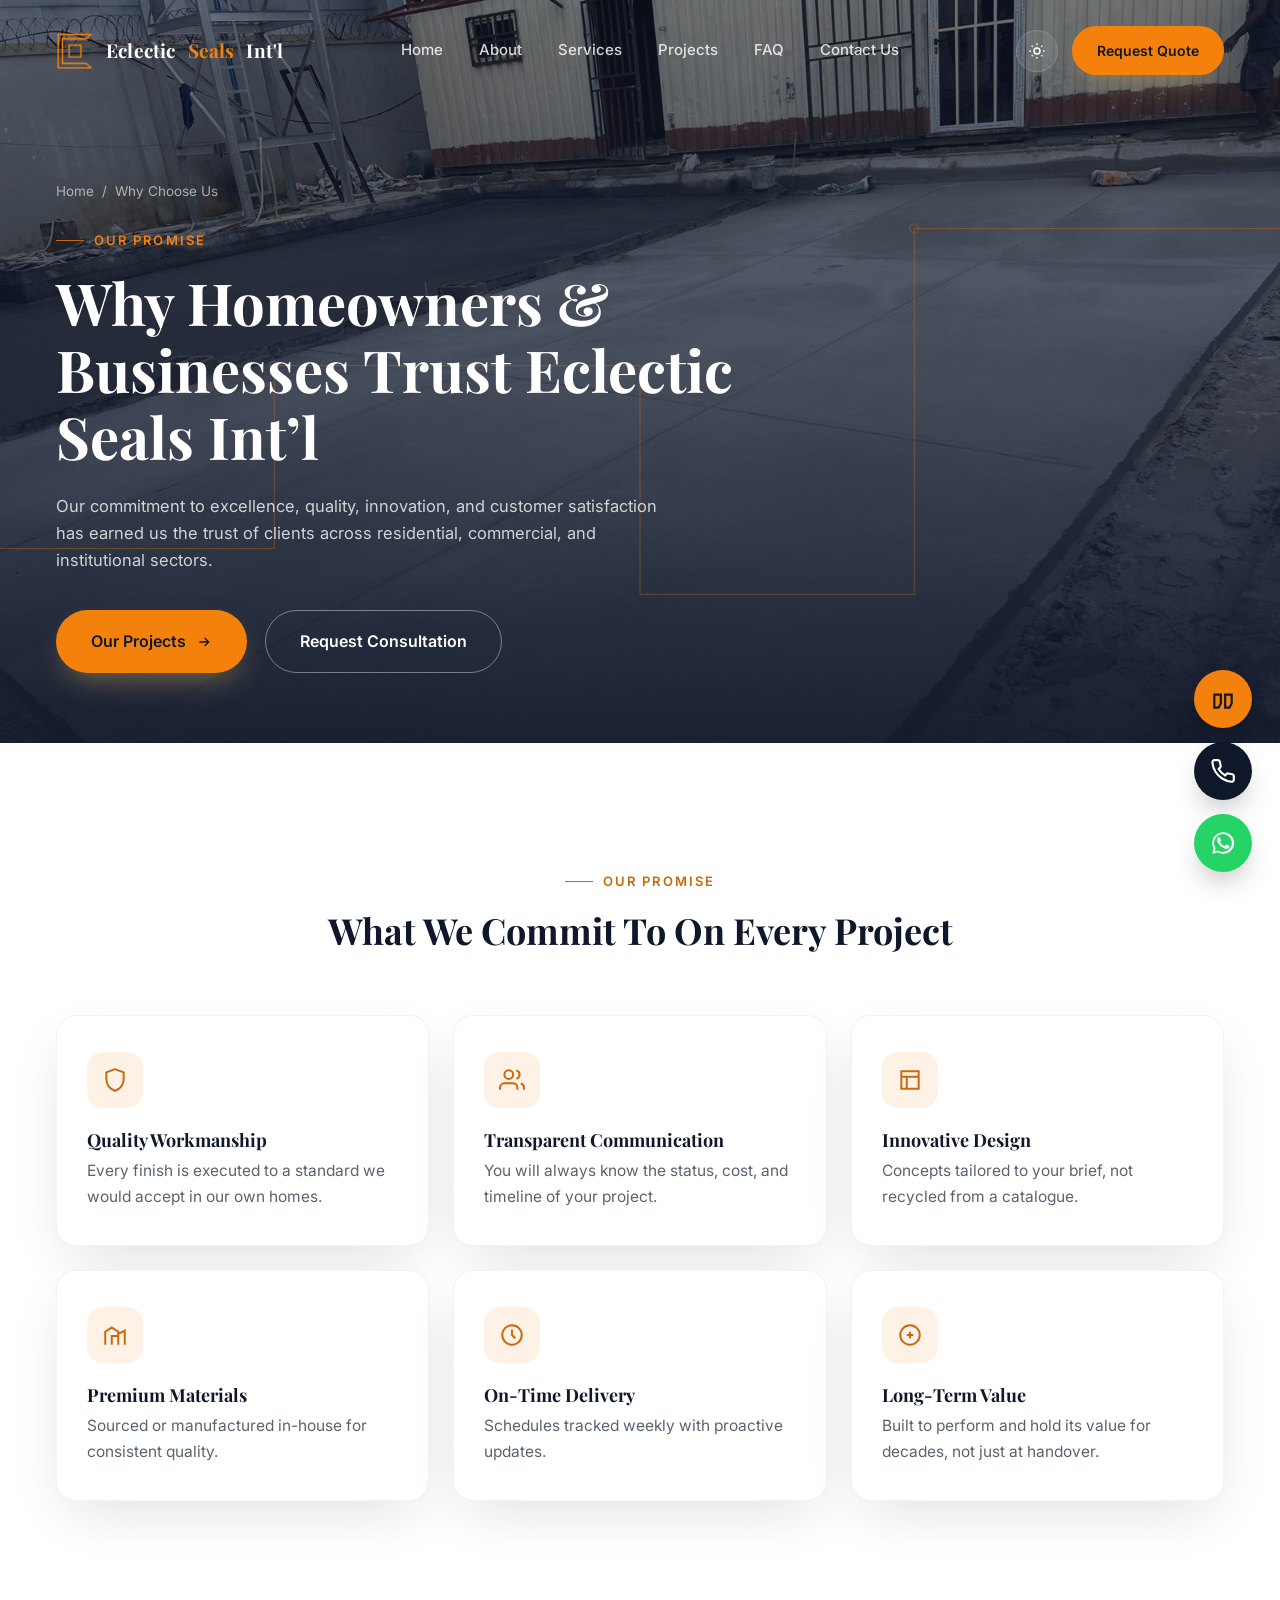
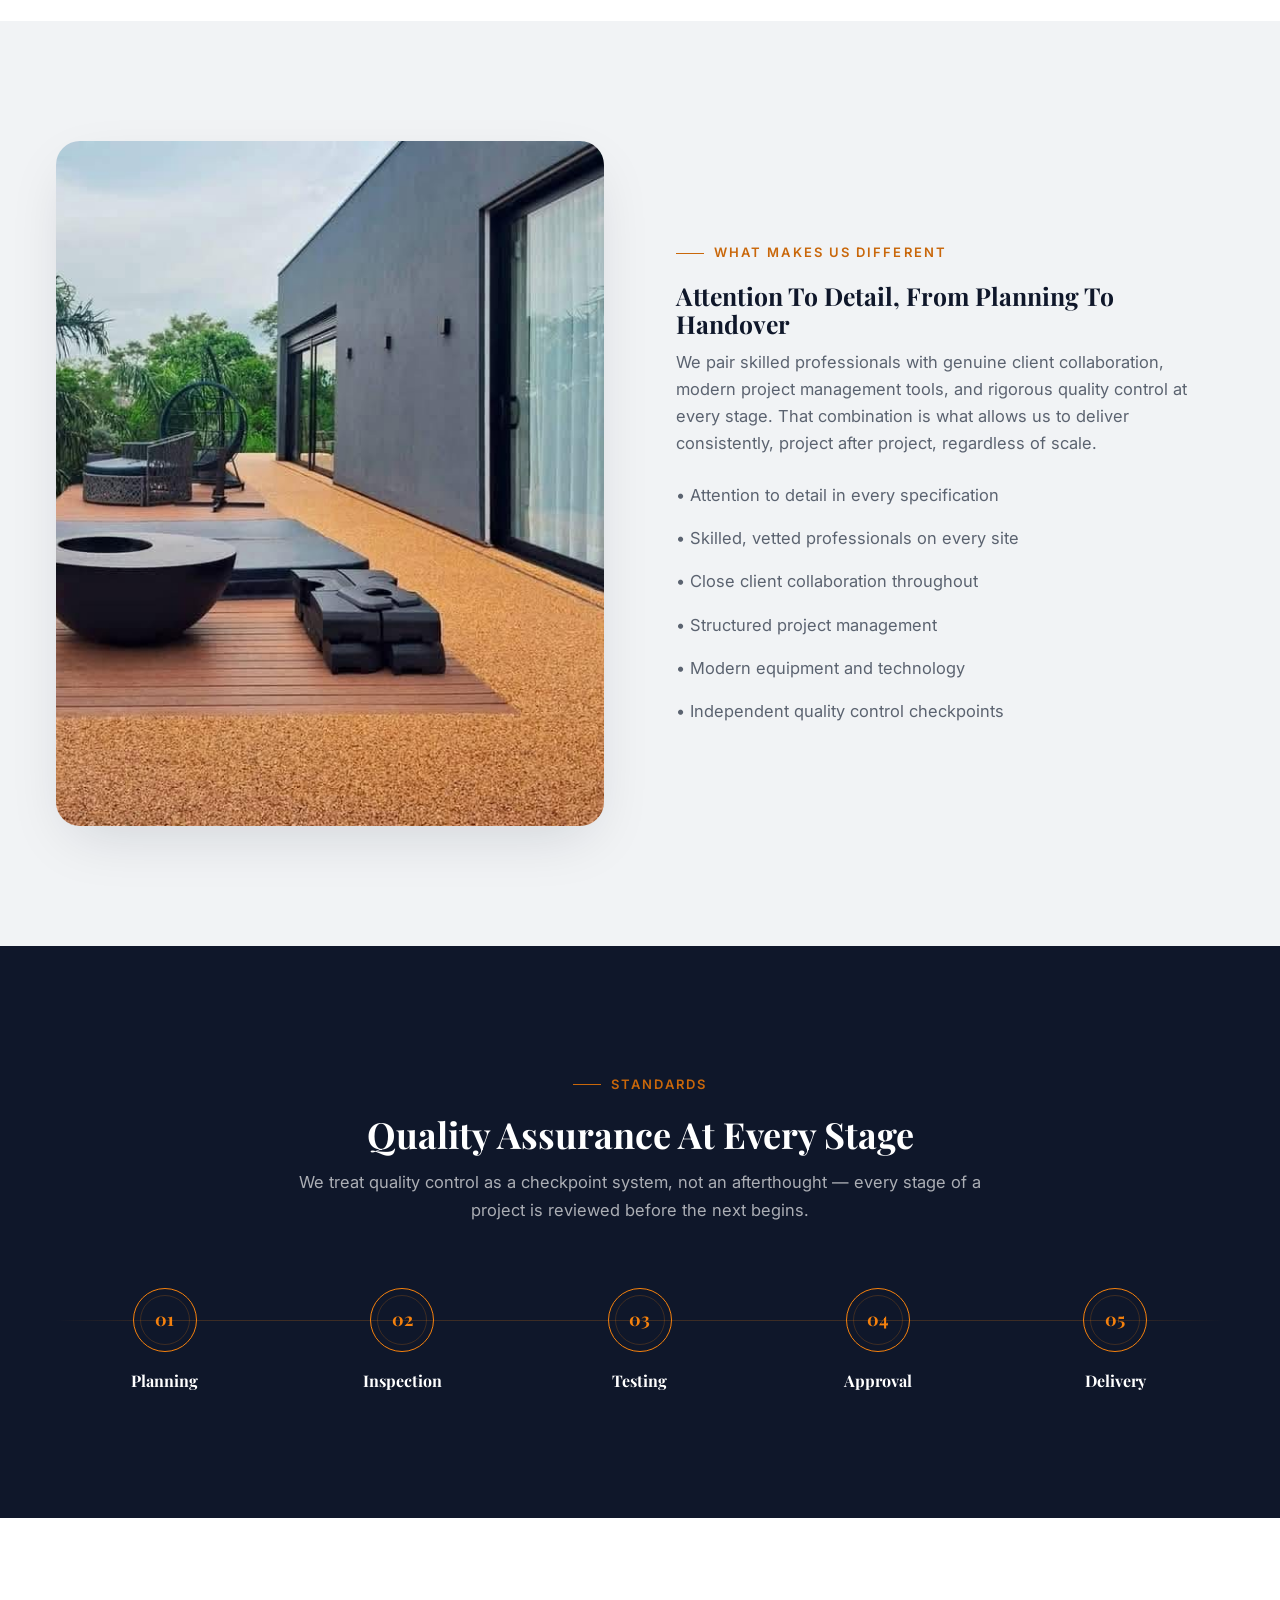
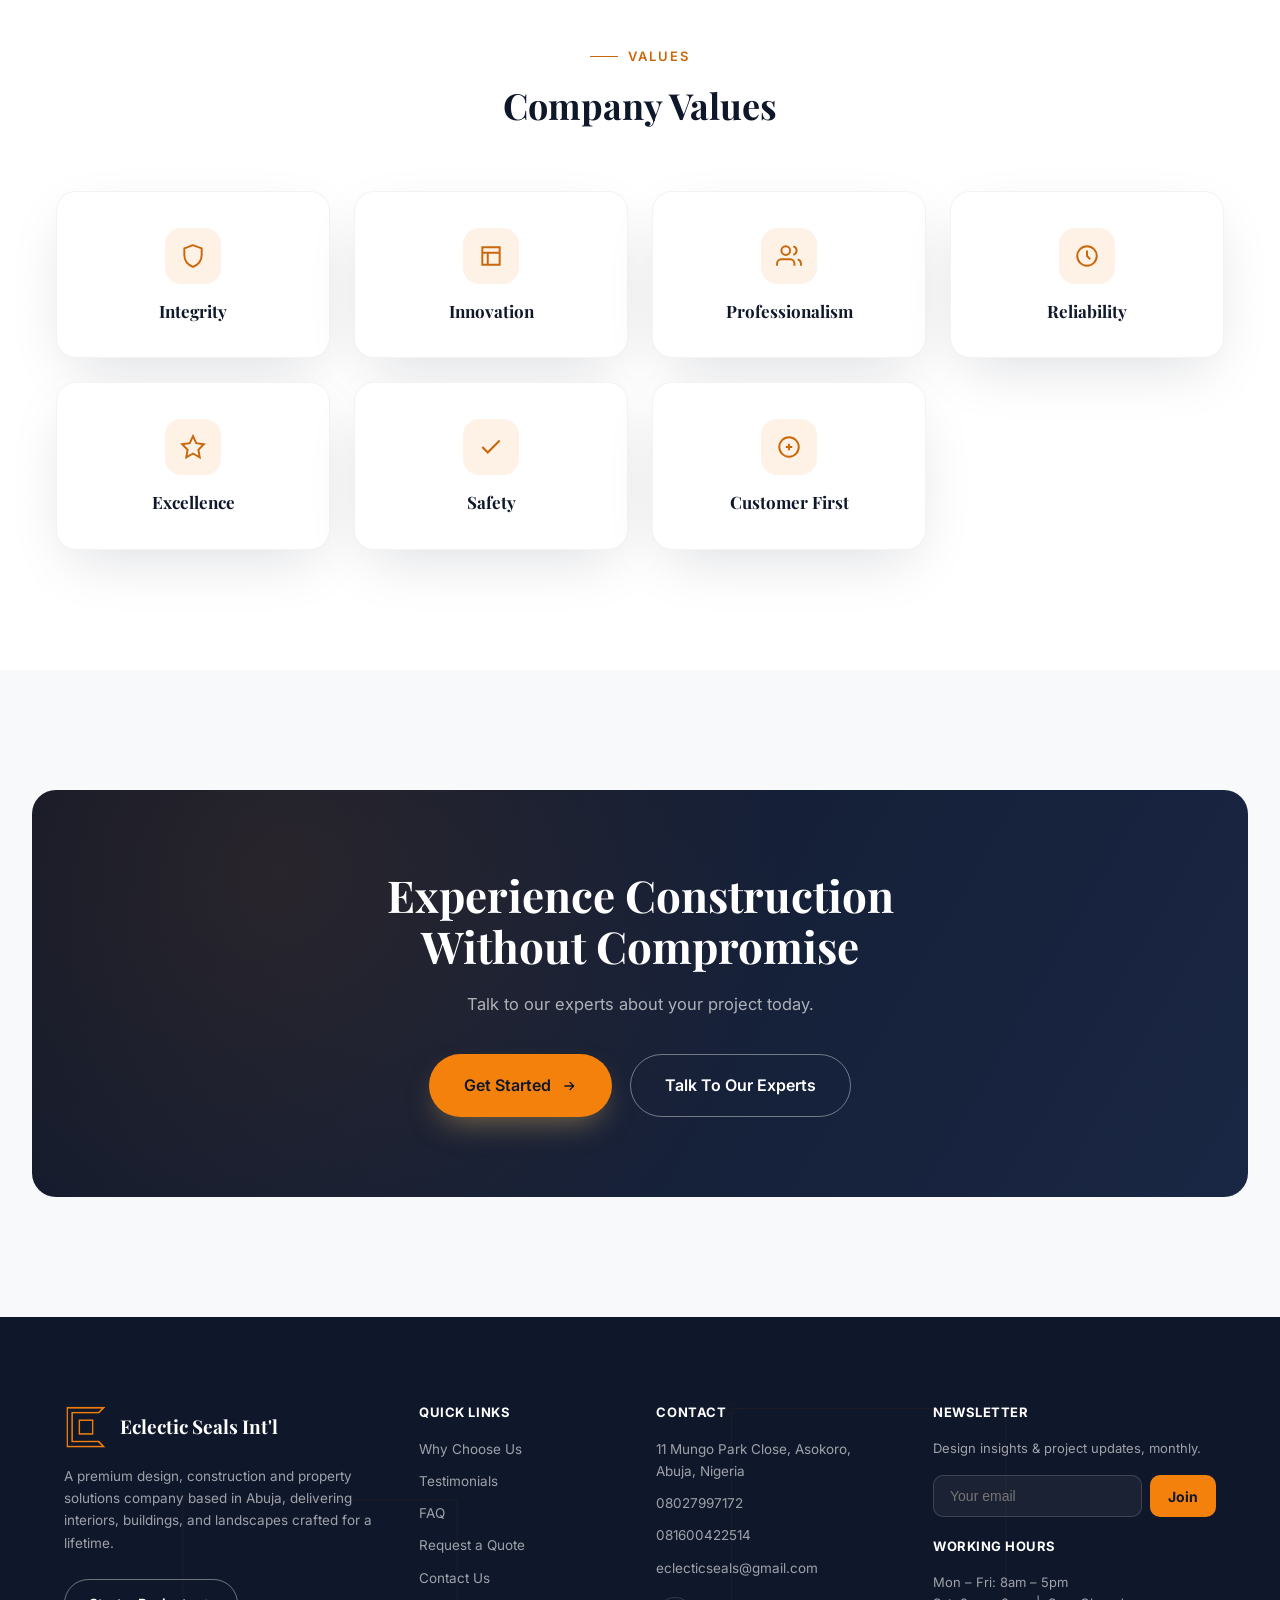
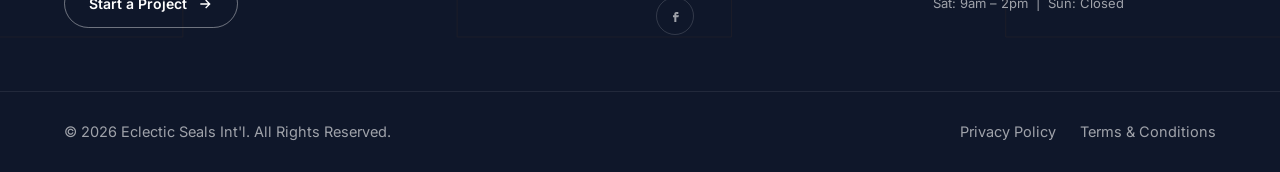
<file: why-us.html>
<!DOCTYPE html>
<html lang="en">
<head>
<meta charset="UTF-8">
<meta name="viewport" content="width=device-width, initial-scale=1.0">
<title>Why Choose Us | Eclectic Seals Int'l</title>
<meta name="description" content="Discover why homeowners, businesses and investors trust Eclectic Seals Int'l for construction, interior design, renovation and property management in Abuja.">
<meta name="keywords" content="why choose Eclectic Seals, trusted construction company Abuja">
<link rel="canonical" href="https://www.eclecticseals.com/why-us">
<meta name="robots" content="index, follow">
<meta property="og:type" content="website">
<meta property="og:title" content="Why Choose Us | Eclectic Seals Int'l">
<meta property="og:description" content="Discover why homeowners, businesses and investors trust Eclectic Seals Int'l for construction, interior design, renovation and property management in Abuja.">
<meta property="og:url" content="https://www.eclecticseals.com/why-us">
<meta property="og:site_name" content="Eclectic Seals Int'l">
<meta name="twitter:card" content="summary_large_image">
<meta name="twitter:title" content="Why Choose Us | Eclectic Seals Int'l">
<meta name="twitter:description" content="Discover why homeowners, businesses and investors trust Eclectic Seals Int'l for construction, interior design, renovation and property management in Abuja.">
<link rel="icon" type="image/png" href="images/logo-icon.png">
<link rel="preconnect" href="https://fonts.googleapis.com">
<link rel="preconnect" href="https://fonts.gstatic.com" crossorigin>
<link href="https://fonts.googleapis.com/css2?family=Playfair+Display:wght@600;700;800&family=Inter:wght@400;500;600;700&display=swap" rel="stylesheet">
<style>
/* =========================================================
   ECLECTIC SEALS INT'L — GLOBAL STYLESHEET
   Design system: Deep Navy / Gold / Copper on warm neutrals
   Signature motif: the "seal" — a circular architectural
   mark used for process steps, stat badges and the logo.
   ========================================================= */

:root{
  --navy: #0F172A;
  --navy-soft: #1B2842;
  --gold: #F5810D;
  --copper: #C9670A;
  --white: #FFFFFF;
  --bg: #F8F9FA;
  --charcoal: #222222;
  --light-gray: #F1F3F5;
  --success: #22C55E;

  --gold-10: rgba(245,129,13,0.10);
  --gold-20: rgba(245,129,13,0.20);
  --navy-70: rgba(15,23,42,0.70);
  --navy-85: rgba(15,23,42,0.85);

  --font-display: "Playfair Display", Georgia, serif;
  --font-body: "Inter", -apple-system, BlinkMacSystemFont, sans-serif;

  --container: 1320px;
  --gap: 8px;
  --radius-lg: 24px;
  --radius-md: 20px;
  --radius-sm: 12px;

  --shadow-soft: 0 20px 60px -15px rgba(15,23,42,0.15);
  --shadow-lift: 0 30px 80px -20px rgba(15,23,42,0.28);

  --ease: cubic-bezier(0.22, 1, 0.36, 1);
  --dur: 0.6s;
}

*,*::before,*::after{ box-sizing: border-box; }
html{ scroll-behavior: smooth; }
@media (prefers-reduced-motion: reduce){
  html{ scroll-behavior: auto; }
  *,*::before,*::after{ animation-duration: 0.01ms !important; animation-iteration-count: 1 !important; transition-duration: 0.01ms !important; scroll-behavior: auto !important; }
}

body{
  margin:0;
  font-family: var(--font-body);
  color: var(--charcoal);
  background: var(--white);
  font-size: 16.5px;
  line-height: 1.65;
  -webkit-font-smoothing: antialiased;
  overflow-x: hidden;
}

h1,h2,h3,h4,.font-display{ font-family: var(--font-display); color: var(--navy); margin: 0 0 0.4em; line-height: 1.15; font-weight: 700; }
p{ margin: 0 0 1em; }
a{ color: inherit; text-decoration: none; }
img{ max-width: 100%; display: block; }
ul{ margin:0; padding:0; list-style:none; }
button{ font-family: inherit; cursor: pointer; }

::selection{ background: var(--gold-20); color: var(--navy); }

:focus-visible{ outline: 3px solid var(--gold); outline-offset: 3px; }

.container{ max-width: var(--container); margin: 0 auto; padding: 0 56px; }
@media (max-width: 720px){ .container{ padding: 0 24px; } }
.grid-12{ display: grid; grid-template-columns: repeat(12,1fr); gap: 32px; }

.section{ padding: 120px 0; position: relative; }
.section--tight{ padding: 80px 0; }
.section--dark{ background: var(--navy); color: rgba(255,255,255,0.85); }
.section--dark h1,.section--dark h2,.section--dark h3{ color: var(--white); }
.section--light{ background: var(--light-gray); }
.section--bg{ background: var(--bg); }

.eyebrow{
  display:inline-flex; align-items:center; gap:10px;
  font-family: var(--font-body); font-size: 13px; letter-spacing: 0.16em; text-transform: uppercase;
  color: var(--copper); font-weight: 600; margin-bottom: 18px;
}
.eyebrow::before{ content:""; width: 28px; height: 1px; background: var(--copper); display:inline-block; }

.section-head{ max-width: 720px; margin-bottom: 64px; }
.section-head.center{ margin-left:auto; margin-right:auto; text-align:center; }
.section-head h2{ font-size: clamp(26px, 3.2vw, 36px); }
.section-head p{ font-size: 16.5px; color: #5b6370; }
.section--dark .section-head p{ color: rgba(255,255,255,0.65); }

/* ---------- Buttons ---------- */
.btn{
  position: relative; overflow: hidden;
  display:inline-flex; align-items:center; justify-content:center; gap:10px;
  padding: 17px 34px; border-radius: 100px; font-size:16px; font-weight:600;
  border: 1px solid transparent; transition: transform 0.35s var(--ease), box-shadow 0.35s var(--ease), background 0.35s var(--ease), color .35s var(--ease);
  white-space: nowrap;
}
.btn-primary{ background: var(--gold); color: var(--navy); box-shadow: 0 14px 30px -10px rgba(200,164,93,0.55); }
.btn-primary:hover{ transform: translateY(-3px); box-shadow: 0 20px 40px -10px rgba(200,164,93,0.65); }
.btn-outline{ background: transparent; color: var(--white); border-color: rgba(255,255,255,0.4); }
.btn-outline:hover{ background: rgba(255,255,255,0.12); transform: translateY(-3px); border-color: var(--white); }
.btn-outline-dark{ background: transparent; color: var(--navy); border-color: rgba(15,23,42,0.25); }
.btn-outline-dark:hover{ background: var(--navy); color: var(--white); transform: translateY(-3px); }
.btn-sm{ padding: 12px 24px; font-size: 14px; }
.btn svg{ width:16px; height:16px; transition: transform 0.3s var(--ease); }
.btn:hover svg{ transform: translateX(4px); }
.btn .ripple{ position:absolute; border-radius:50%; background: rgba(255,255,255,0.5); transform: scale(0); animation: ripple 0.6s linear; pointer-events:none; }
@keyframes ripple{ to{ transform: scale(3); opacity:0; } }
.btn-group{ display:flex; gap:18px; flex-wrap:wrap; }

/* ---------- Page loader ---------- */
#page-loader{ position:fixed; inset:0; background: var(--navy); z-index: 9999; display:flex; align-items:center; justify-content:center; transition: opacity 0.6s var(--ease), visibility 0.6s; }
#page-loader.loaded{ opacity:0; visibility:hidden; }
.loader-seal{ width:64px; height:64px; border-radius:50%; border: 2px solid var(--gold-20); border-top-color: var(--gold); animation: spin 1s linear infinite; }
@keyframes spin{ to{ transform: rotate(360deg); } }

/* ---------- Scroll progress ---------- */
#scroll-progress{ position:fixed; top:0; left:0; height:3px; background: linear-gradient(90deg, var(--gold), var(--copper)); z-index: 1001; width:0%; }

/* ---------- Nav ---------- */
.site-nav{
  position: fixed; top:0; left:0; right:0; z-index: 1000;
  padding: 26px 0; transition: padding 0.4s var(--ease), background 0.4s var(--ease), box-shadow 0.4s var(--ease);
}
.site-nav.scrolled{
  padding: 14px 0; background: rgba(15,23,42,0.72); backdrop-filter: blur(16px) saturate(140%); -webkit-backdrop-filter: blur(16px) saturate(140%);
  box-shadow: 0 10px 40px -20px rgba(0,0,0,0.4);
}
.nav-inner{ display:flex; align-items:center; justify-content:space-between; gap:24px; }
.brand{ display:flex; align-items:center; gap:12px; font-family: var(--font-display); font-weight:700; font-size:19px; color: var(--white); letter-spacing: 0.01em; }
.brand .seal-mark{ width:38px; height:38px; flex-shrink:0; object-fit:contain; }
.brand span{ color: var(--gold); }
.nav-links{ display:flex; align-items:center; gap:36px; }
.nav-links a{ color: rgba(255,255,255,0.82); font-size: 15px; font-weight:500; position:relative; padding: 6px 0; }
.nav-links a::after{ content:""; position:absolute; left:0; bottom:0; width:0; height:1px; background: var(--gold); transition: width 0.35s var(--ease); }
.nav-links a:hover::after, .nav-links a.active::after{ width:100%; }
.nav-links a.active{ color: var(--gold); }
.nav-cta{ display:flex; align-items:center; gap:14px; }
.nav-toggle{ display:none; }
.mega-panel{
  position:absolute; top: 100%; left:0; right:0; margin-top: 18px;
  background: rgba(15,23,42,0.96); backdrop-filter: blur(20px);
  border-radius: var(--radius-md); padding: 32px; box-shadow: var(--shadow-lift);
  opacity:0; visibility:hidden; transform: translateY(-10px);
  transition: opacity 0.35s var(--ease), transform 0.35s var(--ease), visibility 0.35s;
  display:grid; grid-template-columns: repeat(4,1fr); gap: 8px 24px;
}
.nav-item{ position: relative; }
.nav-item:hover .mega-panel, .mega-panel:hover{ opacity:1; visibility:visible; transform: translateY(0); }
.mega-panel a{ display:block; padding: 10px 12px; border-radius: 10px; font-size:14px; color: rgba(255,255,255,0.75); }
.mega-panel a:hover{ background: rgba(255,255,255,0.06); color: var(--gold); }
.mega-panel a::after{ display:none; }

.mobile-toggle{ display:none; width:44px; height:44px; border-radius:50%; background: rgba(255,255,255,0.08); border:1px solid rgba(255,255,255,0.15); align-items:center; justify-content:center; }
.mobile-toggle span, .mobile-toggle span::before, .mobile-toggle span::after{ content:""; display:block; width:18px; height:2px; background: var(--white); position:relative; transition: all 0.3s var(--ease); }
.mobile-toggle span::before{ position:absolute; top:-6px; }
.mobile-toggle span::after{ position:absolute; top:6px; }
.mobile-toggle.open span{ background: transparent; }
.mobile-toggle.open span::before{ top:0; transform: rotate(45deg); background: var(--gold); }
.mobile-toggle.open span::after{ top:0; transform: rotate(-45deg); background: var(--gold); }

.mobile-menu{
  position: fixed; inset:0; background: var(--navy); z-index: 999;
  display:flex; flex-direction: column; justify-content:center; padding: 100px 40px 40px;
  transform: translateY(-100%); transition: transform 0.5s var(--ease), visibility 0.5s;
  overflow-y: auto; visibility: hidden; pointer-events: none;
}
.mobile-menu.open{ transform: translateY(0); visibility: visible; pointer-events: auto; }
.mobile-menu a{ font-family: var(--font-display); font-size: clamp(20px, 4vw, 32px); color: var(--white); padding: 10px 0; border-bottom: 1px solid rgba(255,255,255,0.08); flex-shrink:0; }
.mobile-menu a:hover{ color: var(--gold); }

/* ---------- Hero ---------- */
.hero{ position:relative; min-height: 100vh; display:flex; align-items:center; color: var(--white); overflow:hidden; background: var(--navy); padding: 60px 0 70px; }
.hero-bg{ position:absolute; inset:0; background-size: cover; background-position:center; }
.hero-bg::after{ content:""; position:absolute; inset:0; background: linear-gradient(180deg, rgba(15,23,42,0.55) 0%, rgba(15,23,42,0.78) 60%, rgba(15,23,42,0.95) 100%); }
.hero-lines{ position:absolute; inset:0; opacity:0.35; pointer-events:none; }
.hero-content{ position:relative; z-index:2; padding-top: 150px; width:100%; margin-left:0; margin-right:0; }
.hero h1{ color: var(--white); font-size: clamp(34px, 4.6vw, 58px); max-width: 720px; font-weight:700; }
.hero h1 em{ font-style: normal; color: var(--gold); }
.hero p.lead{ max-width: 620px; font-size: 16.5px; color: rgba(255,255,255,0.78); margin-bottom: 36px; }
.hero-badges{ display:flex; flex-wrap:wrap; align-items:center; gap:14px; margin-top: 48px; }
.hero-badge{ display:flex; align-items:center; gap:10px; padding: 12px 20px; border-radius: 100px; background: rgba(255,255,255,0.07); border: 1px solid rgba(255,255,255,0.14); backdrop-filter: blur(10px); font-size: 14px; color: rgba(255,255,255,0.85); }
.hero-badges-label{
  position:relative; font-weight:800; color: var(--white); font-size:15px; letter-spacing:0.04em; text-transform:uppercase; margin-right:10px;
  padding-bottom:12px;
}
.hero-badges-label::after{
  content:"";
  position:absolute; left:0; bottom:0; width:100%; height:8px;
  background-image: url("data:image/svg+xml,%3Csvg xmlns='http://www.w3.org/2000/svg' viewBox='0 0 120 10' preserveAspectRatio='none'%3E%3Cpath d='M0 6 Q 10 0, 20 6 T 40 6 T 60 6 T 80 6 T 100 6 T 120 6' stroke='%23F5810D' stroke-width='2.4' fill='none' stroke-linecap='round'/%3E%3C/svg%3E");
  background-repeat: no-repeat;
  background-size: 100% 100%;
}
.hero-list{ list-style:none; display:grid; grid-template-columns: 1fr 1fr; gap:9px 28px; max-width:560px; margin: 0 0 32px; padding:0; }
.hero-list li{ position:relative; padding-left:20px; color:rgba(255,255,255,0.82); font-size:15px; }
.hero-list li::before{ content:""; position:absolute; left:0; top:8px; width:7px; height:7px; border-radius:50%; background: var(--gold); }
@media (max-width: 560px){ .hero-list{ grid-template-columns: 1fr; } }
.hero-badge svg{ width:16px; height:16px; color: var(--gold); flex-shrink:0; }

.hero--page{ min-height: 68vh; }
.hero--page .hero-content{ padding-top: 120px; }

/* ---------- Reveal animations ---------- */
.reveal{ opacity:0; transform: translateY(36px); transition: opacity 0.9s var(--ease), transform 0.9s var(--ease); }
.reveal.in{ opacity:1; transform: translateY(0); }
.reveal-left{ opacity:0; transform: translateX(-44px); transition: opacity 0.9s var(--ease), transform 0.9s var(--ease); }
.reveal-left.in{ opacity:1; transform: translateX(0); }
.reveal-right{ opacity:0; transform: translateX(44px); transition: opacity 0.9s var(--ease), transform 0.9s var(--ease); }
.reveal-right.in{ opacity:1; transform: translateX(0); }
.reveal-scale{ opacity:0; transform: scale(0.92); transition: opacity 0.9s var(--ease), transform 0.9s var(--ease); }
.reveal-scale.in{ opacity:1; transform: scale(1); }
.stagger.in > *{ transition-delay: calc(var(--i, 0) * 0.09s); }

/* ---------- Intro split ---------- */
.split{ display:grid; grid-template-columns: 1fr 1fr; gap: 72px; align-items:center; }
.split-media{ position:relative; border-radius: var(--radius-lg); overflow:hidden; aspect-ratio: 4/5; box-shadow: var(--shadow-soft); }
.split-media img{ width:100%; height:100%; object-fit:cover; transition: transform 1.2s var(--ease); }
.split-media:hover img{ transform: scale(1.06); }

/* ---------- Bento / cards ---------- */
.bento{ display:grid; grid-template-columns: repeat(3, 1fr); gap: 24px; }
.card{ background: var(--white); border-radius: var(--radius-md); padding: 36px 30px; box-shadow: var(--shadow-soft); transition: transform 0.45s var(--ease), box-shadow 0.45s var(--ease); border: 1px solid rgba(15,23,42,0.05); display:flex; flex-direction:column; }
.card:hover{ transform: translateY(-10px); box-shadow: var(--shadow-lift); }
.icon{ width:56px; height:56px; border-radius:16px; background: var(--gold-10); display:flex; align-items:center; justify-content:center; color: var(--copper); }
.icon svg{ width:26px; height:26px; }
.card .icon{ width:56px; height:56px; border-radius: 16px; background: var(--gold-10); display:flex; align-items:center; justify-content:center; margin-bottom: 22px; color: var(--copper); }
.card .icon svg{ width:26px; height:26px; }
.card h3{ font-size:18.5px; }
.card p{ color:#5b6370; font-size:15.5px; margin-bottom: 14px; }
.card ul{ margin-bottom: 18px; flex-grow:1; }
.card ul li{ font-size:14.5px; color:#5b6370; padding: 4px 0 4px 20px; position:relative; }
.card ul li::before{ content:""; position:absolute; left:0; top:13px; width:8px; height:1px; background: var(--copper); }
.card .learn{
  font-size:13.5px; font-weight:700; color: var(--navy); display:inline-flex; align-items:center; justify-content:center; gap:8px;
  padding: 12px 20px; border-radius: 100px; background: var(--gold-10); border: 1px solid transparent;
  transition: all 0.35s var(--ease); align-self:flex-start; margin-top:auto;
}
.card:hover .learn{ background: var(--gold); color: var(--navy); }
.card .learn svg{ width:14px; height:14px; transition: transform 0.3s var(--ease); }
.card:hover .learn svg{ transform: translateX(4px); }

.feature-dark{ background: rgba(255,255,255,0.04); border:1px solid rgba(255,255,255,0.09); border-radius: var(--radius-md); padding: 34px; transition: border-color 0.4s var(--ease), transform 0.4s var(--ease); }
.feature-dark:hover{ border-color: var(--gold); transform: translateY(-6px); }
.feature-dark .icon{ width:50px; height:50px; border-radius:14px; background: var(--gold-10); display:flex; align-items:center; justify-content:center; color: var(--gold); margin-bottom: 20px; }
.service-block > .icon{ width:56px; height:56px; border-radius:16px; background: var(--gold-10); display:flex; align-items:center; justify-content:center; color: var(--copper); }
.service-block > .icon svg{ width:26px; height:26px; }
.feature-dark h3{ color: var(--white); font-size: 19px; }
.feature-dark p{ color: rgba(255,255,255,0.6); font-size: 15px; margin:0; }

.grid-2{ display:grid; grid-template-columns: repeat(2,1fr); gap:24px; }
.grid-3{ display:grid; grid-template-columns: repeat(3,1fr); gap:24px; }
.grid-4{ display:grid; grid-template-columns: repeat(4,1fr); gap:24px; }
.grid-6{ display:grid; grid-template-columns: repeat(6,1fr); gap:20px; }

/* ---------- Seal / process markers (signature element) ---------- */
.seal{
  width:64px; height:64px; border-radius:50%;
  border: 1.5px solid var(--gold); position:relative;
  display:flex; align-items:center; justify-content:center;
  flex-shrink:0; background: var(--white);
}
.seal::before{ content:""; position:absolute; inset:6px; border:1px solid var(--gold-20); border-radius:50%; }
.seal span{ font-family: var(--font-display); font-weight:700; color: var(--navy); font-size:18px; }
.section--dark .seal{ background: transparent; }
.section--dark .seal span{ color: var(--gold); }

.process-track{ position:relative; display:grid; grid-auto-flow:column; grid-auto-columns: 1fr; gap: 20px; }
.process-track::before{ content:""; position:absolute; top:32px; left:0; right:0; height:1px; background: linear-gradient(90deg, transparent, var(--gold-20) 10%, var(--gold-20) 90%, transparent); }
.process-step{ text-align:center; position:relative; }
.process-step .seal{ margin: 0 auto 20px; }
.process-step h4{ color: var(--white); font-size:16px; margin-bottom:8px; }
.process-step p{ color: rgba(255,255,255,0.55); font-size:13.5px; }

/* ---------- Project cards ---------- */
.project-card{ position:relative; border-radius: var(--radius-md); overflow:hidden; aspect-ratio: 4/3.1; box-shadow: var(--shadow-soft); }
.project-card img{ width:100%; height:100%; object-fit:cover; transition: transform 1s var(--ease); }
.project-card:hover img{ transform: scale(1.08); }
.project-card::after{ content:""; position:absolute; inset:0; background: linear-gradient(0deg, rgba(6,10,20,0.97) 0%, rgba(6,10,20,0.75) 32%, rgba(6,10,20,0.25) 62%, transparent 82%); }
.project-info{ position:absolute; left:0; right:0; bottom:0; padding: 26px; z-index:2; color: var(--white); transform: translateY(14px); transition: transform 0.5s var(--ease); }
.project-card:hover .project-info{ transform: translateY(0); }
.project-tag{ font-size:12px; letter-spacing:0.1em; text-transform:uppercase; color: var(--gold); margin-bottom:8px; display:block; }
.project-info h3{ color: var(--white); font-size:19px; margin-bottom:6px; }
.project-info .loc{ font-size:13.5px; color: rgba(255,255,255,0.7); margin-bottom:14px; }
.project-info a{ font-size:13.5px; font-weight:600; display:inline-flex; align-items:center; gap:6px; color: var(--white); border-bottom: 1px solid var(--gold); padding-bottom:2px; white-space:nowrap; }

.masonry{ column-count: 3; column-gap: 24px; }
.masonry .project-card{ break-inside: avoid; margin-bottom: 24px; }
.masonry .project-card:nth-child(3n+1){ aspect-ratio: 4/5; }
.masonry .project-card:nth-child(3n+2){ aspect-ratio: 4/3; }

.gallery-img{ border-radius: var(--radius-md); overflow:hidden; box-shadow: var(--shadow-soft); break-inside: avoid; margin-bottom: 24px; }
.gallery-img img{ width:100%; height:auto; display:block; transition: transform 0.7s var(--ease); }
.gallery-img:hover img{ transform: scale(1.05); }

.filter-bar{ display:flex; flex-wrap:wrap; gap:12px; margin-bottom: 48px; }
.filter-btn{ padding: 10px 22px; border-radius: 100px; border: 1px solid rgba(15,23,42,0.15); background: transparent; font-size:14px; font-weight:600; color: var(--navy); transition: all 0.3s var(--ease); }
.filter-btn.active, .filter-btn:hover{ background: var(--navy); color: var(--white); border-color: var(--navy); }

/* ---------- Testimonials ---------- */
.testi-track{ position:relative; overflow:hidden; }
.testi-slides{ display:flex; transition: transform 0.7s var(--ease); }
.testi-slide{ min-width:100%; padding: 8px; }
.testi-card{ background: var(--white); border-radius: var(--radius-lg); padding: 48px; box-shadow: var(--shadow-soft); max-width: 760px; margin:0 auto; text-align:center; }
.testi-card .stars{ color: var(--gold); font-size:18px; letter-spacing:4px; margin-bottom: 20px; }
.testi-card p.quote{ font-family: var(--font-display); font-size: 20px; color: var(--navy); line-height:1.5; margin-bottom: 28px; }
.testi-person{ display:flex; align-items:center; justify-content:center; gap:14px; }
.testi-person img{ width:52px; height:52px; border-radius:50%; object-fit:cover; }
.avatar-initials{ width:52px; height:52px; border-radius:50%; display:flex; align-items:center; justify-content:center; color:#fff; font-family: var(--font-display); font-weight:700; font-size:17px; flex-shrink:0; }
.testi-person .name{ font-weight:700; color: var(--navy); font-size:15px; }
.testi-person .role{ font-size:13px; color:#5b6370; }
.testi-dots{ display:flex; justify-content:center; gap:10px; margin-top: 32px; }
.testi-dots button{ width:9px; height:9px; border-radius:50%; background: rgba(15,23,42,0.15); border:none; padding:0; }
.testi-dots button.active{ background: var(--gold); width:26px; border-radius:6px; }

.contact-info-row{ display:flex; align-items:flex-start; gap:16px; margin-bottom:22px; }
.contact-info-row .icon{ width:44px; height:44px; border-radius:12px; background: var(--gold-10); color: var(--copper); display:flex; align-items:center; justify-content:center; flex-shrink:0; }
.contact-info-row .icon svg{ width:20px; height:20px; }
.contact-info-row strong{ display:block; color: var(--navy); font-size:15px; margin-bottom:4px; }
.contact-info-row div div{ color:#5b6370; font-size:14.5px; line-height:1.6; }
.contact-info-row div div svg{ width:14px; height:14px; vertical-align:-2px; color: var(--copper); }

.mv-card{
  background: linear-gradient(160deg, #ffffff 0%, var(--bg) 100%);
  border-radius: var(--radius-lg); padding: 44px 40px; box-shadow: var(--shadow-soft);
  position:relative; overflow:hidden; border-top: 4px solid var(--gold);
  transition: transform 0.4s var(--ease), box-shadow 0.4s var(--ease);
}
.mv-card::after{ content:""; position:absolute; top:-40px; right:-40px; width:150px; height:150px; border-radius:50%; background: var(--gold-10); }
.mv-card:hover{ transform: translateY(-8px); box-shadow: var(--shadow-lift); }
.mv-icon{ position:relative; z-index:1; width:60px; height:60px; border-radius:16px; background: var(--navy); color: var(--gold); display:flex; align-items:center; justify-content:center; margin-bottom:24px; }
.mv-icon svg{ width:26px; height:26px; }
.mv-card h3{ position:relative; z-index:1; font-size:23px; margin-bottom:12px; }
.mv-card p{ position:relative; z-index:1; color:#5b6370; font-size:15.5px; margin:0; }

.service-block{ max-width: 880px; }
.service-bullets{ display:grid; grid-template-columns: 1fr 1fr; column-gap: 32px; row-gap: 2px; margin: 22px 0 28px; }
.service-bullet{ display:flex; align-items:center; gap:10px; padding: 7px 0; font-size:15px; color:var(--navy); font-weight:600; }
.service-bullet .tick{ display:inline-flex; width:16px; height:16px; color: var(--gold); flex-shrink:0; }
@media (max-width: 720px){ .service-bullets{ grid-template-columns: 1fr; } }

.expertise-grid{ display:grid; grid-template-columns: 1fr 1fr; gap:14px; }
.expertise-item{
  display:flex; align-items:center; gap:14px; padding: 16px 18px; background: var(--white);
  border-radius: 14px; box-shadow: var(--shadow-soft); transition: transform 0.35s var(--ease), box-shadow 0.35s var(--ease);
}
.expertise-item:hover{ transform: translateY(-4px); box-shadow: var(--shadow-lift); }
.expertise-item .icon{ width:42px; height:42px; border-radius:12px; flex-shrink:0; }
.expertise-item .icon svg{ width:20px; height:20px; }
.expertise-item span{ font-weight:700; color: var(--navy); font-size:14.5px; }
@media (max-width: 720px){ .expertise-grid{ grid-template-columns: 1fr; } }

.spotlight-grid{ display:grid; grid-template-columns: 1fr 1fr; gap:16px; }
.spotlight-item{ display:flex; align-items:flex-start; gap:14px; padding: 18px; background: var(--white); border-radius:14px; box-shadow: var(--shadow-soft); }
.spotlight-item .icon{ width:42px; height:42px; border-radius:12px; flex-shrink:0; }
.spotlight-item .icon svg{ width:19px; height:19px; }
.spotlight-item strong{ display:block; color: var(--navy); font-size:14px; margin-bottom:3px; }
.spotlight-item span{ color:#5b6370; font-size:14px; }

/* ---------- Project gallery cards ---------- */
.project-card[data-gallery]{ cursor: pointer; }
.gallery-badge{
  position:absolute; top:16px; right:16px; z-index:3;
  background: rgba(9,14,26,0.75); backdrop-filter: blur(6px);
  color:#fff; font-size:12.5px; font-weight:700; padding:7px 13px; border-radius:100px;
  display:flex; align-items:center; gap:6px;
}
.gallery-badge svg{ width:14px; height:14px; }
.project-info .view-gallery{ font-size:13.5px; font-weight:600; display:inline-flex; align-items:center; gap:6px; color: var(--white); border-bottom: 1px solid var(--gold); padding-bottom:2px; white-space:nowrap; }

/* ---------- Before / After frames ---------- */
.ba-frame{ position:relative; border-radius: var(--radius-md); overflow:hidden; box-shadow: var(--shadow-soft); aspect-ratio: 4/3.2; }
.ba-frame img{ width:100%; height:100%; object-fit:cover; }
.ba-tag{ position:absolute; top:16px; left:16px; z-index:2; background: rgba(9,14,26,0.8); color:#fff; font-size:12px; font-weight:700; letter-spacing:0.08em; text-transform:uppercase; padding:7px 14px; border-radius:100px; }
.ba-tag--after{ background: var(--gold); color: var(--navy); }

/* ---------- Lightbox gallery ---------- */
.lightbox{
  position:fixed; inset:0; z-index:2000; background: rgba(6,9,18,0.97);
  display:flex; flex-direction:column; align-items:center; justify-content:center;
  padding: 32px 20px; opacity:0; visibility:hidden; transition: opacity 0.35s ease, visibility 0.35s;
}
.lightbox.open{ opacity:1; visibility:visible; }
.lightbox-stage{ position:relative; max-width:1100px; width:100%; display:flex; flex-direction:column; align-items:center; }
.lightbox-stage img{ max-width:100%; max-height:64vh; object-fit:contain; border-radius:14px; box-shadow:0 30px 90px rgba(0,0,0,0.55); background:#0b1220; }
.lightbox-caption{ margin-top:18px; text-align:center; }
.lightbox-caption h3{ color:#fff; font-size:19px; margin-bottom:4px; }
.lightbox-caption span{ color:rgba(255,255,255,0.5); font-size:13px; letter-spacing:0.05em; }
.lightbox-close{
  position:absolute; top:22px; right:24px; width:44px; height:44px; border-radius:50%;
  background: rgba(255,255,255,0.08); border:1px solid rgba(255,255,255,0.2); color:#fff;
  font-size:24px; line-height:1; cursor:pointer; z-index:5; transition: background 0.3s;
}
.lightbox-close:hover{ background: rgba(255,255,255,0.18); }
.lightbox-nav{
  position:absolute; top:50%; transform:translateY(-50%); width:52px; height:52px; border-radius:50%;
  background: rgba(255,255,255,0.08); border:1px solid rgba(255,255,255,0.2); color:#fff;
  display:flex; align-items:center; justify-content:center; cursor:pointer; z-index:5; font-size:20px;
  transition: background 0.3s;
}
.lightbox-nav:hover{ background: var(--gold); border-color: var(--gold); color: var(--navy); }
.lightbox-prev{ left:16px; }
.lightbox-next{ right:16px; }
.lightbox-thumbs{ display:flex; gap:10px; margin-top:26px; max-width:100%; overflow-x:auto; padding:4px 4px 10px; }
.lightbox-thumbs img{ width:64px; height:64px; object-fit:cover; border-radius:8px; opacity:0.45; cursor:pointer; transition: opacity 0.25s, transform 0.25s; flex-shrink:0; }
.lightbox-thumbs img.active{ opacity:1; box-shadow:0 0 0 2px var(--gold); }
.lightbox-thumbs img:hover{ opacity:0.85; transform: translateY(-2px); }
@media (max-width: 720px){
  .lightbox-nav{ width:42px; height:42px; font-size:16px; }
  .lightbox-prev{ left:6px; }
  .lightbox-next{ right:6px; }
  .lightbox-close{ top:12px; right:14px; width:38px; height:38px; font-size:20px; }
  .lightbox-stage img{ max-height:52vh; }
  .lightbox-thumbs img{ width:50px; height:50px; }
}
@media (max-width: 720px){ .spotlight-grid{ grid-template-columns: 1fr; } }

.testi-marquee{ overflow:hidden; -webkit-mask-image: linear-gradient(90deg, transparent, black 6%, black 94%, transparent); mask-image: linear-gradient(90deg, transparent, black 6%, black 94%, transparent); }
.testi-track-marquee{ display:flex; gap:24px; width:max-content; animation: testi-scroll 42s linear infinite; }
.testi-marquee:hover .testi-track-marquee{ animation-play-state: paused; }
.testi-card-mini{ flex: 0 0 380px; background: var(--white); border-radius: var(--radius-md); padding: 32px; box-shadow: var(--shadow-soft); }
.testi-card-mini .stars{ color: var(--gold); font-size:15px; letter-spacing:3px; margin-bottom: 16px; }
.testi-card-mini .quote{ font-size:15.5px; color:#4a5160; line-height:1.6; margin-bottom: 22px; min-height:110px; }
.testi-card-mini .testi-person{ display:flex; align-items:center; justify-content:flex-start; gap:12px; }
.testi-card-mini .testi-person img{ width:46px; height:46px; border-radius:50%; object-fit:cover; }
.testi-card-mini .avatar-initials{ width:46px; height:46px; font-size:15px; }
.testi-card-mini .testi-person .name{ font-weight:700; color: var(--navy); font-size:14px; }
.testi-card-mini .testi-person .role{ font-size:12.5px; color:#5b6370; }
@keyframes testi-scroll{ from{ transform: translateX(0); } to{ transform: translateX(-50%); } }
@media (max-width: 720px){
  .testi-card-mini{ flex-basis: 300px; }
}

.testi-grid{ columns: 3; column-gap: 24px; }
.testi-mini{ background: var(--white); border-radius: var(--radius-md); padding: 28px; box-shadow: var(--shadow-soft); break-inside: avoid; margin-bottom: 24px; transition: transform 0.4s var(--ease); }
.testi-mini:hover{ transform: translateY(-6px); }

/* ---------- Achievements / counters ---------- */
.achieve-grid{ display:grid; grid-template-columns: repeat(4,1fr); gap: 24px; }
.achieve-item{ text-align:center; padding: 40px 20px; border-radius: var(--radius-md); background: rgba(255,255,255,0.05); border: 1px solid rgba(255,255,255,0.08); }
.achieve-item .num{ font-family: var(--font-display); font-size: 48px; color: var(--gold); font-weight:700; }
.achieve-item .label{ font-size:14px; color: rgba(255,255,255,0.6); margin-top:6px; }

/* ---------- Blog ---------- */
.blog-card{ background: var(--white); border-radius: var(--radius-md); overflow:hidden; box-shadow: var(--shadow-soft); transition: transform 0.4s var(--ease); }
.blog-card:hover{ transform: translateY(-8px); }
.blog-img{ aspect-ratio: 16/10; overflow:hidden; }
.blog-img img{ width:100%; height:100%; object-fit:cover; transition: transform 0.8s var(--ease); }
.blog-card:hover .blog-img img{ transform: scale(1.08); }
.blog-body{ padding: 26px; }
.blog-cat{ font-size:12px; letter-spacing:0.1em; text-transform:uppercase; color: var(--copper); font-weight:600; }
.blog-body h3{ font-size:17.5px; margin: 10px 0; }
.blog-meta{ font-size:13px; color:#8a9099; display:flex; gap:14px; margin-top:16px; }

/* ---------- Forms ---------- */
.form-card{ background: var(--white); border-radius: var(--radius-lg); padding: 48px; box-shadow: var(--shadow-lift); }
.field{ margin-bottom: 22px; }
.field label{ display:block; font-size:14px; font-weight:600; color: var(--navy); margin-bottom:8px; }
.field input, .field select, .field textarea{
  width:100%; padding: 15px 18px; border-radius: 12px; border: 1.5px solid #e2e5ea; font-family: var(--font-body); font-size:15.5px; background: var(--bg); transition: border-color 0.3s, box-shadow 0.3s;
}
.field input:focus, .field select:focus, .field textarea:focus{ border-color: var(--gold); box-shadow: 0 0 0 4px var(--gold-10); outline:none; background: var(--white); }
.field textarea{ resize: vertical; min-height:130px; }
.field.error input, .field.error textarea{ border-color:#e05a4e; }
.field .err-msg{ color:#e05a4e; font-size:13px; margin-top:6px; display:none; }
.field.error .err-msg{ display:block; }
.field .success-check{ color: var(--success); }
.row-2{ display:grid; grid-template-columns: 1fr 1fr; gap:20px; }
.checkbox-row{ display:flex; gap:22px; flex-wrap:wrap; }
.checkbox-row label{ display:flex; align-items:center; gap:8px; font-size:14px; font-weight:500; color: var(--charcoal); }

.steps-indicator{ display:flex; justify-content:space-between; margin-bottom:44px; position:relative; }
.steps-indicator::before{ content:""; position:absolute; top:18px; left:0; right:0; height:2px; background:#e2e5ea; z-index:0; }
.step-dot{ position:relative; z-index:1; display:flex; flex-direction:column; align-items:center; gap:8px; }
.step-dot .circle{ width:38px; height:38px; border-radius:50%; background: var(--white); border:2px solid #e2e5ea; display:flex; align-items:center; justify-content:center; font-weight:700; color:#b0b6bf; font-size:14px; transition: all 0.3s; }
.step-dot.active .circle{ border-color: var(--gold); color: var(--gold); background: var(--gold-10); }
.step-dot.done .circle{ background: var(--gold); border-color: var(--gold); color: var(--navy); }
.step-dot .lbl{ font-size:12.5px; color:#8a9099; font-weight:600; }
.form-step{ display:none; }
.form-step.active{ display:block; }

.confirm-check{ width:88px; height:88px; border-radius:50%; background: var(--gold-10); display:flex; align-items:center; justify-content:center; margin: 0 auto 24px; }
.confirm-check svg{ width:40px; height:40px; color: var(--success); }

/* ---------- Accordion ---------- */
.accordion-item{ border-bottom: 1px solid #e5e7eb; }
.accordion-head{ width:100%; display:flex; justify-content:space-between; align-items:center; gap:20px; padding: 26px 4px; background:none; border:none; text-align:left; font-family: var(--font-display); font-size:19px; color: var(--navy); font-weight:700; }
.accordion-head .plus{ flex-shrink:0; width:32px; height:32px; border-radius:50%; border:1.5px solid var(--gold); display:flex; align-items:center; justify-content:center; transition: transform 0.35s var(--ease); position:relative; }
.accordion-head .plus::before, .accordion-head .plus::after{ content:""; position:absolute; background: var(--gold); }
.accordion-head .plus::before{ width:12px; height:1.5px; }
.accordion-head .plus::after{ width:1.5px; height:12px; transition: transform 0.35s var(--ease); }
.accordion-item.open .plus::after{ transform: scaleY(0); }
.accordion-item.open .plus{ transform: rotate(180deg); }
.accordion-body{ max-height:0; overflow:hidden; transition: max-height 0.4s var(--ease); }
.accordion-body-inner{ padding: 0 4px 26px; color:#5b6370; font-size:15.5px; }
.faq-search-wrap{ max-width:640px; margin: 0 auto 48px; position:relative; }
.faq-search-wrap input{ width:100%; padding: 18px 24px 18px 54px; border-radius:100px; border:1px solid rgba(255,255,255,0.2); background: rgba(255,255,255,0.08); color:var(--white); font-size:16px; backdrop-filter: blur(10px); }
.faq-search-wrap input::placeholder{ color: rgba(255,255,255,0.5); }
.faq-search-wrap svg{ position:absolute; left:22px; top:50%; transform: translateY(-50%); width:18px; height:18px; color: rgba(255,255,255,0.5); }

/* ---------- Timeline vertical (project detail) ---------- */
.timeline-v{ position:relative; padding-left: 40px; }
.timeline-v::before{ content:""; position:absolute; left:9px; top:6px; bottom:6px; width:1.5px; background: var(--gold-20); }
.timeline-v-item{ position:relative; padding-bottom: 36px; }
.timeline-v-item::before{ content:""; position:absolute; left:-40px; top:4px; width:19px; height:19px; border-radius:50%; background: var(--white); border:2px solid var(--gold); }

/* ---------- Footer ---------- */
.footer{ background: var(--navy); color: rgba(255,255,255,0.6); position:relative; overflow:hidden; font-size:14.5px; }
.footer .container{ padding-left: 64px; padding-right: 64px; }
@media (max-width: 900px){ .footer .container{ padding-left: 32px; padding-right: 32px; } }
.footer-lines{ position:absolute; inset:0; opacity:0.06; pointer-events:none; }
.footer-top{ padding: 88px 0 56px; position:relative; z-index:1; }
.footer-grid{ display:grid; grid-template-columns: 1.6fr 1fr 1.2fr 1.2fr; gap: 40px; }
.footer h4{ color: var(--white); font-size:13px; font-family: var(--font-body); font-weight:700; letter-spacing:0.04em; text-transform:uppercase; margin-bottom: 18px; }
.footer-brand{ display:flex; align-items:center; gap:12px; font-family: var(--font-display); font-size:19px; color:var(--white); font-weight:700; margin-bottom:16px; }
.footer-brand .seal-mark{ width:44px; height:44px; flex-shrink:0; object-fit:contain; }
.footer p{ font-size:13.5px; }
.footer li{ margin-bottom: 10px; font-size:13.5px; }
.footer a:hover{ color: var(--gold); }
.footer-social{ display:flex; gap:10px; margin-top:18px; flex-wrap:wrap; }
.footer-social a{ width:38px; height:38px; border-radius:50%; border:1px solid rgba(255,255,255,0.15); display:flex; align-items:center; justify-content:center; transition: all 0.3s; }
.footer-social a:hover{ background: var(--gold); border-color: var(--gold); color: var(--navy); transform: translateY(-4px); }
.footer-social svg{ width:16px; height:16px; }
.newsletter-mini{ display:flex; gap:8px; margin-top:16px; }
.newsletter-mini input{ flex:1; padding:12px 16px; border-radius:10px; border:1px solid rgba(255,255,255,0.15); background: rgba(255,255,255,0.05); color:var(--white); font-size:14px; }
.newsletter-mini button{ background: var(--gold); border:none; border-radius:10px; padding: 0 18px; color: var(--navy); font-weight:700; }
.footer-bottom{ border-top: 1px solid rgba(255,255,255,0.08); padding: 28px 0; display:flex; justify-content:space-between; align-items:center; flex-wrap:wrap; gap:12px; position:relative; z-index:1; }
.footer-bottom-links{ display:flex; gap:24px; }
.footer-bottom-links a:hover{ color: var(--gold); }

/* ---------- Floating actions ---------- */
.float-stack{ position:fixed; right:28px; bottom:28px; z-index: 900; display:flex; flex-direction:column; gap:14px; align-items:flex-end; }
.float-btn{ width:58px; height:58px; border-radius:50%; display:flex; align-items:center; justify-content:center; box-shadow: 0 14px 30px -10px rgba(0,0,0,0.35); transition: transform 0.3s var(--ease); border:none; color:var(--white); }
.float-btn:hover{ transform: scale(1.1) translateY(-2px); }
.float-btn svg{ width:26px; height:26px; }
.float-whatsapp{ background: #25D366; }
.float-call{ background: var(--navy); }
.float-quote{ background: var(--gold); color: var(--navy); }
.back-to-top{ width:48px; height:48px; border-radius:50%; background: var(--white); border: 1px solid rgba(15,23,42,0.1); box-shadow: var(--shadow-soft); display:flex; align-items:center; justify-content:center; opacity:0; visibility:hidden; transition: all 0.35s var(--ease); }
.back-to-top.show{ opacity:1; visibility:visible; }
.back-to-top svg{ width:18px; height:18px; color: var(--navy); }

/* ---------- CTA band ---------- */
.cta-band{ background: linear-gradient(120deg, var(--navy) 0%, #1a2744 100%); color:var(--white); border-radius: var(--radius-lg); padding: 80px; text-align:center; position:relative; overflow:hidden; margin: 0 32px; }
.cta-band::before{ content:""; position:absolute; inset:0; background: radial-gradient(circle at 20% 20%, var(--gold-10), transparent 50%); }
.cta-band h2{ color:var(--white); font-size: clamp(30px,4vw,44px); max-width:640px; margin: 0 auto 20px; position:relative; }
.cta-band p{ color: rgba(255,255,255,0.65); max-width:520px; margin: 0 auto 36px; position:relative; }
.cta-band .btn-group{ justify-content:center; position:relative; }

/* ---------- Dark mode ---------- */
body.dark{ background: #0b1220; color: rgba(255,255,255,0.82); }
body.dark .section--bg, body.dark .section--light{ background: #0f1729; }
body.dark h1, body.dark h2, body.dark h3, body.dark h4{ color: var(--white); }
body.dark .card, body.dark .blog-card, body.dark .testi-mini, body.dark .form-card, body.dark .testi-card{ background: #141d33; border-color: rgba(255,255,255,0.06); }
body.dark .card p, body.dark .card ul li{ color: rgba(255,255,255,0.55); }
body.dark .section-head p{ color: rgba(255,255,255,0.55); }
body.dark .field input, body.dark .field select, body.dark .field textarea{ background:#0b1220; border-color: rgba(255,255,255,0.12); color:var(--white); }
body.dark .filter-btn{ border-color: rgba(255,255,255,0.15); color: var(--white); }

.dark-toggle{ width:42px; height:42px; border-radius:50%; background: rgba(255,255,255,0.08); border:1px solid rgba(255,255,255,0.15); display:flex; align-items:center; justify-content:center; color: var(--white); }
.dark-toggle svg{ width:18px; height:18px; }

/* ---------- Utility ---------- */
.text-center{ text-align:center; }
.mt-0{ margin-top:0; } .mb-0{ margin-bottom:0; }
.tag-pill{ display:inline-block; padding:6px 16px; border-radius:100px; background: var(--gold-10); color: var(--copper); font-size:12.5px; font-weight:700; letter-spacing:0.04em; }
.skip-link{ position:absolute; left:-999px; top:0; background:var(--gold); color:var(--navy); padding:14px 22px; z-index:9999; border-radius: 0 0 10px 0; font-weight:700; }
.skip-link:focus{ left:0; }
.breadcrumb{ font-size:13.5px; color: rgba(255,255,255,0.6); display:flex; gap:8px; align-items:center; margin-bottom:20px; }
.breadcrumb a:hover{ color: var(--gold); }

/* ---------- Responsive ---------- */
@media (max-width: 1100px){
  .footer-grid{ grid-template-columns: 1fr 1fr; }
  .bento, .grid-4{ grid-template-columns: repeat(2,1fr); }
  .hero-stats{ grid-template-columns: repeat(2,1fr); }
  .masonry{ column-count:2; }
  .testi-grid{ columns:2; }
  .achieve-grid{ grid-template-columns: repeat(2,1fr); }
}
@media (max-width: 900px){
  .split{ grid-template-columns: 1fr; gap:40px; }
  .nav-links{ display:none; }
  .nav-cta .btn{ display:none; }
  .mobile-toggle{ display:flex; }
  .process-track{ grid-auto-flow: row; grid-template-columns: 1fr; }
  .process-track::before{ display:none; }
  .row-2{ grid-template-columns: 1fr; }
  .cta-band{ padding: 56px 28px; margin: 0 16px; }
}
@media (max-width: 720px){
  body{ font-size:16px; }
  .section{ padding: 80px 0; }
  .grid-3, .grid-4, .bento{ grid-template-columns: 1fr; }
  .masonry{ column-count:1; }
  .testi-grid{ columns:1; }
  .achieve-grid{ grid-template-columns: repeat(2,1fr); }
  .form-card{ padding: 28px; }
  .cta-band{ padding: 44px 22px; }
  .float-stack{ right:16px; bottom:16px; }
  .footer-grid{ grid-template-columns: 1fr; gap: 36px; }
  .newsletter-mini{ flex-wrap: wrap; }
  .newsletter-mini input{ min-width: 0; flex-basis: 100%; }
}

/* ---------- Mobile overflow safeguard (does not affect desktop) ---------- */
@media (max-width: 900px){
  html{ overflow-x: hidden; }
  .footer-grid{ min-width: 0; }
  .footer-grid > div{ min-width: 0; }
}

</style>
<script type="application/ld+json">
{
  "@context": "https://schema.org",
  "@type": "GeneralContractor",
  "name": "Eclectic Seals Int'l",
  "image": "",
  "telephone": "+2348027997172",
  "email": "eclecticseals@gmail.com",
  "address": {
    "@type": "PostalAddress",
    "streetAddress": "11 Mungo Park Close, Asokoro",
    "addressLocality": "Abuja",
    "addressCountry": "NG"
  }
}
</script>
</head>
<body>
<a href="#main" class="skip-link">Skip to main content</a>
<div id="page-loader"><div class="loader-seal" aria-hidden="true"></div></div>
<div id="scroll-progress"></div>
<nav class="site-nav">
  <div class="container nav-inner">
    <a href="/" class="brand"><img class="seal-mark" src="images/logo-icon.png" alt="Eclectic Seals Int'l logo mark" loading="lazy">Eclectic <span>Seals</span> Int'l</a>
    <div class="nav-links">
      <a href="/" class="">Home</a>
<a href="/about" class="">About</a>
<a href="/services" class="">Services</a>
<a href="/projects" class="">Projects</a>
<a href="/faq" class="">FAQ</a>
<a href="/contact" class="">Contact Us</a>

    </div>
    <div class="nav-cta">
      <button class="dark-toggle" aria-label="Toggle dark mode"><svg viewBox="0 0 24 24" fill="none" stroke="currentColor" stroke-width="2"><circle cx="12" cy="12" r="4"/><path d="M12 2v2M12 20v2M4.9 4.9l1.4 1.4M17.7 17.7l1.4 1.4M2 12h2M20 12h2M4.9 19.1l1.4-1.4M17.7 6.3l1.4-1.4"/></svg></button>
      <a href="/request-quote" class="btn btn-primary btn-sm">Request Quote</a>
      <button class="mobile-toggle" aria-label="Open menu"><span></span></button>
    </div>
  </div>
</nav>
<div class="mobile-menu">
  <a href="/">Home</a><a href="/about">About</a><a href="/services">Services</a><a href="/projects">Projects</a><a href="/faq">FAQ</a><a href="/contact">Contact Us</a><a href="/why-us">Why Choose Us</a><a href="/testimonials">Testimonials</a><a href="/request-quote">Request a Quote</a>
</div>
<header class="hero hero--page">
  <div class="hero-bg" style="background-image:url('images/hero_why.jpg');"></div>
  <svg class="hero-lines" viewBox="0 0 1400 800" xmlns="http://www.w3.org/2000/svg">
<path d="M0 600 L300 600 L300 400 L700 400 L700 650 L1000 650 L1000 250 L1400 250" stroke="#F5810D" stroke-width="1" fill="none"/>
<circle cx="300" cy="400" r="5" fill="none" stroke="#F5810D"/>
<circle cx="1000" cy="250" r="5" fill="none" stroke="#F5810D"/>
</svg>
  <div class="container hero-content">
    <div class="breadcrumb"><a href="/">Home</a> <span>/</span> <span>Why Choose Us</span></div>
    <div class="eyebrow" style="color:#F5810D;">Our Promise</div>
    <h1>Why Homeowners &amp; Businesses Trust Eclectic Seals Int&rsquo;l</h1>
    <p class="lead">Our commitment to excellence, quality, innovation, and customer satisfaction has earned us the trust of clients across residential, commercial, and institutional sectors.</p>
    
    <div class="btn-group">
      <a href="/projects" class="btn btn-primary">Our Projects <svg viewBox="0 0 24 24" fill="none" stroke="currentColor" stroke-width="2"><path d="M5 12h14M13 6l6 6-6 6"/></svg></a>
      <a href="/request-quote" class="btn btn-outline">Request Consultation</a>
    </div>
    
  </div>
</header>
<section class="section" id="main"><div class="container"><div class="section-head center"><div class="eyebrow" style="justify-content:center;">Our Promise</div><h2>What We Commit To On Every Project</h2></div><div class="grid-3 stagger"><div class="card reveal" style="--i:0"><div class="icon"><svg viewBox="0 0 24 24" fill="none" stroke="currentColor" stroke-width="1.8"><path d="M12 2 4 5v6c0 5 3.4 9 8 11 4.6-2 8-6 8-11V5z"/></svg></div><h3 style="font-size:18px;">Quality Workmanship</h3><p style="margin:0;">Every finish is executed to a standard we would accept in our own homes.</p></div><div class="card reveal" style="--i:1"><div class="icon"><svg viewBox="0 0 24 24" fill="none" stroke="currentColor" stroke-width="1.8"><path d="M17 21v-2a4 4 0 0 0-4-4H5a4 4 0 0 0-4 4v2M9 11a4 4 0 1 0 0-8 4 4 0 0 0 0 8zM23 21v-2a4 4 0 0 0-3-3.87M16 3.13a4 4 0 0 1 0 7.75"/></svg></div><h3 style="font-size:18px;">Transparent Communication</h3><p style="margin:0;">You will always know the status, cost, and timeline of your project.</p></div><div class="card reveal" style="--i:2"><div class="icon"><svg viewBox="0 0 24 24" fill="none" stroke="currentColor" stroke-width="1.8"><path d="M4 4h16v16H4zM4 9h16M9 9v11"/></svg></div><h3 style="font-size:18px;">Innovative Design</h3><p style="margin:0;">Concepts tailored to your brief, not recycled from a catalogue.</p></div><div class="card reveal" style="--i:3"><div class="icon"><svg viewBox="0 0 24 24" fill="none" stroke="currentColor" stroke-width="1.8"><path d="M3 21V9l6-4 6 4v12M9 21V13h6v8M15 21V11l6-3v13"/></svg></div><h3 style="font-size:18px;">Premium Materials</h3><p style="margin:0;">Sourced or manufactured in-house for consistent quality.</p></div><div class="card reveal" style="--i:4"><div class="icon"><svg viewBox="0 0 24 24" fill="none" stroke="currentColor" stroke-width="1.8"><circle cx="12" cy="12" r="9"/><path d="M12 7v5l3 3"/></svg></div><h3 style="font-size:18px;">On-Time Delivery</h3><p style="margin:0;">Schedules tracked weekly with proactive updates.</p></div><div class="card reveal" style="--i:5"><div class="icon"><svg viewBox="0 0 24 24" fill="none" stroke="currentColor" stroke-width="1.8"><circle cx="12" cy="12" r="9"/><path d="M9 12h6M12 9v6"/></svg></div><h3 style="font-size:18px;">Long-Term Value</h3><p style="margin:0;">Built to perform and hold its value for decades, not just at handover.</p></div></div></div></section><section class="section section--light"><div class="container split">
    <div class="split-media reveal-left"><img src="images/why_split.jpg" alt="Detail of premium finishing on an Eclectic Seals project" loading="lazy"></div>
    <div class="reveal-right">
      <div class="eyebrow">What Makes Us Different</div>
      <h2>Attention To Detail, From Planning To Handover</h2>
      <p style="color:#5b6370;">We pair skilled professionals with genuine client collaboration, modern project management tools, and rigorous quality control at every stage. That combination is what allows us to deliver consistently, project after project, regardless of scale.</p>
      <ul style="margin-top:16px;">
        <li style="padding:8px 0; color:#5b6370;">&bull; Attention to detail in every specification</li>
        <li style="padding:8px 0; color:#5b6370;">&bull; Skilled, vetted professionals on every site</li>
        <li style="padding:8px 0; color:#5b6370;">&bull; Close client collaboration throughout</li>
        <li style="padding:8px 0; color:#5b6370;">&bull; Structured project management</li>
        <li style="padding:8px 0; color:#5b6370;">&bull; Modern equipment and technology</li>
        <li style="padding:8px 0; color:#5b6370;">&bull; Independent quality control checkpoints</li>
      </ul>
    </div>
  </div></section>
<section class="section section--dark"><div class="container"><div class="section-head center"><div class="eyebrow" style="justify-content:center;">Standards</div><h2>Quality Assurance At Every Stage</h2><p>We treat quality control as a checkpoint system, not an afterthought &mdash; every stage of a project is reviewed before the next begins.</p></div><div class="process-track"><div class="process-step reveal-scale" style="--i:1"><div class="seal"><span>01</span></div><h4>Planning</h4></div><div class="process-step reveal-scale" style="--i:2"><div class="seal"><span>02</span></div><h4>Inspection</h4></div><div class="process-step reveal-scale" style="--i:3"><div class="seal"><span>03</span></div><h4>Testing</h4></div><div class="process-step reveal-scale" style="--i:4"><div class="seal"><span>04</span></div><h4>Approval</h4></div><div class="process-step reveal-scale" style="--i:5"><div class="seal"><span>05</span></div><h4>Delivery</h4></div></div></div></section><section class="section"><div class="container"><div class="section-head center"><div class="eyebrow" style="justify-content:center;">Values</div><h2>Company Values</h2></div><div class="grid-4 stagger"><div class="card reveal text-center" style="--i:0"><div class="icon" style="margin:0 auto 18px;"><svg viewBox="0 0 24 24" fill="none" stroke="currentColor" stroke-width="1.8"><path d="M12 2 4 5v6c0 5 3.4 9 8 11 4.6-2 8-6 8-11V5z"/></svg></div><h3 style="font-size:17px; margin:0;">Integrity</h3></div><div class="card reveal text-center" style="--i:1"><div class="icon" style="margin:0 auto 18px;"><svg viewBox="0 0 24 24" fill="none" stroke="currentColor" stroke-width="1.8"><path d="M4 4h16v16H4zM4 9h16M9 9v11"/></svg></div><h3 style="font-size:17px; margin:0;">Innovation</h3></div><div class="card reveal text-center" style="--i:2"><div class="icon" style="margin:0 auto 18px;"><svg viewBox="0 0 24 24" fill="none" stroke="currentColor" stroke-width="1.8"><path d="M17 21v-2a4 4 0 0 0-4-4H5a4 4 0 0 0-4 4v2M9 11a4 4 0 1 0 0-8 4 4 0 0 0 0 8zM23 21v-2a4 4 0 0 0-3-3.87M16 3.13a4 4 0 0 1 0 7.75"/></svg></div><h3 style="font-size:17px; margin:0;">Professionalism</h3></div><div class="card reveal text-center" style="--i:3"><div class="icon" style="margin:0 auto 18px;"><svg viewBox="0 0 24 24" fill="none" stroke="currentColor" stroke-width="1.8"><circle cx="12" cy="12" r="9"/><path d="M12 7v5l3 3"/></svg></div><h3 style="font-size:17px; margin:0;">Reliability</h3></div><div class="card reveal text-center" style="--i:4"><div class="icon" style="margin:0 auto 18px;"><svg viewBox="0 0 24 24" fill="none" stroke="currentColor" stroke-width="1.8"><path d="M12 2l3 6.5 7 1-5 5 1.2 7L12 18l-6.2 3.5 1.2-7-5-5 7-1z"/></svg></div><h3 style="font-size:17px; margin:0;">Excellence</h3></div><div class="card reveal text-center" style="--i:5"><div class="icon" style="margin:0 auto 18px;"><svg viewBox="0 0 24 24" fill="none" stroke="currentColor" stroke-width="2"><path d="M20 6 9 17l-5-5"/></svg></div><h3 style="font-size:17px; margin:0;">Safety</h3></div><div class="card reveal text-center" style="--i:6"><div class="icon" style="margin:0 auto 18px;"><svg viewBox="0 0 24 24" fill="none" stroke="currentColor" stroke-width="1.8"><circle cx="12" cy="12" r="9"/><path d="M9 12h6M12 9v6"/></svg></div><h3 style="font-size:17px; margin:0;">Customer First</h3></div></div></div></section><section class="section section--bg">
  <div class="cta-band">
    <h2 class="reveal">Experience Construction Without Compromise</h2>
    <p class="reveal">Talk to our experts about your project today.</p>
    <div class="btn-group">
      <a href="/request-quote" class="btn btn-primary">Get Started <svg viewBox="0 0 24 24" fill="none" stroke="currentColor" stroke-width="2"><path d="M5 12h14M13 6l6 6-6 6"/></svg></a>
      <a href="/contact" class="btn btn-outline">Talk To Our Experts</a>
    </div>
  </div>
</section>
<footer class="footer">
  <svg class="footer-lines" viewBox="0 0 1400 400" xmlns="http://www.w3.org/2000/svg" aria-hidden="true">
<path d="M0 350 L200 350 L200 200 L500 200 L500 350 L800 350 L800 100 L1100 100 L1100 350 L1400 350" stroke="#F5810D" stroke-width="1" fill="none"/>
<circle cx="200" cy="200" r="6" fill="none" stroke="#F5810D"/>
<circle cx="800" cy="100" r="6" fill="none" stroke="#F5810D"/>
</svg>
  <div class="container footer-top">
    <div class="footer-grid">
      <div>
        <div class="footer-brand"><img class="seal-mark" src="images/logo-icon.png" alt="Eclectic Seals Int'l logo mark" loading="lazy">Eclectic Seals Int'l</div>
        <p>A premium design, construction and property solutions company based in Abuja, delivering interiors, buildings, and landscapes crafted for a lifetime.</p>
        <a href="/request-quote" class="btn btn-outline btn-sm" style="margin-top:12px;">Start a Project <svg viewBox="0 0 24 24" fill="none" stroke="currentColor" stroke-width="2"><path d="M5 12h14M13 6l6 6-6 6"/></svg></a>
      </div>
      <div>
        <h4>Quick Links</h4>
        <ul>
          <li><a href="/why-us">Why Choose Us</a></li>
          <li><a href="/testimonials">Testimonials</a></li>
          <li><a href="/faq">FAQ</a></li>
          <li><a href="/request-quote">Request a Quote</a></li>
          <li><a href="/contact">Contact Us</a></li>
        </ul>
      </div>
      <div>
        <h4>Contact</h4>
        <ul>
          <li>11 Mungo Park Close, Asokoro, Abuja, Nigeria</li>
          <li><a href="tel:+2348027997172">08027997172</a></li>
          <li><a href="tel:+2348160042254">081600422514</a></li>
          <li><a href="mailto:eclecticseals@gmail.com">eclecticseals@gmail.com</a></li>
        </ul>
        <div class="footer-social">
          <a href="https://www.facebook.com/share/1JaoMTg6S8/" target="_blank" rel="noopener" aria-label="Facebook"><svg viewBox="0 0 24 24" fill="currentColor"><path d="M14 9h3V6h-3c-1.7 0-3 1.3-3 3v2H9v3h2v7h3v-7h3l1-3h-4V9c0-.6.4-1 1-1z"/></svg></a>
        </div>
      </div>
      <div>
        <h4>Newsletter</h4>
        <p style="font-size:13px;">Design insights &amp; project updates, monthly.</p>
        <form class="newsletter-mini" onsubmit="return false">
          <input type="email" placeholder="Your email" aria-label="Email address" required>
          <button class="btn btn-sm" type="submit">Join</button>
        </form>
        <h4 style="margin-top:22px;">Working Hours</h4>
        <p style="font-size:13px; margin:0;">Mon &ndash; Fri: 8am &ndash; 5pm<br>Sat: 9am &ndash; 2pm &nbsp;|&nbsp; Sun: Closed</p>
      </div>
    </div>
  </div>
  <div class="container footer-bottom">
    <div>&copy; <span data-year></span> Eclectic Seals Int'l. All Rights Reserved.</div>
    <div class="footer-bottom-links">
      <a href="/privacy">Privacy Policy</a>
      <a href="/terms">Terms &amp; Conditions</a>
    </div>
  </div>
</footer>
<div class="float-stack">
  <button class="back-to-top" aria-label="Back to top"><svg viewBox="0 0 24 24" fill="none" stroke="currentColor" stroke-width="2"><path d="M12 19V5M5 12l7-7 7 7"/></svg></button>
  <a class="float-btn float-quote" href="/request-quote" aria-label="Request a quote"><svg viewBox="0 0 24 24" fill="none" stroke="currentColor" stroke-width="2"><path d="M4 20h4l2-4V8H4v8zM14 20h4l2-4V8h-6v8z"/></svg></a>
  <a class="float-btn float-call" href="tel:+2348027997172" aria-label="Call us"><svg viewBox="0 0 24 24" fill="none" stroke="currentColor" stroke-width="2"><path d="M22 16.9v3a2 2 0 0 1-2.2 2 19.8 19.8 0 0 1-8.6-3 19.5 19.5 0 0 1-6-6 19.8 19.8 0 0 1-3-8.7A2 2 0 0 1 4.1 2h3a2 2 0 0 1 2 1.7c.1 1 .4 2.1.7 3.1a2 2 0 0 1-.5 2.1L8 10.1a16 16 0 0 0 6 6l1.2-1.3a2 2 0 0 1 2.1-.5c1 .3 2.1.6 3.1.7a2 2 0 0 1 1.6 2z"/></svg></a>
  <a class="float-btn float-whatsapp" href="https://wa.me/2348027997172" target="_blank" rel="noopener" aria-label="Chat on WhatsApp"><svg viewBox="0 0 24 24" fill="currentColor"><path d="M17.5 14.4c-.3-.1-1.7-.9-2-1-.3-.1-.5-.1-.7.1-.2.3-.8 1-.9 1.1-.2.2-.3.2-.6.1-.3-.1-1.2-.5-2.3-1.5-.9-.8-1.4-1.7-1.6-2-.2-.3 0-.5.1-.6.1-.1.3-.3.4-.5.1-.1.2-.3.2-.4.1-.2 0-.4 0-.5C10 9 9.5 7.7 9.3 7.1c-.2-.5-.4-.5-.6-.5h-.5c-.2 0-.5.1-.7.3-.2.3-1 1-1 2.4s1 2.8 1.1 3c.1.2 2 3.1 4.9 4.3.7.3 1.2.5 1.6.6.7.2 1.3.2 1.8.1.6-.1 1.7-.7 1.9-1.3.2-.7.2-1.2.2-1.3-.1-.2-.3-.2-.6-.4z"/><path d="M12 2a10 10 0 0 0-8.6 15L2 22l5.2-1.4A10 10 0 1 0 12 2zm0 18.2a8.2 8.2 0 0 1-4.2-1.1l-.3-.2-3.1.8.8-3-.2-.3A8.2 8.2 0 1 1 12 20.2z"/></svg></a>
</div>
<script>
/* =========================================================
   ECLECTIC SEALS INT'L — GLOBAL SCRIPT
   Vanilla JS. No frameworks, no dependencies.
   ========================================================= */
(function () {
  "use strict";

  document.addEventListener("DOMContentLoaded", init);

  function init() {
    pageLoader();
    stickyNav();
    mobileMenu();
    scrollProgress();
    backToTop();
    darkModeToggle();
    scrollReveal();
    animatedCounters();
    testimonialCarousel();
    accordions();
    projectFilters();
    projectLightbox();
    faqSearch();
    blogSearch();
    quoteFormWizard();
    formValidation("#quote-review-form");
    formValidation("#contact-form");
    newsletterForms();
    rippleButtons();
    setActiveNavLink();
    yearStamp();
  }

  /* ---------------- Page loader ---------------- */
  function pageLoader() {
    var loader = document.getElementById("page-loader");
    if (!loader) return;
    window.addEventListener("load", function () {
      setTimeout(function () {
        loader.classList.add("loaded");
      }, 250);
    });
  }

  /* ---------------- Sticky nav ---------------- */
  function stickyNav() {
    var nav = document.querySelector(".site-nav");
    if (!nav) return;
    function onScroll() {
      if (window.scrollY > 40) nav.classList.add("scrolled");
      else nav.classList.remove("scrolled");
    }
    window.addEventListener("scroll", debounce(onScroll, 10));
    onScroll();
  }

  /* ---------------- Mobile menu ---------------- */
  function mobileMenu() {
    var toggle = document.querySelector(".mobile-toggle");
    var menu = document.querySelector(".mobile-menu");
    if (!toggle || !menu) return;
    toggle.addEventListener("click", function () {
      toggle.classList.toggle("open");
      menu.classList.toggle("open");
      document.body.style.overflow = menu.classList.contains("open") ? "hidden" : "";
    });
    menu.querySelectorAll("a").forEach(function (a) {
      a.addEventListener("click", function () {
        toggle.classList.remove("open");
        menu.classList.remove("open");
        document.body.style.overflow = "";
      });
    });
  }

  /* ---------------- Scroll progress bar ---------------- */
  function scrollProgress() {
    var bar = document.getElementById("scroll-progress");
    if (!bar) return;
    function update() {
      var h = document.documentElement;
      var scrolled = (h.scrollTop) / (h.scrollHeight - h.clientHeight) * 100;
      bar.style.width = scrolled + "%";
    }
    window.addEventListener("scroll", debounce(update, 5));
    update();
  }

  /* ---------------- Back to top ---------------- */
  function backToTop() {
    var btn = document.querySelector(".back-to-top");
    if (!btn) return;
    window.addEventListener("scroll", debounce(function () {
      if (window.scrollY > 600) btn.classList.add("show");
      else btn.classList.remove("show");
    }, 10));
    btn.addEventListener("click", function () {
      window.scrollTo({ top: 0, behavior: "smooth" });
    });
  }

  /* ---------------- Dark mode ---------------- */
  function darkModeToggle() {
    var toggle = document.querySelector(".dark-toggle");
    if (!toggle) return;
    if (localStorage.getItem("es-theme") === "dark") document.body.classList.add("dark");
    toggle.addEventListener("click", function () {
      document.body.classList.toggle("dark");
      localStorage.setItem("es-theme", document.body.classList.contains("dark") ? "dark" : "light");
    });
  }

  /* ---------------- Scroll reveal (Intersection Observer) ---------------- */
  function scrollReveal() {
    var targets = document.querySelectorAll(".reveal, .reveal-left, .reveal-right, .reveal-scale, .stagger");
    if (!("IntersectionObserver" in window)) {
      targets.forEach(function (t) { t.classList.add("in"); });
      return;
    }
    var io = new IntersectionObserver(function (entries) {
      entries.forEach(function (entry) {
        if (entry.isIntersecting) {
          entry.target.classList.add("in");
          io.unobserve(entry.target);
        }
      });
    }, { threshold: 0.15 });
    targets.forEach(function (t) { io.observe(t); });
  }

  /* ---------------- Animated counters ---------------- */
  function animatedCounters() {
    var counters = document.querySelectorAll("[data-count]");
    if (!counters.length) return;
    var io = new IntersectionObserver(function (entries) {
      entries.forEach(function (entry) {
        if (!entry.isIntersecting) return;
        animate(entry.target);
        io.unobserve(entry.target);
      });
    }, { threshold: 0.4 });
    counters.forEach(function (c) { io.observe(c); });

    function animate(el) {
      var target = parseFloat(el.getAttribute("data-count"));
      var suffix = el.getAttribute("data-suffix") || "";
      var duration = 1800;
      var start = null;
      function step(ts) {
        if (!start) start = ts;
        var progress = Math.min((ts - start) / duration, 1);
        var eased = 1 - Math.pow(1 - progress, 3);
        var value = Math.floor(eased * target);
        el.textContent = value.toLocaleString() + suffix;
        if (progress < 1) requestAnimationFrame(step);
        else el.textContent = target.toLocaleString() + suffix;
      }
      requestAnimationFrame(step);
    }
  }

  /* ---------------- Testimonial carousel ---------------- */
  function testimonialCarousel() {
    var track = document.querySelector(".testi-slides");
    if (!track) return;
    var slides = track.children;
    var dotsWrap = document.querySelector(".testi-dots");
    var index = 0;
    var timer;

    for (var i = 0; i < slides.length; i++) {
      var dot = document.createElement("button");
      if (i === 0) dot.classList.add("active");
      dot.setAttribute("aria-label", "Go to testimonial " + (i + 1));
      (function (idx) {
        dot.addEventListener("click", function () { goTo(idx); });
      })(i);
      if (dotsWrap) dotsWrap.appendChild(dot);
    }

    function goTo(i) {
      index = i;
      track.style.transform = "translateX(-" + (index * 100) + "%)";
      if (dotsWrap) {
        Array.from(dotsWrap.children).forEach(function (d, di) {
          d.classList.toggle("active", di === index);
        });
      }
    }
    function next() { goTo((index + 1) % slides.length); }
    function start() { timer = setInterval(next, 6000); }
    function stop() { clearInterval(timer); }
    start();
    var wrap = document.querySelector(".testi-track");
    if (wrap) {
      wrap.addEventListener("mouseenter", stop);
      wrap.addEventListener("mouseleave", start);
    }
  }

  /* ---------------- Accordions (FAQ / Services) ---------------- */
  function accordions() {
    document.querySelectorAll(".accordion-item").forEach(function (item) {
      var head = item.querySelector(".accordion-head");
      var body = item.querySelector(".accordion-body");
      if (!head || !body) return;
      head.addEventListener("click", function () {
        var isOpen = item.classList.contains("open");
        item.closest(".accordion").querySelectorAll(".accordion-item").forEach(function (other) {
          other.classList.remove("open");
          other.querySelector(".accordion-body").style.maxHeight = null;
        });
        if (!isOpen) {
          item.classList.add("open");
          body.style.maxHeight = body.scrollHeight + "px";
        }
      });
    });
  }

  /* ---------------- Project filters ---------------- */
  function projectFilters() {
    var buttons = document.querySelectorAll(".filter-btn");
    var cards = document.querySelectorAll("[data-category]");
    if (!buttons.length) return;
    buttons.forEach(function (btn) {
      btn.addEventListener("click", function () {
        buttons.forEach(function (b) { b.classList.remove("active"); });
        btn.classList.add("active");
        var filter = btn.getAttribute("data-filter");
        cards.forEach(function (card) {
          var match = filter === "all" || card.getAttribute("data-category") === filter;
          card.style.display = match ? "" : "none";
        });
      });
    });
  }

  /* ---------------- Project gallery lightbox ---------------- */
  function projectLightbox() {
    var lightbox = document.getElementById("project-lightbox");
    if (!lightbox) return;
    var imgEl = document.getElementById("lightbox-img");
    var titleEl = document.getElementById("lightbox-title");
    var counterEl = document.getElementById("lightbox-counter");
    var thumbsEl = document.getElementById("lightbox-thumbs");
    var closeBtn = lightbox.querySelector(".lightbox-close");
    var prevBtn = lightbox.querySelector(".lightbox-prev");
    var nextBtn = lightbox.querySelector(".lightbox-next");
    var images = [];
    var current = 0;
    var title = "";

    function buildThumbs() {
      thumbsEl.innerHTML = "";
      images.forEach(function (src, i) {
        var t = document.createElement("img");
        t.src = src;
        t.alt = "Thumbnail " + (i + 1);
        t.addEventListener("click", function () { show(i); });
        thumbsEl.appendChild(t);
      });
    }

    function show(i) {
      current = (i + images.length) % images.length;
      imgEl.src = images[current];
      titleEl.textContent = title;
      counterEl.textContent = (current + 1) + " / " + images.length;
      Array.from(thumbsEl.children).forEach(function (t, ti) {
        t.classList.toggle("active", ti === current);
      });
      var activeThumb = thumbsEl.children[current];
      if (activeThumb && activeThumb.scrollIntoView) {
        activeThumb.scrollIntoView({ behavior: "smooth", inline: "center", block: "nearest" });
      }
    }

    function openGallery(imgs, startIndex, projTitle) {
      images = imgs;
      title = projTitle;
      var multi = images.length > 1;
      prevBtn.style.display = multi ? "" : "none";
      nextBtn.style.display = multi ? "" : "none";
      thumbsEl.style.display = multi ? "" : "none";
      buildThumbs();
      show(startIndex);
      lightbox.classList.add("open");
      lightbox.setAttribute("aria-hidden", "false");
      document.body.style.overflow = "hidden";
    }

    function closeGallery() {
      lightbox.classList.remove("open");
      lightbox.setAttribute("aria-hidden", "true");
      document.body.style.overflow = "";
    }

    document.querySelectorAll("[data-gallery]").forEach(function (trigger) {
      trigger.addEventListener("click", function (e) {
        e.preventDefault();
        var imgs;
        try { imgs = JSON.parse(trigger.getAttribute("data-gallery")); } catch (err) { return; }
        var t = trigger.getAttribute("data-title") || "";
        openGallery(imgs, 0, t);
      });
    });

    closeBtn.addEventListener("click", closeGallery);
    prevBtn.addEventListener("click", function () { show(current - 1); });
    nextBtn.addEventListener("click", function () { show(current + 1); });
    lightbox.addEventListener("click", function (e) { if (e.target === lightbox) closeGallery(); });
    document.addEventListener("keydown", function (e) {
      if (!lightbox.classList.contains("open")) return;
      if (e.key === "Escape") closeGallery();
      if (e.key === "ArrowLeft") show(current - 1);
      if (e.key === "ArrowRight") show(current + 1);
    });

    var touchStartX = null;
    lightbox.addEventListener("touchstart", function (e) { touchStartX = e.touches[0].clientX; }, { passive: true });
    lightbox.addEventListener("touchend", function (e) {
      if (touchStartX === null) return;
      var dx = e.changedTouches[0].clientX - touchStartX;
      if (dx > 50) show(current - 1);
      else if (dx < -50) show(current + 1);
      touchStartX = null;
    });
  }

  /* ---------------- FAQ search + category filter ---------------- */
  function faqSearch() {
    var input = document.getElementById("faq-search");
    var items = document.querySelectorAll(".faq-list .accordion-item");
    var cats = document.querySelectorAll(".faq-cat-btn");
    if (input) {
      input.addEventListener("input", function () {
        var q = input.value.toLowerCase();
        items.forEach(function (item) {
          var text = item.textContent.toLowerCase();
          item.style.display = text.indexOf(q) > -1 ? "" : "none";
        });
      });
    }
    cats.forEach(function (btn) {
      btn.addEventListener("click", function () {
        cats.forEach(function (b) { b.classList.remove("active"); });
        btn.classList.add("active");
        var cat = btn.getAttribute("data-cat");
        items.forEach(function (item) {
          var match = cat === "all" || item.getAttribute("data-cat") === cat;
          item.style.display = match ? "" : "none";
        });
      });
    });
  }

  /* ---------------- Blog search ---------------- */
  function blogSearch() {
    var input = document.getElementById("blog-search");
    var cards = document.querySelectorAll("[data-blog-card]");
    if (!input) return;
    input.addEventListener("input", function () {
      var q = input.value.toLowerCase();
      cards.forEach(function (card) {
        card.style.display = card.textContent.toLowerCase().indexOf(q) > -1 ? "" : "none";
      });
    });
  }

  /* ---------------- Quote form wizard (multi-step) ---------------- */
  function quoteFormWizard() {
    var form = document.getElementById("quote-form");
    if (!form) return;
    var steps = form.querySelectorAll(".form-step");
    var dots = document.querySelectorAll(".step-dot");
    var current = 0;

    function show(i) {
      steps.forEach(function (s, si) { s.classList.toggle("active", si === i); });
      dots.forEach(function (d, di) {
        d.classList.toggle("active", di === i);
        d.classList.toggle("done", di < i);
      });
      if (i === steps.length - 1) buildSummary();
      window.scrollTo({ top: form.offsetTop - 140, behavior: "smooth" });
    }

    form.querySelectorAll("[data-next]").forEach(function (btn) {
      btn.addEventListener("click", function () {
        if (!validateStep(steps[current])) return;
        current = Math.min(current + 1, steps.length - 1);
        show(current);
      });
    });
    form.querySelectorAll("[data-prev]").forEach(function (btn) {
      btn.addEventListener("click", function () {
        current = Math.max(current - 1, 0);
        show(current);
      });
    });

    function validateStep(step) {
      var required = step.querySelectorAll("[required]");
      var valid = true;
      required.forEach(function (field) {
        var wrap = field.closest(".field");
        if (!field.value.trim()) {
          valid = false;
          if (wrap) wrap.classList.add("error");
        } else if (wrap) wrap.classList.remove("error");
      });
      return valid;
    }

    function buildSummary() {
      var summary = document.getElementById("quote-summary");
      if (!summary) return;
      var data = new FormData(form);
      var rows = [];
      ["fullname", "email", "phone", "company", "city", "state", "project_type", "budget", "timeline", "address", "details"].forEach(function (key) {
        var val = data.get(key);
        if (val) rows.push("<div><strong>" + labelFor(key) + ":</strong> " + escapeHtml(val) + "</div>");
      });
      summary.innerHTML = rows.join("");
    }
    function labelFor(key) {
      var map = { fullname: "Full Name", email: "Email", phone: "Phone", company: "Company", city: "City", state: "State", project_type: "Project Type", budget: "Budget Range", timeline: "Timeline", address: "Project Address", details: "Project Details" };
      return map[key] || key;
    }

    form.addEventListener("submit", function (e) {
      e.preventDefault();
      if (!validateStep(steps[current])) return;
      var success = document.getElementById("quote-success");
      form.style.display = "none";
      if (success) success.style.display = "block";
    });
  }

  /* ---------------- Generic contact/other form validation ---------------- */
  function formValidation(selector) {
    var form = document.querySelector(selector);
    if (!form) return;
    form.addEventListener("submit", function (e) {
      e.preventDefault();
      var valid = true;
      form.querySelectorAll("[required]").forEach(function (field) {
        var wrap = field.closest(".field");
        var ok = field.type === "email" ? /^\S+@\S+\.\S+$/.test(field.value) : field.value.trim().length > 0;
        if (!ok) { valid = false; if (wrap) wrap.classList.add("error"); }
        else if (wrap) wrap.classList.remove("error");
      });
      if (!valid) return;
      var success = form.querySelector(".form-success");
      if (success) {
        form.reset();
        success.style.display = "flex";
        setTimeout(function () { success.style.display = "none"; }, 5000);
      }
    });
  }

  /* ---------------- Newsletter forms ---------------- */
  function newsletterForms() {
    document.querySelectorAll(".newsletter-form, .newsletter-mini").forEach(function (form) {
      if (form.tagName !== "FORM") return;
      form.addEventListener("submit", function (e) {
        e.preventDefault();
        var msg = form.querySelector(".nl-msg");
        if (msg) { msg.textContent = "You're subscribed. Thank you!"; msg.style.display = "block"; }
        form.reset();
      });
    });
  }

  /* ---------------- Button ripple ---------------- */
  function rippleButtons() {
    document.querySelectorAll(".btn").forEach(function (btn) {
      btn.addEventListener("click", function (e) {
        var rect = btn.getBoundingClientRect();
        var ripple = document.createElement("span");
        ripple.className = "ripple";
        var size = Math.max(rect.width, rect.height);
        ripple.style.width = ripple.style.height = size + "px";
        ripple.style.left = (e.clientX - rect.left - size / 2) + "px";
        ripple.style.top = (e.clientY - rect.top - size / 2) + "px";
        btn.appendChild(ripple);
        setTimeout(function () { ripple.remove(); }, 650);
      });
    });
  }

  /* ---------------- Active nav link ---------------- */
  function setActiveNavLink() {
    var path = location.pathname.replace(/\/index\.html$/, "/").replace(/(.)\/$/, "$1");
    if (path === "") path = "/";
    document.querySelectorAll(".nav-links a, .mobile-menu a").forEach(function (a) {
      var href = a.getAttribute("href");
      if (!href) return;
      var hrefPath = href.replace(/(.)\/$/, "$1");
      if (hrefPath === path) a.classList.add("active");
    });
  }

  /* ---------------- Footer year ---------------- */
  function yearStamp() {
    document.querySelectorAll("[data-year]").forEach(function (el) {
      el.textContent = new Date().getFullYear();
    });
  }

  /* ---------------- Utilities ---------------- */
  function debounce(fn, wait) {
    var t;
    return function () {
      clearTimeout(t);
      var args = arguments, ctx = this;
      t = setTimeout(function () { fn.apply(ctx, args); }, wait);
    };
  }
  function escapeHtml(str) {
    return String(str).replace(/[&<>"']/g, function (m) {
      return { "&": "&amp;", "<": "&lt;", ">": "&gt;", '"': "&quot;", "'": "&#39;" }[m];
    });
  }
})();

</script>
</body>
</html>
</file>
